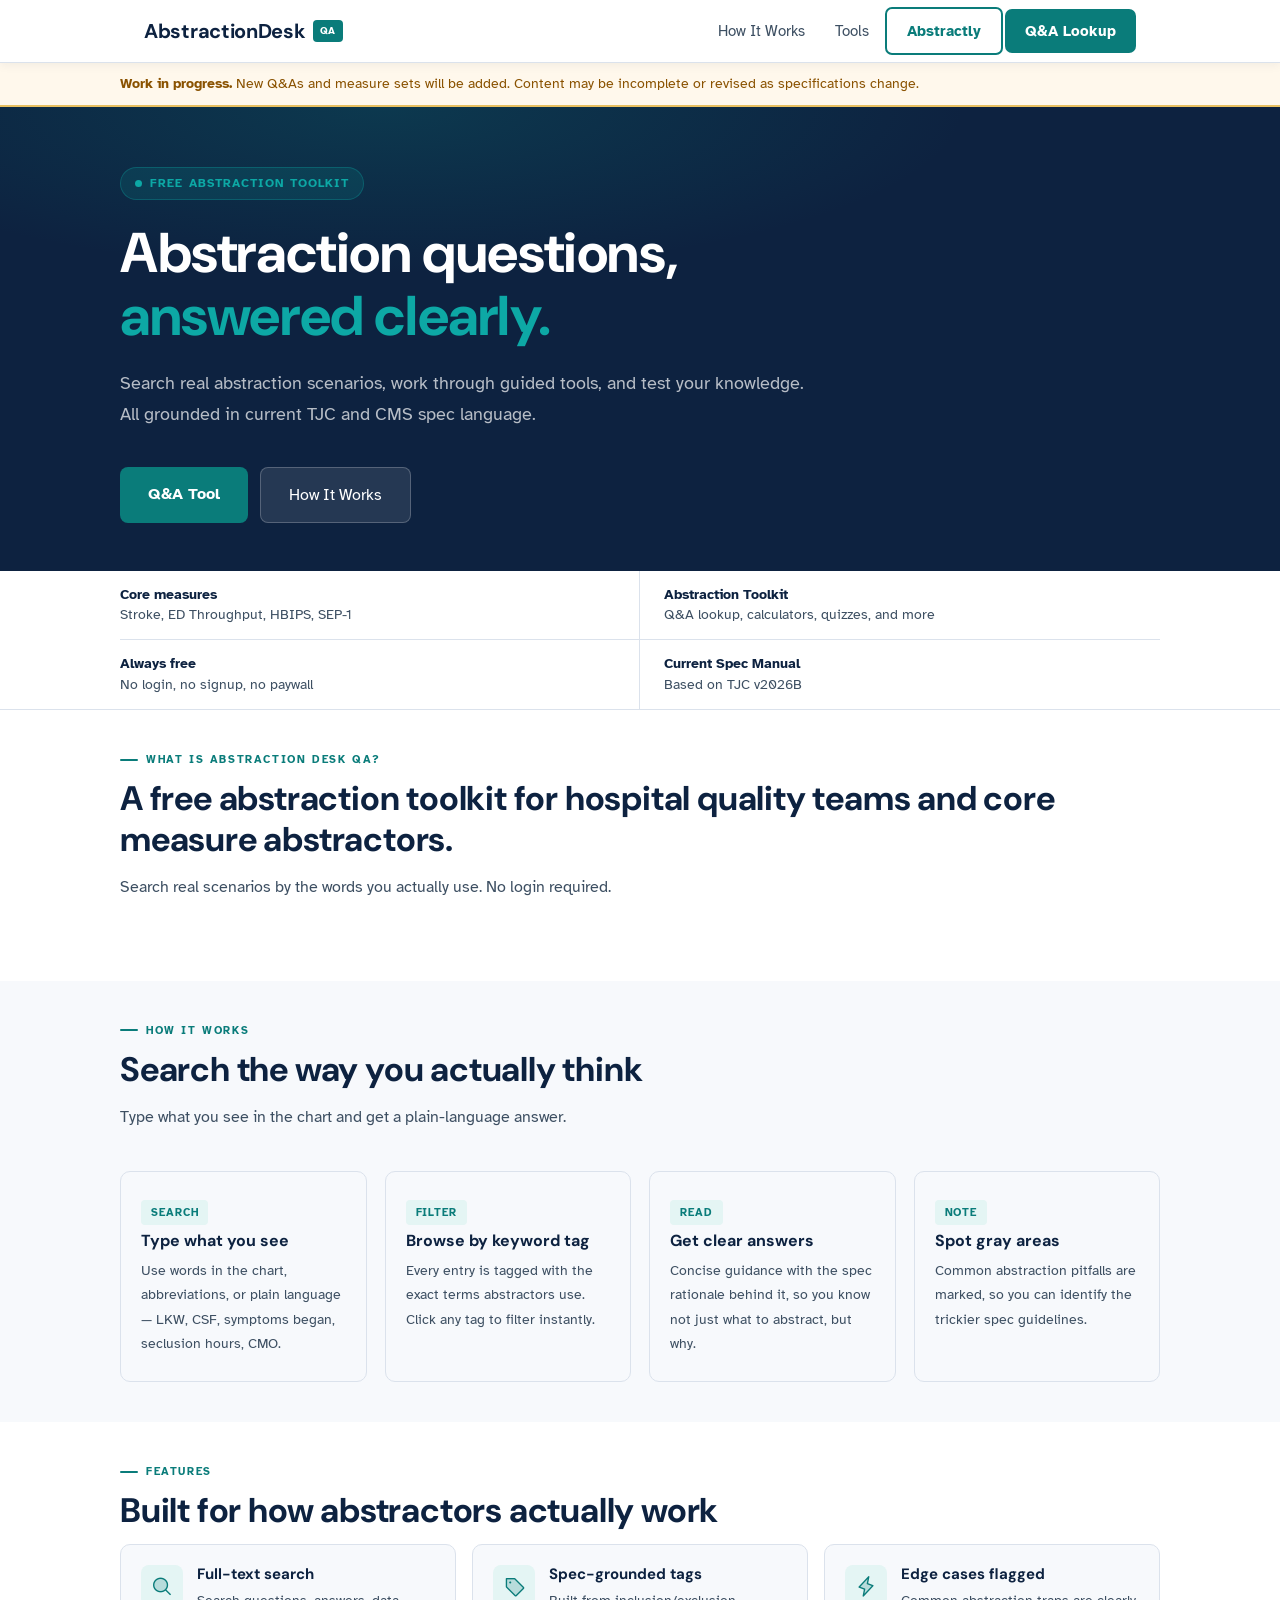
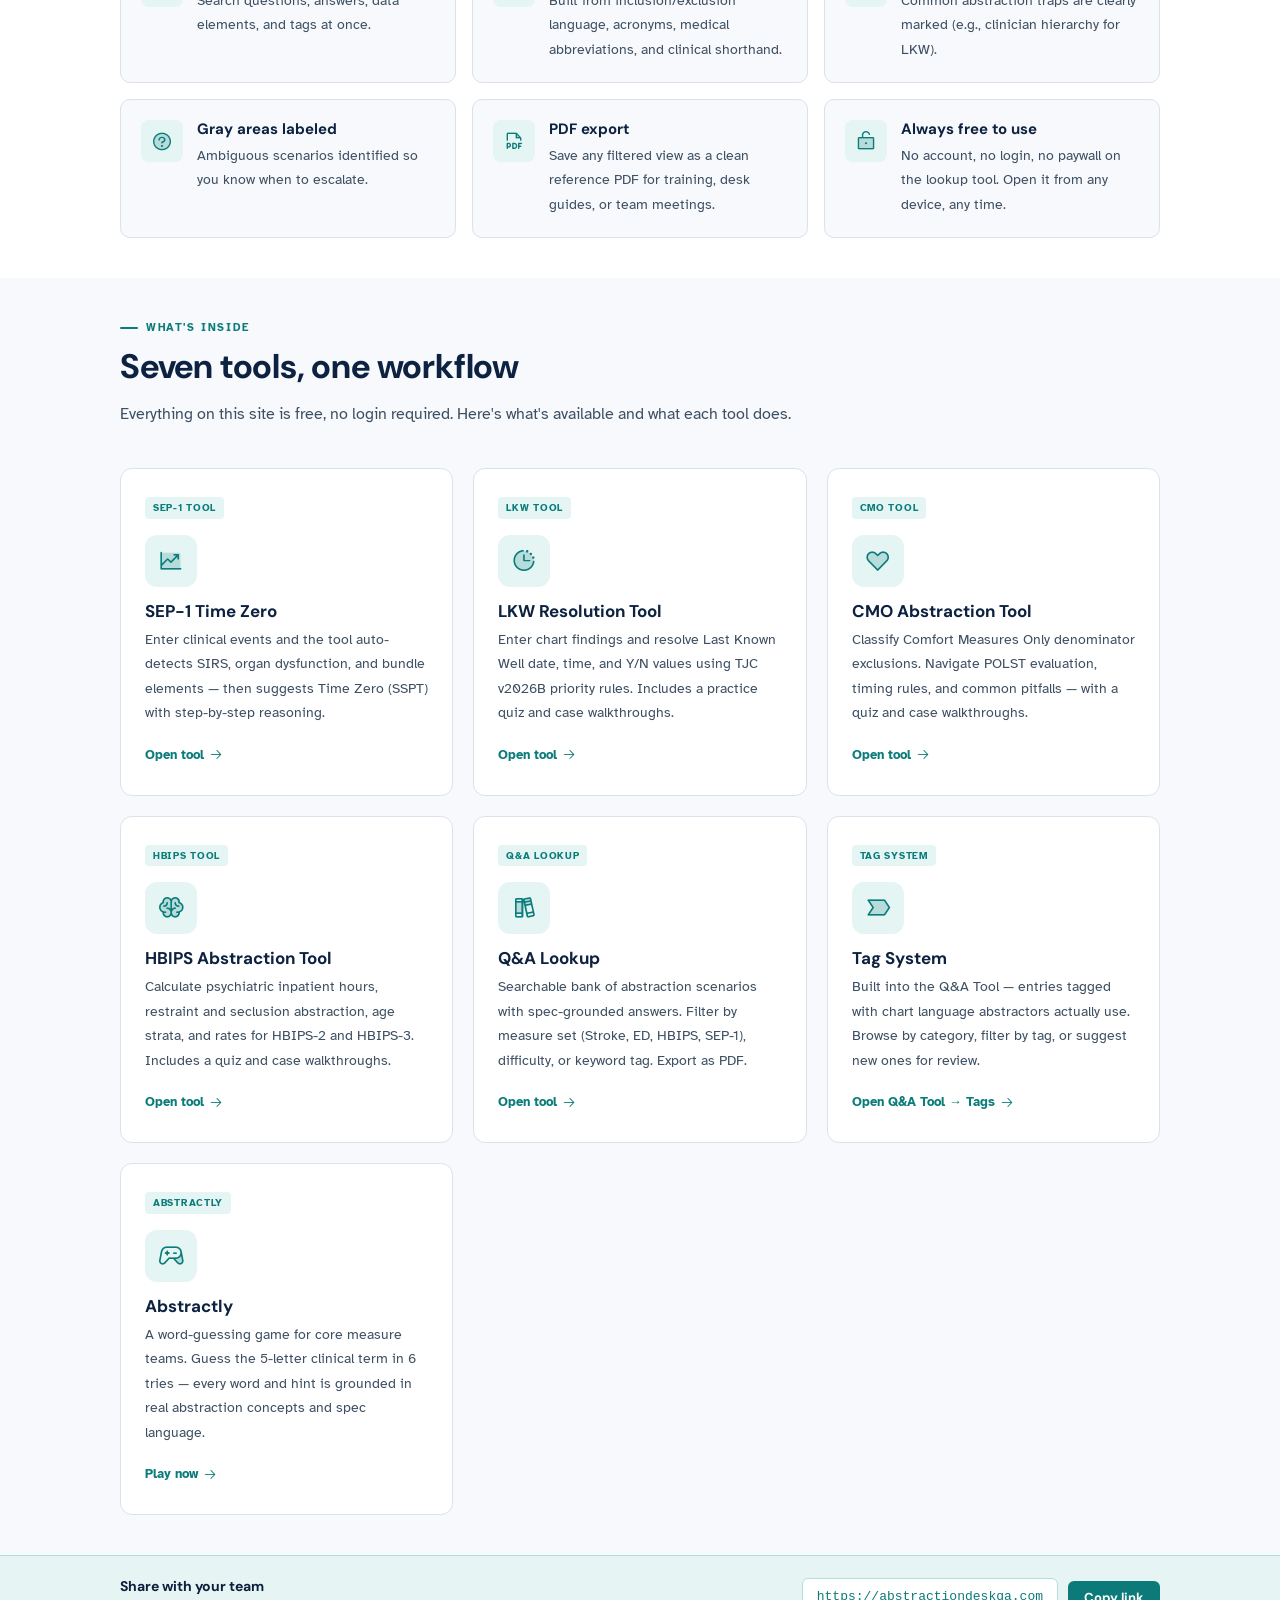
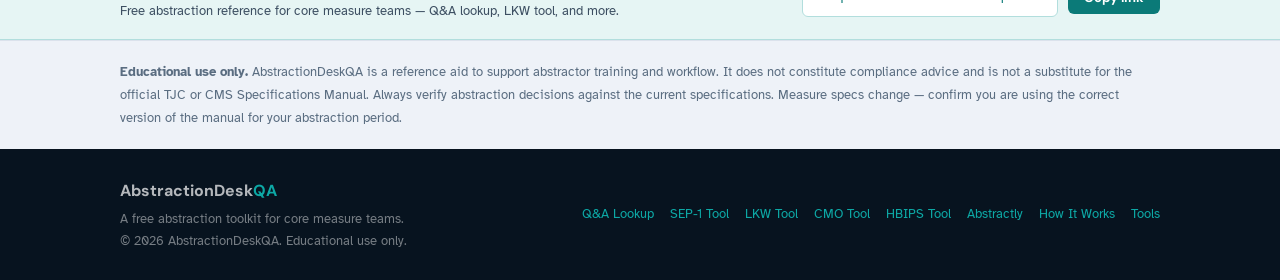
<file: index.html>
<!DOCTYPE html>
<html lang="en">
<head>
<meta charset="UTF-8">
<meta name="viewport" content="width=device-width, initial-scale=1.0">
<meta name="description" content="A free abstraction toolkit for hospital quality teams and core measure abstractors. Search real scenarios, use interactive calculators, practice quizzes, and case walkthroughs — grounded in TJC and CMS spec language.">
<title>AbstractionDeskQA — Free Abstraction Toolkit for Core Measure Teams</title>
<link rel="canonical" href="https://abstractiondeskqa.com/">
<meta property="og:type" content="website">
<meta property="og:url" content="https://abstractiondeskqa.com/">
<meta property="og:site_name" content="AbstractionDeskQA">
<meta property="og:title" content="AbstractionDeskQA — Free Abstraction Toolkit for Core Measure Teams">
<meta property="og:description" content="A free abstraction toolkit for hospital quality teams and core measure abstractors. Search real scenarios, use interactive calculators, practice quizzes, and case walkthroughs — grounded in TJC and CMS spec language.">
<link rel="preconnect" href="https://fonts.googleapis.com">
<link href="https://fonts.googleapis.com/css2?family=Atkinson+Hyperlegible:ital,wght@0,400;0,700;1,400&family=DM+Sans:wght@400;500;600;700&display=swap" rel="stylesheet">
<!-- Phosphor Icons -->
<link rel="stylesheet" href="assets/phosphor/regular.css">
<link rel="stylesheet" href="assets/phosphor/duotone.css">
<!-- Shared design tokens / structural CSS (T-04) -->
<link rel="stylesheet" href="assets/tokens.css">
<link rel="stylesheet" href="assets/site.css">
<style>
  *, *::before, *::after { box-sizing: border-box; margin: 0; padding: 0; }
  html { scroll-behavior: smooth; }
  body {
    font-family: var(--body);
    background: var(--canvas);
    color: var(--ink);
    line-height: 1.75;
    font-size: 17px;
    -webkit-font-smoothing: antialiased;
  }
  a { color: var(--teal); }
  a:hover { text-decoration: underline; }

  /* NAV */
  .nav {
    background: var(--white);
    border-bottom: 1px solid var(--border);
    position: sticky; top: 0; z-index: 80;
    box-shadow: var(--shadow-sm);
  }
  .nav-inner {
    max-width: var(--max); margin: 0 auto; padding: 0 24px;
    display: flex; align-items: center; justify-content: space-between;
    height: 62px;
  }
  .nav-brand {
    font-family: var(--heading);
    font-size: 20px; font-weight: 700;
    color: var(--navy); letter-spacing: -.3px;
    display: flex; align-items: center; gap: 7px;
    text-decoration: none;
  }
  .nav-brand:hover { text-decoration: none; }
  .qa-badge {
    background: var(--teal); color: white;
    font-size: 10px; font-weight: 700; padding: 2px 7px;
    border-radius: 4px; letter-spacing: .6px; font-family: var(--body);
  }
  .nav-links { display: flex; gap: 2px; align-items: center; }
  .nav-link {
    font-family: var(--body); font-size: 15px; font-weight: 400;
    color: var(--ink-mid); padding: 7px 14px; border-radius: 6px;
    transition: all .15s; border: none; background: none;
    cursor: pointer; text-decoration: none;
  }
  .nav-link:hover { background: var(--teal-pale); color: var(--teal); text-decoration: none; }
  .nav-cta {
    background: var(--teal); color: white;
    font-family: var(--body); font-size: 15px; font-weight: 700;
    padding: 9px 20px; border-radius: 7px; border: none;
    cursor: pointer; transition: all .15s; text-decoration: none;
    white-space: nowrap;
  }
  .nav-cta:hover { background: var(--teal2); text-decoration: none; color: white; }
  .nav-cta-ghost {
    background: transparent; color: var(--teal);
    font-family: var(--body); font-size: 15px; font-weight: 700;
    padding: 9px 20px; border-radius: 7px;
    border: 2px solid var(--teal); cursor: pointer;
    transition: all .15s; text-decoration: none; white-space: nowrap;
  }
  .nav-cta-ghost:hover { background: var(--teal); color: white; text-decoration: none; }

  /* WIP BANNER */
  .wip-banner {
    background: var(--amber-bg);
    border-bottom: 2px solid var(--amber-border);
    padding: 10px 24px;
  }
  .wip-inner {
    max-width: var(--max); margin: 0 auto;
    font-size: 14px; color: var(--amber); line-height: 1.6;
  }
  .wip-inner strong { font-weight: 700; }

  /* HERO */
  .hero {
    background: var(--navy);
    padding: 60px 24px 48px;
    position: relative; overflow: hidden;
  }
  .hero::before {
    content: '';
    position: absolute; inset: 0;
    background: radial-gradient(ellipse 70% 55% at 30% 0%, rgba(10,124,122,.25) 0%, transparent 65%);
    pointer-events: none;
  }
  .hero-inner { max-width: var(--max); margin: 0 auto; position: relative; }
  .hero-eyebrow {
    display: inline-flex; align-items: center; gap: 8px;
    background: rgba(13,168,165,.14); border: 1px solid rgba(13,168,165,.3);
    color: var(--teal2); font-size: 12px; font-weight: 700;
    text-transform: uppercase; letter-spacing: 1.1px;
    padding: 5px 14px; border-radius: 20px; margin-bottom: 22px;
  }
  .hero-dot {
    width: 7px; height: 7px; border-radius: 50%;
    background: var(--teal2); animation: pulse 2.2s infinite;
  }
  @keyframes pulse { 0%,100%{opacity:1} 50%{opacity:.35} }
  .hero h1 {
    font-family: var(--heading);
    font-size: clamp(34px, 5.5vw, 56px);
    font-weight: 700; color: white;
    line-height: 1.12; letter-spacing: -.4px;
    margin-bottom: 20px; max-width: 680px;
  }
  .hero h1 em { color: var(--teal2); font-style: normal; }
  .hero-sub {
    font-size: clamp(16px, 2vw, 18px);
    color: rgba(255,255,255,.7);
    max-width: 720px; line-height: 1.75;
    margin-bottom: 36px;
  }
  .hero-btns { display: flex; gap: 12px; flex-wrap: wrap; }
  .btn-primary {
    background: var(--teal); color: white;
    font-family: var(--body); font-size: 16px; font-weight: 700;
    padding: 13px 28px; border-radius: 8px; border: none;
    cursor: pointer; transition: all .15s; text-decoration: none;
    display: inline-block;
  }
  .btn-primary:hover { background: var(--teal2); text-decoration: none; color: white; transform: translateY(-1px); box-shadow: 0 6px 20px rgba(10,124,122,.32); }
  .btn-secondary {
    background: rgba(255,255,255,.1); color: white;
    font-family: var(--body); font-size: 16px; font-weight: 400;
    padding: 13px 28px; border-radius: 8px;
    border: 1px solid rgba(255,255,255,.22); cursor: pointer;
    transition: all .15s; text-decoration: none; display: inline-block;
  }
  .btn-secondary:hover { background: rgba(255,255,255,.18); text-decoration: none; color: white; }

  /* STATS */
  .stats {
    background: var(--white);
    border-bottom: 1px solid var(--border);
    padding: 0 24px;
  }
  .stats-inner {
    max-width: var(--max); margin: 0 auto;
    display: grid;
    grid-template-columns: repeat(2, 1fr);
    gap: 0;
  }
  .stat {
    padding: 14px 20px 14px 0;
    border-bottom: 1px solid var(--border);
    font-size: 14px; color: var(--ink-mid); line-height: 1.45;
  }
  .stat:nth-child(odd) { padding-right: 24px; border-right: 1px solid var(--border); }
  .stat:nth-child(even) { padding-left: 24px; }
  .stat:nth-last-child(-n+2) { border-bottom: none; }
  .stat strong { color: var(--navy); font-weight: 700; display: block; font-size: 14px; }

  /* SECTIONS */
  .section { padding: 40px 24px; }
  .section-alt { background: var(--white); }
  .container { max-width: var(--max); margin: 0 auto; }
  .section-label {
    font-size: 11px; font-weight: 700; text-transform: uppercase;
    letter-spacing: 1.6px; color: var(--teal); margin-bottom: 10px;
    display: flex; align-items: center; gap: 8px;
  }
  .section-label::before {
    content: ''; display: block;
    width: 18px; height: 2px; background: var(--teal); border-radius: 1px;
  }
  .section-title {
    font-family: var(--heading);
    font-size: clamp(22px, 3.2vw, 34px);
    font-weight: 700; color: var(--navy); line-height: 1.2;
    letter-spacing: -.2px; margin-bottom: 12px; max-width: 640px;
  }
  .section-sub {
    font-size: 16px; color: var(--ink-mid);
    max-width: 720px; line-height: 1.75;
    margin-bottom: 40px;
  }
  .section-title--full { max-width: 100%; }

  /* HOW IT WORKS */
  .how-grid {
    display: grid;
    grid-template-columns: repeat(auto-fit, minmax(220px, 1fr));
    gap: 18px;
  }
  .how-card {
    background: var(--canvas); border: 1px solid var(--border);
    border-radius: var(--radius); padding: 24px 20px;
    transition: box-shadow .15s;
  }
  .how-card:hover { box-shadow: var(--shadow); }
  .how-step {
    display: inline-block;
    background: var(--teal-pale); color: var(--teal);
    font-size: 11px; font-weight: 700; text-transform: uppercase;
    letter-spacing: .9px; padding: 3px 10px; border-radius: 4px;
    margin-bottom: 6px; font-family: var(--body);
  }
  .how-card h3 {
    font-family: var(--heading); font-size: 16px;
    font-weight: 700; color: var(--navy); margin-bottom: 7px; line-height: 1.3;
  }
  .how-card p { font-size: 14px; color: var(--ink-mid); line-height: 1.75; }

  /* PHOSPHOR ICON WRAPPER */
  .ph-icon-wrap {
    width: 42px; height: 42px; border-radius: 8px;
    background: var(--teal-pale);
    display: flex; align-items: center; justify-content: center;
    flex-shrink: 0;
  }
  .ph-icon-wrap i { color: var(--teal); font-size: 22px; }

  /* FEATURES */
  .features-grid {
    display: grid;
    grid-template-columns: repeat(auto-fit, minmax(290px, 1fr));
    gap: 16px;
  }
  .feat {
    background: var(--canvas); border: 1px solid var(--border);
    border-radius: var(--radius); padding: 20px;
    display: flex; gap: 14px; align-items: flex-start;
    transition: box-shadow .15s;
  }
  .feat:hover { box-shadow: var(--shadow); }
  .feat-body h3 {
    font-family: var(--heading); font-size: 15px;
    font-weight: 700; color: var(--navy); margin-bottom: 4px; line-height: 1.3;
  }
  .feat-body p { font-size: 14px; color: var(--ink-mid); line-height: 1.75; }

  /* TOOLS SECTION */
  .tools-grid {
    display: grid;
    grid-template-columns: repeat(3, 1fr);
    gap: 20px;
    margin-top: 4px;
  }
  @media(max-width:900px){
    .tools-grid { grid-template-columns: repeat(2, 1fr); }
  }
  @media(max-width:580px){
    .tools-grid { grid-template-columns: 1fr; }
  }
  .tool-card {
    background: var(--white);
    border: 1px solid var(--border);
    border-radius: 12px;
    padding: 28px 24px;
    display: flex; flex-direction: column; gap: 14px;
    transition: box-shadow .18s, transform .18s;
    text-decoration: none; color: inherit;
    position: relative; overflow: hidden;
  }
  .tool-card::before {
    content: '';
    position: absolute; top: 0; left: 0; right: 0;
    height: 3px; background: var(--teal);
    opacity: 0; transition: opacity .18s;
  }
  .tool-card:hover { box-shadow: var(--shadow); transform: translateY(-2px); text-decoration: none; color: inherit; }
  .tool-card:hover::before { opacity: 1; }
  .tool-card-icon {
    width: 52px; height: 52px; border-radius: 12px;
    background: var(--teal-pale);
    display: flex; align-items: center; justify-content: center;
    flex-shrink: 0;
  }
  .tool-card-icon i { color: var(--teal); font-size: 26px; }
  .tool-card h3 {
    font-family: var(--heading); font-size: 17px;
    font-weight: 700; color: var(--navy); margin-bottom: 6px; line-height: 1.25;
  }
  .tool-card p { font-size: 14px; color: var(--ink-mid); line-height: 1.75; flex: 1; }
  .tool-card-link {
    display: inline-flex; align-items: center; gap: 5px;
    font-size: 13px; font-weight: 700; color: var(--teal);
    text-decoration: none; margin-top: 4px;
    transition: gap .15s;
  }
  .tool-card:hover .tool-card-link { gap: 8px; }
  .tool-card-link i { font-size: 14px; }
  .tool-tag {
    display: inline-block;
    background: var(--teal-pale); color: var(--teal);
    font-size: 10px; font-weight: 700; text-transform: uppercase;
    letter-spacing: .7px; padding: 2px 8px; border-radius: 4px;
    margin-bottom: 2px; align-self: flex-start;
  }

  /* RESPONSIVE */
  @media(max-width:640px){
    .nav-links .nav-link { display: none; }
    .stats-inner { grid-template-columns: 1fr; }
    .stat:nth-child(odd) { border-right: none; padding-right: 0; }
    .stat:nth-child(even) { padding-left: 0; }
    .stat:nth-last-child(-n+2) { border-bottom: 1px solid var(--border); }
    .stat:last-child { border-bottom: none; }
  }

  /* SCROLL FADE */
  .fade-up {
    opacity: 0; transform: translateY(20px);
    transition: opacity .45s ease, transform .45s ease;
  }
  .fade-up.visible { opacity: 1; transform: translateY(0); }
  .how-grid .how-card:nth-child(2) { transition-delay: .1s; }
  .how-grid .how-card:nth-child(3) { transition-delay: .2s; }
  .how-grid .how-card:nth-child(4) { transition-delay: .3s; }
  .features-grid .feat:nth-child(2) { transition-delay: .07s; }
  .features-grid .feat:nth-child(3) { transition-delay: .14s; }
  .features-grid .feat:nth-child(4) { transition-delay: .21s; }
  .features-grid .feat:nth-child(5) { transition-delay: .28s; }
  .features-grid .feat:nth-child(6) { transition-delay: .35s; }
  .tools-grid .tool-card:nth-child(1) { transition-delay: 0s; }
  .tools-grid .tool-card:nth-child(2) { transition-delay: .1s; }
  .tools-grid .tool-card:nth-child(3) { transition-delay: .2s; }
  .tools-grid .tool-card:nth-child(4) { transition-delay: .3s; }
  .tools-grid .tool-card:nth-child(5) { transition-delay: .4s; }
  .tools-grid .tool-card:nth-child(6) { transition-delay: .5s; }
  .tools-grid .tool-card:nth-child(7) { transition-delay: .6s; }
  @media (prefers-reduced-motion: reduce) {
    *, *::before, *::after {
      animation-duration: 0.01ms !important;
      animation-iteration-count: 1 !important;
      transition-duration: 0.01ms !important;
      scroll-behavior: auto !important;
    }
  }
</style>
<script async src="https://www.googletagmanager.com/gtag/js?id=G-QJPP46JWX3"></script>
<script>
  window.dataLayer = window.dataLayer || [];
  function gtag(){dataLayer.push(arguments);}
  gtag('js', new Date());
  gtag('config', 'G-QJPP46JWX3');
</script>
</head>
<body>

<a href="#main" class="skip-link">Skip to main content</a>

<!-- NAV -->
<nav class="nav" aria-label="Main navigation">
  <div class="nav-inner">
    <a href="/" class="nav-brand" aria-label="AbstractionDeskQA home">
      AbstractionDesk<span class="qa-badge">QA</span>
    </a>
    <div class="nav-links">
      <a href="#how" class="nav-link">How It Works</a>
      <a href="#tools" class="nav-link">Tools</a>
      <a href="abstractly.html" class="nav-cta-ghost">Abstractly</a>
      <a href="lookup.html" class="nav-cta">Q&amp;A Lookup</a>
    </div>
  </div>
</nav>

<!-- WIP BANNER -->
<div class="wip-banner" role="note" aria-label="Work in progress notice">
  <div class="wip-inner">
    <strong>Work in progress.</strong>
    New Q&amp;As and measure sets will be added. Content may be incomplete or revised as specifications change.
  </div>
</div>

<main id="main">

  <!-- HERO -->
  <section class="hero" aria-labelledby="hero-heading">
    <div class="hero-inner">
      <div class="hero-eyebrow">
        <span class="hero-dot" aria-hidden="true"></span>
        Free Abstraction Toolkit
      </div>
      <h1 id="hero-heading">
        Abstraction questions,<br><em>answered clearly.</em>
      </h1>
      <p class="hero-sub">
        Search real abstraction scenarios, work through guided tools, and test your knowledge.<br>All grounded in current TJC and CMS spec language.
      </p>
      <div class="hero-btns">
        <a href="lookup.html" class="btn-primary">Q&amp;A Tool</a>
        <a href="#how" class="btn-secondary">How It Works</a>
      </div>
    </div>
  </section>

  <!-- STATS -->
  <aside class="stats" aria-label="Tool highlights">
    <div class="stats-inner">
      <div class="stat">
        <strong>Core measures</strong>
        Stroke, ED Throughput, HBIPS, SEP-1
      </div>
      <div class="stat">
        <strong>Abstraction Toolkit</strong>
        Q&amp;A lookup, calculators, quizzes, and more
      </div>
      <div class="stat">
        <strong>Always free</strong>
        No login, no signup, no paywall
      </div>
      <div class="stat">
        <strong>Current Spec Manual</strong>
        Based on TJC v2026B
      </div>
    </div>
  </aside>

  <!-- ABOUT -->
  <section class="section section-alt" aria-labelledby="about-heading">
    <div class="container">
      <div class="section-label" aria-hidden="true">What is Abstraction Desk QA?</div>
      <h2 class="section-title section-title--full" id="about-heading">A free abstraction toolkit for hospital quality teams and core measure abstractors.</h2>
      <p class="section-sub">Search real scenarios by the words you actually use. No login required.</p>
    </div>
  </section>

  <!-- HOW IT WORKS -->
  <section class="section" id="how" aria-labelledby="how-heading">
    <div class="container">
      <div class="section-label" aria-hidden="true">How It Works</div>
      <h2 class="section-title" id="how-heading">Search the way you actually think</h2>
      <p class="section-sub">Type what you see in the chart and get a plain-language answer.</p>
      <div class="how-grid">
        <div class="how-card fade-up">
          <div class="how-step">Search</div>
          <h3>Type what you see</h3>
          <p>Use words in the chart, abbreviations, or plain language — LKW, CSF, symptoms began, seclusion hours, CMO.</p>
        </div>
        <div class="how-card fade-up">
          <div class="how-step">Filter</div>
          <h3>Browse by keyword tag</h3>
          <p>Every entry is tagged with the exact terms abstractors use. Click any tag to filter instantly.</p>
        </div>
        <div class="how-card fade-up">
          <div class="how-step">Read</div>
          <h3>Get clear answers</h3>
          <p>Concise guidance with the spec rationale behind it, so you know not just what to abstract, but why.</p>
        </div>
        <div class="how-card fade-up">
          <div class="how-step">Note</div>
          <h3>Spot gray areas</h3>
          <p>Common abstraction pitfalls are marked, so you can identify the trickier spec guidelines.</p>
        </div>
      </div>
    </div>
  </section>

  <!-- FEATURES -->
  <section class="section section-alt" aria-labelledby="features-heading">
    <div class="container">
      <div class="section-label" aria-hidden="true">Features</div>
      <h2 class="section-title" id="features-heading">Built for how abstractors actually work</h2>
      <div class="features-grid">
        <div class="feat fade-up">
          <div class="ph-icon-wrap" role="img" aria-label="Search">
            <i class="ph-duotone ph-magnifying-glass"></i>
          </div>
          <div class="feat-body">
            <h3>Full-text search</h3>
            <p>Search questions, answers, data elements, and tags at once.</p>
          </div>
        </div>
        <div class="feat fade-up">
          <div class="ph-icon-wrap" role="img" aria-label="Tags">
            <i class="ph-duotone ph-tag"></i>
          </div>
          <div class="feat-body">
            <h3>Spec-grounded tags</h3>
            <p>Built from inclusion/exclusion language, acronyms, medical abbreviations, and clinical shorthand.</p>
          </div>
        </div>
        <div class="feat fade-up">
          <div class="ph-icon-wrap" role="img" aria-label="Edge cases">
            <i class="ph-duotone ph-lightning"></i>
          </div>
          <div class="feat-body">
            <h3>Edge cases flagged</h3>
            <p>Common abstraction traps are clearly marked (e.g., clinician hierarchy for LKW).</p>
          </div>
        </div>
        <div class="feat fade-up">
          <div class="ph-icon-wrap" role="img" aria-label="Gray areas">
            <i class="ph-duotone ph-question"></i>
          </div>
          <div class="feat-body">
            <h3>Gray areas labeled</h3>
            <p>Ambiguous scenarios identified so you know when to escalate.</p>
          </div>
        </div>
        <div class="feat fade-up">
          <div class="ph-icon-wrap" role="img" aria-label="PDF export">
            <i class="ph-duotone ph-file-pdf"></i>
          </div>
          <div class="feat-body">
            <h3>PDF export</h3>
            <p>Save any filtered view as a clean reference PDF for training, desk guides, or team meetings.</p>
          </div>
        </div>
        <div class="feat fade-up">
          <div class="ph-icon-wrap" role="img" aria-label="Free to use">
            <i class="ph-duotone ph-lock-open"></i>
          </div>
          <div class="feat-body">
            <h3>Always free to use</h3>
            <p>No account, no login, no paywall on the lookup tool. Open it from any device, any time.</p>
          </div>
        </div>
      </div>
    </div>
  </section>

  <!-- TOOLS -->
  <section class="section" id="tools" aria-labelledby="tools-heading">
    <div class="container">
      <div class="section-label" aria-hidden="true">What's Inside</div>
      <h2 class="section-title" id="tools-heading">Seven tools, one workflow</h2>
      <p class="section-sub">Everything on this site is free, no login required. Here's what's available and what each tool does.</p>
      <div class="tools-grid">

        <!-- SEP-1 Tool — first -->
        <a href="sep1-tool.html" class="tool-card fade-up" aria-label="Open the SEP-1 Time Zero Tool">
          <span class="tool-tag">SEP-1 Tool</span>
          <div class="tool-card-icon" aria-hidden="true">
            <i class="ph-duotone ph-chart-line-up"></i>
          </div>
          <div>
            <h3>SEP-1 Time Zero</h3>
            <p>Enter clinical events and the tool auto-detects SIRS, organ dysfunction, and bundle elements — then suggests Time Zero (SSPT) with step-by-step reasoning.</p>
          </div>
          <span class="tool-card-link">
            Open tool <i class="ph ph-arrow-right"></i>
          </span>
        </a>

        <!-- LKW Tool -->
        <a href="lkw-tool.html" class="tool-card fade-up" aria-label="Open the LKW Resolution Tool">
          <span class="tool-tag">LKW Tool</span>
          <div class="tool-card-icon" aria-hidden="true">
            <i class="ph-duotone ph-clock-countdown"></i>
          </div>
          <div>
            <h3>LKW Resolution Tool</h3>
            <p>Enter chart findings and resolve Last Known Well date, time, and Y/N values using TJC v2026B priority rules. Includes a practice quiz and case walkthroughs.</p>
          </div>
          <span class="tool-card-link">
            Open tool <i class="ph ph-arrow-right"></i>
          </span>
        </a>

        <!-- CMO Tool -->
        <a href="cmo-tool.html" class="tool-card fade-up" aria-label="Open the CMO Abstraction Tool">
          <span class="tool-tag">CMO Tool</span>
          <div class="tool-card-icon" aria-hidden="true">
            <i class="ph-duotone ph-heart-straight"></i>
          </div>
          <div>
            <h3>CMO Abstraction Tool</h3>
            <p>Classify Comfort Measures Only denominator exclusions. Navigate POLST evaluation, timing rules, and common pitfalls — with a quiz and case walkthroughs.</p>
          </div>
          <span class="tool-card-link">
            Open tool <i class="ph ph-arrow-right"></i>
          </span>
        </a>

        <!-- HBIPS Tool -->
        <a href="hbips-tool.html" class="tool-card fade-up" aria-label="Open the HBIPS Abstraction Tool">
          <span class="tool-tag">HBIPS Tool</span>
          <div class="tool-card-icon" aria-hidden="true">
            <i class="ph-duotone ph-brain"></i>
          </div>
          <div>
            <h3>HBIPS Abstraction Tool</h3>
            <p>Calculate psychiatric inpatient hours, restraint and seclusion abstraction, age strata, and rates for HBIPS-2 and HBIPS-3. Includes a quiz and case walkthroughs.</p>
          </div>
          <span class="tool-card-link">
            Open tool <i class="ph ph-arrow-right"></i>
          </span>
        </a>

        <!-- Q&A Lookup -->
        <a href="lookup.html" class="tool-card fade-up" aria-label="Open the Q&A Lookup tool">
          <span class="tool-tag">Q&amp;A Lookup</span>
          <div class="tool-card-icon" aria-hidden="true">
            <i class="ph-duotone ph-books"></i>
          </div>
          <div>
            <h3>Q&amp;A Lookup</h3>
            <p>Searchable bank of abstraction scenarios with spec-grounded answers. Filter by measure set (Stroke, ED, HBIPS, SEP-1), difficulty, or keyword tag. Export as PDF.</p>
          </div>
          <span class="tool-card-link">
            Open tool <i class="ph ph-arrow-right"></i>
          </span>
        </a>

        <!-- Tag System -->
        <a href="lookup.html" class="tool-card fade-up" aria-label="Open the Tag System in the Q&A tool">
          <span class="tool-tag">Tag System</span>
          <div class="tool-card-icon" aria-hidden="true">
            <i class="ph-duotone ph-tag-chevron"></i>
          </div>
          <div>
            <h3>Tag System</h3>
            <p>Built into the Q&amp;A Tool — entries tagged with chart language abstractors actually use. Browse by category, filter by tag, or suggest new ones for review.</p>
          </div>
          <span class="tool-card-link">
            Open Q&amp;A Tool → Tags <i class="ph ph-arrow-right"></i>
          </span>
        </a>

        <!-- Abstractly -->
        <a href="abstractly.html" class="tool-card fade-up" aria-label="Play Abstractly — the core measure word game">
          <span class="tool-tag">Abstractly</span>
          <div class="tool-card-icon" aria-hidden="true">
            <i class="ph-duotone ph-game-controller"></i>
          </div>
          <div>
            <h3>Abstractly</h3>
            <p>A word-guessing game for core measure teams. Guess the 5-letter clinical term in 6 tries — every word and hint is grounded in real abstraction concepts and spec language.</p>
          </div>
          <span class="tool-card-link">
            Play now <i class="ph ph-arrow-right"></i>
          </span>
        </a>

      </div>
    </div>
  </section>

  <!-- SHARE STRIP -->
  <div class="share-strip">
    <div class="share-strip-inner">
      <div>
        <div class="share-strip-title">Share with your team</div>
        <div class="share-strip-sub">Free abstraction reference for core measure teams — Q&amp;A lookup, LKW tool, and more.</div>
      </div>
      <div class="share-strip-actions">
        <code class="share-url-pill">https://abstractiondeskqa.com</code>
        <button type="button" class="share-copy-btn">Copy link</button>
      </div>
    </div>
  </div>

  <!-- DISCLAIMER -->
  <div class="site-disclaimer" role="note" aria-label="Educational disclaimer">
    <div class="site-disclaimer-inner">
      <strong>Educational use only.</strong>
      AbstractionDeskQA is a reference aid to support abstractor training and workflow. It does not constitute compliance advice and is not a substitute for the official TJC or CMS Specifications Manual. Always verify abstraction decisions against the current specifications. Measure specs change — confirm you are using the correct version of the manual for your abstraction period.
    </div>
  </div>

  <!--
  ════════════════════════════════════
  PDF DOWNLOAD — hidden during testing
  ════════════════════════════════════

  <section class="section" id="download" aria-labelledby="download-heading">
    <div class="container">
      <div class="section-label">Download</div>
      <h2 class="section-title" id="download-heading">Take it offline</h2>
      <p class="section-sub">[ADD YOUR PRODUCT DESCRIPTION HERE]</p>
      <a href="YOUR_GUMROAD_LINK_HERE" class="btn-primary" target="_blank" rel="noopener noreferrer">
        Download PDF — $1
      </a>
    </div>
  </section>

  ════════════════════════════════════
  NEWSLETTER — hidden during testing
  ════════════════════════════════════

  <section class="section section-alt" id="newsletter" aria-labelledby="newsletter-heading">
    <div class="container" style="max-width:480px">
      <h2 class="section-title" id="newsletter-heading">Stay updated</h2>
      <p class="section-sub">Get notified when new Q&amp;As are added or spec changes affect your measures.</p>
      PASTE MAILCHIMP EMBED CODE HERE
    </div>
  </section>
  -->

</main>

<!-- FOOTER -->
<footer class="site-footer">
  <div class="site-footer-inner">
    <div>
      <div class="site-footer-brand">AbstractionDesk<span>QA</span></div>
      <p>A free abstraction toolkit for core measure teams.<br>
      &copy; <span id="yr"></span> AbstractionDeskQA. Educational use only.</p>
    </div>
    <div class="site-footer-links">
      <a href="lookup.html">Q&amp;A Lookup</a>
      <a href="sep1-tool.html">SEP-1 Tool</a>
      <a href="lkw-tool.html">LKW Tool</a>
      <a href="cmo-tool.html">CMO Tool</a>
      <a href="hbips-tool.html">HBIPS Tool</a>
      <a href="abstractly.html">Abstractly</a>
      <a href="#how">How It Works</a>
      <a href="#tools">Tools</a>
    </div>
  </div>
</footer>

<script src="assets/site.js"></script>
<script>
const obs = new IntersectionObserver(entries => {
  entries.forEach(e => { if(e.isIntersecting) e.target.classList.add('visible'); });
}, { threshold: 0.1 });
document.querySelectorAll('.fade-up').forEach(el => obs.observe(el));
</script>
<script data-name="BMC-Widget"
  data-cfasync="false"
  src="https://cdnjs.buymeacoffee.com/1.0.0/widget.prod.min.js"
  data-id="abstractiondeskqa"
  data-description="Support AbstractionDeskQA"
  data-message="If this tool helped you, consider supporting its development ☕"
  data-color="#0a7c7a"
  data-position="Right"
  data-x_margin="18"
  data-y_margin="18">
</script>
</body>
</html>
</file>
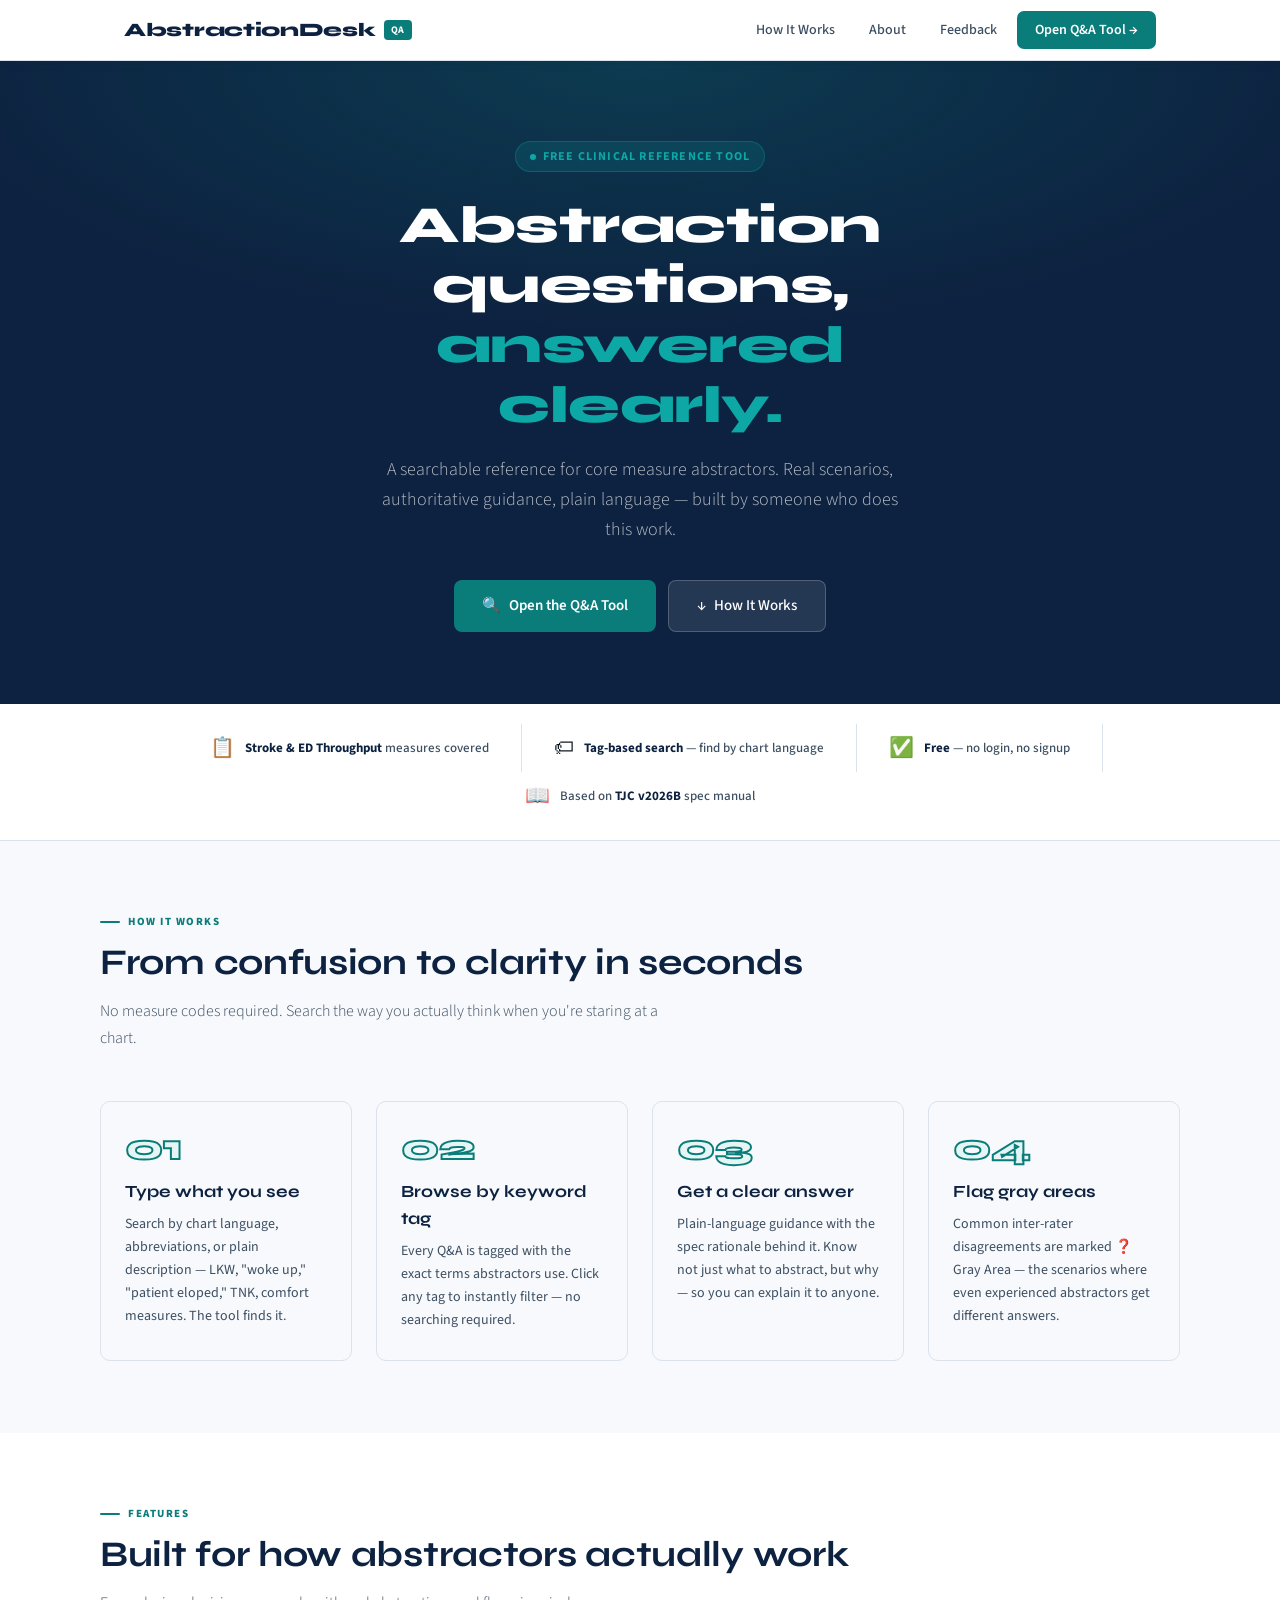
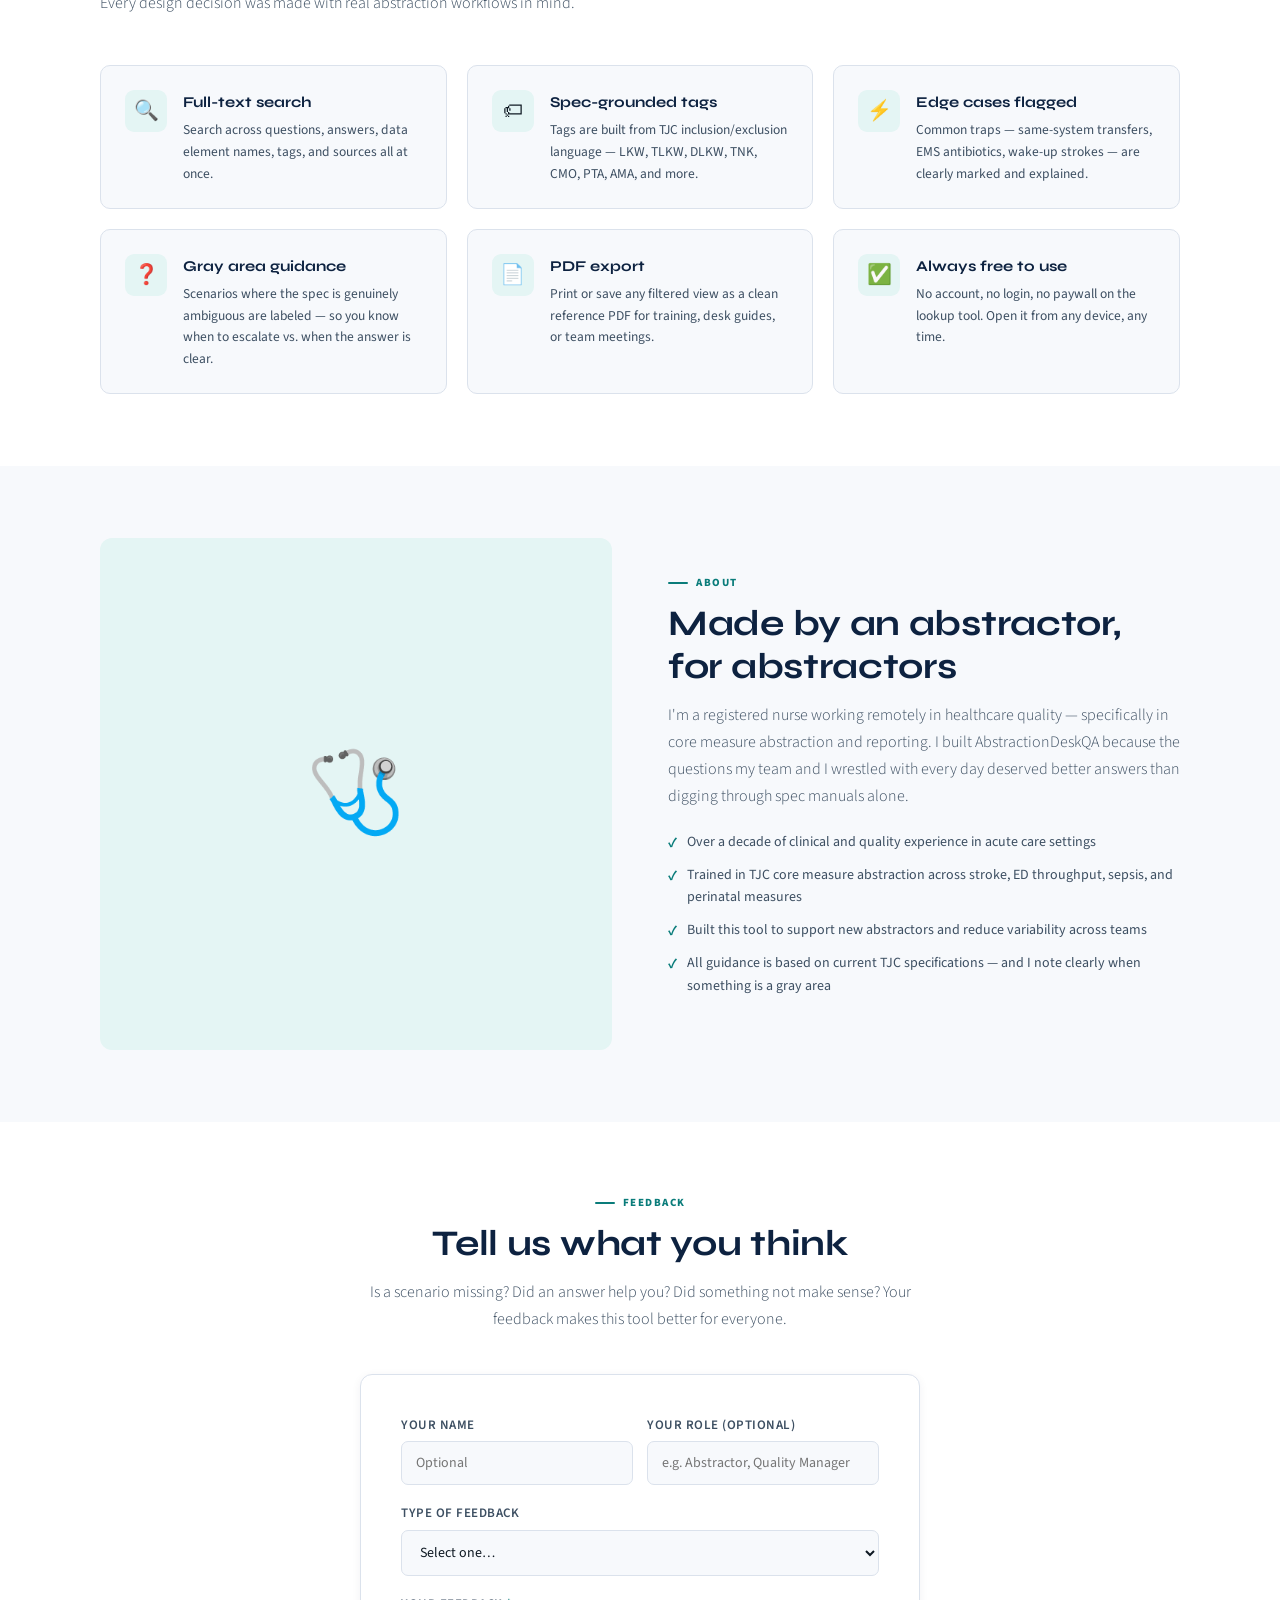
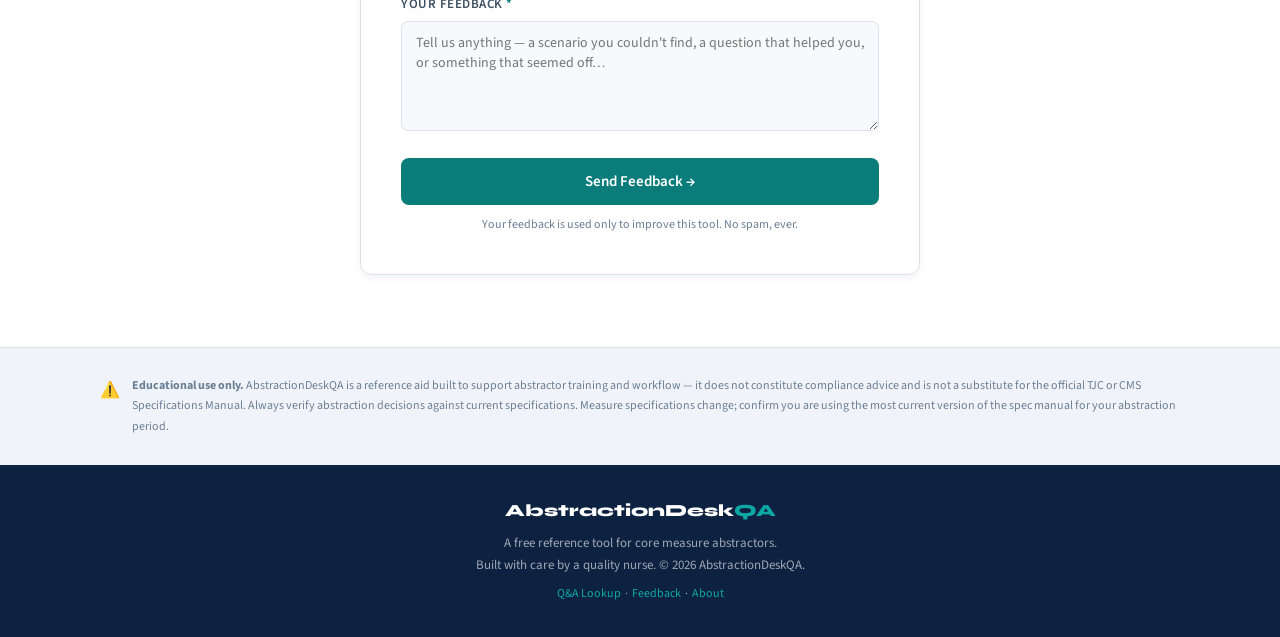
<file: abstractiondeskqa-index.html>
<!DOCTYPE html>
<html lang="en">
<head>
<meta charset="UTF-8">
<meta name="viewport" content="width=device-width, initial-scale=1.0">
<meta name="description" content="AbstractionDeskQA — A free clinical reference tool for core measure abstractors. Search real abstraction scenarios, get authoritative guidance.">
<title>AbstractionDeskQA — Core Measure Reference for Abstractors</title>
<link rel="preconnect" href="https://fonts.googleapis.com">
<link href="https://fonts.googleapis.com/css2?family=Syne:wght@400;500;600;700;800&family=Source+Sans+3:wght@300;400;500;600&display=swap" rel="stylesheet">
<style>
  /* ── RESET & BASE ── */
  *, *::before, *::after { box-sizing: border-box; margin: 0; padding: 0; }
  :root {
    --ink:       #0f1923;
    --ink-mid:   #3d4f62;
    --ink-soft:  #6b7f94;
    --canvas:    #f7f9fc;
    --white:     #ffffff;
    --navy:      #0d2240;
    --teal:      #0a7c7a;
    --teal2:     #0da8a5;
    --teal-pale: #e4f5f4;
    --border:    #dbe2ec;
    --accent:    #e8f0fe;
    --serif:     'Syne', sans-serif;
    --body:      'Source Sans 3', sans-serif;
    --radius:    10px;
    --shadow:    0 4px 24px rgba(13,34,64,.09);
    --shadow-sm: 0 2px 10px rgba(13,34,64,.06);
  }
  html { scroll-behavior: smooth; }
  body {
    font-family: var(--body);
    background: var(--canvas);
    color: var(--ink);
    line-height: 1.6;
    font-size: 16px;
    -webkit-font-smoothing: antialiased;
  }
  img { max-width: 100%; display: block; }
  a { color: var(--teal); text-decoration: none; }
  a:hover { text-decoration: underline; }
  a:focus-visible, button:focus-visible, input:focus-visible, textarea:focus-visible, select:focus-visible {
    outline: 3px solid var(--teal2);
    outline-offset: 3px;
    border-radius: 4px;
  }

  /* ── SKIP LINK (ADA) ── */
  .skip-link {
    position: absolute; top: -50px; left: 16px; z-index: 999;
    background: var(--navy); color: white; padding: 10px 18px;
    border-radius: var(--radius); font-weight: 600; font-size: 14px;
    transition: top .2s;
  }
  .skip-link:focus { top: 16px; }

  /* ── NAV ── */
  .nav {
    background: var(--white);
    border-bottom: 1px solid var(--border);
    position: sticky; top: 0; z-index: 80;
    box-shadow: var(--shadow-sm);
  }
  .nav-inner {
    max-width: 1080px; margin: 0 auto;
    padding: 0 24px;
    display: flex; align-items: center; justify-content: space-between;
    height: 60px;
  }
  .nav-brand {
    font-family: var(--serif);
    font-size: 19px; font-weight: 800;
    color: var(--navy); letter-spacing: -.3px;
    display: flex; align-items: center; gap: 8px;
  }
  .nav-brand .qa-badge {
    background: var(--teal); color: white;
    font-size: 10px; font-weight: 700; padding: 2px 7px;
    border-radius: 4px; letter-spacing: .5px; font-family: var(--body);
  }
  .nav-links { display: flex; gap: 6px; align-items: center; }
  .nav-link {
    font-size: 14px; font-weight: 500; color: var(--ink-mid);
    padding: 6px 14px; border-radius: 6px; transition: all .15s;
    border: none; background: none; cursor: pointer; font-family: var(--body);
  }
  .nav-link:hover { background: var(--teal-pale); color: var(--teal); text-decoration: none; }
  .nav-cta {
    background: var(--teal); color: white;
    font-size: 14px; font-weight: 600; padding: 8px 18px;
    border-radius: 7px; border: none; cursor: pointer; font-family: var(--body);
    transition: all .15s; white-space: nowrap;
  }
  .nav-cta:hover { background: var(--teal2); text-decoration: none; color: white; }

  /* ── HERO ── */
  .hero {
    background: var(--navy);
    padding: 80px 24px 72px;
    text-align: center;
    position: relative;
    overflow: hidden;
  }
  .hero::before {
    content: '';
    position: absolute; inset: 0;
    background: radial-gradient(ellipse 80% 60% at 50% 0%, rgba(10,124,122,.28) 0%, transparent 70%);
    pointer-events: none;
  }
  .hero-inner { max-width: 680px; margin: 0 auto; position: relative; }
  .hero-eyebrow {
    display: inline-flex; align-items: center; gap: 7px;
    background: rgba(13,168,165,.15); border: 1px solid rgba(13,168,165,.3);
    color: var(--teal2); font-size: 12px; font-weight: 700;
    text-transform: uppercase; letter-spacing: 1.2px;
    padding: 5px 14px; border-radius: 20px; margin-bottom: 24px;
  }
  .hero-eyebrow-dot { width: 6px; height: 6px; border-radius: 50%; background: var(--teal2); animation: pulse 2s infinite; }
  @keyframes pulse { 0%,100%{opacity:1;} 50%{opacity:.4;} }
  .hero h1 {
    font-family: var(--serif);
    font-size: clamp(32px, 5vw, 52px);
    font-weight: 800; color: white;
    line-height: 1.15; letter-spacing: -.5px;
    margin-bottom: 20px;
  }
  .hero h1 em { color: var(--teal2); font-style: normal; }
  .hero-sub {
    font-size: clamp(15px, 2vw, 18px);
    color: rgba(255,255,255,.7);
    max-width: 540px; margin: 0 auto 36px;
    line-height: 1.65;
    font-weight: 300;
  }
  .hero-btns { display: flex; gap: 12px; justify-content: center; flex-wrap: wrap; }
  .btn-primary {
    background: var(--teal); color: white;
    font-family: var(--body); font-size: 15px; font-weight: 600;
    padding: 13px 28px; border-radius: 8px; border: none; cursor: pointer;
    transition: all .15s; display: inline-flex; align-items: center; gap: 8px;
  }
  .btn-primary:hover { background: var(--teal2); text-decoration: none; color: white; transform: translateY(-1px); box-shadow: 0 6px 20px rgba(10,124,122,.35); }
  .btn-secondary {
    background: rgba(255,255,255,.1); color: white;
    font-family: var(--body); font-size: 15px; font-weight: 500;
    padding: 13px 28px; border-radius: 8px;
    border: 1px solid rgba(255,255,255,.2); cursor: pointer;
    transition: all .15s; display: inline-flex; align-items: center; gap: 8px;
  }
  .btn-secondary:hover { background: rgba(255,255,255,.18); text-decoration: none; color: white; }

  /* ── STATS STRIP ── */
  .stats {
    background: var(--white);
    border-bottom: 1px solid var(--border);
    padding: 20px 24px;
  }
  .stats-inner {
    max-width: 1080px; margin: 0 auto;
    display: flex; gap: 0; justify-content: center; flex-wrap: wrap;
  }
  .stat {
    display: flex; align-items: center; gap: 10px;
    padding: 8px 32px;
    border-right: 1px solid var(--border);
  }
  .stat:last-child { border-right: none; }
  .stat-icon { font-size: 20px; }
  .stat-text { font-size: 13px; color: var(--ink-mid); font-weight: 500; }
  .stat-text strong { color: var(--navy); font-weight: 700; }

  /* ── SECTION SHARED ── */
  .section { padding: 72px 24px; }
  .section-alt { background: var(--white); }
  .container { max-width: 1080px; margin: 0 auto; }
  .section-label {
    font-size: 11px; font-weight: 800; text-transform: uppercase;
    letter-spacing: 1.5px; color: var(--teal); margin-bottom: 10px;
    display: flex; align-items: center; gap: 8px;
  }
  .section-label::before { content: ''; display: block; width: 20px; height: 2px; background: var(--teal); border-radius: 1px; }
  .section-title {
    font-family: var(--serif); font-size: clamp(24px, 3.5vw, 36px);
    font-weight: 700; color: var(--navy); line-height: 1.2;
    letter-spacing: -.3px; margin-bottom: 14px;
  }
  .section-sub {
    font-size: 16px; color: var(--ink-mid); max-width: 560px;
    line-height: 1.7; margin-bottom: 48px; font-weight: 300;
  }

  /* ── HOW IT WORKS ── */
  .how-grid {
    display: grid; grid-template-columns: repeat(auto-fit, minmax(220px, 1fr));
    gap: 24px;
  }
  .how-card {
    background: var(--canvas); border: 1px solid var(--border);
    border-radius: var(--radius); padding: 28px 24px;
    transition: box-shadow .15s;
  }
  .how-card:hover { box-shadow: var(--shadow); }
  .how-num {
    font-family: var(--serif); font-size: 36px; font-weight: 800;
    color: var(--teal-pale); line-height: 1; margin-bottom: 12px;
    -webkit-text-stroke: 2px var(--teal);
  }
  .how-card h3 { font-family: var(--serif); font-size: 17px; font-weight: 700; color: var(--navy); margin-bottom: 8px; }
  .how-card p { font-size: 14px; color: var(--ink-mid); line-height: 1.65; }

  /* ── FEATURES ── */
  .features-grid {
    display: grid; grid-template-columns: repeat(auto-fit, minmax(280px, 1fr));
    gap: 20px;
  }
  .feat {
    background: var(--canvas); border: 1px solid var(--border);
    border-radius: var(--radius); padding: 24px;
    display: flex; gap: 16px; align-items: flex-start;
    transition: box-shadow .15s;
  }
  .feat:hover { box-shadow: var(--shadow); }
  .feat-icon {
    width: 42px; height: 42px; border-radius: 9px;
    background: var(--teal-pale); display: flex; align-items: center;
    justify-content: center; font-size: 20px; flex-shrink: 0;
  }
  .feat-body h3 { font-family: var(--serif); font-size: 15px; font-weight: 700; color: var(--navy); margin-bottom: 5px; }
  .feat-body p { font-size: 13.5px; color: var(--ink-mid); line-height: 1.6; }

  /* ── ABOUT ── */
  .about-grid {
    display: grid; grid-template-columns: 1fr 1fr; gap: 56px; align-items: center;
  }
  @media(max-width:700px){ .about-grid{grid-template-columns:1fr;gap:32px;} }
  .about-img-wrap {
    background: var(--teal-pale); border-radius: 12px;
    aspect-ratio: 1; display: flex; align-items: center; justify-content: center;
    font-size: 80px;
  }
  .about-text .section-sub { margin-bottom: 20px; }
  .about-detail {
    display: flex; gap: 10px; align-items: flex-start;
    font-size: 14px; color: var(--ink-mid); margin-bottom: 10px;
  }
  .about-detail::before { content: '✓'; color: var(--teal); font-weight: 700; flex-shrink: 0; margin-top: 1px; }

  /* ── FEEDBACK FORM ── */
  .form-wrap {
    background: var(--white); border: 1px solid var(--border);
    border-radius: 12px; padding: 40px; max-width: 560px; margin: 0 auto;
    box-shadow: var(--shadow-sm);
  }
  .form-group { margin-bottom: 18px; }
  .form-label {
    display: block; font-size: 13px; font-weight: 600;
    color: var(--ink-mid); margin-bottom: 6px;
    text-transform: uppercase; letter-spacing: .5px;
  }
  .form-input, .form-textarea, .form-select {
    width: 100%; padding: 11px 14px;
    border: 1.5px solid var(--border); border-radius: 7px;
    font-family: var(--body); font-size: 14px; color: var(--ink);
    background: var(--canvas); outline: none; transition: border-color .15s;
  }
  .form-input:focus, .form-textarea:focus { border-color: var(--teal); background: white; }
  .form-textarea { min-height: 110px; resize: vertical; }
  .form-row { display: grid; grid-template-columns: 1fr 1fr; gap: 14px; }
  @media(max-width:500px){ .form-row{grid-template-columns:1fr;} }
  .form-submit {
    width: 100%; padding: 13px;
    background: var(--teal); color: white;
    font-family: var(--body); font-size: 15px; font-weight: 600;
    border: none; border-radius: 8px; cursor: pointer; transition: all .15s;
  }
  .form-submit:hover { background: var(--teal2); transform: translateY(-1px); }
  .form-note { font-size: 12px; color: var(--ink-soft); margin-top: 10px; text-align: center; }
  .form-success {
    display: none; text-align: center; padding: 24px;
    background: var(--teal-pale); border-radius: 8px; margin-top: 16px;
    font-size: 15px; color: var(--teal); font-weight: 600;
  }

  /* ── DISCLAIMER ── */
  .disclaimer {
    background: #f0f4fa; border-top: 1px solid var(--border);
    padding: 28px 24px;
  }
  .disclaimer-inner {
    max-width: 1080px; margin: 0 auto;
    font-size: 12px; color: var(--ink-soft); line-height: 1.7;
    display: flex; gap: 12px; align-items: flex-start;
  }
  .disclaimer-icon { font-size: 16px; flex-shrink: 0; margin-top: 1px; }

  /* ── FOOTER ── */
  footer {
    background: var(--navy); color: rgba(255,255,255,.6);
    padding: 32px 24px; text-align: center;
  }
  .footer-inner { max-width: 1080px; margin: 0 auto; }
  .footer-brand {
    font-family: var(--serif); font-size: 17px; font-weight: 800;
    color: white; margin-bottom: 8px;
  }
  footer p { font-size: 13px; line-height: 1.7; }
  footer a { color: var(--teal2); }

  /* ── RESPONSIVE NAV ── */
  @media(max-width:600px){
    .nav-links .nav-link { display: none; }
    .stat { padding: 8px 16px; }
  }

  /* ── SCROLL ANIMATIONS ── */
  .fade-up {
    opacity: 0; transform: translateY(22px);
    transition: opacity .5s ease, transform .5s ease;
  }
  .fade-up.visible { opacity: 1; transform: translateY(0); }
</style>
</head>
<body>

<a href="#main" class="skip-link">Skip to main content</a>

<!-- NAV -->
<nav class="nav" role="navigation" aria-label="Main navigation">
  <div class="nav-inner">
    <a href="index.html" class="nav-brand" aria-label="AbstractionDeskQA home">
      AbstractionDesk<span class="qa-badge">QA</span>
    </a>
    <div class="nav-links">
      <a href="#how" class="nav-link">How It Works</a>
      <a href="#about" class="nav-link">About</a>
      <a href="#feedback" class="nav-link">Feedback</a>
      <a href="lookup.html" class="nav-cta" aria-label="Open the Q&A lookup tool">Open Q&amp;A Tool →</a>
    </div>
  </div>
</nav>

<main id="main">

  <!-- HERO -->
  <section class="hero" aria-labelledby="hero-heading">
    <div class="hero-inner">
      <div class="hero-eyebrow" aria-hidden="false">
        <span class="hero-eyebrow-dot" aria-hidden="true"></span>
        Free Clinical Reference Tool
      </div>
      <h1 id="hero-heading">
        Abstraction questions,<br>
        <em>answered clearly.</em>
      </h1>
      <p class="hero-sub">
        A searchable reference for core measure abstractors. Real scenarios, authoritative guidance, plain language — built by someone who does this work.
      </p>
      <div class="hero-btns">
        <a href="lookup.html" class="btn-primary" aria-label="Open the Q&A lookup tool">
          <span aria-hidden="true">🔍</span> Open the Q&amp;A Tool
        </a>
        <a href="#how" class="btn-secondary" aria-label="Learn how AbstractionDeskQA works">
          <span aria-hidden="true">↓</span> How It Works
        </a>
      </div>
    </div>
  </section>

  <!-- STATS STRIP -->
  <div class="stats" role="complementary" aria-label="Tool highlights">
    <div class="stats-inner">
      <div class="stat">
        <span class="stat-icon" aria-hidden="true">📋</span>
        <span class="stat-text"><strong>Stroke &amp; ED Throughput</strong> measures covered</span>
      </div>
      <div class="stat">
        <span class="stat-icon" aria-hidden="true">🏷</span>
        <span class="stat-text"><strong>Tag-based search</strong> — find by chart language</span>
      </div>
      <div class="stat">
        <span class="stat-icon" aria-hidden="true">✅</span>
        <span class="stat-text"><strong>Free</strong> — no login, no signup</span>
      </div>
      <div class="stat">
        <span class="stat-icon" aria-hidden="true">📖</span>
        <span class="stat-text">Based on <strong>TJC v2026B</strong> spec manual</span>
      </div>
    </div>
  </div>

  <!-- HOW IT WORKS -->
  <section class="section" id="how" aria-labelledby="how-heading">
    <div class="container">
      <div class="section-label" aria-hidden="true">How It Works</div>
      <h2 class="section-title" id="how-heading">From confusion to clarity in seconds</h2>
      <p class="section-sub">No measure codes required. Search the way you actually think when you're staring at a chart.</p>
      <div class="how-grid">
        <div class="how-card fade-up">
          <div class="how-num" aria-hidden="true">01</div>
          <h3>Type what you see</h3>
          <p>Search by chart language, abbreviations, or plain description — LKW, "woke up," "patient eloped," TNK, comfort measures. The tool finds it.</p>
        </div>
        <div class="how-card fade-up" style="transition-delay:.1s">
          <div class="how-num" aria-hidden="true">02</div>
          <h3>Browse by keyword tag</h3>
          <p>Every Q&amp;A is tagged with the exact terms abstractors use. Click any tag to instantly filter — no searching required.</p>
        </div>
        <div class="how-card fade-up" style="transition-delay:.2s">
          <div class="how-num" aria-hidden="true">03</div>
          <h3>Get a clear answer</h3>
          <p>Plain-language guidance with the spec rationale behind it. Know not just what to abstract, but why — so you can explain it to anyone.</p>
        </div>
        <div class="how-card fade-up" style="transition-delay:.3s">
          <div class="how-num" aria-hidden="true">04</div>
          <h3>Flag gray areas</h3>
          <p>Common inter-rater disagreements are marked ❓ Gray Area — the scenarios where even experienced abstractors get different answers.</p>
        </div>
      </div>
    </div>
  </section>

  <!-- FEATURES -->
  <section class="section section-alt" aria-labelledby="features-heading">
    <div class="container">
      <div class="section-label" aria-hidden="true">Features</div>
      <h2 class="section-title" id="features-heading">Built for how abstractors actually work</h2>
      <p class="section-sub">Every design decision was made with real abstraction workflows in mind.</p>
      <div class="features-grid">
        <div class="feat fade-up">
          <div class="feat-icon" role="img" aria-label="Search icon">🔍</div>
          <div class="feat-body">
            <h3>Full-text search</h3>
            <p>Search across questions, answers, data element names, tags, and sources all at once.</p>
          </div>
        </div>
        <div class="feat fade-up" style="transition-delay:.07s">
          <div class="feat-icon" role="img" aria-label="Tag icon">🏷</div>
          <div class="feat-body">
            <h3>Spec-grounded tags</h3>
            <p>Tags are built from TJC inclusion/exclusion language — LKW, TLKW, DLKW, TNK, CMO, PTA, AMA, and more.</p>
          </div>
        </div>
        <div class="feat fade-up" style="transition-delay:.14s">
          <div class="feat-icon" role="img" aria-label="Warning icon">⚡</div>
          <div class="feat-body">
            <h3>Edge cases flagged</h3>
            <p>Common traps — same-system transfers, EMS antibiotics, wake-up strokes — are clearly marked and explained.</p>
          </div>
        </div>
        <div class="feat fade-up" style="transition-delay:.21s">
          <div class="feat-icon" role="img" aria-label="Question mark icon">❓</div>
          <div class="feat-body">
            <h3>Gray area guidance</h3>
            <p>Scenarios where the spec is genuinely ambiguous are labeled — so you know when to escalate vs. when the answer is clear.</p>
          </div>
        </div>
        <div class="feat fade-up" style="transition-delay:.28s">
          <div class="feat-icon" role="img" aria-label="Document icon">📄</div>
          <div class="feat-body">
            <h3>PDF export</h3>
            <p>Print or save any filtered view as a clean reference PDF for training, desk guides, or team meetings.</p>
          </div>
        </div>
        <div class="feat fade-up" style="transition-delay:.35s">
          <div class="feat-icon" role="img" aria-label="Checkmark icon">✅</div>
          <div class="feat-body">
            <h3>Always free to use</h3>
            <p>No account, no login, no paywall on the lookup tool. Open it from any device, any time.</p>
          </div>
        </div>
      </div>
    </div>
  </section>

  <!-- ABOUT -->
  <section class="section" id="about" aria-labelledby="about-heading">
    <div class="container">
      <div class="about-grid">
        <div class="about-img-wrap" role="img" aria-label="Illustration representing a quality analyst nurse working remotely">
          🩺
        </div>
        <div class="about-text">
          <div class="section-label" aria-hidden="true">About</div>
          <h2 class="section-title" id="about-heading">Made by an abstractor, for abstractors</h2>
          <p class="section-sub">
            I'm a registered nurse working remotely in healthcare quality — specifically in core measure abstraction and reporting. I built AbstractionDeskQA because the questions my team and I wrestled with every day deserved better answers than digging through spec manuals alone.
          </p>
          <div class="about-detail">Over a decade of clinical and quality experience in acute care settings</div>
          <div class="about-detail">Trained in TJC core measure abstraction across stroke, ED throughput, sepsis, and perinatal measures</div>
          <div class="about-detail">Built this tool to support new abstractors and reduce variability across teams</div>
          <div class="about-detail">All guidance is based on current TJC specifications — and I note clearly when something is a gray area</div>
          <p style="font-size:13px;color:var(--ink-soft);margin-top:18px;font-style:italic">
            <!-- Placeholder — replace with your own bio before going public -->
          </p>
        </div>
      </div>
    </div>
  </section>

  <!-- FEEDBACK -->
  <section class="section section-alt" id="feedback" aria-labelledby="feedback-heading">
    <div class="container">
      <div style="text-align:center;margin-bottom:40px">
        <div class="section-label" style="justify-content:center" aria-hidden="true">Feedback</div>
        <h2 class="section-title" id="feedback-heading">Tell us what you think</h2>
        <p class="section-sub" style="margin:0 auto">
          Is a scenario missing? Did an answer help you? Did something not make sense?
          Your feedback makes this tool better for everyone.
        </p>
      </div>
      <div class="form-wrap">
        <form id="feedbackForm" novalidate aria-label="Feedback submission form">
          <div class="form-row">
            <div class="form-group">
              <label class="form-label" for="fb-name">Your Name</label>
              <input class="form-input" type="text" id="fb-name" name="name" placeholder="Optional" autocomplete="name"/>
            </div>
            <div class="form-group">
              <label class="form-label" for="fb-role">Your Role <span aria-hidden="true">(optional)</span></label>
              <input class="form-input" type="text" id="fb-role" name="role" placeholder="e.g. Abstractor, Quality Manager"/>
            </div>
          </div>
          <div class="form-group">
            <label class="form-label" for="fb-type">Type of Feedback</label>
            <select class="form-select form-input" id="fb-type" name="type">
              <option value="">Select one…</option>
              <option value="missing">A scenario or question is missing</option>
              <option value="helpful">This tool helped me with something</option>
              <option value="correction">I think an answer needs correction</option>
              <option value="unclear">Something wasn't clear</option>
              <option value="other">Other</option>
            </select>
          </div>
          <div class="form-group">
            <label class="form-label" for="fb-msg">Your Feedback <span style="color:var(--teal)">*</span></label>
            <textarea class="form-textarea" id="fb-msg" name="message" placeholder="Tell us anything — a scenario you couldn't find, a question that helped you, or something that seemed off…" required aria-required="true"></textarea>
          </div>
          <button type="submit" class="form-submit">Send Feedback →</button>
          <p class="form-note">Your feedback is used only to improve this tool. No spam, ever.</p>
        </form>
        <div class="form-success" id="formSuccess" role="alert" aria-live="polite">
          ✅ Thank you — your feedback was received!
        </div>
      </div>
    </div>
  </section>

  <!-- DISCLAIMER -->
  <div class="disclaimer" role="note" aria-label="Educational disclaimer">
    <div class="disclaimer-inner">
      <span class="disclaimer-icon" aria-hidden="true">⚠️</span>
      <span>
        <strong>Educational use only.</strong> AbstractionDeskQA is a reference aid built to support abstractor training and workflow — it does not constitute compliance advice and is not a substitute for the official TJC or CMS Specifications Manual. Always verify abstraction decisions against current specifications. Measure specifications change; confirm you are using the most current version of the spec manual for your abstraction period.
      </span>
    </div>
  </div>

  <!--
  ═══════════════════════════════════════════════
  PDF DOWNLOAD SECTION — hidden during testing
  Uncomment this entire block when ready to launch
  ═══════════════════════════════════════════════

  <section class="section" id="download" aria-labelledby="download-heading">
    <div class="container" style="text-align:center">
      <div class="section-label" style="justify-content:center">Download</div>
      <h2 class="section-title" id="download-heading">Take it offline</h2>
      <p class="section-sub" style="margin:0 auto 32px">
        Get the printable PDF reference guide — $1.
        [DESCRIPTION PLACEHOLDER — add your product description here]
      </p>
      <a href="YOUR_GUMROAD_LINK_HERE" class="btn-primary" target="_blank" rel="noopener noreferrer"
         aria-label="Purchase the PDF reference guide for $1 on Gumroad">
        ⬇ Download PDF — $1
      </a>
    </div>
  </section>

  ═══════════════════════════════════════════════
  NEWSLETTER SECTION — hidden during testing
  Uncomment this entire block when ready to launch
  ═══════════════════════════════════════════════

  <section class="section section-alt" id="newsletter" aria-labelledby="newsletter-heading">
    <div class="container" style="text-align:center;max-width:480px">
      <h2 class="section-title" id="newsletter-heading">Stay updated</h2>
      <p class="section-sub" style="margin:0 auto 24px">
        Get notified when new Q&As are added or spec changes affect your measures.
      </p>
      PASTE YOUR MAILCHIMP EMBED CODE HERE
    </div>
  </section>
  -->

</main>

<!-- FOOTER -->
<footer role="contentinfo">
  <div class="footer-inner">
    <div class="footer-brand">AbstractionDesk<span style="color:var(--teal2)">QA</span></div>
    <p>A free reference tool for core measure abstractors.<br>
    Built with care by a quality nurse. &copy; <span id="yr"></span> AbstractionDeskQA.</p>
    <p style="margin-top:8px;font-size:12px">
      <a href="lookup.html">Q&amp;A Lookup</a> &nbsp;·&nbsp;
      <a href="#feedback">Feedback</a> &nbsp;·&nbsp;
      <a href="#about">About</a>
    </p>
  </div>
</footer>

<script>
// Year
document.getElementById('yr').textContent = new Date().getFullYear();

// Scroll animations
const observer = new IntersectionObserver(entries => {
  entries.forEach(e => { if(e.isIntersecting) e.target.classList.add('visible'); });
}, { threshold: 0.12 });
document.querySelectorAll('.fade-up').forEach(el => observer.observe(el));

// Feedback form (demo — replace with Formspree or Netlify Forms endpoint)
document.getElementById('feedbackForm').addEventListener('submit', function(e) {
  e.preventDefault();
  const msg = document.getElementById('fb-msg').value.trim();
  if(!msg) {
    document.getElementById('fb-msg').focus();
    return;
  }
  this.style.display = 'none';
  document.getElementById('formSuccess').style.display = 'block';
});
</script>
</body>
</html>
</file>
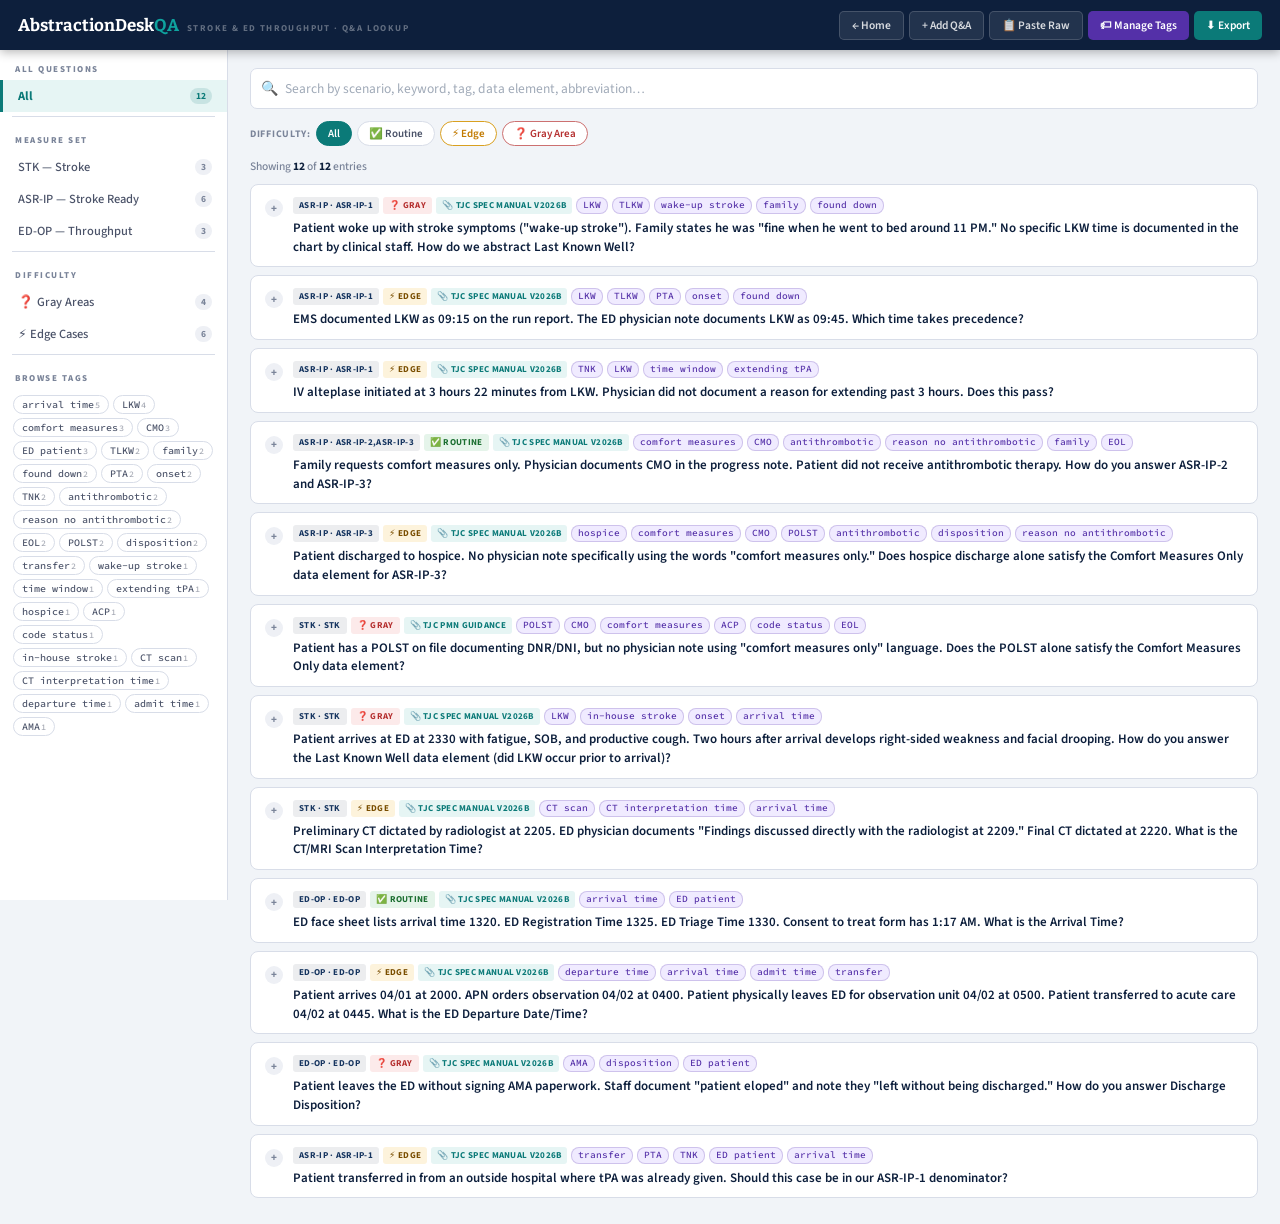
<file: abstractiondeskqa-lookup.html>
<!DOCTYPE html>
<html lang="en">
<head>
<meta charset="UTF-8">
<meta name="viewport" content="width=device-width, initial-scale=1.0">
<title>Stroke & ED Throughput · Q&A Bank</title>
<link href="https://fonts.googleapis.com/css2?family=Bitter:ital,wght@0,400;0,600;0,700;1,400&family=Source+Sans+3:wght@300;400;500;600;700&family=Source+Code+Pro:wght@400;500&display=swap" rel="stylesheet">
<style>
:root{
  --ink:#1a1e2c; --navy:#0d1f3c; --navy2:#163560;
  --teal:#0b7a78; --teal2:#0fa39f; --teal-bg:#e6f5f4;
  --red:#b53030; --red-bg:#fceaea;
  --amber:#c27a00; --amber-bg:#fdf3dc;
  --green:#1a6e30; --green-bg:#e5f4ea;
  --purple:#5430a8; --purple2:#7552d8; --purple-bg:#f0ebff;
  --slate:#f1f4f8; --border:#d8dde8; --mid:#7a8499;
  --serif:'Bitter',Georgia,serif;
  --sans:'Source Sans 3',system-ui,sans-serif;
  --mono:'Source Code Pro',monospace;
}
*{box-sizing:border-box;margin:0;padding:0;}
body{font-family:var(--sans);background:var(--slate);color:var(--ink);min-height:100vh;font-size:14px;}

/* BAR */
.bar{background:var(--navy);color:white;height:50px;display:flex;align-items:center;justify-content:space-between;padding:0 18px;position:sticky;top:0;z-index:90;box-shadow:0 2px 10px rgba(0,0,0,.3);}
.brand{display:flex;align-items:baseline;gap:8px;}
.brand-name{font-family:var(--serif);font-size:17px;font-weight:700;color:white;}
.brand-name em{color:var(--teal2);font-style:normal;}
.brand-scope{font-size:9px;font-weight:700;text-transform:uppercase;letter-spacing:1.4px;color:rgba(255,255,255,.35);}
.bar-btns{display:flex;gap:5px;}
.btn{font-family:var(--sans);font-size:11.5px;font-weight:600;padding:5px 12px;border-radius:5px;cursor:pointer;border:none;transition:all .13s;}
.btn-ghost{background:rgba(255,255,255,.09);color:rgba(255,255,255,.82);border:1px solid rgba(255,255,255,.16);}
.btn-ghost:hover{background:rgba(255,255,255,.17);}
.btn-teal{background:var(--teal);color:white;}
.btn-teal:hover{background:var(--teal2);}
.btn-purple{background:var(--purple);color:white;}
.btn-purple:hover{background:var(--purple2);}

/* LAYOUT */
.layout{display:grid;grid-template-columns:228px 1fr;min-height:calc(100vh - 50px);}

/* SIDEBAR */
.sidebar{background:white;border-right:1px solid var(--border);position:sticky;top:50px;height:calc(100vh - 50px);overflow-y:auto;display:flex;flex-direction:column;}
.sb-lbl{font-size:9px;font-weight:800;text-transform:uppercase;letter-spacing:1.5px;color:var(--mid);padding:13px 15px 4px;display:block;}
.sb-item{display:flex;align-items:center;justify-content:space-between;padding:7px 15px;cursor:pointer;font-size:12.5px;color:#4a5268;font-weight:500;transition:all .12s;border-left:3px solid transparent;}
.sb-item:hover{background:var(--slate);color:var(--navy);}
.sb-item.on{background:var(--teal-bg);color:var(--teal);border-left-color:var(--teal);font-weight:700;}
.sb-cnt{background:#eef0f5;color:var(--mid);font-size:9.5px;font-weight:700;padding:1px 6px;border-radius:8px;}
.sb-item.on .sb-cnt{background:rgba(11,122,120,.14);color:var(--teal);}
.sb-div{height:1px;background:var(--border);margin:4px 12px;}
.cloud-outer{padding:6px 13px 16px;}
.cloud{display:flex;flex-wrap:wrap;gap:4px;}
.ctag{font-family:var(--mono);font-size:10px;font-weight:500;padding:2px 8px;border-radius:10px;cursor:pointer;border:1.5px solid var(--border);background:white;color:#4a5268;transition:all .12s;white-space:nowrap;}
.ctag:hover{border-color:var(--purple);color:var(--purple);}
.ctag.on{background:var(--purple);border-color:var(--purple);color:white;}
.ctag-n{opacity:.5;font-size:8.5px;margin-left:1px;}

/* MAIN */
.main{padding:18px 22px;min-width:0;}

/* SEARCH */
.search-wrap{position:relative;margin-bottom:12px;}
.si{position:absolute;left:11px;top:50%;transform:translateY(-50%);color:var(--mid);pointer-events:none;font-size:14px;}
.search{width:100%;padding:10px 14px 10px 34px;border:1.5px solid var(--border);border-radius:7px;font-family:var(--sans);font-size:13.5px;color:var(--ink);background:white;outline:none;transition:border-color .13s;}
.search:focus{border-color:var(--teal);box-shadow:0 0 0 3px rgba(11,122,120,.09);}
.search::placeholder{color:#a0aab8;}

/* ACTIVE TAG BAR */
.atbar{display:none;align-items:center;gap:6px;flex-wrap:wrap;background:var(--purple-bg);border:1px solid rgba(84,48,168,.18);border-radius:6px;padding:6px 11px;margin-bottom:11px;}
.atbar.on{display:flex;}
.atbar-lbl{font-size:10px;font-weight:800;color:var(--purple);text-transform:uppercase;letter-spacing:.6px;}
.atpill{font-family:var(--mono);font-size:10.5px;font-weight:600;background:var(--purple);color:white;border-radius:10px;padding:2px 8px 2px 10px;display:flex;align-items:center;gap:4px;}
.atpill button{background:none;border:none;color:white;cursor:pointer;font-size:14px;line-height:1;opacity:.65;padding:0;}
.atpill button:hover{opacity:1;}
.clear-at{font-size:10.5px;color:var(--purple);cursor:pointer;font-weight:700;margin-left:auto;text-decoration:underline;}

/* FILTER CHIPS */
.frow{display:flex;gap:5px;margin-bottom:12px;flex-wrap:wrap;align-items:center;}
.fchip{font-size:11px;font-weight:600;padding:4px 11px;border-radius:14px;cursor:pointer;border:1.5px solid var(--border);background:white;color:#4a5268;transition:all .12s;}
.fchip:hover{border-color:var(--teal);color:var(--teal);}
.fchip.on{background:var(--teal);border-color:var(--teal);color:white;}
.fchip.fe{border-color:#d9a020;color:var(--amber);}
.fchip.fe.on{background:var(--amber);border-color:var(--amber);color:white;}
.fchip.fg{border-color:#cc7070;color:var(--red);}
.fchip.fg.on{background:var(--red);border-color:var(--red);color:white;}

/* RESULTS */
.rhdr{display:flex;justify-content:space-between;align-items:center;margin-bottom:9px;}
.rcnt{font-size:11.5px;color:var(--mid);font-weight:500;}
.rcnt strong{color:var(--navy);}

/* QA CARD */
.qa{background:white;border:1px solid var(--border);border-radius:8px;margin-bottom:8px;overflow:hidden;transition:box-shadow .13s;}
.qa:hover{box-shadow:0 3px 12px rgba(0,0,0,.07);}
.qa-hdr{padding:12px 14px 10px;cursor:pointer;display:flex;gap:10px;align-items:flex-start;}
.tog{width:18px;height:18px;border-radius:50%;background:#eef0f5;display:flex;align-items:center;justify-content:center;font-size:11px;font-weight:800;color:var(--mid);flex-shrink:0;margin-top:2px;transition:all .13s;}
.qa.open .tog{background:var(--teal);color:white;transform:rotate(45deg);}
.qa-hdr-c{flex:1;min-width:0;}
.meta{display:flex;gap:4px;flex-wrap:wrap;margin-bottom:5px;}
.badge{font-size:9px;font-weight:700;padding:2px 6px;border-radius:3px;text-transform:uppercase;letter-spacing:.3px;white-space:nowrap;}
.bm{background:rgba(13,31,60,.08);color:var(--navy2);}
.be{background:var(--amber-bg);color:#7a4e00;}
.bg{background:var(--red-bg);color:var(--red);}
.br{background:var(--green-bg);color:var(--green);}
.bs{background:var(--teal-bg);color:var(--teal);max-width:170px;overflow:hidden;text-overflow:ellipsis;}
.ktag{font-family:var(--mono);font-size:9.5px;font-weight:500;background:var(--purple-bg);color:var(--purple);border:1px solid rgba(84,48,168,.22);padding:1px 6px;border-radius:8px;cursor:pointer;transition:all .1s;white-space:nowrap;}
.ktag:hover{background:var(--purple);color:white;}
.q-text{font-size:13px;font-weight:600;color:var(--navy);line-height:1.44;}
.qa-body{display:none;border-top:1px solid #edf0f5;padding:12px 14px 12px 42px;}
.qa.open .qa-body{display:block;}
.ans{font-size:12.5px;line-height:1.67;color:#2b3347;margin-bottom:9px;}
.qa-foot{display:flex;justify-content:space-between;align-items:flex-start;gap:8px;padding-top:8px;border-top:1px solid #edf0f5;flex-wrap:wrap;}
.qa-src{font-size:10px;color:var(--mid);font-style:italic;display:flex;align-items:center;gap:4px;}
.sdot{width:5px;height:5px;border-radius:50%;background:var(--teal);flex-shrink:0;}
.qa-tags{display:flex;gap:3px;flex-wrap:wrap;}
.del-btn{font-family:var(--sans);font-size:10px;font-weight:600;padding:2px 8px;border-radius:4px;cursor:pointer;border:1px solid var(--red-bg);background:var(--red-bg);color:var(--red);transition:all .12s;white-space:nowrap;flex-shrink:0;}
.del-btn:hover{background:var(--red);color:white;border-color:var(--red);}

/* ADD PANEL */
.add-panel{display:none;background:white;border:1.5px solid var(--teal);border-radius:8px;padding:16px 18px;margin-bottom:14px;box-shadow:0 3px 16px rgba(11,122,120,.1);}
.add-panel.open{display:block;}
.add-panel h3{font-family:var(--serif);font-size:16px;color:var(--navy);margin-bottom:12px;}
.fg2{display:grid;grid-template-columns:1fr 1fr;gap:10px;margin-bottom:10px;}
.fg2 .full{grid-column:1/-1;}
.flbl{font-size:9.5px;font-weight:700;color:var(--mid);text-transform:uppercase;letter-spacing:.5px;display:block;margin-bottom:3px;}
.fi,.fsel,.fta{font-family:var(--sans);font-size:12.5px;padding:7px 10px;border:1.5px solid var(--border);border-radius:5px;color:var(--ink);background:var(--slate);outline:none;transition:border-color .13s;width:100%;resize:vertical;}
.fi:focus,.fsel:focus,.fta:focus{border-color:var(--teal);background:white;}
.fta{min-height:76px;}
.factions{display:flex;gap:7px;justify-content:flex-end;margin-top:3px;}

/* TAG WIDGET */
.tw{border:1.5px solid var(--border);border-radius:5px;padding:5px 7px;background:var(--slate);min-height:36px;cursor:text;display:flex;flex-wrap:wrap;gap:4px;align-items:center;transition:border-color .13s;}
.tw:focus-within{border-color:var(--teal);background:white;}
.tchip{font-family:var(--mono);font-size:10.5px;font-weight:600;background:var(--purple-bg);color:var(--purple);border:1px solid rgba(84,48,168,.25);border-radius:9px;padding:2px 6px 2px 8px;display:flex;align-items:center;gap:3px;}
.tchip button{background:none;border:none;cursor:pointer;color:var(--purple);font-size:13px;line-height:1;padding:0;opacity:.55;}
.tchip button:hover{opacity:1;}
.ttxt{border:none;outline:none;font-family:var(--mono);font-size:11.5px;background:transparent;color:var(--ink);flex:1;min-width:90px;}

/* SUGGESTION PANELS */
.sug-panel{margin-top:6px;padding:8px 10px;background:#fafbfd;border:1px solid var(--border);border-radius:6px;display:none;}
.sug-panel.on{display:block;}
.sug-row{display:flex;flex-wrap:wrap;gap:4px;margin-top:4px;}
.sug-lbl{font-size:9.5px;font-weight:800;color:var(--mid);text-transform:uppercase;letter-spacing:.5px;}
.sug-chip{font-family:var(--mono);font-size:10px;font-weight:600;padding:3px 9px;border-radius:9px;cursor:pointer;border:1.5px dashed rgba(84,48,168,.35);color:var(--purple);background:white;transition:all .12s;}
.sug-chip:hover{background:var(--purple);color:white;border-style:solid;}
.sug-chip.match{border-style:solid;border-color:rgba(84,48,168,.5);}
.sug-hint{font-size:9px;color:var(--mid);margin-left:4px;font-style:italic;}

/* MODALS */
.moverlay{display:none;position:fixed;inset:0;background:rgba(0,0,0,.48);z-index:200;align-items:center;justify-content:center;}
.moverlay.open{display:flex;}
.modal{background:white;border-radius:10px;padding:22px;max-width:680px;width:94%;box-shadow:0 20px 60px rgba(0,0,0,.28);max-height:90vh;overflow-y:auto;}
.modal h3{font-family:var(--serif);font-size:17px;color:var(--navy);margin-bottom:5px;}
.modal-sub{font-size:12px;color:var(--mid);margin-bottom:15px;line-height:1.55;}

/* TAG MANAGER */
.tm-add{background:var(--teal-bg);border-radius:7px;padding:12px;margin-bottom:14px;display:grid;grid-template-columns:120px 1fr 1fr auto;gap:8px;align-items:end;}
.tm-table{width:100%;border-collapse:collapse;font-size:12px;margin-bottom:14px;}
.tm-table th{background:var(--navy);color:white;padding:7px 10px;text-align:left;font-size:10px;font-weight:700;text-transform:uppercase;letter-spacing:.4px;}
.tm-table td{padding:7px 10px;border-bottom:1px solid var(--border);vertical-align:top;}
.tm-table tr:nth-child(even) td{background:var(--slate);}
.tn{font-family:var(--mono);font-size:11px;font-weight:600;color:var(--purple);background:var(--purple-bg);padding:2px 8px;border-radius:8px;display:inline-block;}
.ta-list{font-size:11px;color:var(--mid);line-height:1.6;}
.tr-list{display:flex;flex-wrap:wrap;gap:3px;}
.tr-item{font-family:var(--mono);font-size:9.5px;background:#eef0f5;color:#4a5268;padding:1px 6px;border-radius:5px;}
.tb-btn{font-family:var(--sans);font-size:10px;font-weight:600;padding:3px 8px;border-radius:4px;cursor:pointer;border:none;transition:all .12s;}
.tb-edit{background:var(--teal-bg);color:var(--teal);}
.tb-del{background:var(--red-bg);color:var(--red);}
.tb-edit:hover{background:var(--teal);color:white;}
.tb-del:hover{background:var(--red);color:white;}

/* PASTE MODAL */
.tag-review{background:var(--purple-bg);border:1px solid rgba(84,48,168,.18);border-radius:6px;padding:10px 13px;margin-bottom:12px;}
.tag-review h4{font-size:10px;font-weight:800;color:var(--purple);text-transform:uppercase;letter-spacing:.6px;margin-bottom:7px;}
.rrow{display:flex;flex-wrap:wrap;gap:4px;margin-bottom:6px;}
.rchip{font-family:var(--mono);font-size:10.5px;font-weight:700;padding:3px 9px;border-radius:10px;cursor:pointer;transition:all .12s;border:1.5px solid;display:flex;align-items:center;gap:4px;}
.rchip.acc{border-color:var(--purple);background:var(--purple);color:white;}
.rchip.rej{border-color:var(--border);background:#eef0f5;color:var(--mid);text-decoration:line-through;}
.mactions{display:flex;gap:7px;justify-content:flex-end;margin-top:14px;}

/* EMPTY */
.empty{text-align:center;padding:48px 20px;color:var(--mid);}
.empty h3{font-family:var(--serif);font-size:19px;color:#5a6478;margin-bottom:6px;}

/* TOAST */
.toast{position:fixed;bottom:18px;right:18px;background:var(--navy);color:white;padding:9px 16px;border-radius:6px;font-size:12.5px;font-weight:600;box-shadow:0 4px 16px rgba(0,0,0,.25);transform:translateY(60px);opacity:0;transition:all .28s;z-index:999;}
.toast.on{transform:translateY(0);opacity:1;}

@media print{.bar,.sidebar,.frow,.search-wrap,.add-panel,.atbar,.bar-btns{display:none!important;}.layout{grid-template-columns:1fr;}.main{padding:0;}.qa-body{display:block!important;}.tog{display:none;}}
</style>
</head>
<body>

<div class="bar">
  <div class="brand">
    <a href="index.html" style="text-decoration:none;color:inherit;display:flex;align-items:baseline;gap:6px" aria-label="Back to AbstractionDeskQA home">
      <span class="brand-name">AbstractionDesk<em>QA</em></span>
    </a>
    <span class="brand-scope">Stroke &amp; ED Throughput · Q&amp;A Lookup</span>
  </div>
  <div class="bar-btns">
    <a href="index.html" class="btn btn-ghost" style="text-decoration:none" aria-label="Back to home">← Home</a>
    <button class="btn btn-ghost" onclick="toggleAdd()">+ Add Q&amp;A</button>
    <button class="btn btn-ghost" onclick="openPaste()">📋 Paste Raw</button>
    <button class="btn btn-purple" onclick="openTM()">🏷 Manage Tags</button>
    <button class="btn btn-teal" onclick="exportPDF()">⬇ Export</button>
  </div>
</div>

<div class="layout">
  <div class="sidebar">
    <span class="sb-lbl">All Questions</span>
    <div class="sb-item on" data-m="all" onclick="filterM('all',this)">All <span class="sb-cnt" id="cnt-all">0</span></div>
    <div class="sb-div"></div>
    <span class="sb-lbl">Measure Set</span>
    <div class="sb-item" data-m="STK" onclick="filterM('STK',this)">STK — Stroke <span class="sb-cnt" id="cnt-STK">0</span></div>
    <div class="sb-item" data-m="ASR-IP" onclick="filterM('ASR-IP',this)">ASR-IP — Stroke Ready <span class="sb-cnt" id="cnt-ASR-IP">0</span></div>
    <div class="sb-item" data-m="ED-OP" onclick="filterM('ED-OP',this)">ED-OP — Throughput <span class="sb-cnt" id="cnt-ED-OP">0</span></div>
    <div class="sb-div"></div>
    <span class="sb-lbl">Difficulty</span>
    <div class="sb-item" data-m="__gray" onclick="filterM('__gray',this)">❓ Gray Areas <span class="sb-cnt" id="cnt-gray">0</span></div>
    <div class="sb-item" data-m="__edge" onclick="filterM('__edge',this)">⚡ Edge Cases <span class="sb-cnt" id="cnt-edge">0</span></div>
    <div class="sb-div"></div>
    <span class="sb-lbl">Browse Tags</span>
    <div class="cloud-outer"><div class="cloud" id="tagCloud"></div></div>
  </div>

  <div class="main">
    <!-- ADD PANEL -->
    <div class="add-panel" id="addPanel">
      <h3>Add New Q&amp;A Entry</h3>
      <div class="fg2">
        <div class="full"><label class="flbl">Question / Scenario</label><textarea class="fta" id="fq" placeholder="Describe the abstraction scenario…"></textarea></div>
        <div class="full"><label class="flbl">Answer / Guidance</label><textarea class="fta" id="fa" placeholder="The authoritative answer or interpretation…"></textarea></div>
        <div><label class="flbl">Measure Set</label>
          <select class="fsel" id="fm"><option value="STK">STK — Stroke</option><option value="ASR-IP">ASR-IP</option><option value="ED-OP">ED-OP</option></select></div>
        <div><label class="flbl">Specific Measure</label><input class="fi" id="fspec" placeholder="e.g. ASR-IP-1, ED-OP-18b"/></div>
        <div><label class="flbl">Difficulty</label>
          <select class="fsel" id="ftype"><option value="routine">✅ Routine</option><option value="edge">⚡ Edge Case</option><option value="gray">❓ Gray Area</option></select></div>
        <div><label class="flbl">Source</label><input class="fi" id="fsrc" placeholder="TJC PMN, spec manual, training…"/></div>
        <div class="full">
          <label class="flbl">Keyword Tags — type &amp; press Enter, or click suggestions</label>
          <div class="tw" id="tw" onclick="document.getElementById('ttxt').focus()">
            <input class="ttxt" id="ttxt" placeholder="LKW, TNK, comfort measures, AMA…" onkeydown="handleTagKey(event)" oninput="onTagType(this.value)"/>
          </div>
          <div class="sug-panel" id="sugPanel">
            <div class="sug-lbl" id="sugLbl">Suggestions</div>
            <div class="sug-row" id="sugRow"></div>
          </div>
        </div>
      </div>
      <div class="factions">
        <button class="btn btn-ghost" style="font-size:11px;padding:5px 11px" onclick="toggleAdd()">Cancel</button>
        <button class="btn btn-teal" style="font-size:11px;padding:5px 11px" onclick="submitEntry()">Save Entry</button>
      </div>
    </div>

    <!-- ACTIVE TAG FILTER -->
    <div class="atbar" id="atbar">
      <span class="atbar-lbl">🏷 Tag filter:</span>
      <div id="atpills" style="display:flex;gap:5px;flex-wrap:wrap;"></div>
      <span class="clear-at" onclick="clearTagFilters()">Clear all</span>
    </div>

    <div class="search-wrap">
      <span class="si">🔍</span>
      <input class="search" id="srch" placeholder="Search by scenario, keyword, tag, data element, abbreviation…" oninput="render()"/>
    </div>

    <div class="frow">
      <span style="font-size:10px;font-weight:700;color:var(--mid);text-transform:uppercase;letter-spacing:.7px">Difficulty:</span>
      <span class="fchip on" data-t="all" onclick="filterT('all',this)">All</span>
      <span class="fchip" data-t="routine" onclick="filterT('routine',this)">✅ Routine</span>
      <span class="fchip fe" data-t="edge" onclick="filterT('edge',this)">⚡ Edge</span>
      <span class="fchip fg" data-t="gray" onclick="filterT('gray',this)">❓ Gray Area</span>
    </div>

    <div class="rhdr"><div class="rcnt" id="rcnt"></div></div>
    <div id="cards"></div>
  </div>
</div>

<!-- ══ TAG MANAGER MODAL ══ -->
<div class="moverlay" id="tmModal">
  <div class="modal" style="max-width:700px">
    <h3>🏷 Tag Manager</h3>
    <p class="modal-sub">
      Each tag has <strong>aliases</strong> — the words and phrases that trigger it during auto-detection (chart language, abbreviations, typos).
      <strong>Related tags</strong> are shown as click-to-add suggestions whenever an abstractor uses this tag, surfacing terms they might not have thought of.
      Changes save instantly.
    </p>
    <div class="tm-add">
      <div><label class="flbl">Tag Name</label><input class="fi" id="nt-n" placeholder="e.g. LKW" style="font-family:var(--mono);font-weight:600"/></div>
      <div><label class="flbl">Aliases — comma separated</label><input class="fi" id="nt-a" placeholder="last known well, lkn, lnk, last seen normal, woke up, found down"/></div>
      <div><label class="flbl">Related Tags — comma separated</label><input class="fi" id="nt-r" placeholder="TLKW, DLKW, onset, PTA"/></div>
      <div><label class="flbl">&nbsp;</label><button class="btn btn-teal" style="font-size:11px;padding:6px 12px;white-space:nowrap" onclick="addTagDef()">+ Add</button></div>
    </div>
    <table class="tm-table">
      <thead><tr><th style="width:100px">Tag</th><th>Aliases (trigger words &amp; typos)</th><th>Related Tags</th><th style="width:75px">Edit</th></tr></thead>
      <tbody id="tmBody"></tbody>
    </table>
    <div class="mactions"><button class="btn btn-teal" onclick="closeTM()">Done</button></div>
  </div>
</div>

<!-- ══ PASTE MODAL ══ -->
<div class="moverlay" id="pasteModal">
  <div class="modal" style="max-width:520px">
    <h3>📋 Paste Raw Q&amp;A</h3>
    <p class="modal-sub">Paste text from TJC PMN, CMS clarifications, or training notes. Click "Preview Tags" to review auto-detected tags before saving.</p>
    <textarea id="pasteRaw" style="width:100%;font-family:var(--mono);font-size:11px;padding:9px;border:1.5px solid var(--border);border-radius:5px;min-height:120px;resize:vertical;margin-bottom:10px;outline:none;color:var(--ink);" placeholder="Q: If a patient woke up with stroke symptoms…&#10;&#10;A: Per TJC guidance…"></textarea>
    <div style="display:grid;grid-template-columns:1fr 1fr 1fr;gap:8px;margin-bottom:12px">
      <div><label class="flbl">Measure</label><select class="fsel" id="pm"><option value="STK">STK</option><option value="ASR-IP">ASR-IP</option><option value="ED-OP">ED-OP</option></select></div>
      <div><label class="flbl">Specific Measure</label><input class="fi" id="pspec" placeholder="e.g. ASR-IP-1"/></div>
      <div><label class="flbl">Source</label><input class="fi" id="psrc" placeholder="TJC PMN, training…"/></div>
    </div>
    <div class="tag-review" id="tagReview" style="display:none">
      <h4>🏷 Auto-detected tags — click to accept or reject:</h4>
      <div class="rrow" id="rrow"></div>
      <div style="font-size:10.5px;color:var(--mid);font-style:italic">Purple = accepted &nbsp;·&nbsp; Gray = rejected &nbsp;·&nbsp; Click to toggle</div>
    </div>
    <div class="mactions">
      <button class="btn btn-ghost" style="font-size:11px;padding:5px 11px" onclick="closePaste()">Cancel</button>
      <button class="btn btn-purple" style="font-size:11px;padding:5px 11px" onclick="previewTags()">🏷 Preview Tags</button>
      <button class="btn btn-teal" style="font-size:11px;padding:5px 11px" onclick="savePaste()">Save Entry</button>
    </div>
  </div>
</div>

<div class="toast" id="toast"></div>

<script>
// ══════════════════════════════════════════════════
//  TAG TAXONOMY
//  Modelled on TJC spec "Guidelines for Abstraction:
//  Inclusion" language + your vocabulary list.
//  aliases  = chart words / abbrevs / common typos
//  related  = shown as suggestions when tag is used
// ══════════════════════════════════════════════════
const DEFAULT_TAGS = [

  // ─── LKW cluster ───────────────────────────────
  { name:'LKW',
    aliases:['last known well','lkw','last known normal','last seen normal','last seen well','lkn','lnk','known well','last neuro normal','neurological baseline','seen normal','known to be well','well at'],
    related:['TLKW','DLKW','onset','PTA','in-house stroke','found down'] },

  { name:'TLKW',
    aliases:['time last known well','tlkw','time lkw','time of lkw','lkw time','what time lkw','time last seen normal','time last seen well'],
    related:['LKW','DLKW','onset','arrival time'] },

  { name:'DLKW',
    aliases:['date last known well','dlkw','date lkw','date of lkw','lkw date'],
    related:['LKW','TLKW'] },

  { name:'onset',
    aliases:['onset','symptom onset','symptoms began','symptoms started','signs began','first symptoms','first noted','first sign','began having','started having','noticed','deficits began','deficits started','neurological symptoms'],
    related:['LKW','TLKW','PTA','in-house stroke'] },

  { name:'PTA',
    aliases:['pta','prior to arrival','pre-hospital','prehospital','before arrival','ems','ambulance','brought in by ems','911','transported by ems','ems report','paramedic','run report','field'],
    related:['LKW','onset','arrival time','transfer','in-house stroke'] },

  { name:'in-house stroke',
    aliases:['in-house stroke','in house stroke','in-hospital stroke','hospital acquired stroke','developed after arrival','symptoms after arrival','stroke after arrival','developed in hospital','while admitted','inpatient stroke','occurred in-house'],
    related:['LKW','onset','arrival time'] },

  { name:'found down',
    aliases:['found down','found unresponsive','found on floor','unwitnessed','unknown onset','unknown lkw','last seen','last seen at','unable to determine lkw','unknown last known well'],
    related:['LKW','TLKW','onset','wake-up stroke'] },

  { name:'wake-up stroke',
    aliases:['wake up stroke','wake-up stroke','woke up','woke with','awakened with','awoke with','sleep onset','woke to find','found upon awakening','morning symptoms','overnight stroke'],
    related:['LKW','found down','TLKW','onset'] },

  // ─── TNK / Thrombolytics ───────────────────────
  { name:'TNK',
    aliases:['tnk','tenecteplase','tpa','t-pa','tissue plasminogen activator','alteplase','activase','thrombolytic','clot buster','iv tpa','iv alteplase','lytic','lytics','rtpa','r-tpa','IA alteplase','intra-arterial','catheter directed'],
    related:['time window','reason not given','extending tPA','LKW','TLKW'] },

  { name:'time window',
    aliases:['time window','within window','3.5 hours','210 minutes','3 hours','outside window','beyond window','door to needle','dtn','needle time','time to tpa','tpa window','within 3','within 210'],
    related:['TNK','LKW','TLKW','extending tPA'] },

  { name:'extending tPA',
    aliases:['extending','reason for extending','extended window','beyond 3 hours','beyond 3.5','late tpa','tpa delay','delay in tpa','reason extending','after window'],
    related:['TNK','time window','reason not given'] },

  { name:'reason not given',
    aliases:['reason not given','reason not initiating','reason not initiating iv alteplase','contraindication','contraindicated','why no tpa','tpa not given','refused tpa','declined tpa','patient refused','patient declined','rapid improvement','neurological improvement','resolving','dramatic improvement','spontaneous improvement'],
    related:['TNK','extending tPA','comfort measures','CMO'] },

  // ─── Antithrombotic ───────────────────────────
  { name:'antithrombotic',
    aliases:['antithrombotic','antithrombotic therapy','antiplatelet','aspirin','asa','plavix','clopidogrel','anticoagulation','warfarin','coumadin','xa inhibitor','eliquis','apixaban','xarelto','rivaroxaban','heparin','lovenox','enoxaparin','blood thinner','anticoag'],
    related:['reason no antithrombotic','comfort measures','CMO','discharge disposition'] },

  { name:'reason no antithrombotic',
    aliases:['reason not administering antithrombotic','reason not prescribing antithrombotic','why no antithrombotic','antithrombotic not given','antithrombotic not prescribed','bleeding risk','hemorrhage risk','contraindication antithrombotic','hemorrhagic conversion'],
    related:['antithrombotic','comfort measures','CMO'] },

  // ─── Comfort / EOL cluster ────────────────────
  { name:'comfort measures',
    aliases:['comfort measures','comfort measures only','comfort care','comfort focused','comfort directed','comfort oriented','supportive care only','symptom management only','medical management comfort','comfort-focused treatment','changed to comfort'],
    related:['CMO','EOL','hospice','ACP','POLST','code status','death','family'] },

  { name:'CMO',
    aliases:['cmo','comfort measures only order','order for cmo','transitioned to cmo','changed to cmo','placed on cmo','comfort measures only ordered','cmo order','cmo initiated'],
    related:['comfort measures','EOL','hospice','code status','death'] },

  { name:'comfort care',
    aliases:['comfort care','palliative care','palliative','palliative consult','palliative team','supportive care','goals of care comfort','goc comfort','goals shifted to comfort','care goals comfort'],
    related:['CMO','EOL','hospice','ACP','POLST','family'] },

  { name:'EOL',
    aliases:['eol','end of life','end-of-life','end of life care','dying','terminal','terminally ill','actively dying','imminently dying','near death','not expected to survive','life expectancy'],
    related:['CMO','comfort measures','hospice','death','family','ACP'] },

  { name:'hospice',
    aliases:['hospice','hospice care','inpatient hospice','home hospice','hospice facility','referred to hospice','hospice consult','transitioned to hospice','hospice enrolled','discharge to hospice','hospice services'],
    related:['EOL','comfort measures','CMO','discharge disposition','death'] },

  { name:'ACP',
    aliases:['acp','advance care planning','advance directive','living will','healthcare proxy','healthcare power of attorney','durable poa','poa','power of attorney','advance care plan','advance directives on file','previously documented wishes'],
    related:['POLST','code status','family','CMO','EOL','comfort care'] },

  { name:'POLST',
    aliases:['polst','post','physician orders for life sustaining treatment','molst','most','dnr','do not resuscitate','dni','do not intubate','dnr/dni','comfort code','limited code','full code','polst form','post form'],
    related:['ACP','code status','CMO','EOL','comfort measures'] },

  { name:'code status',
    aliases:['code status','full code','dnr','do not resuscitate','dni','do not intubate','changed code','code changed','updated code status','code discussion','code conversation','resuscitation preference'],
    related:['POLST','ACP','CMO','EOL','family'] },

  { name:'death',
    aliases:['death','died','expired','deceased','passed away','inpatient death','patient death','mortality','fatal','did not survive','time of death','pronounced dead','declared dead'],
    related:['EOL','CMO','hospice','discharge disposition','family'] },

  { name:'family',
    aliases:['family','family member','family present','family notified','family meeting','family decision','next of kin','nok','spouse','significant other','surrogate','decision maker','healthcare representative','guardian','power of attorney','authorized representative'],
    related:['ACP','CMO','EOL','code status','comfort measures','LKW'] },

  // ─── Discharge Disposition cluster ───────────
  { name:'disposition',
    aliases:['disposition','discharge disposition','discharged to','where discharged','discharge destination','discharge to','discharge planning','discharge status'],
    related:['home','AMA','transfer','hospice','death','other facility'] },

  { name:'home',
    aliases:['home','discharged home','home with services','home health','home care','going home','sent home','routine discharge','self care at home','home with family'],
    related:['disposition','AMA'] },

  { name:'AMA',
    aliases:['ama','against medical advice','left ama','signed ama','refused to stay','self discharge','patient directed discharge','pdd','eloped','elopement','walked out','left without discharge','left without being seen','lwbs','refusing discharge','no ama form signed'],
    related:['disposition','home','family'] },

  { name:'transfer',
    aliases:['transfer','transferred','transfer out','transfer to','intra-system','same system','same hospital system','sister hospital','outside hospital','osh','acute care transfer','transferred in','transferred from','receiving facility','sending facility','accept transfer','transport'],
    related:['disposition','PTA','arrival time','other facility'] },

  { name:'other facility',
    aliases:['other facility','other health care facility','rehab','snf','skilled nursing','skilled nursing facility','long term care','ltc','nursing home','nursing facility','assisted living','inpatient rehab','irf','acute rehab','facility name only','facility by name only','unknown facility type'],
    related:['disposition','transfer','hospice'] },

  // ─── ED timing cluster ────────────────────────
  { name:'arrival time',
    aliases:['arrival time','time of arrival','ed arrival','arrived at','triage time','registration time','ed face sheet','face sheet','earliest documented time','when arrived','door time','time in'],
    related:['TLKW','PTA','departure time','ED patient','in-house stroke'] },

  { name:'departure time',
    aliases:['departure time','ed departure','left the ed','left emergency department','time left ed','time of departure','ed departure time','physically left','time to disposition','moved from ed','obs order','observation order','inpatient order','admission order'],
    related:['arrival time','admit time','boarding','transfer'] },

  { name:'admit time',
    aliases:['admit time','admission time','time of admission','admitted to','admitted as inpatient','bed placement','inpatient order time','obs order time','observation status','inpatient status'],
    related:['departure time','arrival time','boarding'] },

  { name:'boarding',
    aliases:['boarding','ed boarding','left without being seen','door to admit','ed length of stay','ed los','time in ed','length of time in ed','prolonged ed stay','bed not available'],
    related:['departure time','admit time','arrival time'] },

  { name:'ED patient',
    aliases:['ed patient','ed encounter','came through ed','emergency department patient','er patient','presented to ed','ed visit','ed arrival','came through emergency','emergency room'],
    related:['arrival time','PTA','transfer','in-house stroke'] },

  // ─── CT / Imaging ─────────────────────────────
  { name:'CT scan',
    aliases:['ct','ct scan','head ct','brain ct','noncontrast ct','nchct','mri','mri brain','head mri','imaging','neuro imaging','brain imaging','scan','ct result','mri result'],
    related:['CT interpretation time','door to CT','arrival time'] },

  { name:'CT interpretation time',
    aliases:['ct interpretation time','scan interpretation time','time of read','time ct was read','radiologist read','preliminary ct','preliminary read','final ct','final read','dictated','verbal read','communicated results','discussed with radiologist','ct overread'],
    related:['CT scan','door to CT','arrival time'] },

  { name:'door to CT',
    aliases:['door to ct','door to imaging','time to ct','ct within','arrival to ct','time from arrival','ct timing','how long to ct'],
    related:['CT scan','CT interpretation time','arrival time'] },

];

// ══════════════════════════════════════════════════
//  SEED Q&As
// ══════════════════════════════════════════════════
const SEED = [
  {id:'q1',measure:'ASR-IP',specific:'ASR-IP-1',type:'gray',
   question:'Patient woke up with stroke symptoms ("wake-up stroke"). Family states he was "fine when he went to bed around 11 PM." No specific LKW time is documented in the chart by clinical staff. How do we abstract Last Known Well?',
   answer:'"Around 11 PM" may be abstracted as 23:00 if — and only if — that time is documented in the medical record by clinical staff (nurse, physician, or APP). Family-reported times are acceptable when charted. If no time appears in the record, LKW = Unknown and the case excludes from the denominator. A verbal family report that was never charted cannot be used. Best practice: have ED triage nurses document the specific family-reported time and the witness name.',
   source:'TJC Spec Manual v2026B; Data Element: Last Known Well',tags:['LKW','TLKW','wake-up stroke','family','found down']},
  {id:'q2',measure:'ASR-IP',specific:'ASR-IP-1',type:'edge',
   question:'EMS documented LKW as 09:15 on the run report. The ED physician note documents LKW as 09:45. Which time takes precedence?',
   answer:'Use the hospital medical record time — the ED physician\'s 09:45. EMS run reports are pre-hospital documents and are not part of the hospital record unless explicitly referenced and incorporated by clinical staff. Exception: if the physician writes "per EMS, LKW 09:15," that physician-acknowledged EMS time may be used. When times conflict without cross-reference, document your abstraction rationale and flag for internal review.',
   source:'TJC Spec Manual v2026B; Data Element: Last Known Well',tags:['LKW','TLKW','PTA','onset','found down']},
  {id:'q3',measure:'ASR-IP',specific:'ASR-IP-1',type:'edge',
   question:'IV alteplase initiated at 3 hours 22 minutes from LKW. Physician did not document a reason for extending past 3 hours. Does this pass?',
   answer:'Yes — ASR-IP-1 uses a 3.5-hour (210-minute) window. Three hours 22 minutes = 202 minutes, within the window. No "Reason for Extending" is needed. Very common error: confusing the older 3-hour window from STK measures with ASR-IP-1\'s 3.5-hour window. "Reason for Extending" only triggers when tPA is initiated after 210 minutes from LKW.',
   source:'TJC Spec Manual v2026B; MIF ASR-IP-1',tags:['TNK','LKW','time window','extending tPA']},
  {id:'q4',measure:'ASR-IP',specific:'ASR-IP-2,ASR-IP-3',type:'routine',
   question:'Family requests comfort measures only. Physician documents CMO in the progress note. Patient did not receive antithrombotic therapy. How do you answer ASR-IP-2 and ASR-IP-3?',
   answer:'CMO is a denominator exclusion for both ASR-IP-2 and ASR-IP-3. When CMO is documented by a physician or APP, the case is excluded (MCA = B) — not counted as a failure. Nursing documentation of CMO alone is generally not sufficient; it should be a physician or APP order or documented note. The Comfort Measures Only data element must be answered Yes to trigger the exclusion.',
   source:'TJC Spec Manual v2026B; Data Element: Comfort Measures Only',tags:['comfort measures','CMO','antithrombotic','reason no antithrombotic','family','EOL']},
  {id:'q5',measure:'ASR-IP',specific:'ASR-IP-3',type:'edge',
   question:'Patient discharged to hospice. No physician note specifically using the words "comfort measures only." Does hospice discharge alone satisfy the Comfort Measures Only data element for ASR-IP-3?',
   answer:'No — hospice discharge alone does not satisfy CMO. The Comfort Measures Only data element requires explicit documentation that care has been redirected to comfort. A DNR order, hospice referral, or POLST alone does not automatically equal CMO. Look for physician or APP notes using CMO language, goals-of-care documentation, or a CMO order set. When only hospice disposition is documented without supporting CMO documentation, the case remains in the denominator and antithrombotic should be prescribed or a valid exception documented.',
   source:'TJC Spec Manual v2026B; Data Elements: Comfort Measures Only, Discharge Disposition',tags:['hospice','comfort measures','CMO','POLST','antithrombotic','disposition','reason no antithrombotic']},
  {id:'q6',measure:'STK',specific:'STK',type:'gray',
   question:'Patient has a POLST on file documenting DNR/DNI, but no physician note using "comfort measures only" language. Does the POLST alone satisfy the Comfort Measures Only data element?',
   answer:'Gray area — and a frequent source of inter-rater variation. A POLST/DNR documents resuscitation preferences, not necessarily a global comfort-focused care goal. CMO requires documentation that the entire care approach has shifted to comfort. Look for additional supporting documentation: physician notes with CMO language, goals-of-care or palliative care notes indicating CMO transition, or a CMO order. Do not assume CMO from DNR status alone. This is one of the most common abstractor disagreements — when in doubt, flag for team consensus.',
   source:'TJC PMN guidance; Data Element: Comfort Measures Only',tags:['POLST','CMO','comfort measures','ACP','code status','EOL']},
  {id:'q7',measure:'STK',specific:'STK',type:'gray',
   question:'Patient arrives at ED at 2330 with fatigue, SOB, and productive cough. Two hours after arrival develops right-sided weakness and facial drooping. How do you answer the Last Known Well data element (did LKW occur prior to arrival)?',
   answer:'No. If there is no documentation that LKW or stroke symptoms occurred prior to hospital arrival, AND there is documentation that LKW first occurred after arrival time, this is an in-house stroke — select No. The initial presenting complaints (fatigue, SOB, cough) are unrelated to the stroke. The neurological event developed in-house. The patient does not meet the criterion for LKW prior to arrival and will typically be excluded from the stroke measure denominator.',
   source:'TJC Spec Manual v2026B; Data Element: Last Known Well',tags:['LKW','in-house stroke','onset','arrival time']},
  {id:'q8',measure:'STK',specific:'STK',type:'edge',
   question:'Preliminary CT dictated by radiologist at 2205. ED physician documents "Findings discussed directly with the radiologist at 2209." Final CT dictated at 2220. What is the CT/MRI Scan Interpretation Time?',
   answer:'2205 — the preliminary read. Interpretation time is the earliest time a radiologist or physician interpreted the results. The preliminary dictation at 2205 is a valid interpretation. The verbal communication at 2209 confirms awareness but is not a new read. The final dictation at 2220 is later and unused when an earlier interpretation time is documented. Always use the earliest.',
   source:'TJC Spec Manual v2026B; Data Element: CT/MRI Scan Interpretation Time',tags:['CT scan','CT interpretation time','arrival time']},
  {id:'q9',measure:'ED-OP',specific:'ED-OP',type:'routine',
   question:'ED face sheet lists arrival time 1320. ED Registration Time 1325. ED Triage Time 1330. Consent to treat form has 1:17 AM. What is the Arrival Time?',
   answer:'1320 — the face sheet time. Use the earliest documented time from acceptable sources. The face sheet is a primary acceptable source. Registration (1325) and triage (1330) are later. The consent to treat form time of 1:17 AM is ambiguous (AM vs 24-hour format unclear) and is not a standard arrival time source. Always use earliest documented from acceptable sources.',
   source:'TJC Spec Manual v2026B; Data Element: Arrival Time',tags:['arrival time','ED patient']},
  {id:'q10',measure:'ED-OP',specific:'ED-OP',type:'edge',
   question:'Patient arrives 04/01 at 2000. APN orders observation 04/02 at 0400. Patient physically leaves ED for observation unit 04/02 at 0500. Patient transferred to acute care 04/02 at 0445. What is the ED Departure Date/Time?',
   answer:'04/02 at 0400 — when the observation order was placed. ED Departure = the EARLIEST of: the time the patient physically left the ED, OR the time an inpatient or observation order was placed. The observation order at 0400 precedes physical departure at 0500. The transfer to acute care at 0445 is a distractor — departure was already established by the order at 0400.',
   source:'TJC Spec Manual v2026B; Data Element: ED Departure Date/Time',tags:['departure time','arrival time','admit time','transfer']},
  {id:'q11',measure:'ED-OP',specific:'ED-OP',type:'gray',
   question:'Patient leaves the ED without signing AMA paperwork. Staff document "patient eloped" and note they "left without being discharged." How do you answer Discharge Disposition?',
   answer:'Left Against Medical Advice / AMA. "Eloped," "patient directed discharge (PDD)," and "left without being discharged" are all abstracted as AMA for the discharge disposition data element, regardless of whether the AMA form was signed. The patient\'s action — not the paperwork — defines the disposition. A signed AMA form is not required to select this value.',
   source:'TJC Spec Manual v2026B; Data Element: Discharge Disposition',tags:['AMA','disposition','ED patient']},
  {id:'q12',measure:'ASR-IP',specific:'ASR-IP-1',type:'edge',
   question:'Patient transferred in from an outside hospital where tPA was already given. Should this case be in our ASR-IP-1 denominator?',
   answer:'Likely no — verify the ED Patient data element. ASR-IP-1 captures IV alteplase initiation for patients arriving via your ED. If the patient was transferred in post-tPA and did not present through your ED as the initial point of care, they likely do not meet "ED Patient = Yes." The data element "IV OR IA Alteplase Administered at This Hospital or Within 24 Hours Prior to Arrival" is relevant to ASR-IP-2, not ASR-IP-1. Confirm your abstraction software\'s ED Patient logic for transfer patients.',
   source:'TJC Spec Manual v2026B; Data Elements: ED Patient, IV Alteplase Initiation',tags:['transfer','PTA','TNK','ED patient','arrival time']},
];

// ══════════════════════════════════════════════════
//  STATE
// ══════════════════════════════════════════════════
let entries=[], tagDefs=[];
let actM='all', actT='all', actTags=[];
let formTags=[], reviewStates=[];
const KEY_E='qc-s-ed-entries-v1', KEY_T='qc-s-ed-tags-v1';

function load(){
  try{const s=localStorage.getItem(KEY_E);entries=s?JSON.parse(s):[...SEED];}catch(e){entries=[...SEED];}
  try{const s=localStorage.getItem(KEY_T);tagDefs=s?JSON.parse(s):DEFAULT_TAGS.map(t=>({...t}));}catch(e){tagDefs=DEFAULT_TAGS.map(t=>({...t}));}
  if(!entries.length)entries=[...SEED];
  if(!tagDefs.length)tagDefs=DEFAULT_TAGS.map(t=>({...t}));
  save();
}
function save(){
  try{localStorage.setItem(KEY_E,JSON.stringify(entries));}catch(e){}
  try{localStorage.setItem(KEY_T,JSON.stringify(tagDefs));}catch(e){}
}

// ══════════════════════════════════════════════════
//  TAG LOGIC
// ══════════════════════════════════════════════════
function autoDetect(text){
  const lo=text.toLowerCase();
  const found=new Set();
  tagDefs.forEach(td=>{if(td.aliases.some(a=>lo.includes(a)))found.add(td.name);});
  return[...found];
}
function getRelated(names){
  const rel=new Set();
  names.forEach(n=>{const d=tagDefs.find(t=>t.name===n);if(d)d.related.forEach(r=>{if(!names.includes(r))rel.add(r);});});
  return[...rel];
}
function normTag(raw){
  const lo=raw.trim().toLowerCase();
  const known=tagDefs.find(t=>t.name.toLowerCase()===lo||t.aliases.includes(lo));
  return known?known.name:raw.trim();
}

// ══════════════════════════════════════════════════
//  RENDER
// ══════════════════════════════════════════════════
function filtered(){
  const q=(document.getElementById('srch')?.value||'').toLowerCase();
  return entries.filter(e=>{
    const mOk=actM==='all'||(actM==='__gray'&&e.type==='gray')||(actM==='__edge'&&e.type==='edge')||e.measure===actM;
    const tOk=actT==='all'||e.type===actT;
    const tagOk=actTags.length===0||actTags.every(t=>(e.tags||[]).includes(t));
    const tx=[e.question,e.answer,e.specific||'',e.source||'',...(e.tags||[])].join(' ').toLowerCase();
    return mOk&&tOk&&tagOk&&(!q||tx.includes(q));
  });
}
const esc=s=>(s||'').replace(/&/g,'&amp;').replace(/</g,'&lt;').replace(/>/g,'&gt;');
function typeBadge(t){
  if(t==='edge')return'<span class="badge be">⚡ Edge</span>';
  if(t==='gray')return'<span class="badge bg">❓ Gray</span>';
  return'<span class="badge br">✅ Routine</span>';
}
function render(){
  const f=filtered();
  document.getElementById('rcnt').innerHTML=`Showing <strong>${f.length}</strong> of <strong>${entries.length}</strong> entries`;
  updCounts();buildCloud();
  if(!f.length){document.getElementById('cards').innerHTML=`<div class="empty"><h3>No results</h3><p>Try a different search or tag filter.</p></div>`;return;}
  document.getElementById('cards').innerHTML=f.map(e=>`
    <div class="qa" id="c-${e.id}">
      <div class="qa-hdr" onclick="togCard('c-${e.id}')">
        <div class="tog">+</div>
        <div class="qa-hdr-c">
          <div class="meta">
            <span class="badge bm">${esc(e.measure)}${e.specific?' · '+esc(e.specific):''}</span>
            ${typeBadge(e.type)}
            ${e.source?`<span class="badge bs">📎 ${esc(e.source.split(';')[0].split(',')[0].trim())}</span>`:''}
            ${(e.tags||[]).map(t=>`<span class="ktag" onclick="event.stopPropagation();addTagFilter('${esc(t)}')">${esc(t)}</span>`).join('')}
          </div>
          <div class="q-text">${esc(e.question)}</div>
        </div>
      </div>
      <div class="qa-body">
        <div class="ans">${esc(e.answer)}</div>
        <div class="qa-foot">
          <div class="qa-src"><span class="sdot"></span>${esc(e.source||'')}${e.date?' · '+e.date:''}</div>
          <div style="display:flex;align-items:center;gap:8px">
            <div class="qa-tags">${(e.tags||[]).map(t=>`<span class="ktag" onclick="addTagFilter('${esc(t)}')">${esc(t)}</span>`).join('')}</div>
            <button class="del-btn" onclick="deleteEntry('${e.id}')" title="Delete this entry">🗑 Delete</button>
          </div>
        </div>
      </div>
    </div>`).join('');
}
function togCard(id){document.getElementById(id)?.classList.toggle('open');}
const CURATOR_PW = 'QC2026'; // ← change this in Notepad before uploading to OneDrive
function deleteEntry(id){
  const e=entries.find(x=>x.id===id);
  if(!e)return;
  const preview=e.question.length>80?e.question.slice(0,80)+'…':e.question;
  const pw=prompt(`Enter curator password to delete:\n\n"${preview}"`);
  if(pw===null)return; // cancelled
  if(pw!==CURATOR_PW){toast('❌ Incorrect password — entry not deleted.');return;}
  if(!confirm(`Are you sure you want to permanently delete this entry?\n\n"${preview}"`))return;
  entries=entries.filter(x=>x.id!==id);
  save();render();
  toast('🗑 Entry deleted.');
}
function updCounts(){
  ['STK','ASR-IP','ED-OP'].forEach(m=>{const el=document.getElementById('cnt-'+m);if(el)el.textContent=entries.filter(e=>e.measure===m).length;});
  document.getElementById('cnt-all').textContent=entries.length;
  document.getElementById('cnt-gray').textContent=entries.filter(e=>e.type==='gray').length;
  document.getElementById('cnt-edge').textContent=entries.filter(e=>e.type==='edge').length;
}
function buildCloud(){
  const cnt={};
  entries.forEach(e=>(e.tags||[]).forEach(t=>{cnt[t]=(cnt[t]||0)+1;}));
  document.getElementById('tagCloud').innerHTML=Object.entries(cnt).sort((a,b)=>b[1]-a[1]).map(([t,c])=>
    `<span class="ctag${actTags.includes(t)?' on':''}" onclick="addTagFilter('${esc(t)}')">${esc(t)}<span class="ctag-n">${c}</span></span>`
  ).join('');
}

// ══════════════════════════════════════════════════
//  FILTERS
// ══════════════════════════════════════════════════
function filterM(v,el){actM=v;document.querySelectorAll('[data-m]').forEach(e=>e.classList.remove('on'));el.classList.add('on');render();}
function filterT(v,el){actT=v;document.querySelectorAll('[data-t]').forEach(e=>e.classList.remove('on'));el.classList.add('on');render();}
function addTagFilter(t){if(!actTags.includes(t))actTags.push(t);renderAtBar();render();}
function removeTagFilter(t){actTags=actTags.filter(x=>x!==t);renderAtBar();render();}
function clearTagFilters(){actTags=[];renderAtBar();render();}
function renderAtBar(){
  const bar=document.getElementById('atbar');
  if(!actTags.length){bar.classList.remove('on');return;}
  bar.classList.add('on');
  document.getElementById('atpills').innerHTML=actTags.map(t=>`<span class="atpill">${esc(t)}<button onclick="removeTagFilter('${esc(t)}')">×</button></span>`).join('');
}

// ══════════════════════════════════════════════════
//  TAG INPUT — form
// ══════════════════════════════════════════════════
function handleTagKey(e){
  if((e.key==='Enter'||e.key===',')&&e.target.value.trim()){
    e.preventDefault();addFormTag(e.target.value.trim().replace(/,$/,''));e.target.value='';showSuggestions();
  } else if(e.key==='Backspace'&&!e.target.value&&formTags.length){
    removeFormTag(formTags[formTags.length-1]);
  }
}
function onTagType(val){
  if(!val||val.length<2){hideSug();return;}
  const lo=val.toLowerCase();
  // Search both tag names and aliases for matches
  const matches=tagDefs.filter(td=>
    td.name.toLowerCase().includes(lo)||td.aliases.some(a=>a.includes(lo))
  ).map(td=>td.name).filter(n=>!formTags.includes(n)).slice(0,8);
  if(matches.length){
    document.getElementById('sugLbl').textContent='Matching tags — click to add:';
    document.getElementById('sugRow').innerHTML=matches.map(t=>`<span class="sug-chip match" onclick="addFormTag('${esc(t)}');document.getElementById('ttxt').value='';hideSug()">${esc(t)}</span>`).join('');
    document.getElementById('sugPanel').classList.add('on');
  } else { hideSug(); }
}
function addFormTag(raw){
  const tag=normTag(raw);
  if(!tag||formTags.includes(tag))return;
  formTags.push(tag);
  renderFormTags();
  showSuggestions();
}
function removeFormTag(tag){formTags=formTags.filter(t=>t!==tag);renderFormTags();showSuggestions();}
function renderFormTags(){
  const w=document.getElementById('tw');
  w.querySelectorAll('.tchip').forEach(c=>c.remove());
  const inp=document.getElementById('ttxt');
  formTags.forEach(t=>{
    const c=document.createElement('span');c.className='tchip';
    c.innerHTML=`${esc(t)}<button type="button" onclick="removeFormTag('${esc(t)}')">×</button>`;
    w.insertBefore(c,inp);
  });
}
function showSuggestions(){
  // Show related tags for currently selected tags
  if(!formTags.length){hideSug();return;}
  const related=getRelated(formTags).filter(r=>!formTags.includes(r));
  if(!related.length){hideSug();return;}
  document.getElementById('sugLbl').textContent='Related tags — click to add:';
  document.getElementById('sugRow').innerHTML=related.map(t=>{
    const d=tagDefs.find(x=>x.name===t);
    const hint=d?`<span class="sug-hint">${d.aliases.slice(0,2).join(', ')}</span>`:'';
    return`<span class="sug-chip" onclick="addFormTag('${esc(t)}')">${esc(t)} ${hint}</span>`;
  }).join('');
  document.getElementById('sugPanel').classList.add('on');
}
function hideSug(){document.getElementById('sugPanel').classList.remove('on');}

// ══════════════════════════════════════════════════
//  ADD ENTRY
// ══════════════════════════════════════════════════
function toggleAdd(){document.getElementById('addPanel').classList.toggle('open');formTags=[];renderFormTags();hideSug();}
function submitEntry(){
  const q=document.getElementById('fq').value.trim();
  const a=document.getElementById('fa').value.trim();
  if(!q||!a){toast('Please enter both question and answer.');return;}
  const auto=autoDetect(q+' '+a);
  const merged=[...new Set([...formTags,...auto])];
  entries.unshift({id:'e-'+Date.now(),measure:document.getElementById('fm').value,
    specific:document.getElementById('fspec').value.trim(),
    type:document.getElementById('ftype').value,
    question:q,answer:a,source:document.getElementById('fsrc').value.trim(),
    tags:merged,date:new Date().toISOString().slice(0,7)});
  save();render();toggleAdd();
  ['fq','fa','fspec','fsrc'].forEach(id=>document.getElementById(id).value='');
  formTags=[];renderFormTags();
  toast(`✅ Saved with ${merged.length} tags!`);
}

// ══════════════════════════════════════════════════
//  PASTE MODAL
// ══════════════════════════════════════════════════
function openPaste(){document.getElementById('pasteModal').classList.add('open');}
function closePaste(){document.getElementById('pasteModal').classList.remove('open');document.getElementById('tagReview').style.display='none';reviewStates=[];}
function previewTags(){
  const raw=document.getElementById('pasteRaw').value.trim();
  if(!raw){toast('Nothing to preview.');return;}
  const suggested=autoDetect(raw);
  reviewStates=suggested.map(t=>({tag:t,on:true}));
  if(!reviewStates.length){document.getElementById('tagReview').style.display='none';toast('No tags auto-detected — add manually after saving.');return;}
  renderReview();document.getElementById('tagReview').style.display='block';
}
function renderReview(){
  document.getElementById('rrow').innerHTML=reviewStates.map((r,i)=>
    `<span class="rchip ${r.on?'acc':'rej'}" onclick="togReview(${i})">${r.on?'✓':'✕'} ${esc(r.tag)}</span>`).join('');
}
function togReview(i){reviewStates[i].on=!reviewStates[i].on;renderReview();}
function savePaste(){
  const raw=document.getElementById('pasteRaw').value.trim();
  if(!raw){toast('Nothing to save.');return;}
  let q='',a=raw;
  const m=raw.match(/^Q[:\.\)]\s*([\s\S]+?)\n\n?A[:\.\)]\s*([\s\S]+)$/i);
  if(m){q=m[1].trim();a=m[2].trim();}
  else{const p=raw.split(/\n\n/);q=p[0].replace(/^Q[:\.\)]\s*/i,'').trim();a=p.slice(1).join('\n\n').replace(/^A[:\.\)]\s*/i,'').trim()||raw;}
  const tags=reviewStates.length?reviewStates.filter(r=>r.on).map(r=>r.tag):autoDetect(raw);
  const lo=(q+a).toLowerCase();
  const isGray=['unclear','gray','ambiguous','conflict','varies','depends','debate','inconsistent'].some(k=>lo.includes(k));
  const isEdge=['transfer','ems','same system','woke up','discrepancy','exception','contraindic','eloped'].some(k=>lo.includes(k));
  entries.unshift({id:'p-'+Date.now(),measure:document.getElementById('pm').value,
    specific:document.getElementById('pspec').value.trim(),
    type:isGray?'gray':isEdge?'edge':'routine',question:q,answer:a,
    source:document.getElementById('psrc').value.trim()||'Pasted source',
    tags,date:new Date().toISOString().slice(0,7)});
  save();render();closePaste();
  document.getElementById('pasteRaw').value='';
  document.getElementById('pspec').value='';
  document.getElementById('psrc').value='';
  toast(`✅ Saved with ${tags.length} tags!`);
}

// ══════════════════════════════════════════════════
//  TAG MANAGER
// ══════════════════════════════════════════════════
function openTM(){renderTM();document.getElementById('tmModal').classList.add('open');}
function closeTM(){document.getElementById('tmModal').classList.remove('open');render();}
function renderTM(){
  document.getElementById('tmBody').innerHTML=tagDefs.map((td,i)=>`
    <tr>
      <td><span class="tn">${esc(td.name)}</span></td>
      <td><div class="ta-list">${esc(td.aliases.join(', '))}</div></td>
      <td><div class="tr-list">${td.related.map(r=>`<span class="tr-item">${esc(r)}</span>`).join('')}</div></td>
      <td style="white-space:nowrap">
        <button class="tb-btn tb-edit" onclick="editTag(${i})">Edit</button>
        <button class="tb-btn tb-del" onclick="delTag(${i})">Del</button>
      </td>
    </tr>`).join('');
}
function addTagDef(){
  const name=document.getElementById('nt-n').value.trim();
  if(!name){toast('Tag name required.');return;}
  if(tagDefs.find(t=>t.name.toLowerCase()===name.toLowerCase())){toast('Tag already exists.');return;}
  tagDefs.push({
    name,
    aliases:document.getElementById('nt-a').value.split(',').map(s=>s.trim().toLowerCase()).filter(Boolean),
    related:document.getElementById('nt-r').value.split(',').map(s=>s.trim()).filter(Boolean)
  });
  save();['nt-n','nt-a','nt-r'].forEach(id=>document.getElementById(id).value='');
  renderTM();toast(`✅ Tag "${name}" added!`);
}
function editTag(i){
  const td=tagDefs[i];
  const name=prompt('Tag name:',td.name);if(name===null)return;
  const aliases=prompt('Aliases (comma-separated):',td.aliases.join(', '));if(aliases===null)return;
  const related=prompt('Related tags (comma-separated):',td.related.join(', '));if(related===null)return;
  tagDefs[i]={name:name.trim()||td.name,
    aliases:aliases.split(',').map(s=>s.trim().toLowerCase()).filter(Boolean),
    related:related.split(',').map(s=>s.trim()).filter(Boolean)};
  save();renderTM();toast('✅ Tag updated!');
}
function delTag(i){
  if(!confirm(`Delete tag "${tagDefs[i].name}"?`))return;
  tagDefs.splice(i,1);save();renderTM();toast('Tag deleted.');
}

// ══════════════════════════════════════════════════
//  EXPORT PDF
// ══════════════════════════════════════════════════
function exportPDF(){
  const f=filtered();
  const lbl=actM==='all'?'Stroke & ED Throughput':actM;
  const tlbl=actTags.length?` · Tags: ${actTags.join(', ')}`:' ';
  const w=window.open('','_blank');
  w.document.write(`<!DOCTYPE html><html><head><meta charset="UTF-8"><title>Q&A — ${lbl}</title>
  <link href="https://fonts.googleapis.com/css2?family=Bitter:wght@400;700&family=Source+Sans+3:wght@400;500;600&family=Source+Code+Pro:wght@400&display=swap" rel="stylesheet">
  <style>body{font-family:'Source Sans 3',sans-serif;font-size:11.5px;color:#1a1e2c;padding:28px 36px;max-width:720px;margin:0 auto}.hdr{border-bottom:3px solid #0d1f3c;padding-bottom:12px;margin-bottom:20px}.hdr h1{font-family:'Bitter',serif;font-size:20px;color:#0d1f3c;margin-bottom:3px}.meta{font-size:10px;color:#7a8499}.qa{margin-bottom:15px;padding-bottom:14px;border-bottom:1px solid #edf0f5;page-break-inside:avoid}.tags{display:flex;gap:4px;flex-wrap:wrap;margin-bottom:5px}.tag{font-size:8.5px;font-weight:700;padding:1px 6px;border-radius:3px;text-transform:uppercase}.tm{background:#eef0f5;color:#163560}.te{background:#fdf3dc;color:#7a4e00}.tg{background:#fceaea;color:#b53030}.tr{background:#e5f4ea;color:#1a6e30}.kw{font-family:'Source Code Pro',monospace;font-size:9px;background:#f0ebff;color:#5430a8;border:1px solid rgba(84,48,168,.2);padding:1px 5px;border-radius:6px}.q{font-weight:700;font-size:12px;margin-bottom:6px;color:#0d1f3c;line-height:1.4}.a{line-height:1.65;color:#2b3347}.src{font-size:9.5px;color:#7a8499;margin-top:6px;font-style:italic}.foot{margin-top:28px;font-size:9.5px;color:#7a8499;border-top:1px solid #edf0f5;padding-top:8px}</style></head><body>
  <div class="hdr"><h1>${esc(lbl)} Q&A Reference${esc(tlbl)}</h1>
  <div class="meta">QualityClarity · ${new Date().toLocaleDateString('en-US',{month:'long',day:'numeric',year:'numeric'})} · ${f.length} entries · TJC v2026B</div></div>
  ${f.map((e,i)=>`<div class="qa">
    <div class="tags"><span class="tag tm">${esc(e.measure)}${e.specific?' · '+esc(e.specific):''}</span>
    ${e.type==='edge'?'<span class="tag te">⚡ Edge</span>':e.type==='gray'?'<span class="tag tg">❓ Gray</span>':'<span class="tag tr">✅ Routine</span>'}
    ${(e.tags||[]).map(t=>`<span class="kw">${esc(t)}</span>`).join('')}</div>
    <div class="q">Q${i+1}. ${esc(e.question)}</div>
    <div class="a">${esc(e.answer)}</div>
    ${e.source?`<div class="src">Source: ${esc(e.source)}</div>`:''}
  </div>`).join('')}
  <div class="foot">⚠️ Educational use only. Always verify against the official TJC/CMS Specifications Manual. QualityClarity does not constitute compliance advice.</div>
  </body></html>`);
  w.document.close();setTimeout(()=>w.print(),700);
}

// ══════════════════════════════════════════════════
//  TOAST
// ══════════════════════════════════════════════════
function toast(msg){const t=document.getElementById('toast');t.textContent=msg;t.classList.add('on');setTimeout(()=>t.classList.remove('on'),3000);}

// ══════════════════════════════════════════════════
//  INIT
// ══════════════════════════════════════════════════
load();render();
</script>
</body>
</html>
</file>
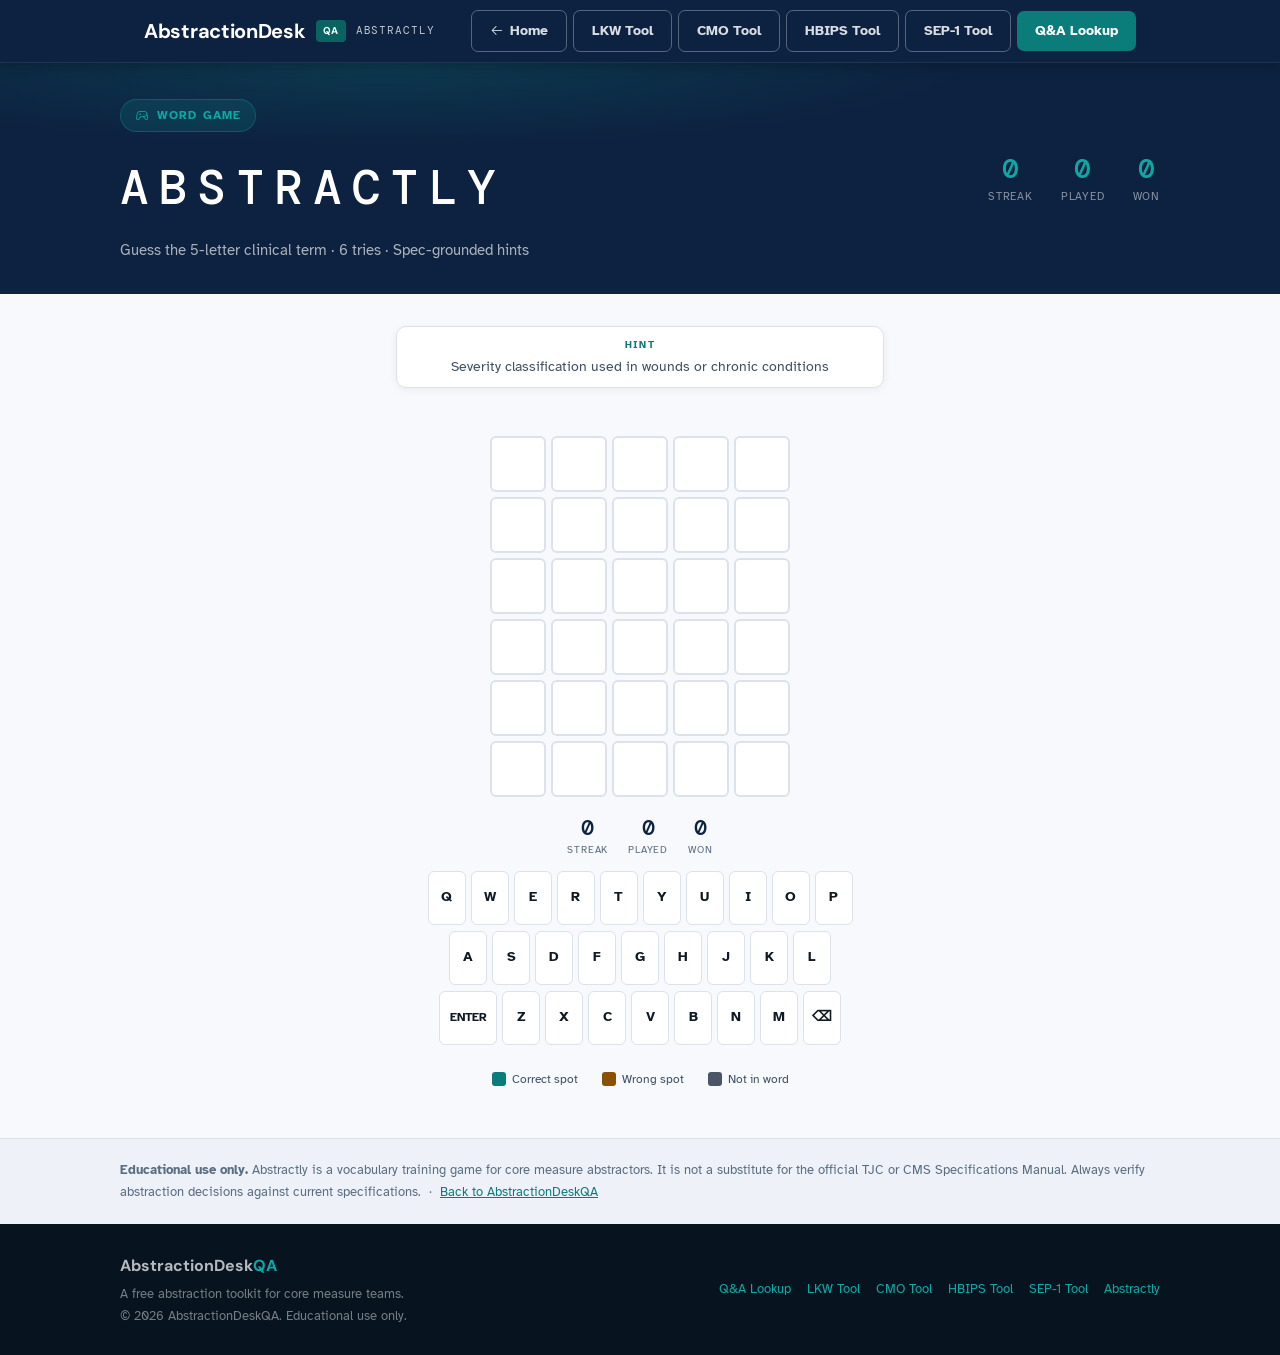
<file: abstractly.html>
<!DOCTYPE html>
<html lang="en">
<head>
<meta charset="UTF-8">
<meta name="viewport" content="width=device-width, initial-scale=1.0">
<meta name="description" content="Abstractly — a word-guessing game for core measure teams. Guess the 5-letter clinical term in 6 tries. Built by AbstractionDeskQA.">
<title>Abstractly — AbstractionDeskQA</title>
<link rel="canonical" href="https://abstractiondeskqa.com/abstractly.html">
<meta property="og:type" content="website">
<meta property="og:url" content="https://abstractiondeskqa.com/abstractly.html">
<meta property="og:site_name" content="AbstractionDeskQA">
<meta property="og:title" content="Abstractly — AbstractionDeskQA">
<meta property="og:description" content="Abstractly — a word-guessing game for core measure teams. Guess the 5-letter clinical term in 6 tries. Built by AbstractionDeskQA.">
<link rel="preconnect" href="https://fonts.googleapis.com">
<link href="https://fonts.googleapis.com/css2?family=Atkinson+Hyperlegible:ital,wght@0,400;0,700;1,400&family=DM+Sans:wght@400;500;600;700&family=DM+Mono:wght@400;500&display=swap" rel="stylesheet">
<link rel="stylesheet" href="assets/phosphor/regular.css">
<link rel="stylesheet" href="assets/phosphor/duotone.css">
<!-- Shared design tokens / structural CSS (T-04) -->
<link rel="stylesheet" href="assets/tokens.css">
<link rel="stylesheet" href="assets/site.css">
<script async src="https://www.googletagmanager.com/gtag/js?id=G-QJPP46JWX3"></script>
<script>
  window.dataLayer = window.dataLayer || [];
  function gtag(){dataLayer.push(arguments);}
  gtag('js', new Date());
  gtag('config', 'G-QJPP46JWX3');
</script>
<style>
  *, *::before, *::after { box-sizing: border-box; margin: 0; padding: 0; }
  :root {
    /* Word-game tile/key colors — page-specific, not part of shared tokens.css */
    --green:        #0a7c7a;
    --green-light:  #e4f5f4;
    --yellow:       #8a5200;
    --yellow-light: #fff8ec;
    --gray-tile:    #4a5568;
  }
  html { scroll-behavior: smooth; }
  body {
    font-family: var(--body);
    background: var(--canvas);
    color: var(--ink);
    line-height: 1.75;
    font-size: 17px;
    -webkit-font-smoothing: antialiased;
  }
  a { color: var(--teal); }
  a:hover { text-decoration: underline; }

  /* GAME HERO */
  .game-hero {
    background: var(--navy);
    padding: 36px 24px 32px;
    position: relative; overflow: hidden;
  }
  .game-hero::before {
    content: '';
    position: absolute; inset: 0;
    background: radial-gradient(ellipse 70% 55% at 30% 0%, rgba(10,124,122,.25) 0%, transparent 65%);
    pointer-events: none;
  }
  .game-hero-inner {
    max-width: var(--max); margin: 0 auto; position: relative;
    display: flex; align-items: center; justify-content: space-between;
    gap: 24px; flex-wrap: wrap;
  }
  .game-hero-text {}
  .game-eyebrow {
    display: inline-flex; align-items: center; gap: 8px;
    background: rgba(13,168,165,.14); border: 1px solid rgba(13,168,165,.3);
    color: var(--teal2); font-size: 12px; font-weight: 700;
    text-transform: uppercase; letter-spacing: 1.1px;
    padding: 5px 14px; border-radius: 20px; margin-bottom: 14px;
  }
  .game-eyebrow i { font-size: 13px; }
  .game-hero h1 {
    font-family: var(--mono);
    font-size: clamp(32px, 5vw, 48px);
    font-weight: 500; color: white;
    letter-spacing: 0.2em; margin-bottom: 8px;
  }
  .game-hero-sub {
    font-size: 15px; color: rgba(255,255,255,.65);
    line-height: 1.6;
  }
  .game-hero-stats {
    display: flex; gap: 28px; align-items: center;
    flex-shrink: 0;
  }
  .hero-stat { text-align: center; }
  .hero-stat-num {
    font-family: var(--mono); font-size: 28px; font-weight: 500;
    color: var(--teal2); display: block; line-height: 1;
  }
  .hero-stat-label {
    font-size: 11px; color: rgba(255,255,255,.5);
    text-transform: uppercase; letter-spacing: .8px; margin-top: 4px;
  }

  /* GAME AREA */
  .game-area {
    max-width: 520px; margin: 0 auto;
    padding: 2rem 1rem 3rem;
  }

  /* HINT */
  .hint-bar {
    background: var(--white);
    border: 1px solid var(--border);
    border-radius: var(--radius);
    padding: 10px 18px;
    font-size: 14px;
    color: var(--ink-mid);
    text-align: center;
    margin-bottom: 1rem;
    line-height: 1.55;
    box-shadow: var(--shadow-sm);
  }
  .hint-bar strong { color: var(--navy); font-weight: 700; }
  .hint-label {
    font-size: 10px; font-weight: 700; text-transform: uppercase;
    letter-spacing: 1.2px; color: var(--teal); margin-bottom: 3px;
  }

  /* MESSAGE */
  .msg {
    height: 24px; font-size: 13px; font-weight: 700;
    text-align: center; color: var(--navy); margin-bottom: 8px;
    font-family: var(--body);
  }

  /* BOARD */
  .board-wrap { position: relative; width: fit-content; margin: 0 auto 1.25rem; }
  .board { display: flex; flex-direction: column; gap: 5px; }
  .row { display: flex; gap: 5px; }
  .tile {
    width: 56px; height: 56px;
    border: 2px solid var(--border);
    border-radius: 6px;
    display: flex; align-items: center; justify-content: center;
    font-family: var(--mono); font-size: 22px; font-weight: 500;
    color: var(--ink); text-transform: uppercase;
    background: var(--white);
    transition: border-color 0.1s;
  }
  .tile.filled { border-color: var(--ink-soft); }
  .tile.correct { background: var(--teal); border-color: var(--teal); color: #fff; }
  .tile.present { background: var(--amber); border-color: var(--amber); color: #fff; }
  .tile.absent  { background: var(--gray-tile); border-color: var(--gray-tile); color: #fff; }
  .tile.unused  { background: var(--canvas); border-color: var(--border); opacity: 0.4; }
  .tile.shake { animation: shake 0.35s; }
  .tile.pop { animation: pop 0.12s; }
  .tile.flip { animation: flip 0.5s forwards; }
  @keyframes shake { 0%,100%{transform:translateX(0)} 20%{transform:translateX(-6px)} 40%{transform:translateX(6px)} 60%{transform:translateX(-4px)} 80%{transform:translateX(4px)} }
  @keyframes pop { 0%,100%{transform:scale(1)} 50%{transform:scale(1.13)} }
  @keyframes flip { 0%{transform:rotateX(0)} 45%{transform:rotateX(-90deg)} 55%{transform:rotateX(-90deg)} 100%{transform:rotateX(0)} }

  /* GAME OVER OVERLAY */
  .game-over-overlay {
    display: none; position: absolute; inset: 0;
    background: rgba(247,249,252,0.88);
    border-radius: 6px;
    align-items: center; justify-content: center;
    backdrop-filter: blur(3px);
  }
  .game-over-overlay.show { display: flex; }
  .game-over-card {
    background: var(--white);
    border: 1px solid var(--border);
    border-radius: 12px;
    padding: 20px 30px;
    text-align: center;
    box-shadow: var(--shadow);
  }
  .gob-label {
    font-size: 10px; font-weight: 700; letter-spacing: .1em;
    text-transform: uppercase; color: var(--teal);
    margin-bottom: 6px;
    display: flex; align-items: center; justify-content: center; gap: 6px;
  }
  .gob-word {
    font-family: var(--mono); font-size: 32px; font-weight: 500;
    letter-spacing: 0.18em; color: var(--navy); margin-bottom: 10px;
  }
  .gob-hint {
    font-size: 13px; color: var(--ink-mid);
    max-width: 230px; line-height: 1.65;
    margin: 0 auto;
  }

  /* STATS ROW */
  .stats-row {
    font-size: 13px; color: var(--ink-soft);
    text-align: center; margin-bottom: 0.75rem;
    display: flex; justify-content: center; gap: 20px;
  }
  .stat-item { display: flex; flex-direction: column; align-items: center; }
  .stat-num {
    font-family: var(--mono); font-size: 22px; font-weight: 500;
    color: var(--navy); line-height: 1;
  }
  .stat-label {
    font-size: 10px; text-transform: uppercase;
    letter-spacing: .8px; color: var(--ink-soft); margin-top: 2px;
  }

  /* PLAY AGAIN */
  .play-again {
    display: none; margin: 0 auto 1.5rem;
    padding: 11px 32px;
    font-size: 15px; font-weight: 700;
    font-family: var(--body);
    border: 2px solid var(--teal);
    border-radius: 8px;
    background: transparent; color: var(--teal);
    cursor: pointer; transition: all .15s;
  }
  .play-again:hover { background: var(--teal); color: white; }
  .play-again-wrap { text-align: center; margin-bottom: 1rem; }

  /* KEYBOARD */
  .keyboard { display: flex; flex-direction: column; gap: 6px; align-items: center; }
  .kb-row { display: flex; gap: 5px; }
  .key {
    height: 54px; min-width: 38px; padding: 0 6px;
    border: 1px solid var(--border); border-radius: 6px;
    font-size: 14px; font-weight: 700; font-family: var(--body);
    cursor: pointer; color: var(--ink);
    background: var(--white);
    display: flex; align-items: center; justify-content: center;
    user-select: none; transition: background 0.1s;
    text-transform: uppercase;
  }
  .key:hover { background: var(--teal-pale); color: var(--teal); }
  .key.wide { min-width: 58px; font-size: 12px; }
  .key.correct { background: var(--teal); border-color: var(--teal); color: #fff; }
  .key.present { background: var(--amber); border-color: var(--amber); color: #fff; }
  .key.absent  { background: var(--gray-tile); border-color: var(--gray-tile); color: #fff; }

  /* LEGEND */
  .legend {
    display: flex; gap: 1.5rem; justify-content: center;
    margin-top: 1.5rem; font-size: 12px;
    color: var(--ink-mid); flex-wrap: wrap;
  }
  .legend-item { display: flex; align-items: center; gap: 6px; }
  .legend-dot { width: 14px; height: 14px; border-radius: 3px; }
  .legend-dot.correct { background: var(--teal); }
  .legend-dot.present { background: var(--amber); }
  .legend-dot.absent  { background: var(--gray-tile); }

  @media(max-width: 640px) {
    .game-hero-stats { display: none; }
    .tile { width: 48px; height: 48px; font-size: 19px; }
    .key { height: 48px; min-width: 32px; }
    .key.wide { min-width: 48px; font-size: 11px; }
  }
  @media (prefers-reduced-motion: reduce) {
    *, *::before, *::after {
      animation-duration: 0.01ms !important;
      animation-iteration-count: 1 !important;
      transition-duration: 0.01ms !important;
      scroll-behavior: auto !important;
    }
  }
</style>
</head>
<body>

<a href="#main" class="skip-link">Skip to main content</a>

<!-- NAV -->
<nav class="site-nav" aria-label="Site navigation">
  <div class="site-nav-inner">
    <a href="/" class="site-nav-brand" aria-label="AbstractionDeskQA home">
      AbstractionDesk<span class="site-qa-badge">QA</span>
      <span class="site-nav-brand-sub">Abstractly</span>
    </a>
    <div class="site-nav-links">
      <a href="index.html" class="site-nav-cta-ghost">
        <i class="ph ph-arrow-left" aria-hidden="true"></i> Home
      </a>
      <a href="lkw-tool.html" class="site-nav-cta-ghost">LKW Tool</a>
      <a href="cmo-tool.html" class="site-nav-cta-ghost">CMO Tool</a>
      <a href="hbips-tool.html" class="site-nav-cta-ghost">HBIPS Tool</a>
      <a href="sep1-tool.html" class="site-nav-cta-ghost">SEP-1 Tool</a>
      <a href="lookup.html" class="site-nav-cta">Q&amp;A Lookup</a>
    </div>
  </div>
</nav>

<!-- GAME HERO -->
<div class="game-hero">
  <div class="game-hero-inner">
    <div class="game-hero-text">
      <div class="game-eyebrow">
        <i class="ph ph-game-controller"></i>
        Word Game
      </div>
      <h1>ABSTRACTLY</h1>
      <p class="game-hero-sub">Guess the 5-letter clinical term · 6 tries · Spec-grounded hints</p>
    </div>
    <div class="game-hero-stats">
      <div class="hero-stat">
        <span class="hero-stat-num" id="h-streak">0</span>
        <div class="hero-stat-label">Streak</div>
      </div>
      <div class="hero-stat">
        <span class="hero-stat-num" id="h-played">0</span>
        <div class="hero-stat-label">Played</div>
      </div>
      <div class="hero-stat">
        <span class="hero-stat-num" id="h-won">0</span>
        <div class="hero-stat-label">Won</div>
      </div>
    </div>
  </div>
</div>

<main id="main">
<div class="game-area">

  <div class="hint-bar" id="hint-bar">
    <div class="hint-label">Hint</div>
    <span id="hint-text"></span>
  </div>

  <div class="msg" id="msg"></div>

  <div class="board-wrap">
    <div class="board" id="board"></div>
    <div class="game-over-overlay" id="game-over-overlay">
      <div class="game-over-card">
        <div class="gob-label" id="gob-label"></div>
        <div class="gob-word" id="gob-word"></div>
        <div class="gob-hint" id="gob-hint"></div>
      </div>
    </div>
  </div>

  <div class="play-again-wrap">
    <button type="button" class="play-again" id="play-again">Play again →</button>
  </div>

  <div class="stats-row">
    <div class="stat-item">
      <span class="stat-num" id="streak">0</span>
      <span class="stat-label">Streak</span>
    </div>
    <div class="stat-item">
      <span class="stat-num" id="played">0</span>
      <span class="stat-label">Played</span>
    </div>
    <div class="stat-item">
      <span class="stat-num" id="won">0</span>
      <span class="stat-label">Won</span>
    </div>
  </div>

  <div class="keyboard" id="keyboard"></div>

  <div class="legend">
    <div class="legend-item"><div class="legend-dot correct"></div> Correct spot</div>
    <div class="legend-item"><div class="legend-dot present"></div> Wrong spot</div>
    <div class="legend-item"><div class="legend-dot absent"></div> Not in word</div>
  </div>

</div>
</main>

<!-- DISCLAIMER -->
<div class="site-disclaimer" role="note" aria-label="Educational disclaimer">
  <div class="site-disclaimer-inner">
    <strong>Educational use only.</strong>
    Abstractly is a vocabulary training game for core measure abstractors. It is not a substitute for the official TJC or CMS Specifications Manual.
    Always verify abstraction decisions against current specifications. &nbsp;·&nbsp; <a href="/">Back to AbstractionDeskQA</a>
  </div>
</div>

<!-- FOOTER -->
<footer class="site-footer">
  <div class="site-footer-inner">
    <div>
      <div class="site-footer-brand">AbstractionDesk<span>QA</span></div>
      <p>A free abstraction toolkit for core measure teams.<br>
      &copy; <span id="yr"></span> AbstractionDeskQA. Educational use only.</p>
    </div>
    <div class="site-footer-links">
      <a href="lookup.html">Q&amp;A Lookup</a>
      <a href="lkw-tool.html">LKW Tool</a>
      <a href="cmo-tool.html">CMO Tool</a>
      <a href="hbips-tool.html">HBIPS Tool</a>
      <a href="sep1-tool.html">SEP-1 Tool</a>
      <a href="abstractly.html">Abstractly</a>
    </div>
  </div>
</footer>

<script src="assets/site.js"></script>
<script>
const WORDS = [
  { word:"ONSET", hint:"Time symptoms began; used to establish last known well in stroke cases" },
  { word:"CHART", hint:"Primary record reviewed to extract data elements for abstraction" },
  { word:"NOTES", hint:"Provider or nursing documentation used to support abstraction decisions" },
  { word:"ORDER", hint:"Provider directive required before most interventions count toward compliance" },
  { word:"ENTRY", hint:"Dated and timed documentation unit used for abstraction review" },
  { word:"QUERY", hint:"Clarification requested when documentation is conflicting or incomplete" },
  { word:"VALID", hint:"Documentation must meet this standard to count toward the numerator" },
  { word:"ERROR", hint:"Occurs when abstraction misses required timing or documentation elements" },
  { word:"AUDIT", hint:"Triggered when abstraction accuracy or rates fall below threshold" },
  { word:"TRACE", hint:"Used to track a data element back to its source when documentation conflicts" },
  { word:"PULSE", hint:"Vital sign documented in flow sheets used to assess patient stability" },
  { word:"SCALE", hint:"Standardized tool like pain or fall risk used in nursing assessments" },
  { word:"SCORE", hint:"Numeric assessment result such as NIHSS used in stroke abstraction" },
  { word:"ALERT", hint:"Mental status descriptor documented in neuro and nursing exams" },
  { word:"AWAKE", hint:"Level of consciousness documented to support assessment findings" },
  { word:"ACUTE", hint:"Defines the active phase of illness for measure inclusion" },
  { word:"STAGE", hint:"Severity classification used in wounds or chronic conditions" },
  { word:"BRAIN", hint:"Imaging target organ in stroke measures before treatment decisions" },
  { word:"CLOTS", hint:"Target of thrombolytic therapy in stroke and VTE cases" },
  { word:"NEURO", hint:"Exam documenting deficits required for stroke measure compliance" },
  { word:"MOTOR", hint:"Limb function assessment used in neurological evaluation scoring" },
  { word:"SPEAK", hint:"Speech deficit documented as part of stroke presentation" },
  { word:"NERVE", hint:"Cranial nerve assessment supporting neurological findings" },
  { word:"FOCUS", hint:"Focal deficit used to localize neurological injury" },
  { word:"HEART", hint:"Primary organ involved in STEMI and heart failure measures" },
  { word:"SHOCK", hint:"Hemodynamic state triggering urgent intervention in sepsis or cardiac cases" },
  { word:"STENT", hint:"Procedure documented to confirm coronary intervention in STEMI cases" },
  { word:"CHEST", hint:"Presenting complaint that may trigger cardiac workup measures" },
  { word:"BLOCK", hint:"ECG finding indicating conduction abnormality" },
  { word:"LEADS", hint:"ECG tracing used to identify STEMI patterns" },
  { word:"FLUID", hint:"SEP-1 requires this volume before vasopressors when hypotension persists" },
  { word:"PRESS", hint:"Blood pressure value used to determine need for sepsis interventions" },
  { word:"ORGAN", hint:"Dysfunction used to define severity in sepsis criteria" },
  { word:"FAILS", hint:"Indicates organ failure required for severe sepsis classification" },
  { word:"BLOOD", hint:"Cultures must be drawn before antibiotics to meet SEP-1 compliance" },
  { word:"FEVER", hint:"Temperature elevation that may trigger sepsis screening protocols" },
  { word:"LITER", hint:"Unit used to document fluid resuscitation volume in SEP-1" },
  { word:"SWABS", hint:"Specimens collected to identify infection source before treatment" },
  { word:"DOSES", hint:"Medication amounts documented in MAR affecting compliance" },
  { word:"DRIPS", hint:"Continuous infusions requiring precise timing documentation" },
  { word:"PILLS", hint:"Oral medications documented in MAR for treatment tracking" },
  { word:"ROUTE", hint:"Administration path required for medication documentation validity" },
  { word:"GIVEN", hint:"Status indicating medication was administered per MAR" },
  { word:"START", hint:"Time zero for treatment used to calculate compliance windows" },
  { word:"TAPER", hint:"Dose reduction plan documented in medication orders" },
  { word:"FLUSH", hint:"Saline administration documented to maintain IV line patency" },
  { word:"RENAL", hint:"Kidney function impacting medication dosing and exclusions" },
  { word:"FORMS", hint:"Standard documents used to capture required abstraction elements" },
  { word:"POLST", hint:"End-of-life directive form impacting treatment decisions" },
  { word:"SIGNS", hint:"Vital measurements documented across patient encounters" },
  { word:"TIMES", hint:"Required timestamps used to calculate measure compliance" },
  { word:"DATES", hint:"Documentation elements required to validate timing of care" },
  { word:"PROOF", hint:"Supporting documentation used to justify abstraction decisions" },
  { word:"FLAGS", hint:"Warnings raised when documentation may not meet criteria" },
  { word:"RULES", hint:"Spec-defined logic governing inclusion and exclusion" },
  { word:"STAMP", hint:"Missing this makes documentation ineligible for abstraction" },
  { word:"DRAFT", hint:"Unsigned note that cannot count toward compliance" },
  { word:"FILED", hint:"Document officially included in the medical record" },
  { word:"TALLY", hint:"Running total used for restraint or timing calculations" },
  { word:"CODES", hint:"Diagnosis codes determining denominator inclusion" },
  { word:"READS", hint:"Final radiology interpretation required for imaging measures" },
  { word:"HOLDS", hint:"Restraint or seclusion events tracked for HBIPS reporting" },
  { word:"WATCH", hint:"Observation level documented for patient safety monitoring" },
  { word:"STAFF", hint:"Personnel documentation sometimes required in event review" },
  { word:"HOURS", hint:"Unit used to total restraint or seclusion duration" },
  { word:"SLEEP", hint:"Rest patterns documented in behavioral health settings" },
  { word:"MOODS", hint:"Behavioral observations recorded in psychiatric notes" },
  { word:"RESTS", hint:"Sleep or rest entries supporting behavioral documentation" },
  { word:"ADMIT", hint:"Inpatient status that begins the measure period" },
  { word:"DELAY", hint:"Gap that can push a case outside required time thresholds" },
  { word:"FIRST", hint:"Earliest documented event used to anchor timelines" },
  { word:"FINAL", hint:"Attending-confirmed diagnosis used for abstraction logic" },
  { word:"PRIOR", hint:"History that may exclude a case from the denominator" },
  { word:"AFTER", hint:"Post-intervention timing used to evaluate compliance" },
  { word:"READY", hint:"Documented status indicating discharge criteria met" },
  { word:"TESTS", hint:"Diagnostic orders supporting clinical decision-making in measures" },
  { word:"SCANS", hint:"Imaging required before treatment decisions in stroke cases" },
  { word:"VALUE", hint:"Numeric result abstracted from labs or vitals" },
  { word:"LEVEL", hint:"Measured quantity used to assess treatment response" },
  { word:"RANGE", hint:"Reference interval used to interpret lab results" },
  { word:"COUNT", hint:"Cell count or lab value used in clinical criteria" },
  { word:"PANEL", hint:"Grouped lab tests ordered together for evaluation" },
  { word:"CHECK", hint:"Manual validation step before abstraction submission" },
  { word:"LOGIC", hint:"Spec rule determining if a case meets inclusion criteria" },
  { word:"DIALS", hint:"Ventilator or pump settings documented in ICU flow sheets" },
  { word:"PAGED", hint:"Physician contact event that may support response time documentation" },
  { word:"PRINT", hint:"Hard-copy record used when EHR documentation is unavailable" },
  { word:"TYPED", hint:"Electronic entry format required for order validity in most EHRs" },
  { word:"FALLS", hint:"Incident requiring documentation review in safety measure abstraction" },
  { word:"CLAMP", hint:"Surgical action documented in operative notes for procedure review" },
  { word:"SHUNT", hint:"Neurosurgical diversion documented in operative and neuro notes" },
  { word:"WALKS", hint:"Ambulation status documented to support functional assessment" },
  { word:"STROKE", hint:"Diagnosis triggering the STK measure set and LKW abstraction" },
  { word:"BOLUS", hint:"Rapid IV dose required in sepsis fluid resuscitation documentation" },
];

const ROWS = 6, COLS = 5;
let target, hint, currentRow, currentCol, board, gameOver, keyStates;
let streak = 0, played = 0, won = 0;

function pickWord() {
  // filter to only 5-letter words
  const pool = WORDS.filter(w => w.word.length === COLS);
  return pool[Math.floor(Math.random() * pool.length)];
}

function syncStats() {
  ['streak','played','won'].forEach(id => {
    document.getElementById(id).textContent = eval(id);
    const hEl = document.getElementById('h-' + id);
    if (hEl) hEl.textContent = eval(id);
  });
}

function init() {
  const picked = pickWord();
  target = picked.word.toUpperCase();
  hint = picked.hint;
  currentRow = 0; currentCol = 0; gameOver = false;
  board = Array.from({length: ROWS}, () => Array(COLS).fill(''));
  keyStates = {};
  document.getElementById('hint-text').textContent = hint;
  document.getElementById('msg').textContent = '';
  document.getElementById('game-over-overlay').classList.remove('show');
  document.getElementById('play-again').style.display = 'none';
  renderBoard();
  renderKeyboard();
  syncStats();
}

function renderBoard() {
  const el = document.getElementById('board');
  el.innerHTML = '';
  for (let r = 0; r < ROWS; r++) {
    const row = document.createElement('div');
    row.className = 'row';
    for (let c = 0; c < COLS; c++) {
      const tile = document.createElement('div');
      tile.className = 'tile';
      tile.id = `t-${r}-${c}`;
      row.appendChild(tile);
    }
    el.appendChild(row);
  }
}

function renderKeyboard() {
  const rows = [
    ['Q','W','E','R','T','Y','U','I','O','P'],
    ['A','S','D','F','G','H','J','K','L'],
    ['ENTER','Z','X','C','V','B','N','M','⌫']
  ];
  const kb = document.getElementById('keyboard');
  kb.innerHTML = '';
  rows.forEach(row => {
    const rowEl = document.createElement('div');
    rowEl.className = 'kb-row';
    row.forEach(k => {
      const btn = document.createElement('div');
      const isWide = k.length > 1;
      btn.className = 'key' + (isWide ? ' wide' : '');
      btn.textContent = k;
      btn.id = 'key-' + k;
      btn.setAttribute('role', 'button');
      btn.setAttribute('tabindex', '0');
      btn.addEventListener('click', () => handleKey(k));
      rowEl.appendChild(btn);
    });
    kb.appendChild(rowEl);
  });
}

function updateTile(r, c, letter) {
  const tile = document.getElementById(`t-${r}-${c}`);
  tile.textContent = letter;
  if (letter) {
    tile.classList.add('filled', 'pop');
    setTimeout(() => tile.classList.remove('pop'), 150);
  } else {
    tile.classList.remove('filled');
  }
}

function showMsg(txt, dur) {
  const el = document.getElementById('msg');
  el.textContent = txt;
  if (dur) setTimeout(() => { if (el.textContent === txt) el.textContent = ''; }, dur);
}

function shakeRow(r) {
  for (let c = 0; c < COLS; c++) {
    const t = document.getElementById(`t-${r}-${c}`);
    t.classList.add('shake');
    setTimeout(() => t.classList.remove('shake'), 400);
  }
}

function revealRow(r, result) {
  for (let c = 0; c < COLS; c++) {
    const t = document.getElementById(`t-${r}-${c}`);
    setTimeout(() => {
      t.classList.add('flip');
      setTimeout(() => { t.classList.remove('flip'); t.classList.add(result[c]); }, 250);
    }, c * 110);
  }
}

function dimUnusedRows(fromRow) {
  for (let r = fromRow; r < ROWS; r++) {
    for (let c = 0; c < COLS; c++) {
      document.getElementById(`t-${r}-${c}`).classList.add('unused');
    }
  }
}

function showGameOver(isWin) {
  const winMsgs = ['Spec-perfect!','Excellent abstraction!','Right on the measure!','Brilliant!'];
  document.getElementById('gob-label').innerHTML = isWin
    ? '<i class="ph ph-check-circle" style="font-size:14px;color:var(--teal)"></i> ' + winMsgs[Math.floor(Math.random()*winMsgs.length)]
    : 'The answer was';
  document.getElementById('gob-word').textContent = target;
  document.getElementById('gob-hint').textContent = hint;
  document.getElementById('game-over-overlay').classList.add('show');
}

function scoreGuess(guess) {
  const result = Array(COLS).fill('absent');
  const tArr = target.split(''), gArr = guess.split('');
  const used = Array(COLS).fill(false);
  for (let i = 0; i < COLS; i++) {
    if (gArr[i] === tArr[i]) { result[i] = 'correct'; used[i] = true; }
  }
  for (let i = 0; i < COLS; i++) {
    if (result[i] === 'correct') continue;
    for (let j = 0; j < COLS; j++) {
      if (!used[j] && gArr[i] === tArr[j]) { result[i] = 'present'; used[j] = true; break; }
    }
  }
  return result;
}

function updateKeys(guess, result) {
  const priority = { correct: 3, present: 2, absent: 1 };
  guess.split('').forEach((k, i) => {
    if (!keyStates[k] || priority[result[i]] > priority[keyStates[k]]) keyStates[k] = result[i];
    const btn = document.getElementById('key-' + k);
    if (btn) {
      const isWide = btn.classList.contains('wide');
      btn.className = 'key' + (isWide ? ' wide' : '') + (keyStates[k] ? ' ' + keyStates[k] : '');
    }
  });
}

function handleKey(k) {
  if (gameOver) return;
  if (k === '⌫' || k === 'Backspace') {
    if (currentCol > 0) {
      currentCol--;
      board[currentRow][currentCol] = '';
      updateTile(currentRow, currentCol, '');
    }
    return;
  }
  if (k === 'ENTER' || k === 'Enter') {
    if (currentCol < COLS) { showMsg('Not enough letters', 1200); shakeRow(currentRow); return; }
    const guess = board[currentRow].join('');
    const result = scoreGuess(guess);
    revealRow(currentRow, result);
    updateKeys(guess, result);
    const isWin = result.every(r => r === 'correct');
    currentRow++; currentCol = 0;
    setTimeout(() => {
      played++;
      if (isWin) {
        won++; streak++;
        dimUnusedRows(currentRow);
        showGameOver(true);
        gameOver = true;
      } else if (currentRow === ROWS) {
        streak = 0;
        showGameOver(false);
        gameOver = true;
      }
      if (gameOver) document.getElementById('play-again').style.display = 'inline-block';
      syncStats();
    }, COLS * 110 + 400);
    return;
  }
  if (/^[A-Za-z]$/.test(k) && currentCol < COLS) {
    board[currentRow][currentCol] = k.toUpperCase();
    updateTile(currentRow, currentCol, k.toUpperCase());
    currentCol++;
  }
}

document.addEventListener('keydown', e => {
  if (e.ctrlKey || e.metaKey || e.altKey) return;
  if (e.key === 'Backspace') handleKey('Backspace');
  else if (e.key === 'Enter') handleKey('Enter');
  else if (/^[a-zA-Z]$/.test(e.key)) handleKey(e.key);
});

document.getElementById('play-again').addEventListener('click', init);
init();
</script>

<script data-name="BMC-Widget"
  data-cfasync="false"
  src="https://cdnjs.buymeacoffee.com/1.0.0/widget.prod.min.js"
  data-id="abstractiondeskqa"
  data-description="Support AbstractionDeskQA"
  data-message="If this tool helped you, consider supporting its development ☕"
  data-color="#0a7c7a"
  data-position="Right"
  data-x_margin="18"
  data-y_margin="18">
</script>
</body>
</html>
</file>
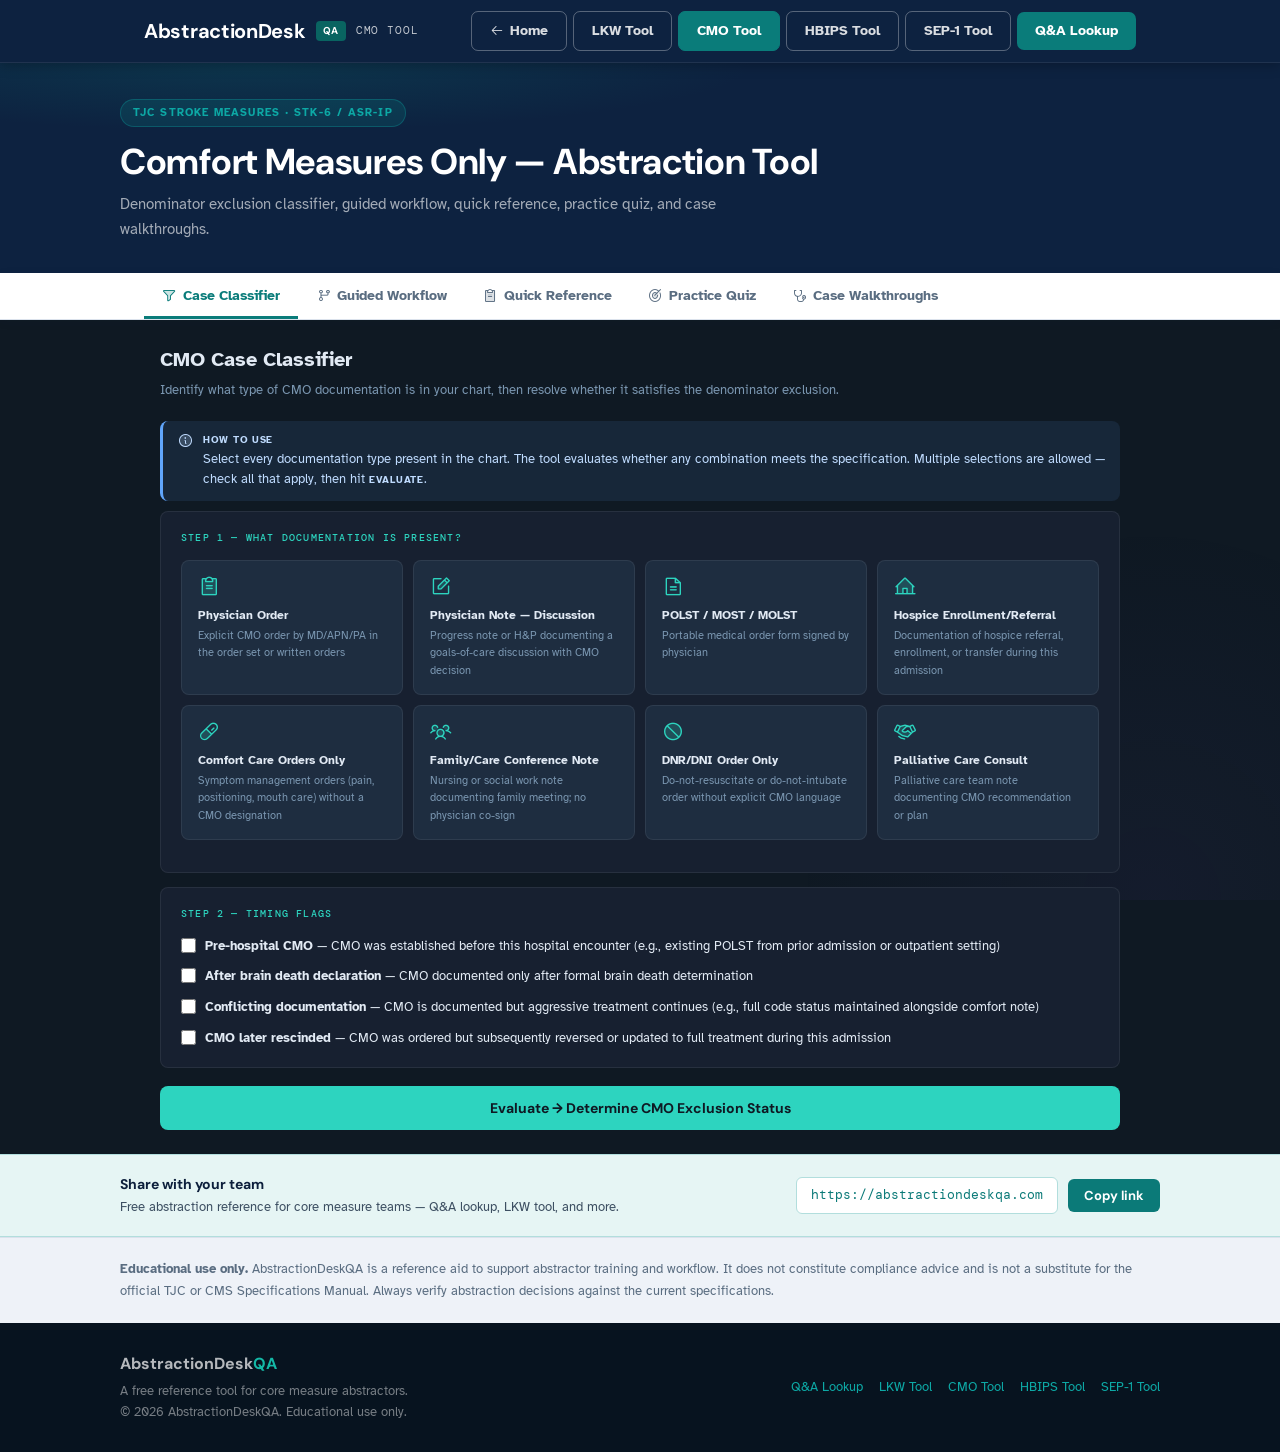
<file: cmo-tool.html>
<!DOCTYPE html>
<html lang="en" data-theme="dark">
<head>
<meta charset="UTF-8">
<meta name="viewport" content="width=device-width, initial-scale=1.0">
<link rel="canonical" href="https://abstractiondeskqa.com/cmo-tool.html">
<title>CMO Abstraction Tool — AbstractionDeskQA</title>
<meta name="description" content="CMO Abstraction Tool — AbstractionDeskQA. Interactive CMO (Comfort Measures Only) exclusion classification tool with reference guide, practice quiz, and case walkthroughs.">
<meta property="og:type" content="website">
<meta property="og:url" content="https://abstractiondeskqa.com/cmo-tool.html">
<meta property="og:site_name" content="AbstractionDeskQA">
<meta property="og:title" content="CMO Abstraction Tool — AbstractionDeskQA">
<meta property="og:description" content="CMO Abstraction Tool — AbstractionDeskQA. Interactive CMO (Comfort Measures Only) exclusion classification tool with reference guide, practice quiz, and case walkthroughs.">
<link rel="preconnect" href="https://fonts.googleapis.com">
<link href="https://fonts.googleapis.com/css2?family=Atkinson+Hyperlegible:ital,wght@0,400;0,700;1,400&family=DM+Sans:wght@400;500;600;700&family=DM+Mono:ital,wght@0,400;0,500;1,400&display=swap" rel="stylesheet">
<link rel="stylesheet" href="assets/phosphor/regular.css">
<link rel="stylesheet" href="assets/phosphor/duotone.css">
<!-- Shared design tokens / structural CSS (T-04) -->
<link rel="stylesheet" href="assets/tokens.css">
<link rel="stylesheet" href="assets/site.css">
<style>
*{box-sizing:border-box;margin:0;padding:0;}
html{scroll-behavior:smooth;}
body{background:var(--bg);color:var(--text);font-family:var(--body);font-size:14px;line-height:1.6;min-height:100vh;}
body::before{content:'';position:fixed;inset:0;background:radial-gradient(ellipse 60% 40% at 10% 0%,rgba(45,212,191,0.06) 0%,transparent 70%),radial-gradient(ellipse 40% 60% at 90% 100%,rgba(123,92,229,0.05) 0%,transparent 70%);pointer-events:none;z-index:0;}
header{position:sticky;top:0;z-index:200;background:rgba(15,25,35,0.96);backdrop-filter:blur(12px);border-bottom:1px solid var(--border);padding:12px 20px;display:flex;align-items:center;gap:14px;}
.hbadge{background:var(--teal);color:var(--bg);font-family:var(--mono);font-size:10px;font-weight:500;padding:3px 9px;border-radius:4px;letter-spacing:0.1em;white-space:nowrap;}
.htitle{font-size:15px;font-weight:700;}
.hsub{font-size:11px;color:var(--muted);font-family:var(--mono);}
.tabs{background:#ffffff;border-bottom:1px solid #dbe2ec;position:sticky;top:62px;z-index:70;box-shadow:0 2px 10px rgba(13,34,64,.06);}
.tabs-inner{max-width:1040px;margin:0 auto;padding:0 24px;display:flex;gap:0;overflow-x:auto;}
.tab{background:none;border:none;color:#5a6d81;font-family:'Atkinson Hyperlegible',sans-serif;font-size:14px;font-weight:600;padding:14px 18px 12px;cursor:pointer;border-bottom:3px solid transparent;white-space:nowrap;transition:color .15s,border-color .15s;display:flex;align-items:center;gap:6px;}
.tab i{font-size:15px;}
.tab:hover{color:#0f1923;}
.tab.on{color:#0a7c7a;border-bottom-color:#0a7c7a;}
main{max-width:1000px;margin:0 auto;padding:24px 20px;position:relative;z-index:1;}
.panel{display:none;}
.panel.on{display:block;animation:fadeUp .22s ease;}
@keyframes fadeUp{from{opacity:0;transform:translateY(8px)}to{opacity:1;transform:translateY(0)}}
.card{background:var(--bg2);border:1px solid var(--border);border-radius:var(--radius);padding:18px 20px;margin-bottom:14px;}
.card-label{font-family:var(--mono);font-size:10px;font-weight:500;color:var(--teal);letter-spacing:0.12em;text-transform:uppercase;margin-bottom:14px;}
.sh{font-size:20px;font-weight:700;margin-bottom:4px;}
.ss{font-size:13px;color:var(--muted);margin-bottom:20px;}
.cx{border-radius:var(--radius);padding:11px 14px;margin:10px 0;display:flex;gap:10px;font-size:13px;line-height:1.55;}
.cx-icon{font-size:16px;flex-shrink:0;margin-top:1px;line-height:1;}.cx-icon i{font-size:16px;}
.cx strong{display:block;font-size:10px;letter-spacing:.07em;text-transform:uppercase;margin-bottom:2px;}
.cx strong.cx-inline{display:inline;}
.cx--tight{margin-bottom:12px;}
.cx.tip{background:var(--teal-dim);border-left:3px solid var(--teal);color:#99f6e4;}
.cx.warn{background:var(--amber-dim);border-left:3px solid var(--amber);color:#fde68a;}
.cx.danger{background:var(--red-dim);border-left:3px solid var(--red);color:#fca5a5;}
.cx.ok{background:var(--green-dim);border-left:3px solid var(--green);color:#bbf7d0;}
.cx.info{background:var(--blue-dim);border-left:3px solid var(--blue);color:#bfdbfe;}
.cx.purple{background:var(--purple-dim);border-left:3px solid var(--purple);color:#ddd6fe;}

/* ── CLASSIFIER ── */
.doc-type-grid{display:grid;grid-template-columns:repeat(auto-fill,minmax(180px,1fr));gap:10px;margin:14px 0;}
.doc-type-btn{display:block;background:var(--bg3);border:1px solid var(--border);border-radius:var(--radius);padding:14px 16px;cursor:pointer;transition:all .18s;text-align:left;}
.doc-type-btn:hover{border-color:var(--teal);}
.doc-type-btn.selected{border-color:var(--teal);background:var(--teal-dim);}
.doc-type-btn:focus-within{outline:3px solid var(--teal2);outline-offset:3px;}
.doc-type-btn .dti{display:block;font-size:22px;margin-bottom:6px;color:var(--teal);line-height:1;}.doc-type-btn .dti i{font-size:22px;}
.doc-type-btn .dtn{display:block;font-size:12px;font-weight:700;margin-bottom:2px;}
.doc-type-btn .dtd{display:block;font-size:11px;color:var(--muted);}
.resolve-btn{width:100%;background:var(--teal);color:var(--bg);border:none;font-family:var(--sans);font-size:14px;font-weight:700;padding:13px 20px;border-radius:var(--radius);cursor:pointer;transition:background .18s;margin-top:4px;}
.resolve-btn:hover{background:var(--teal2);}
.result-box{background:var(--bg3);border:2px solid var(--teal);border-radius:var(--radius);padding:20px 22px;margin-top:16px;display:none;}
.result-box.show{display:block;animation:fadeUp .3s ease;}
.res-fields{display:flex;flex-wrap:wrap;gap:16px;margin-bottom:16px;}
.res-field-label{font-family:var(--mono);font-size:9px;color:var(--muted);letter-spacing:.12em;text-transform:uppercase;margin-bottom:3px;}
.res-val{font-family:var(--mono);font-size:22px;font-weight:500;}
.res-val.yes{color:var(--green);}
.res-val.no{color:var(--red);}
.res-val.plain{color:var(--teal);font-size:15px;line-height:1.5;}
.res-basis{font-size:13px;max-width:280px;}
.flag-list{display:flex;flex-direction:column;gap:10px;font-size:13px;}
.flag-label{display:flex;align-items:flex-start;gap:9px;cursor:pointer;}
.flag-checkbox{width:15px;height:15px;margin-top:2px;}
.flag-checkbox--exclude{accent-color:var(--red);}
.flag-checkbox--caution{accent-color:var(--amber);}
.prehosp-sub{margin:2px 0 2px 24px;padding:10px 12px;border:1px solid var(--border);border-left:3px solid var(--amber);border-radius:6px;background:var(--bg3);}
.prehosp-sub legend{font-size:12px;font-weight:700;padding:0 4px;}
.prehosp-opts{display:flex;gap:16px;margin-top:8px;}
.prehosp-opt{display:flex;align-items:center;gap:6px;cursor:pointer;font-size:13px;}
.prehosp-radio{width:15px;height:15px;accent-color:var(--amber);}
.gq-prompt{font-weight:600;margin:12px 0 10px;}
.gq-prompt--first{margin:0 0 12px;}
.gq-answers{display:flex;gap:8px;flex-wrap:wrap;}
.gq-answers--first{margin-top:12px;}
.table-scroll{overflow-x:auto;}
.btn-back{margin-bottom:14px;}
.res-rule{font-size:12.5px;line-height:1.7;color:#c4d8ec;border-top:1px solid var(--border);padding-top:14px;margin-top:4px;}
.rule-tag{display:inline-block;background:var(--bg4);border:1px solid var(--border);font-family:var(--mono);font-size:10px;color:var(--amber);padding:1px 7px;border-radius:3px;margin-right:6px;vertical-align:middle;}

/* ── BUTTONS ── */
.btn{background:var(--teal);color:var(--bg);border:none;font-family:var(--sans);font-size:13px;font-weight:700;padding:9px 18px;border-radius:6px;cursor:pointer;transition:background .18s;}
.btn:hover{background:var(--teal2);}
.btn.ghost{background:transparent;border:1px solid var(--border);color:var(--muted);}
.btn.ghost:hover{border-color:var(--teal);color:var(--teal);}
.btn-row{display:flex;gap:10px;flex-wrap:wrap;margin-top:14px;}

/* ── QUICK REF ── */
.qr-grid{display:grid;grid-template-columns:1fr 1fr;gap:12px;margin-bottom:14px;}
@media(max-width:600px){.qr-grid{grid-template-columns:1fr;}}
.qr-card{background:var(--bg2);border:1px solid var(--border);border-radius:var(--radius);padding:14px 16px;}
.qr-card h3{font-family:var(--mono);font-size:10px;color:var(--teal);letter-spacing:.1em;text-transform:uppercase;margin-bottom:10px;}
.qr-row{display:flex;justify-content:space-between;align-items:flex-start;gap:8px;padding:5px 0;border-bottom:1px solid rgba(255,255,255,0.04);font-size:12px;}
.qr-row:last-child{border-bottom:none;}
.qr-k{color:var(--muted);flex-shrink:0;max-width:60%;}
.qr-v{font-family:var(--mono);font-size:11px;text-align:right;}
.qr-v.y{color:var(--green);}
.qr-v.n{color:var(--red);}
.qr-v.w{color:var(--amber);}
.qr-v--bold{font-weight:700;}
.px-table{width:100%;border-collapse:collapse;font-size:12.5px;}
.px-table th{background:var(--bg3);padding:8px 12px;font-family:var(--mono);font-size:9px;letter-spacing:.1em;text-transform:uppercase;color:var(--muted);text-align:left;border:1px solid var(--border);}
.px-table td{padding:8px 12px;border:1px solid var(--border);color:#c4d8ec;line-height:1.5;vertical-align:top;}
.px-table tr:hover td{background:rgba(45,212,191,0.03);}

/* ── QUIZ ── */
.q-prog-wrap{margin-bottom:16px;}
.q-prog-bar-track{height:3px;background:var(--bg3);border-radius:3px;margin-top:6px;overflow:hidden;}
.q-prog-bar-fill{height:100%;background:var(--teal);border-radius:3px;transition:width .3s;width:10%;}
.q-prog-meta{display:flex;justify-content:space-between;font-family:var(--mono);font-size:10px;color:var(--muted);}
.scenario-box{background:rgba(0,0,0,0.2);border:1px solid var(--border);border-left:3px solid var(--amber);border-radius:var(--radius);padding:14px 16px;font-size:13px;color:#ddeeff;line-height:1.7;margin-bottom:14px;font-style:italic;}
.scenario-box .slabel{font-style:normal;font-family:var(--mono);font-size:10px;color:var(--amber);letter-spacing:.1em;text-transform:uppercase;display:block;margin-bottom:6px;}
.q-opts{display:flex;flex-direction:column;gap:7px;margin-bottom:14px;}
.q-opt{background:var(--bg3);border:1px solid var(--border);color:var(--text);font-family:var(--sans);font-size:13px;padding:10px 14px;border-radius:6px;cursor:pointer;text-align:left;transition:all .15s;}
.q-opt:hover{border-color:var(--teal);}
.q-opt.correct{border-color:var(--green);background:var(--green-dim);color:#bbf7d0;}
.q-opt.wrong{border-color:var(--red);background:var(--red-dim);color:#fca5a5;}
.q-feedback{display:none;font-size:13px;line-height:1.6;padding:12px 14px;border-radius:6px;margin-top:6px;}
.q-feedback.show{display:block;animation:fadeUp .25s ease;}
.q-feedback.correct{background:var(--green-dim);border-left:3px solid var(--green);color:#bbf7d0;}
.q-feedback.wrong{background:var(--red-dim);border-left:3px solid var(--red);color:#fca5a5;}
.q-tags{display:flex;gap:6px;flex-wrap:wrap;margin-bottom:10px;}
.qtag{padding:2px 9px;border-radius:10px;font-family:var(--mono);font-size:10px;font-weight:500;background:var(--teal-dim);color:var(--teal);border:1px solid var(--teal-border);}

/* ── CASES ── */
.case-grid{display:grid;grid-template-columns:repeat(auto-fill,minmax(260px,1fr));gap:12px;margin-top:16px;}
.case-card{background:var(--bg2);border:1px solid var(--border);border-radius:var(--radius);padding:16px;cursor:pointer;transition:border-color .18s;}
.case-card:hover{border-color:var(--teal);}
.case-card h3{font-size:13px;font-weight:700;margin-bottom:6px;}
.case-card p{font-size:12px;color:var(--muted);margin-bottom:12px;}
.diff-pill{display:inline-block;padding:2px 9px;border-radius:10px;font-family:var(--mono);font-size:10px;font-weight:500;}
.diff-int{background:var(--teal-dim);color:var(--teal);border:1px solid var(--teal-border);}
.diff-adv{background:var(--amber-dim);color:var(--amber);border:1px solid var(--amber-border);}
.wt-dots{display:flex;gap:5px;margin-bottom:18px;flex-wrap:wrap;}
.wt-dot{width:26px;height:5px;border-radius:3px;background:var(--bg3);transition:background .2s;}
.wt-dot.done{background:var(--teal);}
.wt-dot.cur{background:var(--amber);}
.chart-box{background:rgba(0,0,0,0.2);border:1px solid var(--border);border-left:3px solid var(--amber);border-radius:var(--radius);padding:14px 16px;font-size:13px;color:#ddeeff;line-height:1.7;margin-bottom:12px;}
.chart-box .clabel{font-family:var(--mono);font-size:10px;color:var(--amber);letter-spacing:.1em;text-transform:uppercase;display:block;margin-bottom:6px;}
.hidden{display:none!important;}
@media print{body{background:#fff;color:#111;}header,.tabs{display:none;}.result-box{border:2px solid #14b8a6;}}

/* ── GUIDED ── */
.gstep-badge{display:inline-block;background:var(--bg4);border:1px solid var(--border);font-family:var(--mono);font-size:10px;color:var(--muted);padding:2px 8px;border-radius:4px;margin-bottom:10px;}

.page-title-bar{background:#0d2240;padding:36px 24px 30px;position:relative;overflow:hidden;}
.page-title-bar::before{content:'';position:absolute;inset:0;background:radial-gradient(ellipse 60% 50% at 20% 0%,rgba(10,124,122,.22) 0%,transparent 65%);pointer-events:none;}
.page-title-inner{max-width:1040px;margin:0 auto;position:relative;}
.page-eyebrow{display:inline-flex;align-items:center;gap:8px;background:rgba(13,168,165,.14);border:1px solid rgba(13,168,165,.3);color:#0da8a5;font-size:11px;font-weight:700;text-transform:uppercase;letter-spacing:1.1px;padding:4px 12px;border-radius:20px;margin-bottom:14px;}
.page-title-text{color:white;}
.page-title-text h1{font-family:'DM Sans',sans-serif;font-size:clamp(24px,4vw,36px);font-weight:700;line-height:1.15;letter-spacing:-.3px;margin-bottom:10px;}
.page-title-text p{font-size:15px;color:rgba(255,255,255,.62);max-width:620px;line-height:1.7;}
@media (prefers-reduced-motion: reduce) {
  *, *::before, *::after {
    animation-duration: 0.01ms !important;
    animation-iteration-count: 1 !important;
    transition-duration: 0.01ms !important;
    scroll-behavior: auto !important;
  }
}
</style>
<!-- Google tag (gtag.js) -->
<script async src="https://www.googletagmanager.com/gtag/js?id=G-QJPP46JWX3"></script>
<script>window.dataLayer=window.dataLayer||[];function gtag(){dataLayer.push(arguments);}gtag('js',new Date());gtag('config','G-QJPP46JWX3');</script>
</head>
<body>

<a href="#maincontent" class="skip-link">Skip to main content</a>

<nav class="site-nav" aria-label="Site navigation">
  <div class="site-nav-inner">
    <a href="/" class="site-nav-brand" aria-label="AbstractionDeskQA home">
      AbstractionDesk<span class="site-qa-badge">QA</span>
      <span class="site-nav-brand-sub">CMO Tool</span>
    </a>
    <div class="site-nav-links">
      <a href="index.html" class="site-nav-cta-ghost">
        <i class="ph ph-arrow-left" aria-hidden="true"></i> Home
      </a>
      <a href="lkw-tool.html" class="site-nav-cta-ghost">LKW Tool</a>
      <a href="cmo-tool.html" class="site-nav-cta-ghost active-page">CMO Tool</a>
      <a href="hbips-tool.html" class="site-nav-cta-ghost">HBIPS Tool</a>
      <a href="sep1-tool.html" class="site-nav-cta-ghost">SEP-1 Tool</a>
      <a href="lookup.html" class="site-nav-cta">Q&amp;A Lookup</a>
    </div>
  </div>
</nav>

<div class="page-title-bar">
  <div class="page-title-inner">
    <div class="page-eyebrow" aria-hidden="true">TJC Stroke Measures · STK-6 / ASR-IP</div>
    <div class="page-title-text">
      <h1>Comfort Measures Only — Abstraction Tool</h1>
      <p>Denominator exclusion classifier, guided workflow, quick reference, practice quiz, and case walkthroughs.</p>
    </div>
  </div>
</div>

<span id="maincontent" aria-hidden="true"></span>

<nav class="tabs" role="tablist">
  <div class="tabs-inner">
  <button type="button" class="tab on" id="tabbtn-classifier" role="tab" aria-selected="true" aria-controls="tab-classifier" tabindex="0" data-t="classifier"><i class="ph-duotone ph-funnel"></i> Case Classifier</button>
  <button type="button" class="tab" id="tabbtn-guided" role="tab" aria-selected="false" aria-controls="tab-guided" tabindex="-1" data-t="guided"><i class="ph-duotone ph-git-branch"></i> Guided Workflow</button>
  <button type="button" class="tab" id="tabbtn-ref" role="tab" aria-selected="false" aria-controls="tab-ref" tabindex="-1" data-t="ref"><i class="ph-duotone ph-clipboard-text"></i> Quick Reference</button>
  <button type="button" class="tab" id="tabbtn-quiz" role="tab" aria-selected="false" aria-controls="tab-quiz" tabindex="-1" data-t="quiz"><i class="ph-duotone ph-target"></i> Practice Quiz</button>
  <button type="button" class="tab" id="tabbtn-cases" role="tab" aria-selected="false" aria-controls="tab-cases" tabindex="-1" data-t="cases"><i class="ph-duotone ph-stethoscope"></i> Case Walkthroughs</button>
  </div>
</nav>

<main>

<!-- ══ TAB 1: CASE CLASSIFIER ══ -->
<div id="tab-classifier" class="panel on" role="tabpanel" aria-labelledby="tabbtn-classifier" tabindex="0">
  <h2 class="sh">CMO Case Classifier</h2>
  <p class="ss">Identify what type of CMO documentation is in your chart, then resolve whether it satisfies the denominator exclusion.</p>

  <div class="cx info"><span class="cx-icon"><i class="ph-duotone ph-info"></i></span><div><strong>How to use</strong>Select every documentation type present in the chart. The tool evaluates whether any combination meets the specification. Multiple selections are allowed — check all that apply, then hit <strong class="cx-inline">Evaluate</strong>.</div></div>

  <div class="card">
    <div class="card-label">Step 1 — What documentation is present?</div>
    <div class="doc-type-grid" id="doc-grid">
      <label class="doc-type-btn">
        <input type="checkbox" class="sr-only" data-key="md_order">
        <span class="dti"><i class="ph-duotone ph-clipboard-text"></i></span>
        <span class="dtn">Physician Order</span>
        <span class="dtd">Explicit CMO order by MD/APN/PA in the order set or written orders</span>
      </label>
      <label class="doc-type-btn">
        <input type="checkbox" class="sr-only" data-key="md_note">
        <span class="dti"><i class="ph-duotone ph-note-pencil"></i></span>
        <span class="dtn">Physician Note — Discussion</span>
        <span class="dtd">Progress note or H&amp;P documenting a goals-of-care discussion with CMO decision</span>
      </label>
      <label class="doc-type-btn">
        <input type="checkbox" class="sr-only" data-key="polst">
        <span class="dti"><i class="ph-duotone ph-file-text"></i></span>
        <span class="dtn">POLST / MOST / MOLST</span>
        <span class="dtd">Portable medical order form signed by physician</span>
      </label>
      <label class="doc-type-btn">
        <input type="checkbox" class="sr-only" data-key="hospice">
        <span class="dti"><i class="ph-duotone ph-house-line"></i></span>
        <span class="dtn">Hospice Enrollment/Referral</span>
        <span class="dtd">Documentation of hospice referral, enrollment, or transfer during this admission</span>
      </label>
      <label class="doc-type-btn">
        <input type="checkbox" class="sr-only" data-key="comfort_only">
        <span class="dti"><i class="ph-duotone ph-pill"></i></span>
        <span class="dtn">Comfort Care Orders Only</span>
        <span class="dtd">Symptom management orders (pain, positioning, mouth care) without a CMO designation</span>
      </label>
      <label class="doc-type-btn">
        <input type="checkbox" class="sr-only" data-key="family_note">
        <span class="dti"><i class="ph-duotone ph-users-three"></i></span>
        <span class="dtn">Family/Care Conference Note</span>
        <span class="dtd">Nursing or social work note documenting family meeting; no physician co-sign</span>
      </label>
      <label class="doc-type-btn">
        <input type="checkbox" class="sr-only" data-key="dnr_only">
        <span class="dti"><i class="ph-duotone ph-prohibit"></i></span>
        <span class="dtn">DNR/DNI Order Only</span>
        <span class="dtd">Do-not-resuscitate or do-not-intubate order without explicit CMO language</span>
      </label>
      <label class="doc-type-btn">
        <input type="checkbox" class="sr-only" data-key="palliative">
        <span class="dti"><i class="ph-duotone ph-handshake"></i></span>
        <span class="dtn">Palliative Care Consult</span>
        <span class="dtd">Palliative care team note documenting CMO recommendation or plan</span>
      </label>
    </div>
  </div>

  <div class="card" id="timing-card">
    <div class="card-label">Step 2 — Timing Flags</div>
    <div class="flag-list">
      <label class="flag-label"><input type="checkbox" id="flag-prehosp" class="flag-checkbox flag-checkbox--caution"/><span><strong>Pre-hospital CMO</strong> — CMO was established before this hospital encounter (e.g., existing POLST from prior admission or outpatient setting)</span></label>
      <fieldset class="prehosp-sub hidden" id="prehosp-access"><legend>Was the pre-hospital CMO documentation available to the treating LIP during this encounter?</legend><div class="prehosp-opts"><label class="prehosp-opt"><input type="radio" name="prehosp-access" id="prehosp-access-yes" value="yes" class="prehosp-radio"/><span>Yes</span></label><label class="prehosp-opt"><input type="radio" name="prehosp-access" id="prehosp-access-no" value="no" class="prehosp-radio"/><span>No</span></label></div></fieldset>
      <label class="flag-label"><input type="checkbox" id="flag-postbrain" class="flag-checkbox flag-checkbox--exclude"/><span><strong>After brain death declaration</strong> — CMO documented only after formal brain death determination</span></label>
      <label class="flag-label"><input type="checkbox" id="flag-conflict" class="flag-checkbox flag-checkbox--exclude"/><span><strong>Conflicting documentation</strong> — CMO is documented but aggressive treatment continues (e.g., full code status maintained alongside comfort note)</span></label>
      <label class="flag-label"><input type="checkbox" id="flag-withdrawn" class="flag-checkbox flag-checkbox--caution"/><span><strong>CMO later rescinded</strong> — CMO was ordered but subsequently reversed or updated to full treatment during this admission</span></label>
    </div>
  </div>

  <button type="button" class="resolve-btn" data-act="resolve">Evaluate → Determine CMO Exclusion Status</button>

  <div class="result-box" id="classifier-result">
    <div class="card-label">Exclusion Result</div>
    <div class="res-fields">
      <div><div class="res-field-label">CMO Exclusion</div><div class="res-val" id="r-cmo">—</div></div>
      <div><div class="res-field-label">Basis</div><div class="res-val plain res-basis" id="r-basis">—</div></div>
    </div>
    <div class="res-rule" id="r-rationale"></div>
    <div class="btn-row"><button type="button" class="btn" data-act="print"><i class="ph ph-printer"></i> Print</button><button type="button" class="btn ghost" data-act="clear">↩ Clear</button></div>
  </div>
</div>

<!-- ══ TAB 2: GUIDED ══ -->
<div id="tab-guided" class="panel" role="tabpanel" aria-labelledby="tabbtn-guided" tabindex="0">
  <h2 class="sh">Guided Workflow</h2>
  <p class="ss">Answer each question to determine CMO exclusion eligibility step by step.</p>

  <div class="card" id="gq1">
    <div class="gstep-badge">Step 1 — Document Type</div>
    <div class="gq-prompt gq-prompt--first">Is there a physician, APN, or PA order or documented discussion designating the patient as Comfort Measures Only?</div>
    <div class="cx warn"><span class="cx-icon"><i class="ph-duotone ph-warning"></i></span><div><strong>This is the threshold question</strong>The source must come from a licensed independent practitioner — MD, DO, APN, or PA. Nursing notes, social work notes, or family conference documentation alone do not qualify without an LIP co-signature or a corresponding physician order.</div></div>
    <div class="gq-answers gq-answers--first"><button type="button" class="btn" data-act="g-ans" data-step="1" data-val="yes">Yes — LIP order or note present</button><button type="button" class="btn ghost" data-act="g-ans" data-step="1" data-val="no">No LIP documentation</button></div>
  </div>

  <div class="card hidden" id="gq2">
    <div class="gstep-badge">Step 2 — POLST Evaluation</div>
    <div class="cx purple"><span class="cx-icon"><i class="ph-duotone ph-file-text"></i></span><div><strong>POLST is a physician order — but check what's selected</strong>A POLST in the chart is a signed medical order. However, you must verify the POLST section that addresses medical interventions. A POLST with "Full Treatment" or "Limited Interventions" checked does NOT satisfy CMO. Only a POLST with "Comfort-Focused Treatment" (or equivalent) checked qualifies.</div></div>
    <div class="gq-prompt">Does this include a POLST/MOST/MOLST?</div>
    <div class="gq-answers"><button type="button" class="btn" data-act="g-ans" data-step="2" data-val="polst_cmo">Yes — Comfort-Focused Treatment is checked</button><button type="button" class="btn ghost" data-act="g-ans" data-step="2" data-val="polst_other">Yes — but Full Treatment or Limited is checked</button><button type="button" class="btn ghost" data-act="g-ans" data-step="2" data-val="no_polst">No POLST present</button></div>
  </div>

  <div class="card hidden" id="gq3">
    <div class="gstep-badge">Step 3 — Timing</div>
    <div class="cx danger"><span class="cx-icon"><i class="ph-duotone ph-warning-octagon"></i></span><div><strong>Timing is critical</strong>The CMO designation must be established as the care plan for this admission — not documented after brain death, and not a pre-admission-only status that was not reaffirmed or continued during this encounter.</div></div>
    <div class="gq-prompt">Was the CMO documentation established during this admission (prior to death, discharge, or brain death declaration)?</div>
    <div class="gq-answers"><button type="button" class="btn" data-act="g-ans" data-step="3" data-val="yes">Yes — documented during this admission</button><button type="button" class="btn ghost" data-act="g-ans" data-step="3" data-val="postbrain">Only after brain death declaration</button><button type="button" class="btn ghost" data-act="g-ans" data-step="3" data-val="prehosp_only">Pre-hospital only, not reaffirmed</button></div>
  </div>

  <div class="card hidden" id="gq4">
    <div class="gstep-badge">Step 4 — Conflicting Documentation</div>
    <div class="cx warn"><span class="cx-icon"><i class="ph-duotone ph-warning"></i></span><div><strong>Conflicting documentation is a red flag</strong>If CMO is ordered but the medical record simultaneously shows aggressive interventions being pursued (full-code resuscitation, ongoing aggressive chemotherapy, ICU-level interventions), you should flag this for review. A CMO exclusion applies when CMO is the established plan — not when it's documented alongside conflicting treatment goals.</div></div>
    <div class="gq-prompt">Is the CMO plan consistent with the overall treatment record?</div>
    <div class="gq-answers"><button type="button" class="btn" data-act="g-ans" data-step="4" data-val="consistent">Yes — care aligns with CMO</button><button type="button" class="btn ghost" data-act="g-ans" data-step="4" data-val="conflict">Conflicting documentation present</button></div>
  </div>

  <div class="result-box hidden" id="guided-result">
    <div class="card-label">Abstraction Result</div>
    <div class="res-fields">
      <div><div class="res-field-label">CMO Exclusion</div><div class="res-val" id="gr-yn">—</div></div>
    </div>
    <div class="res-rule" id="gr-rat"></div>
    <div class="btn-row"><button type="button" class="btn" data-act="print"><i class="ph ph-printer"></i> Print</button><button type="button" class="btn ghost" data-act="reset-guided">↩ Start Over</button></div>
  </div>
</div>

<!-- ══ TAB 3: QUICK REFERENCE ══ -->
<div id="tab-ref" class="panel" role="tabpanel" aria-labelledby="tabbtn-ref" tabindex="0">
  <h2 class="sh">Quick Reference</h2>
  <p class="ss">v2026A · CMO Denominator Exclusion — STK-6 / ASR-IP</p>

  <div class="card">
    <div class="card-label">Documentation Eligibility Matrix</div>
    <div class="cx info cx--tight"><span class="cx-icon"><i class="ph-duotone ph-info"></i></span><div>Not all comfort-related documentation is equal. This matrix shows what qualifies, what does not, and what requires additional scrutiny before counting.</div></div>
    <div class="table-scroll">
    <table class="px-table">
      <thead><tr><th>Documentation Type</th><th>Qualifies?</th><th>Key Condition / Caveat</th></tr></thead>
      <tbody>
        <tr><td><strong>Physician/APN/PA explicit CMO order</strong></td><td class="qr-v y qr-v--bold">✓ Yes</td><td>Strongest basis. Confirm order was not subsequently rescinded.</td></tr>
        <tr><td><strong>Physician progress note — CMO discussion</strong></td><td class="qr-v y qr-v--bold">✓ Yes</td><td>Must document the decision, not just that a conversation occurred. "Discussed goals of care" alone is insufficient.</td></tr>
        <tr><td><strong>POLST — Comfort-Focused Treatment checked</strong></td><td class="qr-v y qr-v--bold">✓ Yes</td><td>POLST is a physician order. Verify the correct section is completed and signed.</td></tr>
        <tr><td><strong>POLST — Full Treatment or Limited checked</strong></td><td class="qr-v n qr-v--bold">✗ No</td><td>POLST is present but does not indicate CMO. Section checked matters, not just presence of form.</td></tr>
        <tr><td><strong>Hospice enrollment during admission</strong></td><td class="qr-v w qr-v--bold">⚠ Review</td><td>Hospice referral ≠ automatic CMO. Verify accompanying physician order or note explicitly designating CMO.</td></tr>
        <tr><td><strong>Palliative care consult note — CMO plan</strong></td><td class="qr-v w qr-v--bold">⚠ Review</td><td>Palliative consult recommending CMO is not sufficient alone. Requires attending order or documentation adopting the plan.</td></tr>
        <tr><td><strong>DNR/DNI order without CMO language</strong></td><td class="qr-v n qr-v--bold">✗ No</td><td>DNR ≠ CMO. Resuscitation limitation is not the same as comfort-focused care designation.</td></tr>
        <tr><td><strong>Nursing/social work comfort care note</strong></td><td class="qr-v n qr-v--bold">✗ No</td><td>Non-LIP documentation does not satisfy the exclusion alone. Nursing "comfort care" charting is not a CMO order.</td></tr>
        <tr><td><strong>Symptom management orders only</strong></td><td class="qr-v n qr-v--bold">✗ No</td><td>"Comfort care measures" (pain meds, positioning, mouth care) ordered without CMO designation do not qualify.</td></tr>
        <tr><td><strong>Family meeting note — comfort decision</strong></td><td class="qr-v n qr-v--bold">✗ No</td><td>Family agreement documented without an LIP order or co-signed note does not satisfy the exclusion.</td></tr>
      </tbody>
    </table>
    </div>
  </div>

  <div class="qr-grid">
    <div class="qr-card"><h3>Counts as CMO</h3>
      <div class="qr-row"><span class="qr-k">Explicit physician CMO order</span><span class="qr-v y">✓ Yes</span></div>
      <div class="qr-row"><span class="qr-k">MD note documenting CMO decision</span><span class="qr-v y">✓ Yes</span></div>
      <div class="qr-row"><span class="qr-k">POLST — comfort-focused section checked</span><span class="qr-v y">✓ Yes</span></div>
      <div class="qr-row"><span class="qr-k">Hospice + explicit CMO order</span><span class="qr-v y">✓ Yes</span></div>
      <div class="qr-row"><span class="qr-k">Attending adopts palliative CMO plan</span><span class="qr-v y">✓ Yes</span></div>
    </div>
    <div class="qr-card"><h3>Does NOT Count as CMO</h3>
      <div class="qr-row"><span class="qr-k">DNR/DNI only</span><span class="qr-v n">✗ No</span></div>
      <div class="qr-row"><span class="qr-k">Nursing comfort care charting alone</span><span class="qr-v n">✗ No</span></div>
      <div class="qr-row"><span class="qr-k">Symptom management orders only</span><span class="qr-v n">✗ No</span></div>
      <div class="qr-row"><span class="qr-k">POLST — full/limited treatment checked</span><span class="qr-v n">✗ No</span></div>
      <div class="qr-row"><span class="qr-k">Family meeting note without LIP order</span><span class="qr-v n">✗ No</span></div>
      <div class="qr-row"><span class="qr-k">Hospice referral without CMO order</span><span class="qr-v n">✗ No</span></div>
      <div class="qr-row"><span class="qr-k">Palliative consult without attending adoption</span><span class="qr-v n">✗ No</span></div>
    </div>
    <div class="qr-card"><h3>Timing Rules</h3>
      <div class="qr-row"><span class="qr-k">Must be established during admission</span><span class="qr-v">Before death/discharge</span></div>
      <div class="qr-row"><span class="qr-k">After brain death only</span><span class="qr-v n">Does NOT count</span></div>
      <div class="qr-row"><span class="qr-k">Pre-hospital POLST, not reaffirmed</span><span class="qr-v w">⚠ Review</span></div>
      <div class="qr-row"><span class="qr-k">CMO then rescinded</span><span class="qr-v n">Does NOT count</span></div>
      <div class="qr-row"><span class="qr-k">CMO established, death follows</span><span class="qr-v y">Counts</span></div>
    </div>
    <div class="qr-card"><h3>POLST Checklist</h3>
      <div class="qr-row"><span class="qr-k">Is the form signed by a physician?</span><span class="qr-v">Required</span></div>
      <div class="qr-row"><span class="qr-k">Which section is checked?</span><span class="qr-v">Must verify</span></div>
      <div class="qr-row"><span class="qr-k">"Comfort-Focused" or equivalent?</span><span class="qr-v y">✓ Qualifies</span></div>
      <div class="qr-row"><span class="qr-k">"Full Treatment" checked?</span><span class="qr-v n">✗ No</span></div>
      <div class="qr-row"><span class="qr-k">"Limited Interventions" checked?</span><span class="qr-v n">✗ No</span></div>
      <div class="qr-row"><span class="qr-k">Was it enacted this admission?</span><span class="qr-v">Confirm</span></div>
    </div>
  </div>

  <div class="card"><div class="card-label">Top Abstractor Pitfalls</div>
    <div class="cx danger"><span class="cx-icon"><i class="ph-duotone ph-warning-octagon"></i></span><div><strong>Pitfall #1 — Comfort care orders ≠ CMO</strong>"Comfort care measures" ordered (morphine drip, repositioning q2h, oral care) does not equal a CMO designation. The presence of symptom-focused orders without an explicit CMO plan does not satisfy the exclusion.</div></div>
    <div class="cx danger"><span class="cx-icon"><i class="ph-duotone ph-warning-octagon"></i></span><div><strong>Pitfall #2 — DNR is not CMO</strong>A DNR or DNI order limits resuscitation — it does not establish a comfort-only care plan. A patient can have a full DNR and still be receiving aggressive curative treatment. Never equate code status with CMO.</div></div>
    <div class="cx danger"><span class="cx-icon"><i class="ph-duotone ph-warning-octagon"></i></span><div><strong>Pitfall #3 — Discussion ≠ Decision</strong>A physician note that says "discussed goals of care with family" without documenting the outcome of that discussion does not satisfy the exclusion. The note must reflect that CMO was decided upon as the plan.</div></div>
    <div class="cx warn"><span class="cx-icon"><i class="ph-duotone ph-warning"></i></span><div><strong>Pitfall #4 — POLST section check</strong>A POLST in the chart does not automatically equal CMO. You must look at which section is checked. "Full Treatment" and "Limited Interventions" do not qualify. Only "Comfort-Focused Treatment" (or state equivalent) satisfies the exclusion.</div></div>
    <div class="cx warn"><span class="cx-icon"><i class="ph-duotone ph-warning"></i></span><div><strong>Pitfall #5 — Hospice referral without accompanying order</strong>Hospice referral or enrollment documentation suggests CMO intent but is not sufficient alone. Always look for an accompanying physician order or note explicitly establishing CMO. Hospice can overlap with non-CMO designations in some edge cases.</div></div>
    <div class="cx warn"><span class="cx-icon"><i class="ph-duotone ph-warning"></i></span><div><strong>Pitfall #6 — Palliative care consult without attending adoption</strong>A palliative care team can recommend CMO, but that recommendation does not bind the plan of care. The attending of record must document adoption of the CMO plan, or issue a corresponding order.</div></div>
    <div class="cx tip"><span class="cx-icon"><i class="ph-duotone ph-lightbulb"></i></span><div><strong>Pitfall #7 — Pre-hospital POLST not reaffirmed</strong>A POLST from a prior admission or outpatient setting may be in the chart. Verify whether it was acknowledged, reaffirmed, or updated during this admission. A stale POLST that was not reviewed by the treating team during this encounter is questionable.</div></div>
    <div class="cx tip"><span class="cx-icon"><i class="ph-duotone ph-lightbulb"></i></span><div><strong>Pitfall #8 — Post-brain death CMO only</strong>CMO documented solely after a formal brain death declaration does not satisfy the exclusion. The CMO plan must have been established as the care plan for this living patient during the admission — not as a documentation step after brain death is pronounced.</div></div>
  </div>
</div>

<!-- ══ TAB 4: QUIZ ══ -->
<div id="tab-quiz" class="panel" role="tabpanel" aria-labelledby="tabbtn-quiz" tabindex="0">
  <h2 class="sh">Practice Quiz</h2>
  <p class="ss">10 scenario-based questions covering CMO documentation, POLST interpretation, timing rules, and common pitfalls.</p>
  <div class="q-prog-wrap">
    <div class="q-prog-meta"><span id="qprog-label">Question 1 of 10</span><span id="qscore-label">Score: 0 / 0</span></div>
    <div class="q-prog-bar-track"><div class="q-prog-bar-fill" id="qprog-fill"></div></div>
  </div>
  <div class="card" id="quiz-card-body"></div>
</div>

<!-- ══ TAB 5: CASES ══ -->
<div id="tab-cases" class="panel" role="tabpanel" aria-labelledby="tabbtn-cases" tabindex="0">
  <h2 class="sh">Case Walkthroughs</h2>
  <p class="ss">Step-by-step cases that walk through CMO abstraction reasoning at every decision point.</p>
  <div id="case-selector">
    <div class="cx tip"><span class="cx-icon"><i class="ph-duotone ph-stethoscope"></i></span><div><strong>How to use</strong>Select a case, then work through each step. The trainer's reasoning appears at each decision point — including why certain documentation counts or does not count.</div></div>
    <div class="case-grid" id="case-card-grid"></div>
  </div>
  <div id="case-runner" class="hidden">
    <button type="button" class="btn ghost btn-back" data-act="cases">← Back to Cases</button>
    <div class="wt-dots" id="case-dots"></div>
    <div id="case-step-body"></div>
  </div>
</div>

</main>

<script src="assets/site.js"></script>
<script src="assets/spec-logic/cmo.js"></script>
<script>

// ── CLASSIFIER ──
const selectedDocs = new Set();
document.getElementById('doc-grid').addEventListener('change', function(e){
  const input = e.target.closest('input[type="checkbox"]');
  if(!input) return;
  const key = input.dataset.key;
  const card = input.closest('.doc-type-btn');
  if(input.checked){selectedDocs.add(key);card.classList.add('selected');}
  else{selectedDocs.delete(key);card.classList.remove('selected');}
});

// Reveal the LIP-accessibility sub-question only when Pre-hospital CMO is checked.
document.getElementById('flag-prehosp').addEventListener('change', function(){
  const sub = document.getElementById('prehosp-access');
  sub.classList.toggle('hidden', !this.checked);
  if(!this.checked){
    document.getElementById('prehosp-access-yes').checked = false;
    document.getElementById('prehosp-access-no').checked = false;
  }
});

function resolveClassifier(){
  const r = resolveCmo({
    docs: selectedDocs,
    prehosp: document.getElementById('flag-prehosp').checked,
    prehospAccess: document.getElementById('prehosp-access-yes').checked ? 'yes' : (document.getElementById('prehosp-access-no').checked ? 'no' : ''),
    postbrain: document.getElementById('flag-postbrain').checked,
    conflict: document.getElementById('flag-conflict').checked,
    withdrawn: document.getElementById('flag-withdrawn').checked
  });
  showCR(r.val, r.basis, r.rationale);
}

function showCR(val, basis, rat){
  const box = document.getElementById('classifier-result');
  const el = document.getElementById('r-cmo');
  el.textContent = val;
  el.className = 'res-val ' + (val==='YES'?'yes':val==='NO'?'no':'utd');
  document.getElementById('r-basis').textContent = basis;
  document.getElementById('r-rationale').innerHTML = rat;
  box.style.display = 'block';
  box.classList.add('show');
  setTimeout(()=>box.scrollIntoView({behavior:'smooth',block:'nearest'}),80);
}

function clearClassifier(){
  selectedDocs.clear();
  document.querySelectorAll('.doc-type-btn').forEach(b=>b.classList.remove('selected'));
  document.querySelectorAll('#doc-grid input[type="checkbox"]').forEach(i=>i.checked=false);
  ['flag-prehosp','flag-postbrain','flag-conflict','flag-withdrawn'].forEach(id=>document.getElementById(id).checked=false);
  document.getElementById('prehosp-access-yes').checked = false;
  document.getElementById('prehosp-access-no').checked = false;
  document.getElementById('prehosp-access').classList.add('hidden');
  const box = document.getElementById('classifier-result');
  box.classList.remove('show');
  box.style.display = 'none';
}

// ── GUIDED ──
function gAns(q,val){
  for(let i=q+1;i<=4;i++){const e=document.getElementById('gq'+i);if(e)e.classList.add('hidden');}
  document.getElementById('guided-result').classList.add('hidden');
  if(q===1){
    val==='yes'?document.getElementById('gq2').classList.remove('hidden'):showGR('NO','No licensed independent practitioner (MD, APN, or PA) has documented a CMO order or CMO decision for this patient. Nursing notes, family meeting notes, social work documentation, and comfort care orders alone do not satisfy the exclusion.');
  } else if(q===2){
    if(val==='polst_cmo') document.getElementById('gq3').classList.remove('hidden');
    else if(val==='polst_other') showGR('NO','A POLST is present but the section checked indicates Full Treatment or Limited Interventions — not Comfort-Focused Treatment. The CMO exclusion requires that the comfort-focused option be selected on the POLST. The presence of the form alone is not sufficient.');
    else document.getElementById('gq3').classList.remove('hidden');
  } else if(q===3){
    if(val==='yes') document.getElementById('gq4').classList.remove('hidden');
    else if(val==='postbrain') showGR('NO','CMO was documented only after a formal brain death declaration. The exclusion applies to living patients where CMO is established as the active care plan during the admission — not as a procedural step following brain death.');
    else if(val==='prehosp_only') showGR('NO','A pre-hospital CMO designation (e.g., POLST from prior admission) is present but was not reaffirmed or continued during this encounter. The treating team during this admission did not document adoption of the CMO plan. The exclusion does not apply based on a prior designation alone.');
  } else if(q===4){
    if(val==='consistent') showGR('YES','CMO is documented by a licensed independent practitioner during this admission, established before brain death or discharge, and consistent with the overall record. The denominator exclusion for Comfort Measures Only applies.');
    else showGR('REVIEW','Conflicting documentation is present alongside CMO. This case requires additional review. Verify whether the CMO order or note was the operative plan at time of discharge or death, and whether the conflicting documentation predates or postdates the CMO designation.');
  }
}

function showGR(yn,rat){
  const box = document.getElementById('guided-result');
  const el = document.getElementById('gr-yn');
  el.textContent = yn;
  el.className = 'res-val '+(yn==='YES'?'yes':yn==='NO'?'no':'utd');
  document.getElementById('gr-rat').innerHTML = rat;
  box.classList.remove('hidden');
  box.classList.add('show');
  setTimeout(()=>box.scrollIntoView({behavior:'smooth',block:'nearest'}),80);
}

function resetGuided(){
  for(let i=2;i<=4;i++){const e=document.getElementById('gq'+i);if(e)e.classList.add('hidden');}
  const gr=document.getElementById('guided-result');
  gr.classList.add('hidden');
  gr.classList.remove('show');
  window.scrollTo({top:0,behavior:'smooth'});
}

// ── QUIZ ──
const Qs=[
  {tags:['CMO vs. Comfort Care','Order vs. Note'],sc:`Nursing notes document "comfort care measures" ordered: morphine PCA, repositioning q2h, and mouth care. The attending's note reads "Continue supportive care." No CMO order is present. No POLST in chart.`,opts:['YES — comfort care measures are documented','YES — nursing documentation is sufficient','NO — "comfort care measures" ordered ≠ CMO designation','NO — morphine orders are excluded from CMO'],correct:2,fb:`<strong>NO.</strong> "Comfort care measures" as a set of symptom management orders is not the same as a Comfort Measures Only designation. CMO requires an explicit physician order or physician note documenting that CMO is the care plan. Nursing orders for pain and hygiene management do not satisfy the exclusion.`},
  {tags:['DNR','CMO vs. Code Status'],sc:`The chart contains a DNR/DNI order signed by the attending. No other CMO-related documentation is present. The patient is receiving aggressive IV antibiotics and nutrition.`,opts:['YES — DNR means no further aggressive treatment','YES — attending physician signed the order','NO — DNR ≠ CMO','NO — the patient is still receiving antibiotics'],correct:2,fb:`<strong>NO.</strong> A DNR/DNI limits resuscitation — it does not establish comfort-only care. A patient can have a full DNR and still be receiving curative or aggressive treatment. CMO requires an explicit designation that comfort is the entire focus of care.`},
  {tags:['POLST','Section Evaluation'],sc:`A POLST is present in the chart, signed by the attending. On examination, the "Limited Additional Interventions" option is checked. The patient was admitted with acute stroke and later died.`,opts:['YES — POLST is a physician order','YES — patient died, so CMO is implied','NO — Limited Interventions ≠ Comfort-Focused Treatment','NO — POLST is only valid outpatient'],correct:2,fb:`<strong>NO.</strong> The POLST is a physician order and would qualify — but only if the "Comfort-Focused Treatment" section is checked. "Limited Additional Interventions" is a middle tier that does not equal CMO. You must check the specific section selected, not just the presence of the form.`},
  {tags:['Palliative Consult','Attending Adoption'],sc:`Palliative care was consulted on day 2. Their note reads: "Recommend transitioning to comfort measures only. Family is in agreement." The attending's notes do not reference this recommendation. No CMO order is present.`,opts:['YES — palliative care team documented CMO','YES — family agreement is documented','NO — palliative recommendation requires attending adoption','NO — consult notes never count'],correct:2,fb:`<strong>NO.</strong> A palliative care consult recommendation does not bind the plan of care. The attending of record must adopt the CMO plan via a corresponding order or progress note. "Recommend CMO" without attending documentation is insufficient.`},
  {tags:['Timing','Brain Death'],sc:`The patient was admitted with massive hemorrhagic stroke. On day 3, brain death was declared per protocol. Immediately following the declaration, the attending wrote: "Transitioning to comfort measures only. Family agrees."`,opts:['YES — physician documented CMO','YES — CMO was established before discharge','NO — CMO documented only after brain death declaration','NO — family agreement is not a CMO order'],correct:2,fb:`<strong>NO.</strong> CMO must be established as the care plan for a living patient during the admission. Documentation of CMO that occurs only after a formal brain death declaration does not satisfy the exclusion — it is a post-death procedural notation, not a care plan decision.`},
  {tags:['Hospice','Documentation Requirements'],sc:`Discharge documentation shows the patient was transferred to an inpatient hospice facility. The chart contains a hospice transfer note signed by the discharge planner. No physician CMO note or order is present.`,opts:['YES — hospice transfer implies CMO','YES — discharge documentation is sufficient','YES — transfer note is signed','NO — hospice enrollment alone does not satisfy the exclusion'],correct:3,fb:`<strong>NO.</strong> Hospice enrollment or transfer strongly suggests CMO intent, but is not sufficient alone. The exclusion requires an explicit physician (LIP) order or documentation. Always look for an accompanying physician order or CMO-designating note. A social work or discharge planner transfer note alone does not qualify.`},
  {tags:['Discussion vs. Decision','Physician Note'],sc:`The attending's progress note on day 2 reads: "Long discussion with family today regarding goals of care. Family has questions and will need more time to decide. Will continue to support them." No CMO order present.`,opts:['YES — physician documented a goals of care discussion','YES — physician note qualifies as CMO documentation','NO — note documents a discussion, not a CMO decision','NO — family has not agreed yet'],correct:2,fb:`<strong>NO.</strong> A physician note must document the <em>outcome</em> of the discussion — not merely that a discussion occurred. "Family has questions and needs more time" indicates an ongoing process, not a CMO decision. For the exclusion to apply, the note must reflect that CMO was decided upon as the plan.`},
  {tags:['Pre-hospital POLST','Timing'],sc:`An outpatient POLST with "Comfort-Focused Treatment" checked was found in the chart from a prior admission 8 months ago. The treating team during this admission has no documented reference to the POLST. The patient had capacity on admission.`,opts:['YES — POLST is a physician order with correct section checked','YES — prior POLST carries forward automatically','NO — POLST not reaffirmed this admission','NO — POLST is only valid for 1 year'],correct:2,fb:`<strong>NO — requires review.</strong> A pre-hospital POLST is a physician order, but when the treating team has not acknowledged, reaffirmed, or referenced it during this admission for a patient with documented capacity, the POLST's application to this admission is uncertain. Verify whether the treating team adopted the prior POLST as the current plan.`},
  {tags:['Conflicting Documentation','Order Precedence'],sc:`A CMO order was placed on day 3. On day 4, the covering physician placed an order for "full resuscitation — patient expressing desire to change goals." The patient died on day 5.`,opts:['YES — CMO was ordered at some point during admission','NO — CMO was rescinded by subsequent order','YES — first CMO order takes priority','NO — patient died so status is irrelevant'],correct:1,fb:`<strong>NO.</strong> CMO was ordered but subsequently rescinded. When a patient's goals change and the CMO designation is reversed, the exclusion does not apply — the CMO was not the operative care plan at the time of death. Always verify the full order history and whether CMO was the final status.`},
  {tags:['Combined Documentation','Best Answer'],sc:`Chart contains: (1) Palliative care note recommending CMO, (2) Nursing note documenting "patient on comfort measures per family wishes," (3) Attending H&P: "After discussion with family, patient will be transitioned to comfort measures only — no further aggressive interventions." No formal order set CMO checkbox but the H&P note is present.`,opts:['YES — attending H&P documents the CMO decision','YES — three separate sources document comfort intent','NO — need a formal order checkbox, not just a note','NO — palliative must also document before counting'],correct:0,fb:`<strong>YES.</strong> The attending H&P explicitly documents that the patient is transitioning to comfort measures only — this is physician documentation of a CMO decision, which satisfies the exclusion. Nursing notes and palliative notes add context but the attending's note is the qualifying document. A formal order checkbox is not required when clear physician documentation of the CMO decision is present.`}
];

let curQ=0,score=0,answered=0;
function initQuiz(){curQ=0;score=0;answered=0;renderQ();}
function renderQ(){
  if(curQ>=Qs.length){showQComplete();return;}
  const q=Qs[curQ];
  document.getElementById('qprog-label').textContent=`Question ${curQ+1} of ${Qs.length}`;
  document.getElementById('qprog-fill').style.width=`${((curQ+1)/Qs.length)*100}%`;
  document.getElementById('qscore-label').textContent=`Score: ${score} / ${answered}`;
  document.getElementById('quiz-card-body').innerHTML=`
    <div class="q-tags">${q.tags.map(t=>`<span class="qtag">${t}</span>`).join('')}</div>
    <div class="scenario-box"><span class="slabel"><i class="ph-duotone ph-file-text"></i> Clinical Scenario</span>${q.sc}</div>
    <div class="q-opts">${q.opts.map((o,i)=>`<button type="button" class="q-opt" data-act="ans-q" data-idx="${i}">${String.fromCharCode(65+i)}. ${o}</button>`).join('')}</div>
    <div class="q-feedback" id="qfb"></div>
    <div style="margin-top:10px;"><button type="button" class="btn" id="qnext" data-act="next-q" style="display:none;">Next →</button></div>`;
}
function ansQ(i,btn){
  const q=Qs[curQ];answered++;
  document.querySelectorAll('.q-opt').forEach(b=>b.removeAttribute('data-act'));
  document.querySelectorAll('.q-opt').forEach((b,j)=>{if(j===q.correct)b.classList.add('correct');});
  const fb=document.getElementById('qfb');
  if(i===q.correct){score++;btn.classList.add('correct');fb.className='q-feedback correct show';fb.innerHTML=`<i class="ph-duotone ph-check-circle"></i> <strong>Correct!</strong> ${q.fb}`;}
  else{btn.classList.add('wrong');fb.className='q-feedback wrong show';fb.innerHTML=`<i class="ph-duotone ph-x-circle"></i> <strong>Incorrect.</strong> ${q.fb}`;}
  document.getElementById('qscore-label').textContent=`Score: ${score} / ${answered}`;
  document.getElementById('qnext').style.display='inline-block';
}
function nextQ(){curQ++;renderQ();}
function showQComplete(){
  const pct=Math.round(score/Qs.length*100);
  document.getElementById('quiz-card-body').innerHTML=`<div style="text-align:center;padding:20px 0"><div style="font-size:52px;font-weight:700;font-family:var(--mono);color:${pct>=80?'var(--green)':pct>=60?'var(--amber)':'var(--red)'}">${pct}%</div><div style="font-size:16px;font-weight:700;margin:8px 0;">${score} / ${Qs.length} correct</div><div style="font-size:13px;color:var(--muted);margin-bottom:20px;">${pct>=80?'Strong command of CMO documentation rules.':pct>=60?'Good. Review the pitfalls that tripped you up.':'Recommend reviewing the Quick Reference tab before live abstraction.'}</div><button type="button" class="btn" data-act="init-quiz">Try Again</button></div>`;
}

// ── CASES ──
const CASES=[
  {title:'Case A: Comfort Orders vs. CMO Order',summary:'Common mix-up — symptom management vs. an actual CMO plan.',diff:'int',steps:[
    {type:'chart',content:`<strong>Nursing orders (day 1):</strong> Morphine 2mg IV q4h PRN pain. Repositioning q2h. Oral care q4h. Low-stimulation environment.<br><br><strong>Nursing note (day 2):</strong> "Patient on comfort care per family wishes. Continuing current comfort care measures."<br><br><strong>Attending progress note (day 2):</strong> "Continue supportive care. Family updated."<br><br><strong>Discharge disposition:</strong> Expired. No POLST, no CMO order, no hospice referral.`},
    {type:'step',label:'Is there a physician order or note designating CMO?',content:'The attending\'s note says "continue supportive care" — this is not a CMO designation. Supportive care, comfort care measures, and CMO are distinct concepts. No CMO order appears in the chart.',cx:'danger',cxt:'Never equate symptom management orders or vague "supportive" language with a CMO designation. A physician must explicitly state that the patient is being designated comfort measures only.'},
    {type:'step',label:'Does the nursing documentation change the answer?',content:'Nursing documents "comfort care per family wishes" — this reflects nursing\'s care approach but is not a physician order or LIP documentation of a CMO plan. Nursing documentation alone never satisfies the exclusion.',cx:'warn',cxt:'Common abstraction error: seeing nursing "comfort care" charting and counting it as CMO. Nursing notes document care — they do not establish care plans that satisfy the CMO exclusion.'},
    {type:'result',yn:'NO',date:'N/A',time:'N/A',rat:'No physician order or physician note designating CMO. Comfort care measures (pain management, mouth care) are present but these are symptom management orders — not a CMO designation. Nursing documentation is not a qualifying source.'}
  ]},
  {title:'Case B: POLST in Chart — Which Section?',summary:'POLST present but you must verify which option is checked.',diff:'int',steps:[
    {type:'chart',content:`<strong>Chart contains a POLST signed by the attending physician 6 days prior to admission.</strong><br><br><em>Section A — Cardiopulmonary Resuscitation:</em> "Do Not Attempt Resuscitation" ✓<br><em>Section B — Medical Interventions:</em> "Limited Additional Interventions" ✓<br>&nbsp;&nbsp;&nbsp;- Treat medical conditions. IV fluids if indicated. No intubation.<br><br><strong>No other CMO-related documentation in chart.</strong><br><br><strong>Admission was for ischemic stroke. Patient discharged to skilled nursing facility.</strong>`},
    {type:'step',label:'Is a POLST with a physician signature present?',content:'Yes — the POLST is signed by the attending. This is a physician order. However, the critical question is: which section is checked?',cx:'tip',cxt:'Always identify which Medical Interventions option is selected before counting a POLST. The form can be in the chart and signed but still not qualify.'},
    {type:'step',label:'Which Medical Interventions option is checked?',content:'"Limited Additional Interventions" is checked — this is the middle tier. It allows medical treatment including IV fluids, and explicitly excludes intubation. It does NOT equal Comfort-Focused Treatment.',cx:'danger',cxt:'The three options on most POLST forms are: Full Treatment / Limited Additional Interventions / Comfort-Focused Treatment. Only the third option satisfies the CMO exclusion. "Limited" is not the same as "comfort only."'},
    {type:'result',yn:'NO',date:'N/A',time:'N/A',rat:'POLST is present and physician-signed, but "Limited Additional Interventions" is checked — not "Comfort-Focused Treatment." The CMO exclusion requires the comfort-focused option specifically. A DNR status (Section A) does not change this analysis. Exclusion does not apply.'}
  ]},
  {title:'Case C: Palliative Consult + Attending Adoption',summary:'When does a palliative recommendation become a CMO plan?',diff:'adv',steps:[
    {type:'chart',content:`<strong>Day 1 — Palliative care consult note:</strong> "Family meeting held. Goals discussed at length. Patient's expressed wishes favor comfort-focused care. Recommend transitioning to comfort measures only. Discussed symptom management goals."<br><br><strong>Day 2 — Attending progress note:</strong> "Reviewed palliative care recommendations with patient and family. Agree with plan to transition to CMO. Comfort measures only effective today. Will discontinue aggressive interventions."<br><br><strong>Day 2 — CMO order entered by attending.</strong><br><br><strong>Day 4 — Patient expired.</strong>`},
    {type:'step',label:'Is the palliative consult note alone sufficient?',content:'No. The palliative team\'s recommendation is a consulting service opinion. Until the attending of record adopts and documents the plan, it is a recommendation — not an operative care plan.',cx:'warn',cxt:'Many abstractors stop at the palliative note. The attending adoption is the qualifying event, not the recommendation.'},
    {type:'step',label:'Did the attending document adoption of the CMO plan?',content:'Yes — the attending\'s Day 2 note explicitly states "agree with plan to transition to CMO. Comfort measures only effective today." This is physician documentation of the CMO decision, timed to this admission, consistent with care.',cx:'tip',cxt:'This is exactly the language that satisfies the exclusion. The attending explicitly adopted the plan and documented the CMO designation.'},
    {type:'step',label:'Is timing consistent?',content:'CMO was established on Day 2 of a 4-day admission — before death, before discharge, and with no indication of brain death declaration. The CMO order was also entered. No conflicting documentation of aggressive treatment after Day 2.',cx:'ok',cxt:'Timing is clean. The exclusion applies.'},
    {type:'result',yn:'YES',date:'Day 2 of admission',time:'Per attending note and order',rat:'Palliative care consult recommended CMO; attending of record adopted the recommendation via explicit progress note and CMO order on Day 2. Documentation is consistent with the care record. Timing is appropriate — established before death during the admission. Exclusion applies.'}
  ]},
  {title:'Case D: Pre-Hospital POLST — Was It Reaffirmed?',summary:'A prior POLST is in the chart. Does it count for this admission?',diff:'adv',steps:[
    {type:'chart',content:`<strong>POLST in chart:</strong> Signed 14 months ago during a prior admission. "Comfort-Focused Treatment" checked. Physician signature present.<br><br><strong>This admission — Day 1:</strong> Patient presented with aphasia and right-sided weakness. GCS 12. Patient alert, oriented to self only.<br><br><strong>Attending H&P:</strong> "Past medical history significant for prior stroke with residual deficits. Advance directives on file." No explicit reference to the POLST. No CMO order placed.<br><br><strong>Neurology consult:</strong> "Recommend IV tPA if no contraindications. Discussed with family." tPA administered.<br><br><strong>Day 3:</strong> Patient deteriorated. Attending note: "Family requesting comfort measures." CMO order placed Day 3.`},
    {type:'step',label:'Is the prior POLST applicable to this admission?',content:'The POLST is 14 months old from a prior admission. On this admission, the treating team administered IV tPA — an aggressive intervention inconsistent with CMO. The attending H&P did not reference or adopt the prior POLST as the current plan.',cx:'warn',cxt:'A prior POLST does not automatically apply to a new admission, especially when the treating team is actively providing aggressive care. The team\'s actions (tPA administration) are the clearest evidence that the prior CMO status was not the operative plan on admission.'},
    {type:'step',label:'When was CMO actually established?',content:'CMO was established on Day 3 when the attending placed the order, prompted by family request. This is valid CMO documentation — during the admission, prior to death, by a physician.',cx:'tip',cxt:'Day 3 CMO order is the qualifying event. The prior POLST does not help or hurt at this point.'},
    {type:'step',label:'Is the Day 3 CMO documentation clean?',content:'Yes — attending order on Day 3, during the admission, no subsequent rescission, and care transitioned accordingly. No conflicting orders after Day 3.',cx:'ok',cxt:'The exclusion applies based on the Day 3 CMO order — not the prior POLST.'},
    {type:'result',yn:'YES',date:'Day 3 of admission',time:'Per attending CMO order',rat:'Exclusion applies based on the Day 3 physician CMO order — not the prior POLST (which was not adopted by this admission\'s treating team). Prior POLST is not the qualifying event; the attending order during this admission is. Timing is appropriate.'}
  ]}
];

function renderCaseCards(){
  document.getElementById('case-card-grid').innerHTML=CASES.map((c,i)=>`
    <div class="case-card" data-act="start-case" data-idx="${i}" role="button" tabindex="0">
      <h3>${c.title}</h3><p>${c.summary}</p>
      <span class="diff-pill diff-${c.diff}">${c.diff==='int'?'Intermediate':'Advanced'}</span>
      <div style="margin-top:12px;"><button type="button" class="btn">Start →</button></div>
    </div>`).join('');
}

let activeCase=null,caseStep=0;
function startCase(i){activeCase=CASES[i];caseStep=0;document.getElementById('case-selector').classList.add('hidden');document.getElementById('case-runner').classList.remove('hidden');renderCaseStep();}
function backToCases(){document.getElementById('case-selector').classList.remove('hidden');document.getElementById('case-runner').classList.add('hidden');}
function renderCaseStep(){
  const steps=activeCase.steps;
  document.getElementById('case-dots').innerHTML=steps.map((_,i)=>`<div class="wt-dot ${i<caseStep?'done':i===caseStep?'cur':''}"></div>`).join('');
  const s=steps[caseStep];
  const icons={tip:'<i class="ph-duotone ph-lightbulb"></i>',warn:'<i class="ph-duotone ph-warning"></i>',danger:'<i class="ph-duotone ph-warning-octagon"></i>',ok:'<i class="ph-duotone ph-check-circle"></i>'};
  let html='';
  if(s.type==='chart'){
    html=`<div class="card"><div class="card-label">Step ${caseStep+1} of ${steps.length} — Chart Documentation</div><div class="chart-box"><span class="clabel"><i class="ph-duotone ph-file-text"></i> Chart Excerpt</span>${s.content}</div><div class="btn-row"><button type="button" class="btn" data-act="case-next">Continue →</button></div></div>`;
  }else if(s.type==='step'){
    html=`<div class="card"><div class="card-label">Step ${caseStep+1} of ${steps.length} — ${s.label}</div><div style="font-size:13.5px;color:#c4d8ec;line-height:1.7;margin-bottom:10px;">${s.content}</div><div class="cx ${s.cx}"><span class="cx-icon">${icons[s.cx]}</span><div>${s.cxt}</div></div><div class="btn-row"><button type="button" class="btn ghost" data-act="case-prev">← Back</button><button type="button" class="btn" data-act="case-next">Continue →</button></div></div>`;
  }else if(s.type==='result'){
    const yn=s.yn==='YES';
    html=`<div class="card"><div class="card-label">Step ${caseStep+1} of ${steps.length} — Final Abstraction</div><div class="res-fields" style="margin-bottom:14px;"><div><div class="res-field-label">CMO Exclusion</div><div class="res-val ${yn?'yes':'no'}">${s.yn}</div></div></div><div class="cx ok"><span class="cx-icon"><i class="ph-duotone ph-check-circle"></i></span><div><strong>Rationale</strong>${s.rat}</div></div><div class="btn-row"><button type="button" class="btn ghost" data-act="case-prev">← Back</button><button type="button" class="btn" data-act="cases">← All Cases</button></div></div>`;
  }
  document.getElementById('case-step-body').innerHTML=html;
}
function caseNext(){if(caseStep<activeCase.steps.length-1){caseStep++;renderCaseStep();}}
function casePrev(){if(caseStep>0){caseStep--;renderCaseStep();}}

initQuiz();
renderCaseCards();

// Delegated click dispatcher for data-act (T-27 cmo; missing from 35de91c).
document.addEventListener('click', function (e) {
  var el = e.target.closest('[data-act]');
  if (!el) return;
  switch (el.dataset.act) {
    case 'resolve':      resolveClassifier(); break;
    case 'print':        window.print(); break;
    case 'clear':        clearClassifier(); break;
    case 'g-ans':        gAns(+el.dataset.step, el.dataset.val); break;
    case 'reset-guided': resetGuided(); break;
    case 'init-quiz':    initQuiz(); break;
    case 'next-q':       nextQ(); break;
    case 'ans-q':        ansQ(+el.dataset.idx, el); break;
    case 'start-case':   startCase(+el.dataset.idx); break;
    case 'cases':        backToCases(); break;
    case 'case-next':    caseNext(); break;
    case 'case-prev':    casePrev(); break;
  }
});
</script>

<!-- SHARE STRIP -->
<div class="share-strip">
  <div class="share-strip-inner">
    <div>
      <div class="share-strip-title">Share with your team</div>
      <div class="share-strip-sub">Free abstraction reference for core measure teams — Q&amp;A lookup, LKW tool, and more.</div>
    </div>
    <div class="share-strip-actions">
      <code class="share-url-pill">https://abstractiondeskqa.com</code>
      <button type="button" class="share-copy-btn">Copy link</button>
    </div>
  </div>
</div>
<div class="site-disclaimer" role="note" aria-label="Educational disclaimer">
  <div class="site-disclaimer-inner">
    <strong>Educational use only.</strong>
    AbstractionDeskQA is a reference aid to support abstractor training and workflow. It does not constitute compliance advice and is not a substitute for the official TJC or CMS Specifications Manual. Always verify abstraction decisions against the current specifications.
  </div>
</div>

<footer class="site-footer">
  <div class="site-footer-inner">
    <div>
      <div class="site-footer-brand">AbstractionDesk<span>QA</span></div>
      <p>A free reference tool for core measure abstractors.<br>
      &copy; <span id="yr"></span> AbstractionDeskQA. Educational use only.</p>
    </div>
    <div class="site-footer-links">
      <a href="lookup.html">Q&amp;A Lookup</a>
      <a href="lkw-tool.html">LKW Tool</a>
      <a href="cmo-tool.html">CMO Tool</a>
      <a href="hbips-tool.html">HBIPS Tool</a>
      <a href="sep1-tool.html">SEP-1 Tool</a>
    </div>
  </div>
</footer>
<script data-name="BMC-Widget"
        data-cfasync="false"
        src="https://cdnjs.buymeacoffee.com/1.0.0/widget.prod.min.js"
        data-id="abstractiondeskqa"
        data-description="Support AbstractionDeskQA"
        data-message="Support ongoing development of this free reference tool."
        data-color="#0a7c7a"
        data-position="Right"
        data-x_margin="18"
        data-y_margin="18">
</script>
</body>
</html>
</file>
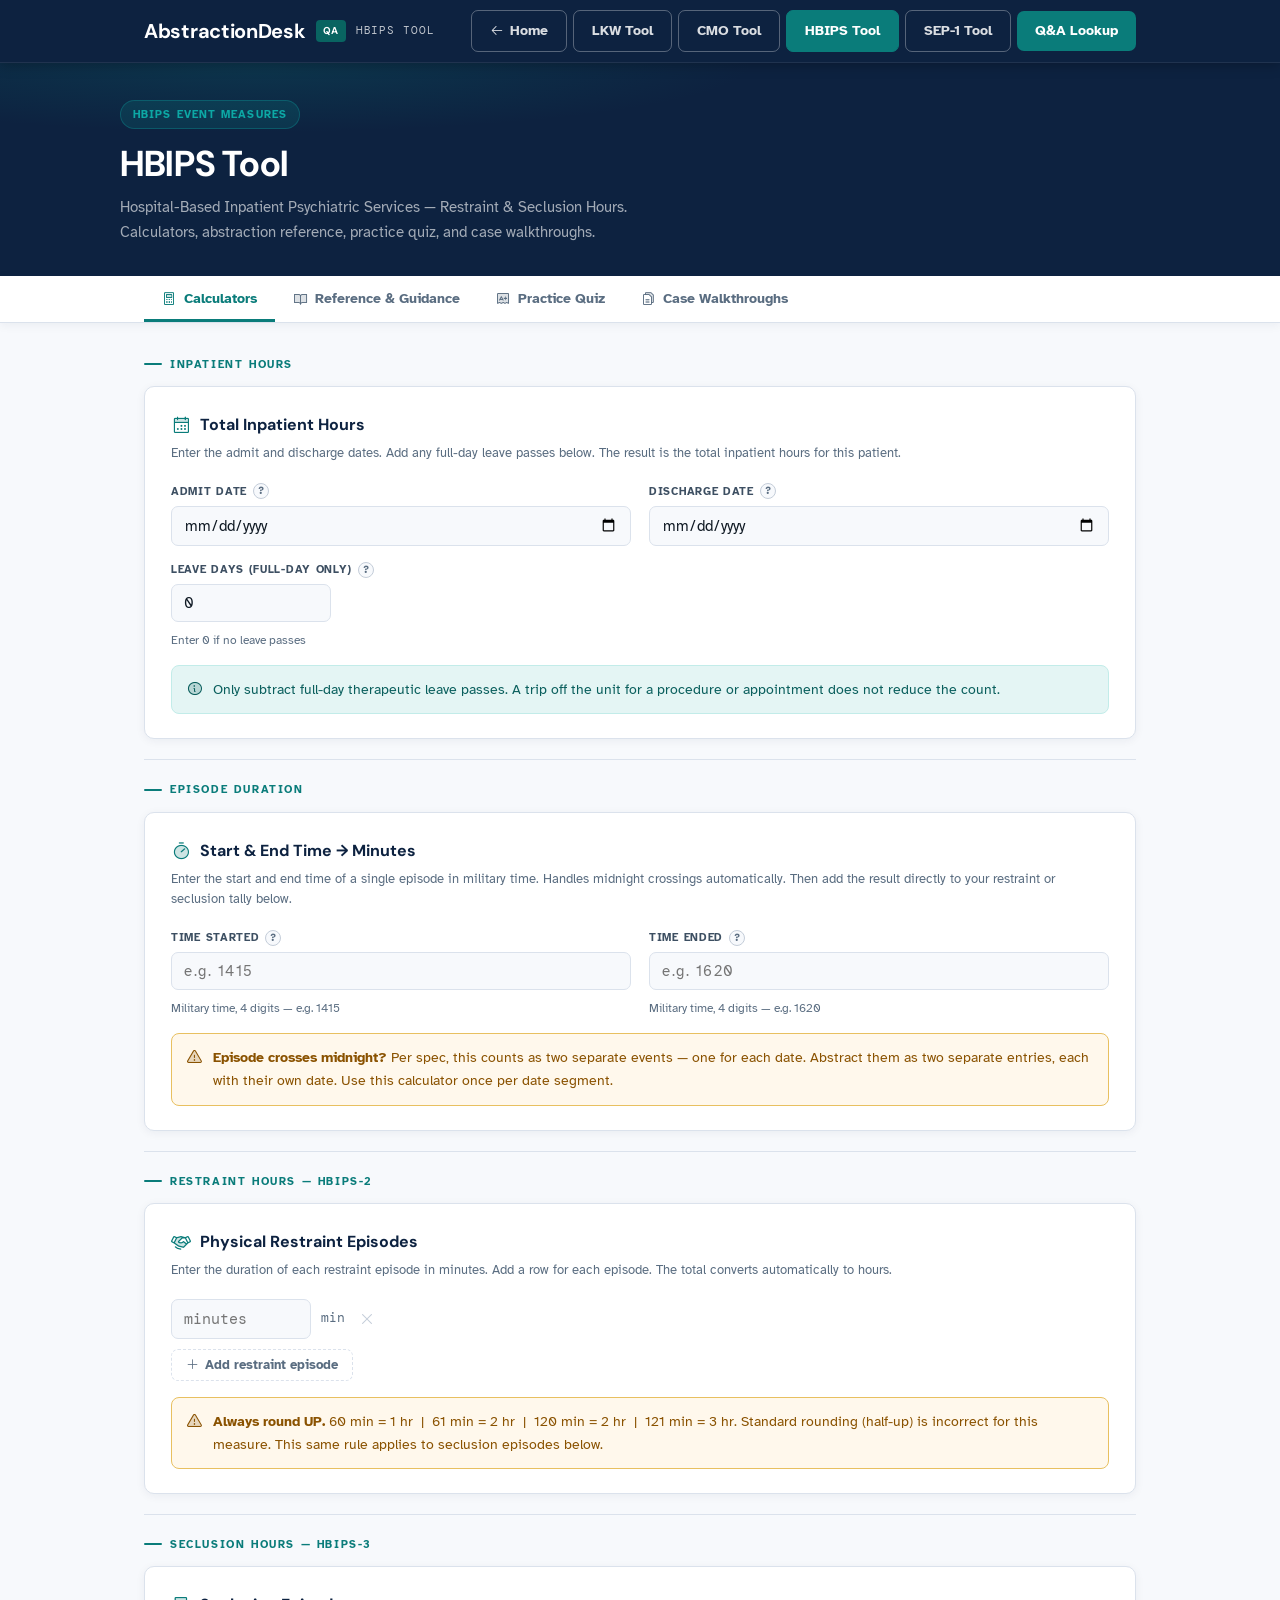
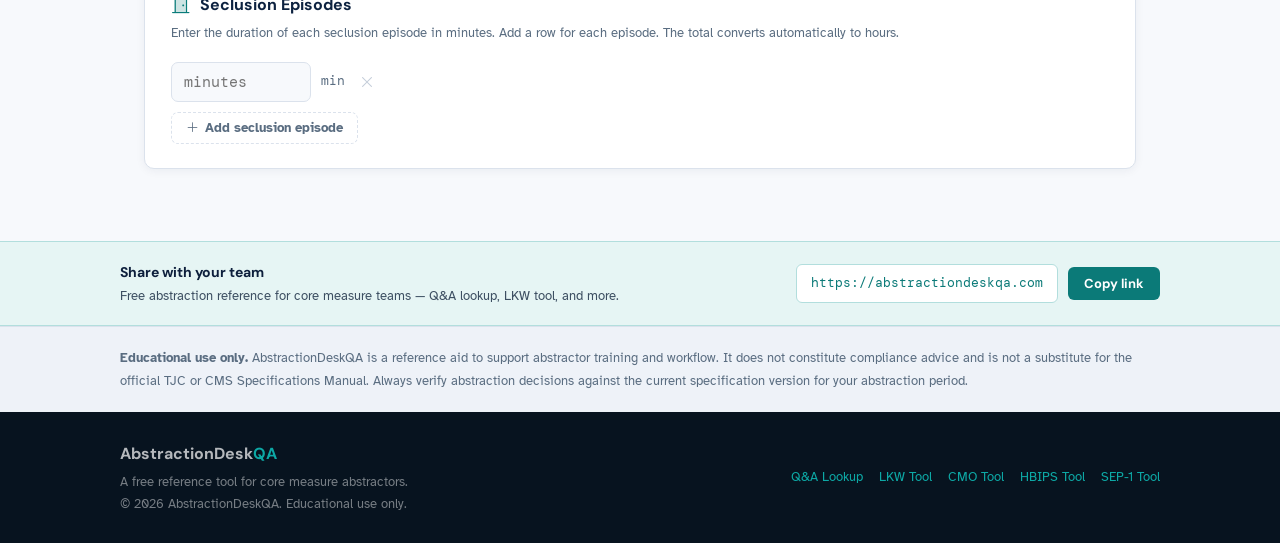
<file: hbips-tool.html>
<!DOCTYPE html>
<html lang="en">
<head>
<meta charset="UTF-8">
<meta name="viewport" content="width=device-width, initial-scale=1.0">
<meta name="description" content="HBIPS Tool — AbstractionDeskQA. Hospital-Based Inpatient Psychiatric Services (HBIPS) restraint and seclusion measure calculators, abstraction reference, practice quiz, and case walkthroughs.">
<link rel="canonical" href="https://abstractiondeskqa.com/hbips-tool.html">
<title>HBIPS Tool — AbstractionDeskQA</title>
<meta property="og:type" content="website">
<meta property="og:url" content="https://abstractiondeskqa.com/hbips-tool.html">
<meta property="og:site_name" content="AbstractionDeskQA">
<meta property="og:title" content="HBIPS Tool — AbstractionDeskQA">
<meta property="og:description" content="HBIPS Tool — AbstractionDeskQA. Hospital-Based Inpatient Psychiatric Services (HBIPS) restraint and seclusion measure calculators, abstraction reference, practice quiz, and case walkthroughs.">
<link rel="preconnect" href="https://fonts.googleapis.com">
<link href="https://fonts.googleapis.com/css2?family=Atkinson+Hyperlegible:ital,wght@0,400;0,700;1,400&family=DM+Sans:wght@400;500;600;700&family=DM+Mono:ital,wght@0,400;0,500;1,400&display=swap" rel="stylesheet">
<link rel="stylesheet" href="assets/phosphor/regular.css">
<link rel="stylesheet" href="assets/phosphor/duotone.css">
<!-- Shared design tokens / structural CSS (T-04) -->
<link rel="stylesheet" href="assets/tokens.css">
<link rel="stylesheet" href="assets/site.css">
<!-- Google tag (gtag.js) -->
<script async src="https://www.googletagmanager.com/gtag/js?id=G-QJPP46JWX3"></script>
<script>window.dataLayer=window.dataLayer||[];function gtag(){dataLayer.push(arguments);}gtag('js',new Date());gtag('config','G-QJPP46JWX3');</script>
<style>
*, *::before, *::after { box-sizing: border-box; margin: 0; padding: 0; }
html { scroll-behavior: smooth; }
body {
  font-family: var(--body);
  background: var(--canvas);
  color: var(--ink);
  line-height: 1.75;
  font-size: 16px;
  -webkit-font-smoothing: antialiased;
}
a { color: var(--teal); }
a:hover { text-decoration: underline; }

/* ── PAGE HERO ── */
.page-hero {
  background: var(--navy);
  padding: 36px 24px 30px;
  position: relative; overflow: hidden;
}
.page-hero::before {
  content: '';
  position: absolute; inset: 0;
  background: radial-gradient(ellipse 60% 50% at 20% 0%, rgba(10,124,122,.22) 0%, transparent 65%);
  pointer-events: none;
}
.page-hero-inner { max-width: var(--max); margin: 0 auto; position: relative; }
.page-hero-back {
  display: inline-flex; align-items: center; gap: 6px;
  font-size: 13px; color: rgba(255,255,255,.55);
  text-decoration: none; margin-bottom: 18px;
  transition: color .15s;
}
.page-hero-back:hover { color: var(--teal2); text-decoration: none; }
.page-eyebrow {
  display: inline-flex; align-items: center; gap: 8px;
  background: rgba(13,168,165,.14); border: 1px solid rgba(13,168,165,.3);
  color: var(--teal2); font-size: 11px; font-weight: 700;
  text-transform: uppercase; letter-spacing: 1.1px;
  padding: 4px 12px; border-radius: 20px; margin-bottom: 14px;
}
.page-hero h1 {
  font-family: var(--heading);
  font-size: clamp(24px, 4vw, 36px);
  font-weight: 700; color: white;
  line-height: 1.15; letter-spacing: -.3px;
  margin-bottom: 10px;
}
.page-hero-sub {
  font-size: 15px; color: rgba(255,255,255,.62);
  max-width: 620px; line-height: 1.7;
}

/* ── TABS ── */
.tool-tabs {
  background: var(--white);
  border-bottom: 1px solid var(--border);
  position: sticky; top: 62px; z-index: 70;
  box-shadow: var(--shadow-sm);
}
.tool-tabs-inner {
  max-width: var(--max); margin: 0 auto;
  padding: 0 24px;
  display: flex; gap: 0; overflow-x: auto;
}
.tab-btn {
  font-family: var(--body); font-size: 14px; font-weight: 600;
  color: var(--ink-soft); padding: 14px 18px 12px;
  border: none; border-bottom: 3px solid transparent;
  background: none; cursor: pointer;
  white-space: nowrap;
  transition: color .15s, border-color .15s;
  display: flex; align-items: center; gap: 7px;
}
.tab-btn i { font-size: 15px; }
.tab-btn:hover { color: var(--ink); }
.tab-btn.active { color: var(--teal); border-bottom-color: var(--teal); }

/* ── MAIN ── */
main { max-width: var(--max); margin: 0 auto; padding: 32px 24px 72px; }
.tab-panel { display: none; }
.tab-panel.active { display: block; }

/* ── SECTION LABEL ── */
.section-label {
  font-size: 11px; font-weight: 700; text-transform: uppercase;
  letter-spacing: 1.6px; color: var(--teal); margin-bottom: 12px;
  display: flex; align-items: center; gap: 8px;
}
.section-label::before {
  content: ''; display: block;
  width: 18px; height: 2px; background: var(--teal); border-radius: 1px;
}

/* ── CARDS ── */
.card {
  background: var(--white);
  border: 1px solid var(--border);
  border-radius: var(--radius);
  padding: 24px 26px;
  box-shadow: var(--shadow-sm);
}
.card + .card { margin-top: 18px; }
.card--spaced { margin-bottom: 20px; }
.card-title {
  font-family: var(--heading); font-size: 16px; font-weight: 700;
  color: var(--navy); margin-bottom: 4px;
  display: flex; align-items: center; gap: 9px;
}
.card-title i { color: var(--teal); font-size: 20px; }
.card-sub { font-size: 13px; color: var(--ink-soft); margin-bottom: 18px; line-height: 1.6; }
.card-sub--tight { margin-bottom: 16px; }

/* ── CALC GRID ── */
.calc-grid { display: grid; grid-template-columns: 1fr 1fr; gap: 18px; margin-bottom: 16px; }
.calc-grid--mb14 { margin-bottom: 14px; }
@media(max-width:700px) { .calc-grid { grid-template-columns: 1fr; } }

/* ── FIELD ── */
.field { display: flex; flex-direction: column; gap: 5px; }
.field--tight { margin-bottom: 10px; }
.input-narrow { max-width: 160px; }
.input-mono { font-family: var(--mono); letter-spacing: .1em; }
.field label {
  font-size: 11px; font-weight: 700; text-transform: uppercase;
  letter-spacing: .7px; color: var(--ink-mid);
  display: flex; align-items: center; gap: 6px;
}
.field input, .field select {
  font-family: var(--body); font-size: 15px;
  padding: 9px 12px;
  border: 1.5px solid var(--border); border-radius: 7px;
  background: var(--canvas); color: var(--ink);
  transition: border-color .15s, background .15s;
}
.field input:focus, .field select:focus {
  outline: none; border-color: var(--teal); background: white;
}
.field .hint { font-size: 12px; color: var(--ink-soft); line-height: 1.5; margin-top: 4px; }

/* ── HELP TRIGGER ── */
.help-btn {
  display: inline-flex; align-items: center; justify-content: center;
  width: 16px; height: 16px; border-radius: 50%;
  border: 1.5px solid var(--border-mid);
  font-size: 10px; font-weight: 700;
  color: var(--ink-soft); cursor: pointer;
  background: var(--canvas); line-height: 1;
  flex-shrink: 0; font-family: var(--mono);
  transition: border-color .15s, color .15s;
}
.help-btn:hover { border-color: var(--teal); color: var(--teal); }
.help-panel {
  display: none;
  background: var(--teal-pale); border: 1px solid var(--teal-mid);
  border-radius: 7px; padding: 11px 14px;
  font-size: 13px; color: var(--teal); line-height: 1.65;
  margin-top: 2px;
}
.help-panel.open { display: block; }
.help-panel strong { font-weight: 700; display: block; margin-bottom: 3px; }
.help-panel ul { padding-left: 16px; margin-top: 4px; }
.help-panel li { margin-bottom: 3px; }

/* ── RESULT DISPLAY ── */
.result-box {
  display: none;
  margin-top: 14px;
}
.result-box--spaced {
  margin-top: 16px;
  padding: 14px 16px;
  border-radius: 8px;
  background: var(--green-bg);
  border: 1px solid var(--green-border);
  font-size: 14px; color: var(--green);
  line-height: 1.7;
}
.result-box.visible { display: block; }
.result-box.warn {
  background: var(--amber-bg);
  border-color: var(--amber-border);
  color: var(--amber);
}
.result-box.err {
  background: var(--red-bg);
  border-color: var(--red-border);
  color: var(--red);
}
.result-row { display: flex; justify-content: space-between; align-items: baseline; padding: 2px 0; }
.result-row + .result-row { border-top: 1px solid var(--green-border); }
.result-row.net { font-weight: 700; }
.result-key { font-size: 13px; }
.result-val { font-family: var(--mono); font-size: 15px; font-weight: 700; }
.result-big { font-family: var(--mono); font-size: 22px; font-weight: 700; display: block; margin-top: 4px; }

/* ── CALC BTN ── */
.calc-btn {
  margin-top: 16px;
  background: var(--teal); color: white;
  font-family: var(--body); font-size: 14px; font-weight: 700;
  padding: 10px 22px; border-radius: 7px; border: none;
  cursor: pointer; transition: all .15s;
  display: inline-flex; align-items: center; gap: 7px;
}
.calc-btn:hover { background: var(--teal2); transform: translateY(-1px); }
.calc-btn i { font-size: 15px; }

/* ── EPISODE ROWS ── */
.episode-row {
  display: flex; align-items: center; gap: 10px;
}
.episode-input {
  font-family: var(--mono); font-size: 15px;
  padding: 9px 12px; width: 140px;
  border: 1.5px solid var(--border); border-radius: 7px;
  background: var(--canvas); color: var(--ink);
  transition: border-color .15s;
}
.episode-input:focus { outline: none; border-color: var(--teal); background: white; }
.ep-remove {
  background: none; border: none; cursor: pointer;
  color: var(--border-mid); font-size: 16px; line-height: 1;
  padding: 4px; transition: color .15s; display: flex; align-items: center;
}
.ep-remove:hover { color: var(--red); }
.add-ep-btn {
  display: flex; align-items: center; gap: 6px;
  background: none; border: 1.5px dashed var(--border);
  border-radius: 7px; padding: 7px 14px;
  font-size: 13px; font-family: var(--body); font-weight: 600;
  color: var(--ink-soft); cursor: pointer; transition: all .15s;
}
.add-ep-btn:hover { border-color: var(--teal); color: var(--teal); background: var(--teal-pale); }
.add-ep-btn--active { border-style: solid; border-color: var(--teal); color: var(--teal); }
.add-ep-row { display: none; margin-top: 12px; gap: 10px; flex-wrap: wrap; }
.entry-list { display: flex; flex-direction: column; gap: 8px; margin-bottom: 10px; }
.unit-label { font-size: 13px; color: var(--ink-soft); font-family: var(--mono); }
.clear-btn {
  margin-top: 16px; margin-left: 8px;
  background: none; color: var(--ink-soft);
  font-family: var(--body); font-size: 14px; font-weight: 400;
  padding: 10px 16px; border-radius: 7px;
  border: 1.5px solid var(--border); cursor: pointer;
  transition: all .15s;
}
.clear-btn:hover { border-color: var(--border-mid); color: var(--ink); }

/* ── LEAVE PAIR ── */
.leave-pairs { display: flex; flex-direction: column; gap: 8px; margin-top: 10px; }
.leave-pair-row {
  display: grid; grid-template-columns: 1fr 1fr auto;
  gap: 8px; align-items: end;
}
.lp-field { display: flex; flex-direction: column; gap: 4px; }
.lp-field label { font-size: 11px; font-weight: 700; text-transform: uppercase; letter-spacing: .6px; color: var(--ink-mid); }
.lp-field input { font-family: var(--body); font-size: 14px; padding: 8px 10px; border: 1.5px solid var(--border); border-radius: 7px; background: white; color: var(--ink); width: 100%; }
.lp-field input:focus { outline: none; border-color: var(--teal); }
.lp-remove {
  background: none; border: 1.5px solid var(--border); border-radius: 7px;
  color: var(--ink-soft); cursor: pointer; padding: 8px 10px;
  font-size: 14px; transition: all .15s; align-self: end;
}
.lp-remove:hover { border-color: var(--red-border); color: var(--red); background: var(--red-bg); }
.add-pair-btn {
  margin-top: 8px; background: none;
  border: 1.5px dashed var(--border-mid); border-radius: 7px;
  padding: 7px 14px; font-size: 13px;
  font-family: var(--body); color: var(--ink-soft);
  cursor: pointer; width: 100%; text-align: left;
  transition: all .15s; display: flex; align-items: center; gap: 6px;
}
.add-pair-btn:hover { border-color: var(--teal); color: var(--teal); background: var(--teal-pale); }
.add-pair-btn i { font-size: 14px; }

/* ── MODE TOGGLE ── */
.mode-toggle {
  display: flex; border: 1.5px solid var(--border);
  border-radius: 7px; overflow: hidden;
  margin-bottom: 14px; width: fit-content;
}
.mode-btn {
  font-family: var(--body); font-size: 13px; font-weight: 600;
  padding: 6px 16px; border: none; background: white;
  color: var(--ink-soft); cursor: pointer; transition: all .15s;
}
.mode-btn.active { background: var(--teal); color: white; }
.mode-btn:not(.active):hover { background: var(--teal-pale); color: var(--teal); }

/* ── NOTICE BOXES ── */
.notice {
  display: flex; gap: 10px; align-items: flex-start;
  padding: 12px 14px; border-radius: 8px;
  font-size: 14px; line-height: 1.65; margin-top: 14px;
}
.notice i { font-size: 17px; flex-shrink: 0; margin-top: 2px; }
.notice--spaced { margin-top: 16px; }
.notice-tip { background: var(--teal-pale); border: 1px solid var(--teal-mid); color: #0a5f5d; }
.notice-warn { background: var(--amber-bg); border: 1px solid var(--amber-border); color: var(--amber); }
.notice-danger { background: var(--red-bg); border: 1px solid var(--red-border); color: var(--red); }

/* ── DIVIDER ── */
hr.div { border: none; border-top: 1px solid var(--border); margin: 20px 0; }

/* ── STRATA TABLE ── */
.strata-grid { display: grid; grid-template-columns: repeat(4, 1fr); gap: 12px; }
@media(max-width:600px) { .strata-grid { grid-template-columns: 1fr 1fr; } }
.strata-band {
  border-radius: 9px; padding: 14px 13px;
  border: 1px solid var(--border);
}
.strata-band.b { background: #eef4ff; border-color: #b8d0f0; }
.strata-band.c { background: #f5f0ff; border-color: #c8b8ec; }
.strata-band.d { background: var(--green-bg); border-color: #86efac; }
.strata-band.e { background: var(--amber-bg); border-color: var(--amber-border); }
.sb-code { font-family: var(--heading); font-size: 15px; font-weight: 700; margin-bottom: 2px; }
.strata-band.b .sb-code { color: #1a4090; }
.strata-band.c .sb-code { color: #5b21b6; }
.strata-band.d .sb-code { color: var(--green); }
.strata-band.e .sb-code { color: var(--amber); }
.sb-range { font-size: 13px; font-weight: 700; color: var(--ink); margin-bottom: 2px; }
.sb-pop { font-size: 12px; color: var(--ink-mid); }
.sb-code-line { font-size: 11px; font-family: var(--mono); margin-top: 7px; color: var(--ink-soft); }

/* ── LOGIC TRAIN ── */
.logic-train { display: flex; flex-direction: column; }
.logic-step { display: grid; grid-template-columns: 30px 1fr; gap: 0 12px; position: relative; }
.logic-step:not(:last-child) .l-connector {
  position: absolute; left: 14px; top: 30px; bottom: 0;
  width: 2px; background: var(--border);
}
.l-num {
  width: 28px; height: 28px; border-radius: 50%;
  background: var(--teal-pale); border: 2px solid var(--teal-mid);
  display: flex; align-items: center; justify-content: center;
  font-size: 12px; font-weight: 700; color: var(--teal);
  flex-shrink: 0; z-index: 1; position: relative; margin-top: 2px;
}
.l-content { padding-bottom: 20px; }
.l-title { font-family: var(--heading); font-size: 15px; font-weight: 700; color: var(--navy); margin-bottom: 4px; }
.l-body { font-size: 14px; color: var(--ink-mid); line-height: 1.65; }
.l-rule {
  margin-top: 7px; padding: 8px 12px; border-radius: 7px;
  font-size: 13px; font-family: var(--mono); line-height: 1.7;
}
.rule-in { background: var(--green-bg); border: 1px solid var(--green-border); color: var(--green); }
.rule-ex { background: var(--red-bg); border: 1px solid var(--red-border); color: var(--red); }
.rule-calc { background: var(--teal-pale); border: 1px solid var(--teal-mid); color: var(--teal); }
.rule-warn { background: var(--amber-bg); border: 1px solid var(--amber-border); color: var(--amber); }

/* ── PITFALLS ── */
.pitfall-list { display: flex; flex-direction: column; gap: 12px; }
.pitfall {
  display: grid; grid-template-columns: auto 1fr;
  gap: 0 14px; padding: 14px 16px;
  border: 1px solid var(--border); border-radius: var(--radius);
  background: var(--white); align-items: start;
}
.pitfall-tag {
  font-size: 10px; font-weight: 700; text-transform: uppercase;
  letter-spacing: .6px; padding: 3px 8px; border-radius: 4px;
  white-space: nowrap; margin-top: 2px;
}
.tag-age  { background: #eef4ff; color: #1a4090; border: 1px solid #b8d0f0; }
.tag-den  { background: var(--amber-bg); color: var(--amber); border: 1px solid var(--amber-border); }
.tag-num  { background: var(--teal-pale); color: var(--teal); border: 1px solid var(--teal-mid); }
.tag-type { background: #f5f0ff; color: #5b21b6; border: 1px solid #c8b8ec; }
.tag-utd  { background: var(--green-bg); color: var(--green); border: 1px solid var(--green-border); }
.pitfall h4 { font-family: var(--heading); font-size: 14px; font-weight: 700; color: var(--navy); margin-bottom: 4px; }
.pitfall p { font-size: 13px; color: var(--ink-mid); line-height: 1.65; }
.pitfall .correct {
  margin-top: 8px; font-size: 12px; font-family: var(--mono);
  padding: 6px 10px; border-radius: 6px;
  background: var(--green-bg); border: 1px solid var(--green-border); color: var(--green);
}

/* ── QUIZ ── */
.quiz-wrap { max-width: 680px; }
.quiz-meta {
  display: flex; justify-content: space-between; align-items: center;
  margin-bottom: 18px; font-size: 13px; color: var(--ink-soft);
}
.quiz-score { font-weight: 700; color: var(--navy); }
.quiz-q {
  font-family: var(--heading); font-size: 16px; font-weight: 700;
  color: var(--navy); line-height: 1.45; margin-bottom: 6px;
}
.quiz-scenario {
  display: none;
  background: var(--canvas); border: 1px solid var(--border);
  border-radius: 8px; padding: 14px 16px;
  font-size: 14px; color: var(--ink-mid); line-height: 1.7;
  margin-bottom: 18px; font-style: italic;
}
.quiz-opts { display: flex; flex-direction: column; gap: 9px; margin-bottom: 16px; }
.quiz-opts li { list-style: none; margin: 0; }
.quiz-opt {
  display: flex; align-items: flex-start; gap: 11px; width: 100%;
  padding: 12px 15px; border-radius: 8px;
  border: 1.5px solid var(--border); background: var(--white);
  cursor: pointer; transition: all .15s; font-size: 14px; line-height: 1.55;
  text-align: left; font-family: var(--body); color: var(--ink);
}
.quiz-opt:hover:not(:disabled) { border-color: var(--teal); background: var(--teal-pale); }
.quiz-opt.correct { border-color: var(--green); background: var(--green-bg); color: var(--green); font-weight: 700; }
.quiz-opt.wrong { border-color: var(--red-border); background: var(--red-bg); color: var(--red); }
.quiz-opt:disabled { cursor: default; }
.opt-letter {
  width: 22px; height: 22px; border-radius: 50%;
  background: var(--canvas); border: 1.5px solid var(--border-mid);
  display: flex; align-items: center; justify-content: center;
  font-size: 11px; font-weight: 700; flex-shrink: 0;
  font-family: var(--heading); color: var(--ink-mid);
}
.quiz-opt.correct .opt-letter { background: var(--green); border-color: var(--green); color: white; }
.quiz-opt.wrong .opt-letter { background: var(--red-border); border-color: var(--red-border); color: white; }
.quiz-feedback {
  display: none; padding: 13px 15px; border-radius: 8px;
  font-size: 14px; line-height: 1.65; margin-bottom: 16px;
}
.quiz-feedback.visible { display: block; }
.quiz-feedback.ok { background: var(--green-bg); border: 1px solid var(--green-border); color: var(--green); }
.quiz-feedback.bad { background: var(--red-bg); border: 1px solid var(--red-border); color: var(--red); }
.quiz-nav { display: flex; gap: 10px; align-items: center; }
.quiz-btn {
  background: var(--teal); color: white;
  font-family: var(--body); font-size: 14px; font-weight: 700;
  padding: 9px 20px; border-radius: 7px; border: none;
  cursor: pointer; transition: all .15s; display: inline-flex; align-items: center; gap: 7px;
}
.quiz-btn:hover { background: var(--teal2); }
.quiz-btn--start { margin-top: 20px; }
.quiz-btn:disabled { background: var(--border-mid); cursor: not-allowed; }
.quiz-btn i { font-size: 14px; }
.quiz-restart {
  background: none; color: var(--ink-soft);
  font-family: var(--body); font-size: 14px;
  padding: 9px 16px; border-radius: 7px;
  border: 1.5px solid var(--border); cursor: pointer; transition: all .15s;
}
.quiz-restart:hover { border-color: var(--border-mid); color: var(--ink); }
.quiz-done {
  display: none; text-align: center;
  padding: 36px 20px;
  background: var(--teal-pale); border: 1px solid var(--teal-mid);
  border-radius: var(--radius);
}
.quiz-done .score-big { font-family: var(--heading); font-size: 48px; font-weight: 700; color: var(--teal); }
.quiz-done p { font-size: 15px; color: var(--ink-mid); margin-top: 6px; }

/* ── CASES ── */
.case-list { display: flex; flex-direction: column; gap: 12px; }
.case-card {
  background: var(--white); border: 1px solid var(--border);
  border-radius: var(--radius); padding: 18px 20px;
  cursor: pointer; transition: all .18s;
  display: flex; justify-content: space-between; align-items: center;
  gap: 14px;
}
.case-card:hover { box-shadow: var(--shadow); border-color: var(--teal-mid); }
.case-card-body h3 { font-family: var(--heading); font-size: 15px; font-weight: 700; color: var(--navy); margin-bottom: 4px; }
.case-card-body p { font-size: 13px; color: var(--ink-soft); line-height: 1.6; }
.case-diff {
  font-size: 10px; font-weight: 700; text-transform: uppercase;
  letter-spacing: .6px; padding: 3px 8px; border-radius: 4px; flex-shrink: 0;
}
.diff-routine { background: var(--teal-pale); color: var(--teal); border: 1px solid var(--teal-mid); }
.diff-edge { background: var(--amber-bg); color: var(--amber); border: 1px solid var(--amber-border); }
.diff-advanced { background: var(--red-bg); color: var(--red); border: 1px solid var(--red-border); }

.case-detail { display: none; }
.case-detail.active { display: block; }
.case-back {
  display: inline-flex; align-items: center; gap: 6px;
  font-size: 14px; color: var(--teal); cursor: pointer;
  background: none; border: none; font-family: var(--body);
  font-weight: 700; padding: 0; margin-bottom: 20px;
  transition: gap .15s;
}
.case-back:hover { gap: 3px; }
.case-back i { font-size: 15px; }

.step-card {
  border: 1px solid var(--border); border-radius: var(--radius);
  overflow: hidden; margin-bottom: 14px;
}
.step-head {
  padding: 10px 16px; background: var(--canvas);
  border-bottom: 1px solid var(--border);
  display: flex; align-items: center; gap: 9px;
  font-size: 12px; font-weight: 700; text-transform: uppercase;
  letter-spacing: .7px; color: var(--ink-mid);
}
.step-head i { font-size: 15px; color: var(--teal); }
.step-body { padding: 16px 18px; font-size: 14px; color: var(--ink-mid); line-height: 1.7; }
.step-body.chart-text {
  font-family: var(--mono); font-size: 13px;
  background: #f0f4fa; border-left: 3px solid var(--teal-mid);
  color: var(--ink);
}
.callout {
  margin-top: 10px; padding: 10px 13px; border-radius: 7px;
  font-size: 13px; line-height: 1.65; display: flex; gap: 9px;
}
.callout i { font-size: 16px; flex-shrink: 0; margin-top: 1px; }
.callout.tip { background: var(--teal-pale); border: 1px solid var(--teal-mid); color: var(--teal); }
.callout.warn { background: var(--amber-bg); border: 1px solid var(--amber-border); color: var(--amber); }
.callout.danger { background: var(--red-bg); border: 1px solid var(--red-border); color: var(--red); }

.result-step {
  background: var(--navy); color: white;
  border-radius: var(--radius); padding: 20px 22px; margin-bottom: 14px;
}
.result-step h4 { font-family: var(--heading); font-size: 14px; font-weight: 700; margin-bottom: 12px; color: rgba(255,255,255,.6); text-transform: uppercase; letter-spacing: .8px; }
.result-vals { display: grid; grid-template-columns: repeat(3, 1fr); gap: 12px; }
.rv-label { font-size: 11px; text-transform: uppercase; letter-spacing: .7px; color: rgba(255,255,255,.5); margin-bottom: 2px; }
.rv-val { font-family: var(--heading); font-size: 20px; font-weight: 700; color: white; }
.rv-val.highlight { color: var(--teal2); }

@media(max-width:640px) {
  .result-vals { grid-template-columns: 1fr 1fr; }
  .leave-pair-row { grid-template-columns: 1fr 1fr; }
  .leave-pair-row .lp-remove { grid-column: 1 / -1; width: fit-content; }
}
@media (prefers-reduced-motion: reduce) {
  *, *::before, *::after {
    animation-duration: 0.01ms !important;
    animation-iteration-count: 1 !important;
    transition-duration: 0.01ms !important;
    scroll-behavior: auto !important;
  }
}
</style>
</head>
<body>

<a href="#maincontent" class="skip-link">Skip to main content</a>

<!-- NAV -->
<nav class="site-nav" aria-label="Site navigation">
  <div class="site-nav-inner">
    <a href="/" class="site-nav-brand" aria-label="AbstractionDeskQA home">
      AbstractionDesk<span class="site-qa-badge">QA</span>
      <span class="site-nav-brand-sub">HBIPS Tool</span>
    </a>
    <div class="site-nav-links">
      <a href="index.html" class="site-nav-cta-ghost">
        <i class="ph ph-arrow-left" aria-hidden="true"></i> Home
      </a>
      <a href="lkw-tool.html" class="site-nav-cta-ghost">LKW Tool</a>
      <a href="cmo-tool.html" class="site-nav-cta-ghost">CMO Tool</a>
      <a href="hbips-tool.html" class="site-nav-cta-ghost active-page">HBIPS Tool</a>
      <a href="sep1-tool.html" class="site-nav-cta-ghost">SEP-1 Tool</a>
      <a href="lookup.html" class="site-nav-cta">Q&amp;A Lookup</a>
    </div>
  </div>
</nav>

<!-- PAGE HERO -->
<header class="page-hero">
  <div class="page-hero-inner">
    <div class="page-eyebrow" aria-hidden="true">
      HBIPS Event Measures
    </div>
    <h1>HBIPS Tool</h1>
    <p class="page-hero-sub">Hospital-Based Inpatient Psychiatric Services — Restraint &amp; Seclusion Hours.<br>Calculators, abstraction reference, practice quiz, and case walkthroughs.</p>
  </div>
</header>

<!-- TABS -->
<div class="tool-tabs" role="tablist" aria-label="Tool sections">
  <div class="tool-tabs-inner">
    <button type="button" class="tab-btn active" id="tabbtn-calc" role="tab" data-tab="calc" aria-selected="true" aria-controls="tab-calc" tabindex="0">
      <i class="ph-duotone ph-calculator" aria-hidden="true"></i> Calculators
    </button>
    <button type="button" class="tab-btn" id="tabbtn-ref" role="tab" data-tab="ref" aria-selected="false" aria-controls="tab-ref" tabindex="-1">
      <i class="ph-duotone ph-book-open" aria-hidden="true"></i> Reference &amp; Guidance
    </button>
    <button type="button" class="tab-btn" id="tabbtn-quiz" role="tab" data-tab="quiz" aria-selected="false" aria-controls="tab-quiz" tabindex="-1">
      <i class="ph-duotone ph-exam" aria-hidden="true"></i> Practice Quiz
    </button>
    <button type="button" class="tab-btn" id="tabbtn-cases" role="tab" data-tab="cases" aria-selected="false" aria-controls="tab-cases" tabindex="-1">
      <i class="ph-duotone ph-files" aria-hidden="true"></i> Case Walkthroughs
    </button>
  </div>
</div>

<main id="maincontent">

<!-- ═══════════════════════════ CALCULATORS TAB -->
<div id="tab-calc" class="tab-panel active" role="tabpanel" aria-labelledby="tabbtn-calc" tabindex="0">

  <!-- INPATIENT HOURS — first -->
  <div class="section-label">Inpatient Hours</div>
  <div class="card">
    <div class="card-title"><i class="ph-duotone ph-calendar-dots" aria-hidden="true"></i> Total Inpatient Hours</div>
    <p class="card-sub">Enter the admit and discharge dates. Add any full-day leave passes below. The result is the total inpatient hours for this patient.</p>

    <div class="calc-grid calc-grid--mb14">
      <div class="field">
        <label>Admit date <button type="button" class="help-btn" data-act="help" data-id="h-admit" title="Help">?</button></label>
        <input type="date" id="denomAdmit" aria-label="Admit date" oninput="calcDenom()">
        <div class="help-panel" id="h-admit">
          <strong>Count the admission day.</strong>
          The day the patient was admitted counts as day 1.
        </div>
      </div>
      <div class="field">
        <label>Discharge date <button type="button" class="help-btn" data-act="help" data-id="h-disch" title="Help">?</button></label>
        <input type="date" id="denomDisch" aria-label="Discharge date" oninput="calcDenom()">
        <div class="help-panel" id="h-disch">
          <strong>Do not count the discharge day.</strong>
          Example: admitted Monday, discharged Friday = 4 days (Mon, Tue, Wed, Thu).
        </div>
      </div>
    </div>

    <div class="field field--tight">
      <label>Leave days (full-day only) <button type="button" class="help-btn" data-act="help" data-id="h-leave" title="Help">?</button></label>
      <input type="number" id="leaveDaysSimple" min="0" value="0" class="input-narrow" aria-label="Leave days" oninput="calcDenom()">
      <div class="help-panel" id="h-leave">
        <strong>Full-day therapeutic passes only.</strong>
        Only count days the patient was fully absent on a therapeutic leave pass. Time off the unit for labs, procedures, or appointments does not count.
      </div>
      <span class="hint">Enter 0 if no leave passes</span>
    </div>

    <div class="result-box" id="denomResult"></div>

    <div class="notice notice-tip notice--spaced">
      <i class="ph-duotone ph-info" aria-hidden="true"></i>
      <div>Only subtract full-day therapeutic leave passes. A trip off the unit for a procedure or appointment does not reduce the count.</div>
    </div>
  </div>

  <hr class="div">

  <!-- DURATION CALCULATOR -->
  <div class="section-label">Episode Duration</div>
  <div class="card">
    <div class="card-title"><i class="ph-duotone ph-timer" aria-hidden="true"></i> Start &amp; End Time → Minutes</div>
    <p class="card-sub">Enter the start and end time of a single episode in military time. Handles midnight crossings automatically. Then add the result directly to your restraint or seclusion tally below.</p>

    <div class="calc-grid">
      <div class="field">
        <label>Time started <button type="button" class="help-btn" data-act="help" data-id="h-tstart" title="Help">?</button></label>
        <input type="text" id="durStart" placeholder="e.g. 1415" maxlength="4" class="input-mono" oninput="calcDuration()">
        <div class="help-panel" id="h-tstart">
          <strong>Military time — 4 digits, no colon.</strong>
          Examples: 0830 = 8:30 AM &nbsp;·&nbsp; 1415 = 2:15 PM &nbsp;·&nbsp; 0005 = 12:05 AM
        </div>
        <span class="hint">Military time, 4 digits — e.g. 1415</span>
      </div>
      <div class="field">
        <label>Time ended <button type="button" class="help-btn" data-act="help" data-id="h-tend" title="Help">?</button></label>
        <input type="text" id="durEnd" placeholder="e.g. 1620" maxlength="4" class="input-mono" oninput="calcDuration()">
        <div class="help-panel" id="h-tend">
          <strong>If the episode crossed midnight</strong> (e.g. started 2230, ended 0045 the next day), enter the end time as-is. The calculator will detect the crossing and add 24 hours automatically.
        </div>
        <span class="hint">Military time, 4 digits — e.g. 1620</span>
      </div>
    </div>

    <div class="result-box" id="durResult"></div>

    <div id="durAddBtns" class="add-ep-row">
      <button type="button" class="add-ep-btn add-ep-btn--active" id="durAddRestraint" data-act="add-dur" data-kind="restraint">
        <i class="ph ph-plus" aria-hidden="true"></i> Add to Restraint tally
      </button>
      <button type="button" class="add-ep-btn add-ep-btn--active" id="durAddSeclusion" data-act="add-dur" data-kind="seclusion">
        <i class="ph ph-plus" aria-hidden="true"></i> Add to Seclusion tally
      </button>
    </div>

    <div class="notice notice-warn notice--spaced">
      <i class="ph-duotone ph-warning" aria-hidden="true"></i>
      <div><strong>Episode crosses midnight?</strong> Per spec, this counts as two separate events — one for each date. Abstract them as two separate entries, each with their own date. Use this calculator once per date segment.</div>
    </div>
  </div>

  <hr class="div">

  <!-- RESTRAINT HOURS — second -->
  <div class="section-label">Restraint Hours — HBIPS-2</div>
  <div class="card">
    <div class="card-title"><i class="ph-duotone ph-handshake" aria-hidden="true"></i> Physical Restraint Episodes</div>
    <p class="card-sub">Enter the duration of each restraint episode in minutes. Add a row for each episode. The total converts automatically to hours.</p>

    <div id="restraintEntries" class="entry-list">
      <div class="episode-row">
        <input type="number" min="0" placeholder="minutes" class="restraint-min episode-input" oninput="calcRestraint()">
        <span class="unit-label">min</span>
        <button type="button" class="ep-remove" data-act="rm-ep" data-kind="restraint" title="Remove" aria-label="Remove episode">
          <i class="ph ph-x" aria-hidden="true"></i>
        </button>
      </div>
    </div>
    <button type="button" class="add-ep-btn" data-act="add-ep" data-entries="restraintEntries" data-min="restraint-min" data-calc="calcRestraint">
      <i class="ph ph-plus" aria-hidden="true"></i> Add restraint episode
    </button>

    <div class="result-box result-box--spaced" id="restraintResult"></div>

    <div class="notice notice-warn notice--spaced">
      <i class="ph-duotone ph-warning" aria-hidden="true"></i>
      <div><strong>Always round UP.</strong> 60 min = 1 hr &nbsp;|&nbsp; 61 min = 2 hr &nbsp;|&nbsp; 120 min = 2 hr &nbsp;|&nbsp; 121 min = 3 hr. Standard rounding (half-up) is incorrect for this measure. This same rule applies to seclusion episodes below.</div>
    </div>
  </div>

  <hr class="div">

  <!-- SECLUSION HOURS — third -->
  <div class="section-label">Seclusion Hours — HBIPS-3</div>
  <div class="card">
    <div class="card-title"><i class="ph-duotone ph-door" aria-hidden="true"></i> Seclusion Episodes</div>
    <p class="card-sub">Enter the duration of each seclusion episode in minutes. Add a row for each episode. The total converts automatically to hours.</p>

    <div id="seclusionEntries" class="entry-list">
      <div class="episode-row">
        <input type="number" min="0" placeholder="minutes" class="seclusion-min episode-input" oninput="calcSeclusion()">
        <span class="unit-label">min</span>
        <button type="button" class="ep-remove" data-act="rm-ep" data-kind="seclusion" title="Remove" aria-label="Remove episode">
          <i class="ph ph-x" aria-hidden="true"></i>
        </button>
      </div>
    </div>
    <button type="button" class="add-ep-btn" data-act="add-ep" data-entries="seclusionEntries" data-min="seclusion-min" data-calc="calcSeclusion">
      <i class="ph ph-plus" aria-hidden="true"></i> Add seclusion episode
    </button>

    <div class="result-box result-box--spaced" id="seclusionResult"></div>
  </div>

</div><!-- /tab-calc -->


<!-- ═══════════════════════════ REFERENCE TAB -->
<div id="tab-ref" class="tab-panel" role="tabpanel" aria-labelledby="tabbtn-ref" tabindex="0">

  <!-- STRATA -->
  <div class="section-label">Age Strata</div>
  <div class="card card--spaced">
    <div class="card-title"><i class="ph-duotone ph-users-three" aria-hidden="true"></i> Age Strata — Restraint &amp; Seclusion Measures</div>
    <p class="card-sub card-sub--tight">Age is calculated at the <strong>event date</strong> — not admission or discharge. A patient who turns 13 on the event date moves from Strata B to Strata C on that day. Age = 0 is excluded.</p>
    <div class="strata-grid">
      <div class="strata-band b">
        <div class="sb-code">Strata B</div>
        <div class="sb-range">Age 1&ndash;12 years</div>
        <div class="sb-pop">Children</div>
        <div class="sb-code-line">HBIPS-2b / 3b</div>
      </div>
      <div class="strata-band c">
        <div class="sb-code">Strata C</div>
        <div class="sb-range">Age 13&ndash;17 years</div>
        <div class="sb-pop">Adolescents</div>
        <div class="sb-code-line">HBIPS-2c / 3c</div>
      </div>
      <div class="strata-band d">
        <div class="sb-code">Strata D</div>
        <div class="sb-range">Age 18&ndash;64 years</div>
        <div class="sb-pop">Adults</div>
        <div class="sb-code-line">HBIPS-2d / 3d</div>
      </div>
      <div class="strata-band e">
        <div class="sb-code">Strata E</div>
        <div class="sb-range">Age &ge;65 years</div>
        <div class="sb-pop">Older Adults</div>
        <div class="sb-code-line">HBIPS-2e / 3e</div>
      </div>
    </div>
    <div class="notice notice-tip">
      <i class="ph-duotone ph-info" aria-hidden="true"></i>
      <div>Strata boundaries are inclusive on the lower end: age 13 = Strata C (not B). Age 18 = Strata D. Age 65 = Strata E. Calculate age precisely using month and day, not birth year alone.</div>
    </div>
  </div>

  <!-- AGE / STRATA CALCULATOR -->
  <div class="section-label">Age &amp; Strata Calculator</div>
  <div class="card card--spaced">
    <div class="card-title"><i class="ph-duotone ph-calculator" aria-hidden="true"></i> Age at Event Date → Strata Assignment</div>
    <p class="card-sub">Enter the patient's date of birth and the event date. Age is always calculated at the event date — not admission or discharge. Handles birthday-on-event-date and leap day edge cases correctly.</p>

    <div class="calc-grid">
      <div class="field">
        <label>Date of birth</label>
        <input type="date" id="strataDoB" oninput="calcStrata()">
      </div>
      <div class="field">
        <label>Event date <button type="button" class="help-btn" data-act="help" data-id="h-eventdate" title="Help">?</button></label>
        <input type="date" id="strataEvent" oninput="calcStrata()">
        <div class="help-panel" id="h-eventdate">
          <strong>Use the date the event occurred</strong> — not the admission date. A patient who has their birthday on the event date moves into the next strata that same day.
        </div>
      </div>
    </div>

    <div class="result-box" id="strataResult"></div>
  </div>

  <!-- PITFALLS -->
  <div class="section-label">Common Abstraction Pitfalls</div>
  <div class="card">
    <div class="card-title"><i class="ph-duotone ph-seal-warning" aria-hidden="true"></i> Where New Abstractors Go Wrong</div>
    <p class="card-sub">These are the most frequent errors seen during training and QA review.</p>
    <div class="pitfall-list">

      <div class="pitfall">
        <span class="pitfall-tag tag-age">Age</span>
        <div>
          <h4>Using discharge date — not event date — to calculate age</h4>
          <p>Age must be calculated at the event date. A patient admitted as a 12-year-old may turn 13 during a long stay. Their strata is determined by their age on the day the restraint or seclusion occurred, not when they were discharged.</p>
          <div class="correct">Correct: Age = Event Date &minus; Birthdate</div>
        </div>
      </div>

      <div class="pitfall">
        <span class="pitfall-tag tag-age">Age</span>
        <div>
          <h4>Getting the strata boundary wrong at exact cutoff ages</h4>
          <p>Strata boundaries are inclusive at the lower end. A 13-year-old is Strata C — not B. A 17-year-old is Strata C. An 18-year-old is Strata D. An exact birthday on the event date crosses into the next strata that day.</p>
          <div class="correct">B: 1&ndash;12 &nbsp;|&nbsp; C: 13&ndash;17 &nbsp;|&nbsp; D: 18&ndash;64 &nbsp;|&nbsp; E: 65+</div>
        </div>
      </div>

      <div class="pitfall">
        <span class="pitfall-tag tag-num">Numerator</span>
        <div>
          <h4>Rounding minutes to hours normally instead of using ceiling</h4>
          <p>Standard rounding makes 61 minutes = 1 hour. The spec requires ceiling rounding, which makes 61 minutes = 2 hours. This error consistently understates the numerator and lowers the observed rate.</p>
          <div class="correct">61 min &rarr; 2 hr &nbsp;|&nbsp; 119 min &rarr; 2 hr &nbsp;|&nbsp; 121 min &rarr; 3 hr</div>
        </div>
      </div>

      <div class="pitfall">
        <span class="pitfall-tag tag-den">Denominator</span>
        <div>
          <h4>Including the discharge day in the inpatient day count</h4>
          <p>The spec is explicit: count the admission day, do not count the discharge day. Including discharge inflates the denominator and lowers the observed rate.</p>
          <div class="correct">Admitted Monday, discharged Friday = 4 days (Mon + Tue + Wed + Thu)</div>
        </div>
      </div>

      <div class="pitfall">
        <span class="pitfall-tag tag-den">Denominator</span>
        <div>
          <h4>Counting off-unit time as leave days</h4>
          <p>Leave days are therapeutic pass absences — full days the patient was formally absent from the unit on a leave pass. Time away for radiology, procedures, labs, or ED visits does not count as a leave day.</p>
          <div class="correct">Only full-day therapeutic leave absences are subtracted from inpatient days</div>
        </div>
      </div>

      <div class="pitfall">
        <span class="pitfall-tag tag-type">Event Type</span>
        <div>
          <h4>Entering seclusion minutes into the restraint field, or vice versa</h4>
          <p>Event Type 1 = restraint (HBIPS-2 numerator). Event Type 2 = seclusion (HBIPS-3 numerator). A patient who experienced seclusion only receives Category U for HBIPS-2 — their seclusion minutes do not count toward that measure.</p>
          <div class="correct">Restraint minutes &rarr; HBIPS-2 only &nbsp;|&nbsp; Seclusion minutes &rarr; HBIPS-3 only</div>
        </div>
      </div>

      <div class="pitfall">
        <span class="pitfall-tag tag-utd">UTD</span>
        <div>
          <h4>Leaving minutes blank when documentation exists but is unquantifiable</h4>
          <p>If a restraint or seclusion episode is clearly documented but the exact duration cannot be determined from the record, that is UTD — not missing. Missing means no documentation whatsoever, which rejects the case. UTD keeps the patient in the measure population.</p>
          <div class="correct">No documentation at all &rarr; Missing (rejected) &nbsp;|&nbsp; Documented but unclear duration &rarr; UTD (Category Y)</div>
        </div>
      </div>

    </div>
  </div>

</div><!-- /tab-ref -->


<!-- ═══════════════════════════ QUIZ TAB -->
<div id="tab-quiz" class="tab-panel" role="tabpanel" aria-labelledby="tabbtn-quiz" tabindex="0">
  <div class="section-label">Practice Quiz</div>
  <div class="card quiz-wrap">
    <div class="card-title"><i class="ph-duotone ph-exam" aria-hidden="true"></i> Restraint &amp; Seclusion — 10 Questions</div>
    <p class="card-sub">Scenario-based questions covering age strata, denominator calculation, ceiling rounding, event type, and UTD logic.</p>

    <div id="quizActive">
      <div class="quiz-meta">
        <span id="quizProgress">Question 1 of 10</span>
        <span class="quiz-score" id="quizScore">Score: 0 / 0</span>
      </div>
      <div class="quiz-q" id="quizQ"></div>
      <div class="quiz-scenario" id="quizScenario"></div>
      <ul class="quiz-opts" id="quizOpts"></ul>
      <div class="quiz-feedback" id="quizFeedback"></div>
      <div class="quiz-nav">
        <button type="button" class="quiz-btn" id="quizNext" data-act="next-q" disabled>
          Next <i class="ph ph-arrow-right" aria-hidden="true"></i>
        </button>
        <button type="button" class="quiz-restart" data-act="start-quiz">Restart</button>
      </div>
    </div>

    <div class="quiz-done" id="quizDone">
      <div class="score-big" id="finalScore"></div>
      <p id="finalMsg"></p>
      <button type="button" class="quiz-btn quiz-btn--start" data-act="start-quiz">
        <i class="ph ph-arrow-counter-clockwise" aria-hidden="true"></i> Try Again
      </button>
    </div>
  </div>
</div><!-- /tab-quiz -->


<!-- ═══════════════════════════ CASES TAB -->
<div id="tab-cases" class="tab-panel" role="tabpanel" aria-labelledby="tabbtn-cases" tabindex="0">
  <div class="section-label">Case Walkthroughs</div>

  <div id="caseList">
    <p class="section-intro">
      Step-by-step cases that walk through the full abstraction logic at each decision point. Select a case to begin.
    </p>
    <div class="case-list" id="caseListItems"></div>
  </div>

  <div class="case-detail" id="caseDetail">
    <button type="button" class="case-back" data-act="case-list">
      <i class="ph ph-arrow-left" aria-hidden="true"></i> Back to Cases
    </button>
    <div id="caseContent"></div>
  </div>
</div><!-- /tab-cases -->

</main>

<!-- SHARE STRIP -->
<div class="share-strip">
  <div class="share-strip-inner">
    <div>
      <div class="share-strip-title">Share with your team</div>
      <div class="share-strip-sub">Free abstraction reference for core measure teams — Q&amp;A lookup, LKW tool, and more.</div>
    </div>
    <div class="share-strip-actions">
      <code class="share-url-pill">https://abstractiondeskqa.com</code>
      <button type="button" class="share-copy-btn">Copy link</button>
    </div>
  </div>
</div>

<!-- DISCLAIMER -->
<div class="site-disclaimer" role="note" aria-label="Educational disclaimer">
  <div class="site-disclaimer-inner">
    <strong>Educational use only.</strong>
    AbstractionDeskQA is a reference aid to support abstractor training and workflow. It does not constitute compliance advice and is not a substitute for the official TJC or CMS Specifications Manual. Always verify abstraction decisions against the current specification version for your abstraction period.
  </div>
</div>

<!-- FOOTER -->
<footer class="site-footer">
  <div class="site-footer-inner">
    <div>
      <div class="site-footer-brand">AbstractionDesk<span>QA</span></div>
      <p>A free reference tool for core measure abstractors.<br>
      &copy; <span id="yr"></span> AbstractionDeskQA. Educational use only.</p>
    </div>
    <div class="site-footer-links">
      <a href="lookup.html">Q&amp;A Lookup</a>
      <a href="lkw-tool.html">LKW Tool</a>
      <a href="cmo-tool.html">CMO Tool</a>
      <a href="hbips-tool.html">HBIPS Tool</a>
      <a href="sep1-tool.html">SEP-1 Tool</a>
    </div>
  </div>
</footer>

<script src="https://cdnjs.buymeacoffee.com/1.0.0/widget.prod.min.js"
  data-name="BMC-Widget" data-cfasync="false"
  data-id="abstractiondeskqa"
  data-description="Support AbstractionDeskQA"
  data-message="If this tool helped you, consider supporting its development"
  data-color="#0a7c7a" data-position="Right"
  data-x_margin="18" data-y_margin="18"></script>

<script src="assets/site.js"></script>
<script src="assets/spec-logic/hbips.js"></script>
<script>
// ── HELP PANELS ──────────────────────────────────────────────────────────────
function toggleHelp(id) {
  document.getElementById(id).classList.toggle('open');
}

// ── DENOMINATOR — DATE + LEAVE DAYS ──────────────────────────────────────────
function calcDenom() {
  const res = document.getElementById('denomResult');
  const r = resolveDenom({
    admit: document.getElementById('denomAdmit').value,
    disch: document.getElementById('denomDisch').value,
    leave: document.getElementById('leaveDaysSimple').value
  });

  if (!r.ok) {
    if (r.error === 'incomplete') { res.classList.remove('visible'); return; }
    res.className = 'result-box visible err';
    res.innerHTML = r.message;
    return;
  }

  let html = `<div class="result-row"><span class="result-key">Admit to discharge</span><span class="result-val">${r.rawDays} day${r.rawDays !== 1 ? 's' : ''}</span></div>`;
  if (r.leaveDays > 0) html += `<div class="result-row"><span class="result-key">Leave days</span><span class="result-val">&minus; ${r.leaveDays} day${r.leaveDays !== 1 ? 's' : ''}</span></div>`;
  html += `<div class="result-row net"><span class="result-key">Net inpatient days</span><span class="result-val">${r.netDays}</span></div>`;
  html += `<div class="result-row net"><span class="result-key">Your inpatient hours</span><span class="result-val">${r.hours.toLocaleString()} hrs</span></div>`;
  res.className = 'result-box visible';
  res.innerHTML = html;
}

// ── AGE / STRATA CALCULATOR ───────────────────────────────────────────────────
function calcStrata() {
  const res = document.getElementById('strataResult');
  const r = resolveStrata({
    dob: document.getElementById('strataDoB').value,
    event: document.getElementById('strataEvent').value
  });

  if (!r.ok) {
    if (r.error === 'incomplete') { res.classList.remove('visible'); return; }
    res.className = 'result-box visible err';
    res.innerHTML = r.message;
    return;
  }

  let html = `
    <div class="result-row"><span class="result-key">Age at event date</span><span class="result-val" style="color:${r.strataColor};">${r.age} yr${r.age !== 1 ? 's' : ''}</span></div>
    <div class="result-row net"><span class="result-key">${r.strataLabel}</span><span class="result-val" style="color:${r.strataColor};">${r.strata ? r.strata : '—'}</span></div>
    <div class="result-row"><span class="result-key">Applies to</span><span class="result-val" style="font-size:13px;">${r.measures}</span></div>`;

  if (r.isBirthday && !r.excluded) {
    html += `<div style="margin-top:10px;font-size:12px;padding:8px 12px;background:var(--amber-bg);border:1px solid var(--amber-border);border-radius:6px;color:var(--amber);">
      <strong>Today is this patient's birthday.</strong> Age has been updated to ${r.age} as of the event date — strata assignment reflects the new age.
    </div>`;
  }
  if (r.excluded) {
    html += `<div style="margin-top:10px;font-size:12px;padding:8px 12px;background:var(--red-bg);border:1px solid var(--red-border);border-radius:6px;color:var(--red);">
      <strong>Age 0 — not in measure population.</strong> Set Reject Case Flag = Yes.
    </div>`;
  }

  res.className = 'result-box visible';
  res.innerHTML = html;
}

// ── DURATION CALCULATOR ───────────────────────────────────────────────────────
let lastDurMins = 0;

function calcDuration() {
  const res  = document.getElementById('durResult');
  const btns = document.getElementById('durAddBtns');
  const r = resolveDuration({
    start: document.getElementById('durStart').value,
    end:   document.getElementById('durEnd').value
  });

  if (!r.ok) {
    if (r.error === 'incomplete') {
      res.classList.remove('visible');
      btns.style.display = 'none';
      return;
    }
    res.className = 'result-box visible err';
    res.innerHTML = r.message;
    btns.style.display = 'none';
    return;
  }

  lastDurMins = r.diff;

  let html = `<div class="result-row"><span class="result-key">Start</span><span class="result-val">${r.startLabel}</span></div>`;
  html += `<div class="result-row"><span class="result-key">End</span><span class="result-val">${r.endLabel}${r.crossedMidnight ? ' <span style="font-size:11px;color:var(--amber);font-family:var(--body);font-weight:700;">+1 day</span>' : ''}</span></div>`;
  html += `<div class="result-row net"><span class="result-key">Duration</span><span class="result-val">${r.diff} min</span></div>`;
  if (r.crossedMidnight) {
    html += `<div style="margin-top:8px;font-size:12px;color:var(--amber);padding:7px 10px;background:var(--amber-bg);border-radius:6px;border:1px solid var(--amber-border);">
      <strong>Crosses midnight.</strong> Per spec, abstract as two separate events — one for each date. Use this calculator once per date segment.
    </div>`;
  }
  res.className = 'result-box visible';
  res.innerHTML = html;
  btns.style.display = 'flex';
}

function addDurationToTally(type) {
  if (!lastDurMins) return;
  const containerId = type === 'restraint' ? 'restraintEntries' : 'seclusionEntries';
  const cls         = type === 'restraint' ? 'restraint-min' : 'seclusion-min';
  const calcFn      = type === 'restraint' ? 'calcRestraint' : 'calcSeclusion';

  // Find first empty input, otherwise add new row
  const container = document.getElementById(containerId);
  let placed = false;
  container.querySelectorAll('.' + cls).forEach(inp => {
    if (!placed && (!inp.value || inp.value === '0')) {
      inp.value = lastDurMins;
      placed = true;
    }
  });
  if (!placed) {
    const row = document.createElement('div');
    row.className = 'episode-row';
    row.innerHTML = `
      <input type="number" min="0" class="${cls} episode-input" value="${lastDurMins}" oninput="${calcFn}()">
      <span class="unit-label">min</span>
      <button type="button" class="ep-remove" data-act="rm-ep" data-kind="${type}" title="Remove" aria-label="Remove episode">
        <i class="ph ph-x" aria-hidden="true"></i>
      </button>`;
    container.appendChild(row);
  }

  type === 'restraint' ? calcRestraint() : calcSeclusion();

  // Scroll to tally
  const label = type === 'restraint' ? 'Restraint Hours' : 'Seclusion Hours';
  document.getElementById(type === 'restraint' ? 'restraintEntries' : 'seclusionEntries')
    .scrollIntoView({ behavior: 'smooth', block: 'center' });

  // Brief visual confirmation
  const btn = document.getElementById(type === 'restraint' ? 'durAddRestraint' : 'durAddSeclusion');
  const orig = btn.innerHTML;
  btn.innerHTML = '<i class="ph ph-check" aria-hidden="true"></i> Added!';
  btn.style.background = 'var(--teal-pale)';
  setTimeout(() => { btn.innerHTML = orig; btn.style.background = ''; }, 1800);
}

// ── EPISODE CALCULATORS ───────────────────────────────────────────────────────
function addEpisode(containerId, cls, calcFn) {
  const container = document.getElementById(containerId);
  const row = document.createElement('div');
  row.className = 'episode-row';
  row.innerHTML = `
    <input type="number" min="0" placeholder="minutes" class="${cls} episode-input" oninput="${calcFn}()">
    <span class="unit-label">min</span>
    <button type="button" class="ep-remove" data-act="rm-ep" data-kind="${cls.includes('restraint') ? 'restraint' : 'seclusion'}" title="Remove" aria-label="Remove episode">
      <i class="ph ph-x" aria-hidden="true"></i>
    </button>`;
  container.appendChild(row);
}

function removeEpisode(btn, type) {
  const row = btn.closest('.episode-row');
  const container = row.parentElement;
  if (container.children.length > 1) {
    row.remove();
  } else {
    row.querySelector('input').value = '';
  }
  type === 'restraint' ? calcRestraint() : calcSeclusion();
}

function getEpisodeTotal(cls) {
  const vals = [];
  document.querySelectorAll('.' + cls).forEach(inp => vals.push(inp.value));
  return resolveEpisodes(vals);
}

function renderEpisodeResult(resultId, type, r) {
  const res = document.getElementById(resultId);
  if (r.empty) { res.classList.remove('visible'); return; }
  res.className = 'result-box visible';
  res.innerHTML = `
    <div class="result-row"><span class="result-key">${r.count} episode${r.count !== 1 ? 's' : ''} — total minutes</span><span class="result-val">${r.total} min</span></div>
    <div class="result-row"><span class="result-key">Exact hours</span><span class="result-val">${r.exact}</span></div>
    <div class="result-row net"><span class="result-key">Hours (rounded up)</span><span class="result-val">${r.hours} hr</span></div>`;
}

function calcRestraint() {
  renderEpisodeResult('restraintResult', 'restraint', getEpisodeTotal('restraint-min'));
}

function calcSeclusion() {
  renderEpisodeResult('seclusionResult', 'seclusion', getEpisodeTotal('seclusion-min'));
}

// ── CONVERTER (kept for any legacy references) ────────────────────────────────
function calcConv() {
  const m = parseFloat(document.getElementById('convMins') ? document.getElementById('convMins').value : 0);
  const r = document.getElementById('convResult');
  const b = document.getElementById('convBreak');
  if (!r) return;
  if (isNaN(m) || m < 0) { r.textContent = '—'; b.textContent = ''; return; }
  if (m === 0) { r.textContent = '0 hr'; b.textContent = '0 ÷ 60 = 0 → ceiling = 0'; return; }
  const exact = m / 60;
  const ceil = Math.ceil(exact);
  r.textContent = ceil + ' hr';
  b.innerHTML = `${m} &divide; 60 = ${exact.toFixed(4)}<br>&darr; ceiling = <strong>${ceil} hr</strong>`;
}

// ── QUIZ ─────────────────────────────────────────────────────────────────────
const QUIZ = [
  {
    q: 'A patient is admitted on March 10 and discharged on March 14. How many psychiatric inpatient days are counted for the denominator?',
    sc: null,
    opts: ['3 days', '4 days', '5 days', '14 days'],
    correct: 1,
    fb: 'Count the admission day (March 10), do not count the discharge day (March 14). March 10, 11, 12, 13 = 4 days.'
  },
  {
    q: 'A patient had a seclusion episode lasting 73 minutes. What is the numerator contribution in hours for HBIPS-3?',
    sc: null,
    opts: ['1 hour', '1.2 hours', '2 hours', '73 hours'],
    correct: 2,
    fb: '73 minutes ÷ 60 = 1.217 hours. Ceiling rounding means any fraction above a whole hour counts as the next full hour. 1.217 rounds up to 2 hours.'
  },
  {
    q: 'A patient has a birthdate of April 15, 2010. A restraint event occurred on April 15, 2023. What is their age and strata?',
    sc: null,
    opts: ['Age 12, Strata B', 'Age 13, Strata B', 'Age 13, Strata C', 'Age 12, Strata C'],
    correct: 2,
    fb: 'Age is calculated at the event date. On April 15, 2023, this patient turns exactly 13. Age 13 = Strata C (ages 13–17). A birthday on the event date crosses into the new strata that day.'
  },
  {
    q: 'A patient\'s restraint duration is documented in the nursing note as "quite a while" with no specific time. How should this be abstracted?',
    sc: 'Nursing note: "Patient placed in physical restraints — held for quite a while until calm. Released around 1500."',
    opts: ['Leave minutes blank (missing)', 'Enter 0 minutes', 'Mark as UTD', 'Use arrival time as duration'],
    correct: 2,
    fb: 'Documentation exists but the duration cannot be quantified — this is UTD (Unable to Determine). UTD keeps the patient in the measure population (Category Y) but not the numerator. Leaving the field blank would indicate missing documentation, which rejects the case.'
  },
  {
    q: 'A patient was in an inpatient psychiatric unit but was transported to the ED for a medical issue when a restraint was applied in the ED. What is the Psychiatric Care Setting value?',
    sc: null,
    opts: ['Yes — the overall admission is psychiatric', 'No — the patient was not in a psychiatric setting at time of event', 'UTD — cannot determine from available information', 'Yes — the restraint was ordered by the psychiatric team'],
    correct: 1,
    fb: 'Psychiatric Care Setting = N. The question is whether the patient was physically in a psychiatric care setting when the event occurred — not whether their admission type is psychiatric. Being in the ED at the time of the event means the answer is No, and the patient is excluded from both measures.'
  },
  {
    q: 'Total restraint minutes for a strata are: 45 min, 120 min, and 62 min. What is the correct numerator for HBIPS-2?',
    sc: null,
    opts: ['3 hours (ceiling of 227 min total)', 'ceiling applied per episode: 1 + 2 + 2 = 5 hours', '3.78 hours (exact division)', '4 hours (227 ÷ 60 = 3.78, round normally)'],
    correct: 0,
    fb: 'Sum all minutes first: 45 + 120 + 62 = 227 minutes. Then convert the total to hours and apply ceiling once: 227 ÷ 60 = 3.783 → ceiling = 4 hours. Wait — 3.783 rounds up to 4, not 3. The correct answer is 4 hours. (Note: ceiling is applied to the aggregate total, not per episode.)'
  },
  {
    q: 'A patient takes a 2-day therapeutic leave pass mid-stay. Admission was January 5, discharge January 20. What is the denominator in hours?',
    sc: null,
    opts: ['360 hours (15 days × 24)', '336 hours (14 days × 24)', '312 hours (13 days × 24)', '384 hours (16 days × 24)'],
    correct: 2,
    fb: 'Inpatient days = Jan 5 to Jan 20, excluding discharge day = 15 days. Subtract 2 leave days = 13 net days. 13 × 24 = 312 hours.'
  },
  {
    q: 'Which of the following does NOT qualify as a leave day for HBIPS denominator purposes?',
    sc: null,
    opts: ['A 2-day therapeutic home pass', 'A weekend therapeutic leave pass signed by the treatment team', 'A 4-hour trip to radiology for imaging', 'An overnight pass to stay with family'],
    correct: 2,
    fb: 'Radiology trips, procedures, labs, and brief off-unit time do not qualify as leave days. Only full-day therapeutic leave passes — where the patient is formally absent from the unit — reduce the denominator.'
  },
  {
    q: 'For HBIPS-3, a patient had 60 minutes of seclusion. What is their numerator contribution?',
    sc: null,
    opts: ['0.5 hours', '1 hour', '2 hours', '60 hours'],
    correct: 1,
    fb: '60 minutes = exactly 1.0 hour. Ceiling of 1.0 = 1 hour. Ceiling rounding only adds an extra hour when there is a fractional remainder above a whole number. 60 minutes is exactly 1 hour, so no rounding up is needed.'
  },
  {
    q: 'A patient had both a restraint episode (45 min) and a seclusion episode (30 min) on the same day. How are these abstracted?',
    sc: null,
    opts: ['Combined as one event — 75 min total for both measures', 'Restraint minutes go to HBIPS-2 only; seclusion minutes go to HBIPS-3 only', 'Only the longer episode is counted', 'The patient is excluded because both types occurred'],
    correct: 1,
    fb: 'Both events are valid and are abstracted separately. The 45 restraint minutes count toward the HBIPS-2 numerator only (ceiling = 1 hour). The 30 seclusion minutes count toward the HBIPS-3 numerator only (ceiling = 1 hour). For HBIPS-2, the patient receives Category U for the seclusion episode, and vice versa.'
  }
];

let qIdx = 0, score = 0, answered = 0;

function startQuiz() {
  qIdx = 0; score = 0; answered = 0;
  document.getElementById('quizActive').style.display = 'block';
  document.getElementById('quizDone').style.display = 'none';
  renderQ();
}

function renderQ() {
  const q = QUIZ[qIdx];
  document.getElementById('quizProgress').textContent = `Question ${qIdx + 1} of ${QUIZ.length}`;
  document.getElementById('quizScore').textContent = `Score: ${score} / ${answered}`;
  document.getElementById('quizQ').textContent = q.q;
  const sc = document.getElementById('quizScenario');
  if (q.sc) { sc.textContent = q.sc; sc.style.display = 'block'; } else sc.style.display = 'none';
  const opts = document.getElementById('quizOpts');
  opts.innerHTML = '';
  q.opts.forEach((o, i) => {
    const btn = document.createElement('button');
    btn.type = 'button';
    btn.className = 'quiz-opt';
    btn.innerHTML = `<span class="opt-letter">${String.fromCharCode(65+i)}</span>${o}`;
    btn.dataset.act = 'answer-q';
    btn.dataset.idx = i;
    const li = document.createElement('li');
    li.appendChild(btn);
    opts.appendChild(li);
  });
  const fb = document.getElementById('quizFeedback');
  fb.className = 'quiz-feedback'; fb.textContent = '';
  document.getElementById('quizNext').disabled = true;
}

function answerQ(chosen) {
  const q = QUIZ[qIdx];
  answered++;
  const correct = chosen === q.correct;
  if (correct) score++;
  document.getElementById('quizScore').textContent = `Score: ${score} / ${answered}`;
  const btns = document.querySelectorAll('.quiz-opt');
  btns.forEach((b, i) => {
    b.disabled = true;
    if (i === q.correct) b.classList.add('correct');
    else if (i === chosen && !correct) b.classList.add('wrong');
  });
  const fb = document.getElementById('quizFeedback');
  fb.className = 'quiz-feedback visible ' + (correct ? 'ok' : 'bad');
  fb.textContent = (correct ? 'Correct. ' : 'Incorrect. ') + q.fb;
  document.getElementById('quizNext').disabled = false;
}

function nextQ() {
  qIdx++;
  if (qIdx >= QUIZ.length) {
    document.getElementById('quizActive').style.display = 'none';
    const done = document.getElementById('quizDone');
    done.style.display = 'block';
    document.getElementById('finalScore').textContent = `${score} / ${QUIZ.length}`;
    const pct = score / QUIZ.length;
    document.getElementById('finalMsg').textContent =
      pct === 1 ? 'Perfect score. Excellent abstraction instincts.' :
      pct >= 0.8 ? 'Strong result. Review any missed questions above.' :
      pct >= 0.6 ? 'Good start. The Reference tab covers the rules in depth.' :
      'Keep studying — the Reference and Case tabs will help.';
  } else { renderQ(); }
}

// ── CASES ────────────────────────────────────────────────────────────────────
const CASES = [
  {
    title: 'Routine Restraint — Single Episode',
    summary: 'A straightforward HBIPS-2 case with one restraint episode, clear documentation, and no strata edge cases.',
    diff: 'routine',
    steps: [
      { type: 'chart', content: 'Patient DOB: 08/14/1985. Admission: 03/10/2026. Discharge: 03/17/2026.\nPsychiatric care setting: Yes.\nPhysical restraint applied 03/12/2026 at 14:00, released 14:48. Duration 48 minutes documented by nursing.' },
      { type: 'step', label: 'Step 1 — Event Date & Setting', content: 'Event date is 03/12/2026. Psychiatric Care Setting = Yes. Both required elements are present — patient is in the HBIPS-2 measure population.', cx: 'tip', cxt: 'Always confirm psychiatric care setting at the time of the event, not just at admission.' },
      { type: 'step', label: 'Step 2 — Age & Strata', content: 'DOB 08/14/1985, event date 03/12/2026. Age = 40 years. Strata D (adults, 18–64).', cx: null },
      { type: 'step', label: 'Step 3 — Event Type', content: 'Physical restraint = Event Type 1. This case contributes to HBIPS-2. For HBIPS-3, this patient receives Category U (seclusion not in numerator).', cx: null },
      { type: 'step', label: 'Step 4 — Numerator', content: '48 minutes documented. 48 ÷ 60 = 0.800 hours. Ceiling = 1 hour. Numerator contribution: 1 hour.', cx: 'tip', cxt: '48 minutes is less than 60 but more than 0 — ceiling of 0.800 is 1, not 0.' },
      { type: 'step', label: 'Step 5 — Denominator', content: 'Admission 03/10, discharge 03/17. Days = 03/10 through 03/16 (exclude discharge day) = 7 days. No leave days. Denominator = 7 × 24 = 168 hours.', cx: null },
      { type: 'result', yn: 'YES — Category E', date: '03/12/2026', num: '1 hr', denom: '168 hrs' }
    ]
  },
  {
    title: 'Strata Edge Case — Patient Turns 13 on Event Date',
    summary: 'Age strata assignment when a patient\'s birthday coincides with the event date. Tests precise age-at-event calculation.',
    diff: 'edge',
    steps: [
      { type: 'chart', content: 'Patient DOB: 04/22/2013. Admission: 04/18/2026. Discharge: 04/28/2026.\nPhysical restraint applied 04/22/2026. Duration: 35 minutes.' },
      { type: 'step', label: 'Step 1 — Event Date', content: 'Event date is 04/22/2026. Psychiatric Care Setting = Yes. Patient is in the measure population.', cx: null },
      { type: 'step', label: 'Step 2 — Age at Event Date', content: 'DOB 04/22/2013. Event date 04/22/2026. This is the patient\'s 13th birthday. Age = exactly 13 years on the event date.', cx: 'warn', cxt: 'Age is calculated at the event date — on their birthday, a patient moves into the next strata. Age 13 = Strata C, not B.' },
      { type: 'step', label: 'Step 3 — Strata Assignment', content: 'Age 13 at time of event = Strata C (adolescents, 13–17). This patient\'s minutes count toward HBIPS-2c, not HBIPS-2b. If you had used age 12 (the day before), you would have assigned the wrong strata.', cx: null },
      { type: 'step', label: 'Step 4 — Numerator', content: '35 minutes. 35 ÷ 60 = 0.583 hours. Ceiling = 1 hour.', cx: null },
      { type: 'step', label: 'Step 5 — Denominator', content: 'Admission 04/18, discharge 04/28 = 10 days (exclude discharge). No leave days. 10 × 24 = 240 hours.', cx: null },
      { type: 'result', yn: 'YES — Strata C (not B)', date: '04/22/2026', num: '1 hr', denom: '240 hrs' }
    ]
  },
  {
    title: 'UTD Duration — Seclusion Episode Not Quantifiable',
    summary: 'A seclusion episode is documented but the duration cannot be determined from the chart. Demonstrates UTD vs. missing abstraction logic.',
    diff: 'edge',
    steps: [
      { type: 'chart', content: 'Patient DOB: 11/03/1972. Event date: 02/14/2026.\nNursing note: "Patient placed in seclusion room at 0900 per physician order following escalating behavior. Duration of seclusion not charted. Patient returned to unit per charge RN."\nNo additional time documentation found in record.' },
      { type: 'step', label: 'Step 1 — Is a Duration Documented?', content: 'The seclusion episode is clearly documented. However, no specific start time, end time, or duration is recorded. The nursing note references the event but provides no quantifiable time.', cx: 'warn', cxt: 'Document exists — so this is NOT missing. But the duration is not quantifiable, which means UTD.' },
      { type: 'step', label: 'Step 2 — UTD vs. Missing', content: 'Missing = no documentation of the event at all → Case rejected (Category X).\nUTD = event is documented but duration cannot be quantified → Category Y. Patient stays in measure population but does not contribute to the numerator.', cx: 'danger', cxt: 'Never leave the duration field blank when documentation exists — that would incorrectly treat this as missing and reject the case.' },
      { type: 'step', label: 'Step 3 — Abstraction Value', content: 'Mark seclusion duration as UTD. Patient is Category Y for HBIPS-3. They remain in the denominator (their inpatient hours still count), but they do not add minutes to the numerator.', cx: null },
      { type: 'result', yn: 'Category Y — UTD', date: '02/14/2026', num: 'UTD (0 hrs to numerator)', denom: 'Counted in denominator' }
    ]
  },
  {
    title: 'Therapeutic Leave Days — Denominator Adjustment',
    summary: 'A patient with multiple inpatient days takes a 3-day therapeutic pass. Tests correct denominator calculation with leave days subtracted.',
    diff: 'edge',
    steps: [
      { type: 'chart', content: 'Patient DOB: 07/30/1990. Admission: 05/01/2026. Discharge: 05/22/2026.\nTherapeutic leave pass: May 10–12 (departed 05/10 morning, returned 05/13 morning = 3 days absent).\nPhysical restraint: 05/07/2026. Duration: 115 minutes.' },
      { type: 'step', label: 'Step 1 — Inpatient Days', content: 'Admission 05/01 to discharge 05/22. Exclude discharge day. Count: May 1–21 = 21 days.', cx: null },
      { type: 'step', label: 'Step 2 — Leave Days', content: 'Patient was on therapeutic pass from departure 05/10 through return 05/13. Days absent = 3 (May 10, 11, 12). These are full-day therapeutic leave absences — they qualify as leave days.', cx: 'warn', cxt: 'Only subtract days of formal therapeutic leave. Medical appointments, procedures, or brief off-unit time do not count.' },
      { type: 'step', label: 'Step 3 — Net Denominator', content: '21 inpatient days − 3 leave days = 18 net days. Denominator = 18 × 24 = 432 hours.', cx: null },
      { type: 'step', label: 'Step 4 — Numerator', content: 'Restraint on 05/07: 115 minutes. 115 ÷ 60 = 1.917 hours. Ceiling = 2 hours.', cx: 'tip', cxt: '115 minutes is 1 hour and 55 minutes. Even though only 55 seconds are over the hour boundary, ceiling rounds up to 2.' },
      { type: 'result', yn: 'YES — Category E', date: '05/07/2026', num: '2 hrs', denom: '432 hrs' }
    ]
  },
  {
    title: 'Both Restraint and Seclusion — Same Patient, Same Date',
    summary: 'A patient experiences both a physical restraint and a seclusion episode on the same calendar date. Demonstrates separate abstraction for HBIPS-2 and HBIPS-3.',
    diff: 'advanced',
    steps: [
      { type: 'chart', content: 'Patient DOB: 03/15/1998. Event date: 01/09/2026.\nEvent Type 1 (Physical Restraint): Applied 01/09/2026 at 08:30, released 09:15. Duration: 45 minutes.\nEvent Type 2 (Seclusion): Applied 01/09/2026 at 14:00, released 14:55. Duration: 55 minutes.\nPsychiatric care setting: Yes for both events.' },
      { type: 'step', label: 'Step 1 — Two Separate Event Records', content: 'This patient generates two event records for the same date — one for restraint (HBIPS-2) and one for seclusion (HBIPS-3). Each is abstracted independently.', cx: 'tip', cxt: 'Two event types on the same date is valid. They are not combined into one record.' },
      { type: 'step', label: 'Step 2 — HBIPS-2 Restraint Record', content: 'Event Type 1. Age = 27 years (DOB 03/15/1998, event 01/09/2026) → Strata D. Duration 45 min → 45 ÷ 60 = 0.750 → ceiling = 1 hour. Category E for HBIPS-2. For HBIPS-3, this record = Category U.', cx: null },
      { type: 'step', label: 'Step 3 — HBIPS-3 Seclusion Record', content: 'Event Type 2. Same strata D. Duration 55 min → 55 ÷ 60 = 0.917 → ceiling = 1 hour. Category E for HBIPS-3. For HBIPS-2, this record = Category U.', cx: null },
      { type: 'step', label: 'Step 4 — Denominator (shared)', content: 'The patient\'s denominator contribution (inpatient hours) is counted once in the overall population — not doubled because of two event types. Inpatient days and hours are patient-level, not event-level.', cx: 'warn', cxt: 'Do not double-count the denominator when a patient has both restraint and seclusion events.' },
      { type: 'result', yn: 'HBIPS-2: 1 hr | HBIPS-3: 1 hr', date: '01/09/2026', num: 'R: 1 hr / S: 1 hr', denom: 'Patient counted once' }
    ]
  }
];

function renderCaseList() {
  const el = document.getElementById('caseListItems');
  el.innerHTML = '';
  CASES.forEach((c, i) => {
    const diffLabel = { routine: 'Routine', edge: 'Edge Case', advanced: 'Advanced' }[c.diff];
    const diffClass = { routine: 'diff-routine', edge: 'diff-edge', advanced: 'diff-advanced' }[c.diff];
    const div = document.createElement('div');
    div.className = 'case-card';
    div.dataset.act = 'show-case';
    div.dataset.idx = i;
    div.setAttribute('role', 'button');
    div.setAttribute('tabindex', '0');
    div.innerHTML = `
      <div class="case-card-body">
        <h3>${c.title}</h3>
        <p>${c.summary}</p>
      </div>
      <span class="case-diff ${diffClass}">${diffLabel}</span>`;
    el.appendChild(div);
  });
}

function showCase(i) {
  const c = CASES[i];
  document.getElementById('caseList').style.display = 'none';
  const detail = document.getElementById('caseDetail');
  detail.classList.add('active');
  const diffLabel = { routine: 'Routine', edge: 'Edge Case', advanced: 'Advanced' }[c.diff];
  const diffClass = { routine: 'diff-routine', edge: 'diff-edge', advanced: 'diff-advanced' }[c.diff];
  let html = `<h2 style="font-family:var(--heading);font-size:22px;font-weight:700;color:var(--navy);margin-bottom:6px;">${c.title}</h2>
    <p style="font-size:14px;color:var(--ink-soft);margin-bottom:20px;line-height:1.65;">${c.summary} <span class="case-diff ${diffClass}" style="margin-left:8px;">${diffLabel}</span></p>`;

  c.steps.forEach((s, si) => {
    if (s.type === 'chart') {
      html += `<div class="step-card">
        <div class="step-head"><i class="ph-duotone ph-file-text" aria-hidden="true"></i> Chart Excerpt</div>
        <div class="step-body chart-text" style="white-space:pre-wrap;">${s.content}</div>
      </div>`;
    } else if (s.type === 'step') {
      const cxMap = { tip: ['tip','ph-lightbulb'], warn: ['warn','ph-warning'], danger: ['danger','ph-seal-warning'] };
      let callout = '';
      if (s.cx && s.cxt) {
        const [cls, icon] = cxMap[s.cx];
        callout = `<div class="callout ${cls}"><i class="ph-duotone ${icon}" aria-hidden="true"></i><div>${s.cxt}</div></div>`;
      }
      html += `<div class="step-card">
        <div class="step-head"><i class="ph-duotone ph-arrow-circle-right" aria-hidden="true"></i> ${s.label}</div>
        <div class="step-body">${s.content}${callout}</div>
      </div>`;
    } else if (s.type === 'result') {
      html += `<div class="result-step">
        <h4>Abstraction Result</h4>
        <div class="result-vals">
          <div><div class="rv-label">Category / Y/N</div><div class="rv-val highlight">${s.yn}</div></div>
          <div><div class="rv-label">Event Date</div><div class="rv-val">${s.date}</div></div>
          <div><div class="rv-label">Numerator | Denom</div><div class="rv-val">${s.num} &nbsp;|&nbsp; ${s.denom}</div></div>
        </div>
      </div>`;
    }
  });
  document.getElementById('caseContent').innerHTML = html;
  detail.scrollIntoView({ behavior: 'smooth', block: 'start' });
}

function showCaseList() {
  document.getElementById('caseList').style.display = 'block';
  document.getElementById('caseDetail').classList.remove('active');
  document.getElementById('caseContent').innerHTML = '';
}

// ── INIT ─────────────────────────────────────────────────────────────────────
startQuiz();
renderCaseList();

document.addEventListener('click', function (e) {
  var el = e.target.closest('[data-act]');
  if (!el) return;
  switch (el.dataset.act) {
    case 'help':        toggleHelp(el.dataset.id); break;
    case 'next-q':      nextQ(); break;
    case 'start-quiz':  startQuiz(); break;
    case 'case-list':   showCaseList(); break;
    case 'add-dur':     addDurationToTally(el.dataset.kind); break;
    case 'rm-ep':       removeEpisode(el, el.dataset.kind); break;
    case 'add-ep':      addEpisode(el.dataset.entries, el.dataset.min,
                                   el.dataset.calc); break;
    case 'answer-q':    answerQ(+el.dataset.idx); break;
    case 'show-case':   showCase(+el.dataset.idx); break;
  }
});
</script>
</body>
</html>
</file>
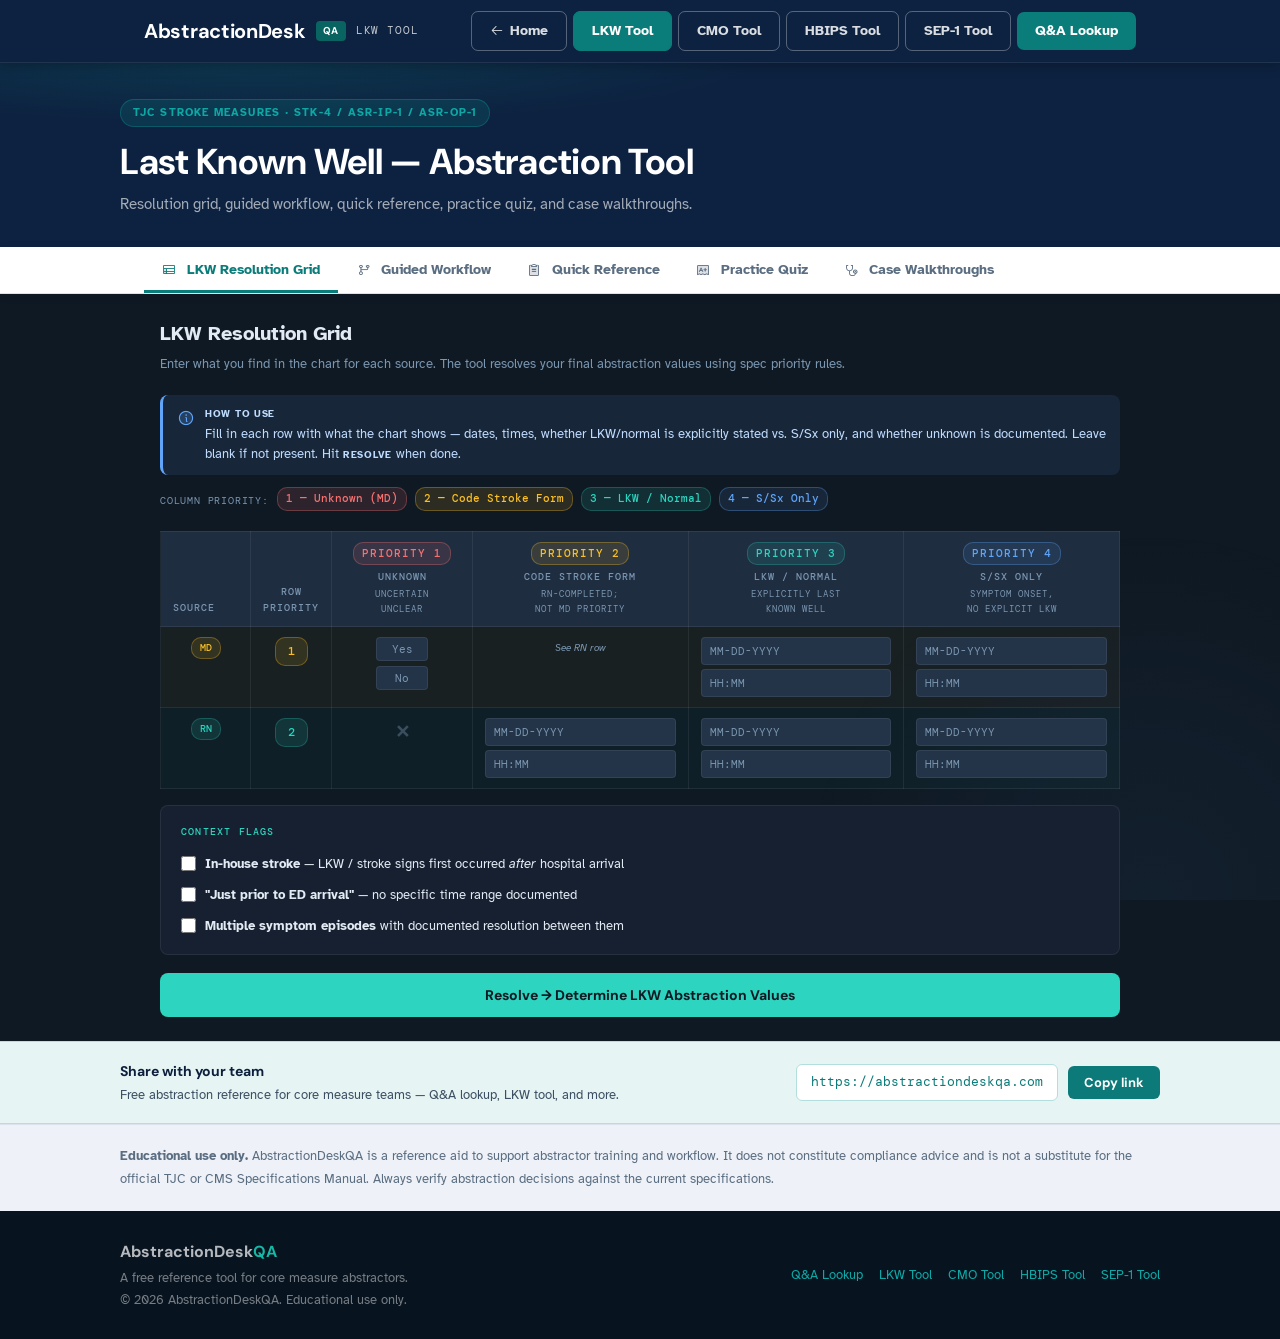
<file: lkw-tool.html>
<!DOCTYPE html>
<html lang="en" data-theme="dark">
<head>
<meta charset="UTF-8"/>
<meta name="viewport" content="width=device-width, initial-scale=1.0"/>
<link rel="canonical" href="https://abstractiondeskqa.com/lkw-tool.html">
<title>LKW Abstraction Tool — AbstractionDeskQA</title>
<meta name="description" content="LKW Abstraction Tool — AbstractionDeskQA. Interactive Last Known Well (LKW) time resolution tool with priority-rule reference, practice quiz, and case walkthroughs for stroke abstraction.">
<meta property="og:type" content="website">
<meta property="og:url" content="https://abstractiondeskqa.com/lkw-tool.html">
<meta property="og:site_name" content="AbstractionDeskQA">
<meta property="og:title" content="LKW Abstraction Tool — AbstractionDeskQA">
<meta property="og:description" content="LKW Abstraction Tool — AbstractionDeskQA. Interactive Last Known Well (LKW) time resolution tool with priority-rule reference, practice quiz, and case walkthroughs for stroke abstraction.">
<link rel="preconnect" href="https://fonts.googleapis.com">
<link href="https://fonts.googleapis.com/css2?family=Atkinson+Hyperlegible:ital,wght@0,400;0,700;1,400&family=DM+Sans:wght@400;500;600;700&family=DM+Mono:ital,wght@0,400;0,500;1,400&display=swap" rel="stylesheet">
<link rel="stylesheet" href="assets/phosphor/regular.css">
<link rel="stylesheet" href="assets/phosphor/duotone.css">
<!-- Shared design tokens / structural CSS (T-04) -->
<link rel="stylesheet" href="assets/tokens.css">
<link rel="stylesheet" href="assets/site.css">
<style>
*{box-sizing:border-box;margin:0;padding:0;}
html{scroll-behavior:smooth;}
body{background:var(--bg);color:var(--text);font-family:var(--body);font-size:14px;line-height:1.6;min-height:100vh;}
body::before{content:'';position:fixed;inset:0;background:radial-gradient(ellipse 60% 40% at 10% 0%,rgba(45,212,191,0.06) 0%,transparent 70%),radial-gradient(ellipse 40% 60% at 90% 100%,rgba(96,165,250,0.05) 0%,transparent 70%);pointer-events:none;z-index:0;}
header{position:sticky;top:0;z-index:200;background:rgba(15,25,35,0.96);backdrop-filter:blur(12px);border-bottom:1px solid var(--border);padding:12px 20px;display:flex;align-items:center;gap:14px;}
.hbadge{background:var(--teal);color:var(--bg);font-family:var(--mono);font-size:10px;font-weight:500;padding:3px 9px;border-radius:4px;letter-spacing:0.1em;white-space:nowrap;}
.htitle{font-size:15px;font-weight:700;}
.hsub{font-size:11px;color:var(--muted);font-family:var(--mono);}
.tabs{background:#ffffff;border-bottom:1px solid #dbe2ec;position:sticky;top:62px;z-index:70;box-shadow:0 2px 10px rgba(13,34,64,.06);}
.tabs-inner{max-width:1040px;margin:0 auto;padding:0 24px;display:flex;gap:0;overflow-x:auto;}
.tab{background:none;border:none;color:#5a6d81;font-family:'Atkinson Hyperlegible',sans-serif;font-size:14px;font-weight:600;padding:14px 18px 12px;cursor:pointer;border-bottom:3px solid transparent;white-space:nowrap;transition:color .15s,border-color .15s;display:flex;align-items:center;gap:6px;}
.tab i{font-size:14px;vertical-align:middle;margin-right:5px;color:inherit;}
.tab:hover{color:#0f1923;}
.tab.on{color:#0a7c7a;border-bottom-color:#0a7c7a;}
main{max-width:1000px;margin:0 auto;padding:24px 20px;position:relative;z-index:1;}
.panel{display:none;}
.panel.on{display:block;animation:fadeUp .22s ease;}
@keyframes fadeUp{from{opacity:0;transform:translateY(8px)}to{opacity:1;transform:translateY(0)}}
.card{background:var(--bg2);border:1px solid var(--border);border-radius:var(--radius);padding:18px 20px;margin-bottom:14px;}
.card--top-tight{margin-top:6px;}
.card-label{font-family:var(--mono);font-size:10px;font-weight:500;color:var(--teal);letter-spacing:0.12em;text-transform:uppercase;margin-bottom:14px;}
.sh{font-size:20px;font-weight:700;margin-bottom:4px;}
.ss{font-size:13px;color:var(--muted);margin-bottom:20px;}
.cx{border-radius:var(--radius);padding:11px 14px;margin:10px 0;display:flex;gap:10px;font-size:13px;line-height:1.55;}
.cx-icon{font-size:18px;flex-shrink:0;margin-top:1px;}
.cx strong{display:block;font-size:10px;letter-spacing:.07em;text-transform:uppercase;margin-bottom:2px;}
.cx strong.cx-inline{display:inline;}
.cx--tight{margin-bottom:12px;}
.cx--top-spaced{margin-top:12px;}
.cx--flex{flex:1;min-width:220px;}
.cx-pair{display:flex;flex-wrap:wrap;gap:10px;margin-top:12px;}
.cx-list{margin-top:6px;padding-left:16px;line-height:1.9;}
.cx.tip{background:var(--teal-dim);border-left:3px solid var(--teal);color:#99f6e4;}
.cx.tip .cx-icon{color:#2dd4bf;}
.cx.warn{background:var(--amber-dim);border-left:3px solid var(--amber);color:#fde68a;}
.cx.warn .cx-icon{color:#fbbf24;}
.cx.danger{background:var(--red-dim);border-left:3px solid var(--red);color:#fca5a5;}
.cx.danger .cx-icon{color:#f87171;}
.cx.ok{background:var(--green-dim);border-left:3px solid var(--green);color:#bbf7d0;}
.cx.info{background:var(--blue-dim);border-left:3px solid var(--blue);color:#bfdbfe;}
.cx.info .cx-icon{color:#60a5fa;}

/* ── GRID ── */
.grid-wrapper{overflow-x:auto;margin:16px 0;}
.lkw-grid{width:100%;border-collapse:collapse;font-size:12.5px;min-width:640px;}
.lkw-grid thead th{background:var(--bg3);padding:10px 12px;font-family:var(--mono);font-size:10px;font-weight:500;letter-spacing:.1em;text-transform:uppercase;border:1px solid var(--border);color:var(--muted);vertical-align:bottom;text-align:center;}
.lkw-grid thead th.col-who{text-align:left;width:90px;}
.lkw-grid thead th.col-pri{width:60px;}
.pri-badge{display:inline-block;padding:2px 8px;border-radius:10px;font-size:11px;font-weight:500;font-family:var(--mono);margin-bottom:4px;}
.pri-badge--lg{font-size:12px;padding:4px 12px;}
.grid-th-note{font-size:9px;color:var(--muted);font-weight:400;margin-top:2px;}
.grid-note{font-size:10px;color:var(--muted);font-style:italic;}
.legend-row{display:flex;flex-wrap:wrap;gap:8px;margin:12px 0 6px;font-size:12px;align-items:center;}
.legend-label{color:var(--muted);font-family:var(--mono);font-size:10px;letter-spacing:.08em;}
.pri-1{background:var(--red-dim);color:var(--red);border:1px solid var(--red-border);}
.pri-2{background:var(--amber-dim);color:var(--amber);border:1px solid var(--amber-border);}
.pri-3{background:var(--teal-dim);color:var(--teal);border:1px solid var(--teal-border);}
.pri-4{background:var(--blue-dim);color:var(--blue);border:1px solid rgba(96,165,250,.3);}
.lkw-grid tbody tr td{border:1px solid var(--border);padding:10px 12px;vertical-align:top;}
.lkw-grid tbody tr.row-md td{background:rgba(251,191,36,0.04);}
.lkw-grid tbody tr.row-rn td{background:rgba(45,212,191,0.03);}
.who-pill{display:inline-block;padding:2px 8px;border-radius:10px;font-family:var(--mono);font-size:10px;font-weight:500;}
.pill-md{background:var(--amber-dim);color:var(--amber);border:1px solid var(--amber-border);}
.pill-rn{background:var(--teal-dim);color:var(--teal);border:1px solid var(--teal-border);}
.cell-input-wrap{display:flex;flex-direction:column;gap:4px;}
.gdate,.gtime{background:var(--bg4);border:1px solid var(--border);color:var(--text);font-family:var(--mono);font-size:12px;padding:5px 8px;border-radius:4px;width:100%;transition:border-color .15s;}
.gdate::placeholder,.gtime::placeholder{color:var(--muted);font-size:11px;}
.gdate:focus,.gtime:focus{outline:none;border-color:var(--teal);}
.unk-cell{text-align:center;vertical-align:middle;}
.px-priority-num{font-family:var(--mono);font-weight:700;}
.px-priority-num--md{color:var(--amber);}
.px-priority-num--rn{color:var(--teal);}
.px-cancel{color:var(--red);font-weight:600;}
.px-na{color:var(--muted);font-style:italic;}
.px-positive{color:var(--teal);}
.px-subnote{font-size:10px;color:var(--muted);}
.table-scroll{overflow-x:auto;}
.unk-toggle{display:flex;flex-direction:column;gap:5px;align-items:center;}
.unk-btn{background:var(--bg4);border:1px solid var(--border);color:var(--muted);font-family:var(--mono);font-size:11px;padding:4px 12px;border-radius:4px;cursor:pointer;transition:all .15s;width:52px;text-align:center;}
.unk-btn:hover{border-color:var(--red);color:var(--red);}
.unk-btn.sel-yes{background:var(--red-dim);border-color:var(--red);color:var(--red);font-weight:700;}
.unk-btn.sel-no{background:var(--teal-dim);border-color:var(--teal);color:var(--teal);font-weight:700;}
.unk-x{font-family:var(--mono);font-size:18px;font-weight:700;color:var(--muted);opacity:0.4;display:flex;align-items:center;justify-content:center;}
.resolve-btn{width:100%;background:var(--teal);color:var(--bg);border:none;font-family:var(--sans);font-size:14px;font-weight:700;padding:13px 20px;border-radius:var(--radius);cursor:pointer;transition:background .18s;margin-top:4px;}
.resolve-btn:hover{background:var(--teal2);}

/* ── RESULT ── */
.result-box{background:var(--bg3);border:2px solid var(--teal);border-radius:var(--radius);padding:20px 22px;margin-top:16px;display:none;}
.result-box.show{display:block;animation:fadeUp .3s ease;}
.res-fields{display:flex;flex-wrap:wrap;gap:16px;margin-bottom:16px;}
.res-field-label{font-family:var(--mono);font-size:9px;color:var(--muted);letter-spacing:.12em;text-transform:uppercase;margin-bottom:3px;}
.res-val{font-family:var(--mono);font-size:22px;font-weight:500;}
.res-val.yes{color:var(--green);}
.res-val.no{color:var(--red);}
.res-val.utd{color:var(--amber);}
.res-val.plain{color:var(--teal);font-size:15px;line-height:1.5;}
.res-val--wrap{font-size:12px;line-height:1.5;max-width:200px;}
.flag-list{display:flex;flex-direction:column;gap:10px;font-size:13px;}
.flag-label{display:flex;align-items:flex-start;gap:9px;cursor:pointer;}
.flag-checkbox{width:15px;height:15px;margin-top:2px;}
.flag-checkbox--exclude{accent-color:var(--red);}
.flag-checkbox--caution{accent-color:var(--amber);}
.flag-checkbox--info{accent-color:var(--teal);}
.gq-prompt{font-weight:600;margin:12px 0 10px;}
.gq-prompt--first{margin:0 0 12px;}
.gq-answers{display:flex;gap:8px;flex-wrap:wrap;}
.btn-icon{vertical-align:middle;margin-right:4px;}
.btn-back{margin-bottom:14px;}
.res-rule{font-size:12.5px;line-height:1.7;color:#c4d8ec;border-top:1px solid var(--border);padding-top:14px;margin-top:4px;}
.rule-tag{display:inline-block;background:var(--bg4);border:1px solid var(--border);font-family:var(--mono);font-size:10px;color:var(--amber);padding:1px 7px;border-radius:3px;margin-right:6px;vertical-align:middle;}

/* ── BUTTONS ── */
.btn{background:var(--teal);color:var(--bg);border:none;font-family:var(--sans);font-size:13px;font-weight:700;padding:9px 18px;border-radius:6px;cursor:pointer;transition:background .18s;}
.btn:hover{background:var(--teal2);}
.btn.ghost{background:transparent;border:1px solid var(--border);color:var(--muted);}
.btn.ghost:hover{border-color:var(--teal);color:var(--teal);}
.btn-row{display:flex;gap:10px;flex-wrap:wrap;margin-top:14px;}

/* ── QUICK REF ── */
.qr-grid{display:grid;grid-template-columns:1fr 1fr;gap:12px;margin-bottom:14px;}
@media(max-width:600px){.qr-grid{grid-template-columns:1fr;}}
.qr-card{background:var(--bg2);border:1px solid var(--border);border-radius:var(--radius);padding:14px 16px;}
.qr-card h3{font-family:var(--mono);font-size:10px;color:var(--teal);letter-spacing:.1em;text-transform:uppercase;margin-bottom:10px;}
.calc-title-icon{vertical-align:middle;margin-right:4px;color:var(--teal);}
.calc-block{margin-bottom:10px;}
.calc-block-label{font-family:var(--mono);font-size:10px;color:var(--muted);letter-spacing:.08em;margin-bottom:6px;}
.calc-row{display:flex;gap:6px;align-items:center;flex-wrap:wrap;}
.calc-arrow{color:var(--muted);}
.calc-sublabel{color:var(--muted);font-size:11px;}
.calc-hint{font-size:10px;color:var(--muted);margin-top:5px;font-family:var(--mono);}
.calc-in--w100{width:100px;}
.calc-in--w72{width:72px;}
.calc-in--w50{width:50px;}
.calc-out{background:rgba(0,0,0,.2);cursor:default;color:var(--teal);}
.calc-out--w72{width:72px;}
.calc-out--w64{width:64px;}
.qr-row{display:flex;justify-content:space-between;align-items:flex-start;gap:8px;padding:5px 0;border-bottom:1px solid rgba(255,255,255,0.04);font-size:12px;}
.qr-row:last-child{border-bottom:none;}
.qr-k{color:var(--muted);flex-shrink:0;max-width:55%;}
.qr-v{font-family:var(--mono);font-size:11px;text-align:right;}
.px-table{width:100%;border-collapse:collapse;font-size:12.5px;}
.px-table th{background:var(--bg3);padding:8px 12px;font-family:var(--mono);font-size:9px;letter-spacing:.1em;text-transform:uppercase;color:var(--muted);text-align:left;border:1px solid var(--border);}
.px-table td{padding:8px 12px;border:1px solid var(--border);color:#c4d8ec;line-height:1.5;vertical-align:top;}
.px-table tr:hover td{background:rgba(45,212,191,0.03);}

/* ── QUIZ ── */
.quiz-mode-row{display:flex;gap:8px;margin-bottom:18px;flex-wrap:wrap;}
.qmode-btn{background:var(--bg3);border:1px solid var(--border);color:var(--muted);font-family:var(--sans);font-size:13px;font-weight:600;padding:8px 18px;border-radius:6px;cursor:pointer;transition:all .18s;}
.qmode-btn.on,.qmode-btn:hover{border-color:var(--teal);color:var(--teal);background:var(--teal-dim);}
.q-prog-wrap{margin-bottom:16px;}
.q-prog-bar-track{height:3px;background:var(--bg3);border-radius:3px;margin-top:6px;overflow:hidden;}
.q-prog-bar-fill{height:100%;background:var(--teal);border-radius:3px;transition:width .3s;width:10%;}
.q-prog-meta{display:flex;justify-content:space-between;font-family:var(--mono);font-size:10px;color:var(--muted);}
.scenario-box{background:rgba(0,0,0,0.2);border:1px solid var(--border);border-left:3px solid var(--amber);border-radius:var(--radius);padding:14px 16px;font-size:13px;color:#ddeeff;line-height:1.7;margin-bottom:14px;font-style:italic;}
.scenario-box .slabel{font-style:normal;font-family:var(--mono);font-size:10px;color:var(--amber);letter-spacing:.1em;text-transform:uppercase;display:block;margin-bottom:6px;}
.q-opts{display:flex;flex-direction:column;gap:7px;margin-bottom:14px;}
.q-opt{background:var(--bg3);border:1px solid var(--border);color:var(--text);font-family:var(--sans);font-size:13px;padding:10px 14px;border-radius:6px;cursor:pointer;text-align:left;transition:all .15s;}
.q-opt:hover{border-color:var(--teal);}
.q-opt.correct{border-color:var(--green);background:var(--green-dim);color:#bbf7d0;}
.q-opt.wrong{border-color:var(--red);background:var(--red-dim);color:#fca5a5;}
.q-feedback{display:none;font-size:13px;line-height:1.6;padding:12px 14px;border-radius:6px;margin-top:6px;}
.q-feedback.show{display:block;animation:fadeUp .25s ease;}
.q-feedback.correct{background:var(--green-dim);border-left:3px solid var(--green);color:#bbf7d0;}
.q-feedback.wrong{background:var(--red-dim);border-left:3px solid var(--red);color:#fca5a5;}
.q-tags{display:flex;gap:6px;flex-wrap:wrap;margin-bottom:10px;}
.qtag{padding:2px 9px;border-radius:10px;font-family:var(--mono);font-size:10px;font-weight:500;background:var(--teal-dim);color:var(--teal);border:1px solid var(--teal-border);}

/* ── CASES ── */
.case-grid{display:grid;grid-template-columns:repeat(auto-fill,minmax(260px,1fr));gap:12px;margin-top:16px;}
.case-card{background:var(--bg2);border:1px solid var(--border);border-radius:var(--radius);padding:16px;cursor:pointer;transition:border-color .18s;}
.case-card:hover{border-color:var(--teal);}
.case-card h3{font-size:13px;font-weight:700;margin-bottom:6px;}
.case-card p{font-size:12px;color:var(--muted);margin-bottom:12px;}
.diff-pill{display:inline-block;padding:2px 9px;border-radius:10px;font-family:var(--mono);font-size:10px;font-weight:500;}
.diff-int{background:var(--teal-dim);color:var(--teal);border:1px solid var(--teal-border);}
.diff-adv{background:var(--amber-dim);color:var(--amber);border:1px solid var(--amber-border);}
.wt-dots{display:flex;gap:5px;margin-bottom:18px;flex-wrap:wrap;}
.wt-dot{width:26px;height:5px;border-radius:3px;background:var(--bg3);transition:background .2s;}
.wt-dot.done{background:var(--teal);}
.wt-dot.cur{background:var(--amber);}
.chart-box{background:rgba(0,0,0,0.2);border:1px solid var(--border);border-left:3px solid var(--amber);border-radius:var(--radius);padding:14px 16px;font-size:13px;color:#ddeeff;line-height:1.7;margin-bottom:12px;}
.chart-box .clabel{font-family:var(--mono);font-size:10px;color:var(--amber);letter-spacing:.1em;text-transform:uppercase;display:block;margin-bottom:6px;}
.calc-in{background:var(--bg4);border:1px solid var(--border);color:var(--text);font-family:var(--mono);font-size:13px;padding:7px 10px;border-radius:4px;transition:border-color .15s;}
.calc-in:focus{outline:none;border-color:var(--teal);}
.hidden{display:none!important;}
@media print{body{background:#fff;color:#111;}header,.tabs{display:none;}.result-box{border:2px solid #14b8a6;}}

/* page hero */
.page-title-bar{background:#0d2240;padding:36px 24px 30px;position:relative;overflow:hidden;}
.page-title-bar::before{content:'';position:absolute;inset:0;background:radial-gradient(ellipse 60% 50% at 20% 0%,rgba(10,124,122,.22) 0%,transparent 65%);pointer-events:none;}
.page-title-inner{max-width:1040px;margin:0 auto;position:relative;}
.page-eyebrow{display:inline-flex;align-items:center;gap:8px;background:rgba(13,168,165,.14);border:1px solid rgba(13,168,165,.3);color:#0da8a5;font-size:11px;font-weight:700;text-transform:uppercase;letter-spacing:1.1px;padding:4px 12px;border-radius:20px;margin-bottom:14px;}
.page-title-text{color:white;}
.page-title-text h1{font-family:'DM Sans',sans-serif;font-size:clamp(24px,4vw,36px);font-weight:700;line-height:1.15;letter-spacing:-.3px;margin-bottom:10px;}
.page-title-text p{font-size:15px;color:rgba(255,255,255,.62);max-width:620px;line-height:1.7;}
@media (prefers-reduced-motion: reduce) {
  *, *::before, *::after {
    animation-duration: 0.01ms !important;
    animation-iteration-count: 1 !important;
    transition-duration: 0.01ms !important;
    scroll-behavior: auto !important;
  }
}
</style>
  <!-- Google tag (gtag.js) -->
<script async src="https://www.googletagmanager.com/gtag/js?id=G-QJPP46JWX3"></script>
<script>
  window.dataLayer = window.dataLayer || [];
  function gtag(){dataLayer.push(arguments);}
  gtag('js', new Date());
  gtag('config', 'G-QJPP46JWX3');
</script>
</head>
<body>

<a href="#maincontent" class="skip-link">Skip to main content</a>

<nav class="site-nav" aria-label="Site navigation">
  <div class="site-nav-inner">
    <a href="/" class="site-nav-brand" aria-label="AbstractionDeskQA home">
      AbstractionDesk<span class="site-qa-badge">QA</span>
      <span class="site-nav-brand-sub">LKW Tool</span>
    </a>
    <div class="site-nav-links">
      <a href="index.html" class="site-nav-cta-ghost">
        <i class="ph ph-arrow-left" aria-hidden="true"></i> Home
      </a>
      <a href="lkw-tool.html" class="site-nav-cta-ghost active-page">LKW Tool</a>
      <a href="cmo-tool.html" class="site-nav-cta-ghost">CMO Tool</a>
      <a href="hbips-tool.html" class="site-nav-cta-ghost">HBIPS Tool</a>
      <a href="sep1-tool.html" class="site-nav-cta-ghost">SEP-1 Tool</a>
      <a href="lookup.html" class="site-nav-cta">Q&amp;A Lookup</a>
    </div>
  </div>
</nav>

<div class="page-title-bar">
  <div class="page-title-inner">
    <div class="page-eyebrow" aria-hidden="true">TJC Stroke Measures · STK-4 / ASR-IP-1 / ASR-OP-1</div>
    <div class="page-title-text">
      <h1>Last Known Well — Abstraction Tool</h1>
      <p>Resolution grid, guided workflow, quick reference, practice quiz, and case walkthroughs.</p>
    </div>
  </div>
</div>

<span id="maincontent" aria-hidden="true"></span>

<nav class="tabs" role="tablist">
  <div class="tabs-inner">
  <button type="button" class="tab on" id="tabbtn-grid" role="tab" aria-selected="true" aria-controls="tab-grid" tabindex="0" data-t="grid"><i class="ph-duotone ph-table"></i>LKW Resolution Grid</button>
  <button type="button" class="tab" id="tabbtn-guided" role="tab" aria-selected="false" aria-controls="tab-guided" tabindex="-1" data-t="guided"><i class="ph-duotone ph-git-branch"></i>Guided Workflow</button>
  <button type="button" class="tab" id="tabbtn-ref" role="tab" aria-selected="false" aria-controls="tab-ref" tabindex="-1" data-t="ref"><i class="ph-duotone ph-clipboard-text"></i>Quick Reference</button>
  <button type="button" class="tab" id="tabbtn-quiz" role="tab" aria-selected="false" aria-controls="tab-quiz" tabindex="-1" data-t="quiz"><i class="ph-duotone ph-exam"></i>Practice Quiz</button>
  <button type="button" class="tab" id="tabbtn-cases" role="tab" aria-selected="false" aria-controls="tab-cases" tabindex="-1" data-t="cases"><i class="ph-duotone ph-stethoscope"></i>Case Walkthroughs</button>
  </div>
</nav>
<main>

<!-- ══ TAB 1: RESOLUTION GRID ══ -->
<div id="tab-grid" class="panel on" role="tabpanel" aria-labelledby="tabbtn-grid" tabindex="0">
  <h2 class="sh">LKW Resolution Grid</h2>
  <p class="ss">Enter what you find in the chart for each source. The tool resolves your final abstraction values using spec priority rules.</p>
  <div class="cx info"><span class="cx-icon"><i class="ph-duotone ph-info"></i></span><div><strong>How to use</strong>Fill in each row with what the chart shows — dates, times, whether LKW/normal is explicitly stated vs. S/Sx only, and whether unknown is documented. Leave blank if not present. Hit <strong class="cx-inline">Resolve</strong> when done.</div></div>

  <div class="legend-row">
    <span class="legend-label">COLUMN PRIORITY:</span>
    <span class="pri-badge pri-1">1 — Unknown (MD)</span>
    <span class="pri-badge pri-2">2 — Code Stroke Form</span>
    <span class="pri-badge pri-3">3 — LKW / Normal</span>
    <span class="pri-badge pri-4">4 — S/Sx Only</span>
  </div>

  <div class="grid-wrapper">
    <table class="lkw-grid">
      <thead>
        <tr>
          <th class="col-who">Source</th>
          <th class="col-pri">Row<br>Priority</th>
          <th><div><span class="pri-badge pri-1">Priority 1</span></div>Unknown<div class="grid-th-note">uncertain<br>unclear</div></th>
          <th><div><span class="pri-badge pri-2">Priority 2</span></div>Code Stroke Form<div class="grid-th-note">RN-completed;<br>not MD priority</div></th>
          <th><div><span class="pri-badge pri-3">Priority 3</span></div>LKW / Normal<div class="grid-th-note">explicitly last<br>known well</div></th>
          <th><div><span class="pri-badge pri-4">Priority 4</span></div>S/Sx Only<div class="grid-th-note">symptom onset,<br>no explicit LKW</div></th>
        </tr>
      </thead>
      <tbody>
        <tr class="row-md">
          <td class="unk-cell"><span class="who-pill pill-md">MD</span></td>
          <td class="unk-cell"><span class="pri-badge pri-2 pri-badge--lg">1</span></td>
          <td class="unk-cell"><div class="unk-toggle"><button type="button" class="unk-btn" id="md-unk-yes" data-act="toggle-unk" data-val="yes">Yes</button><button type="button" class="unk-btn" id="md-unk-no" data-act="toggle-unk" data-val="no">No</button></div></td>
          <td class="unk-cell"><span class="grid-note">See RN row</span></td>
          <td><div class="cell-input-wrap"><input class="gdate" id="md-lkw-date" type="text" placeholder="MM-DD-YYYY"/><input class="gtime" id="md-lkw-time" type="text" placeholder="HH:MM"/></div></td>
          <td><div class="cell-input-wrap"><input class="gdate" id="md-sx-date" type="text" placeholder="MM-DD-YYYY"/><input class="gtime" id="md-sx-time" type="text" placeholder="HH:MM"/></div></td>
        </tr>
        <tr class="row-rn">
          <td class="unk-cell"><span class="who-pill pill-rn">RN</span></td>
          <td class="unk-cell"><span class="pri-badge pri-3 pri-badge--lg">2</span></td>
          <td class="unk-cell"><div class="unk-x" title="RN unknown is irrelevant to abstraction">✕</div></td>
          <td><div class="cell-input-wrap"><input class="gdate" id="csf-date" type="text" placeholder="MM-DD-YYYY"/><input class="gtime" id="csf-time" type="text" placeholder="HH:MM"/></div></td>
          <td><div class="cell-input-wrap"><input class="gdate" id="rn-lkw-date" type="text" placeholder="MM-DD-YYYY"/><input class="gtime" id="rn-lkw-time" type="text" placeholder="HH:MM"/></div></td>
          <td><div class="cell-input-wrap"><input class="gdate" id="rn-sx-date" type="text" placeholder="MM-DD-YYYY"/><input class="gtime" id="rn-sx-time" type="text" placeholder="HH:MM"/></div></td>
        </tr>
      </tbody>
    </table>
  </div>

  <div class="card card--top-tight">
    <div class="card-label">Context Flags</div>
    <div class="flag-list">
      <label class="flag-label"><input type="checkbox" id="flag-inhouse" class="flag-checkbox flag-checkbox--exclude"/><span><strong>In-house stroke</strong> — LKW / stroke signs first occurred <em>after</em> hospital arrival</span></label>
      <label class="flag-label"><input type="checkbox" id="flag-justprior" class="flag-checkbox flag-checkbox--caution"/><span><strong>"Just prior to ED arrival"</strong> — no specific time range documented</span></label>
      <label class="flag-label"><input type="checkbox" id="flag-episodes" class="flag-checkbox flag-checkbox--info" onchange="toggleEpiNote()"/><span><strong>Multiple symptom episodes</strong> with documented resolution between them</span></label>
    </div>
    <div class="cx warn hidden cx--top-spaced" id="epi-note"><span class="cx-icon"><i class="ph-duotone ph-warning"></i></span><div><strong>Use Most Recent Episode</strong>When symptoms occurred, resolved, then recurred — use the time of the <strong>most recent episode</strong> before arrival. Not the first. Only applies when resolution is explicitly documented between episodes.</div></div>
  </div>

  <button type="button" class="resolve-btn" data-act="resolve">Resolve → Determine LKW Abstraction Values</button>

  <div class="result-box" id="grid-result">
    <div class="card-label">Abstraction Result</div>
    <div class="res-fields">
      <div><div class="res-field-label">Last Known Well (Y/N)</div><div class="res-val" id="r-yn">—</div></div>
      <div><div class="res-field-label">Date LKW</div><div class="res-val plain" id="r-date">—</div></div>
      <div><div class="res-field-label">Time LKW</div><div class="res-val plain" id="r-time">—</div></div>
      <div><div class="res-field-label">Rule Applied</div><div class="res-val plain res-val--wrap" id="r-rule"></div></div>
    </div>
    <div class="res-rule" id="r-rationale"></div>
    <div class="btn-row"><button type="button" class="btn" data-act="print"><i class="ph ph-printer btn-icon"></i>Print</button><button type="button" class="btn ghost" data-act="clear">↩ Clear</button></div>
  </div>
</div>

<!-- ══ TAB 2: GUIDED ══ -->
<div id="tab-guided" class="panel" role="tabpanel" aria-labelledby="tabbtn-guided" tabindex="0">
  <h2 class="sh">Guided Workflow</h2>
  <p class="ss">Answer each question to determine your LKW abstraction values step by step.</p>
  <div class="card" id="gq1">
    <div class="card-label">Step 1 — Stroke Timing</div>
    <div class="gq-prompt gq-prompt--first">Did LKW / stroke signs first occur <em>after</em> hospital arrival?</div>
    <div class="gq-answers"><button type="button" class="btn" data-act="g-ans" data-step="1" data-val="inhouse">Yes — in-house stroke</button><button type="button" class="btn ghost" data-act="g-ans" data-step="1" data-val="pre">No — occurred before arrival</button></div>
  </div>
  <div class="card hidden" id="gq2">
    <div class="card-label">Step 2 — Documentation Exists?</div>
    <div class="cx warn"><span class="cx-icon"><i class="ph-duotone ph-warning"></i></span><div><strong>S/Sx ≠ LKW</strong>Symptom onset and Last Known Well are different. Prefer explicit LKW documentation. Only fall back to symptom onset if no LKW time is documented anywhere.</div></div>
    <div class="gq-prompt">Is there any documentation of date/time LKW or at baseline prior to arrival?</div>
    <div class="gq-answers"><button type="button" class="btn" data-act="g-ans" data-step="2" data-val="yes">Yes</button><button type="button" class="btn ghost" data-act="g-ans" data-step="2" data-val="no">No documentation at all</button></div>
  </div>
  <div class="card hidden" id="gq3">
    <div class="card-label">Step 3 — MD Documents Unknown?</div>
    <div class="cx danger"><span class="cx-icon"><i class="ph-duotone ph-warning-octagon"></i></span><div><strong>Priority 1 — MD Unknown cancels everything</strong>Any MD/APN/PA explicitly documenting "unknown/uncertain/unclear" cancels all nursing, EMS, and S/Sx times → NO.<br><br>Exceptions: (a) same MD corrects it later with a specific time, OR (b) stated as reason for no tPA on CSF and another part of record has a specific time.</div></div>
    <div class="gq-prompt">Does any MD/APN/PA explicitly document LKW as unknown, uncertain, or unclear?</div>
    <div class="gq-answers"><button type="button" class="btn" data-act="g-ans" data-step="3" data-val="yes">Yes — MD says unknown</button><button type="button" class="btn ghost" data-act="g-ans" data-step="3" data-val="no">No</button></div>
  </div>
  <div class="card hidden" id="gq4">
    <div class="card-label">Step 4 — Best Source</div>
    <div class="cx tip"><span class="cx-icon"><i class="ph-duotone ph-clipboard-text"></i></span><div><strong>Column priority</strong>Code Stroke Form (Priority 2) → MD LKW/Normal (Priority 3) → RN LKW/Normal (Priority 3, Row 2) → MD S/Sx (Priority 4) → RN S/Sx (Priority 4, Row 2)</div></div>
    <div class="gq-prompt">What is the highest-priority source with a documented date/time?</div>
    <div class="gq-answers"><button type="button" class="btn" data-act="g-ans" data-step="4" data-val="csf">Code Stroke Form</button><button type="button" class="btn ghost" data-act="g-ans" data-step="4" data-val="md">MD/APN/PA note</button><button type="button" class="btn ghost" data-act="g-ans" data-step="4" data-val="rn">Nursing / EMS only</button></div>
  </div>
  <div class="card hidden" id="gq5">
    <div class="card-label">Step 5 — Multiple Times?</div>
    <div class="cx warn"><span class="cx-icon"><i class="ph-duotone ph-warning"></i></span><div><strong>Resolution rules</strong><ul class="cx-list"><li>CSF specific time → wins</li><li>Multiple MD times (no CSF) → use <strong>earliest</strong></li><li>Multiple episodes with resolution → use <strong>most recent</strong> episode</li><li>Date LKW multiple dates → use <strong>earliest</strong></li></ul></div></div>
    <div class="gq-prompt">Are multiple conflicting times documented?</div>
    <div class="gq-answers">
      <button type="button" class="btn ghost" data-act="g-ans" data-step="5" data-val="single">No — single time</button>
      <button type="button" class="btn ghost" data-act="g-ans" data-step="5" data-val="csf">Yes — CSF has specific time</button>
      <button type="button" class="btn ghost" data-act="g-ans" data-step="5" data-val="mdmulti">Yes — multiple MD times</button>
      <button type="button" class="btn ghost" data-act="g-ans" data-step="5" data-val="episodes">Yes — multiple episodes with resolution</button>
    </div>
  </div>
  <div class="result-box hidden" id="guided-result">
    <div class="card-label">Abstraction Result</div>
    <div class="res-fields">
      <div><div class="res-field-label">LKW Y/N</div><div class="res-val" id="gr-yn">—</div></div>
      <div><div class="res-field-label">Date LKW</div><div class="res-val plain" id="gr-date">—</div></div>
      <div><div class="res-field-label">Time LKW</div><div class="res-val plain" id="gr-time">—</div></div>
    </div>
    <div class="res-rule" id="gr-rat"></div>
    <div class="btn-row"><button type="button" class="btn" data-act="print"><i class="ph ph-printer btn-icon"></i>Print</button><button type="button" class="btn ghost" data-act="reset-guided">↩ Start Over</button></div>
  </div>
</div>

<!-- ══ TAB 3: QUICK REFERENCE ══ -->
<div id="tab-ref" class="panel" role="tabpanel" aria-labelledby="tabbtn-ref" tabindex="0">
  <h2 class="sh">Quick Reference</h2>
  <p class="ss">v2026B · Stroke</p>

  <div class="card">
    <div class="card-label">LKW Documentation Priority Matrix</div>
    <div class="cx info cx--tight"><span class="cx-icon"><i class="ph-duotone ph-info"></i></span><div>Column priority determines what <em>type</em> of documentation wins. Row priority determines <em>who</em> wins when the same column has multiple entries. The hierarchy shown here (1=Unknown, 2=Code Stroke Form (CSF), 3=LKW/Normal, 4=S/Sx) is the spec-derived hierarchy.</div></div>
    <div class="table-scroll">
    <table class="px-table">
      <thead><tr><th>Source</th><th>Row Priority</th><th><span class="pri-badge pri-1">1</span> Unknown</th><th><span class="pri-badge pri-2">2</span> Code Stroke Form (CSF)</th><th><span class="pri-badge pri-3">3</span> LKW/Normal</th><th><span class="pri-badge pri-4">4</span> S/Sx Only</th></tr></thead>
      <tbody>
        <tr><td><span class="who-pill pill-md">MD</span></td><td class="px-priority-num px-priority-num--md">1</td><td class="px-cancel">Yes / No<br><span class="px-subnote">YES = cancels ALL</span></td><td class="px-na">See RN row</td><td>Date / Time/s</td><td>Date / Time/s</td></tr>
        <tr><td><span class="who-pill pill-rn">RN</span></td><td class="px-priority-num px-priority-num--rn">2</td><td class="px-na">✕ irrelevant</td><td class="px-positive">Date / Time/s<br><span class="px-subnote">Not MD-level priority — but beats all other positive sources</span></td><td>Date / Time/s</td><td>Date / Time/s</td></tr>
      </tbody>
    </table>
    </div>
    <div class="cx-pair">
      <div class="cx danger cx--flex"><span class="cx-icon"><i class="ph-duotone ph-warning-octagon"></i></span><div><strong>Time LKW — Multiple times</strong>Multiple S/Sx episodes → most recent. Multiple MD times → earliest. MD unknown → cancels ALL. No CSF + multiple times → MD first.</div></div>
      <div class="cx warn cx--flex"><span class="cx-icon"><i class="ph-duotone ph-warning"></i></span><div><strong>Date LKW — Multiple dates</strong>Always use the <strong class="cx-inline">earliest</strong> date when multiple are documented.</div></div>
    </div>
  </div>

  <div class="qr-grid">
    <div class="qr-card"><h3>Last Known Well (Y/N)</h3>
      <div class="qr-row"><span class="qr-k">Select YES when</span><span class="qr-v">BOTH date AND time present</span></div>
      <div class="qr-row"><span class="qr-k">NO — MD says unknown</span><span class="qr-v">Cancels all</span></div>
      <div class="qr-row"><span class="qr-k">NO — in-house stroke</span><span class="qr-v">Post-arrival LKW</span></div>
      <div class="qr-row"><span class="qr-k">NO — time &gt;2h, no specific time</span><span class="qr-v">UTD</span></div>
      <div class="qr-row"><span class="qr-k">"Just prior to arrival"</span><span class="qr-v">YES → use arrival time</span></div>
      <div class="qr-row"><span class="qr-k">RN unknown, MD has time</span><span class="qr-v">YES</span></div>
      <div class="qr-row"><span class="qr-k">MD unknown, RN has time</span><span class="qr-v">NO</span></div>
    </div>
    <div class="qr-card"><h3>Date Last Known Well</h3>
      <div class="qr-row"><span class="qr-k">Format</span><span class="qr-v">MM-DD-YYYY</span></div>
      <div class="qr-row"><span class="qr-k">Invalid date (03-42)</span><span class="qr-v">UTD</span></div>
      <div class="qr-row"><span class="qr-k">"This evening," arr 00:30</span><span class="qr-v">Day before arrival</span></div>
      <div class="qr-row"><span class="qr-k">Midnight → advance date</span><span class="qr-v">00:00 next calendar day</span></div>
      <div class="qr-row"><span class="qr-k">Multiple dates</span><span class="qr-v">Earliest</span></div>
      <div class="qr-row"><span class="qr-k">CSF date</span><span class="qr-v">Takes precedence</span></div>
    </div>
    <div class="qr-card"><h3>Time Last Known Well</h3>
      <div class="qr-row"><span class="qr-k">Format</span><span class="qr-v">HH:MM military</span></div>
      <div class="qr-row"><span class="qr-k">Invalid time (3300)</span><span class="qr-v">UTD</span></div>
      <div class="qr-row"><span class="qr-k">With seconds (15:00:35)</span><span class="qr-v">Drop seconds → 15:00</span></div>
      <div class="qr-row"><span class="qr-k">Hours ago ("2 hrs ago")</span><span class="qr-v">Arrival − 2h</span></div>
      <div class="qr-row"><span class="qr-k">Range ("2–3 hrs ago")</span><span class="qr-v">MAX → Arrival − 3h</span></div>
      <div class="qr-row"><span class="qr-k">"Less than X hrs ago"</span><span class="qr-v">Use X → Arrival − X</span></div>
      <div class="qr-row"><span class="qr-k">"Just prior to arrival"</span><span class="qr-v">Use arrival time</span></div>
    </div>
    <div class="qr-card"><h3><i class="ph-duotone ph-calculator calc-title-icon"></i> Calculators</h3>
      <div class="calc-block"><div class="calc-block-label">MILITARY TIME CONVERTER</div>
        <div class="calc-row">
          <input class="calc-in calc-in--w100" id="conv-in" type="text" placeholder="5:31 PM" oninput="doConvert()"/>
          <span class="calc-arrow">→</span>
          <div class="calc-in calc-out calc-out--w72" id="conv-out">—</div>
        </div>
      </div>
      <div><div class="calc-block-label">HOURS-AGO SUBTRACTOR</div>
        <div class="calc-row">
          <input class="calc-in calc-in--w72" id="calc-arr" type="text" placeholder="1924" oninput="doCalc()"/>
          <span class="calc-sublabel">− hrs:</span>
          <input class="calc-in calc-in--w50" id="calc-hrs" type="number" step="any" placeholder="3" oninput="doCalc()"/>
          <span class="calc-arrow">→</span>
          <div class="calc-in calc-out calc-out--w64" id="calc-out">—</div>
        </div>
        <div class="calc-hint">Always use MAX for ranges</div>
      </div>
    </div>
  </div>

  <div class="card"><div class="card-label">Top Abstractor Pitfalls</div>
    <div class="cx danger"><span class="cx-icon"><i class="ph-duotone ph-warning-octagon"></i></span><div><strong>Pitfall #1 — Using S/Sx when explicit LKW is documented</strong>"Patient normal at 8 PM" + "symptoms at 8:30 PM" → LKW = 20:00, not 20:30. Explicit LKW always beats symptom onset.</div></div>
    <div class="cx danger"><span class="cx-icon"><i class="ph-duotone ph-warning-octagon"></i></span><div><strong>Pitfall #2 — Ignoring MD "unknown" because nursing has a time</strong>MD Unknown (Priority 1) cancels everything. One MD saying unknown = NO. RN unknown = irrelevant.</div></div>
    <div class="cx warn"><span class="cx-icon"><i class="ph-duotone ph-warning"></i></span><div><strong>Pitfall #3 — Forgetting to advance date at midnight</strong>24:00 on 11-24 → 00:00 on 11-25. Always change the Date LKW when converting midnight.</div></div>
    <div class="cx warn"><span class="cx-icon"><i class="ph-duotone ph-warning"></i></span><div><strong>Pitfall #4 — Assuming wake-up stroke = unknown</strong>If the physician documents a bedtime as LKW — use it. Only "unknown" if MD explicitly states it.</div></div>
    <div class="cx tip"><span class="cx-icon"><i class="ph-duotone ph-lightbulb"></i></span><div><strong>Pitfall #5 — Stroke Education Form ≠ Code Stroke Form</strong>Stroke Education Form and Core Measure Form are excluded. Only acute stroke response forms qualify as CSF.</div></div>
    <div class="cx tip"><span class="cx-icon"><i class="ph-duotone ph-lightbulb"></i></span><div><strong>Pitfall #6 — Using first episode instead of last</strong>Symptoms → resolved → recurred = use most recent episode before arrival. Grid note: "symptom onset/resolved → closest to arrival."</div></div>
  </div>
</div>

<!-- ══ TAB 4: QUIZ ══ -->
<div id="tab-quiz" class="panel" role="tabpanel" aria-labelledby="tabbtn-quiz" tabindex="0">
  <h2 class="sh">Practice Quiz</h2>
  <p class="ss">10 scenario-based questions covering every major LKW rule.</p>
  <div class="quiz-mode-row">
    <button type="button" class="qmode-btn on" id="qm-mc" data-act="set-qmode" data-val="mc">Multiple Choice</button>
  </div>
  <div id="quiz-mc">
    <div class="q-prog-wrap">
      <div class="q-prog-meta"><span id="qprog-label">Question 1 of 10</span><span id="qscore-label">Score: 0 / 0</span></div>
      <div class="q-prog-bar-track"><div class="q-prog-bar-fill" id="qprog-fill"></div></div>
    </div>
    <div class="card" id="quiz-card-body"></div>
  </div>
</div>

<!-- ══ TAB 5: CASES ══ -->
<div id="tab-cases" class="panel" role="tabpanel" aria-labelledby="tabbtn-cases" tabindex="0">
  <h2 class="sh">Case Walkthroughs</h2>
  <p class="ss">Step-by-step cases that explain the abstraction reasoning at every decision point.</p>
  <div id="case-selector">
    <div class="cx tip"><span class="cx-icon"><i class="ph-duotone ph-stethoscope"></i></span><div><strong>How to use</strong>Select a case, then work through each step. The trainer's reasoning appears at each decision point.</div></div>
    <div class="case-grid" id="case-card-grid"></div>
  </div>
  <div id="case-runner" class="hidden">
    <button type="button" class="btn ghost btn-back" data-act="cases">← Back to Cases</button>
    <div class="wt-dots" id="case-dots"></div>
    <div id="case-step-body"></div>
  </div>
</div>

</main>
<script src="assets/site.js"></script>
<script src="assets/spec-logic/lkw.js"></script>
<script>
// ── GRID ──
const mdUnk={val:null};
function toggleUnk(val){
  mdUnk.val=val;
  document.getElementById('md-unk-yes').className='unk-btn'+(val==='yes'?' sel-yes':'');
  document.getElementById('md-unk-no').className='unk-btn'+(val==='no'?' sel-no':'');
}
function toggleEpiNote(){
  const cb=document.getElementById('flag-episodes');
  document.getElementById('epi-note').classList.toggle('hidden',!cb.checked);
}
function gv(id){return (document.getElementById(id).value||'').trim();}
function ht(t){return !!(t&&t.length>=3);}
function hd(d){return !!(d&&d.length>=6);}

function resolveGrid(){
  const input={
    inhouse:document.getElementById('flag-inhouse').checked,
    justprior:document.getElementById('flag-justprior').checked,
    episodes:document.getElementById('flag-episodes').checked,
    mdUnk:mdUnk.val,
    mdSxD:gv('md-sx-date'),mdSxT:gv('md-sx-time'),
    mdLkwD:gv('md-lkw-date'),mdLkwT:gv('md-lkw-time'),
    rnSxD:gv('rn-sx-date'),rnSxT:gv('rn-sx-time'),
    rnLkwD:gv('rn-lkw-date'),rnLkwT:gv('rn-lkw-time'),
    csfD:gv('csf-date'),csfT:gv('csf-time')
  };
  const result=window.resolveLkw(input);
  showR(result.yn,result.date,result.time,result.rule,result.rationale);
}

function showR(yn,d,t,rule,rat){
  const box=document.getElementById('grid-result');
  const el=document.getElementById('r-yn');
  el.textContent=yn;
  el.className='res-val '+(yn==='YES'?'yes':yn==='NO'?'no':'utd');
  document.getElementById('r-date').textContent=d;
  document.getElementById('r-time').textContent=t;
  document.getElementById('r-rule').textContent=rule;
  document.getElementById('r-rationale').innerHTML=rat;
  box.classList.add('show');
  setTimeout(()=>box.scrollIntoView({behavior:'smooth',block:'nearest'}),80);
}

function clearGrid(){
  ['md-sx-date','md-sx-time','md-lkw-date','md-lkw-time','rn-sx-date','rn-sx-time','rn-lkw-date','rn-lkw-time','csf-date','csf-time'].forEach(id=>document.getElementById(id).value='');
  mdUnk.val=null;
  document.getElementById('md-unk-yes').className='unk-btn';
  document.getElementById('md-unk-no').className='unk-btn';
  ['flag-inhouse','flag-justprior','flag-episodes'].forEach(id=>document.getElementById(id).checked=false);
  document.getElementById('epi-note').classList.add('hidden');
  document.getElementById('grid-result').classList.remove('show');
}

// ── GUIDED ──
function gAns(q,val){
  // highlight selected button in this step
  const card=document.getElementById('gq'+q);
  if(card){
    card.querySelectorAll('button').forEach(b=>{
      b.classList.remove('btn-selected');
      b.style.borderColor='';
      b.style.background='';
      b.style.color='';
    });
    const clicked=card.querySelector('[data-val="'+val+'"]');
    if(clicked){
      clicked.style.borderColor='var(--teal)';
      clicked.style.background='var(--teal-dim)';
      clicked.style.color='var(--teal)';
    }
  }
  // hide all later steps and result
  for(let i=q+1;i<=5;i++){const e=document.getElementById('gq'+i);if(e)e.classList.add('hidden');}
  const res=document.getElementById('guided-result');
  res.classList.add('hidden');
  res.style.display='none';
  if(q===1){
    val==='inhouse'
      ?showGR('NO','UTD','UTD','In-house stroke — select No. Date and Time = UTD.')
      :document.getElementById('gq2').classList.remove('hidden');
  }
  else if(q===2){val==='no'?showGR('NO','UTD','UTD','No documentation found. LKW = No, Date = UTD, Time = UTD.'):document.getElementById('gq3').classList.remove('hidden');}
  else if(q===3){val==='yes'?showGR('NO','UTD','UTD','MD/APN/PA documented unknown. Priority 1 — cancels all. LKW = No. Check CSF exception and same-MD correction exception.'):document.getElementById('gq4').classList.remove('hidden');}
  else if(q===4){document.getElementById('gq5').classList.remove('hidden');}
  else if(q===5){
    const rats={single:'Single time documented. Enter in HH:MM military format as Time LKW.',csf:'Code Stroke Form has a specific time — use CSF time. It takes precedence over all positive sources.',mdmulti:'Multiple MD times, no CSF — use the <strong>earliest</strong> MD time documented.',episodes:'Multiple episodes with documented resolution — use the <strong>most recent episode</strong> before arrival.'};
    showGR('YES','[Enter date — MM-DD-YYYY]','[Enter military time — HH:MM]',rats[val]);
  }
}
function showGR(yn,d,t,rat){
  const box=document.getElementById('guided-result');
  const el=document.getElementById('gr-yn');
  el.textContent=yn; el.className='res-val '+(yn==='YES'?'yes':'no');
  document.getElementById('gr-date').textContent=d;
  document.getElementById('gr-time').textContent=t;
  document.getElementById('gr-rat').innerHTML=rat;
  box.classList.remove('hidden');
  box.style.display='block';
  setTimeout(()=>box.scrollIntoView({behavior:'smooth',block:'nearest'}),80);
}
function resetGuided(){
  for(let i=1;i<=5;i++){
    const e=document.getElementById('gq'+i);
    if(e){
      if(i>1) e.classList.add('hidden');
      e.querySelectorAll('button').forEach(b=>{b.style.borderColor='';b.style.background='';b.style.color='';});
    }
  }
  const res=document.getElementById('guided-result');
  res.classList.add('hidden');
  res.style.display='none';
  window.scrollTo({top:0,behavior:'smooth'});
}

// ── CALCULATORS ──
function parseT(s){s=s.replace(':','').trim();if(s.length===3)s='0'+s;if(s.length!==4)return null;const h=+s.slice(0,2),m=+s.slice(2);return(h>23||m>59)?null:h*60+m;}
function fmtT(m){m=((m%1440)+1440)%1440;return String(Math.floor(m/60)).padStart(2,'0')+':'+String(m%60).padStart(2,'0');}
function doCalc(){const at=parseT(document.getElementById('calc-arr').value);const hr=parseFloat(document.getElementById('calc-hrs').value);const o=document.getElementById('calc-out');(at!==null&&!isNaN(hr))?o.textContent=fmtT(at-hr*60):o.textContent='—';}
function doConvert(){const raw=document.getElementById('conv-in').value.trim();const o=document.getElementById('conv-out');const m=raw.match(/^(\d{1,2}):(\d{2})\s*(am|pm)$/i);if(!m){o.textContent='—';return;}let h=+m[1],min=+m[2],ap=m[3].toLowerCase();if(ap==='pm'&&h!==12)h+=12;if(ap==='am'&&h===12)h=0;o.textContent=String(h).padStart(2,'0')+':'+String(min).padStart(2,'0');}

// ── QUIZ ──
const Qs=[
  {tags:['LKW Y/N','Clinician Hierarchy'],sc:`The ED nurse documents: "Time last known well: 0800." The attending H&P states: "Last known well unknown." No Code Stroke Form present.`,opts:['YES — nurse documented a specific time','NO — physician documented unknown','YES — nursing note is acceptable','YES — use nursing when MD is vague'],correct:1,fb:`<strong>NO.</strong> MD "unknown" (Priority 1) cancels all nursing documentation. Grid: RN Unknown = ✕ irrelevant, but that doesn't help nursing's time override MD unknown. One MD saying unknown = NO.`},
  {tags:['Time LKW','Hours-Ago Calculation'],sc:`"Patient last known well approximately 3 hours ago." Arrival time: 19:24.`,opts:['16:24','16:00','UTD — no specific time','19:24'],correct:0,fb:`<strong>16:24.</strong> Subtract hours from arrival: 19:24 − 3h = 16:24. Use the calculator on the Quick Reference tab.`},
  {tags:['LKW Y/N','Code Stroke Form Exception'],sc:`ED physician documents "LKW unknown" as reason for not giving tPA. The Code Stroke Form also documents Time LKW = 14:30.`,opts:['NO — physician documented unknown','YES — Code Stroke Form exception applies','NO — tPA form is highest priority','Cannot determine'],correct:1,fb:`<strong>YES.</strong> This is the CSF exception — one of two situations where MD "unknown" is overridden. When a physician documents "unknown" specifically as the <em>reason for not giving tPA</em>, AND the Code Stroke Form has a specific time, the "unknown" is disregarded and the CSF time (14:30) is used. You can see this spelled out in the <strong>Exception Check</strong> callout that appears at the bottom of the Resolution Grid result box whenever MD Unknown is selected.`},
  {tags:['Time LKW','CSF Priority'],sc:`H&P: LKW = 09:00. Nursing note: LKW = 08:50. Code Stroke Form (stroke RN): Time LKW = 09:15.`,opts:['09:00 — physician note','08:50 — nursing note','09:15 — Code Stroke Form','09:00 — earliest time'],correct:2,fb:`<strong>09:15.</strong> CSF = Priority 2 column — beats physician and nursing notes when it has a specific time. Grid column priority: CSF (2) > LKW/Normal (3).`},
  {tags:['Date LKW','Relative Reference'],sc:`"Wife reports patient normal this evening until ~9 PM." Hospital arrival: 00:30 on 12-10-20xx.`,opts:['12-10-20xx','12-09-20xx (day before)','UTD','12-11-20xx'],correct:1,fb:`<strong>12-09-20xx.</strong> Arrival at 00:30 on 12-10 means "this evening" refers to 12-09. Relative date references are acceptable per spec.`},
  {tags:['Time LKW','Range — Use Maximum'],sc:`EMS: "Weakness 2–3 hours prior to arrival." ED arrival: 21:00.`,opts:['19:00 (subtract 2h)','18:00 (subtract 3h — max)','19:30 (average)','UTD'],correct:1,fb:`<strong>18:00.</strong> Time range → always use the MAXIMUM. Max = 3h. 21:00 − 3:00 = 18:00.`},
  {tags:['LKW Y/N','In-House Stroke'],sc:`Patient admitted for hip replacement. Post-op day 2: new onset facial droop and slurred speech. No stroke symptoms prior to admission.`,opts:['YES — pre-admission baseline exists','NO — in-house stroke','UTD','YES — nursing noted new deficit'],correct:1,fb:`<strong>NO.</strong> In-house stroke — LKW first occurred after Arrival Time. Check the In-House Stroke flag in the Resolution Grid.`},
  {tags:['Time LKW','Multiple Episodes'],sc:`H&P: "Slurred speech at 8:30 PM last night. Symptom-free this morning. Slurred speech again at 09:00." Arrival: 10:15.`,opts:['20:30 (first episode)','09:00 (most recent episode)','UTD','08:30 PM'],correct:1,fb:`<strong>09:00.</strong> Multiple episodes with documented resolution — use most recent episode before arrival. Grid note: "symptom onset/resolved → closest to arrival."`},
  {tags:['Time LKW','Invalid Time'],sc:`Nursing note: Time LKW = "3300." No other LKW documentation in the record.`,opts:['03:00 — assume 3 AM','UTD — invalid time','33:00 — enter as documented','Contact nurse'],correct:1,fb:`<strong>UTD.</strong> 3300 exceeds allowable Hour values (00–23). Invalid time = UTD per spec.`},
  {tags:['Date LKW','Midnight Conversion'],sc:`Documentation: Time LKW = Midnight (24:00) on 11-24-20xx.`,opts:['24:00 / 11-24','00:00 / 11-24','00:00 / 11-25','UTD / UTD'],correct:2,fb:`<strong>00:00 / 11-25-20xx.</strong> Always advance the date when converting midnight. Midnight on 11-24 = 00:00 on 11-25.`}
];
let curQ=0,score=0,answered=0;
function initQuiz(){curQ=0;score=0;answered=0;renderQ();}
function renderQ(){
  if(curQ>=Qs.length){showQComplete();return;}
  const q=Qs[curQ];
  document.getElementById('qprog-label').textContent=`Question ${curQ+1} of ${Qs.length}`;
  document.getElementById('qprog-fill').style.width=`${((curQ+1)/Qs.length)*100}%`;
  document.getElementById('qscore-label').textContent=`Score: ${score} / ${answered}`;
  document.getElementById('quiz-card-body').innerHTML=`
    <div class="q-tags">${q.tags.map(t=>`<span class="qtag">${t}</span>`).join('')}</div>
    <div class="scenario-box"><span class="slabel"><i class="ph-duotone ph-file-text" style="vertical-align:middle;margin-right:4px;color:#fbbf24;"></i>Clinical Scenario</span>${q.sc}</div>
    <div class="q-opts">${q.opts.map((o,i)=>`<button type="button" class="q-opt" data-act="ans-q" data-idx="${i}">${String.fromCharCode(65+i)}. ${o}</button>`).join('')}</div>
    <div class="q-feedback" id="qfb"></div>
    <div style="margin-top:10px;"><button type="button" class="btn" id="qnext" data-act="next-q" style="display:none;">Next →</button></div>`;
}
function ansQ(i,btn){
  const q=Qs[curQ];answered++;
  document.querySelectorAll('.q-opt').forEach(b=>b.removeAttribute('data-act'));
  document.querySelectorAll('.q-opt').forEach((b,j)=>{if(j===q.correct)b.classList.add('correct');});
  const fb=document.getElementById('qfb');
  if(i===q.correct){score++;btn.classList.add('correct');fb.className='q-feedback correct show';fb.innerHTML=`<i class="ph-duotone ph-check-circle" style="color:#4ade80;vertical-align:middle;margin-right:4px;"></i> <strong>Correct!</strong> ${q.fb}`;}
  else{btn.classList.add('wrong');fb.className='q-feedback wrong show';fb.innerHTML=`<i class="ph-duotone ph-x-circle" style="color:#f87171;vertical-align:middle;margin-right:4px;"></i> <strong>Incorrect.</strong> ${q.fb}`;}
  document.getElementById('qscore-label').textContent=`Score: ${score} / ${answered}`;
  document.getElementById('qnext').style.display='inline-block';
}
function nextQ(){curQ++;renderQ();}
function showQComplete(){
  const pct=Math.round(score/Qs.length*100);
  document.getElementById('quiz-card-body').innerHTML=`<div style="text-align:center;padding:20px 0"><div style="font-size:52px;font-weight:700;font-family:var(--mono);color:${pct>=80?'var(--green)':pct>=60?'var(--amber)':'var(--red)'};">${pct}%</div><div style="font-size:16px;font-weight:700;margin:8px 0;">${score} / ${Qs.length} correct</div><div style="font-size:13px;color:var(--muted);margin-bottom:20px;">${pct>=80?'Strong command of LKW rules.':pct>=60?'Good. Review the rules that tripped you up.':'Recommend reviewing the Resolution Grid and Quick Reference before live abstraction.'}</div><button type="button" class="btn" data-act="init-quiz">Try Again</button></div>`;
}
function setQMode(m){
  document.getElementById('qm-mc').className='qmode-btn'+(m==='mc'?' on':'');
  document.getElementById('qm-wt').className='qmode-btn'+(m==='wt'?' on':'');
  document.getElementById('quiz-mc').classList.toggle('hidden',m!=='mc');
  document.getElementById('quiz-wt-redirect').classList.toggle('hidden',m!=='wt');
}

// ── CASES ──
const CASES=[
  {title:'Case A: MD vs. RN vs. Code Stroke Form',summary:'Three sources, three different times. Which wins?',diff:'int',steps:[
    {type:'chart',content:`<strong>Nursing Note (22:45):</strong> "Patient last known well at 20:00 per husband."<br><br><strong>Attending H&P (23:10):</strong> "Patient last known without symptoms at approximately 8 PM."<br><br><strong>Code Stroke Form (stroke RN, 22:50):</strong> Time LKW: 20:15<br><br><strong>Arrival:</strong> 22:35 on 04-22-20xx`},
    {type:'step',label:'Does any MD/APN/PA say unknown?',content:'The attending documents "approximately 8 PM" — no use of unknown, uncertain, or unclear. <strong>MD Unknown = No.</strong>',cx:'tip',cxt:'Scan the full physician note for: unknown, uncertain, unclear, unable to determine. If absent, move forward.'},
    {type:'step',label:'Code Stroke Form present with a specific time?',content:'Yes — CSF documents 20:15. Grid: CSF = Priority 2 column, beats all other positive documentation.',cx:'warn',cxt:'CSF 20:15 beats MD ~20:00 and RN 20:00. Even though completed by a nurse, the CSF column is Priority 2 — higher than LKW/Normal column (Priority 3).'},
    {type:'result',yn:'YES',date:'04-22-20xx',time:'20:15',rat:'CSF time (20:15) takes precedence. MD and RN times superseded. No MD "unknown" to override.'}
  ]},
  {title:'Case B: Wake-Up Stroke — RN Says Unknown',summary:'Classic trap: nursing unknown vs. MD bedtime.',diff:'int',steps:[
    {type:'chart',content:`<strong>EMS:</strong> "Wife: patient went to bed ~11 PM feeling fine. Woke at 06:30 with aphasia."<br><br><strong>Attending H&P:</strong> "Last known well prior to sleep approximately 23:00."<br><br><strong>Nursing Note:</strong> "Time LKW: unknown per wife — patient was asleep."<br><br><strong>Arrival:</strong> 07:15 on 09-05-20xx`},
    {type:'step',label:'Does nursing "unknown" affect abstraction?',content:'Nursing documents "unknown." The attending documents a specific time (23:00). Grid: RN Unknown = ✕ (irrelevant). Only MD Unknown matters.',cx:'danger',cxt:'RN unknown never overrides anything. It is irrelevant. Only physician/APN/PA unknown has the power to cancel LKW.'},
    {type:'step',label:'What is the Date LKW?',content:'Patient arrived 07:15 on 09-05-20xx. "Last night at 11 PM" = 09-04-20xx — the calendar day before arrival.',cx:'warn',cxt:'Common date error. Early morning arrivals mean "last night" = prior calendar date.'},
    {type:'result',yn:'YES',date:'09-04-20xx',time:'23:00',rat:'MD documents specific time (~23:00). Nursing "unknown" = ✕ irrelevant per grid. Date = night before arrival (09-04).'}
  ]},
  {title:'Case C: Multiple Episodes with Resolution',summary:'Symptoms → resolved → returned. Which time?',diff:'adv',steps:[
    {type:'chart',content:`<strong>H&P (Attending):</strong> "Right arm tingling two days ago — resolved in 30 min. Woke this morning feeling well. At 07:30 difficulty speaking and right facial droop, ongoing."<br><br><strong>Arrival:</strong> 08:20 on 11-15-20xx`},
    {type:'step',label:'Identify episodes and resolution',content:'Episode 1: Right arm tingling 2 days prior (11-13) — resolved.<br>Episode 2: New symptoms 07:30 on 11-15 — ongoing at presentation.<br><br>Key: documented resolution between episodes ("woke this morning feeling well").',cx:'warn',cxt:'Grid rule: "symptom onset/resolved → closest to arrival." This is the most-recent-episode rule.'},
    {type:'step',label:'Apply the most-recent-episode rule',content:'Per spec: documented resolution between episodes → use time of the most recent episode before arrival = 07:30 on 11-15-20xx.',cx:'danger',cxt:'New abstractors almost always pick the first episode (2 days ago). Wrong. The spec is explicit: most recent episode before arrival when resolution is documented between episodes.'},
    {type:'result',yn:'YES',date:'11-15-20xx',time:'07:30',rat:'Multiple episodes with documented resolution. Most recent episode before arrival = 07:30 on 11-15-20xx. Do NOT use the episode from two days prior.'}
  ]}
];
function renderCaseCards(){
  document.getElementById('case-card-grid').innerHTML=CASES.map((c,i)=>`
    <div class="case-card" data-act="start-case" data-idx="${i}" role="button" tabindex="0">
      <h3>${c.title}</h3><p>${c.summary}</p>
      <span class="diff-pill diff-${c.diff}">${c.diff==='int'?'Intermediate':'Advanced'}</span>
      <div style="margin-top:12px;"><button type="button" class="btn">Start →</button></div>
    </div>`).join('');
}
let activeCase=null,caseStep=0;
function startCase(i){activeCase=CASES[i];caseStep=0;document.getElementById('case-selector').classList.add('hidden');document.getElementById('case-runner').classList.remove('hidden');renderCaseStep();}
function backToCases(){document.getElementById('case-selector').classList.remove('hidden');document.getElementById('case-runner').classList.add('hidden');}
function renderCaseStep(){
  const steps=activeCase.steps;
  document.getElementById('case-dots').innerHTML=steps.map((_,i)=>`<div class="wt-dot ${i<caseStep?'done':i===caseStep?'cur':''}"></div>`).join('');
  const s=steps[caseStep];
  const icons={
    tip:'<i class="ph-duotone ph-lightbulb" style="font-size:18px;color:#2dd4bf;"></i>',
    warn:'<i class="ph-duotone ph-warning" style="font-size:18px;color:#fbbf24;"></i>',
    danger:'<i class="ph-duotone ph-warning-octagon" style="font-size:18px;color:#f87171;"></i>'
  };
  let html='';
  if(s.type==='chart'){
    html=`<div class="card"><div class="card-label">Step ${caseStep+1} of ${steps.length} — Chart Documentation</div><div class="chart-box"><span class="clabel"><i class="ph-duotone ph-file-text" style="vertical-align:middle;margin-right:4px;color:#fbbf24;"></i>Chart Excerpt</span>${s.content}</div><div class="btn-row"><button type="button" class="btn" data-act="case-next">Continue →</button></div></div>`;
  }else if(s.type==='step'){
    html=`<div class="card"><div class="card-label">Step ${caseStep+1} of ${steps.length} — ${s.label}</div><div style="font-size:13.5px;color:#c4d8ec;line-height:1.7;margin-bottom:10px;">${s.content}</div><div class="cx ${s.cx}"><span class="cx-icon">${icons[s.cx]}</span><div>${s.cxt}</div></div><div class="btn-row"><button type="button" class="btn ghost" data-act="case-prev">← Back</button><button type="button" class="btn" data-act="case-next">Continue →</button></div></div>`;
  }else if(s.type==='result'){
    const yn=s.yn==='YES';
    html=`<div class="card"><div class="card-label">Step ${caseStep+1} of ${steps.length} — Final Abstraction</div><div class="res-fields" style="margin-bottom:14px;"><div><div class="res-field-label">LKW Y/N</div><div class="res-val ${yn?'yes':'no'}">${s.yn}</div></div><div><div class="res-field-label">Date LKW</div><div class="res-val plain">${s.date}</div></div><div><div class="res-field-label">Time LKW</div><div class="res-val plain">${s.time}</div></div></div><div class="cx ok"><span class="cx-icon"><i class="ph-duotone ph-check-circle" style="font-size:18px;color:#4ade80;"></i></span><div><strong>Rationale</strong>${s.rat}</div></div><div class="btn-row"><button type="button" class="btn ghost" data-act="case-prev">← Back</button><button type="button" class="btn" data-act="cases">← All Cases</button></div></div>`;
  }
  document.getElementById('case-step-body').innerHTML=html;
}
function caseNext(){if(caseStep<activeCase.steps.length-1){caseStep++;renderCaseStep();}}
function casePrev(){if(caseStep>0){caseStep--;renderCaseStep();}}

initQuiz();
renderCaseCards();

document.addEventListener('click', function (e) {
  var el = e.target.closest('[data-act]');
  if (!el) return;
  switch (el.dataset.act) {
    case 'resolve':      resolveGrid(); break;
    case 'print':        window.print(); break;
    case 'clear':        clearGrid(); break;
    case 'reset-guided': resetGuided(); break;
    case 'cases':        backToCases(); break;
    case 'next-q':       nextQ(); break;
    case 'init-quiz':    initQuiz(); break;
    case 'case-next':    caseNext(); break;
    case 'case-prev':    casePrev(); break;
    case 'toggle-unk':   toggleUnk(el.dataset.val); break;
    case 'set-qmode':    setQMode(el.dataset.val); break;
    case 'start-case':   startCase(+el.dataset.idx); break;
    case 'ans-q':        ansQ(+el.dataset.idx, el); break;
    case 'g-ans':        gAns(+el.dataset.step, el.dataset.val); break;
  }
});
</script>

<!-- SHARE STRIP -->
<div class="share-strip">
  <div class="share-strip-inner">
    <div>
      <div class="share-strip-title">Share with your team</div>
      <div class="share-strip-sub">Free abstraction reference for core measure teams — Q&amp;A lookup, LKW tool, and more.</div>
    </div>
    <div class="share-strip-actions">
      <code class="share-url-pill">https://abstractiondeskqa.com</code>
      <button type="button" class="share-copy-btn">Copy link</button>
    </div>
  </div>
</div>
<div class="site-disclaimer" role="note" aria-label="Educational disclaimer">
  <div class="site-disclaimer-inner">
    <strong>Educational use only.</strong>
    AbstractionDeskQA is a reference aid to support abstractor training and workflow. It does not constitute compliance advice and is not a substitute for the official TJC or CMS Specifications Manual. Always verify abstraction decisions against the current specifications.
  </div>
</div>

<footer class="site-footer">
  <div class="site-footer-inner">
    <div>
      <div class="site-footer-brand">AbstractionDesk<span>QA</span></div>
      <p>A free reference tool for core measure abstractors.<br>
      &copy; <span id="yr"></span> AbstractionDeskQA. Educational use only.</p>
    </div>
    <div class="site-footer-links">
      <a href="lookup.html">Q&amp;A Lookup</a>
      <a href="lkw-tool.html">LKW Tool</a>
      <a href="cmo-tool.html">CMO Tool</a>
      <a href="hbips-tool.html">HBIPS Tool</a>
      <a href="sep1-tool.html">SEP-1 Tool</a>
    </div>
  </div>
</footer>
 <script data-name="BMC-Widget"
        data-cfasync="false"
        src="https://cdnjs.buymeacoffee.com/1.0.0/widget.prod.min.js"
        data-id="abstractiondeskqa"
        data-description="Support AbstractionDeskQA"
        data-message="Support ongoing development of this free reference tool."
        data-color="#0a7c7a"
        data-position="Right"
        data-x_margin="18"
        data-y_margin="18">
</script>
</body>
</html>
</file>
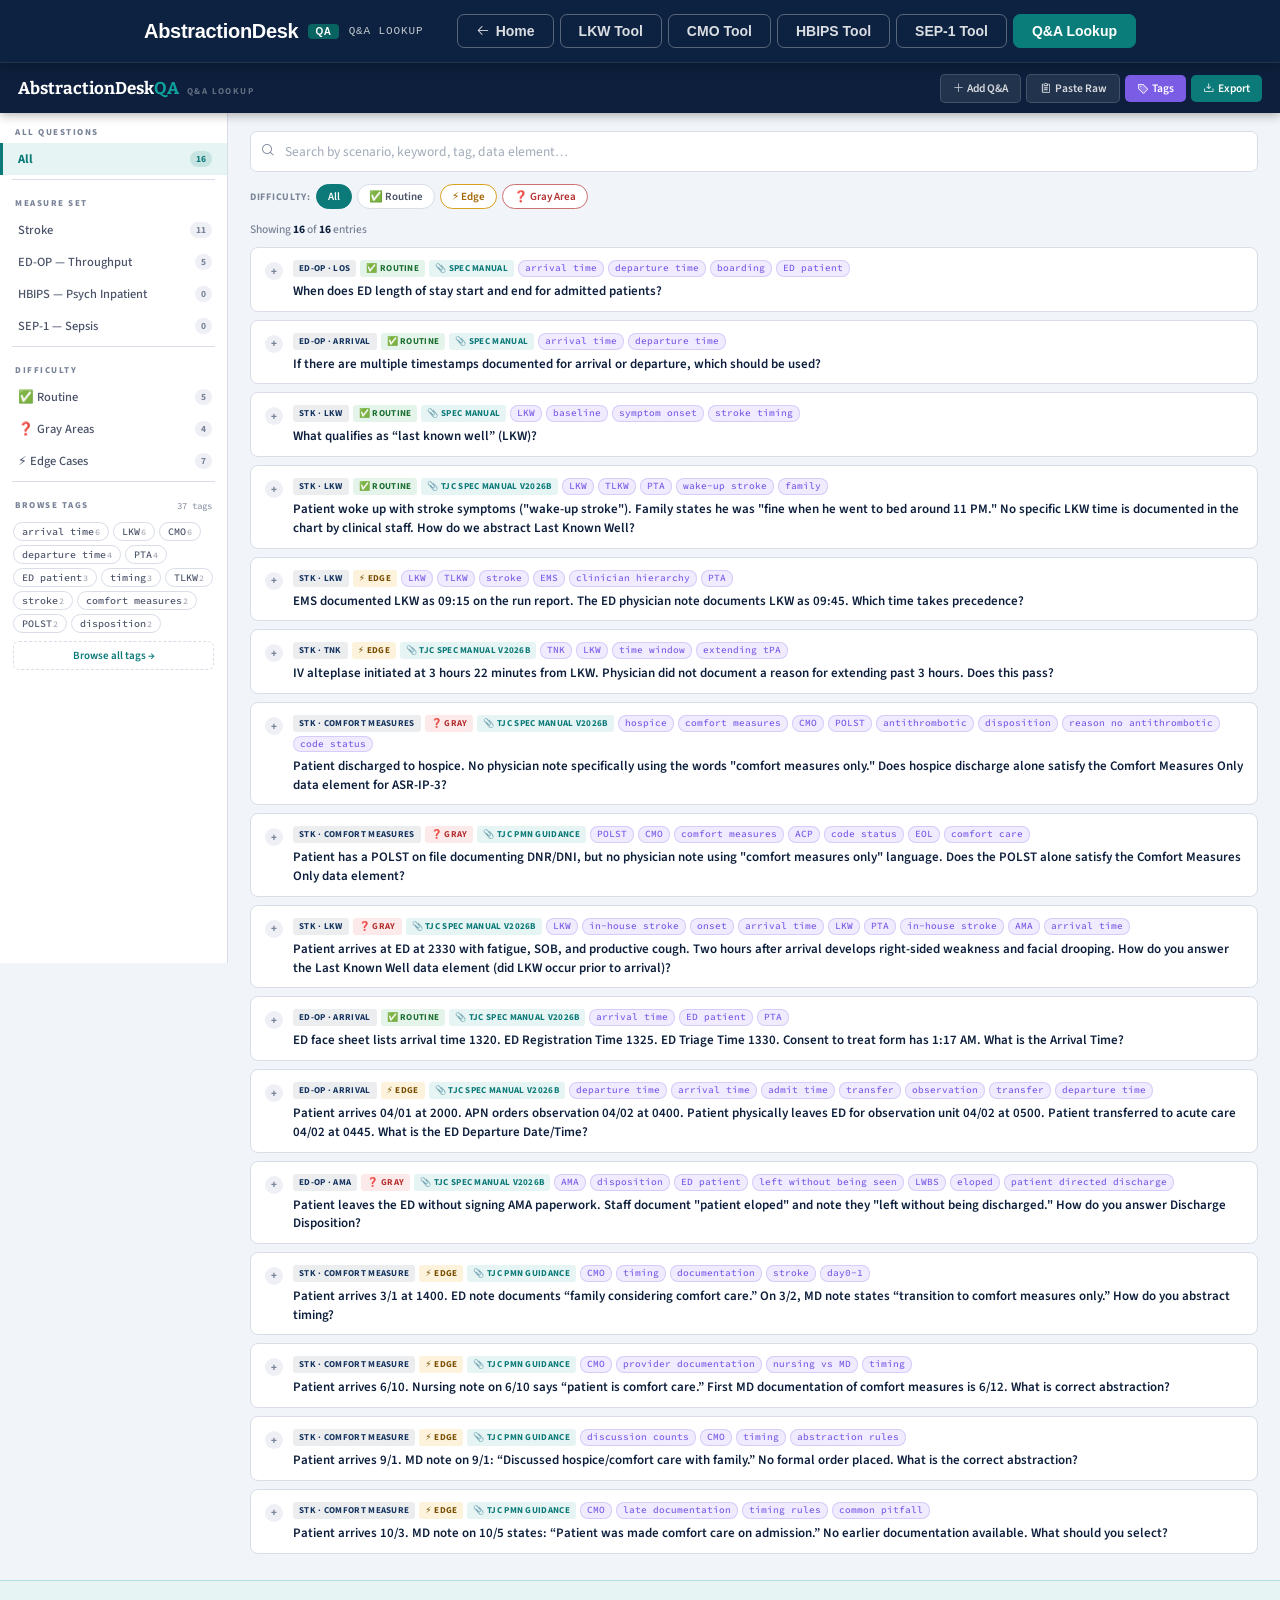
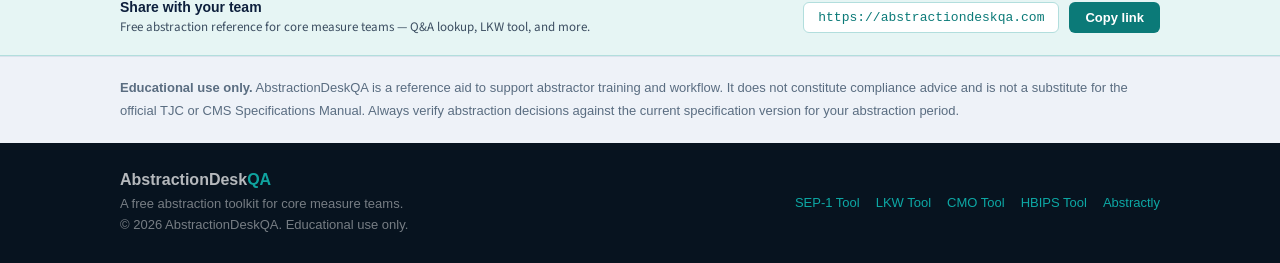
<file: lookup.html>
<!DOCTYPE html>
<html lang="en">
<head>
<meta charset="UTF-8">
<meta name="viewport" content="width=device-width, initial-scale=1.0">
<link rel="canonical" href="https://abstractiondeskqa.com/lookup.html">
<title>Q&amp;A Lookup — AbstractionDeskQA</title>
<meta name="description" content="Searchable Q&amp;A bank for stroke, ED throughput, sepsis (SEP-1), and HBIPS core measure abstraction — real chart scenarios mapped to TJC and CMS spec language, with a shared tag taxonomy. Part of AbstractionDeskQA.">
<meta property="og:type" content="website">
<meta property="og:url" content="https://abstractiondeskqa.com/lookup.html">
<meta property="og:site_name" content="AbstractionDeskQA">
<meta property="og:title" content="Q&A Lookup — AbstractionDeskQA">
<meta property="og:description" content="Searchable Q&amp;A bank for stroke, ED throughput, sepsis (SEP-1), and HBIPS core measure abstraction — real chart scenarios mapped to TJC and CMS spec language, with a shared tag taxonomy. Part of AbstractionDeskQA.">
<link href="https://fonts.googleapis.com/css2?family=Bitter:ital,wght@0,400;0,600;0,700;1,400&family=Source+Sans+3:wght@300;400;500;600;700&family=Source+Code+Pro:wght@400;500&display=swap" rel="stylesheet">
<link rel="stylesheet" href="assets/phosphor/regular.css">
<link rel="stylesheet" href="assets/phosphor/duotone.css">
<!-- Shared design tokens / structural CSS (T-04) -->
<link rel="stylesheet" href="assets/tokens.css">
<link rel="stylesheet" href="assets/site.css">
<!-- Cloudflare Turnstile -->
<script src="https://challenges.cloudflare.com/turnstile/v0/api.js" async defer></script>
<style>
:root{
  --ink:#1a1e2c; --navy:#0d1f3c; --navy2:#163560;
  --teal:#0b7a78; --teal2:#0fa39f; --teal-bg:#e6f5f4;
  --red:#b53030; --red-bg:#fceaea;
  --amber:#a36600; --amber-bg:#fdf3dc;
  --green:#1a6e30; --green-bg:#e5f4ea;
  --purple2:#9c85eb; --purple-bg:#f0ebff;
  --slate:#f1f4f8; --border:#d8dde8; --mid:#7a8499;
  --serif:'Bitter',Georgia,serif;
  --sans:'Source Sans 3',system-ui,sans-serif;
  --mono:'Source Code Pro',monospace;
}
*{box-sizing:border-box;margin:0;padding:0;}
body{font-family:var(--sans);background:var(--slate);color:var(--ink);min-height:100vh;font-size:14px;}

.bar{background:var(--navy);color:white;height:50px;display:flex;align-items:center;justify-content:space-between;padding:0 18px;position:sticky;top:0;z-index:90;box-shadow:0 2px 10px rgba(0,0,0,.3);}
.brand{display:flex;align-items:baseline;gap:8px;}
.brand-name{font-family:var(--serif);font-size:17px;font-weight:700;color:white;}
.brand-name em{color:var(--teal2);font-style:normal;}
.brand-scope{font-size:9px;font-weight:700;text-transform:uppercase;letter-spacing:1.4px;color:rgba(255,255,255,.35);}
.bar-btns{display:flex;gap:5px;align-items:center;}
.btn{font-family:var(--sans);font-size:11.5px;font-weight:600;padding:5px 12px;border-radius:5px;cursor:pointer;border:none;transition:all .13s;}
.btn-ghost{background:rgba(255,255,255,.09);color:rgba(255,255,255,.82);border:1px solid rgba(255,255,255,.16);}
.btn-ghost:hover{background:rgba(255,255,255,.17);}
.btn-teal{background:var(--teal);color:white;}
.btn-teal:hover{background:var(--teal2);}
.btn-purple{background:var(--purple);color:white;}
.btn-purple:hover{background:var(--purple2);}

.layout{display:grid;grid-template-columns:228px 1fr;min-height:calc(100vh - 50px);}

.sidebar{background:white;border-right:1px solid var(--border);position:sticky;top:50px;height:calc(100vh - 50px);overflow-y:auto;display:flex;flex-direction:column;}
.sb-lbl{font-size:9px;font-weight:800;text-transform:uppercase;letter-spacing:1.5px;color:var(--mid);padding:13px 15px 4px;display:block;}
.sb-item{display:flex;align-items:center;justify-content:space-between;padding:7px 15px;cursor:pointer;font-size:12.5px;color:#4a5268;font-weight:500;transition:all .12s;border:none;border-left:3px solid transparent;background:none;width:100%;text-align:left;font-family:inherit;}
.sb-item:hover{background:var(--slate);color:var(--navy);}
.sb-item.on{background:var(--teal-bg);color:var(--teal);border-left-color:var(--teal);font-weight:700;}
.sb-cnt{background:#eef0f5;color:var(--mid);font-size:9.5px;font-weight:700;padding:1px 6px;border-radius:8px;}
.sb-item.on .sb-cnt{background:rgba(11,122,120,.14);color:var(--teal);}
.sb-div{height:1px;background:var(--border);margin:4px 12px;}
.cloud-outer{padding:6px 13px 16px;}
.cloud{display:flex;flex-wrap:wrap;gap:4px;}
.ctag{font-family:var(--mono);font-size:10px;font-weight:500;padding:2px 8px;border-radius:10px;cursor:pointer;border:1.5px solid var(--border);background:white;color:#4a5268;transition:all .12s;white-space:nowrap;}
.ctag:hover{border-color:var(--purple);color:var(--purple);}
.ctag.on{background:var(--purple);border-color:var(--purple);color:white;}
.ctag-n{opacity:.5;font-size:8.5px;margin-left:1px;}

.main{padding:18px 22px;min-width:0;}

.loading-bar{display:flex;align-items:center;gap:10px;background:var(--teal-bg);border:1px solid rgba(11,122,120,.25);border-radius:7px;padding:10px 14px;margin-bottom:12px;font-size:12.5px;color:var(--teal);}
.loading-bar.hidden{display:none;}
.loading-bar.warn{background:var(--amber-bg);border-color:rgba(194,122,0,.25);color:var(--amber);}
.spin{width:14px;height:14px;border:2px solid rgba(11,122,120,.3);border-top-color:var(--teal);border-radius:50%;animation:spin .7s linear infinite;flex-shrink:0;}
@keyframes spin{to{transform:rotate(360deg)}}

.search-wrap{position:relative;margin-bottom:12px;}
.si{position:absolute;left:11px;top:50%;transform:translateY(-50%);color:var(--mid);pointer-events:none;font-size:14px;}
.search{width:100%;padding:10px 14px 10px 34px;border:1.5px solid var(--border);border-radius:7px;font-family:var(--sans);font-size:13.5px;color:var(--ink);background:white;outline:none;transition:border-color .13s;}
.search:focus{border-color:var(--teal);box-shadow:0 0 0 3px rgba(11,122,120,.09);}
.search::placeholder{color:#a0aab8;}

.atbar{display:none;align-items:center;gap:6px;flex-wrap:wrap;background:var(--purple-bg);border:1px solid rgba(123,92,229,.18);border-radius:6px;padding:6px 11px;margin-bottom:11px;}
.atbar.on{display:flex;}
.atbar-lbl{font-size:10px;font-weight:800;color:var(--purple);text-transform:uppercase;letter-spacing:.6px;}
.atpill{font-family:var(--mono);font-size:10.5px;font-weight:600;background:var(--purple);color:white;border-radius:10px;padding:2px 8px 2px 10px;display:flex;align-items:center;gap:4px;}
.atpill button{background:none;border:none;color:white;cursor:pointer;font-size:14px;line-height:1;opacity:.65;padding:0;}
.atpill button:hover{opacity:1;}
.clear-at{font-size:10.5px;color:var(--purple);cursor:pointer;font-weight:700;margin-left:auto;text-decoration:underline;border:none;background:none;font-family:inherit;}

.frow{display:flex;gap:5px;margin-bottom:12px;flex-wrap:wrap;align-items:center;}
.fchip{font-size:11px;font-weight:600;padding:4px 11px;border-radius:14px;cursor:pointer;border:1.5px solid var(--border);background:white;color:#4a5268;transition:all .12s;font-family:inherit;}
.fchip:hover{border-color:var(--teal);color:var(--teal);}
.fchip.on{background:var(--teal);border-color:var(--teal);color:white;}
.fchip.fe{border-color:#d9a020;color:var(--amber);}
.fchip.fe.on{background:var(--amber);border-color:var(--amber);color:white;}
.fchip.fg{border-color:#cc7070;color:var(--red);}
.fchip.fg.on{background:var(--red);border-color:var(--red);color:white;}

.rhdr{display:flex;justify-content:space-between;align-items:center;margin-bottom:9px;}
.rcnt{font-size:11.5px;color:var(--mid);font-weight:500;}
.rcnt strong{color:var(--navy);}

.qa{background:white;border:1px solid var(--border);border-radius:8px;margin-bottom:8px;overflow:hidden;transition:box-shadow .13s;}
.qa:hover{box-shadow:0 3px 12px rgba(0,0,0,.07);}
.qa-hdr{padding:12px 14px 10px;cursor:pointer;display:flex;gap:10px;align-items:flex-start;border:none;background:none;width:100%;text-align:left;font-family:inherit;}
.tog{width:18px;height:18px;border-radius:50%;background:#eef0f5;display:flex;align-items:center;justify-content:center;font-size:11px;font-weight:800;color:var(--mid);flex-shrink:0;margin-top:2px;transition:all .13s;}
.qa.open .tog{background:var(--teal);color:white;transform:rotate(45deg);}
.qa-hdr-c{flex:1;min-width:0;}
.meta{display:flex;gap:4px;flex-wrap:wrap;margin-bottom:5px;}
.badge{font-size:9px;font-weight:700;padding:2px 6px;border-radius:3px;text-transform:uppercase;letter-spacing:.3px;white-space:nowrap;}
.bm{background:rgba(13,31,60,.08);color:var(--navy2);}
.be{background:var(--amber-bg);color:#7a4e00;}
.bg{background:var(--red-bg);color:var(--red);}
.br{background:var(--green-bg);color:var(--green);}
.bs{background:var(--teal-bg);color:var(--teal);max-width:170px;overflow:hidden;text-overflow:ellipsis;}
.ktag{font-family:var(--mono);font-size:9.5px;font-weight:500;background:var(--purple-bg);color:var(--purple);border:1px solid rgba(123,92,229,.22);padding:1px 6px;border-radius:8px;cursor:pointer;transition:all .1s;white-space:nowrap;}
.ktag:hover{background:var(--purple);color:white;}
.ktag-static{cursor:default;}
.ktag-static:hover{background:var(--purple-bg);color:var(--purple);}
.q-text{font-size:13px;font-weight:600;color:var(--navy);line-height:1.44;}
.qa-body{display:none;border-top:1px solid #edf0f5;padding:12px 14px 12px 42px;}
.qa.open .qa-body{display:block;}
.ans{font-size:12.5px;line-height:1.67;color:#2b3347;margin-bottom:9px;}
.qa-foot{display:flex;justify-content:space-between;align-items:flex-start;gap:8px;padding-top:8px;border-top:1px solid #edf0f5;flex-wrap:wrap;}
.qa-src{font-size:10px;color:var(--mid);font-style:italic;display:flex;align-items:center;gap:4px;}
.sdot{width:5px;height:5px;border-radius:50%;background:var(--teal);flex-shrink:0;}
.qa-tags{display:flex;gap:3px;flex-wrap:wrap;}

.add-panel{display:none;background:white;border:1.5px solid var(--teal);border-radius:8px;padding:16px 18px;margin-bottom:14px;box-shadow:0 3px 16px rgba(11,122,120,.1);}
.add-panel.open{display:block;}
.add-panel h3{font-family:var(--serif);font-size:16px;color:var(--navy);margin-bottom:4px;}
.add-notice{font-size:11.5px;color:var(--amber);background:var(--amber-bg);border:1px solid rgba(194,122,0,.2);border-radius:5px;padding:6px 10px;margin-bottom:12px;line-height:1.5;}
.fg2{display:grid;grid-template-columns:1fr 1fr;gap:10px;margin-bottom:10px;}
.fg2 .full{grid-column:1/-1;}
.flbl{font-size:9.5px;font-weight:700;color:var(--mid);text-transform:uppercase;letter-spacing:.5px;display:block;margin-bottom:3px;}
.fi,.fsel,.fta{font-family:var(--sans);font-size:12.5px;padding:7px 10px;border:1.5px solid var(--border);border-radius:5px;color:var(--ink);background:var(--slate);outline:none;transition:border-color .13s;width:100%;resize:vertical;}
.fi:focus,.fsel:focus,.fta:focus{border-color:var(--teal);background:white;}
.fta{min-height:76px;}
.factions{display:flex;gap:7px;justify-content:flex-end;margin-top:3px;}

.tw{border:1.5px solid var(--border);border-radius:5px;padding:5px 7px;background:var(--slate);min-height:36px;cursor:text;display:flex;flex-wrap:wrap;gap:4px;align-items:center;transition:border-color .13s;}
.tw:focus-within{border-color:var(--teal);background:white;}
.tchip{font-family:var(--mono);font-size:10.5px;font-weight:600;background:var(--purple-bg);color:var(--purple);border:1px solid rgba(123,92,229,.25);border-radius:9px;padding:2px 6px 2px 8px;display:flex;align-items:center;gap:3px;}
.tchip button{background:none;border:none;cursor:pointer;color:var(--purple);font-size:13px;line-height:1;padding:0;opacity:.55;}
.tchip button:hover{opacity:1;}
.ttxt{border:none;outline:none;font-family:var(--mono);font-size:11.5px;background:transparent;color:var(--ink);flex:1;min-width:90px;}

.sug-panel{margin-top:6px;padding:8px 10px;background:#fafbfd;border:1px solid var(--border);border-radius:6px;display:none;}
.sug-panel.on{display:block;}
.sug-row{display:flex;flex-wrap:wrap;gap:4px;margin-top:4px;}
.sug-lbl{font-size:9.5px;font-weight:800;color:var(--mid);text-transform:uppercase;letter-spacing:.5px;}
.sug-chip{font-family:var(--mono);font-size:10px;font-weight:600;padding:3px 9px;border-radius:9px;cursor:pointer;border:1.5px dashed rgba(123,92,229,.35);color:var(--purple);background:white;transition:all .12s;}
.sug-chip:hover{background:var(--purple);color:white;border-style:solid;}
.sug-chip.match{border-style:solid;border-color:rgba(123,92,229,.5);}
.sug-hint{font-size:9px;color:var(--mid);margin-left:4px;font-style:italic;}

.moverlay{display:none;position:fixed;inset:0;background:rgba(0,0,0,.48);z-index:200;align-items:center;justify-content:center;}
.moverlay.open{display:flex;}
.modal{background:white;border-radius:10px;padding:22px;max-width:780px;width:94%;box-shadow:0 20px 60px rgba(0,0,0,.28);max-height:90vh;overflow-y:auto;}
.modal-sm{max-width:520px;}
.cf-turnstile-mb{margin-bottom:10px;}
.cf-turnstile-mt{margin-top:10px;}
.sb-header-row{display:flex;align-items:center;justify-content:space-between;padding:13px 15px 4px;}
.modal-header-row{display:flex;align-items:center;justify-content:space-between;margin-bottom:5px;}
.pill-row{display:flex;gap:5px;flex-wrap:wrap;}
.tag-form-grid{display:grid;grid-template-columns:1fr auto;gap:10px;align-items:end;}
.paste-meta-grid{display:grid;grid-template-columns:1fr 1fr 1fr;gap:8px;margin-bottom:12px;}
.col-tag-browser{width:120px;}
.col-cat-browser{width:110px;}
.col-tag-mgr{width:100px;}
.col-cat-mgr{width:90px;}
.col-source-mgr{width:60px;}
.col-actions-mgr{width:75px;}
.nav-home-link{text-decoration:none;color:inherit;display:flex;align-items:baseline;gap:6px;}
.sb-lbl-reset{padding:0;margin:0;}
.sb-tag-total{font-size:9px;color:var(--mid);font-family:var(--mono);}
.difficulty-label{font-size:10px;font-weight:700;color:var(--mid);text-transform:uppercase;letter-spacing:.7px;}
.modal-close{background:none;border:none;color:var(--mid);font-size:22px;cursor:pointer;line-height:1;padding:0 4px;}
.mono-input{font-family:var(--mono);}
.mono-input-bold{font-family:var(--mono);font-weight:600;}
.paste-textarea{width:100%;font-family:var(--mono);font-size:11px;padding:9px;border:1.5px solid var(--border);border-radius:5px;min-height:120px;resize:vertical;margin-bottom:10px;outline:none;color:var(--ink);}
.review-hint{font-size:10.5px;color:var(--mid);font-style:italic;}
.modal h3{font-family:var(--serif);font-size:17px;color:var(--navy);margin-bottom:5px;}
.modal-sub{font-size:12px;color:var(--mid);margin-bottom:15px;line-height:1.55;}

/* TAG MANAGER */
.tm-notice{font-size:11.5px;color:var(--amber);background:var(--amber-bg);border:1px solid rgba(194,122,0,.2);border-radius:5px;padding:8px 11px;margin-bottom:14px;line-height:1.55;}
.tm-section{font-size:10px;font-weight:800;text-transform:uppercase;letter-spacing:.8px;color:var(--mid);margin:16px 0 8px;padding-bottom:4px;border-bottom:1px solid var(--border);}
.tm-add{background:var(--teal-bg);border:1px solid rgba(11,122,120,.2);border-radius:7px;padding:14px;margin-bottom:6px;}
.tm-add-grid{display:grid;grid-template-columns:repeat(4,1fr);gap:8px;margin-bottom:10px;}

/* category filter bar inside TM */
.cat-filter-bar{display:flex;gap:5px;flex-wrap:wrap;margin-bottom:12px;}
.cat-chip{font-size:10.5px;font-weight:600;padding:3px 10px;border-radius:12px;cursor:pointer;border:1.5px solid var(--border);background:white;color:#4a5268;transition:all .12s;white-space:nowrap;font-family:inherit;}
.cat-chip:hover{border-color:var(--teal);color:var(--teal);}
.cat-chip.on{background:var(--teal);border-color:var(--teal);color:white;}

.tm-table{width:100%;border-collapse:collapse;font-size:12px;margin-bottom:14px;}
.tm-table th{background:var(--navy);color:white;padding:7px 10px;text-align:left;font-size:10px;font-weight:700;text-transform:uppercase;letter-spacing:.4px;}
.tm-table td{padding:7px 10px;border-bottom:1px solid var(--border);vertical-align:top;}
.tm-table tr:nth-child(even) td{background:var(--slate);}
.tn{font-family:var(--mono);font-size:11px;font-weight:600;color:var(--purple);background:var(--purple-bg);padding:2px 8px;border-radius:8px;display:inline-block;}
.ta-list{font-size:11px;color:var(--mid);line-height:1.6;}
.tr-list{display:flex;flex-wrap:wrap;gap:3px;}
.tr-item{font-family:var(--mono);font-size:9.5px;background:#eef0f5;color:#4a5268;padding:1px 6px;border-radius:5px;}
.tb-btn{font-family:var(--sans);font-size:10px;font-weight:600;padding:3px 8px;border-radius:4px;cursor:pointer;border:none;transition:all .12s;}
.tb-edit{background:var(--teal-bg);color:var(--teal);}
.tb-del{background:var(--red-bg);color:var(--red);}
.tb-edit:hover{background:var(--teal);color:white;}
.tb-del:hover{background:var(--red);color:white;}
.tag-src-pill{font-size:9px;font-weight:700;padding:1px 6px;border-radius:3px;text-transform:uppercase;margin-left:4px;}
.tag-src-local{background:#eef0f5;color:var(--mid);}
.tag-src-sheet{background:var(--teal-bg);color:var(--teal);}
.cat-badge{font-size:9px;font-weight:700;padding:2px 6px;border-radius:3px;background:var(--purple-bg);color:var(--purple);white-space:nowrap;}

.tag-review{background:var(--purple-bg);border:1px solid rgba(123,92,229,.18);border-radius:6px;padding:10px 13px;margin-bottom:12px;display:none;}
.tag-review h4{font-size:10px;font-weight:800;color:var(--purple);text-transform:uppercase;letter-spacing:.6px;margin-bottom:7px;}
.tagbrowser-cta{margin-top:8px;width:100%;background:none;border:1px dashed var(--border);border-radius:6px;color:var(--teal);font-family:var(--sans);font-size:11px;font-weight:600;padding:6px;cursor:pointer;transition:all .12s;}
.tagbrowser-cta:hover{background:var(--teal-bg);}
.ic-3{vertical-align:middle;margin-right:3px;}
.ic-4{vertical-align:middle;margin-right:4px;}
.ic-5{vertical-align:middle;margin-right:5px;}
.ic-6t{vertical-align:middle;margin-right:6px;color:var(--teal);}
.footer-brand-accent{color:#0da8a5;}
.btn-sm{font-size:11px;padding:5px 11px;}
.btn-sm-wide{font-size:11px;padding:8px 16px;white-space:nowrap;}
.rrow{display:flex;flex-wrap:wrap;gap:4px;margin-bottom:6px;}
.rchip{font-family:var(--mono);font-size:10.5px;font-weight:700;padding:3px 9px;border-radius:10px;cursor:pointer;transition:all .12s;border:1.5px solid;display:flex;align-items:center;gap:4px;}
.rchip.acc{border-color:var(--purple);background:var(--purple);color:white;}
.rchip.rej{border-color:var(--border);background:#eef0f5;color:var(--mid);text-decoration:line-through;}
.mactions{display:flex;gap:7px;justify-content:flex-end;margin-top:14px;}

.empty{text-align:center;padding:48px 20px;color:var(--mid);}
.empty h3{font-family:var(--serif);font-size:19px;color:#5a6478;margin-bottom:6px;}

.toast{position:fixed;bottom:18px;right:18px;background:var(--navy);color:white;padding:9px 16px;border-radius:6px;font-size:12.5px;font-weight:600;box-shadow:0 4px 16px rgba(0,0,0,.25);transform:translateY(60px);opacity:0;transition:all .28s;z-index:999;}
.toast.on{transform:translateY(0);opacity:1;}

/* TAG BROWSER MODAL */
.tb-search{width:100%;padding:8px 12px;border:1.5px solid var(--border);border-radius:6px;font-family:var(--sans);font-size:13px;color:var(--ink);background:var(--slate);outline:none;transition:border-color .13s;margin-bottom:12px;}
.tb-search:focus{border-color:var(--teal);background:white;}
.tb-tag-name{font-family:var(--mono);font-size:12px;font-weight:700;color:var(--purple);background:var(--purple-bg);border:1px solid rgba(123,92,229,.22);padding:3px 10px;border-radius:8px;cursor:pointer;display:inline-block;transition:all .12s;}
.tb-tag-name:hover{background:var(--purple);color:white;}
.tb-empty{text-align:center;padding:32px 16px;color:var(--mid);font-size:13px;}

@media print{.bar,.sidebar,.frow,.search-wrap,.add-panel,.atbar,.bar-btns{display:none!important;}.layout{grid-template-columns:1fr;}.main{padding:0;}.qa-body{display:block!important;}.tog{display:none;}}
@media (prefers-reduced-motion: reduce) {
  *, *::before, *::after {
    animation-duration: 0.01ms !important;
    animation-iteration-count: 1 !important;
    transition-duration: 0.01ms !important;
    scroll-behavior: auto !important;
  }
}
</style>
<script async src="https://www.googletagmanager.com/gtag/js?id=G-QJPP46JWX3"></script>
<script>window.dataLayer=window.dataLayer||[];function gtag(){dataLayer.push(arguments);}gtag('js',new Date());gtag('config','G-QJPP46JWX3');</script>
</head>
<body>

<a class="skip-link" href="#main">Skip to content</a>
<h1 class="sr-only">Q&amp;A Lookup — AbstractionDeskQA</h1>

<!-- NAV -->
<nav class="site-nav" aria-label="Site navigation">
  <div class="site-nav-inner">
    <a href="/" class="site-nav-brand" aria-label="AbstractionDeskQA home">
      AbstractionDesk<span class="site-qa-badge">QA</span>
      <span class="site-nav-brand-sub">Q&amp;A Lookup</span>
    </a>
    <div class="site-nav-links">
      <a href="index.html" class="site-nav-cta-ghost">
        <i class="ph ph-arrow-left" aria-hidden="true"></i> Home
      </a>
      <a href="lkw-tool.html" class="site-nav-cta-ghost">LKW Tool</a>
      <a href="cmo-tool.html" class="site-nav-cta-ghost">CMO Tool</a>
      <a href="hbips-tool.html" class="site-nav-cta-ghost">HBIPS Tool</a>
      <a href="sep1-tool.html" class="site-nav-cta-ghost">SEP-1 Tool</a>
      <a href="lookup.html" class="site-nav-cta-ghost active-page" aria-current="page">Q&amp;A Lookup</a>
    </div>
  </div>
</nav>

<div class="bar">
  <div class="brand">
    <a href="/" class="nav-home-link" aria-label="Back to AbstractionDeskQA home">
      <span class="brand-name">AbstractionDesk<em>QA</em></span>
    </a>
    <span class="brand-scope">Q&amp;A Lookup</span>
  </div>
  <div class="bar-btns">
    <!-- Q&A actions -->
    <button type="button" class="btn btn-ghost" data-act="toggle-add"><i class="ph ph-plus ic-3"></i>Add Q&amp;A</button>
    <button type="button" class="btn btn-ghost" data-act="open-paste"><i class="ph-duotone ph-clipboard-text ic-3"></i>Paste Raw</button>
    <button type="button" class="btn btn-purple" data-act="open-tm"><i class="ph-duotone ph-tag ic-3"></i>Tags</button>
    <button type="button" class="btn btn-teal" data-act="export-pdf"><i class="ph ph-download-simple ic-3"></i>Export</button>
  </div>
</div>

<div class="layout">
  <div class="sidebar">
    <span class="sb-lbl">All Questions</span>
    <button type="button" class="sb-item on" data-m="all" data-act="filter-m">All <span class="sb-cnt" id="cnt-all">0</span></button>
    <div class="sb-div"></div>
    <span class="sb-lbl">Measure Set</span>
    <button type="button" class="sb-item" data-m="STROKE" data-act="filter-m">Stroke <span class="sb-cnt" id="cnt-STROKE">0</span></button>
    <button type="button" class="sb-item" data-m="ED-OP" data-act="filter-m">ED-OP — Throughput <span class="sb-cnt" id="cnt-ED-OP">0</span></button>
    <button type="button" class="sb-item" data-m="HBIPS" data-act="filter-m">HBIPS — Psych Inpatient <span class="sb-cnt" id="cnt-HBIPS">0</span></button>
    <button type="button" class="sb-item" data-m="SEP-1" data-act="filter-m">SEP-1 — Sepsis <span class="sb-cnt" id="cnt-SEP-1">0</span></button>
    <div class="sb-div"></div>
    <span class="sb-lbl">Difficulty</span>
    <button type="button" class="sb-item" data-m="__routine" data-act="filter-m">✅ Routine <span class="sb-cnt" id="cnt-routine">0</span></button>
    <button type="button" class="sb-item" data-m="__gray" data-act="filter-m">❓ Gray Areas <span class="sb-cnt" id="cnt-gray">0</span></button>
    <button type="button" class="sb-item" data-m="__edge" data-act="filter-m">⚡ Edge Cases <span class="sb-cnt" id="cnt-edge">0</span></button>
    <div class="sb-div"></div>
    <div class="sb-header-row">
      <span class="sb-lbl sb-lbl-reset">Browse Tags</span>
      <span id="sb-tag-total" class="sb-tag-total"></span>
    </div>
    <div class="cloud-outer">
      <div class="cloud" id="tagCloud"></div>
      <button type="button" class="tagbrowser-cta" data-act="open-tag-browser">Browse all tags →</button>
    </div>
  </div>

  <main id="main" class="main">
    <h2 class="sr-only">Search &amp; Browse Q&amp;A Entries</h2>
    <div class="loading-bar" id="loadingBar">
      <div class="spin"></div>
      <span id="loadingMsg">Loading Q&amp;A data…</span>
    </div>

    <div class="add-panel" id="addPanel">
      <h3>Add New Q&amp;A Entry</h3>
      <div class="add-notice"><i class="ph-duotone ph-clock ic-5"></i><strong>Submissions go to Google Sheets for curator review.</strong> Your entry will appear on the site once approved.</div>
      <div class="fg2">
        <div class="full"><label class="flbl" for="fq">Question / Scenario</label><textarea class="fta" id="fq" placeholder="Describe the abstraction scenario…"></textarea></div>
        <div class="full"><label class="flbl" for="fa">Answer / Guidance</label><textarea class="fta" id="fa" placeholder="The authoritative answer or interpretation…"></textarea></div>
        <div><label class="flbl" for="fm">Measure Set</label>
          <select class="fsel" id="fm"><option value="STK">STK — Stroke</option><option value="ASR-IP">ASR-IP</option><option value="ED-OP">ED-OP</option></select></div>
        <div><label class="flbl" for="fspec">Specific Measure</label><input class="fi" id="fspec" type="text" placeholder="e.g. ASR-IP-1, ED-OP-18b"/></div>
        <div><label class="flbl" for="ftype">Difficulty</label>
          <select class="fsel" id="ftype"><option value="routine">✅ Routine</option><option value="edge">⚡ Edge Case</option><option value="gray">❓ Gray Area</option></select></div>
        <div><label class="flbl" for="fsrc">Source</label><input class="fi" id="fsrc" type="text" placeholder="TJC PMN, spec manual, training…"/></div>
        <div class="full">
          <label class="flbl" for="ttxt">Keyword Tags — type &amp; press Enter, or click suggestions</label>
          <div class="tw" id="tw" data-act="focus-tag-input">
            <input class="ttxt" id="ttxt" type="text" placeholder="LKW, TNK, comfort measures…" onkeydown="handleTagKey(event)" oninput="onTagType(this.value)"/>
          </div>
          <div class="sug-panel" id="sugPanel"><div class="sug-lbl" id="sugLbl">Suggestions</div><div class="sug-row" id="sugRow"></div></div>
        </div>
      </div>
      <div class="cf-turnstile cf-turnstile-mb" id="turnstileAdd" data-sitekey="0x4AAAAAADf-2v3MWsS9bACq" data-theme="light"></div>
      <div class="factions">
        <button type="button" class="btn btn-ghost btn-sm" data-act="toggle-add">Cancel</button>
        <button type="button" class="btn btn-teal btn-sm" id="submitBtn" data-act="submit-entry">Submit for Review</button>
      </div>
    </div>

    <div class="atbar" id="atbar">
      <span class="atbar-lbl"><i class="ph-duotone ph-tag ic-4"></i>Tag filter:</span>
      <div id="atpills" class="pill-row"></div>
      <button type="button" class="clear-at" data-act="clear-tag-filters">Clear all</button>
    </div>

    <div class="search-wrap">
      <span class="si"><i class="ph ph-magnifying-glass"></i></span>
      <label class="sr-only" for="srch">Search Q&amp;A entries</label>
      <input class="search" id="srch" type="text" placeholder="Search by scenario, keyword, tag, data element…" oninput="render()"/>
    </div>

    <div class="frow">
      <span class="difficulty-label">Difficulty:</span>
      <button type="button" class="fchip on" data-t="all" data-act="filter-t">All</button>
      <button type="button" class="fchip" data-t="routine" data-act="filter-t">✅ Routine</button>
      <button type="button" class="fchip fe" data-t="edge" data-act="filter-t">⚡ Edge</button>
      <button type="button" class="fchip fg" data-t="gray" data-act="filter-t">❓ Gray Area</button>
    </div>

    <div class="rhdr"><div class="rcnt" id="rcnt"></div></div>
    <div id="cards"></div>
  </main>
</div>

<!-- TAG BROWSER MODAL -->
<div class="moverlay" id="tagBrowserModal" data-act="modal-dismiss" data-modal="tag-browser">
  <div class="modal">
    <div class="modal-header-row">
      <h3><i class="ph-duotone ph-tag-chevron ic-6t"></i>Tag Browser</h3>
      <button type="button" class="modal-close" data-act="close-tag-browser">×</button>
    </div>
    <p class="modal-sub">Click any tag name to apply it as a filter on the Q&amp;A list. Browse by category or search by name or alias.</p>

    <label class="sr-only" for="tbSearch">Search tags by name or alias</label>
    <input class="tb-search" id="tbSearch" type="text" placeholder="Search tags by name or alias…" oninput="renderTagBrowser()"/>

    <div class="cat-filter-bar" id="tbCatBar">
      <button type="button" class="cat-chip on" data-tbc="all" data-act="filter-tbcat">All</button>
      <button type="button" class="cat-chip" data-tbc="Stroke Timing" data-act="filter-tbcat">Stroke Timing</button>
      <button type="button" class="cat-chip" data-tbc="Treatment" data-act="filter-tbcat">Treatment</button>
      <button type="button" class="cat-chip" data-tbc="Goals of Care" data-act="filter-tbcat">Goals of Care</button>
      <button type="button" class="cat-chip" data-tbc="ED Throughput" data-act="filter-tbcat">ED Throughput</button>
      <button type="button" class="cat-chip" data-tbc="Imaging" data-act="filter-tbcat">Imaging</button>
      <button type="button" class="cat-chip" data-tbc="Disposition" data-act="filter-tbcat">Disposition</button>
      <button type="button" class="cat-chip" data-tbc="Uncategorized" data-act="filter-tbcat">Uncategorized</button>
    </div>

    <table class="tm-table" id="tbTable">
      <thead>
        <tr>
          <th class="col-tag-browser">Tag</th>
          <th class="col-cat-browser">Category</th>
          <th>Aliases</th>
          <th>Related Tags</th>
        </tr>
      </thead>
      <tbody id="tbBody"></tbody>
    </table>
    <div class="mactions">
      <button type="button" class="btn btn-teal" data-act="close-tag-browser">Close</button>
    </div>
  </div>
</div>

<!-- TAG MANAGER MODAL -->
<div class="moverlay" id="tmModal" data-act="modal-dismiss" data-modal="tm">
  <div class="modal">
    <h3><i class="ph-duotone ph-tag ic-6t"></i>Tag Manager</h3>
    <p class="modal-sub">
      Each tag has <strong>aliases</strong> — chart words and phrases that trigger auto-detection — and <strong>related tags</strong> shown as suggestions when that tag is used.<br><br>
      Tags marked <span class="tag-src-pill tag-src-sheet">SHEET</span> are curator-approved and active for all users. Tags marked <span class="tag-src-pill tag-src-local">LOCAL</span> live in your browser until submitted for review. Suggest a new tag below and it saves locally right away while awaiting approval.
    </p>

    <div class="tm-notice">
      <i class="ph-duotone ph-plus-circle ic-5"></i><strong>Suggest a new tag below</strong> — it goes to Google Sheets for curator review before appearing site-wide. It saves locally in your browser so you can use it right away.
    </div>

    <div class="tm-section">Suggest a New Tag</div>
    <div class="tm-add">
      <div class="tm-add-grid">
        <div><label class="flbl" for="nt-id">Tag ID</label><input class="fi mono-input" id="nt-id" type="text" placeholder="e.g. stroke_lkw"/></div>
        <div><label class="flbl" for="nt-n">Tag Name</label><input class="fi mono-input-bold" id="nt-n" type="text" placeholder="e.g. LKW"/></div>
        <div><label class="flbl" for="nt-a">Aliases</label><input class="fi" id="nt-a" type="text" placeholder="last known well, lkn, last seen normal"/></div>
        <div><label class="flbl" for="nt-r">Related Tags</label><input class="fi" id="nt-r" type="text" placeholder="TLKW, DLKW, onset"/></div>
      </div>
      <div class="tag-form-grid">
        <div><label class="flbl" for="nt-cat">Category</label>
          <select class="fsel" id="nt-cat">
            <option value="Stroke Timing">Stroke Timing</option>
            <option value="Treatment">Treatment</option>
            <option value="Goals of Care">Goals of Care</option>
            <option value="ED Throughput">ED Throughput</option>
            <option value="Imaging">Imaging</option>
            <option value="Disposition">Disposition</option>
            <option value="Uncategorized">Uncategorized</option>
          </select>
        </div>
        <button type="button" class="btn btn-teal btn-sm-wide" id="addTagBtn" data-act="add-tag-def">Submit Tag for Review</button>
      </div>
      <div class="cf-turnstile cf-turnstile-mt" id="turnstileTag" data-sitekey="0x4AAAAAADf-2v3MWsS9bACq" data-theme="light"></div>
    </div>

    <div class="tm-section">Active Tags</div>

    <!-- Category filter bar -->
    <div class="cat-filter-bar" id="catFilterBar">
      <button type="button" class="cat-chip on" data-cat="all" data-act="filter-cat">All</button>
      <button type="button" class="cat-chip" data-cat="Stroke Timing" data-act="filter-cat">Stroke Timing</button>
      <button type="button" class="cat-chip" data-cat="Treatment" data-act="filter-cat">Treatment</button>
      <button type="button" class="cat-chip" data-cat="Goals of Care" data-act="filter-cat">Goals of Care</button>
      <button type="button" class="cat-chip" data-cat="ED Throughput" data-act="filter-cat">ED Throughput</button>
      <button type="button" class="cat-chip" data-cat="Imaging" data-act="filter-cat">Imaging</button>
      <button type="button" class="cat-chip" data-cat="Disposition" data-act="filter-cat">Disposition</button>
      <button type="button" class="cat-chip" data-cat="Uncategorized" data-act="filter-cat">Uncategorized</button>
    </div>

    <table class="tm-table">
      <thead><tr><th class="col-tag-mgr">Tag</th><th class="col-cat-mgr">Category</th><th>Aliases</th><th>Related Tags</th><th class="col-source-mgr">Source</th><th class="col-actions-mgr">Actions</th></tr></thead>
      <tbody id="tmBody"></tbody>
    </table>
    <div class="mactions"><button type="button" class="btn btn-teal" data-act="close-tm">Done</button></div>
  </div>
</div>

<!-- PASTE MODAL -->
<div class="moverlay" id="pasteModal" data-act="modal-dismiss" data-modal="paste">
  <div class="modal modal-sm">
    <h3><i class="ph-duotone ph-clipboard-text ic-6t"></i>Paste Raw Q&amp;A</h3>
    <p class="modal-sub">Paste text from TJC PMN, CMS clarifications, or training notes. Preview tags before submitting for curator review.</p>
    <textarea id="pasteRaw" class="paste-textarea" placeholder="Q: If a patient woke up with stroke symptoms…&#10;&#10;A: Per TJC guidance…"></textarea>
    <div class="paste-meta-grid">
      <div><label class="flbl" for="pm">Measure</label><select class="fsel" id="pm"><option value="STK">STK</option><option value="ASR-IP">ASR-IP</option><option value="ED-OP">ED-OP</option></select></div>
      <div><label class="flbl" for="pspec">Specific Measure</label><input class="fi" id="pspec" type="text" placeholder="e.g. ASR-IP-1"/></div>
      <div><label class="flbl" for="psrc">Source</label><input class="fi" id="psrc" type="text" placeholder="TJC PMN, training…"/></div>
    </div>
    <div class="tag-review" id="tagReview">
      <h4><i class="ph-duotone ph-tag ic-4"></i>Auto-detected tags — click to accept or reject:</h4>
      <div class="rrow" id="rrow"></div>
      <div class="review-hint">Purple = accepted · Gray = rejected · Click to toggle</div>
    </div>
    <div class="cf-turnstile cf-turnstile-mb" id="turnstilePaste" data-sitekey="0x4AAAAAADf-2v3MWsS9bACq" data-theme="light"></div>
    <div class="mactions">
      <button type="button" class="btn btn-ghost btn-sm" data-act="close-paste">Cancel</button>
      <button type="button" class="btn btn-purple btn-sm" data-act="preview-tags"><i class="ph-duotone ph-tag ic-4"></i>Preview Tags</button>
      <button type="button" class="btn btn-teal btn-sm" id="pasteSubmitBtn" data-act="save-paste">Submit for Review</button>
    </div>
  </div>
</div>

<div class="toast" id="toast"></div>

<script src="assets/site.js"></script>
<script>
// ══════════════════════════════════════════════════
//  CONFIG
// ══════════════════════════════════════════════════
const SCRIPT_URL = 'https://script.google.com/macros/s/AKfycbzTuYLUTw9dCPPjCzts68c_xGO1NCkaG3Sy2XpNRr8wQtcLLkeZeHWh5zE21M0Q1hurIg/exec';
const DATA_URL   = './data/qa.json';
const CACHE_KEY  = 'qc-sheets-cache-v1';
const TAGS_KEY   = 'qc-local-tags-v2';
const CACHE_TTL  = 12 * 60 * 60 * 1000;

const CATEGORIES = ['Stroke Timing','Treatment','Goals of Care','ED Throughput','Imaging','Disposition','Uncategorized'];

// ══════════════════════════════════════════════════
//  DEFAULT TAG TAXONOMY
// ══════════════════════════════════════════════════
const DEFAULT_TAGS = [
  {tag_id:'stroke_lkw',    name:'LKW',           category:'Stroke Timing', aliases:['last known well','lkw','last known normal','last seen normal','last seen well','lkn','lnk','known well','last neuro normal','neurological baseline','seen normal','known to be well','well at'],related:['TLKW','DLKW','onset','PTA','in-house stroke','found down']},
  {tag_id:'stroke_tlkw',   name:'TLKW',          category:'Stroke Timing', aliases:['time last known well','tlkw','time lkw','time of lkw','lkw time','what time lkw','time last seen normal','time last seen well'],related:['LKW','DLKW','onset','arrival time']},
  {tag_id:'stroke_dlkw',   name:'DLKW',          category:'Stroke Timing', aliases:['date last known well','dlkw','date lkw','date of lkw','lkw date'],related:['LKW','TLKW']},
  {tag_id:'stroke_onset',  name:'onset',         category:'Stroke Timing', aliases:['onset','symptom onset','symptoms began','symptoms started','signs began','first symptoms','first noted','first sign','began having','started having','noticed','deficits began','deficits started','neurological symptoms'],related:['LKW','TLKW','PTA','in-house stroke']},
  {tag_id:'stroke_pta',    name:'PTA',           category:'Stroke Timing', aliases:['pta','prior to arrival','pre-hospital','prehospital','before arrival','ems','ambulance','brought in by ems','911','transported by ems','ems report','paramedic','run report','field'],related:['LKW','onset','arrival time','transfer','in-house stroke']},
  {tag_id:'stroke_inhouse',name:'in-house stroke',category:'Stroke Timing',aliases:['in-house stroke','in house stroke','in-hospital stroke','hospital acquired stroke','developed after arrival','symptoms after arrival','stroke after arrival','developed in hospital','while admitted','inpatient stroke','occurred in-house'],related:['LKW','onset','arrival time']},
  {tag_id:'stroke_found',  name:'found down',    category:'Stroke Timing', aliases:['found down','found unresponsive','found on floor','unwitnessed','unknown onset','unknown lkw','last seen','last seen at','unable to determine lkw','unknown last known well'],related:['LKW','TLKW','onset','wake-up stroke']},
  {tag_id:'stroke_wakeup', name:'wake-up stroke',category:'Stroke Timing', aliases:['wake up stroke','wake-up stroke','woke up','woke with','awakened with','awoke with','sleep onset','woke to find','found upon awakening','morning symptoms','overnight stroke'],related:['LKW','found down','TLKW','onset']},
  {tag_id:'tx_tnk',        name:'TNK',           category:'Treatment',     aliases:['tnk','tenecteplase','tpa','t-pa','tissue plasminogen activator','alteplase','activase','thrombolytic','clot buster','iv tpa','iv alteplase','lytic','lytics','rtpa','r-tpa'],related:['time window','reason not given','extending tPA','LKW','TLKW']},
  {tag_id:'tx_window',     name:'time window',   category:'Treatment',     aliases:['time window','within window','3.5 hours','210 minutes','3 hours','outside window','beyond window','door to needle','dtn','needle time','time to tpa','tpa window','within 3','within 210'],related:['TNK','LKW','TLKW','extending tPA']},
  {tag_id:'tx_extending',  name:'extending tPA', category:'Treatment',     aliases:['extending','reason for extending','extended window','beyond 3 hours','beyond 3.5','late tpa','tpa delay','delay in tpa','reason extending','after window'],related:['TNK','time window','reason not given']},
  {tag_id:'tx_noreason',   name:'reason not given',category:'Treatment',   aliases:['reason not given','reason not initiating','contraindication','contraindicated','why no tpa','tpa not given','refused tpa','declined tpa','patient refused','patient declined','rapid improvement','neurological improvement','resolving'],related:['TNK','extending tPA','comfort measures','CMO']},
  {tag_id:'tx_anti',       name:'antithrombotic',category:'Treatment',     aliases:['antithrombotic','antithrombotic therapy','antiplatelet','aspirin','asa','plavix','clopidogrel','anticoagulation','warfarin','coumadin','xa inhibitor','eliquis','apixaban','xarelto','rivaroxaban','heparin','lovenox','enoxaparin','blood thinner','anticoag'],related:['reason no antithrombotic','comfort measures','CMO','disposition']},
  {tag_id:'tx_noanti',     name:'reason no antithrombotic',category:'Treatment',aliases:['reason not administering antithrombotic','reason not prescribing antithrombotic','why no antithrombotic','antithrombotic not given','antithrombotic not prescribed','bleeding risk','hemorrhage risk','contraindication antithrombotic','hemorrhagic conversion'],related:['antithrombotic','comfort measures','CMO']},
  {tag_id:'goc_comfort',   name:'comfort measures',category:'Goals of Care',aliases:['comfort measures','comfort measures only','comfort care','comfort focused','comfort directed','comfort oriented','supportive care only','symptom management only','comfort-focused treatment','changed to comfort'],related:['CMO','EOL','hospice','ACP','POLST','code status','death','family']},
  {tag_id:'goc_cmo',       name:'CMO',           category:'Goals of Care', aliases:['cmo','comfort measures only order','order for cmo','transitioned to cmo','changed to cmo','placed on cmo','comfort measures only ordered','cmo order','cmo initiated'],related:['comfort measures','EOL','hospice','code status','death']},
  {tag_id:'goc_palliative',name:'comfort care',  category:'Goals of Care', aliases:['comfort care','palliative care','palliative','palliative consult','palliative team','supportive care','goals of care comfort','goc comfort','goals shifted to comfort','care goals comfort'],related:['CMO','EOL','hospice','ACP','POLST','family']},
  {tag_id:'goc_eol',       name:'EOL',           category:'Goals of Care', aliases:['eol','end of life','end-of-life','end of life care','dying','terminal','terminally ill','actively dying','imminently dying','near death','not expected to survive','life expectancy'],related:['CMO','comfort measures','hospice','death','family','ACP']},
  {tag_id:'goc_hospice',   name:'hospice',       category:'Goals of Care', aliases:['hospice','hospice care','inpatient hospice','home hospice','hospice facility','referred to hospice','hospice consult','transitioned to hospice','hospice enrolled','discharge to hospice','hospice services'],related:['EOL','comfort measures','CMO','disposition','death']},
  {tag_id:'goc_acp',       name:'ACP',           category:'Goals of Care', aliases:['acp','advance care planning','advance directive','living will','healthcare proxy','healthcare power of attorney','durable poa','poa','power of attorney','advance care plan','advance directives on file'],related:['POLST','code status','family','CMO','EOL','comfort care']},
  {tag_id:'goc_polst',     name:'POLST',         category:'Goals of Care', aliases:['polst','post','physician orders for life sustaining treatment','molst','most','dnr','do not resuscitate','dni','do not intubate','dnr/dni','comfort code','limited code','full code','polst form','post form'],related:['ACP','code status','CMO','EOL','comfort measures']},
  {tag_id:'goc_code',      name:'code status',   category:'Goals of Care', aliases:['code status','full code','dnr','do not resuscitate','dni','do not intubate','changed code','code changed','updated code status','code discussion','code conversation','resuscitation preference'],related:['POLST','ACP','CMO','EOL','family']},
  {tag_id:'goc_death',     name:'death',         category:'Goals of Care', aliases:['death','died','expired','deceased','passed away','inpatient death','patient death','mortality','fatal','did not survive','time of death','pronounced dead','declared dead'],related:['EOL','CMO','hospice','disposition','family']},
  {tag_id:'goc_family',    name:'family',        category:'Goals of Care', aliases:['family','family member','family present','family notified','family meeting','family decision','next of kin','nok','spouse','significant other','surrogate','decision maker','healthcare representative','guardian','power of attorney'],related:['ACP','CMO','EOL','code status','comfort measures','LKW']},
  {tag_id:'ed_arrival',    name:'arrival time',  category:'ED Throughput', aliases:['arrival time','time of arrival','ed arrival','arrived at','triage time','registration time','ed face sheet','face sheet','earliest documented time','when arrived','door time','time in'],related:['TLKW','PTA','departure time','ED patient','in-house stroke']},
  {tag_id:'ed_departure',  name:'departure time',category:'ED Throughput', aliases:['departure time','ed departure','left the ed','left emergency department','time left ed','time of departure','ed departure time','physically left','time to disposition','moved from ed','obs order','observation order','inpatient order','admission order'],related:['arrival time','admit time','boarding','transfer']},
  {tag_id:'ed_admit',      name:'admit time',    category:'ED Throughput', aliases:['admit time','admission time','time of admission','admitted to','admitted as inpatient','bed placement','inpatient order time','obs order time','observation status','inpatient status'],related:['departure time','arrival time','boarding']},
  {tag_id:'ed_boarding',   name:'boarding',      category:'ED Throughput', aliases:['boarding','ed boarding','door to admit','ed length of stay','ed los','time in ed','length of time in ed','prolonged ed stay','bed not available'],related:['departure time','admit time','arrival time']},
  {tag_id:'ed_patient',    name:'ED patient',    category:'ED Throughput', aliases:['ed patient','ed encounter','came through ed','emergency department patient','er patient','presented to ed','ed visit','ed arrival','came through emergency','emergency room'],related:['arrival time','PTA','transfer','in-house stroke']},
  {tag_id:'img_ct',        name:'CT scan',       category:'Imaging',       aliases:['ct','ct scan','head ct','brain ct','noncontrast ct','nchct','mri','mri brain','head mri','imaging','neuro imaging','brain imaging','scan','ct result','mri result'],related:['CT interpretation time','door to CT','arrival time']},
  {tag_id:'img_ctinterp',  name:'CT interpretation time',category:'Imaging',aliases:['ct interpretation time','scan interpretation time','time of read','time ct was read','radiologist read','preliminary ct','preliminary read','final ct','final read','dictated','verbal read','communicated results'],related:['CT scan','door to CT','arrival time']},
  {tag_id:'img_doorct',    name:'door to CT',    category:'Imaging',       aliases:['door to ct','door to imaging','time to ct','ct within','arrival to ct','time from arrival','ct timing','how long to ct'],related:['CT scan','CT interpretation time','arrival time']},
  {tag_id:'dispo_general', name:'disposition',   category:'Disposition',   aliases:['disposition','discharge disposition','discharged to','where discharged','discharge destination','discharge to','discharge planning','discharge status'],related:['home','AMA','transfer','hospice','death','other facility']},
  {tag_id:'dispo_home',    name:'home',          category:'Disposition',   aliases:['home','discharged home','home with services','home health','home care','going home','sent home','routine discharge','self care at home','home with family'],related:['disposition','AMA']},
  {tag_id:'dispo_ama',     name:'AMA',           category:'Disposition',   aliases:['ama','against medical advice','left ama','signed ama','refused to stay','self discharge','patient directed discharge','pdd','eloped','elopement','walked out','left without discharge','left without being seen','lwbs'],related:['disposition','home','family']},
  {tag_id:'dispo_transfer',name:'transfer',      category:'Disposition',   aliases:['transfer','transferred','transfer out','transfer to','intra-system','same system','same hospital system','sister hospital','outside hospital','osh','acute care transfer','transferred in','transferred from','receiving facility','sending facility'],related:['disposition','PTA','arrival time','other facility']},
  {tag_id:'dispo_facility',name:'other facility',category:'Disposition',   aliases:['other facility','other health care facility','rehab','snf','skilled nursing','skilled nursing facility','long term care','ltc','nursing home','nursing facility','assisted living','inpatient rehab','irf','acute rehab'],related:['disposition','transfer','hospice']},
];

// ══════════════════════════════════════════════════
//  SEED Q&As
// ══════════════════════════════════════════════════
const SEED=[
  {id:'q1',measure:'ASR-IP',specific:'ASR-IP-1',type:'gray',question:'Patient woke up with stroke symptoms ("wake-up stroke"). Family states he was "fine when he went to bed around 11 PM." No specific LKW time is documented in the chart by clinical staff. How do we abstract Last Known Well?',answer:'"Around 11 PM" may be abstracted as 23:00 if — and only if — that time is documented in the medical record by clinical staff (nurse, physician, or APP). Family-reported times are acceptable when charted. If no time appears in the record, LKW = Unknown.',source:'TJC Spec Manual v2026B; Data Element: Last Known Well',tags:['LKW','TLKW','wake-up stroke','family','found down']},
  {id:'q2',measure:'ASR-IP',specific:'ASR-IP-1',type:'edge',question:'EMS documented LKW as 09:15 on the run report. The ED physician note documents LKW as 09:45. Which time takes precedence?',answer:'Use the hospital medical record time — the ED physician\'s 09:45. EMS run reports are pre-hospital documents and are not part of the hospital record unless explicitly referenced and incorporated by clinical staff.',source:'TJC Spec Manual v2026B; Data Element: Last Known Well',tags:['LKW','TLKW','PTA','onset','found down']},
  {id:'q3',measure:'ASR-IP',specific:'ASR-IP-1',type:'edge',question:'IV alteplase initiated at 3 hours 22 minutes from LKW. Physician did not document a reason for extending past 3 hours. Does this pass?',answer:'Yes — ASR-IP-1 uses a 3.5-hour (210-minute) window. Three hours 22 minutes = 202 minutes, within the window. No "Reason for Extending" is needed.',source:'TJC Spec Manual v2026B; MIF ASR-IP-1',tags:['TNK','LKW','time window','extending tPA']},
  {id:'q4',measure:'ASR-IP',specific:'ASR-IP-2,ASR-IP-3',type:'routine',question:'Family requests comfort measures only. Physician documents CMO in the progress note. Patient did not receive antithrombotic therapy. How do you answer ASR-IP-2 and ASR-IP-3?',answer:'CMO is a denominator exclusion for both ASR-IP-2 and ASR-IP-3. When CMO is documented by a physician or APP, the case is excluded (MCA = B) — not counted as a failure.',source:'TJC Spec Manual v2026B; Data Element: Comfort Measures Only',tags:['comfort measures','CMO','antithrombotic','reason no antithrombotic','family','EOL']},
  {id:'q5',measure:'ASR-IP',specific:'ASR-IP-3',type:'edge',question:'Patient discharged to hospice. No physician note specifically using the words "comfort measures only." Does hospice discharge alone satisfy the Comfort Measures Only data element for ASR-IP-3?',answer:'No — hospice discharge alone does not satisfy CMO. The Comfort Measures Only data element requires explicit documentation that care has been redirected to comfort.',source:'TJC Spec Manual v2026B; Data Elements: Comfort Measures Only, Discharge Disposition',tags:['hospice','comfort measures','CMO','POLST','antithrombotic','disposition','reason no antithrombotic']},
  {id:'q6',measure:'STK',specific:'STK',type:'gray',question:'Patient has a POLST on file documenting DNR/DNI, but no physician note using "comfort measures only" language. Does the POLST alone satisfy the Comfort Measures Only data element?',answer:'Gray area. A POLST/DNR documents resuscitation preferences, not necessarily a global comfort-focused care goal. CMO requires documentation that the entire care approach has shifted to comfort.',source:'TJC PMN guidance; Data Element: Comfort Measures Only',tags:['POLST','CMO','comfort measures','ACP','code status','EOL']},
  {id:'q7',measure:'STK',specific:'STK',type:'gray',question:'Patient arrives at ED at 2330 with fatigue, SOB, and productive cough. Two hours after arrival develops right-sided weakness and facial drooping. How do you answer the Last Known Well data element?',answer:'No. If there is no documentation that LKW or stroke symptoms occurred prior to hospital arrival, AND there is documentation that LKW first occurred after arrival time, this is an in-house stroke.',source:'TJC Spec Manual v2026B; Data Element: Last Known Well',tags:['LKW','in-house stroke','onset','arrival time']},
  {id:'q8',measure:'STK',specific:'STK',type:'edge',question:'Preliminary CT dictated by radiologist at 2205. ED physician documents "Findings discussed directly with the radiologist at 2209." Final CT dictated at 2220. What is the CT/MRI Scan Interpretation Time?',answer:'2205 — the preliminary read. Interpretation time is the earliest time a radiologist or physician interpreted the results.',source:'TJC Spec Manual v2026B; Data Element: CT/MRI Scan Interpretation Time',tags:['CT scan','CT interpretation time','arrival time']},
  {id:'q9',measure:'ED-OP',specific:'ED-OP',type:'routine',question:'ED face sheet lists arrival time 1320. ED Registration Time 1325. ED Triage Time 1330. Consent to treat form has 1:17 AM. What is the Arrival Time?',answer:'1320 — the face sheet time. Use the earliest documented time from acceptable sources.',source:'TJC Spec Manual v2026B; Data Element: Arrival Time',tags:['arrival time','ED patient']},
  {id:'q10',measure:'ED-OP',specific:'ED-OP',type:'edge',question:'Patient arrives 04/01 at 2000. APN orders observation 04/02 at 0400. Patient physically leaves ED for observation unit 04/02 at 0500. What is the ED Departure Date/Time?',answer:'04/02 at 0400 — when the observation order was placed. ED Departure = the EARLIEST of: the time the patient physically left the ED, OR the time an inpatient or observation order was placed.',source:'TJC Spec Manual v2026B; Data Element: ED Departure Date/Time',tags:['departure time','arrival time','admit time','transfer']},
  {id:'q11',measure:'ED-OP',specific:'ED-OP',type:'gray',question:'Patient leaves the ED without signing AMA paperwork. Staff document "patient eloped." How do you answer Discharge Disposition?',answer:'Left Against Medical Advice / AMA. "Eloped," "patient directed discharge (PDD)," and "left without being discharged" are all abstracted as AMA regardless of whether the AMA form was signed.',source:'TJC Spec Manual v2026B; Data Element: Discharge Disposition',tags:['AMA','disposition','ED patient']},
  {id:'q12',measure:'ASR-IP',specific:'ASR-IP-1',type:'edge',question:'Patient transferred in from an outside hospital where tPA was already given. Should this case be in our ASR-IP-1 denominator?',answer:'Likely no — verify the ED Patient data element. ASR-IP-1 captures IV alteplase initiation for patients arriving via your ED.',source:'TJC Spec Manual v2026B; Data Elements: ED Patient, IV Alteplase Initiation',tags:['transfer','PTA','TNK','ED patient','arrival time']},
];

// ══════════════════════════════════════════════════
//  STATE
// ══════════════════════════════════════════════════
let entries=[], tagDefs=[], localTags=[];
let actM='all', actT='all', actTags=[];
let formTags=[], reviewStates=[];
let activeCat='all';

// ══════════════════════════════════════════════════
//  TAG LOADING
// ══════════════════════════════════════════════════
function loadLocalTags(){
  try{const s=localStorage.getItem(TAGS_KEY);localTags=s?JSON.parse(s):[];}
  catch(e){localTags=[];}
}
function saveLocalTags(){
  try{localStorage.setItem(TAGS_KEY,JSON.stringify(localTags));}catch(e){}
}
function mergeTagDefs(sheetTags){
  const map=new Map();
  DEFAULT_TAGS.forEach(t=>map.set(t.name,{...t,_src:'default'}));
  (sheetTags||[]).forEach(t=>map.set(t.name,{...t,_src:'sheet'}));
  localTags.forEach(t=>{if(!map.has(t.name))map.set(t.name,{...t,_src:'local'});});
  tagDefs=[...map.values()];
}

// ══════════════════════════════════════════════════
//  QA DATA LOAD (static data/qa.json, regenerated nightly — T-07)
// ══════════════════════════════════════════════════
async function loadQaData(){
  showLoading('loading','Loading Q&A data…');
  loadLocalTags();
  const cached=getCached();
  if(cached){
    entries=cached.entries||[...SEED];
    mergeTagDefs(cached.sheetTags||[]);
    render();showLoading('hidden');
    refreshInBackground();return;
  }
  try{
    const qaData=await fetchJSON(DATA_URL);
    entries=(qaData.entries&&qaData.entries.length)?qaData.entries:[...SEED];
    const sheetTags=qaData.tags||[];
    mergeTagDefs(sheetTags);
    setCache({entries,sheetTags});
    render();showLoading('hidden');
  }catch(err){
    console.warn('data/qa.json fetch failed:',err);
    entries=[...SEED];mergeTagDefs([]);
    render();showLoading('warn','⚠️ Could not load Q&A data — showing seed data.');
  }
}
async function refreshInBackground(){
  try{
    const qaData=await fetchJSON(DATA_URL);
    const sheetTags=qaData.tags||[];
    entries=(qaData.entries&&qaData.entries.length)?qaData.entries:[...SEED];
    mergeTagDefs(sheetTags);setCache({entries,sheetTags});render();
  }catch(e){}
}
async function fetchJSON(url){const res=await fetch(url);if(!res.ok)throw new Error('HTTP '+res.status);return res.json();}
async function postJSON(payload){const res=await fetch(SCRIPT_URL,{method:'POST',body:JSON.stringify(payload)});if(!res.ok)throw new Error('HTTP '+res.status);const data=await res.json();if(data.status!=='ok')throw new Error(data.message||'Request rejected');return data;}
function getTurnstileToken(containerId){const el=document.querySelector('#'+containerId+' [name="cf-turnstile-response"]');return el?el.value:'';}
function resetTurnstile(containerId){if(window.turnstile)turnstile.reset('#'+containerId);}
function getCached(){
  try{const raw=localStorage.getItem(CACHE_KEY);if(!raw)return null;const{ts,data}=JSON.parse(raw);if(Date.now()-ts>CACHE_TTL)return null;return data;}
  catch(e){return null;}
}
function setCache(data){try{localStorage.setItem(CACHE_KEY,JSON.stringify({ts:Date.now(),data}));}catch(e){}}
function showLoading(state,msg){
  const bar=document.getElementById('loadingBar');
  if(state==='hidden'){bar.classList.add('hidden');return;}
  bar.className='loading-bar'+(state==='warn'?' warn':'');
  document.getElementById('loadingMsg').textContent=msg||'';
}

// ══════════════════════════════════════════════════
//  TAG LOGIC
// ══════════════════════════════════════════════════
function autoDetect(text){
  const lo=text.toLowerCase();const found=new Set();
  tagDefs.forEach(td=>{if(td.aliases&&td.aliases.some(a=>lo.includes(a)))found.add(td.name);});
  return[...found];
}
function getRelated(names){
  const rel=new Set();
  names.forEach(n=>{const d=tagDefs.find(t=>t.name===n);if(d&&d.related)d.related.forEach(r=>{if(!names.includes(r))rel.add(r);});});
  return[...rel];
}
function normTag(raw){
  const lo=raw.trim().toLowerCase();
  const known=tagDefs.find(t=>t.name.toLowerCase()===lo||(t.aliases&&t.aliases.includes(lo)));
  return known?known.name:raw.trim();
}

// ══════════════════════════════════════════════════
//  RENDER
// ══════════════════════════════════════════════════
function filtered(){
  const q=(document.getElementById('srch')?.value||'').toLowerCase();
  return entries.filter(e=>{
    const mOk=matchesMeasure(e,actM);
    const tOk=actT==='all'||e.type===actT;
    const tagOk=actTags.length===0||actTags.every(t=>(e.tags||[]).includes(t));
    const tx=[e.question,e.answer,e.specific||'',e.source||'',...(e.tags||[])].join(' ').toLowerCase();
    return mOk&&tOk&&tagOk&&(!q||tx.includes(q));
  });
}
function typeBadge(t){
  if(t==='edge')return'<span class="badge be">⚡ Edge</span>';
  if(t==='gray')return'<span class="badge bg">❓ Gray</span>';
  return'<span class="badge br">✅ Routine</span>';
}
function render(){
  const f=filtered();
  document.getElementById('rcnt').innerHTML=`Showing <strong>${f.length}</strong> of <strong>${entries.length}</strong> entries`;
  updCounts();buildCloud();
  if(!f.length){document.getElementById('cards').innerHTML=`<div class="empty"><h3>No results</h3><p>Try a different search or tag filter.</p></div>`;logZeroResults();return;}
  lastZeroKey=null;
  document.getElementById('cards').innerHTML=f.map(e=>`
    <div class="qa" id="c-${esc(e.id)}">
      <button type="button" class="qa-hdr" aria-expanded="false" aria-controls="c-${esc(e.id)}-body" data-card-id="c-${esc(e.id)}">
        <div class="tog" aria-hidden="true">+</div>
        <div class="qa-hdr-c">
          <div class="meta">
            <span class="badge bm">${esc(e.measure)}${e.specific?' · '+esc(e.specific):''}</span>
            ${typeBadge(e.type)}
            ${e.source?`<span class="badge bs">📎 ${esc(e.source.split(';')[0].split(',')[0].trim())}</span>`:''}
            ${(e.tags||[]).map(t=>`<span class="ktag ktag-static">${esc(t)}</span>`).join('')}
          </div>
          <div class="q-text">${esc(e.question)}</div>
        </div>
      </button>
      <div class="qa-body" id="c-${e.id}-body">
        <div class="ans">${esc(e.answer)}</div>
        <div class="qa-foot">
          <div class="qa-src"><span class="sdot"></span>${esc(e.source||'')}${e.date?' · '+e.date:''}</div>
          <div class="qa-tags">${(e.tags||[]).map(t=>`<button type="button" class="ktag" data-act="tag-filter" data-tag="${esc(t)}">${esc(t)}</button>`).join('')}</div>
        </div>
      </div>
    </div>`).join('');
}
function togCard(id){
  const card=document.getElementById(id);
  if(!card)return;
  card.classList.toggle('open');
  const btn=card.querySelector('.qa-hdr');
  if(btn)btn.setAttribute('aria-expanded',card.classList.contains('open')?'true':'false');
}
let lastZeroKey=null;
function logZeroResults(){
  const q=(document.getElementById('srch')?.value||'').trim();
  const key=JSON.stringify({q,m:actM,t:actT,tags:[...actTags].sort()});
  if(key===lastZeroKey)return;
  lastZeroKey=key;
  gtag('event','qa_search_zero_results',{search_term:q,measure:actM,type:actT,tags:actTags.join(',')});
}
let deepLinkApplied=false;
function applyDeepLink(){
  if(deepLinkApplied)return;
  const id=location.hash.slice(1);
  if(!id.startsWith('c-'))return;
  const el=document.getElementById(id);
  if(!el)return;
  deepLinkApplied=true;
  el.classList.add('open');
  const btn=el.querySelector('.qa-hdr');
  if(btn)btn.setAttribute('aria-expanded','true');
  el.scrollIntoView({behavior:'smooth',block:'center'});
}
function updCounts(){
  const strokeMeasures=['STK','ASR-IP','C-STK','ASR-OP'];
  const strokeCount=entries.filter(e=>strokeMeasures.some(m=>e.measure===m||String(e.measure).startsWith(m))).length;
  const strokeEl=document.getElementById('cnt-STROKE');if(strokeEl)strokeEl.textContent=strokeCount;
  ['ED-OP','HBIPS'].forEach(m=>{const el=document.getElementById('cnt-'+m);if(el)el.textContent=entries.filter(e=>e.measure===m).length;});
  const allEl=document.getElementById('cnt-all');if(allEl)allEl.textContent=entries.length;
  const grayEl=document.getElementById('cnt-gray');if(grayEl)grayEl.textContent=entries.filter(e=>e.type==='gray').length;
  const edgeEl=document.getElementById('cnt-edge');if(edgeEl)edgeEl.textContent=entries.filter(e=>e.type==='edge').length;
  const routineEl=document.getElementById('cnt-routine');if(routineEl)routineEl.textContent=entries.filter(e=>e.type==='routine').length;
  document.getElementById('cnt-all').textContent=entries.length;
  document.getElementById('cnt-gray').textContent=entries.filter(e=>e.type==='gray').length;
  document.getElementById('cnt-edge').textContent=entries.filter(e=>e.type==='edge').length;
}
function buildCloud(){
  const cnt={};
  entries.forEach(e=>(e.tags||[]).forEach(t=>{cnt[t]=(cnt[t]||0)+1;}));
  const sorted=Object.entries(cnt).sort((a,b)=>b[1]-a[1]);
  const top12=sorted.slice(0,12);
  document.getElementById('tagCloud').innerHTML=top12.map(([t,c])=>
    `<button type="button" class="ctag${actTags.includes(t)?' on':''}" data-act="tag-filter" data-tag="${esc(t)}">${esc(t)}<span class="ctag-n">${c}</span></button>`
  ).join('');
  // update total tag count in sidebar label
  const totalEl=document.getElementById('sb-tag-total');
  if(totalEl) totalEl.textContent=tagDefs.length+' tags';
}

// ══════════════════════════════════════════════════
//  FILTERS
// ══════════════════════════════════════════════════
function filterM(v,el){actM=v;document.querySelectorAll('[data-m]').forEach(e=>e.classList.remove('on'));el.classList.add('on');render();}

const STROKE_MEASURES=['STK','ASR-IP','C-STK','ASR-OP'];
function matchesMeasure(entry,filter){
  if(filter==='all') return true;
  if(filter==='STROKE') return STROKE_MEASURES.some(m=>entry.measure===m||String(entry.measure).startsWith(m));
  if(filter==='__gray') return entry.type==='gray';
  if(filter==='__edge') return entry.type==='edge';
  if(filter==='__routine') return entry.type==='routine';
  return entry.measure===filter;
}
function filterT(v,el){actT=v;document.querySelectorAll('[data-t]').forEach(e=>e.classList.remove('on'));el.classList.add('on');render();}
function addTagFilter(t){if(!actTags.includes(t))actTags.push(t);renderAtBar();render();}
function removeTagFilter(t){actTags=actTags.filter(x=>x!==t);renderAtBar();render();}
function clearTagFilters(){actTags=[];renderAtBar();render();}
function renderAtBar(){
  const bar=document.getElementById('atbar');
  if(!actTags.length){bar.classList.remove('on');return;}
  bar.classList.add('on');
  document.getElementById('atpills').innerHTML=actTags.map(t=>`<span class="atpill">${esc(t)}<button type="button" data-act="rm-tag-filter" data-tag="${esc(t)}">×</button></span>`).join('');
}
function filterCat(cat,el){
  activeCat=cat;
  document.querySelectorAll('[data-cat]').forEach(e=>e.classList.remove('on'));
  el.classList.add('on');
  renderTM();
}

// ══════════════════════════════════════════════════
//  TAG BROWSER
// ══════════════════════════════════════════════════
let tbActiveCat='all';

function openTagBrowser(){
  tbActiveCat='all';
  document.getElementById('tbSearch').value='';
  document.querySelectorAll('[data-tbc]').forEach(e=>e.classList.toggle('on',e.dataset.tbc==='all'));
  renderTagBrowser();
  document.getElementById('tagBrowserModal').classList.add('open');
}
function closeTagBrowser(){
  document.getElementById('tagBrowserModal').classList.remove('open');
}
function filterTBCat(cat,el){
  tbActiveCat=cat;
  document.querySelectorAll('[data-tbc]').forEach(e=>e.classList.remove('on'));
  el.classList.add('on');
  renderTagBrowser();
}
function renderTagBrowser(){
  const q=(document.getElementById('tbSearch').value||'').toLowerCase().trim();
  const visible=tagDefs.filter(td=>{
    const catOk=tbActiveCat==='all'||(td.category||'Uncategorized')===tbActiveCat;
    if(!catOk) return false;
    if(!q) return true;
    return td.name.toLowerCase().includes(q)||(td.aliases||[]).some(a=>a.includes(q));
  });
  if(!visible.length){
    document.getElementById('tbBody').innerHTML=`<tr><td colspan="4"><div class="tb-empty">No tags match your search.</div></td></tr>`;
    return;
  }
  // count Q&A usage per tag
  const cnt={};
  entries.forEach(e=>(e.tags||[]).forEach(t=>{cnt[t]=(cnt[t]||0)+1;}));
  document.getElementById('tbBody').innerHTML=visible.map(td=>`
    <tr>
      <td>
        <button type="button" class="tb-tag-name" data-act="apply-tag" data-tag="${esc(td.name)}" title="Click to filter Q&As by this tag">${esc(td.name)}</button>
        ${cnt[td.name]?`<div style="font-size:9px;color:var(--mid);margin-top:3px;font-family:var(--mono);">${cnt[td.name]} Q&amp;A${cnt[td.name]!==1?'s':''}</div>`:''}
      </td>
      <td><span class="cat-badge">${esc(td.category||'Uncategorized')}</span></td>
      <td><div class="ta-list">${esc((td.aliases||[]).join(', '))}</div></td>
      <td><div class="tr-list">${(td.related||[]).map(r=>`<span class="tr-item">${esc(r)}</span>`).join('')}</div></td>
    </tr>`).join('');
}
function applyTagFromBrowser(tag){
  closeTagBrowser();
  addTagFilter(tag);
}

// ══════════════════════════════════════════════════
//  TAG INPUT — Q&A form
// ══════════════════════════════════════════════════
function handleTagKey(e){
  if((e.key==='Enter'||e.key===',')&&e.target.value.trim()){e.preventDefault();addFormTag(e.target.value.trim().replace(/,$/,''));e.target.value='';showSuggestions();}
  else if(e.key==='Backspace'&&!e.target.value&&formTags.length){removeFormTag(formTags[formTags.length-1]);}
}
function onTagType(val){
  if(!val||val.length<2){hideSug();return;}
  const lo=val.toLowerCase();
  const matches=tagDefs.filter(td=>td.name.toLowerCase().includes(lo)||(td.aliases&&td.aliases.some(a=>a.includes(lo)))).map(td=>td.name).filter(n=>!formTags.includes(n)).slice(0,8);
  if(matches.length){
    document.getElementById('sugLbl').textContent='Matching tags — click to add:';
    document.getElementById('sugRow').innerHTML=matches.map(t=>`<button type="button" class="sug-chip match" data-act="add-form-tag-sug" data-tag="${esc(t)}">${esc(t)}</button>`).join('');
    document.getElementById('sugPanel').classList.add('on');
  }else{hideSug();}
}
function addFormTag(raw){const tag=normTag(raw);if(!tag||formTags.includes(tag))return;formTags.push(tag);renderFormTags();showSuggestions();}
function removeFormTag(tag){formTags=formTags.filter(t=>t!==tag);renderFormTags();showSuggestions();}
function renderFormTags(){
  const w=document.getElementById('tw');
  w.querySelectorAll('.tchip').forEach(c=>c.remove());
  const inp=document.getElementById('ttxt');
  formTags.forEach(t=>{const c=document.createElement('span');c.className='tchip';c.innerHTML=`${esc(t)}<button type="button" data-act="rm-form-tag" data-tag="${esc(t)}">×</button>`;w.insertBefore(c,inp);});
}
function showSuggestions(){
  if(!formTags.length){hideSug();return;}
  const related=getRelated(formTags).filter(r=>!formTags.includes(r));
  if(!related.length){hideSug();return;}
  document.getElementById('sugLbl').textContent='Related tags — click to add:';
  document.getElementById('sugRow').innerHTML=related.map(t=>{
    const d=tagDefs.find(x=>x.name===t);
    const hint=d?`<span class="sug-hint">${(d.aliases||[]).slice(0,2).join(', ')}</span>`:'';
    return`<button type="button" class="sug-chip" data-act="add-form-tag" data-tag="${esc(t)}">${esc(t)} ${hint}</button>`;
  }).join('');
  document.getElementById('sugPanel').classList.add('on');
}
function hideSug(){document.getElementById('sugPanel').classList.remove('on');}

// ══════════════════════════════════════════════════
//  ADD Q&A
// ══════════════════════════════════════════════════
function toggleAdd(){document.getElementById('addPanel').classList.toggle('open');formTags=[];renderFormTags();hideSug();}
async function submitEntry(){
  const q=document.getElementById('fq').value.trim();
  const a=document.getElementById('fa').value.trim();
  if(!q||!a){toast('Please enter both question and answer.');return;}
  const tsToken=getTurnstileToken('turnstileAdd');
  if(!tsToken){toast('Please complete the verification challenge.');return;}
  const auto=autoDetect(q+' '+a);
  const merged=[...new Set([...formTags,...auto])];
  const payload={measure:document.getElementById('fm').value,specific:document.getElementById('fspec').value.trim(),type:document.getElementById('ftype').value,question:q,answer:a,source:document.getElementById('fsrc').value.trim(),tags:merged,turnstileToken:tsToken};
  const btn=document.getElementById('submitBtn');btn.textContent='Submitting…';btn.disabled=true;
  try{
    await postJSON(payload);
    toast('✅ Submitted! Entry will appear after curator approval.');
    toggleAdd();['fq','fa','fspec','fsrc'].forEach(id=>document.getElementById(id).value='');
    formTags=[];renderFormTags();
  }catch(err){toast('❌ Submission failed — check your connection and try again.');}
  finally{btn.textContent='Submit for Review';btn.disabled=false;resetTurnstile('turnstileAdd');}
}

// ══════════════════════════════════════════════════
//  TAG MANAGER
// ══════════════════════════════════════════════════
function openTM(){activeCat='all';document.querySelectorAll('[data-cat]').forEach(e=>{e.classList.toggle('on',e.dataset.cat==='all');});renderTM();document.getElementById('tmModal').classList.add('open');}
function closeTM(){document.getElementById('tmModal').classList.remove('open');render();}
function renderTM(){
  const visible=activeCat==='all'?tagDefs:tagDefs.filter(t=>(t.category||'Uncategorized')===activeCat);
  document.getElementById('tmBody').innerHTML=visible.map(td=>{
    const srcLabel=td._src==='sheet'
      ?'<span class="tag-src-pill tag-src-sheet">SHEET</span>'
      :'<span class="tag-src-pill tag-src-local">'+(td._src==='local'?'LOCAL':'DEFAULT')+'</span>';
    const canEdit=td._src!=='sheet';
    return`<tr>
      <td><span class="tn">${esc(td.name)}</span></td>
      <td><span class="cat-badge">${esc(td.category||'Uncategorized')}</span></td>
      <td><div class="ta-list">${esc((td.aliases||[]).join(', '))}</div></td>
      <td><div class="tr-list">${(td.related||[]).map(r=>`<span class="tr-item">${esc(r)}</span>`).join('')}</div></td>
      <td>${srcLabel}</td>
      <td style="white-space:nowrap">
        ${canEdit
          ?`<button type="button" class="tb-btn tb-edit" data-act="edit-tag" data-tag="${esc(td.name)}">Edit</button>
            <button type="button" class="tb-btn tb-del" data-act="del-tag" data-tag="${esc(td.name)}">Del</button>`
          :'<span style="font-size:10px;color:var(--mid);">Curator</span>'}
      </td>
    </tr>`;
  }).join('');
}

async function addTagDef(){
  const tag_id=document.getElementById('nt-id').value.trim();
  const name=document.getElementById('nt-n').value.trim();
  if(!name){toast('Tag name required.');return;}
  if(tagDefs.find(t=>t.name.toLowerCase()===name.toLowerCase())){toast('A tag with that name already exists.');return;}
  const tsToken=getTurnstileToken('turnstileTag');
  if(!tsToken){toast('Please complete the verification challenge.');return;}
  const aliases=document.getElementById('nt-a').value.split(',').map(s=>s.trim().toLowerCase()).filter(Boolean);
  const related=document.getElementById('nt-r').value.split(',').map(s=>s.trim()).filter(Boolean);
  const category=document.getElementById('nt-cat').value;
  const newTag={tag_id:tag_id||name.toLowerCase().replace(/\s+/g,'_'),name,aliases,related,category};

  localTags.push({...newTag,_src:'local'});
  saveLocalTags();
  mergeTagDefs(getCached()?.sheetTags||[]);

  const btn=document.getElementById('addTagBtn');btn.textContent='Submitting…';btn.disabled=true;
  try{
    await postJSON({_type:'tag',...newTag,turnstileToken:tsToken});
    toast(`✅ "${name}" saved locally and submitted for curator review!`);
  }catch(err){
    toast(`⚠️ "${name}" saved locally but could not reach Sheets.`);
  }finally{btn.textContent='Submit Tag for Review';btn.disabled=false;resetTurnstile('turnstileTag');}
  ['nt-id','nt-n','nt-a','nt-r'].forEach(id=>document.getElementById(id).value='');
  document.getElementById('nt-cat').value='Stroke Timing';
  renderTM();
}

function editLocalTag(name){
  const idx=localTags.findIndex(t=>t.name===name);
  if(idx===-1){toast('Only locally-added tags can be edited here.');return;}
  const td=localTags[idx];
  const newName=prompt('Tag name:',td.name);if(newName===null)return;
  const aliases=prompt('Aliases (comma-separated):',(td.aliases||[]).join(', '));if(aliases===null)return;
  const related=prompt('Related tags (comma-separated):',(td.related||[]).join(', '));if(related===null)return;
  const category=prompt('Category ('+CATEGORIES.join(' / ')+')',td.category||'Uncategorized');if(category===null)return;
  localTags[idx]={...td,name:newName.trim()||td.name,aliases:aliases.split(',').map(s=>s.trim().toLowerCase()).filter(Boolean),related:related.split(',').map(s=>s.trim()).filter(Boolean),category:category.trim()||'Uncategorized'};
  saveLocalTags();mergeTagDefs(getCached()?.sheetTags||[]);renderTM();toast('✅ Tag updated locally.');
}
function delLocalTag(name){
  const idx=localTags.findIndex(t=>t.name===name);
  if(idx===-1){toast('Only locally-added tags can be deleted here.');return;}
  if(!confirm(`Delete local tag "${name}"?`))return;
  localTags.splice(idx,1);saveLocalTags();mergeTagDefs(getCached()?.sheetTags||[]);renderTM();toast('Tag removed locally.');
}

// ══════════════════════════════════════════════════
//  PASTE MODAL
// ══════════════════════════════════════════════════
function openPaste(){document.getElementById('pasteModal').classList.add('open');}
function closePaste(){document.getElementById('pasteModal').classList.remove('open');document.getElementById('tagReview').style.display='none';reviewStates=[];}
function previewTags(){
  const raw=document.getElementById('pasteRaw').value.trim();
  if(!raw){toast('Nothing to preview.');return;}
  reviewStates=autoDetect(raw).map(t=>({tag:t,on:true}));
  if(!reviewStates.length){document.getElementById('tagReview').style.display='none';toast('No tags auto-detected.');return;}
  renderReview();document.getElementById('tagReview').style.display='block';
}
function renderReview(){
  document.getElementById('rrow').innerHTML=reviewStates.map((r,i)=>
    `<button type="button" class="rchip ${r.on?'acc':'rej'}" data-act="tog-review" data-idx="${i}">${r.on?'✓':'✕'} ${esc(r.tag)}</button>`).join('');
}
function togReview(i){reviewStates[i].on=!reviewStates[i].on;renderReview();}
async function savePaste(){
  const raw=document.getElementById('pasteRaw').value.trim();
  if(!raw){toast('Nothing to save.');return;}
  const tsToken=getTurnstileToken('turnstilePaste');
  if(!tsToken){toast('Please complete the verification challenge.');return;}
  let q='',a=raw;
  const m=raw.match(/^Q[:\.\)]\s*([\s\S]+?)\n\n?A[:\.\)]\s*([\s\S]+)$/i);
  if(m){q=m[1].trim();a=m[2].trim();}
  else{const p=raw.split(/\n\n/);q=p[0].replace(/^Q[:\.\)]\s*/i,'').trim();a=p.slice(1).join('\n\n').replace(/^A[:\.\)]\s*/i,'').trim()||raw;}
  const tags=reviewStates.length?reviewStates.filter(r=>r.on).map(r=>r.tag):autoDetect(raw);
  const lo=(q+a).toLowerCase();
  const isGray=['unclear','gray','ambiguous','conflict','varies','depends','debate','inconsistent'].some(k=>lo.includes(k));
  const isEdge=['transfer','ems','same system','woke up','discrepancy','exception','contraindic','eloped'].some(k=>lo.includes(k));
  const payload={measure:document.getElementById('pm').value,specific:document.getElementById('pspec').value.trim(),type:isGray?'gray':isEdge?'edge':'routine',question:q,answer:a,source:document.getElementById('psrc').value.trim()||'Pasted source',tags,turnstileToken:tsToken};
  const btn=document.getElementById('pasteSubmitBtn');btn.textContent='Submitting…';btn.disabled=true;
  try{
    await postJSON(payload);
    toast('✅ Submitted for curator review!');
    closePaste();document.getElementById('pasteRaw').value='';document.getElementById('pspec').value='';document.getElementById('psrc').value='';
  }catch(err){toast('❌ Submission failed — check your connection.');}
  finally{btn.textContent='Submit for Review';btn.disabled=false;resetTurnstile('turnstilePaste');}
}

// ══════════════════════════════════════════════════
//  EXPORT PDF
// ══════════════════════════════════════════════════
function exportPDF(){
  const f=filtered();
  const lbl=actM==='all'?'Stroke & ED Throughput':actM==='STROKE'?'Stroke':actM==='__routine'?'Routine':actM==='__gray'?'Gray Areas':actM==='__edge'?'Edge Cases':actM;
  const tlbl=actTags.length?` · Tags: ${actTags.join(', ')}`:' ';
  const w=window.open('','_blank');
  w.document.write(`<!DOCTYPE html><html><head><meta charset="UTF-8"><title>Q&A — ${lbl}</title>
  <link href="https://fonts.googleapis.com/css2?family=Bitter:wght@400;700&family=Source+Sans+3:wght@400;500;600&family=Source+Code+Pro:wght@400&display=swap" rel="stylesheet">
  <style>body{font-family:'Source Sans 3',sans-serif;font-size:11.5px;color:#1a1e2c;padding:28px 36px;max-width:720px;margin:0 auto}.hdr{border-bottom:3px solid #0d1f3c;padding-bottom:12px;margin-bottom:20px}.hdr h1{font-family:'Bitter',serif;font-size:20px;color:#0d1f3c;margin-bottom:3px}.meta{font-size:10px;color:#7a8499}.qa{margin-bottom:15px;padding-bottom:14px;border-bottom:1px solid #edf0f5;page-break-inside:avoid}.tags{display:flex;gap:4px;flex-wrap:wrap;margin-bottom:5px}.tag{font-size:8.5px;font-weight:700;padding:1px 6px;border-radius:3px;text-transform:uppercase}.tm{background:#eef0f5;color:#163560}.te{background:#fdf3dc;color:#7a4e00}.tg{background:#fceaea;color:#b53030}.tr{background:#e5f4ea;color:#1a6e30}.kw{font-family:'Source Code Pro',monospace;font-size:9px;background:#f0ebff;color:#7B5CE5;border:1px solid rgba(123,92,229,.2);padding:1px 5px;border-radius:6px}.q{font-weight:700;font-size:12px;margin-bottom:6px;color:#0d1f3c;line-height:1.4}.a{line-height:1.65;color:#2b3347}.src{font-size:9.5px;color:#7a8499;margin-top:6px;font-style:italic}.foot{margin-top:28px;font-size:9.5px;color:#7a8499;border-top:1px solid #edf0f5;padding-top:8px}</style></head><body>
  <div class="hdr"><h1>${esc(lbl)} Q&A Reference${esc(tlbl)}</h1>
  <div class="meta">AbstractionDeskQA · ${new Date().toLocaleDateString('en-US',{month:'long',day:'numeric',year:'numeric'})} · ${f.length} entries · TJC v2026B</div></div>
  ${f.map((e,i)=>`<div class="qa">
    <div class="tags"><span class="tag tm">${esc(e.measure)}${e.specific?' · '+esc(e.specific):''}</span>
    ${e.type==='edge'?'<span class="tag te">⚡ Edge</span>':e.type==='gray'?'<span class="tag tg">❓ Gray</span>':'<span class="tag tr">✅ Routine</span>'}
    ${(e.tags||[]).map(t=>`<span class="kw">${esc(t)}</span>`).join('')}</div>
    <div class="q">Q${i+1}. ${esc(e.question)}</div>
    <div class="a">${esc(e.answer)}</div>
    ${e.source?`<div class="src">Source: ${esc(e.source)}</div>`:''}
  </div>`).join('')}
  <div class="foot">⚠️ Educational use only. Always verify against the official TJC/CMS Specifications Manual.</div>
  </body></html>`);
  w.document.close();setTimeout(()=>w.print(),700);
}

// ══════════════════════════════════════════════════
//  TOAST + INIT
// ══════════════════════════════════════════════════
function toast(msg){const t=document.getElementById('toast');t.textContent=msg;t.classList.add('on');setTimeout(()=>t.classList.remove('on'),3500);}

loadQaData().then(applyDeepLink);

document.addEventListener('click', function (e) {
  var el = e.target.closest('[data-act]');
  if (!el) return;
  switch (el.dataset.act) {
    case 'toggle-add':        toggleAdd(); break;
    case 'open-paste':        openPaste(); break;
    case 'open-tm':           openTM(); break;
    case 'export-pdf':        exportPDF(); break;
    case 'open-tag-browser':  openTagBrowser(); break;
    case 'submit-entry':      submitEntry(); break;
    case 'clear-tag-filters': clearTagFilters(); break;
    case 'close-tag-browser': closeTagBrowser(); break;
    case 'add-tag-def':       addTagDef(); break;
    case 'close-tm':          closeTM(); break;
    case 'close-paste':       closePaste(); break;
    case 'preview-tags':      previewTags(); break;
    case 'save-paste':        savePaste(); break;
    case 'filter-m':          filterM(el.dataset.m, el); break;
    case 'filter-t':          filterT(el.dataset.t, el); break;
    case 'filter-tbcat':      filterTBCat(el.dataset.tbc, el); break;
    case 'filter-cat':        filterCat(el.dataset.cat, el); break;
    case 'focus-tag-input':   document.getElementById('ttxt').focus(); break;
    case 'modal-dismiss':
      if (e.target !== el) break;
      if (el.dataset.modal === 'tag-browser') closeTagBrowser();
      else if (el.dataset.modal === 'tm') closeTM();
      else if (el.dataset.modal === 'paste') closePaste();
      break;
    case 'tag-filter':        addTagFilter(el.dataset.tag); break;
    case 'rm-tag-filter':     removeTagFilter(el.dataset.tag); break;
    case 'apply-tag':         applyTagFromBrowser(el.dataset.tag); break;
    case 'rm-form-tag':       removeFormTag(el.dataset.tag); break;
    case 'add-form-tag':      addFormTag(el.dataset.tag); break;
    case 'add-form-tag-sug':
      addFormTag(el.dataset.tag);
      document.getElementById('ttxt').value = '';
      hideSug();
      break;
    case 'edit-tag':          editLocalTag(el.dataset.tag); break;
    case 'del-tag':           delLocalTag(el.dataset.tag); break;
    case 'tog-review':        togReview(+el.dataset.idx); break;
  }
});
</script>
<!-- SHARE STRIP -->
<div class="share-strip">
  <div class="share-strip-inner">
    <div>
      <div class="share-strip-title">Share with your team</div>
      <div class="share-strip-sub">Free abstraction reference for core measure teams — Q&amp;A lookup, LKW tool, and more.</div>
    </div>
    <div class="share-strip-actions">
      <code class="share-url-pill">https://abstractiondeskqa.com</code>
      <button type="button" class="share-copy-btn">Copy link</button>
    </div>
  </div>
</div>

<!-- DISCLAIMER -->
<div class="site-disclaimer" role="note" aria-label="Educational disclaimer">
  <div class="site-disclaimer-inner">
    <strong>Educational use only.</strong>
    AbstractionDeskQA is a reference aid to support abstractor training and workflow. It does not constitute compliance advice and is not a substitute for the official TJC or CMS Specifications Manual. Always verify abstraction decisions against the current specification version for your abstraction period.
  </div>
</div>

<!-- FOOTER -->
<footer class="site-footer">
  <div class="site-footer-inner">
    <div>
      <div class="site-footer-brand">AbstractionDesk<span class="footer-brand-accent">QA</span></div>
      <p>A free abstraction toolkit for core measure teams.<br>
      &copy; <span id="yr"></span> AbstractionDeskQA. Educational use only.</p>
    </div>
    <div class="site-footer-links">
      <a href="sep1-tool.html">SEP-1 Tool</a>
      <a href="lkw-tool.html">LKW Tool</a>
      <a href="cmo-tool.html">CMO Tool</a>
      <a href="hbips-tool.html">HBIPS Tool</a>
      <a href="abstractly.html">Abstractly</a>
    </div>
  </div>
</footer>

<script data-name="BMC-Widget" data-cfasync="false" src="https://cdnjs.buymeacoffee.com/1.0.0/widget.prod.min.js" data-id="abstractiondeskqa" data-description="Support AbstractionDeskQA" data-message="Support ongoing development of this free reference tool." data-color="#0a7c7a" data-position="Right" data-x_margin="18" data-y_margin="18"></script>
</body>
</html>
</file>
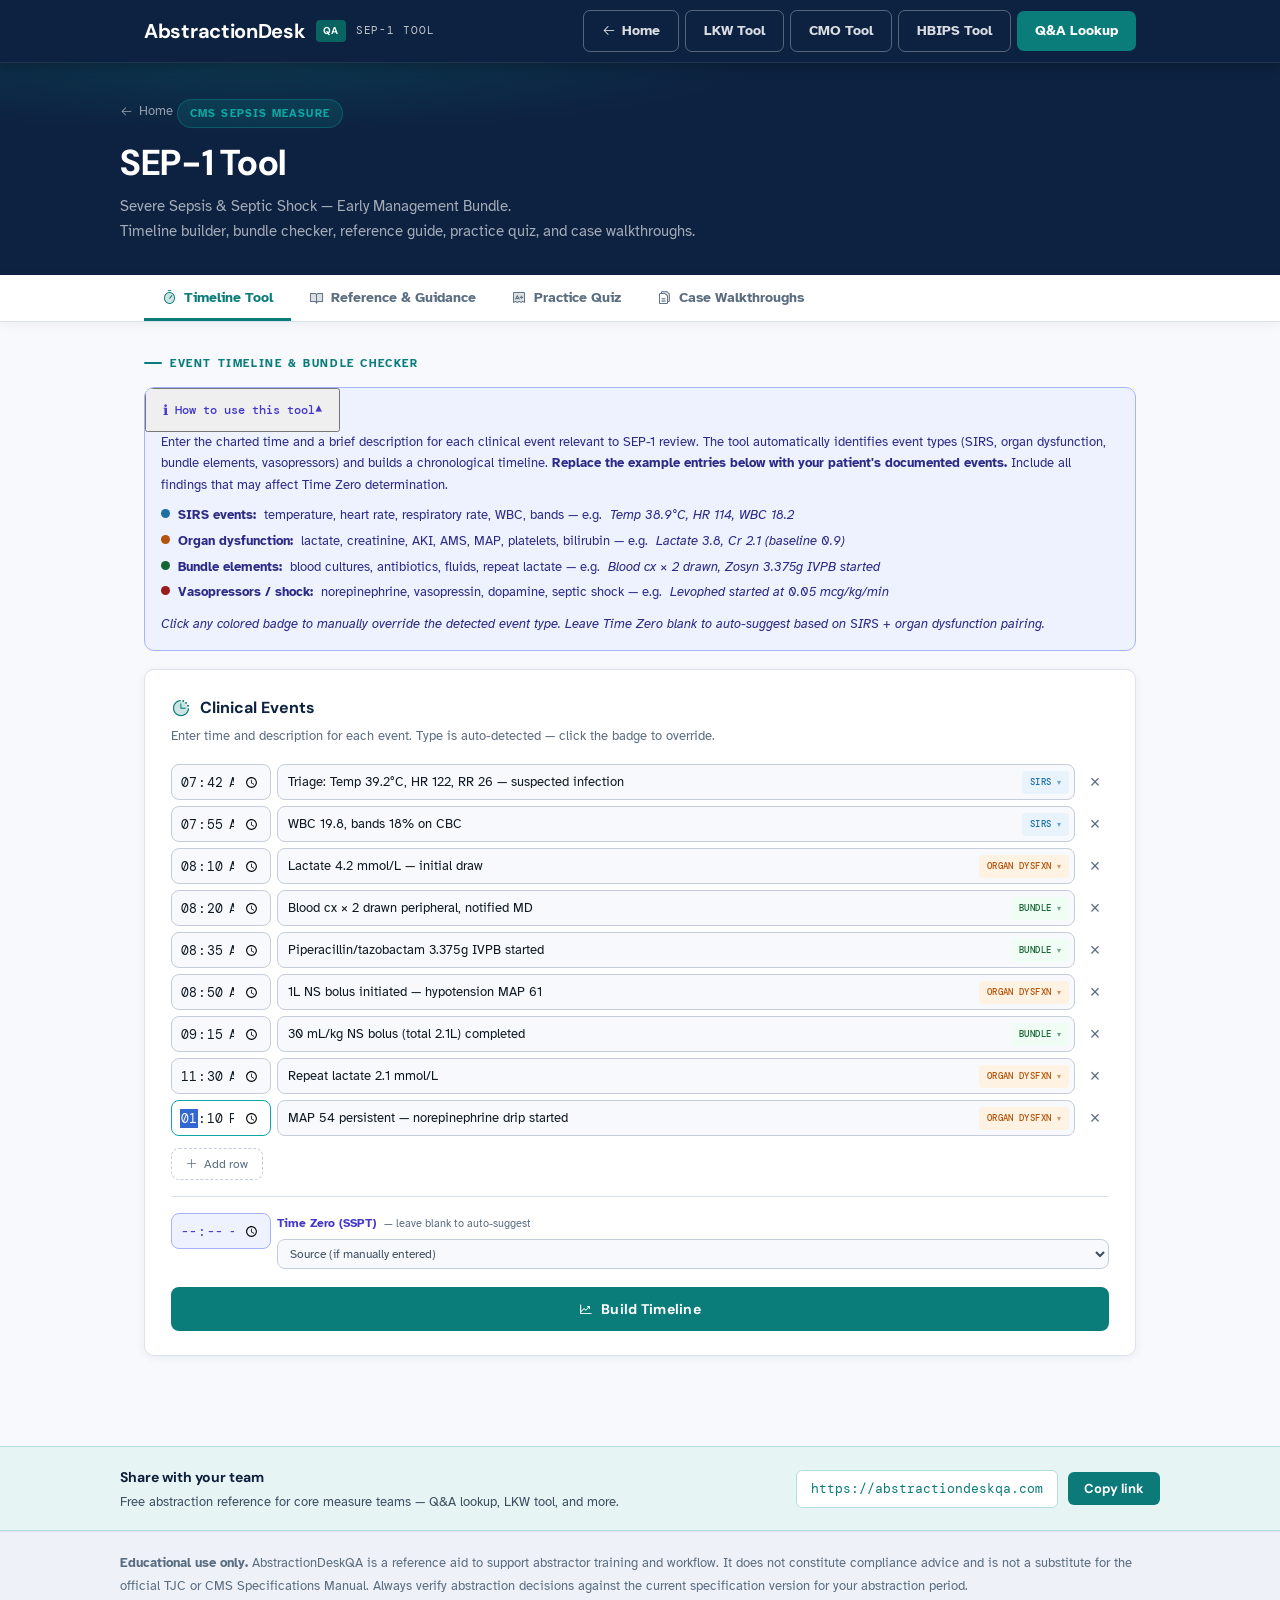
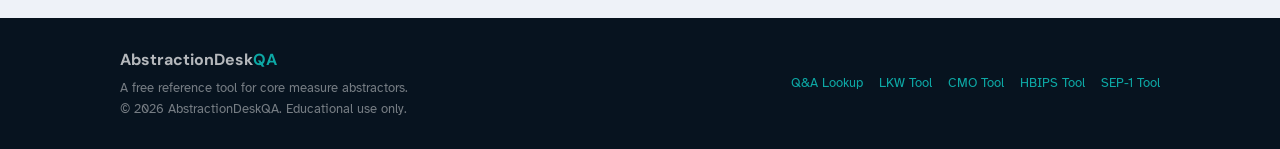
<file: sep1-tool.html>
<!DOCTYPE html>
<html lang="en">
<head>
<meta charset="UTF-8">
<meta name="viewport" content="width=device-width, initial-scale=1.0">
<meta name="description" content="SEP-1 Tool — AbstractionDeskQA. Interactive Time Zero calculator, bundle window checker, reference guide, practice quiz, and case walkthroughs for CMS SEP-1 abstraction.">
<link rel="canonical" href="https://abstractiondeskqa.com/sep1-tool.html">
<title>SEP-1 Tool — AbstractionDeskQA</title>
<meta property="og:type" content="website">
<meta property="og:url" content="https://abstractiondeskqa.com/sep1-tool.html">
<meta property="og:site_name" content="AbstractionDeskQA">
<meta property="og:title" content="SEP-1 Tool — AbstractionDeskQA">
<meta property="og:description" content="SEP-1 Tool — AbstractionDeskQA. Interactive Time Zero calculator, bundle window checker, reference guide, practice quiz, and case walkthroughs for CMS SEP-1 abstraction.">
<link rel="preconnect" href="https://fonts.googleapis.com">
<link href="https://fonts.googleapis.com/css2?family=Atkinson+Hyperlegible:ital,wght@0,400;0,700;1,400&family=DM+Sans:wght@400;500;600;700&family=DM+Mono:ital,wght@0,400;0,500;1,400&display=swap" rel="stylesheet">
<link rel="stylesheet" href="assets/phosphor/regular.css">
<link rel="stylesheet" href="assets/phosphor/duotone.css">
<!-- Shared design tokens / structural CSS (T-04) -->
<link rel="stylesheet" href="assets/tokens.css">
<link rel="stylesheet" href="assets/site.css">
<!-- Google tag (gtag.js) -->
<script async src="https://www.googletagmanager.com/gtag/js?id=G-QJPP46JWX3"></script>
<script>window.dataLayer=window.dataLayer||[];function gtag(){dataLayer.push(arguments);}gtag('js',new Date());gtag('config','G-QJPP46JWX3');</script>
<style>
/* ── RESET & ROOT ── */
*,*::before,*::after{box-sizing:border-box;margin:0;padding:0;}
:root{
  /* SEP-1 calculator category tokens — page-specific, not part of shared tokens.css */
  --c-sirs:#1d6fa4; --c-sirs-bg:#e8f3fb; --c-sirs-b:#a8d4ee;
  --c-od:#b45309;   --c-od-bg:#fef3e2;   --c-od-b:#f9c672;
  --c-bundle:#166534; --c-bundle-bg:#f0fdf4; --c-bundle-b:#86efac;
  --c-shock:#991b1b;  --c-shock-bg:#fef2f2;  --c-shock-b:#fca5a5;
  --c-other:#4b5563;  --c-other-bg:#f3f4f6;  --c-other-b:#d1d5db;
  --c-tz:#4338ca;     --c-tz-bg:#eef2ff;     --c-tz-b:#a5b4fc;
}
html{scroll-behavior:smooth;}
body{font-family:var(--body);background:var(--canvas);color:var(--ink);line-height:1.75;font-size:15px;-webkit-font-smoothing:antialiased;}
a{color:var(--teal);}
a:hover{text-decoration:underline;}

/* ── PAGE HERO ── */
.page-hero{background:var(--navy);padding:36px 24px 30px;position:relative;overflow:hidden;}
.page-hero::before{content:'';position:absolute;inset:0;background:radial-gradient(ellipse 60% 50% at 20% 0%,rgba(10,124,122,.22) 0%,transparent 65%);pointer-events:none;}
.page-hero-inner{max-width:var(--max);margin:0 auto;position:relative;}
.page-hero-back{display:inline-flex;align-items:center;gap:6px;font-size:13px;color:rgba(255,255,255,.55);text-decoration:none;margin-bottom:18px;transition:color .15s;}
.page-hero-back:hover{color:var(--teal2);text-decoration:none;}
.page-eyebrow{display:inline-flex;align-items:center;gap:8px;background:rgba(13,168,165,.14);border:1px solid rgba(13,168,165,.3);color:var(--teal2);font-size:11px;font-weight:700;text-transform:uppercase;letter-spacing:1.1px;padding:4px 12px;border-radius:20px;margin-bottom:14px;}
.page-hero h1{font-family:var(--heading);font-size:clamp(24px,4vw,36px);font-weight:700;color:white;line-height:1.15;letter-spacing:-.3px;margin-bottom:10px;}
.page-hero-sub{font-size:15px;color:rgba(255,255,255,.62);max-width:620px;line-height:1.7;}

/* ── TOOL TABS ── */
.tool-tabs{background:var(--white);border-bottom:1px solid var(--border);position:sticky;top:62px;z-index:70;box-shadow:var(--shadow-sm);}
.tool-tabs-inner{max-width:var(--max);margin:0 auto;padding:0 24px;display:flex;gap:0;overflow-x:auto;}
.tab-btn{font-family:var(--body);font-size:14px;font-weight:600;color:var(--ink-soft);padding:14px 18px 12px;border:none;border-bottom:3px solid transparent;background:none;cursor:pointer;white-space:nowrap;transition:color .15s,border-color .15s;display:flex;align-items:center;gap:7px;}
.tab-btn i{font-size:15px;}
.tab-btn:hover{color:var(--ink);}
.tab-btn.active{color:var(--teal);border-bottom-color:var(--teal);}

/* ── MAIN & PANELS ── */
main{max-width:var(--max);margin:0 auto;padding:32px 24px 72px;}
.tab-panel{display:none;}
.tab-panel.active{display:block;}

/* ── SECTION LABEL ── */
.section-label{font-size:11px;font-weight:700;text-transform:uppercase;letter-spacing:1.6px;color:var(--teal);margin-top:0;margin-bottom:14px;display:flex;align-items:center;gap:8px;}
.section-label::before{content:'';display:block;width:18px;height:2px;background:var(--teal);border-radius:1px;}
.section-label--lg{margin-bottom:16px;}

/* ── CARDS ── */
.card{background:var(--white);border:1px solid var(--border);border-radius:var(--radius);padding:24px 26px;box-shadow:var(--shadow-sm);margin-bottom:18px;}
.card-title{font-family:var(--heading);font-size:16px;font-weight:700;color:var(--navy);margin-bottom:4px;display:flex;align-items:center;gap:9px;}
.card-title i{color:var(--teal);font-size:20px;}
.card-sub{font-size:13px;color:var(--ink-soft);margin-bottom:18px;line-height:1.6;}

/* ── NOTICE BOXES ── */
.notice{display:flex;gap:10px;padding:11px 14px;border-radius:7px;font-size:13px;line-height:1.6;margin:10px 0;}
.notice i{font-size:16px;flex-shrink:0;margin-top:1px;}
.notice--tall{margin-bottom:20px;}
.notice--compact{margin-top:12px;font-size:12px;}
.notice-tip{background:var(--teal-pale);border-left:3px solid var(--teal);color:#0a5f5d;}
.notice-warn{background:var(--amber-bg);border-left:3px solid #e8a020;color:var(--amber);}
.notice-info{background:#eff6ff;border-left:3px solid #60a5fa;color:#1e40af;}
.notice-danger{background:var(--red-bg);border-left:3px solid #f87171;color:var(--red);}
.notice-ok{background:var(--green-bg);border-left:3px solid var(--green-border);color:var(--green);}

/* ══════════════════════════════════════
   CALCULATOR — preserved logic, updated fonts/colors
   ══════════════════════════════════════ */
.ev-rows{display:flex;flex-direction:column;gap:6px;margin-bottom:12px;}
.ev-row{display:grid;grid-template-columns:100px 1fr 28px;gap:6px;align-items:center;}
.ev-row input[type=time]{height:36px;border:1.5px solid var(--border-mid);border-radius:8px;background:var(--canvas);padding:0 8px;font-family:var(--mono);font-size:13px;color:var(--ink);outline:none;width:100%;min-width:0;transition:border-color .12s;}
.ev-row input[type=time]:focus{border-color:var(--teal2);background:var(--white);}
.ev-desc-wrap{position:relative;display:flex;align-items:center;min-width:0;}
.ev-row input[type=text]{height:36px;border:1.5px solid var(--border-mid);border-radius:8px;background:var(--canvas);padding:0 10px;padding-right:96px;font-family:var(--body);font-size:13px;color:var(--ink);outline:none;width:100%;min-width:0;transition:border-color .12s;}
.ev-row input[type=text]:focus{border-color:var(--teal2);background:var(--white);}
.ev-row input[type=text]::placeholder{color:var(--ink-soft);font-size:12px;}
.type-badge{position:absolute;right:6px;margin:0;font:inherit;font-family:var(--mono);font-size:9px;font-weight:500;padding:3px 7px;border-radius:4px;letter-spacing:.04em;cursor:pointer;user-select:none;white-space:nowrap;border:1px solid transparent;transition:opacity .12s;}
.type-badge:hover{opacity:.75;}
.type-badge::after{content:' ▾';font-size:8px;opacity:.6;}
.type-badge::-moz-focus-inner{border:0;padding:0;}
.type-picker{position:fixed;background:var(--white);border:1px solid var(--border-mid);border-radius:8px;box-shadow:var(--shadow);z-index:200;overflow:hidden;min-width:170px;display:none;}
.tpo{display:flex;align-items:center;gap:8px;padding:8px 12px;cursor:pointer;font-size:12px;color:var(--ink-mid);transition:background .08s;}
.tpo:hover{background:var(--canvas);}
.tpo-dot{width:8px;height:8px;border-radius:50%;flex-shrink:0;}
.rm-btn{width:28px;height:28px;border:none;background:none;color:var(--ink-soft);cursor:pointer;border-radius:6px;font-size:18px;line-height:1;display:flex;align-items:center;justify-content:center;transition:background .1s,color .1s;flex-shrink:0;}
.rm-btn:hover{background:var(--red-bg);color:var(--red);}
.add-row-btn{display:inline-flex;align-items:center;gap:6px;height:32px;padding:0 14px;border:1.5px dashed var(--border-mid);border-radius:8px;background:none;color:var(--ink-soft);font-family:var(--body);font-size:12px;cursor:pointer;transition:border-color .12s,color .12s;}
.add-row-btn:hover{border-color:var(--teal2);color:var(--teal);}
.tz-section{margin-top:16px;padding-top:16px;border-top:1px solid var(--border);}
.tz-grid{display:grid;grid-template-columns:100px 1fr;gap:6px;align-items:start;}
.tz-grid input[type=time]{height:36px;border:1.5px solid var(--c-tz-b);border-radius:8px;background:var(--c-tz-bg);padding:0 8px;font-family:var(--mono);font-size:13px;color:var(--c-tz);outline:none;width:100%;}
.tz-grid input[type=time]:focus{border-color:var(--c-tz);}
.tz-right{display:flex;flex-direction:column;gap:5px;}
.tz-label-row{display:flex;align-items:center;gap:8px;font-size:12px;font-weight:700;color:var(--c-tz);}
.tz-hint{font-size:11px;color:var(--ink-soft);font-weight:400;}
.tz-right select{height:30px;border:1.5px solid var(--border-mid);border-radius:8px;background:var(--canvas);padding:0 8px;font-family:var(--body);font-size:12px;color:var(--ink-mid);outline:none;width:100%;}
.build-btn{width:100%;height:44px;margin-top:18px;border:none;border-radius:8px;background:var(--teal);color:white;font-family:var(--heading);font-size:14px;font-weight:700;cursor:pointer;letter-spacing:.02em;transition:background .15s;display:flex;align-items:center;justify-content:center;gap:8px;}
.build-btn:hover{background:var(--teal2);}
.output{display:none;}
.output.visible{display:block;}
.tz-reasoning{background:var(--c-tz-bg);border:1px solid var(--c-tz-b);border-radius:var(--radius);padding:16px 18px;margin-bottom:14px;}
.tz-r-title{font-family:var(--mono);font-size:10px;font-weight:500;text-transform:uppercase;letter-spacing:.07em;color:var(--c-tz);margin-bottom:10px;}
.tz-r-main{font-size:13px;font-weight:700;color:var(--c-tz);margin-bottom:10px;}
.tz-check{display:flex;gap:7px;margin-bottom:5px;font-size:12px;align-items:flex-start;}
.tz-check-icon{flex-shrink:0;margin-top:1px;}
.sirs-list{margin-top:8px;padding-top:8px;border-top:1px solid var(--c-tz-b);}
.sirs-list-title{font-size:11px;font-weight:700;color:var(--c-tz);margin-bottom:4px;font-family:var(--mono);text-transform:uppercase;letter-spacing:.05em;}
.sirs-ev{font-size:11px;color:var(--ink-mid);display:flex;gap:6px;margin-bottom:2px;}
.recog-card{background:var(--white);border:1px solid var(--border);border-radius:var(--radius);padding:18px 22px;margin-bottom:14px;box-shadow:var(--shadow-sm);}
.recog-card-label{font-family:var(--mono);font-size:10px;font-weight:500;text-transform:uppercase;letter-spacing:.08em;color:var(--ink-soft);margin-bottom:14px;}
.recog-grid{display:grid;grid-template-columns:repeat(auto-fill,minmax(200px,1fr));gap:8px;margin-top:12px;}
.recog-item{display:flex;align-items:flex-start;gap:8px;font-size:12px;padding:7px 10px;border-radius:8px;border:1px solid var(--border);}
.recog-item.found{border-color:var(--c-bundle-b);background:var(--c-bundle-bg);color:var(--c-bundle);}
.recog-item.found-warn{border-color:var(--c-od-b);background:var(--c-od-bg);color:var(--c-od);}
.recog-item.missing{border-color:var(--border);color:var(--ink-soft);}
.recog-icon{flex-shrink:0;margin-top:1px;}
.recog-detail{display:flex;flex-direction:column;gap:1px;}
.recog-label{font-weight:700;}
.recog-sub{font-size:10px;opacity:.8;font-family:var(--mono);}
.recog-warn{font-size:10px;color:var(--c-od);font-family:var(--mono);}
.tl-card{background:var(--white);border:1px solid var(--border);border-radius:var(--radius);padding:22px 22px 14px;margin-bottom:14px;box-shadow:var(--shadow-sm);}
.tl-top{display:flex;align-items:center;justify-content:space-between;margin-bottom:18px;}
.tl-top-label{font-family:var(--mono);font-size:10px;text-transform:uppercase;letter-spacing:.08em;color:var(--ink-soft);}
.tz-badge{font-family:var(--mono);font-size:11px;font-weight:700;color:var(--c-tz);background:var(--c-tz-bg);border:1px solid var(--c-tz-b);border-radius:5px;padding:3px 9px;}
.tl-ev{display:grid;grid-template-columns:64px 18px 1fr;gap:0 10px;min-height:48px;}
.tl-ev-time{font-family:var(--mono);font-size:12px;color:var(--ink-mid);padding-top:10px;text-align:right;line-height:1.3;}
.tl-ev-delta{font-size:10px;color:var(--ink-soft);}
.tl-spine{display:flex;flex-direction:column;align-items:center;}
.tl-dot{width:11px;height:11px;border-radius:50%;margin-top:12px;flex-shrink:0;z-index:2;}
.tl-ev.is-tz .tl-dot{width:15px;height:15px;margin-top:10px;}
.tl-seg{width:2px;flex:1;background:var(--border);margin-top:3px;}
.tl-ev:last-child .tl-seg{display:none;}
.tl-ev-body{padding:8px 0 12px;}
.tl-chip{font-family:var(--mono);font-size:9px;font-weight:500;padding:2px 6px;border-radius:3px;letter-spacing:.04em;display:inline-block;margin-bottom:3px;}
.tl-ev-text{font-size:13px;font-weight:700;color:var(--ink);}
.tl-ev.is-tz .tl-ev-text{color:var(--c-tz);}
.tl-ev-note{font-size:11px;color:var(--ink-mid);margin-top:2px;}
.tl-ev-warn{font-size:10px;color:var(--c-od);margin-top:2px;font-family:var(--mono);}
.win-card{background:var(--white);border:1px solid var(--border);border-radius:var(--radius);padding:18px 22px;margin-bottom:14px;box-shadow:var(--shadow-sm);}
.win-card-label{font-family:var(--mono);font-size:10px;font-weight:500;text-transform:uppercase;letter-spacing:.08em;color:var(--ink-soft);margin-bottom:12px;}
.win-row{display:grid;grid-template-columns:1fr auto;gap:10px;align-items:center;padding:10px 12px;border-radius:8px;margin-bottom:8px;font-size:13px;}
.win-row:last-child{margin-bottom:0;}
.win-3h{background:#fffbeb;border:1px solid #fcd34d;}
.win-6h{background:#eef2ff;border:1px solid #a5b4fc;}
.w-label{font-weight:700;}
.w-range{font-family:var(--mono);font-size:11px;color:var(--ink-soft);}
.bundle-card{background:var(--white);border:1px solid var(--border);border-radius:var(--radius);padding:18px 22px;margin-bottom:14px;box-shadow:var(--shadow-sm);}
.bundle-card-label{font-family:var(--mono);font-size:10px;font-weight:500;text-transform:uppercase;letter-spacing:.08em;color:var(--ink-soft);margin-bottom:12px;}
.bundle-cols{display:grid;grid-template-columns:1fr 1fr;gap:16px;margin-top:12px;}
.bundle-col-title{font-family:var(--mono);font-size:10px;text-transform:uppercase;letter-spacing:.06em;color:var(--ink-soft);margin-bottom:8px;}
.bi{display:flex;align-items:flex-start;gap:7px;padding:6px 0;border-bottom:1px solid var(--border);font-size:12px;}
.bi:last-child{border-bottom:none;}
.bi-left{display:flex;flex-direction:column;flex:1;}
.bi-label{color:var(--ink-mid);}
.bi-sub{font-family:var(--mono);font-size:10px;color:var(--ink-soft);margin-top:1px;}
.bi-warn{font-family:var(--mono);font-size:10px;color:var(--c-od);margin-top:1px;}
.bi-result{font-family:var(--mono);font-size:10px;font-weight:500;padding:2px 6px;border-radius:3px;white-space:nowrap;flex-shrink:0;}
.res-pass{background:var(--c-bundle-bg);color:var(--c-bundle);}
.res-fail{background:var(--c-shock-bg);color:var(--c-shock);}
.res-na{background:var(--c-other-bg);color:var(--c-other);}
/* Color helpers */
.chip-sirs{background:var(--c-sirs-bg);color:var(--c-sirs);}
.chip-od{background:var(--c-od-bg);color:var(--c-od);}
.chip-bundle{background:var(--c-bundle-bg);color:var(--c-bundle);}
.chip-shock{background:var(--c-shock-bg);color:var(--c-shock);}
.chip-other{background:var(--c-other-bg);color:var(--c-other);}
.chip-tz{background:var(--c-tz-bg);color:var(--c-tz);}
.dot-sirs{background:var(--c-sirs);}.dot-od{background:var(--c-od);}
.dot-bundle{background:var(--c-bundle);}.dot-shock{background:var(--c-shock);}
.dot-other{background:var(--c-other);}.dot-tz{background:var(--c-tz);}
.badge-sirs{background:var(--c-sirs-bg);color:var(--c-sirs);}
.badge-od{background:var(--c-od-bg);color:var(--c-od);}
.badge-bundle{background:var(--c-bundle-bg);color:var(--c-bundle);}
.badge-shock{background:var(--c-shock-bg);color:var(--c-shock);}
.badge-other{background:var(--c-other-bg);color:var(--c-other);}
/* ══════════════════════════════════════
   REFERENCE TAB
   ══════════════════════════════════════ */
.ref-grid{display:grid;grid-template-columns:1fr 1fr;gap:16px;margin-bottom:18px;}
.ref-card{background:var(--white);border:1px solid var(--border);border-radius:var(--radius);padding:18px 20px;box-shadow:var(--shadow-sm);}
.ref-card-title{font-family:var(--heading);font-size:13px;font-weight:700;color:var(--navy);margin-bottom:12px;display:flex;align-items:center;gap:7px;}
.ref-card-title i{color:var(--teal);font-size:16px;}
.ref-row{display:flex;align-items:flex-start;gap:8px;padding:6px 0;border-bottom:1px solid var(--border);font-size:13px;}
.ref-row:last-child{border-bottom:none;}
.ref-dot{width:7px;height:7px;border-radius:50%;flex-shrink:0;margin-top:6px;}
.ref-key{font-weight:700;color:var(--ink);min-width:130px;flex-shrink:0;}
.ref-val{color:var(--ink-mid);font-size:12px;line-height:1.5;}
.pitfall-list{display:flex;flex-direction:column;gap:8px;margin-bottom:18px;}
.pitfall{display:flex;gap:10px;padding:10px 12px;background:var(--red-bg);border:1px solid var(--red-border);border-radius:8px;font-size:13px;}
.pitfall i{color:var(--red);font-size:16px;flex-shrink:0;margin-top:1px;}
.pitfall-text strong{display:block;font-weight:700;color:var(--red);font-size:12px;margin-bottom:2px;}
.pitfall-text span{color:var(--ink-mid);font-size:12px;line-height:1.5;}
.tip-list{display:flex;flex-direction:column;gap:8px;}
.tip-item{display:flex;gap:10px;padding:10px 12px;background:var(--teal-pale);border:1px solid var(--teal-mid);border-radius:8px;font-size:13px;}
.tip-item i{color:var(--teal);font-size:16px;flex-shrink:0;margin-top:1px;}
.tip-text strong{display:block;font-weight:700;color:var(--teal);font-size:12px;margin-bottom:2px;}
.tip-text span{color:var(--ink-mid);font-size:12px;line-height:1.5;}

/* ══════════════════════════════════════
   QUIZ TAB
   ══════════════════════════════════════ */
.quiz-wrap{max-width:680px;}
.quiz-prog-meta{display:flex;justify-content:space-between;font-family:var(--mono);font-size:11px;color:var(--ink-soft);margin-bottom:6px;}
.quiz-prog-track{height:4px;background:var(--border);border-radius:4px;overflow:hidden;margin-bottom:18px;}
.quiz-prog-fill{height:100%;background:var(--teal);border-radius:4px;transition:width .3s;}
.quiz-scenario{background:var(--amber-bg);border:1px solid var(--amber-border);border-left:3px solid #e8a020;border-radius:8px;padding:14px 16px;font-size:13px;color:var(--ink);line-height:1.7;margin-bottom:14px;}
.quiz-scenario .slabel{font-family:var(--mono);font-size:10px;color:var(--amber);letter-spacing:.1em;text-transform:uppercase;display:block;margin-bottom:6px;}
.quiz-q{font-size:15px;font-weight:700;color:var(--navy);margin-bottom:14px;line-height:1.5;}
.quiz-tags{display:flex;gap:6px;flex-wrap:wrap;margin-bottom:12px;}
.qtag{padding:2px 9px;border-radius:10px;font-family:var(--mono);font-size:10px;font-weight:700;background:var(--teal-pale);color:var(--teal);border:1px solid var(--teal-mid);}
.quiz-opts{display:flex;flex-direction:column;gap:7px;margin-bottom:14px;}
.quiz-opt{background:var(--canvas);border:1.5px solid var(--border);color:var(--ink);font-family:var(--body);font-size:13px;padding:10px 14px;border-radius:8px;cursor:pointer;text-align:left;transition:all .15s;}
.quiz-opt:hover{border-color:var(--teal);background:var(--teal-pale);}
.quiz-opt.correct{border-color:var(--green-border);background:var(--green-bg);color:var(--green);}
.quiz-opt.wrong{border-color:var(--red-border);background:var(--red-bg);color:var(--red);}
.quiz-feedback{display:none;font-size:13px;line-height:1.6;padding:12px 14px;border-radius:8px;margin-top:6px;}
.quiz-feedback.show{display:block;}
.quiz-feedback.correct{background:var(--green-bg);border-left:3px solid var(--green-border);color:var(--green);}
.quiz-feedback.wrong{background:var(--red-bg);border-left:3px solid var(--red-border);color:var(--red);}
.quiz-nav{display:flex;gap:10px;margin-top:14px;align-items:center;}
.quiz-next-btn{background:var(--teal);color:white;border:none;font-family:var(--body);font-size:14px;font-weight:700;padding:9px 20px;border-radius:7px;cursor:pointer;transition:background .15s;display:flex;align-items:center;gap:6px;}
.quiz-next-btn:hover{background:var(--teal2);}
.quiz-next-btn:disabled{opacity:.45;cursor:not-allowed;}
.quiz-restart-btn{background:none;color:var(--ink-soft);border:1.5px solid var(--border);font-family:var(--body);font-size:13px;padding:9px 16px;border-radius:7px;cursor:pointer;transition:all .15s;}
.quiz-restart-btn:hover{border-color:var(--teal);color:var(--teal);}
.quiz-done{display:none;text-align:center;padding:40px 20px;}
.quiz-next-btn--center{margin:0 auto;}
.case-detail{display:none;}
.score-big{font-family:var(--heading);font-size:56px;font-weight:700;color:var(--teal);line-height:1;margin-bottom:10px;}
.score-msg{font-size:15px;color:var(--ink-mid);margin-bottom:24px;}

/* ══════════════════════════════════════
   CASES TAB
   ══════════════════════════════════════ */
.case-grid{display:grid;grid-template-columns:repeat(auto-fill,minmax(260px,1fr));gap:14px;}
.case-card{background:var(--white);border:1px solid var(--border);border-radius:var(--radius);padding:18px 20px;cursor:pointer;transition:border-color .18s,box-shadow .18s;box-shadow:var(--shadow-sm);}
.case-card:hover{border-color:var(--teal);box-shadow:var(--shadow);}
.case-card h3{font-family:var(--heading);font-size:14px;font-weight:700;color:var(--navy);margin-bottom:6px;}
.case-card p{font-size:12px;color:var(--ink-soft);margin-bottom:12px;line-height:1.6;}
.diff-pill{display:inline-block;padding:2px 9px;border-radius:10px;font-family:var(--mono);font-size:10px;font-weight:700;}
.diff-int{background:var(--teal-pale);color:var(--teal);border:1px solid var(--teal-mid);}
.diff-adv{background:var(--amber-bg);color:var(--amber);border:1px solid var(--amber-border);}
.case-back-btn{display:inline-flex;align-items:center;gap:6px;background:none;border:1.5px solid var(--border);color:var(--ink-mid);font-family:var(--body);font-size:13px;padding:8px 14px;border-radius:7px;cursor:pointer;margin-bottom:20px;transition:all .15s;}
.case-back-btn:hover{border-color:var(--teal);color:var(--teal);}
.wt-dots{display:flex;gap:5px;margin-bottom:18px;}
.wt-dot{width:26px;height:5px;border-radius:3px;background:var(--border);transition:background .2s;}
.wt-dot.done{background:var(--teal);}
.wt-dot.cur{background:#e8a020;}
.chart-box{background:var(--amber-bg);border:1px solid var(--amber-border);border-left:3px solid #e8a020;border-radius:8px;padding:14px 16px;font-size:13px;color:var(--ink);line-height:1.7;margin-bottom:12px;}
.chart-box .clabel{font-family:var(--mono);font-size:10px;color:var(--amber);letter-spacing:.1em;text-transform:uppercase;display:flex;align-items:center;gap:6px;margin-bottom:8px;}
.case-step-content{font-size:13px;color:var(--ink);line-height:1.7;margin-bottom:10px;}
.case-btn-row{display:flex;gap:10px;flex-wrap:wrap;margin-top:14px;}
.case-btn{background:var(--teal);color:white;border:none;font-family:var(--body);font-size:13px;font-weight:700;padding:9px 18px;border-radius:7px;cursor:pointer;transition:background .15s;display:flex;align-items:center;gap:6px;}
.case-btn:hover{background:var(--teal2);}
.case-btn.ghost{background:none;color:var(--ink-soft);border:1.5px solid var(--border);}
.case-btn.ghost:hover{border-color:var(--teal);color:var(--teal);background:none;}
.case-result-fields{display:flex;gap:20px;flex-wrap:wrap;margin-bottom:14px;}
.crfield-label{font-family:var(--mono);font-size:9px;color:var(--ink-soft);letter-spacing:.12em;text-transform:uppercase;margin-bottom:3px;}
.crfield-val{font-family:var(--mono);font-size:22px;font-weight:700;}
.crfield-val.pass{color:var(--green);}
.crfield-val.fail{color:var(--red);}
.crfield-val.plain{color:var(--teal);font-size:15px;line-height:1.5;}

/* ── HOW TO USE BOX ── */
.how-box{background:var(--c-tz-bg);border:1px solid var(--c-tz-b);border-radius:var(--radius);margin-bottom:18px;overflow:hidden;}
.how-box-hdr{display:flex;align-items:center;justify-content:space-between;padding:11px 16px;cursor:pointer;user-select:none;}
.how-box-hdr:hover{background:rgba(67,56,202,.06);}
.how-box-title{font-family:var(--mono);font-size:12px;font-weight:500;color:var(--c-tz);display:flex;align-items:center;gap:7px;}
.how-icon{font-size:14px;}
.how-toggle{font-size:13px;color:var(--c-tz);transition:transform .2s;line-height:1;}
.how-toggle.open{transform:rotate(180deg);}
.how-box-body{padding:0 16px 14px;display:none;}
.how-box-body.open{display:block;}
.how-box-body p{font-size:13px;color:#2d2b88;line-height:1.65;margin-bottom:10px;}
.how-tips{display:flex;flex-direction:column;gap:7px;margin:10px 0 12px;}
.how-tip{display:flex;align-items:flex-start;gap:8px;font-size:12.5px;color:#2d2b88;line-height:1.5;}
.how-tip .how-dot{width:9px;height:9px;border-radius:50%;flex-shrink:0;margin-top:3px;}
.how-note{font-size:11.5px;color:var(--c-tz);font-style:italic;margin-bottom:0!important;}

/* ── DIVIDER ── */
.div{border:none;border-top:1px solid var(--border);margin:22px 0;}

@media(max-width:640px){
  .bundle-cols{grid-template-columns:1fr;}
  .ref-grid{grid-template-columns:1fr;}
}
@media (prefers-reduced-motion: reduce) {
  *, *::before, *::after {
    animation-duration: 0.01ms !important;
    animation-iteration-count: 1 !important;
    transition-duration: 0.01ms !important;
    scroll-behavior: auto !important;
  }
}
</style>
</head>
<body>

<a href="#maincontent" class="skip-link">Skip to main content</a>

<!-- NAV -->
<nav class="site-nav" aria-label="Site navigation">
  <div class="site-nav-inner">
    <a href="/" class="site-nav-brand" aria-label="AbstractionDeskQA home">
      AbstractionDesk<span class="site-qa-badge">QA</span>
      <span class="site-nav-brand-sub">SEP-1 Tool</span>
    </a>
    <div class="site-nav-links">
      <a href="index.html" class="site-nav-cta-ghost">
        <i class="ph ph-arrow-left" aria-hidden="true"></i> Home
      </a>
      <a href="lkw-tool.html" class="site-nav-cta-ghost">LKW Tool</a>
      <a href="cmo-tool.html" class="site-nav-cta-ghost">CMO Tool</a>
      <a href="hbips-tool.html" class="site-nav-cta-ghost">HBIPS Tool</a>
      <a href="lookup.html" class="site-nav-cta">Q&amp;A Lookup</a>
    </div>
  </div>
</nav>

<!-- PAGE HERO -->
<header class="page-hero">
  <div class="page-hero-inner">
    <a href="/" class="page-hero-back">
      <i class="ph ph-arrow-left" aria-hidden="true"></i> Home
    </a>
    <div class="page-eyebrow" aria-hidden="true">CMS Sepsis Measure</div>
    <h1>SEP-1 Tool</h1>
    <p class="page-hero-sub">Severe Sepsis &amp; Septic Shock — Early Management Bundle.<br>Timeline builder, bundle checker, reference guide, practice quiz, and case walkthroughs.</p>
  </div>
</header>

<!-- TABS -->
<div class="tool-tabs" role="tablist" aria-label="Tool sections">
  <div class="tool-tabs-inner">
    <button type="button" class="tab-btn active" id="tabbtn-calc" role="tab" data-tab="calc" aria-selected="true" aria-controls="tab-calc" tabindex="0">
      <i class="ph-duotone ph-timer" aria-hidden="true"></i> Timeline Tool
    </button>
    <button type="button" class="tab-btn" id="tabbtn-ref" role="tab" data-tab="ref" aria-selected="false" aria-controls="tab-ref" tabindex="-1">
      <i class="ph-duotone ph-book-open" aria-hidden="true"></i> Reference &amp; Guidance
    </button>
    <button type="button" class="tab-btn" id="tabbtn-quiz" role="tab" data-tab="quiz" aria-selected="false" aria-controls="tab-quiz" tabindex="-1">
      <i class="ph-duotone ph-exam" aria-hidden="true"></i> Practice Quiz
    </button>
    <button type="button" class="tab-btn" id="tabbtn-cases" role="tab" data-tab="cases" aria-selected="false" aria-controls="tab-cases" tabindex="-1">
      <i class="ph-duotone ph-files" aria-hidden="true"></i> Case Walkthroughs
    </button>
  </div>
</div>

<main id="maincontent">

<!-- ══ TAB 1: TIMELINE TOOL ══ -->
<div id="tab-calc" class="tab-panel active" role="tabpanel" aria-labelledby="tabbtn-calc" tabindex="0">
  <h2 class="section-label">Event Timeline &amp; Bundle Checker</h2>

  <!-- HOW TO USE -->
  <div class="how-box" id="how-box">
    <button type="button" class="how-box-hdr" data-act="toggle-how" aria-expanded="true" aria-controls="how-body">
      <span class="how-box-title"><span class="how-icon">ℹ</span> How to use this tool</span>
      <span class="how-toggle open" id="how-toggle" aria-hidden="true">▾</span>
    </button>
    <div class="how-box-body open" id="how-body">
      <p>Enter the charted time and a brief description for each clinical event relevant to SEP-1 review. The tool automatically identifies event types (SIRS, organ dysfunction, bundle elements, vasopressors) and builds a chronological timeline. <strong>Replace the example entries below with your patient's documented events.</strong> Include all findings that may affect Time Zero determination.</p>
      <div class="how-tips">
        <div class="how-tip"><span class="how-dot dot-sirs"></span><strong>SIRS events:</strong> temperature, heart rate, respiratory rate, WBC, bands — e.g. <em>Temp 38.9°C, HR 114, WBC 18.2</em></div>
        <div class="how-tip"><span class="how-dot dot-od"></span><strong>Organ dysfunction:</strong> lactate, creatinine, AKI, AMS, MAP, platelets, bilirubin — e.g. <em>Lactate 3.8, Cr 2.1 (baseline 0.9)</em></div>
        <div class="how-tip"><span class="how-dot dot-bundle"></span><strong>Bundle elements:</strong> blood cultures, antibiotics, fluids, repeat lactate — e.g. <em>Blood cx × 2 drawn, Zosyn 3.375g IVPB started</em></div>
        <div class="how-tip"><span class="how-dot dot-shock"></span><strong>Vasopressors / shock:</strong> norepinephrine, vasopressin, dopamine, septic shock — e.g. <em>Levophed started at 0.05 mcg/kg/min</em></div>
      </div>
      <p class="how-note">Click any colored badge to manually override the detected event type. Leave Time Zero blank to auto-suggest based on SIRS + organ dysfunction pairing.</p>
    </div>
  </div>

  <div class="card">
    <div class="card-title"><i class="ph-duotone ph-clock-countdown" aria-hidden="true"></i> Clinical Events</div>
    <p class="card-sub">Enter time and description for each event. Type is auto-detected — click the badge to override.</p>
    <div class="ev-rows" id="ev-rows"></div>
    <button type="button" class="add-row-btn" data-act="add-row"><i class="ph ph-plus" aria-hidden="true"></i> Add row</button>
    <div class="tz-section">
      <div class="tz-grid">
        <input type="time" id="tz-time" title="Leave blank to auto-suggest">
        <div class="tz-right">
          <div class="tz-label-row">Time Zero (SSPT) <span class="tz-hint">— leave blank to auto-suggest</span></div>
          <select id="tz-source" aria-label="Time Zero source">
            <option value="">Source (if manually entered)</option>
            <option value="Provider attestation">Provider attestation</option>
            <option value="Abstractor determination">Abstractor determination</option>
            <option value="Query response">Query response</option>
            <option value="Other">Other</option>
          </select>
        </div>
      </div>
    </div>
    <button type="button" class="build-btn" data-act="build">
      <i class="ph ph-chart-line-up" aria-hidden="true"></i> Build Timeline
    </button>
  </div>

  <div class="output" id="output">
    <div class="tz-reasoning" id="tz-reasoning"></div>
    <div class="recog-card" id="recog-card"></div>
    <div class="tl-card">
      <div class="tl-top">
        <div class="tl-top-label">Event timeline</div>
        <div class="tz-badge" id="tz-badge"></div>
      </div>
      <div id="tl-events"></div>
    </div>
    <div class="win-card">
      <div class="win-card-label">Bundle windows</div>
      <div id="win-rows"></div>
    </div>
    <div class="bundle-card">
      <div class="bundle-card-label">Bundle completion</div>
      <div class="bundle-cols" id="bundle-cols"></div>
    </div>
  </div>
</div><!-- /tab-calc -->


<!-- ══ TAB 2: REFERENCE & GUIDANCE ══ -->
<div id="tab-ref" class="tab-panel" role="tabpanel" aria-labelledby="tabbtn-ref" tabindex="0">
  <h2 class="section-label section-label--lg">Quick Reference</h2>

  <div class="notice notice-info notice--tall">
    <i class="ph-duotone ph-info" aria-hidden="true"></i>
    <div>Based on the CMS Specifications Manual for National Hospital Inpatient Quality Measures (v5.17a, discharges 1Q25–4Q25). Always verify against the current version for your abstraction period.</div>
  </div>

  <div class="ref-grid">
    <div class="ref-card">
      <div class="ref-card-title"><i class="ph-duotone ph-thermometer" aria-hidden="true"></i> SIRS Criteria (≥2 required)</div>
      <div class="ref-row"><div class="ref-dot dot-sirs"></div><div><div class="ref-key">Temperature</div><div class="ref-val">&gt;38.3°C (100.9°F) or &lt;36°C (96.8°F)</div></div></div>
      <div class="ref-row"><div class="ref-dot dot-sirs"></div><div><div class="ref-key">Heart Rate</div><div class="ref-val">&gt;90 bpm</div></div></div>
      <div class="ref-row"><div class="ref-dot dot-sirs"></div><div><div class="ref-key">Respiratory Rate</div><div class="ref-val">&gt;20 breaths/min or PaCO₂ &lt;32 mmHg</div></div></div>
      <div class="ref-row"><div class="ref-dot dot-sirs"></div><div><div class="ref-key">WBC</div><div class="ref-val">&gt;12,000/mm³ or &lt;4,000/mm³ or &gt;10% bands</div></div></div>
      <div class="notice notice-tip notice--compact">
        <i class="ph-duotone ph-lightbulb" aria-hidden="true"></i>
        <div>All three criteria (infection + ≥2 SIRS + organ dysfunction) must occur within a 6-hour window to establish severe sepsis by clinical criteria.</div>
      </div>
    </div>

    <div class="ref-card">
      <div class="ref-card-title"><i class="ph-duotone ph-heartbeat" aria-hidden="true"></i> Organ Dysfunction Indicators</div>
      <div class="ref-row"><div class="ref-dot dot-od"></div><div><div class="ref-key">Lactate</div><div class="ref-val">&gt;2 mmol/L</div></div></div>
      <div class="ref-row"><div class="ref-dot dot-od"></div><div><div class="ref-key">Creatinine</div><div class="ref-val">&gt;2.0 mg/dL or ≥0.5 above baseline</div></div></div>
      <div class="ref-row"><div class="ref-dot dot-od"></div><div><div class="ref-key">Bilirubin</div><div class="ref-val">&gt;2 mg/dL</div></div></div>
      <div class="ref-row"><div class="ref-dot dot-od"></div><div><div class="ref-key">Platelets</div><div class="ref-val">&lt;100,000/mm³</div></div></div>
      <div class="ref-row"><div class="ref-dot dot-od"></div><div><div class="ref-key">MAP</div><div class="ref-val">&lt;65 mmHg (hypotension)</div></div></div>
      <div class="ref-row"><div class="ref-dot dot-od"></div><div><div class="ref-key">AMS / Encephalopathy</div><div class="ref-val">New onset, documented by provider</div></div></div>
    </div>

    <div class="ref-card">
      <div class="ref-card-title"><i class="ph-duotone ph-clock" aria-hidden="true"></i> 3-Hour Bundle Elements</div>
      <div class="ref-row"><div class="ref-dot dot-bundle"></div><div><div class="ref-key">Blood Cultures</div><div class="ref-val">Drawn <em>before</em> antibiotics; within 3 hrs of Time Zero</div></div></div>
      <div class="ref-row"><div class="ref-dot dot-bundle"></div><div><div class="ref-key">IV Antibiotics</div><div class="ref-val">Broad spectrum; within 3 hrs of Time Zero</div></div></div>
      <div class="ref-row"><div class="ref-dot dot-bundle"></div><div><div class="ref-key">Initial Lactate</div><div class="ref-val">Measured within 3 hrs of Time Zero</div></div></div>
      <div class="ref-row"><div class="ref-dot dot-bundle"></div><div><div class="ref-key">30 mL/kg Crystalloid</div><div class="ref-val">If hypotension or lactate ≥4; within 3 hrs</div></div></div>
      <div class="notice notice-warn notice--compact">
        <i class="ph-duotone ph-warning" aria-hidden="true"></i>
        <div>Blood cultures must be <strong>drawn</strong> (not just ordered) before antibiotic administration. Sequence matters — an order alone does not satisfy this element.</div>
      </div>
    </div>

    <div class="ref-card">
      <div class="ref-card-title"><i class="ph-duotone ph-hourglass" aria-hidden="true"></i> 6-Hour Bundle Elements</div>
      <div class="ref-row"><div class="ref-dot dot-tz"></div><div><div class="ref-key">Repeat Lactate</div><div class="ref-val">Required if initial lactate ≥2 mmol/L; within 6 hrs</div></div></div>
      <div class="ref-row"><div class="ref-dot dot-shock"></div><div><div class="ref-key">Vasopressors</div><div class="ref-val">If MAP &lt;65 after 30 mL/kg; within 6 hrs</div></div></div>
      <div class="ref-row"><div class="ref-dot dot-shock"></div><div><div class="ref-key">Volume/Perfusion Reassessment</div><div class="ref-val">Physician/APN/PA note after 30 mL/kg — focused exam or two of: CVP, ScvO₂, echo, passive leg raise, fluid challenge</div></div></div>
      <div class="notice notice-tip notice--compact">
        <i class="ph-duotone ph-lightbulb" aria-hidden="true"></i>
        <div>Reassessment must be documented by a physician, APN, or PA. Nursing documentation alone does not qualify.</div>
      </div>
    </div>
  </div>

  <hr class="div">
  <h2 class="section-label">Time Zero — Key Rules</h2>
  <div class="card">
    <div class="card-title"><i class="ph-duotone ph-flag" aria-hidden="true"></i> Determining Time Zero (SSPT)</div>
    <p class="card-sub">Time Zero is the Severe Sepsis Presentation Time — the earliest time at which the final criterion establishing severe sepsis was met. It drives both the 3-hour and 6-hour bundle windows.</p>
    <div class="tip-list">
      <div class="tip-item"><i class="ph-duotone ph-check-circle" aria-hidden="true"></i><div class="tip-text"><strong>Clinical criteria path</strong><span>Use the time the last of the three criteria (infection, ≥2 SIRS, organ dysfunction) was documented — all three must fall within a 6-hour window of each other.</span></div></div>
      <div class="tip-item"><i class="ph-duotone ph-check-circle" aria-hidden="true"></i><div class="tip-text"><strong>Physician documentation path</strong><span>If a physician/APN/PA explicitly documents "severe sepsis" or "septic shock," use the earliest time of that note — even if clinical criteria aren't fully charted.</span></div></div>
      <div class="tip-item"><i class="ph-duotone ph-check-circle" aria-hidden="true"></i><div class="tip-text"><strong>Septic shock takes precedence</strong><span>If a physician documents septic shock before clinical criteria for severe sepsis are fully met, use the time septic shock was documented as Time Zero.</span></div></div>
      <div class="tip-item"><i class="ph-duotone ph-check-circle" aria-hidden="true"></i><div class="tip-text"><strong>Pre-hospital / on arrival</strong><span>If clinical criteria or physician documentation of severe sepsis is in pre-hospital records or noted as "present on arrival," use the earliest documented ED arrival time.</span></div></div>
      <div class="tip-item"><i class="ph-duotone ph-check-circle" aria-hidden="true"></i><div class="tip-text"><strong>Notes without a specific time</strong><span>Use the note's opened/started timestamp. Fallback priority: (1) Provider Patient Care Initiated time, (2) Scribe time, (3) earliest timestamp at the top of the note.</span></div></div>
      <div class="tip-item"><i class="ph-duotone ph-check-circle" aria-hidden="true"></i><div class="tip-text"><strong>Direct admits (no ED)</strong><span>If severe sepsis is documented in pre-hospital or transfer records, Time Zero is the earliest documented arrival time to the receiving floor or unit — not the time of the physician H&amp;P.</span></div></div>
    </div>
  </div>

  <hr class="div">
  <h2 class="section-label">Common Abstraction Pitfalls</h2>
  <div class="pitfall-list">
    <div class="pitfall"><i class="ph-duotone ph-warning-octagon" aria-hidden="true"></i><div class="pitfall-text"><strong>Antibiotics before cultures</strong><span>Blood cultures must be drawn BEFORE antibiotics are given. If antibiotics were started first, the blood culture element fails — regardless of how soon cultures were subsequently drawn.</span></div></div>
    <div class="pitfall"><i class="ph-duotone ph-warning-octagon" aria-hidden="true"></i><div class="pitfall-text"><strong>Using order time instead of administration time</strong><span>Bundle elements are timed by when they were completed (drawn, administered, initiated) — not when they were ordered. An order at 0900 with IV start at 0945 counts at 0945.</span></div></div>
    <div class="pitfall"><i class="ph-duotone ph-warning-octagon" aria-hidden="true"></i><div class="pitfall-text"><strong>Missing 6-hour reassessment documentation</strong><span>The volume/perfusion reassessment must be documented by a physician, APN, or PA with clinical findings. A nursing "tolerated well" note or vital signs flowsheet does not qualify.</span></div></div>
    <div class="pitfall"><i class="ph-duotone ph-warning-octagon" aria-hidden="true"></i><div class="pitfall-text"><strong>Miscounting fluid for 30 mL/kg</strong><span>Only crystalloid fluids count (NS, LR, PlasmaLyte). Colloids, blood products, and maintenance fluids do not. Calculate based on documented body weight — not estimated weight.</span></div></div>
    <div class="pitfall"><i class="ph-duotone ph-warning-octagon" aria-hidden="true"></i><div class="pitfall-text"><strong>Applying the wrong Time Zero</strong><span>Using admit time or triage time when clinical criteria clearly establish a different Time Zero is a common error. Always identify SSPT using spec logic, not the wall clock at presentation.</span></div></div>
    <div class="pitfall"><i class="ph-duotone ph-warning-octagon" aria-hidden="true"></i><div class="pitfall-text"><strong>Ignoring contraindication and directive exclusions</strong><span>Documented patient refusal or a comfort/palliative directive within the bundle window can exclude individual elements. Don't mark a case failed without checking these.</span></div></div>
  </div>
</div><!-- /tab-ref -->


<!-- ══ TAB 3: PRACTICE QUIZ ══ -->
<div id="tab-quiz" class="tab-panel" role="tabpanel" aria-labelledby="tabbtn-quiz" tabindex="0">
  <h2 class="section-label section-label--lg">Practice Quiz</h2>
  <div class="quiz-wrap" id="quizWrap">
    <div id="quizBody"></div>
    <div class="quiz-done" id="quizDone">
      <div class="score-big" id="quizScore"></div>
      <p class="score-msg" id="quizMsg"></p>
      <button type="button" class="quiz-next-btn quiz-next-btn--center" data-act="start-quiz">
        <i class="ph ph-arrow-counter-clockwise" aria-hidden="true"></i> Try Again
      </button>
    </div>
  </div>
</div><!-- /tab-quiz -->


<!-- ══ TAB 4: CASE WALKTHROUGHS ══ -->
<div id="tab-cases" class="tab-panel" role="tabpanel" aria-labelledby="tabbtn-cases" tabindex="0">
  <h2 class="section-label section-label--lg">Case Walkthroughs</h2>
  <div id="caseList">
    <p class="section-intro">Step-by-step cases that walk through SEP-1 abstraction logic at each decision point. Select a case to begin.</p>
    <div class="case-grid" id="caseListItems"></div>
  </div>
  <div id="caseDetail" class="case-detail">
    <button type="button" class="case-back-btn" data-act="case-list">
      <i class="ph ph-arrow-left" aria-hidden="true"></i> Back to Cases
    </button>
    <div id="caseContent"></div>
  </div>
</div><!-- /tab-cases -->

</main>

<!-- TYPE PICKER -->
<div class="type-picker" id="type-picker" role="menu">
  <div class="tpo" role="menuitem" tabindex="-1" data-type="sirs" data-act="override-type"><div class="tpo-dot dot-sirs"></div>SIRS</div>
  <div class="tpo" role="menuitem" tabindex="-1" data-type="od" data-act="override-type"><div class="tpo-dot dot-od"></div>Organ dysfunction</div>
  <div class="tpo" role="menuitem" tabindex="-1" data-type="bundle" data-act="override-type"><div class="tpo-dot dot-bundle"></div>Bundle element</div>
  <div class="tpo" role="menuitem" tabindex="-1" data-type="shock" data-act="override-type"><div class="tpo-dot dot-shock"></div>Shock / vasopressor</div>
  <div class="tpo" role="menuitem" tabindex="-1" data-type="other" data-act="override-type"><div class="tpo-dot dot-other"></div>Other</div>
</div>

<!-- SHARE STRIP -->
<div class="share-strip">
  <div class="share-strip-inner">
    <div>
      <div class="share-strip-title">Share with your team</div>
      <div class="share-strip-sub">Free abstraction reference for core measure teams — Q&amp;A lookup, LKW tool, and more.</div>
    </div>
    <div class="share-strip-actions">
      <code class="share-url-pill">https://abstractiondeskqa.com</code>
      <button type="button" class="share-copy-btn">Copy link</button>
    </div>
  </div>
</div>

<div class="site-disclaimer" role="note" aria-label="Educational disclaimer">
  <div class="site-disclaimer-inner">
    <strong>Educational use only.</strong>
    AbstractionDeskQA is a reference aid to support abstractor training and workflow. It does not constitute compliance advice and is not a substitute for the official TJC or CMS Specifications Manual. Always verify abstraction decisions against the current specification version for your abstraction period.
  </div>
</div>

<footer class="site-footer">
  <div class="site-footer-inner">
    <div>
      <div class="site-footer-brand">AbstractionDesk<span>QA</span></div>
      <p>A free reference tool for core measure abstractors.<br>
      &copy; <span id="yr"></span> AbstractionDeskQA. Educational use only.</p>
    </div>
    <div class="site-footer-links">
      <a href="lookup.html">Q&amp;A Lookup</a>
      <a href="lkw-tool.html">LKW Tool</a>
      <a href="cmo-tool.html">CMO Tool</a>
      <a href="hbips-tool.html">HBIPS Tool</a>
      <a href="sep1-tool.html">SEP-1 Tool</a>
    </div>
  </div>
</footer>

<script data-name="BMC-Widget" data-cfasync="false"
  src="https://cdnjs.buymeacoffee.com/1.0.0/widget.prod.min.js"
  data-id="abstractiondeskqa" data-description="Support AbstractionDeskQA"
  data-message="Support ongoing development of this free reference tool."
  data-color="#0a7c7a" data-position="Right" data-x_margin="18" data-y_margin="18"></script>

<script src="assets/site.js"></script>
<script src="assets/spec-logic/sep1.js"></script>
<script>

const TYPE_META = {
  sirs:   { label:'SIRS',         chip:'chip-sirs',   badge:'badge-sirs',   dot:'dot-sirs'   },
  od:     { label:'Organ Dysfxn', chip:'chip-od',     badge:'badge-od',     dot:'dot-od'     },
  bundle: { label:'Bundle',       chip:'chip-bundle', badge:'badge-bundle', dot:'dot-bundle' },
  shock:  { label:'Shock',        chip:'chip-shock',  badge:'badge-shock',  dot:'dot-shock'  },
  other:  { label:'Other',        chip:'chip-other',  badge:'badge-other',  dot:'dot-other'  },
};

let rows = [], nextId = 0, pickerActiveId = null;

function addRow(time='', label='') {
  const id = nextId++;
  rows.push({ id, time, label, override:null });
  renderRows();
  setTimeout(() => { const el = document.querySelector(`[data-ev-id="${id}"] .ev-time`); if (el) el.focus(); }, 30);
}
function removeRow(id) { rows = rows.filter(r => r.id !== id); hidePicker(); renderRows(); }
function syncField(id, field, val) {
  const r = rows.find(r => r.id === id); if (!r) return;
  r[field] = val;
  if (field === 'label') { r.override = null; renderRows(); }
}
function renderRows() {
  document.getElementById('ev-rows').innerHTML = rows.map(r => {
    const detType = r.override || (r.label ? detectType(r.label) : 'other');
    const meta = TYPE_META[detType]; const isOvr = !!r.override;
    return `<div class="ev-row" data-ev-id="${r.id}">
      <input type="time" class="ev-time" aria-label="Event time" value="${r.time}" data-input="sync-time">
      <div class="ev-desc-wrap">
        <input type="text" class="ev-label" value="${esc(r.label)}"
          placeholder="Describe event — type auto-detected"
          data-input="sync-label">
        <button type="button" class="type-badge ${meta.badge}" style="${isOvr?'text-decoration:underline dotted 1px;':''}"
          data-act="toggle-picker" title="Click to override detected type"
          aria-haspopup="menu" aria-expanded="${pickerActiveId===r.id}" aria-controls="type-picker"
          aria-label="Override event type, currently ${meta.label}">${meta.label.toUpperCase()}</button>
      </div>
      <button type="button" class="rm-btn" data-act="remove-row" aria-label="Remove row">×</button>
    </div>`;
  }).join('');
}

// ── TYPE PICKER ───────────────────────────────────────────────
function togglePicker(id, el) {
  const p = document.getElementById('type-picker');
  if (pickerActiveId === id) { hidePicker(false); return; }
  pickerActiveId = id;
  const r = el.getBoundingClientRect();
  p.style.top = (r.bottom+4)+'px'; p.style.right = (window.innerWidth-r.right)+'px'; p.style.display='block';
  el.setAttribute('aria-expanded','true');
  const items = Array.from(p.querySelectorAll('[role="menuitem"]'));
  const row = rows.find(r=>r.id===id);
  const target = items.find(i => i.dataset.type === (row && row.override)) || items[0];
  items.forEach(i=>i.tabIndex=-1);
  target.tabIndex = 0;
  target.focus();
}
function hidePicker(focusTrigger) {
  const p = document.getElementById('type-picker');
  p.style.display='none';
  const id = pickerActiveId;
  pickerActiveId = null;
  if (id === null) return;
  const trigger = document.querySelector('[data-ev-id="'+id+'"] .type-badge');
  if (trigger) {
    trigger.setAttribute('aria-expanded','false');
    if (focusTrigger) trigger.focus();
  }
}
function overrideType(type) {
  if (pickerActiveId===null) return;
  const id = pickerActiveId;
  const r = rows.find(r=>r.id===id); if (r) r.override=type;
  hidePicker(false);
  renderRows();
  setTimeout(() => { const el = document.querySelector('[data-ev-id="'+id+'"] .type-badge'); if (el) el.focus(); }, 30);
}
document.getElementById('type-picker').addEventListener('keydown', function(e){
  if (e.key === 'Escape') { e.preventDefault(); hidePicker(true); return; }
  if (e.key === 'Enter' || e.key === ' ') { e.preventDefault(); document.activeElement.click(); return; }
  if (!['ArrowUp','ArrowDown','Home','End'].includes(e.key)) return;
  const items = Array.from(this.querySelectorAll('[role="menuitem"]'));
  const i = items.indexOf(document.activeElement);
  if (i === -1) return;
  e.preventDefault();
  let next;
  if (e.key==='ArrowDown') next = items[(i+1)%items.length];
  else if (e.key==='ArrowUp') next = items[(i-1+items.length)%items.length];
  else if (e.key==='Home') next = items[0];
  else next = items[items.length-1];
  items.forEach(it=>it.tabIndex=-1);
  next.tabIndex = 0;
  next.focus();
});
document.addEventListener('click', e => { if (!e.target.closest('.type-badge')&&!e.target.closest('.type-picker')) hidePicker(false); });

// ── BUILD TIMELINE ────────────────────────────────────────────
function build() {
  document.querySelectorAll('.ev-row').forEach(el => {
    const id=+el.dataset.evId, r=rows.find(r=>r.id===id);
    if (r) { r.time=el.querySelector('.ev-time').value; r.label=el.querySelector('.ev-label').value; }
  });
  const valid = rows.filter(r=>r.time&&r.label.trim()).map(r=>{
    const type=r.override||detectType(r.label);
    return {...r,type,mins:t2m(r.time),orderWarn:detectOrderVsCompleted(r.label,type)};
  }).sort((a,b)=>a.mins-b.mins);
  if (!valid.length) { alert('Add at least one event with time and description.'); return; }

  const manualTz=document.getElementById('tz-time').value;
  const manualSrc=document.getElementById('tz-source').value;
  const { tzMins, tzTime, tzSource, tzChecks, allSirsForDisplay, d3, d6 } = resolveTimeZero(valid, manualTz, manualSrc);

  document.getElementById('tz-reasoning').innerHTML=`
    <div class="tz-r-title">Suggested Time Zero</div>
    <div class="tz-r-main">${tzTime} &nbsp;·&nbsp; ${tzSource}</div>
    ${tzChecks.map(c=>`<div class="tz-check"><span class="tz-check-icon" style="color:${c.ok?'var(--c-bundle)':'var(--c-od)'}">${c.ok?'✓':'⚠'}</span><span style="color:${c.ok?'#166534':'#92400e'}">${c.text}</span></div>`).join('')}
    ${allSirsForDisplay.length>1?`<div class="sirs-list"><div class="sirs-list-title">All detected SIRS events</div>${allSirsForDisplay.map(s=>`<div class="sirs-ev"><span style="font-family:var(--mono);color:var(--c-tz)">${s.time}</span><span>${esc(s.label)}</span></div>`).join('')}</div>`:''}`;

  const bc   =valid.find(e=>/blood.?cult|blood\s*cx|bcx?\s*(?:x|×|drawn|\d)|bc\s*(?:x|×)\s*\d|cultures?\s*(?:drawn|sent|collected)/i.test(e.label));
  const abx  =valid.find(e=>/vancomycin|vanc\b|cefepime|ceftriaxone|rocephin|ceftazidime|meropenem|merrem|imipenem|ertapenem|ciprofloxacin|\bcipro\b|azithromycin|\bazithro\b|levofloxacin|\blevo\b|\bflagyl\b|metronidazole|ampicillin|amp.?sulbact|unasyn|pip.?tazo|piperacillin|zosyn\b|linezolid|daptomycin|tigecycline|broad.?spectrum|abx\s*(?:start|admin|given|ordered)|antibiotic\s*(?:start|admin|given|ordered)|antibiotics?\s*(?:start|admin|given)|iv\s*antibiotic/i.test(e.label));
  const lacs =valid.filter(e=>e.type==='od'&&/lac(?:tate?)?|lactic/i.test(e.label));
  const lac1 =lacs[0]||null, lac2=lacs.length>1?lacs[lacs.length-1]:null;
  const fluid=valid.find(e=>/\d+\s*(?:ml|cc).?kg|bolus\b|normal.?saline|\bns\s*\d|\bns\s*bolus|\blr\s*bolus|lactated.?ringer|crystalloid|ivf\s*bolus|fluid\s*resus/i.test(e.label));
  const vaso =valid.find(e=>e.type==='shock');
  const sirsAny=valid.filter(e=>e.type==='sirs'), odAny=valid.filter(e=>e.type==='od');

  function recogItem(label,ev,warn){
    const cls=!ev?'missing':warn?'found-warn':'found', icon=!ev?'○':warn?'⚠':'✓';
    return `<div class="recog-item ${cls}"><span class="recog-icon">${icon}</span><div class="recog-detail"><span class="recog-label">${label}</span>${ev?`<span class="recog-sub">${ev.time} · ${esc(ev.label.length>36?ev.label.slice(0,36)+'…':ev.label)}</span>`:''}${ev&&warn?`<span class="recog-warn">${warn}</span>`:''}</div></div>`;
  }
  document.getElementById('recog-card').innerHTML=`<div class="recog-card-label">Recognized elements</div><div class="recog-grid">${recogItem('SIRS criteria',sirsAny[0])}${recogItem('Organ dysfunction',odAny[0])}${recogItem('Blood cultures',bc,bc?.orderWarn)}${recogItem('IV antibiotics',abx,abx?.orderWarn)}${recogItem('Initial lactate',lac1)}${recogItem('30 mL/kg fluids',fluid,fluid?.orderWarn)}${recogItem('Repeat lactate',lac2)}${recogItem('Vasopressors',vaso)}</div><div style="font-size:11px;color:var(--ink-soft);margin-top:10px;line-height:1.6;">✓ Found &nbsp;·&nbsp; ⚠ Found but needs review &nbsp;·&nbsp; ○ Not entered or not recognized &nbsp;·&nbsp; Click any badge to override type</div>`;

  document.getElementById('tz-badge').textContent=`Time Zero: ${tzTime}`;
  const allEvs=[...valid], exact=allEvs.find(e=>e.mins===tzMins);
  if (!exact) { allEvs.push({time:tzTime,mins:tzMins,type:'tz',label:'Suggested Time Zero (SSPT)',note:tzSource,isTz:true}); allEvs.sort((a,b)=>a.mins-b.mins); } else { exact.isTz=true; }

  document.getElementById('tl-events').innerHTML=allEvs.map(ev=>{
    const isTz=ev.isTz, meta=isTz?{label:'TIME ZERO',chip:'chip-tz',dot:'dot-tz'}:(TYPE_META[ev.type]||TYPE_META.other);
    const delta=ev.mins-tzMins, sign=delta>=0?'+':'-', abs=Math.abs(delta);
    const dStr=abs===0?'':abs<60?`${sign}${abs}m`:`${sign}${Math.floor(abs/60)}h${abs%60?abs%60+'m':''}`;
    const dCol=delta<0?'var(--c-sirs)':ev.mins<=d3?'var(--c-bundle)':ev.mins<=d6?'var(--c-od)':'var(--ink-soft)';
    return `<div class="tl-ev${isTz?' is-tz':''}"><div class="tl-ev-time">${ev.time}${dStr?`<div class="tl-ev-delta" style="color:${dCol}">${dStr}</div>`:''}</div><div class="tl-spine"><div class="tl-dot ${meta.dot}"></div><div class="tl-seg"></div></div><div class="tl-ev-body"><span class="tl-chip ${meta.chip}">${meta.label.toUpperCase()}</span><div class="tl-ev-text">${esc(ev.label)}</div>${ev.note?`<div class="tl-ev-note">${ev.note}</div>`:''}${ev.orderWarn?`<div class="tl-ev-warn">⚠ ${ev.orderWarn}</div>`:''}</div></div>`;
  }).join('');

  document.getElementById('win-rows').innerHTML=`<div class="win-row win-3h"><span class="w-label" style="color:var(--c-od)">3-hour bundle window</span><span class="w-range">${tzTime} → ${m2t(d3)}</span></div><div class="win-row win-6h"><span class="w-label" style="color:var(--c-tz)">6-hour bundle window</span><span class="w-range">${tzTime} → ${m2t(d6)}</span></div>`;

  function bi(label,ev,deadline){
    if (!ev) return `<div class="bi"><span style="color:var(--ink-soft)">○</span><div class="bi-left"><span class="bi-label">${label}</span></div><span class="bi-result res-na">—</span></div>`;
    const pass=ev.mins<=deadline, dm=ev.mins-tzMins, dh=Math.floor(dm/60), dmm=dm%60;
    return `<div class="bi"><span style="color:${pass?'var(--c-bundle)':'var(--c-shock)'}">${pass?'✓':'✗'}</span><div class="bi-left"><span class="bi-label">${label}</span><span class="bi-sub">${ev.time} (+${dh?dh+'h':''}${dmm}m) · ${esc(ev.label.length>32?ev.label.slice(0,32)+'…':ev.label)}</span>${ev.orderWarn?`<span class="bi-warn">⚠ ${ev.orderWarn}</span>`:''}</div><span class="bi-result ${pass?'res-pass':'res-fail'}">${pass?'PASS':'FAIL'}</span></div>`;
  }
  document.getElementById('bundle-cols').innerHTML=`<div><div class="bundle-col-title">3-hour (by ${m2t(d3)})</div>${bi('Blood cultures',bc,d3)}${bi('IV antibiotics',abx,d3)}${bi('Initial lactate',lac1,d3)}${bi('30 mL/kg fluids',fluid,d3)}</div><div><div class="bundle-col-title">6-hour (by ${m2t(d6)})</div>${bi('Repeat lactate',lac2,d6)}${bi('Vasopressors (if shock)',vaso,d6)}<div class="bi"><span style="color:var(--ink-soft)">○</span><div class="bi-left"><span class="bi-label">Reassessment note</span><span class="bi-sub">add as Other event</span></div><span class="bi-result res-na">—</span></div></div>`;

  document.getElementById('output').classList.add('visible');
  document.getElementById('output').scrollIntoView({behavior:'smooth',block:'start'});
}

// ── HOW TO USE TOGGLE ─────────────────────────────────────────
function toggleHow() {
  const body   = document.getElementById('how-body');
  const toggle = document.getElementById('how-toggle');
  const isOpen = body.classList.contains('open');
  body.classList.toggle('open', !isOpen);
  toggle.classList.toggle('open', !isOpen);
}

// Seed data (matches original)
[
  ['07:42','Triage: Temp 39.2°C, HR 122, RR 26 — suspected infection'],
  ['07:55','WBC 19.8, bands 18% on CBC'],
  ['08:10','Lactate 4.2 mmol/L — initial draw'],
  ['08:20','Blood cx × 2 drawn peripheral, notified MD'],
  ['08:35','Piperacillin/tazobactam 3.375g IVPB started'],
  ['08:50','1L NS bolus initiated — hypotension MAP 61'],
  ['09:15','30 mL/kg NS bolus (total 2.1L) completed'],
  ['11:30','Repeat lactate 2.1 mmol/L'],
  ['13:10','MAP 54 persistent — norepinephrine drip started'],
].forEach(([t,l])=>addRow(t,l));


// ── QUIZ ──────────────────────────────────────────────────────
const QUIZ_QS = [
  {tags:['Time Zero','SIRS'],q:'A patient presents to the ED. HR 104 at 08:10, Temp 38.8°C at 08:25, WBC 14,200 at 08:40, and a physician note documenting "pneumonia with severe sepsis" at 09:00. What is Time Zero?',opts:['08:10 — first SIRS criterion','08:40 — when SIRS criteria are complete','09:00 — physician documentation','Triage time, because the patient presented to the ED'],ans:1,fb:'Time Zero is when the last criterion completing severe sepsis was met. With infection (from context), ≥2 SIRS criteria (HR + Temp or HR + WBC), and organ dysfunction (if lactate documented), the clinical criteria are met at 08:40. The physician note at 09:00 is later — clinical criteria established SSPT earlier.'},
  {tags:['Blood Cultures','Bundle'],q:'IV vancomycin was started at 10:15. Blood cultures were drawn at 10:35. Does the blood culture element pass?',opts:['Yes — both occurred within 3 hours of Time Zero','No — cultures must be drawn before antibiotics','Yes — as long as the culture was drawn within 3 hours','Depends on the physician\'s documented rationale'],ans:1,fb:'Blood cultures must be drawn BEFORE antibiotic administration. If antibiotics are given first, the blood culture element fails — regardless of timing relative to Time Zero. Sequence is non-negotiable.'},
  {tags:['Lactate','3-Hour Bundle'],q:'Time Zero is 14:00. Initial lactate was collected at 16:45 and resulted at 17:10 with a value of 2.4 mmol/L. Does the initial lactate element pass?',opts:['Yes — the result came back within 3 hours','No — collection was after the 3-hour deadline (17:00)','Yes — lactate results take time; result time is used','No — lactate ≥2 always makes this auto-fail'],ans:1,fb:'The 3-hour window for initial lactate is based on collection time, not result time. Time Zero 14:00 + 3 hours = 17:00. Collection at 16:45 is within the window. However, since the result is ≥2 mmol/L, a repeat lactate within 6 hours is also required.'},
  {tags:['Fluids','30 mL/kg'],q:'A patient weighs 82 kg. Which correctly meets the 30 mL/kg crystalloid requirement?',opts:['1,000 mL NS bolus (~12 mL/kg)','2,460 mL LR over 3 hours (30 mL/kg)','2,000 mL NS + 500 mL albumin (combined)','500 mL NS × 4 boluses given with blood products'],ans:1,fb:'30 mL/kg × 82 kg = 2,460 mL. Only crystalloid fluids count (NS, LR, PlasmaLyte). Colloids (albumin) and blood products do not. The full required volume must be crystalloid.'},
  {tags:['6-Hour Bundle','Vasopressors'],q:'Time Zero is 06:00. The patient received 30 mL/kg fluids by 08:30. MAP remained at 58 mmHg. Norepinephrine was started at 11:45. Does the vasopressor element pass?',opts:['Yes — vasopressors were required and given','No — vasopressors must be started within 6 hours (by 12:00)','No — vasopressors must be started within 3 hours','Yes — as long as fluids were given first, no time limit'],ans:0,fb:'Time Zero 06:00 + 6 hours = 12:00. Norepinephrine at 11:45 is within the 6-hour window — this passes. Vasopressors are a 6-hour element, and they are required when MAP is <65 despite adequate fluid resuscitation.'},
  {tags:['Time Zero','Transfer'],q:'A patient is transferred from an outside hospital. Severe sepsis was documented in the transfer records. What is Time Zero at the receiving facility?',opts:['Time of arrival at the receiving hospital','Time the transfer was accepted by the receiving team','Earliest documented time in the transfer records','Time of the first vital sign at the receiving hospital'],ans:0,fb:'For transfers, if severe sepsis criteria or physician documentation is present in pre-hospital/transfer records, Time Zero is the earliest documented arrival time at the receiving facility. The clock starts at arrival, not at the sending hospital.'},
  {tags:['Exclusions','Admin Contraindication'],q:'Within the bundle window, the patient refused a blood draw twice. The physician documented the refusal. Which elements are affected?',opts:['The entire case is excluded from SEP-1','Only blood culture and initial lactate can be excluded','Only the specific refused elements qualify for the exclusion','Nothing — patient refusal has no effect on abstraction'],ans:2,fb:'Administrative contraindication applies only to the specific elements refused. A blood draw refusal covers cultures and/or lactate; IV refusal covers fluids, vasopressors. It does not exclude the entire case — only the elements the patient refused.'},
  {tags:['Repeat Lactate'],q:'The initial lactate was 1.8 mmol/L. Is a repeat lactate required within 6 hours?',opts:['Yes — repeat lactate is always required','No — repeat lactate is only required if initial lactate ≥2 mmol/L','Yes — but only if the patient is in septic shock','No — only if the patient deteriorates clinically'],ans:1,fb:'Repeat lactate within 6 hours of Time Zero is required only when the initial lactate result is ≥2 mmol/L. A result of 1.8 mmol/L is below threshold, so the repeat lactate element is not applicable for this case.'},
  {tags:['Physician Documentation'],q:'No SIRS criteria are charted. However, the attending wrote "severe sepsis" in a progress note timed at 11:30. Can this establish Time Zero?',opts:['No — clinical criteria must be present in the chart','Yes — physician/APN/PA documentation of severe sepsis is an independent pathway','Only if the physician also documents the infection source','Only if two providers independently document severe sepsis'],ans:1,fb:'Physician, APN, or PA documentation of severe sepsis is an independent pathway — clinical criteria in the chart are not required if a qualifying provider documents the diagnosis. Time Zero would be 11:30.'},
  {tags:['Reassessment','6-Hour Bundle'],q:'30 mL/kg fluids were given. Which satisfies the 6-hour reassessment element?',opts:['Nursing note: "Patient comfortable, fluid infusing well"','Physician note documenting focused cardiovascular exam with volume status assessment','Pharmacy documentation of fluid administration rate','Vital signs flowsheet showing MAP improved to 68 mmHg'],ans:1,fb:'The reassessment must be documented by a physician, APN, or PA with clinical findings. A nursing note or vitals flowsheet alone does not qualify. Acceptable methods include a focused exam OR two of: CVP, ScvO₂, bedside echo, passive leg raise response, or fluid challenge response.'},
];

let qIdx=0, qScore=0, qAnswered=false;

function startQuiz(){
  qIdx=0; qScore=0; qAnswered=false;
  document.getElementById('quizDone').style.display='none';
  document.getElementById('quizBody').style.display='block';
  renderQ();
}
function renderQ(){
  const q=QUIZ_QS[qIdx], pct=Math.round((qIdx/QUIZ_QS.length)*100);
  document.getElementById('quizBody').innerHTML=`
    <div class="quiz-prog-meta"><span>Question ${qIdx+1} of ${QUIZ_QS.length}</span><span>${qScore} correct</span></div>
    <div class="quiz-prog-track"><div class="quiz-prog-fill" style="width:${pct}%"></div></div>
    <div class="quiz-tags">${q.tags.map(t=>`<span class="qtag">${t}</span>`).join('')}</div>
    <div class="quiz-q">${q.q}</div>
    <div class="quiz-opts" id="qopts">${q.opts.map((o,i)=>`<button type="button" class="quiz-opt" data-act="answer-q" data-idx="${i}">${o}</button>`).join('')}</div>
    <div class="quiz-feedback" id="qfb"></div>
    <div class="quiz-nav">
      <button type="button" class="quiz-next-btn" id="qnext" data-act="next-q" disabled>${qIdx<QUIZ_QS.length-1?'Next <i class="ph ph-arrow-right"></i>':'See Results <i class="ph ph-trophy"></i>'}</button>
      <button type="button" class="quiz-restart-btn" data-act="start-quiz">Restart</button>
    </div>`;
  qAnswered=false;
}
function answerQ(chosen){
  if (qAnswered) return; qAnswered=true;
  const q=QUIZ_QS[qIdx], correct=chosen===q.ans;
  if (correct) qScore++;
  document.querySelectorAll('.quiz-opt').forEach((o,i)=>{o.disabled=true;if(i===q.ans)o.classList.add('correct');else if(i===chosen&&!correct)o.classList.add('wrong');});
  const fb=document.getElementById('qfb');
  fb.className=`quiz-feedback show ${correct?'correct':'wrong'}`;
  fb.innerHTML=`<strong>${correct?'✓ Correct':'✗ Incorrect'}</strong> — ${q.fb}`;
  document.getElementById('qnext').disabled=false;
}
function nextQ(){
  qIdx++;
  if (qIdx>=QUIZ_QS.length){
    document.getElementById('quizBody').style.display='none';
    document.getElementById('quizDone').style.display='block';
    const pct=Math.round((qScore/QUIZ_QS.length)*100);
    document.getElementById('quizScore').textContent=`${qScore}/${QUIZ_QS.length}`;
    document.getElementById('quizMsg').textContent=pct===100?'Perfect score — SEP-1 expert!':pct>=80?'Strong performance. Review any missed questions.':pct>=60?'Good foundation — revisit the Reference tab for tricky areas.':'Keep studying! The Reference tab and Case Walkthroughs can help.';
  } else { renderQ(); }
}
startQuiz();


// ── CASES ─────────────────────────────────────────────────────
const CASES=[
  {title:'Case A: Classic ED Presentation',summary:'Patient arrives with fever and altered mental status. Walk through Time Zero identification and bundle element sequencing.',diff:'int',
  steps:[
    {type:'chart',content:`<strong>ED Arrival: 07:00</strong><br><br><strong>Triage (07:02):</strong> Temp 38.9°C, HR 112, RR 22, BP 98/54 (MAP ~69). Patient confused, oriented to self only.<br><br><strong>Labs (07:45):</strong> WBC 17.8, lactate 3.6 mmol/L, creatinine 2.1 (baseline 0.9).<br><br><strong>Physician note (08:10):</strong> "Pneumonia with severe sepsis — initiating sepsis protocol."<br><br><strong>Cultures drawn 07:55 · Vanc + pip/tazo IV started 08:20 · 2,400 mL NS (80 kg) started 08:30 · Repeat lactate 13:00 → 1.9 mmol/L</strong>`},
    {type:'step',label:'Identify Time Zero',content:'Clinical pathway: infection (pneumonia, physician documented), ≥2 SIRS (Temp + HR + RR at 07:02; WBC at 07:45), organ dysfunction (lactate 3.6 + creatinine 2.1 at 07:45). The final criterion completing all three is met at 07:45. Physician note at 08:10 is later. <strong>Time Zero = 07:45.</strong>',cx:'tip',cxt:'Always use the earliest time the last criterion was met — not the physician note time unless no clinical criteria are established.'},
    {type:'step',label:'Check the 3-hour window',content:'Time Zero 07:45 → 3-hour deadline 10:45.<br><br>Blood cultures: 07:55 ✓ (before abx, within 3h)<br>IV antibiotics: 08:20 ✓ (within 3h)<br>Initial lactate: 07:45 ✓ (at Time Zero — counts)<br>30 mL/kg fluids: 2,400 mL for 80 kg = 30 mL/kg ✓ started 08:30',cx:'ok',cxt:'All 3-hour elements pass. Blood cultures were drawn before antibiotics — critical for compliance.'},
    {type:'step',label:'Check the 6-hour window',content:'Time Zero 07:45 → 6-hour deadline 13:45.<br><br>Repeat lactate: drawn 13:00 ✓ (within 6h; required since initial 3.6 ≥2)<br>Vasopressors: MAP at presentation ~69 — above 65 threshold; after fluids MAP stabilized. Vasopressors N/A.<br>Reassessment: not documented in this excerpt — must verify in chart.',cx:'warn',cxt:'Reassessment documentation is frequently missing. Confirm the physician documented a focused volume/perfusion assessment after fluid administration.'},
    {type:'result',pass:true,title:'SEP-1 — Likely Compliant (pending reassessment)',rat:'Time Zero: 07:45 (clinical criteria). All 3-hour elements pass. Repeat lactate passes. Vasopressors not required. Reassessment documentation requires verification — if absent, the bundle fails on that element.'}
  ]},
  {title:'Case B: Antibiotics Before Cultures',summary:'Sequence error — antibiotics started before cultures were drawn. How does this affect bundle compliance?',diff:'int',
  steps:[
    {type:'chart',content:`<strong>Time Zero established: 09:30</strong><br><br><strong>09:45:</strong> Orders placed for blood cultures and broad-spectrum antibiotics.<br><br><strong>10:00:</strong> IV ceftriaxone started (first antibiotic administered).<br><br><strong>10:20:</strong> Blood cultures × 2 drawn.<br><br><strong>10:35:</strong> Initial lactate collected → 2.8 mmol/L.<br><br><strong>11:15:</strong> 30 mL/kg NS completed.<br><br><strong>15:20:</strong> Repeat lactate drawn → 1.4 mmol/L.`},
    {type:'step',label:'Assess blood culture element',content:'Antibiotics (ceftriaxone) were started at 10:00. Blood cultures were drawn at 10:20 — after antibiotics began. The spec requires cultures be drawn before antibiotic administration.',cx:'danger',cxt:'The blood culture element FAILS. Sequence is non-recoverable — once antibiotics are given before cultures, this element cannot pass regardless of how soon cultures were subsequently drawn.'},
    {type:'step',label:'Assess remaining 3-hour elements',content:'Time Zero 09:30 → 3-hour deadline 12:30.<br><br>IV antibiotics: 10:00 ✓ (within 3h — the abx element itself passes even though cultures went after)<br>Initial lactate: 10:35 ✓ (within 3h)<br>30 mL/kg fluids: 11:15 ✓ (within 3h)',cx:'warn',cxt:'Three of four 3-hour elements pass — but the blood culture sequence failure means the overall bundle fails.'},
    {type:'step',label:'Assess 6-hour elements',content:'Repeat lactate: 15:20. Time Zero + 6h = 15:30. Collection passes. Initial lactate 2.8 ≥2, so repeat was required. No vasopressors documented — N/A.',cx:'ok',cxt:'Repeat lactate passes. But the overall bundle still fails due to blood cultures drawn after antibiotics.'},
    {type:'result',pass:false,title:'SEP-1 — Non-Compliant',rat:'Bundle fails due to blood cultures drawn after antibiotic administration. This is a sequencing failure, not a timing failure. Do not attempt to justify compliance based on the time window — sequence is what matters for the culture element.'}
  ]},
  {title:'Case C: Direct Admit — No ED',summary:'Patient directly admitted from a physician office. How does Time Zero work without an ED presentation?',diff:'adv',
  steps:[
    {type:'chart',content:`<strong>Physician office note (13:00):</strong> "Fever × 3 days, dysuria. HR 108, Temp 38.4°C, RR 21. WBC 11,200. UA positive. Urosepsis — possible severe sepsis. Sending to hospital for direct admission."<br><br><strong>Hospital floor arrival (14:30):</strong> BP 88/52 (MAP ~64), HR 116.<br><br><strong>Physician H&P (15:10):</strong> "Urosepsis with severe sepsis. MAP below 65 — septic shock criteria met."<br><br><strong>Cultures 14:40 · Levofloxacin IV 15:00 · Lactate 14:50 → 3.1 mmol/L · 2,700 mL NS (90 kg) done 17:20 · Norepinephrine started 17:45 · Repeat lactate 20:10 → 2.2 mmol/L</strong>`},
    {type:'step',label:'Determine Time Zero for direct admit',content:'The physician office note at 13:00 documents severe sepsis. For direct admits where severe sepsis is documented in pre-hospital records, Time Zero is the earliest documented arrival time to the floor or unit. <strong>Time Zero = 14:30</strong> (floor arrival).',cx:'tip',cxt:'The office note establishes pre-hospital severe sepsis — this triggers use of the floor arrival time rather than the H&P time (15:10).'},
    {type:'step',label:'Septic shock noted at 15:10',content:'The physician H&P at 15:10 documents septic shock (MAP <65 with infection). When septic shock is documented after severe sepsis criteria are already met, Time Zero remains 14:30. Septic shock adds the vasopressor and reassessment requirements.',cx:'warn',cxt:'Septic shock does not reset Time Zero if severe sepsis was already established. It adds the vasopressor and reassessment requirements to the existing bundle windows.'},
    {type:'step',label:'Check all bundle elements',content:'Time Zero 14:30 → 3h deadline 17:30 → 6h deadline 20:30.<br><br>Cultures: 14:40 ✓ (before abx, within 3h) · Antibiotics: 15:00 ✓ · Lactate: 14:50 ✓ (3.1 ≥2 → repeat required) · 30 mL/kg: 90×30=2,700 mL ✓ done 17:20 · Vasopressors: 17:45 ✓ (within 6h) · Repeat lactate: 20:10 ✓ (within 6h) · Reassessment: verify.',cx:'ok',cxt:'All documented elements pass. Reassessment note after fluid administration must be confirmed in the physician documentation.'},
    {type:'result',pass:true,title:'SEP-1 — Compliant (pending reassessment)',rat:'Time Zero: 14:30 (floor arrival, direct admit with pre-hospital severe sepsis documentation). All 3-hour and 6-hour elements pass. Reassessment requires verification — if absent, bundle fails on that element.'}
  ]},
  {title:'Case D: Comfort Care Directive',summary:'Patient declines interventions mid-bundle. How do directives and refusals affect individual bundle elements?',diff:'adv',
  steps:[
    {type:'chart',content:`<strong>Time Zero: 10:00</strong><br><br><strong>10:30:</strong> Blood cultures × 2 drawn.<br><br><strong>10:50:</strong> Physician attempts IV placement. Patient: "I don't want any IVs or blood draws. I want to be comfortable."<br><br><strong>10:55:</strong> Physician documents: "Patient refusing IV access and all invasive interventions. Goals of care discussed — patient requesting comfort-focused care. CMO order placed."<br><br><strong>11:00:</strong> CMO order in chart. No antibiotics, IV fluids, or repeat labs administered after 10:50.`},
    {type:'step',label:'What changed at 10:50?',content:'The patient refused IV administration at 10:50 — administrative contraindication for IV-based elements (antibiotics, fluids, vasopressors). The physician documented the refusal and placed a CMO order at 11:00.',cx:'warn',cxt:'Administrative contraindication applies to the specific elements refused within the bundle window. The CMO order placed within the window also triggers a Directive for Comfort Care exclusion for remaining 6-hour elements.'},
    {type:'step',label:'Element-by-element status',content:'Blood cultures: drawn 10:30 ✓ (before refusal, within 3h) — PASS<br>Initial lactate: verify if drawn before 10:50; if not, blood draw refusal applies<br>IV antibiotics: refused 10:50 — administrative contraindication applies<br>IV fluids: refused — administrative contraindication<br>6-hour elements: CMO order 11:00 → Comfort/Palliative Directive exclusion applies',cx:'tip',cxt:'Document each element\'s status individually. Contraindication and directive exclusions are element-specific — not case-level.'},
    {type:'step',label:'Does the case stay in the denominator?',content:'A CMO order does NOT automatically remove a case from the denominator. The case remains in the SEP-1 denominator; individual elements are marked with the appropriate contraindication/directive exclusion codes.',cx:'warn',cxt:'Comfort directives apply as element-level exclusions — the case is still abstracted. Excluded elements are flagged, not counted as failures.'},
    {type:'result',pass:true,title:'SEP-1 — Compliant with Exclusions Applied',rat:'Blood cultures passed before refusal. Elements refused after 10:50 qualify for administrative contraindication (IV antibiotics, IV fluids). CMO order at 11:00 supports Directive for Comfort Care exclusion for remaining 6-hour elements. Case stays in the denominator with exclusion flags — not a bundle failure.'}
  ]}
];

function renderCaseCards(){
  document.getElementById('caseListItems').innerHTML=CASES.map((c,i)=>`
    <div class="case-card" data-act="start-case" data-idx="${i}" role="button" tabindex="0">
      <h3>${c.title}</h3><p>${c.summary}</p>
      <span class="diff-pill diff-${c.diff}">${c.diff==='int'?'Intermediate':'Advanced'}</span>
      <div style="margin-top:12px;"><button type="button" class="case-btn" style="padding:7px 14px;font-size:12px;">Start →</button></div>
    </div>`).join('');
}

let activeCase=null,caseStepIdx=0;
function startCase(i){activeCase=CASES[i];caseStepIdx=0;document.getElementById('caseList').style.display='none';document.getElementById('caseDetail').style.display='block';renderCaseStep();}
function showCaseList(){document.getElementById('caseList').style.display='block';document.getElementById('caseDetail').style.display='none';}

function renderCaseStep(){
  const steps=activeCase.steps, s=steps[caseStepIdx];
  const dots=steps.map((_,i)=>`<div class="wt-dot ${i<caseStepIdx?'done':i===caseStepIdx?'cur':''}"></div>`).join('');
  const nClass={tip:'notice-tip',warn:'notice-warn',ok:'notice-ok',danger:'notice-danger'}[s.cx]||'notice-info';
  const nIcon={tip:'ph-lightbulb',warn:'ph-warning',ok:'ph-check-circle',danger:'ph-warning-octagon'}[s.cx]||'ph-info';
  let html='';
  if (s.type==='chart') {
    html=`<div class="card"><div class="card-title" style="margin-bottom:12px;"><i class="ph-duotone ph-file-text"></i> Step ${caseStepIdx+1} of ${steps.length} — Chart Documentation</div><div class="wt-dots">${dots}</div><div class="chart-box"><span class="clabel"><i class="ph-duotone ph-clipboard-text"></i> Chart Excerpt</span>${s.content}</div><div class="case-btn-row"><button type="button" class="case-btn" data-act="case-next">Continue <i class="ph ph-arrow-right"></i></button></div></div>`;
  } else if (s.type==='step') {
    html=`<div class="card"><div class="card-title" style="margin-bottom:12px;"><i class="ph-duotone ph-arrow-right-circle"></i> Step ${caseStepIdx+1} of ${steps.length} — ${s.label}</div><div class="wt-dots">${dots}</div><div class="case-step-content">${s.content}</div><div class="notice ${nClass}"><i class="ph-duotone ${nIcon}"></i><div>${s.cxt}</div></div><div class="case-btn-row"><button type="button" class="case-btn ghost" data-act="case-prev"><i class="ph ph-arrow-left"></i> Back</button><button type="button" class="case-btn" data-act="case-next">Continue <i class="ph ph-arrow-right"></i></button></div></div>`;
  } else if (s.type==='result') {
    html=`<div class="card"><div class="card-title" style="margin-bottom:12px;"><i class="ph-duotone ph-seal-check"></i> Step ${caseStepIdx+1} of ${steps.length} — Final Abstraction</div><div class="wt-dots">${dots}</div><div class="case-result-fields"><div><div class="crfield-label">SEP-1 Outcome</div><div class="crfield-val ${s.pass?'pass':'fail'}">${s.pass?'PASS':'FAIL'}</div></div><div><div class="crfield-label">Summary</div><div class="crfield-val plain">${s.title}</div></div></div><div class="notice notice-tip"><i class="ph-duotone ph-info"></i><div><strong>Abstraction Rationale</strong><br>${s.rat}</div></div><div class="case-btn-row"><button type="button" class="case-btn ghost" data-act="case-prev"><i class="ph ph-arrow-left"></i> Back</button><button type="button" class="case-btn" data-act="case-list"><i class="ph ph-list"></i> All Cases</button></div></div>`;
  }
  document.getElementById('caseContent').innerHTML=html;
  document.getElementById('caseDetail').scrollIntoView({behavior:'smooth',block:'start'});
}
function caseNext(){if(caseStepIdx<activeCase.steps.length-1){caseStepIdx++;renderCaseStep();}}
function casePrev(){if(caseStepIdx>0){caseStepIdx--;renderCaseStep();}}

renderCaseCards();

document.addEventListener('click', function (e) {
  var el = e.target.closest('[data-act]');
  if (!el) return;
  switch (el.dataset.act) {
    case 'toggle-how':    toggleHow(); break;
    case 'add-row':       addRow(); break;
    case 'build':         build(); break;
    case 'start-quiz':    startQuiz(); break;
    case 'case-list':     showCaseList(); break;
    case 'next-q':        nextQ(); break;
    case 'case-next':     caseNext(); break;
    case 'case-prev':     casePrev(); break;
    case 'override-type': overrideType(el.dataset.type); break;
    case 'answer-q':      answerQ(+el.dataset.idx); break;
    case 'start-case':    startCase(+el.dataset.idx); break;
    case 'toggle-picker': togglePicker(+el.closest('.ev-row').dataset.evId, el); break;
    case 'remove-row':    removeRow(+el.closest('.ev-row').dataset.evId); break;
  }
});

document.addEventListener('input', function (e) {
  var el = e.target.closest('[data-input]');
  if (!el) return;
  // +evId: syncField matches rows with ===, and dataset values are strings.
  // Without the numeric cast every keystroke silently updates nothing.
  var id = +el.closest('.ev-row').dataset.evId;
  switch (el.dataset.input) {
    case 'sync-time':  syncField(id, 'time', el.value); break;
    case 'sync-label': syncField(id, 'label', el.value); break;
  }
});
</script>
</body>
</html>
</file>
<file: assets/phosphor/regular.css>
@font-face {
  font-family: "Phosphor";
  src:
    url("./Phosphor.woff2") format("woff2"),
    url("./Phosphor.woff") format("woff");
  font-weight: normal;
  font-style: normal;
  font-display: block;
}

.ph {
  /* use !important to prevent issues with browser extensions that change fonts */
  font-family: "Phosphor" !important;
  speak: never;
  font-style: normal;
  font-weight: normal;
  font-variant: normal;
  text-transform: none;
  line-height: 1;

  /* Enable Ligatures ================ */
  letter-spacing: 0;
  -webkit-font-feature-settings: "liga";
  -moz-font-feature-settings: "liga=1";
  -moz-font-feature-settings: "liga";
  -ms-font-feature-settings: "liga" 1;
  font-feature-settings: "liga";
  -webkit-font-variant-ligatures: discretionary-ligatures;
  font-variant-ligatures: discretionary-ligatures;

  /* Better Font Rendering =========== */
  -webkit-font-smoothing: antialiased;
  -moz-osx-font-smoothing: grayscale;
}

.ph.ph-acorn:before {
  content: "\eb9a";
}
.ph.ph-address-book:before {
  content: "\e6f8";
}
.ph.ph-address-book-tabs:before {
  content: "\ee4e";
}
.ph.ph-air-traffic-control:before {
  content: "\ecd8";
}
.ph.ph-airplane:before {
  content: "\e002";
}
.ph.ph-airplane-in-flight:before {
  content: "\e4fe";
}
.ph.ph-airplane-landing:before {
  content: "\e502";
}
.ph.ph-airplane-takeoff:before {
  content: "\e504";
}
.ph.ph-airplane-taxiing:before {
  content: "\e500";
}
.ph.ph-airplane-tilt:before {
  content: "\e5d6";
}
.ph.ph-airplay:before {
  content: "\e004";
}
.ph.ph-alarm:before {
  content: "\e006";
}
.ph.ph-alien:before {
  content: "\e8a6";
}
.ph.ph-align-bottom:before {
  content: "\e506";
}
.ph.ph-align-bottom-simple:before {
  content: "\eb0c";
}
.ph.ph-align-center-horizontal:before {
  content: "\e50a";
}
.ph.ph-align-center-horizontal-simple:before {
  content: "\eb0e";
}
.ph.ph-align-center-vertical:before {
  content: "\e50c";
}
.ph.ph-align-center-vertical-simple:before {
  content: "\eb10";
}
.ph.ph-align-left:before {
  content: "\e50e";
}
.ph.ph-align-left-simple:before {
  content: "\eaee";
}
.ph.ph-align-right:before {
  content: "\e510";
}
.ph.ph-align-right-simple:before {
  content: "\eb12";
}
.ph.ph-align-top:before {
  content: "\e512";
}
.ph.ph-align-top-simple:before {
  content: "\eb14";
}
.ph.ph-amazon-logo:before {
  content: "\e96c";
}
.ph.ph-ambulance:before {
  content: "\e572";
}
.ph.ph-anchor:before {
  content: "\e514";
}
.ph.ph-anchor-simple:before {
  content: "\e5d8";
}
.ph.ph-android-logo:before {
  content: "\e008";
}
.ph.ph-angle:before {
  content: "\e7bc";
}
.ph.ph-angular-logo:before {
  content: "\eb80";
}
.ph.ph-aperture:before {
  content: "\e00a";
}
.ph.ph-app-store-logo:before {
  content: "\e974";
}
.ph.ph-app-window:before {
  content: "\e5da";
}
.ph.ph-apple-logo:before {
  content: "\e516";
}
.ph.ph-apple-podcasts-logo:before {
  content: "\eb96";
}
.ph.ph-approximate-equals:before {
  content: "\edaa";
}
.ph.ph-archive:before {
  content: "\e00c";
}
.ph.ph-armchair:before {
  content: "\e012";
}
.ph.ph-arrow-arc-left:before {
  content: "\e014";
}
.ph.ph-arrow-arc-right:before {
  content: "\e016";
}
.ph.ph-arrow-bend-double-up-left:before {
  content: "\e03a";
}
.ph.ph-arrow-bend-double-up-right:before {
  content: "\e03c";
}
.ph.ph-arrow-bend-down-left:before {
  content: "\e018";
}
.ph.ph-arrow-bend-down-right:before {
  content: "\e01a";
}
.ph.ph-arrow-bend-left-down:before {
  content: "\e01c";
}
.ph.ph-arrow-bend-left-up:before {
  content: "\e01e";
}
.ph.ph-arrow-bend-right-down:before {
  content: "\e020";
}
.ph.ph-arrow-bend-right-up:before {
  content: "\e022";
}
.ph.ph-arrow-bend-up-left:before {
  content: "\e024";
}
.ph.ph-arrow-bend-up-right:before {
  content: "\e026";
}
.ph.ph-arrow-circle-down:before {
  content: "\e028";
}
.ph.ph-arrow-circle-down-left:before {
  content: "\e02a";
}
.ph.ph-arrow-circle-down-right:before {
  content: "\e02c";
}
.ph.ph-arrow-circle-left:before {
  content: "\e05a";
}
.ph.ph-arrow-circle-right:before {
  content: "\e02e";
}
.ph.ph-arrow-circle-up:before {
  content: "\e030";
}
.ph.ph-arrow-circle-up-left:before {
  content: "\e032";
}
.ph.ph-arrow-circle-up-right:before {
  content: "\e034";
}
.ph.ph-arrow-clockwise:before {
  content: "\e036";
}
.ph.ph-arrow-counter-clockwise:before {
  content: "\e038";
}
.ph.ph-arrow-down:before {
  content: "\e03e";
}
.ph.ph-arrow-down-left:before {
  content: "\e040";
}
.ph.ph-arrow-down-right:before {
  content: "\e042";
}
.ph.ph-arrow-elbow-down-left:before {
  content: "\e044";
}
.ph.ph-arrow-elbow-down-right:before {
  content: "\e046";
}
.ph.ph-arrow-elbow-left:before {
  content: "\e048";
}
.ph.ph-arrow-elbow-left-down:before {
  content: "\e04a";
}
.ph.ph-arrow-elbow-left-up:before {
  content: "\e04c";
}
.ph.ph-arrow-elbow-right:before {
  content: "\e04e";
}
.ph.ph-arrow-elbow-right-down:before {
  content: "\e050";
}
.ph.ph-arrow-elbow-right-up:before {
  content: "\e052";
}
.ph.ph-arrow-elbow-up-left:before {
  content: "\e054";
}
.ph.ph-arrow-elbow-up-right:before {
  content: "\e056";
}
.ph.ph-arrow-fat-down:before {
  content: "\e518";
}
.ph.ph-arrow-fat-left:before {
  content: "\e51a";
}
.ph.ph-arrow-fat-line-down:before {
  content: "\e51c";
}
.ph.ph-arrow-fat-line-left:before {
  content: "\e51e";
}
.ph.ph-arrow-fat-line-right:before {
  content: "\e520";
}
.ph.ph-arrow-fat-line-up:before {
  content: "\e522";
}
.ph.ph-arrow-fat-lines-down:before {
  content: "\e524";
}
.ph.ph-arrow-fat-lines-left:before {
  content: "\e526";
}
.ph.ph-arrow-fat-lines-right:before {
  content: "\e528";
}
.ph.ph-arrow-fat-lines-up:before {
  content: "\e52a";
}
.ph.ph-arrow-fat-right:before {
  content: "\e52c";
}
.ph.ph-arrow-fat-up:before {
  content: "\e52e";
}
.ph.ph-arrow-left:before {
  content: "\e058";
}
.ph.ph-arrow-line-down:before {
  content: "\e05c";
}
.ph.ph-arrow-line-down-left:before {
  content: "\e05e";
}
.ph.ph-arrow-line-down-right:before {
  content: "\e060";
}
.ph.ph-arrow-line-left:before {
  content: "\e062";
}
.ph.ph-arrow-line-right:before {
  content: "\e064";
}
.ph.ph-arrow-line-up:before {
  content: "\e066";
}
.ph.ph-arrow-line-up-left:before {
  content: "\e068";
}
.ph.ph-arrow-line-up-right:before {
  content: "\e06a";
}
.ph.ph-arrow-right:before {
  content: "\e06c";
}
.ph.ph-arrow-square-down:before {
  content: "\e06e";
}
.ph.ph-arrow-square-down-left:before {
  content: "\e070";
}
.ph.ph-arrow-square-down-right:before {
  content: "\e072";
}
.ph.ph-arrow-square-in:before {
  content: "\e5dc";
}
.ph.ph-arrow-square-left:before {
  content: "\e074";
}
.ph.ph-arrow-square-out:before {
  content: "\e5de";
}
.ph.ph-arrow-square-right:before {
  content: "\e076";
}
.ph.ph-arrow-square-up:before {
  content: "\e078";
}
.ph.ph-arrow-square-up-left:before {
  content: "\e07a";
}
.ph.ph-arrow-square-up-right:before {
  content: "\e07c";
}
.ph.ph-arrow-u-down-left:before {
  content: "\e07e";
}
.ph.ph-arrow-u-down-right:before {
  content: "\e080";
}
.ph.ph-arrow-u-left-down:before {
  content: "\e082";
}
.ph.ph-arrow-u-left-up:before {
  content: "\e084";
}
.ph.ph-arrow-u-right-down:before {
  content: "\e086";
}
.ph.ph-arrow-u-right-up:before {
  content: "\e088";
}
.ph.ph-arrow-u-up-left:before {
  content: "\e08a";
}
.ph.ph-arrow-u-up-right:before {
  content: "\e08c";
}
.ph.ph-arrow-up:before {
  content: "\e08e";
}
.ph.ph-arrow-up-left:before {
  content: "\e090";
}
.ph.ph-arrow-up-right:before {
  content: "\e092";
}
.ph.ph-arrows-clockwise:before {
  content: "\e094";
}
.ph.ph-arrows-counter-clockwise:before {
  content: "\e096";
}
.ph.ph-arrows-down-up:before {
  content: "\e098";
}
.ph.ph-arrows-horizontal:before {
  content: "\eb06";
}
.ph.ph-arrows-in:before {
  content: "\e09a";
}
.ph.ph-arrows-in-cardinal:before {
  content: "\e09c";
}
.ph.ph-arrows-in-line-horizontal:before {
  content: "\e530";
}
.ph.ph-arrows-in-line-vertical:before {
  content: "\e532";
}
.ph.ph-arrows-in-simple:before {
  content: "\e09e";
}
.ph.ph-arrows-left-right:before {
  content: "\e0a0";
}
.ph.ph-arrows-merge:before {
  content: "\ed3e";
}
.ph.ph-arrows-out:before {
  content: "\e0a2";
}
.ph.ph-arrows-out-cardinal:before {
  content: "\e0a4";
}
.ph.ph-arrows-out-line-horizontal:before {
  content: "\e534";
}
.ph.ph-arrows-out-line-vertical:before {
  content: "\e536";
}
.ph.ph-arrows-out-simple:before {
  content: "\e0a6";
}
.ph.ph-arrows-split:before {
  content: "\ed3c";
}
.ph.ph-arrows-vertical:before {
  content: "\eb04";
}
.ph.ph-article:before {
  content: "\e0a8";
}
.ph.ph-article-medium:before {
  content: "\e5e0";
}
.ph.ph-article-ny-times:before {
  content: "\e5e2";
}
.ph.ph-asclepius:before {
  content: "\ee34";
}
.ph.ph-caduceus:before {
  content: "\ee34";
}
.ph.ph-asterisk:before {
  content: "\e0aa";
}
.ph.ph-asterisk-simple:before {
  content: "\e832";
}
.ph.ph-at:before {
  content: "\e0ac";
}
.ph.ph-atom:before {
  content: "\e5e4";
}
.ph.ph-avocado:before {
  content: "\ee04";
}
.ph.ph-axe:before {
  content: "\e9fc";
}
.ph.ph-baby:before {
  content: "\e774";
}
.ph.ph-baby-carriage:before {
  content: "\e818";
}
.ph.ph-backpack:before {
  content: "\e922";
}
.ph.ph-backspace:before {
  content: "\e0ae";
}
.ph.ph-bag:before {
  content: "\e0b0";
}
.ph.ph-bag-simple:before {
  content: "\e5e6";
}
.ph.ph-balloon:before {
  content: "\e76c";
}
.ph.ph-bandaids:before {
  content: "\e0b2";
}
.ph.ph-bank:before {
  content: "\e0b4";
}
.ph.ph-barbell:before {
  content: "\e0b6";
}
.ph.ph-barcode:before {
  content: "\e0b8";
}
.ph.ph-barn:before {
  content: "\ec72";
}
.ph.ph-barricade:before {
  content: "\e948";
}
.ph.ph-baseball:before {
  content: "\e71a";
}
.ph.ph-baseball-cap:before {
  content: "\ea28";
}
.ph.ph-baseball-helmet:before {
  content: "\ee4a";
}
.ph.ph-basket:before {
  content: "\e964";
}
.ph.ph-basketball:before {
  content: "\e724";
}
.ph.ph-bathtub:before {
  content: "\e81e";
}
.ph.ph-battery-charging:before {
  content: "\e0ba";
}
.ph.ph-battery-charging-vertical:before {
  content: "\e0bc";
}
.ph.ph-battery-empty:before {
  content: "\e0be";
}
.ph.ph-battery-full:before {
  content: "\e0c0";
}
.ph.ph-battery-high:before {
  content: "\e0c2";
}
.ph.ph-battery-low:before {
  content: "\e0c4";
}
.ph.ph-battery-medium:before {
  content: "\e0c6";
}
.ph.ph-battery-plus:before {
  content: "\e808";
}
.ph.ph-battery-plus-vertical:before {
  content: "\ec50";
}
.ph.ph-battery-vertical-empty:before {
  content: "\e7c6";
}
.ph.ph-battery-vertical-full:before {
  content: "\e7c4";
}
.ph.ph-battery-vertical-high:before {
  content: "\e7c2";
}
.ph.ph-battery-vertical-low:before {
  content: "\e7be";
}
.ph.ph-battery-vertical-medium:before {
  content: "\e7c0";
}
.ph.ph-battery-warning:before {
  content: "\e0c8";
}
.ph.ph-battery-warning-vertical:before {
  content: "\e0ca";
}
.ph.ph-beach-ball:before {
  content: "\ed24";
}
.ph.ph-beanie:before {
  content: "\ea2a";
}
.ph.ph-bed:before {
  content: "\e0cc";
}
.ph.ph-beer-bottle:before {
  content: "\e7b0";
}
.ph.ph-beer-stein:before {
  content: "\eb62";
}
.ph.ph-behance-logo:before {
  content: "\e7f4";
}
.ph.ph-bell:before {
  content: "\e0ce";
}
.ph.ph-bell-ringing:before {
  content: "\e5e8";
}
.ph.ph-bell-simple:before {
  content: "\e0d0";
}
.ph.ph-bell-simple-ringing:before {
  content: "\e5ea";
}
.ph.ph-bell-simple-slash:before {
  content: "\e0d2";
}
.ph.ph-bell-simple-z:before {
  content: "\e5ec";
}
.ph.ph-bell-slash:before {
  content: "\e0d4";
}
.ph.ph-bell-z:before {
  content: "\e5ee";
}
.ph.ph-belt:before {
  content: "\ea2c";
}
.ph.ph-bezier-curve:before {
  content: "\eb00";
}
.ph.ph-bicycle:before {
  content: "\e0d6";
}
.ph.ph-binary:before {
  content: "\ee60";
}
.ph.ph-binoculars:before {
  content: "\ea64";
}
.ph.ph-biohazard:before {
  content: "\e9e0";
}
.ph.ph-bird:before {
  content: "\e72c";
}
.ph.ph-blueprint:before {
  content: "\eda0";
}
.ph.ph-bluetooth:before {
  content: "\e0da";
}
.ph.ph-bluetooth-connected:before {
  content: "\e0dc";
}
.ph.ph-bluetooth-slash:before {
  content: "\e0de";
}
.ph.ph-bluetooth-x:before {
  content: "\e0e0";
}
.ph.ph-boat:before {
  content: "\e786";
}
.ph.ph-bomb:before {
  content: "\ee0a";
}
.ph.ph-bone:before {
  content: "\e7f2";
}
.ph.ph-book:before {
  content: "\e0e2";
}
.ph.ph-book-bookmark:before {
  content: "\e0e4";
}
.ph.ph-book-open:before {
  content: "\e0e6";
}
.ph.ph-book-open-text:before {
  content: "\e8f2";
}
.ph.ph-book-open-user:before {
  content: "\ede0";
}
.ph.ph-bookmark:before {
  content: "\e0e8";
}
.ph.ph-bookmark-simple:before {
  content: "\e0ea";
}
.ph.ph-bookmarks:before {
  content: "\e0ec";
}
.ph.ph-bookmarks-simple:before {
  content: "\e5f0";
}
.ph.ph-books:before {
  content: "\e758";
}
.ph.ph-boot:before {
  content: "\ecca";
}
.ph.ph-boules:before {
  content: "\e722";
}
.ph.ph-bounding-box:before {
  content: "\e6ce";
}
.ph.ph-bowl-food:before {
  content: "\eaa4";
}
.ph.ph-bowl-steam:before {
  content: "\e8e4";
}
.ph.ph-bowling-ball:before {
  content: "\ea34";
}
.ph.ph-box-arrow-down:before {
  content: "\e00e";
}
.ph.ph-archive-box:before {
  content: "\e00e";
}
.ph.ph-box-arrow-up:before {
  content: "\ee54";
}
.ph.ph-boxing-glove:before {
  content: "\ea36";
}
.ph.ph-brackets-angle:before {
  content: "\e862";
}
.ph.ph-brackets-curly:before {
  content: "\e860";
}
.ph.ph-brackets-round:before {
  content: "\e864";
}
.ph.ph-brackets-square:before {
  content: "\e85e";
}
.ph.ph-brain:before {
  content: "\e74e";
}
.ph.ph-brandy:before {
  content: "\e6b4";
}
.ph.ph-bread:before {
  content: "\e81c";
}
.ph.ph-bridge:before {
  content: "\ea68";
}
.ph.ph-briefcase:before {
  content: "\e0ee";
}
.ph.ph-briefcase-metal:before {
  content: "\e5f2";
}
.ph.ph-broadcast:before {
  content: "\e0f2";
}
.ph.ph-broom:before {
  content: "\ec54";
}
.ph.ph-browser:before {
  content: "\e0f4";
}
.ph.ph-browsers:before {
  content: "\e0f6";
}
.ph.ph-bug:before {
  content: "\e5f4";
}
.ph.ph-bug-beetle:before {
  content: "\e5f6";
}
.ph.ph-bug-droid:before {
  content: "\e5f8";
}
.ph.ph-building:before {
  content: "\e100";
}
.ph.ph-building-apartment:before {
  content: "\e0fe";
}
.ph.ph-building-office:before {
  content: "\e0ff";
}
.ph.ph-buildings:before {
  content: "\e102";
}
.ph.ph-bulldozer:before {
  content: "\ec6c";
}
.ph.ph-bus:before {
  content: "\e106";
}
.ph.ph-butterfly:before {
  content: "\ea6e";
}
.ph.ph-cable-car:before {
  content: "\e49c";
}
.ph.ph-cactus:before {
  content: "\e918";
}
.ph.ph-cake:before {
  content: "\e780";
}
.ph.ph-calculator:before {
  content: "\e538";
}
.ph.ph-calendar:before {
  content: "\e108";
}
.ph.ph-calendar-blank:before {
  content: "\e10a";
}
.ph.ph-calendar-check:before {
  content: "\e712";
}
.ph.ph-calendar-dot:before {
  content: "\e7b2";
}
.ph.ph-calendar-dots:before {
  content: "\e7b4";
}
.ph.ph-calendar-heart:before {
  content: "\e8b0";
}
.ph.ph-calendar-minus:before {
  content: "\ea14";
}
.ph.ph-calendar-plus:before {
  content: "\e714";
}
.ph.ph-calendar-slash:before {
  content: "\ea12";
}
.ph.ph-calendar-star:before {
  content: "\e8b2";
}
.ph.ph-calendar-x:before {
  content: "\e10c";
}
.ph.ph-call-bell:before {
  content: "\e7de";
}
.ph.ph-camera:before {
  content: "\e10e";
}
.ph.ph-camera-plus:before {
  content: "\ec58";
}
.ph.ph-camera-rotate:before {
  content: "\e7a4";
}
.ph.ph-camera-slash:before {
  content: "\e110";
}
.ph.ph-campfire:before {
  content: "\e9d8";
}
.ph.ph-car:before {
  content: "\e112";
}
.ph.ph-car-battery:before {
  content: "\ee30";
}
.ph.ph-car-profile:before {
  content: "\e8cc";
}
.ph.ph-car-simple:before {
  content: "\e114";
}
.ph.ph-cardholder:before {
  content: "\e5fa";
}
.ph.ph-cards:before {
  content: "\e0f8";
}
.ph.ph-cards-three:before {
  content: "\ee50";
}
.ph.ph-caret-circle-double-down:before {
  content: "\e116";
}
.ph.ph-caret-circle-double-left:before {
  content: "\e118";
}
.ph.ph-caret-circle-double-right:before {
  content: "\e11a";
}
.ph.ph-caret-circle-double-up:before {
  content: "\e11c";
}
.ph.ph-caret-circle-down:before {
  content: "\e11e";
}
.ph.ph-caret-circle-left:before {
  content: "\e120";
}
.ph.ph-caret-circle-right:before {
  content: "\e122";
}
.ph.ph-caret-circle-up:before {
  content: "\e124";
}
.ph.ph-caret-circle-up-down:before {
  content: "\e13e";
}
.ph.ph-caret-double-down:before {
  content: "\e126";
}
.ph.ph-caret-double-left:before {
  content: "\e128";
}
.ph.ph-caret-double-right:before {
  content: "\e12a";
}
.ph.ph-caret-double-up:before {
  content: "\e12c";
}
.ph.ph-caret-down:before {
  content: "\e136";
}
.ph.ph-caret-left:before {
  content: "\e138";
}
.ph.ph-caret-line-down:before {
  content: "\e134";
}
.ph.ph-caret-line-left:before {
  content: "\e132";
}
.ph.ph-caret-line-right:before {
  content: "\e130";
}
.ph.ph-caret-line-up:before {
  content: "\e12e";
}
.ph.ph-caret-right:before {
  content: "\e13a";
}
.ph.ph-caret-up:before {
  content: "\e13c";
}
.ph.ph-caret-up-down:before {
  content: "\e140";
}
.ph.ph-carrot:before {
  content: "\ed38";
}
.ph.ph-cash-register:before {
  content: "\ed80";
}
.ph.ph-cassette-tape:before {
  content: "\ed2e";
}
.ph.ph-castle-turret:before {
  content: "\e9d0";
}
.ph.ph-cat:before {
  content: "\e748";
}
.ph.ph-cell-signal-full:before {
  content: "\e142";
}
.ph.ph-cell-signal-high:before {
  content: "\e144";
}
.ph.ph-cell-signal-low:before {
  content: "\e146";
}
.ph.ph-cell-signal-medium:before {
  content: "\e148";
}
.ph.ph-cell-signal-none:before {
  content: "\e14a";
}
.ph.ph-cell-signal-slash:before {
  content: "\e14c";
}
.ph.ph-cell-signal-x:before {
  content: "\e14e";
}
.ph.ph-cell-tower:before {
  content: "\ebaa";
}
.ph.ph-certificate:before {
  content: "\e766";
}
.ph.ph-chair:before {
  content: "\e950";
}
.ph.ph-chalkboard:before {
  content: "\e5fc";
}
.ph.ph-chalkboard-simple:before {
  content: "\e5fe";
}
.ph.ph-chalkboard-teacher:before {
  content: "\e600";
}
.ph.ph-champagne:before {
  content: "\eaca";
}
.ph.ph-charging-station:before {
  content: "\e8d0";
}
.ph.ph-chart-bar:before {
  content: "\e150";
}
.ph.ph-chart-bar-horizontal:before {
  content: "\e152";
}
.ph.ph-chart-donut:before {
  content: "\eaa6";
}
.ph.ph-chart-line:before {
  content: "\e154";
}
.ph.ph-chart-line-down:before {
  content: "\e8b6";
}
.ph.ph-chart-line-up:before {
  content: "\e156";
}
.ph.ph-chart-pie:before {
  content: "\e158";
}
.ph.ph-chart-pie-slice:before {
  content: "\e15a";
}
.ph.ph-chart-polar:before {
  content: "\eaa8";
}
.ph.ph-chart-scatter:before {
  content: "\eaac";
}
.ph.ph-chat:before {
  content: "\e15c";
}
.ph.ph-chat-centered:before {
  content: "\e160";
}
.ph.ph-chat-centered-dots:before {
  content: "\e164";
}
.ph.ph-chat-centered-slash:before {
  content: "\e162";
}
.ph.ph-chat-centered-text:before {
  content: "\e166";
}
.ph.ph-chat-circle:before {
  content: "\e168";
}
.ph.ph-chat-circle-dots:before {
  content: "\e16c";
}
.ph.ph-chat-circle-slash:before {
  content: "\e16a";
}
.ph.ph-chat-circle-text:before {
  content: "\e16e";
}
.ph.ph-chat-dots:before {
  content: "\e170";
}
.ph.ph-chat-slash:before {
  content: "\e15e";
}
.ph.ph-chat-teardrop:before {
  content: "\e172";
}
.ph.ph-chat-teardrop-dots:before {
  content: "\e176";
}
.ph.ph-chat-teardrop-slash:before {
  content: "\e174";
}
.ph.ph-chat-teardrop-text:before {
  content: "\e178";
}
.ph.ph-chat-text:before {
  content: "\e17a";
}
.ph.ph-chats:before {
  content: "\e17c";
}
.ph.ph-chats-circle:before {
  content: "\e17e";
}
.ph.ph-chats-teardrop:before {
  content: "\e180";
}
.ph.ph-check:before {
  content: "\e182";
}
.ph.ph-check-circle:before {
  content: "\e184";
}
.ph.ph-check-fat:before {
  content: "\eba6";
}
.ph.ph-check-square:before {
  content: "\e186";
}
.ph.ph-check-square-offset:before {
  content: "\e188";
}
.ph.ph-checkerboard:before {
  content: "\e8c4";
}
.ph.ph-checks:before {
  content: "\e53a";
}
.ph.ph-cheers:before {
  content: "\ea4a";
}
.ph.ph-cheese:before {
  content: "\e9fe";
}
.ph.ph-chef-hat:before {
  content: "\ed8e";
}
.ph.ph-cherries:before {
  content: "\e830";
}
.ph.ph-church:before {
  content: "\ecea";
}
.ph.ph-cigarette:before {
  content: "\ed90";
}
.ph.ph-cigarette-slash:before {
  content: "\ed92";
}
.ph.ph-circle:before {
  content: "\e18a";
}
.ph.ph-circle-dashed:before {
  content: "\e602";
}
.ph.ph-circle-half:before {
  content: "\e18c";
}
.ph.ph-circle-half-tilt:before {
  content: "\e18e";
}
.ph.ph-circle-notch:before {
  content: "\eb44";
}
.ph.ph-circles-four:before {
  content: "\e190";
}
.ph.ph-circles-three:before {
  content: "\e192";
}
.ph.ph-circles-three-plus:before {
  content: "\e194";
}
.ph.ph-circuitry:before {
  content: "\e9c2";
}
.ph.ph-city:before {
  content: "\ea6a";
}
.ph.ph-clipboard:before {
  content: "\e196";
}
.ph.ph-clipboard-text:before {
  content: "\e198";
}
.ph.ph-clock:before {
  content: "\e19a";
}
.ph.ph-clock-afternoon:before {
  content: "\e19c";
}
.ph.ph-clock-clockwise:before {
  content: "\e19e";
}
.ph.ph-clock-countdown:before {
  content: "\ed2c";
}
.ph.ph-clock-counter-clockwise:before {
  content: "\e1a0";
}
.ph.ph-clock-user:before {
  content: "\edec";
}
.ph.ph-closed-captioning:before {
  content: "\e1a4";
}
.ph.ph-cloud:before {
  content: "\e1aa";
}
.ph.ph-cloud-arrow-down:before {
  content: "\e1ac";
}
.ph.ph-cloud-arrow-up:before {
  content: "\e1ae";
}
.ph.ph-cloud-check:before {
  content: "\e1b0";
}
.ph.ph-cloud-fog:before {
  content: "\e53c";
}
.ph.ph-cloud-lightning:before {
  content: "\e1b2";
}
.ph.ph-cloud-moon:before {
  content: "\e53e";
}
.ph.ph-cloud-rain:before {
  content: "\e1b4";
}
.ph.ph-cloud-slash:before {
  content: "\e1b6";
}
.ph.ph-cloud-snow:before {
  content: "\e1b8";
}
.ph.ph-cloud-sun:before {
  content: "\e540";
}
.ph.ph-cloud-warning:before {
  content: "\ea98";
}
.ph.ph-cloud-x:before {
  content: "\ea96";
}
.ph.ph-clover:before {
  content: "\edc8";
}
.ph.ph-club:before {
  content: "\e1ba";
}
.ph.ph-coat-hanger:before {
  content: "\e7fe";
}
.ph.ph-coda-logo:before {
  content: "\e7ce";
}
.ph.ph-code:before {
  content: "\e1bc";
}
.ph.ph-code-block:before {
  content: "\eafe";
}
.ph.ph-code-simple:before {
  content: "\e1be";
}
.ph.ph-codepen-logo:before {
  content: "\e978";
}
.ph.ph-codesandbox-logo:before {
  content: "\ea06";
}
.ph.ph-coffee:before {
  content: "\e1c2";
}
.ph.ph-coffee-bean:before {
  content: "\e1c0";
}
.ph.ph-coin:before {
  content: "\e60e";
}
.ph.ph-coin-vertical:before {
  content: "\eb48";
}
.ph.ph-coins:before {
  content: "\e78e";
}
.ph.ph-columns:before {
  content: "\e546";
}
.ph.ph-columns-plus-left:before {
  content: "\e544";
}
.ph.ph-columns-plus-right:before {
  content: "\e542";
}
.ph.ph-command:before {
  content: "\e1c4";
}
.ph.ph-compass:before {
  content: "\e1c8";
}
.ph.ph-compass-rose:before {
  content: "\e1c6";
}
.ph.ph-compass-tool:before {
  content: "\ea0e";
}
.ph.ph-computer-tower:before {
  content: "\e548";
}
.ph.ph-confetti:before {
  content: "\e81a";
}
.ph.ph-contactless-payment:before {
  content: "\ed42";
}
.ph.ph-control:before {
  content: "\eca6";
}
.ph.ph-cookie:before {
  content: "\e6ca";
}
.ph.ph-cooking-pot:before {
  content: "\e764";
}
.ph.ph-copy:before {
  content: "\e1ca";
}
.ph.ph-copy-simple:before {
  content: "\e1cc";
}
.ph.ph-copyleft:before {
  content: "\e86a";
}
.ph.ph-copyright:before {
  content: "\e54a";
}
.ph.ph-corners-in:before {
  content: "\e1ce";
}
.ph.ph-corners-out:before {
  content: "\e1d0";
}
.ph.ph-couch:before {
  content: "\e7f6";
}
.ph.ph-court-basketball:before {
  content: "\ee36";
}
.ph.ph-cow:before {
  content: "\eabe";
}
.ph.ph-cowboy-hat:before {
  content: "\ed12";
}
.ph.ph-cpu:before {
  content: "\e610";
}
.ph.ph-crane:before {
  content: "\ed48";
}
.ph.ph-crane-tower:before {
  content: "\ed49";
}
.ph.ph-credit-card:before {
  content: "\e1d2";
}
.ph.ph-cricket:before {
  content: "\ee12";
}
.ph.ph-crop:before {
  content: "\e1d4";
}
.ph.ph-cross:before {
  content: "\e8a0";
}
.ph.ph-crosshair:before {
  content: "\e1d6";
}
.ph.ph-crosshair-simple:before {
  content: "\e1d8";
}
.ph.ph-crown:before {
  content: "\e614";
}
.ph.ph-crown-cross:before {
  content: "\ee5e";
}
.ph.ph-crown-simple:before {
  content: "\e616";
}
.ph.ph-cube:before {
  content: "\e1da";
}
.ph.ph-cube-focus:before {
  content: "\ed0a";
}
.ph.ph-cube-transparent:before {
  content: "\ec7c";
}
.ph.ph-currency-btc:before {
  content: "\e618";
}
.ph.ph-currency-circle-dollar:before {
  content: "\e54c";
}
.ph.ph-currency-cny:before {
  content: "\e54e";
}
.ph.ph-currency-dollar:before {
  content: "\e550";
}
.ph.ph-currency-dollar-simple:before {
  content: "\e552";
}
.ph.ph-currency-eth:before {
  content: "\eada";
}
.ph.ph-currency-eur:before {
  content: "\e554";
}
.ph.ph-currency-gbp:before {
  content: "\e556";
}
.ph.ph-currency-inr:before {
  content: "\e558";
}
.ph.ph-currency-jpy:before {
  content: "\e55a";
}
.ph.ph-currency-krw:before {
  content: "\e55c";
}
.ph.ph-currency-kzt:before {
  content: "\ec4c";
}
.ph.ph-currency-ngn:before {
  content: "\eb52";
}
.ph.ph-currency-rub:before {
  content: "\e55e";
}
.ph.ph-cursor:before {
  content: "\e1dc";
}
.ph.ph-cursor-click:before {
  content: "\e7c8";
}
.ph.ph-cursor-text:before {
  content: "\e7d8";
}
.ph.ph-cylinder:before {
  content: "\e8fc";
}
.ph.ph-database:before {
  content: "\e1de";
}
.ph.ph-desk:before {
  content: "\ed16";
}
.ph.ph-desktop:before {
  content: "\e560";
}
.ph.ph-desktop-tower:before {
  content: "\e562";
}
.ph.ph-detective:before {
  content: "\e83e";
}
.ph.ph-dev-to-logo:before {
  content: "\ed0e";
}
.ph.ph-device-mobile:before {
  content: "\e1e0";
}
.ph.ph-device-mobile-camera:before {
  content: "\e1e2";
}
.ph.ph-device-mobile-slash:before {
  content: "\ee46";
}
.ph.ph-device-mobile-speaker:before {
  content: "\e1e4";
}
.ph.ph-device-rotate:before {
  content: "\edf2";
}
.ph.ph-device-tablet:before {
  content: "\e1e6";
}
.ph.ph-device-tablet-camera:before {
  content: "\e1e8";
}
.ph.ph-device-tablet-speaker:before {
  content: "\e1ea";
}
.ph.ph-devices:before {
  content: "\eba4";
}
.ph.ph-diamond:before {
  content: "\e1ec";
}
.ph.ph-diamonds-four:before {
  content: "\e8f4";
}
.ph.ph-dice-five:before {
  content: "\e1ee";
}
.ph.ph-dice-four:before {
  content: "\e1f0";
}
.ph.ph-dice-one:before {
  content: "\e1f2";
}
.ph.ph-dice-six:before {
  content: "\e1f4";
}
.ph.ph-dice-three:before {
  content: "\e1f6";
}
.ph.ph-dice-two:before {
  content: "\e1f8";
}
.ph.ph-disc:before {
  content: "\e564";
}
.ph.ph-disco-ball:before {
  content: "\ed98";
}
.ph.ph-discord-logo:before {
  content: "\e61a";
}
.ph.ph-divide:before {
  content: "\e1fa";
}
.ph.ph-dna:before {
  content: "\e924";
}
.ph.ph-dog:before {
  content: "\e74a";
}
.ph.ph-door:before {
  content: "\e61c";
}
.ph.ph-door-open:before {
  content: "\e7e6";
}
.ph.ph-dot:before {
  content: "\ecde";
}
.ph.ph-dot-outline:before {
  content: "\ece0";
}
.ph.ph-dots-nine:before {
  content: "\e1fc";
}
.ph.ph-dots-six:before {
  content: "\e794";
}
.ph.ph-dots-six-vertical:before {
  content: "\eae2";
}
.ph.ph-dots-three:before {
  content: "\e1fe";
}
.ph.ph-dots-three-circle:before {
  content: "\e200";
}
.ph.ph-dots-three-circle-vertical:before {
  content: "\e202";
}
.ph.ph-dots-three-outline:before {
  content: "\e204";
}
.ph.ph-dots-three-outline-vertical:before {
  content: "\e206";
}
.ph.ph-dots-three-vertical:before {
  content: "\e208";
}
.ph.ph-download:before {
  content: "\e20a";
}
.ph.ph-download-simple:before {
  content: "\e20c";
}
.ph.ph-dress:before {
  content: "\ea7e";
}
.ph.ph-dresser:before {
  content: "\e94e";
}
.ph.ph-dribbble-logo:before {
  content: "\e20e";
}
.ph.ph-drone:before {
  content: "\ed74";
}
.ph.ph-drop:before {
  content: "\e210";
}
.ph.ph-drop-half:before {
  content: "\e566";
}
.ph.ph-drop-half-bottom:before {
  content: "\eb40";
}
.ph.ph-drop-simple:before {
  content: "\ee32";
}
.ph.ph-drop-slash:before {
  content: "\e954";
}
.ph.ph-dropbox-logo:before {
  content: "\e7d0";
}
.ph.ph-ear:before {
  content: "\e70c";
}
.ph.ph-ear-slash:before {
  content: "\e70e";
}
.ph.ph-egg:before {
  content: "\e812";
}
.ph.ph-egg-crack:before {
  content: "\eb64";
}
.ph.ph-eject:before {
  content: "\e212";
}
.ph.ph-eject-simple:before {
  content: "\e6ae";
}
.ph.ph-elevator:before {
  content: "\ecc0";
}
.ph.ph-empty:before {
  content: "\edbc";
}
.ph.ph-engine:before {
  content: "\ea80";
}
.ph.ph-envelope:before {
  content: "\e214";
}
.ph.ph-envelope-open:before {
  content: "\e216";
}
.ph.ph-envelope-simple:before {
  content: "\e218";
}
.ph.ph-envelope-simple-open:before {
  content: "\e21a";
}
.ph.ph-equalizer:before {
  content: "\ebbc";
}
.ph.ph-equals:before {
  content: "\e21c";
}
.ph.ph-eraser:before {
  content: "\e21e";
}
.ph.ph-escalator-down:before {
  content: "\ecba";
}
.ph.ph-escalator-up:before {
  content: "\ecbc";
}
.ph.ph-exam:before {
  content: "\e742";
}
.ph.ph-exclamation-mark:before {
  content: "\ee44";
}
.ph.ph-exclude:before {
  content: "\e882";
}
.ph.ph-exclude-square:before {
  content: "\e880";
}
.ph.ph-export:before {
  content: "\eaf0";
}
.ph.ph-eye:before {
  content: "\e220";
}
.ph.ph-eye-closed:before {
  content: "\e222";
}
.ph.ph-eye-slash:before {
  content: "\e224";
}
.ph.ph-eyedropper:before {
  content: "\e568";
}
.ph.ph-eyedropper-sample:before {
  content: "\eac4";
}
.ph.ph-eyeglasses:before {
  content: "\e7ba";
}
.ph.ph-eyes:before {
  content: "\ee5c";
}
.ph.ph-face-mask:before {
  content: "\e56a";
}
.ph.ph-facebook-logo:before {
  content: "\e226";
}
.ph.ph-factory:before {
  content: "\e760";
}
.ph.ph-faders:before {
  content: "\e228";
}
.ph.ph-faders-horizontal:before {
  content: "\e22a";
}
.ph.ph-fallout-shelter:before {
  content: "\e9de";
}
.ph.ph-fan:before {
  content: "\e9f2";
}
.ph.ph-farm:before {
  content: "\ec70";
}
.ph.ph-fast-forward:before {
  content: "\e6a6";
}
.ph.ph-fast-forward-circle:before {
  content: "\e22c";
}
.ph.ph-feather:before {
  content: "\e9c0";
}
.ph.ph-fediverse-logo:before {
  content: "\ed66";
}
.ph.ph-figma-logo:before {
  content: "\e22e";
}
.ph.ph-file:before {
  content: "\e230";
}
.ph.ph-file-archive:before {
  content: "\eb2a";
}
.ph.ph-file-arrow-down:before {
  content: "\e232";
}
.ph.ph-file-arrow-up:before {
  content: "\e61e";
}
.ph.ph-file-audio:before {
  content: "\ea20";
}
.ph.ph-file-c:before {
  content: "\eb32";
}
.ph.ph-file-c-sharp:before {
  content: "\eb30";
}
.ph.ph-file-cloud:before {
  content: "\e95e";
}
.ph.ph-file-code:before {
  content: "\e914";
}
.ph.ph-file-cpp:before {
  content: "\eb2e";
}
.ph.ph-file-css:before {
  content: "\eb34";
}
.ph.ph-file-csv:before {
  content: "\eb1c";
}
.ph.ph-file-dashed:before {
  content: "\e704";
}
.ph.ph-file-dotted:before {
  content: "\e704";
}
.ph.ph-file-doc:before {
  content: "\eb1e";
}
.ph.ph-file-html:before {
  content: "\eb38";
}
.ph.ph-file-image:before {
  content: "\ea24";
}
.ph.ph-file-ini:before {
  content: "\eb33";
}
.ph.ph-file-jpg:before {
  content: "\eb1a";
}
.ph.ph-file-js:before {
  content: "\eb24";
}
.ph.ph-file-jsx:before {
  content: "\eb3a";
}
.ph.ph-file-lock:before {
  content: "\e95c";
}
.ph.ph-file-magnifying-glass:before {
  content: "\e238";
}
.ph.ph-file-search:before {
  content: "\e238";
}
.ph.ph-file-md:before {
  content: "\ed50";
}
.ph.ph-file-minus:before {
  content: "\e234";
}
.ph.ph-file-pdf:before {
  content: "\e702";
}
.ph.ph-file-plus:before {
  content: "\e236";
}
.ph.ph-file-png:before {
  content: "\eb18";
}
.ph.ph-file-ppt:before {
  content: "\eb20";
}
.ph.ph-file-py:before {
  content: "\eb2c";
}
.ph.ph-file-rs:before {
  content: "\eb28";
}
.ph.ph-file-sql:before {
  content: "\ed4e";
}
.ph.ph-file-svg:before {
  content: "\ed08";
}
.ph.ph-file-text:before {
  content: "\e23a";
}
.ph.ph-file-ts:before {
  content: "\eb26";
}
.ph.ph-file-tsx:before {
  content: "\eb3c";
}
.ph.ph-file-txt:before {
  content: "\eb35";
}
.ph.ph-file-video:before {
  content: "\ea22";
}
.ph.ph-file-vue:before {
  content: "\eb3e";
}
.ph.ph-file-x:before {
  content: "\e23c";
}
.ph.ph-file-xls:before {
  content: "\eb22";
}
.ph.ph-file-zip:before {
  content: "\e958";
}
.ph.ph-files:before {
  content: "\e710";
}
.ph.ph-film-reel:before {
  content: "\e8c0";
}
.ph.ph-film-script:before {
  content: "\eb50";
}
.ph.ph-film-slate:before {
  content: "\e8c2";
}
.ph.ph-film-strip:before {
  content: "\e792";
}
.ph.ph-fingerprint:before {
  content: "\e23e";
}
.ph.ph-fingerprint-simple:before {
  content: "\e240";
}
.ph.ph-finn-the-human:before {
  content: "\e56c";
}
.ph.ph-fire:before {
  content: "\e242";
}
.ph.ph-fire-extinguisher:before {
  content: "\e9e8";
}
.ph.ph-fire-simple:before {
  content: "\e620";
}
.ph.ph-fire-truck:before {
  content: "\e574";
}
.ph.ph-first-aid:before {
  content: "\e56e";
}
.ph.ph-first-aid-kit:before {
  content: "\e570";
}
.ph.ph-fish:before {
  content: "\e728";
}
.ph.ph-fish-simple:before {
  content: "\e72a";
}
.ph.ph-flag:before {
  content: "\e244";
}
.ph.ph-flag-banner:before {
  content: "\e622";
}
.ph.ph-flag-banner-fold:before {
  content: "\ecf2";
}
.ph.ph-flag-checkered:before {
  content: "\ea38";
}
.ph.ph-flag-pennant:before {
  content: "\ecf0";
}
.ph.ph-flame:before {
  content: "\e624";
}
.ph.ph-flashlight:before {
  content: "\e246";
}
.ph.ph-flask:before {
  content: "\e79e";
}
.ph.ph-flip-horizontal:before {
  content: "\ed6a";
}
.ph.ph-flip-vertical:before {
  content: "\ed6c";
}
.ph.ph-floppy-disk:before {
  content: "\e248";
}
.ph.ph-floppy-disk-back:before {
  content: "\eaf4";
}
.ph.ph-flow-arrow:before {
  content: "\e6ec";
}
.ph.ph-flower:before {
  content: "\e75e";
}
.ph.ph-flower-lotus:before {
  content: "\e6cc";
}
.ph.ph-flower-tulip:before {
  content: "\eacc";
}
.ph.ph-flying-saucer:before {
  content: "\eb4a";
}
.ph.ph-folder:before {
  content: "\e24a";
}
.ph.ph-folder-notch:before {
  content: "\e24a";
}
.ph.ph-folder-dashed:before {
  content: "\e8f8";
}
.ph.ph-folder-dotted:before {
  content: "\e8f8";
}
.ph.ph-folder-lock:before {
  content: "\ea3c";
}
.ph.ph-folder-minus:before {
  content: "\e254";
}
.ph.ph-folder-notch-minus:before {
  content: "\e254";
}
.ph.ph-folder-open:before {
  content: "\e256";
}
.ph.ph-folder-notch-open:before {
  content: "\e256";
}
.ph.ph-folder-plus:before {
  content: "\e258";
}
.ph.ph-folder-notch-plus:before {
  content: "\e258";
}
.ph.ph-folder-simple:before {
  content: "\e25a";
}
.ph.ph-folder-simple-dashed:before {
  content: "\ec2a";
}
.ph.ph-folder-simple-dotted:before {
  content: "\ec2a";
}
.ph.ph-folder-simple-lock:before {
  content: "\eb5e";
}
.ph.ph-folder-simple-minus:before {
  content: "\e25c";
}
.ph.ph-folder-simple-plus:before {
  content: "\e25e";
}
.ph.ph-folder-simple-star:before {
  content: "\ec2e";
}
.ph.ph-folder-simple-user:before {
  content: "\eb60";
}
.ph.ph-folder-star:before {
  content: "\ea86";
}
.ph.ph-folder-user:before {
  content: "\eb46";
}
.ph.ph-folders:before {
  content: "\e260";
}
.ph.ph-football:before {
  content: "\e718";
}
.ph.ph-football-helmet:before {
  content: "\ee4c";
}
.ph.ph-footprints:before {
  content: "\ea88";
}
.ph.ph-fork-knife:before {
  content: "\e262";
}
.ph.ph-four-k:before {
  content: "\ea5c";
}
.ph.ph-frame-corners:before {
  content: "\e626";
}
.ph.ph-framer-logo:before {
  content: "\e264";
}
.ph.ph-function:before {
  content: "\ebe4";
}
.ph.ph-funnel:before {
  content: "\e266";
}
.ph.ph-funnel-simple:before {
  content: "\e268";
}
.ph.ph-funnel-simple-x:before {
  content: "\e26a";
}
.ph.ph-funnel-x:before {
  content: "\e26c";
}
.ph.ph-game-controller:before {
  content: "\e26e";
}
.ph.ph-garage:before {
  content: "\ecd6";
}
.ph.ph-gas-can:before {
  content: "\e8ce";
}
.ph.ph-gas-pump:before {
  content: "\e768";
}
.ph.ph-gauge:before {
  content: "\e628";
}
.ph.ph-gavel:before {
  content: "\ea32";
}
.ph.ph-gear:before {
  content: "\e270";
}
.ph.ph-gear-fine:before {
  content: "\e87c";
}
.ph.ph-gear-six:before {
  content: "\e272";
}
.ph.ph-gender-female:before {
  content: "\e6e0";
}
.ph.ph-gender-intersex:before {
  content: "\e6e6";
}
.ph.ph-gender-male:before {
  content: "\e6e2";
}
.ph.ph-gender-neuter:before {
  content: "\e6ea";
}
.ph.ph-gender-nonbinary:before {
  content: "\e6e4";
}
.ph.ph-gender-transgender:before {
  content: "\e6e8";
}
.ph.ph-ghost:before {
  content: "\e62a";
}
.ph.ph-gif:before {
  content: "\e274";
}
.ph.ph-gift:before {
  content: "\e276";
}
.ph.ph-git-branch:before {
  content: "\e278";
}
.ph.ph-git-commit:before {
  content: "\e27a";
}
.ph.ph-git-diff:before {
  content: "\e27c";
}
.ph.ph-git-fork:before {
  content: "\e27e";
}
.ph.ph-git-merge:before {
  content: "\e280";
}
.ph.ph-git-pull-request:before {
  content: "\e282";
}
.ph.ph-github-logo:before {
  content: "\e576";
}
.ph.ph-gitlab-logo:before {
  content: "\e694";
}
.ph.ph-gitlab-logo-simple:before {
  content: "\e696";
}
.ph.ph-globe:before {
  content: "\e288";
}
.ph.ph-globe-hemisphere-east:before {
  content: "\e28a";
}
.ph.ph-globe-hemisphere-west:before {
  content: "\e28c";
}
.ph.ph-globe-simple:before {
  content: "\e28e";
}
.ph.ph-globe-simple-x:before {
  content: "\e284";
}
.ph.ph-globe-stand:before {
  content: "\e290";
}
.ph.ph-globe-x:before {
  content: "\e286";
}
.ph.ph-goggles:before {
  content: "\ecb4";
}
.ph.ph-golf:before {
  content: "\ea3e";
}
.ph.ph-goodreads-logo:before {
  content: "\ed10";
}
.ph.ph-google-cardboard-logo:before {
  content: "\e7b6";
}
.ph.ph-google-chrome-logo:before {
  content: "\e976";
}
.ph.ph-google-drive-logo:before {
  content: "\e8f6";
}
.ph.ph-google-logo:before {
  content: "\e292";
}
.ph.ph-google-photos-logo:before {
  content: "\eb92";
}
.ph.ph-google-play-logo:before {
  content: "\e294";
}
.ph.ph-google-podcasts-logo:before {
  content: "\eb94";
}
.ph.ph-gps:before {
  content: "\edd8";
}
.ph.ph-gps-fix:before {
  content: "\edd6";
}
.ph.ph-gps-slash:before {
  content: "\edd4";
}
.ph.ph-gradient:before {
  content: "\eb42";
}
.ph.ph-graduation-cap:before {
  content: "\e62c";
}
.ph.ph-grains:before {
  content: "\ec68";
}
.ph.ph-grains-slash:before {
  content: "\ec6a";
}
.ph.ph-graph:before {
  content: "\eb58";
}
.ph.ph-graphics-card:before {
  content: "\e612";
}
.ph.ph-greater-than:before {
  content: "\edc4";
}
.ph.ph-greater-than-or-equal:before {
  content: "\eda2";
}
.ph.ph-grid-four:before {
  content: "\e296";
}
.ph.ph-grid-nine:before {
  content: "\ec8c";
}
.ph.ph-guitar:before {
  content: "\ea8a";
}
.ph.ph-hair-dryer:before {
  content: "\ea66";
}
.ph.ph-hamburger:before {
  content: "\e790";
}
.ph.ph-hammer:before {
  content: "\e80e";
}
.ph.ph-hand:before {
  content: "\e298";
}
.ph.ph-hand-arrow-down:before {
  content: "\ea4e";
}
.ph.ph-hand-arrow-up:before {
  content: "\ee5a";
}
.ph.ph-hand-coins:before {
  content: "\ea8c";
}
.ph.ph-hand-deposit:before {
  content: "\ee82";
}
.ph.ph-hand-eye:before {
  content: "\ea4c";
}
.ph.ph-hand-fist:before {
  content: "\e57a";
}
.ph.ph-hand-grabbing:before {
  content: "\e57c";
}
.ph.ph-hand-heart:before {
  content: "\e810";
}
.ph.ph-hand-palm:before {
  content: "\e57e";
}
.ph.ph-hand-peace:before {
  content: "\e7cc";
}
.ph.ph-hand-pointing:before {
  content: "\e29a";
}
.ph.ph-hand-soap:before {
  content: "\e630";
}
.ph.ph-hand-swipe-left:before {
  content: "\ec94";
}
.ph.ph-hand-swipe-right:before {
  content: "\ec92";
}
.ph.ph-hand-tap:before {
  content: "\ec90";
}
.ph.ph-hand-waving:before {
  content: "\e580";
}
.ph.ph-hand-withdraw:before {
  content: "\ee80";
}
.ph.ph-handbag:before {
  content: "\e29c";
}
.ph.ph-handbag-simple:before {
  content: "\e62e";
}
.ph.ph-hands-clapping:before {
  content: "\e6a0";
}
.ph.ph-hands-praying:before {
  content: "\ecc8";
}
.ph.ph-handshake:before {
  content: "\e582";
}
.ph.ph-hard-drive:before {
  content: "\e29e";
}
.ph.ph-hard-drives:before {
  content: "\e2a0";
}
.ph.ph-hard-hat:before {
  content: "\ed46";
}
.ph.ph-hash:before {
  content: "\e2a2";
}
.ph.ph-hash-straight:before {
  content: "\e2a4";
}
.ph.ph-head-circuit:before {
  content: "\e7d4";
}
.ph.ph-headlights:before {
  content: "\e6fe";
}
.ph.ph-headphones:before {
  content: "\e2a6";
}
.ph.ph-headset:before {
  content: "\e584";
}
.ph.ph-heart:before {
  content: "\e2a8";
}
.ph.ph-heart-break:before {
  content: "\ebe8";
}
.ph.ph-heart-half:before {
  content: "\ec48";
}
.ph.ph-heart-straight:before {
  content: "\e2aa";
}
.ph.ph-heart-straight-break:before {
  content: "\eb98";
}
.ph.ph-heartbeat:before {
  content: "\e2ac";
}
.ph.ph-hexagon:before {
  content: "\e2ae";
}
.ph.ph-high-definition:before {
  content: "\ea8e";
}
.ph.ph-high-heel:before {
  content: "\e8e8";
}
.ph.ph-highlighter:before {
  content: "\ec76";
}
.ph.ph-highlighter-circle:before {
  content: "\e632";
}
.ph.ph-hockey:before {
  content: "\ec86";
}
.ph.ph-hoodie:before {
  content: "\ecd0";
}
.ph.ph-horse:before {
  content: "\e2b0";
}
.ph.ph-hospital:before {
  content: "\e844";
}
.ph.ph-hourglass:before {
  content: "\e2b2";
}
.ph.ph-hourglass-high:before {
  content: "\e2b4";
}
.ph.ph-hourglass-low:before {
  content: "\e2b6";
}
.ph.ph-hourglass-medium:before {
  content: "\e2b8";
}
.ph.ph-hourglass-simple:before {
  content: "\e2ba";
}
.ph.ph-hourglass-simple-high:before {
  content: "\e2bc";
}
.ph.ph-hourglass-simple-low:before {
  content: "\e2be";
}
.ph.ph-hourglass-simple-medium:before {
  content: "\e2c0";
}
.ph.ph-house:before {
  content: "\e2c2";
}
.ph.ph-house-line:before {
  content: "\e2c4";
}
.ph.ph-house-simple:before {
  content: "\e2c6";
}
.ph.ph-hurricane:before {
  content: "\e88e";
}
.ph.ph-ice-cream:before {
  content: "\e804";
}
.ph.ph-identification-badge:before {
  content: "\e6f6";
}
.ph.ph-identification-card:before {
  content: "\e2c8";
}
.ph.ph-image:before {
  content: "\e2ca";
}
.ph.ph-image-broken:before {
  content: "\e7a8";
}
.ph.ph-image-square:before {
  content: "\e2cc";
}
.ph.ph-images:before {
  content: "\e836";
}
.ph.ph-images-square:before {
  content: "\e834";
}
.ph.ph-infinity:before {
  content: "\e634";
}
.ph.ph-lemniscate:before {
  content: "\e634";
}
.ph.ph-info:before {
  content: "\e2ce";
}
.ph.ph-instagram-logo:before {
  content: "\e2d0";
}
.ph.ph-intersect:before {
  content: "\e2d2";
}
.ph.ph-intersect-square:before {
  content: "\e87a";
}
.ph.ph-intersect-three:before {
  content: "\ecc4";
}
.ph.ph-intersection:before {
  content: "\edba";
}
.ph.ph-invoice:before {
  content: "\ee42";
}
.ph.ph-island:before {
  content: "\ee06";
}
.ph.ph-jar:before {
  content: "\e7e0";
}
.ph.ph-jar-label:before {
  content: "\e7e1";
}
.ph.ph-jeep:before {
  content: "\e2d4";
}
.ph.ph-joystick:before {
  content: "\ea5e";
}
.ph.ph-kanban:before {
  content: "\eb54";
}
.ph.ph-key:before {
  content: "\e2d6";
}
.ph.ph-key-return:before {
  content: "\e782";
}
.ph.ph-keyboard:before {
  content: "\e2d8";
}
.ph.ph-keyhole:before {
  content: "\ea78";
}
.ph.ph-knife:before {
  content: "\e636";
}
.ph.ph-ladder:before {
  content: "\e9e4";
}
.ph.ph-ladder-simple:before {
  content: "\ec26";
}
.ph.ph-lamp:before {
  content: "\e638";
}
.ph.ph-lamp-pendant:before {
  content: "\ee2e";
}
.ph.ph-laptop:before {
  content: "\e586";
}
.ph.ph-lasso:before {
  content: "\edc6";
}
.ph.ph-lastfm-logo:before {
  content: "\e842";
}
.ph.ph-layout:before {
  content: "\e6d6";
}
.ph.ph-leaf:before {
  content: "\e2da";
}
.ph.ph-lectern:before {
  content: "\e95a";
}
.ph.ph-lego:before {
  content: "\e8c6";
}
.ph.ph-lego-smiley:before {
  content: "\e8c7";
}
.ph.ph-less-than:before {
  content: "\edac";
}
.ph.ph-less-than-or-equal:before {
  content: "\eda4";
}
.ph.ph-letter-circle-h:before {
  content: "\ebf8";
}
.ph.ph-letter-circle-p:before {
  content: "\ec08";
}
.ph.ph-letter-circle-v:before {
  content: "\ec14";
}
.ph.ph-lifebuoy:before {
  content: "\e63a";
}
.ph.ph-lightbulb:before {
  content: "\e2dc";
}
.ph.ph-lightbulb-filament:before {
  content: "\e63c";
}
.ph.ph-lighthouse:before {
  content: "\e9f6";
}
.ph.ph-lightning:before {
  content: "\e2de";
}
.ph.ph-lightning-a:before {
  content: "\ea84";
}
.ph.ph-lightning-slash:before {
  content: "\e2e0";
}
.ph.ph-line-segment:before {
  content: "\e6d2";
}
.ph.ph-line-segments:before {
  content: "\e6d4";
}
.ph.ph-line-vertical:before {
  content: "\ed70";
}
.ph.ph-link:before {
  content: "\e2e2";
}
.ph.ph-link-break:before {
  content: "\e2e4";
}
.ph.ph-link-simple:before {
  content: "\e2e6";
}
.ph.ph-link-simple-break:before {
  content: "\e2e8";
}
.ph.ph-link-simple-horizontal:before {
  content: "\e2ea";
}
.ph.ph-link-simple-horizontal-break:before {
  content: "\e2ec";
}
.ph.ph-linkedin-logo:before {
  content: "\e2ee";
}
.ph.ph-linktree-logo:before {
  content: "\edee";
}
.ph.ph-linux-logo:before {
  content: "\eb02";
}
.ph.ph-list:before {
  content: "\e2f0";
}
.ph.ph-list-bullets:before {
  content: "\e2f2";
}
.ph.ph-list-checks:before {
  content: "\eadc";
}
.ph.ph-list-dashes:before {
  content: "\e2f4";
}
.ph.ph-list-heart:before {
  content: "\ebde";
}
.ph.ph-list-magnifying-glass:before {
  content: "\ebe0";
}
.ph.ph-list-numbers:before {
  content: "\e2f6";
}
.ph.ph-list-plus:before {
  content: "\e2f8";
}
.ph.ph-list-star:before {
  content: "\ebdc";
}
.ph.ph-lock:before {
  content: "\e2fa";
}
.ph.ph-lock-key:before {
  content: "\e2fe";
}
.ph.ph-lock-key-open:before {
  content: "\e300";
}
.ph.ph-lock-laminated:before {
  content: "\e302";
}
.ph.ph-lock-laminated-open:before {
  content: "\e304";
}
.ph.ph-lock-open:before {
  content: "\e306";
}
.ph.ph-lock-simple:before {
  content: "\e308";
}
.ph.ph-lock-simple-open:before {
  content: "\e30a";
}
.ph.ph-lockers:before {
  content: "\ecb8";
}
.ph.ph-log:before {
  content: "\ed82";
}
.ph.ph-magic-wand:before {
  content: "\e6b6";
}
.ph.ph-magnet:before {
  content: "\e680";
}
.ph.ph-magnet-straight:before {
  content: "\e682";
}
.ph.ph-magnifying-glass:before {
  content: "\e30c";
}
.ph.ph-magnifying-glass-minus:before {
  content: "\e30e";
}
.ph.ph-magnifying-glass-plus:before {
  content: "\e310";
}
.ph.ph-mailbox:before {
  content: "\ec1e";
}
.ph.ph-map-pin:before {
  content: "\e316";
}
.ph.ph-map-pin-area:before {
  content: "\ee3a";
}
.ph.ph-map-pin-line:before {
  content: "\e318";
}
.ph.ph-map-pin-plus:before {
  content: "\e314";
}
.ph.ph-map-pin-simple:before {
  content: "\ee3e";
}
.ph.ph-map-pin-simple-area:before {
  content: "\ee3c";
}
.ph.ph-map-pin-simple-line:before {
  content: "\ee38";
}
.ph.ph-map-trifold:before {
  content: "\e31a";
}
.ph.ph-markdown-logo:before {
  content: "\e508";
}
.ph.ph-marker-circle:before {
  content: "\e640";
}
.ph.ph-martini:before {
  content: "\e31c";
}
.ph.ph-mask-happy:before {
  content: "\e9f4";
}
.ph.ph-mask-sad:before {
  content: "\eb9e";
}
.ph.ph-mastodon-logo:before {
  content: "\ed68";
}
.ph.ph-math-operations:before {
  content: "\e31e";
}
.ph.ph-matrix-logo:before {
  content: "\ed64";
}
.ph.ph-medal:before {
  content: "\e320";
}
.ph.ph-medal-military:before {
  content: "\ecfc";
}
.ph.ph-medium-logo:before {
  content: "\e322";
}
.ph.ph-megaphone:before {
  content: "\e324";
}
.ph.ph-megaphone-simple:before {
  content: "\e642";
}
.ph.ph-member-of:before {
  content: "\edc2";
}
.ph.ph-memory:before {
  content: "\e9c4";
}
.ph.ph-messenger-logo:before {
  content: "\e6d8";
}
.ph.ph-meta-logo:before {
  content: "\ed02";
}
.ph.ph-meteor:before {
  content: "\e9ba";
}
.ph.ph-metronome:before {
  content: "\ec8e";
}
.ph.ph-microphone:before {
  content: "\e326";
}
.ph.ph-microphone-slash:before {
  content: "\e328";
}
.ph.ph-microphone-stage:before {
  content: "\e75c";
}
.ph.ph-microscope:before {
  content: "\ec7a";
}
.ph.ph-microsoft-excel-logo:before {
  content: "\eb6c";
}
.ph.ph-microsoft-outlook-logo:before {
  content: "\eb70";
}
.ph.ph-microsoft-powerpoint-logo:before {
  content: "\eace";
}
.ph.ph-microsoft-teams-logo:before {
  content: "\eb66";
}
.ph.ph-microsoft-word-logo:before {
  content: "\eb6a";
}
.ph.ph-minus:before {
  content: "\e32a";
}
.ph.ph-minus-circle:before {
  content: "\e32c";
}
.ph.ph-minus-square:before {
  content: "\ed4c";
}
.ph.ph-money:before {
  content: "\e588";
}
.ph.ph-money-wavy:before {
  content: "\ee68";
}
.ph.ph-monitor:before {
  content: "\e32e";
}
.ph.ph-monitor-arrow-up:before {
  content: "\e58a";
}
.ph.ph-monitor-play:before {
  content: "\e58c";
}
.ph.ph-moon:before {
  content: "\e330";
}
.ph.ph-moon-stars:before {
  content: "\e58e";
}
.ph.ph-moped:before {
  content: "\e824";
}
.ph.ph-moped-front:before {
  content: "\e822";
}
.ph.ph-mosque:before {
  content: "\ecee";
}
.ph.ph-motorcycle:before {
  content: "\e80a";
}
.ph.ph-mountains:before {
  content: "\e7ae";
}
.ph.ph-mouse:before {
  content: "\e33a";
}
.ph.ph-mouse-left-click:before {
  content: "\e334";
}
.ph.ph-mouse-middle-click:before {
  content: "\e338";
}
.ph.ph-mouse-right-click:before {
  content: "\e336";
}
.ph.ph-mouse-scroll:before {
  content: "\e332";
}
.ph.ph-mouse-simple:before {
  content: "\e644";
}
.ph.ph-music-note:before {
  content: "\e33c";
}
.ph.ph-music-note-simple:before {
  content: "\e33e";
}
.ph.ph-music-notes:before {
  content: "\e340";
}
.ph.ph-music-notes-minus:before {
  content: "\ee0c";
}
.ph.ph-music-notes-plus:before {
  content: "\eb7c";
}
.ph.ph-music-notes-simple:before {
  content: "\e342";
}
.ph.ph-navigation-arrow:before {
  content: "\eade";
}
.ph.ph-needle:before {
  content: "\e82e";
}
.ph.ph-network:before {
  content: "\edde";
}
.ph.ph-network-slash:before {
  content: "\eddc";
}
.ph.ph-network-x:before {
  content: "\edda";
}
.ph.ph-newspaper:before {
  content: "\e344";
}
.ph.ph-newspaper-clipping:before {
  content: "\e346";
}
.ph.ph-not-equals:before {
  content: "\eda6";
}
.ph.ph-not-member-of:before {
  content: "\edae";
}
.ph.ph-not-subset-of:before {
  content: "\edb0";
}
.ph.ph-not-superset-of:before {
  content: "\edb2";
}
.ph.ph-notches:before {
  content: "\ed3a";
}
.ph.ph-note:before {
  content: "\e348";
}
.ph.ph-note-blank:before {
  content: "\e34a";
}
.ph.ph-note-pencil:before {
  content: "\e34c";
}
.ph.ph-notebook:before {
  content: "\e34e";
}
.ph.ph-notepad:before {
  content: "\e63e";
}
.ph.ph-notification:before {
  content: "\e6fa";
}
.ph.ph-notion-logo:before {
  content: "\e9a0";
}
.ph.ph-nuclear-plant:before {
  content: "\ed7c";
}
.ph.ph-number-circle-eight:before {
  content: "\e352";
}
.ph.ph-number-circle-five:before {
  content: "\e358";
}
.ph.ph-number-circle-four:before {
  content: "\e35e";
}
.ph.ph-number-circle-nine:before {
  content: "\e364";
}
.ph.ph-number-circle-one:before {
  content: "\e36a";
}
.ph.ph-number-circle-seven:before {
  content: "\e370";
}
.ph.ph-number-circle-six:before {
  content: "\e376";
}
.ph.ph-number-circle-three:before {
  content: "\e37c";
}
.ph.ph-number-circle-two:before {
  content: "\e382";
}
.ph.ph-number-circle-zero:before {
  content: "\e388";
}
.ph.ph-number-eight:before {
  content: "\e350";
}
.ph.ph-number-five:before {
  content: "\e356";
}
.ph.ph-number-four:before {
  content: "\e35c";
}
.ph.ph-number-nine:before {
  content: "\e362";
}
.ph.ph-number-one:before {
  content: "\e368";
}
.ph.ph-number-seven:before {
  content: "\e36e";
}
.ph.ph-number-six:before {
  content: "\e374";
}
.ph.ph-number-square-eight:before {
  content: "\e354";
}
.ph.ph-number-square-five:before {
  content: "\e35a";
}
.ph.ph-number-square-four:before {
  content: "\e360";
}
.ph.ph-number-square-nine:before {
  content: "\e366";
}
.ph.ph-number-square-one:before {
  content: "\e36c";
}
.ph.ph-number-square-seven:before {
  content: "\e372";
}
.ph.ph-number-square-six:before {
  content: "\e378";
}
.ph.ph-number-square-three:before {
  content: "\e37e";
}
.ph.ph-number-square-two:before {
  content: "\e384";
}
.ph.ph-number-square-zero:before {
  content: "\e38a";
}
.ph.ph-number-three:before {
  content: "\e37a";
}
.ph.ph-number-two:before {
  content: "\e380";
}
.ph.ph-number-zero:before {
  content: "\e386";
}
.ph.ph-numpad:before {
  content: "\e3c8";
}
.ph.ph-nut:before {
  content: "\e38c";
}
.ph.ph-ny-times-logo:before {
  content: "\e646";
}
.ph.ph-octagon:before {
  content: "\e38e";
}
.ph.ph-office-chair:before {
  content: "\ea46";
}
.ph.ph-onigiri:before {
  content: "\ee2c";
}
.ph.ph-open-ai-logo:before {
  content: "\e7d2";
}
.ph.ph-option:before {
  content: "\e8a8";
}
.ph.ph-orange:before {
  content: "\ee40";
}
.ph.ph-orange-slice:before {
  content: "\ed36";
}
.ph.ph-oven:before {
  content: "\ed8c";
}
.ph.ph-package:before {
  content: "\e390";
}
.ph.ph-paint-brush:before {
  content: "\e6f0";
}
.ph.ph-paint-brush-broad:before {
  content: "\e590";
}
.ph.ph-paint-brush-household:before {
  content: "\e6f2";
}
.ph.ph-paint-bucket:before {
  content: "\e392";
}
.ph.ph-paint-roller:before {
  content: "\e6f4";
}
.ph.ph-palette:before {
  content: "\e6c8";
}
.ph.ph-panorama:before {
  content: "\eaa2";
}
.ph.ph-pants:before {
  content: "\ec88";
}
.ph.ph-paper-plane:before {
  content: "\e394";
}
.ph.ph-paper-plane-right:before {
  content: "\e396";
}
.ph.ph-paper-plane-tilt:before {
  content: "\e398";
}
.ph.ph-paperclip:before {
  content: "\e39a";
}
.ph.ph-paperclip-horizontal:before {
  content: "\e592";
}
.ph.ph-parachute:before {
  content: "\ea7c";
}
.ph.ph-paragraph:before {
  content: "\e960";
}
.ph.ph-parallelogram:before {
  content: "\ecc6";
}
.ph.ph-park:before {
  content: "\ecb2";
}
.ph.ph-password:before {
  content: "\e752";
}
.ph.ph-path:before {
  content: "\e39c";
}
.ph.ph-patreon-logo:before {
  content: "\e98a";
}
.ph.ph-pause:before {
  content: "\e39e";
}
.ph.ph-pause-circle:before {
  content: "\e3a0";
}
.ph.ph-paw-print:before {
  content: "\e648";
}
.ph.ph-paypal-logo:before {
  content: "\e98c";
}
.ph.ph-peace:before {
  content: "\e3a2";
}
.ph.ph-pen:before {
  content: "\e3aa";
}
.ph.ph-pen-nib:before {
  content: "\e3ac";
}
.ph.ph-pen-nib-straight:before {
  content: "\e64a";
}
.ph.ph-pencil:before {
  content: "\e3ae";
}
.ph.ph-pencil-circle:before {
  content: "\e3b0";
}
.ph.ph-pencil-line:before {
  content: "\e3b2";
}
.ph.ph-pencil-ruler:before {
  content: "\e906";
}
.ph.ph-pencil-simple:before {
  content: "\e3b4";
}
.ph.ph-pencil-simple-line:before {
  content: "\ebc6";
}
.ph.ph-pencil-simple-slash:before {
  content: "\ecf6";
}
.ph.ph-pencil-slash:before {
  content: "\ecf8";
}
.ph.ph-pentagon:before {
  content: "\ec7e";
}
.ph.ph-pentagram:before {
  content: "\ec5c";
}
.ph.ph-pepper:before {
  content: "\e94a";
}
.ph.ph-percent:before {
  content: "\e3b6";
}
.ph.ph-person:before {
  content: "\e3a8";
}
.ph.ph-person-arms-spread:before {
  content: "\ecfe";
}
.ph.ph-person-simple:before {
  content: "\e72e";
}
.ph.ph-person-simple-bike:before {
  content: "\e734";
}
.ph.ph-person-simple-circle:before {
  content: "\ee58";
}
.ph.ph-person-simple-hike:before {
  content: "\ed54";
}
.ph.ph-person-simple-run:before {
  content: "\e730";
}
.ph.ph-person-simple-ski:before {
  content: "\e71c";
}
.ph.ph-person-simple-snowboard:before {
  content: "\e71e";
}
.ph.ph-person-simple-swim:before {
  content: "\e736";
}
.ph.ph-person-simple-tai-chi:before {
  content: "\ed5c";
}
.ph.ph-person-simple-throw:before {
  content: "\e732";
}
.ph.ph-person-simple-walk:before {
  content: "\e73a";
}
.ph.ph-perspective:before {
  content: "\ebe6";
}
.ph.ph-phone:before {
  content: "\e3b8";
}
.ph.ph-phone-call:before {
  content: "\e3ba";
}
.ph.ph-phone-disconnect:before {
  content: "\e3bc";
}
.ph.ph-phone-incoming:before {
  content: "\e3be";
}
.ph.ph-phone-list:before {
  content: "\e3cc";
}
.ph.ph-phone-outgoing:before {
  content: "\e3c0";
}
.ph.ph-phone-pause:before {
  content: "\e3ca";
}
.ph.ph-phone-plus:before {
  content: "\ec56";
}
.ph.ph-phone-slash:before {
  content: "\e3c2";
}
.ph.ph-phone-transfer:before {
  content: "\e3c6";
}
.ph.ph-phone-x:before {
  content: "\e3c4";
}
.ph.ph-phosphor-logo:before {
  content: "\e3ce";
}
.ph.ph-pi:before {
  content: "\ec80";
}
.ph.ph-piano-keys:before {
  content: "\e9c8";
}
.ph.ph-picnic-table:before {
  content: "\ee26";
}
.ph.ph-picture-in-picture:before {
  content: "\e64c";
}
.ph.ph-piggy-bank:before {
  content: "\ea04";
}
.ph.ph-pill:before {
  content: "\e700";
}
.ph.ph-ping-pong:before {
  content: "\ea42";
}
.ph.ph-pint-glass:before {
  content: "\edd0";
}
.ph.ph-pinterest-logo:before {
  content: "\e64e";
}
.ph.ph-pinwheel:before {
  content: "\eb9c";
}
.ph.ph-pipe:before {
  content: "\ed86";
}
.ph.ph-pipe-wrench:before {
  content: "\ed88";
}
.ph.ph-pix-logo:before {
  content: "\ecc2";
}
.ph.ph-pizza:before {
  content: "\e796";
}
.ph.ph-placeholder:before {
  content: "\e650";
}
.ph.ph-planet:before {
  content: "\e652";
}
.ph.ph-plant:before {
  content: "\ebae";
}
.ph.ph-play:before {
  content: "\e3d0";
}
.ph.ph-play-circle:before {
  content: "\e3d2";
}
.ph.ph-play-pause:before {
  content: "\e8be";
}
.ph.ph-playlist:before {
  content: "\e6aa";
}
.ph.ph-plug:before {
  content: "\e946";
}
.ph.ph-plug-charging:before {
  content: "\eb5c";
}
.ph.ph-plugs:before {
  content: "\eb56";
}
.ph.ph-plugs-connected:before {
  content: "\eb5a";
}
.ph.ph-plus:before {
  content: "\e3d4";
}
.ph.ph-plus-circle:before {
  content: "\e3d6";
}
.ph.ph-plus-minus:before {
  content: "\e3d8";
}
.ph.ph-plus-square:before {
  content: "\ed4a";
}
.ph.ph-poker-chip:before {
  content: "\e594";
}
.ph.ph-police-car:before {
  content: "\ec4a";
}
.ph.ph-polygon:before {
  content: "\e6d0";
}
.ph.ph-popcorn:before {
  content: "\eb4e";
}
.ph.ph-popsicle:before {
  content: "\ebbe";
}
.ph.ph-potted-plant:before {
  content: "\ec22";
}
.ph.ph-power:before {
  content: "\e3da";
}
.ph.ph-prescription:before {
  content: "\e7a2";
}
.ph.ph-presentation:before {
  content: "\e654";
}
.ph.ph-presentation-chart:before {
  content: "\e656";
}
.ph.ph-printer:before {
  content: "\e3dc";
}
.ph.ph-prohibit:before {
  content: "\e3de";
}
.ph.ph-prohibit-inset:before {
  content: "\e3e0";
}
.ph.ph-projector-screen:before {
  content: "\e658";
}
.ph.ph-projector-screen-chart:before {
  content: "\e65a";
}
.ph.ph-pulse:before {
  content: "\e000";
}
.ph.ph-activity:before {
  content: "\e000";
}
.ph.ph-push-pin:before {
  content: "\e3e2";
}
.ph.ph-push-pin-simple:before {
  content: "\e65c";
}
.ph.ph-push-pin-simple-slash:before {
  content: "\e65e";
}
.ph.ph-push-pin-slash:before {
  content: "\e3e4";
}
.ph.ph-puzzle-piece:before {
  content: "\e596";
}
.ph.ph-qr-code:before {
  content: "\e3e6";
}
.ph.ph-question:before {
  content: "\e3e8";
}
.ph.ph-question-mark:before {
  content: "\e3e9";
}
.ph.ph-queue:before {
  content: "\e6ac";
}
.ph.ph-quotes:before {
  content: "\e660";
}
.ph.ph-rabbit:before {
  content: "\eac2";
}
.ph.ph-racquet:before {
  content: "\ee02";
}
.ph.ph-radical:before {
  content: "\e3ea";
}
.ph.ph-radio:before {
  content: "\e77e";
}
.ph.ph-radio-button:before {
  content: "\eb08";
}
.ph.ph-radioactive:before {
  content: "\e9dc";
}
.ph.ph-rainbow:before {
  content: "\e598";
}
.ph.ph-rainbow-cloud:before {
  content: "\e59a";
}
.ph.ph-ranking:before {
  content: "\ed62";
}
.ph.ph-read-cv-logo:before {
  content: "\ed0c";
}
.ph.ph-receipt:before {
  content: "\e3ec";
}
.ph.ph-receipt-x:before {
  content: "\ed40";
}
.ph.ph-record:before {
  content: "\e3ee";
}
.ph.ph-rectangle:before {
  content: "\e3f0";
}
.ph.ph-rectangle-dashed:before {
  content: "\e3f2";
}
.ph.ph-recycle:before {
  content: "\e75a";
}
.ph.ph-reddit-logo:before {
  content: "\e59c";
}
.ph.ph-repeat:before {
  content: "\e3f6";
}
.ph.ph-repeat-once:before {
  content: "\e3f8";
}
.ph.ph-replit-logo:before {
  content: "\eb8a";
}
.ph.ph-resize:before {
  content: "\ed6e";
}
.ph.ph-rewind:before {
  content: "\e6a8";
}
.ph.ph-rewind-circle:before {
  content: "\e3fa";
}
.ph.ph-road-horizon:before {
  content: "\e838";
}
.ph.ph-robot:before {
  content: "\e762";
}
.ph.ph-rocket:before {
  content: "\e3fc";
}
.ph.ph-rocket-launch:before {
  content: "\e3fe";
}
.ph.ph-rows:before {
  content: "\e5a2";
}
.ph.ph-rows-plus-bottom:before {
  content: "\e59e";
}
.ph.ph-rows-plus-top:before {
  content: "\e5a0";
}
.ph.ph-rss:before {
  content: "\e400";
}
.ph.ph-rss-simple:before {
  content: "\e402";
}
.ph.ph-rug:before {
  content: "\ea1a";
}
.ph.ph-ruler:before {
  content: "\e6b8";
}
.ph.ph-sailboat:before {
  content: "\e78a";
}
.ph.ph-scales:before {
  content: "\e750";
}
.ph.ph-scan:before {
  content: "\ebb6";
}
.ph.ph-scan-smiley:before {
  content: "\ebb4";
}
.ph.ph-scissors:before {
  content: "\eae0";
}
.ph.ph-scooter:before {
  content: "\e820";
}
.ph.ph-screencast:before {
  content: "\e404";
}
.ph.ph-screwdriver:before {
  content: "\e86e";
}
.ph.ph-scribble:before {
  content: "\e806";
}
.ph.ph-scribble-loop:before {
  content: "\e662";
}
.ph.ph-scroll:before {
  content: "\eb7a";
}
.ph.ph-seal:before {
  content: "\e604";
}
.ph.ph-circle-wavy:before {
  content: "\e604";
}
.ph.ph-seal-check:before {
  content: "\e606";
}
.ph.ph-circle-wavy-check:before {
  content: "\e606";
}
.ph.ph-seal-percent:before {
  content: "\e60a";
}
.ph.ph-seal-question:before {
  content: "\e608";
}
.ph.ph-circle-wavy-question:before {
  content: "\e608";
}
.ph.ph-seal-warning:before {
  content: "\e60c";
}
.ph.ph-circle-wavy-warning:before {
  content: "\e60c";
}
.ph.ph-seat:before {
  content: "\eb8e";
}
.ph.ph-seatbelt:before {
  content: "\edfe";
}
.ph.ph-security-camera:before {
  content: "\eca4";
}
.ph.ph-selection:before {
  content: "\e69a";
}
.ph.ph-selection-all:before {
  content: "\e746";
}
.ph.ph-selection-background:before {
  content: "\eaf8";
}
.ph.ph-selection-foreground:before {
  content: "\eaf6";
}
.ph.ph-selection-inverse:before {
  content: "\e744";
}
.ph.ph-selection-plus:before {
  content: "\e69c";
}
.ph.ph-selection-slash:before {
  content: "\e69e";
}
.ph.ph-shapes:before {
  content: "\ec5e";
}
.ph.ph-share:before {
  content: "\e406";
}
.ph.ph-share-fat:before {
  content: "\ed52";
}
.ph.ph-share-network:before {
  content: "\e408";
}
.ph.ph-shield:before {
  content: "\e40a";
}
.ph.ph-shield-check:before {
  content: "\e40c";
}
.ph.ph-shield-checkered:before {
  content: "\e708";
}
.ph.ph-shield-chevron:before {
  content: "\e40e";
}
.ph.ph-shield-plus:before {
  content: "\e706";
}
.ph.ph-shield-slash:before {
  content: "\e410";
}
.ph.ph-shield-star:before {
  content: "\ec34";
}
.ph.ph-shield-warning:before {
  content: "\e412";
}
.ph.ph-shipping-container:before {
  content: "\e78c";
}
.ph.ph-shirt-folded:before {
  content: "\ea92";
}
.ph.ph-shooting-star:before {
  content: "\ecfa";
}
.ph.ph-shopping-bag:before {
  content: "\e416";
}
.ph.ph-shopping-bag-open:before {
  content: "\e418";
}
.ph.ph-shopping-cart:before {
  content: "\e41e";
}
.ph.ph-shopping-cart-simple:before {
  content: "\e420";
}
.ph.ph-shovel:before {
  content: "\e9e6";
}
.ph.ph-shower:before {
  content: "\e776";
}
.ph.ph-shrimp:before {
  content: "\eab4";
}
.ph.ph-shuffle:before {
  content: "\e422";
}
.ph.ph-shuffle-angular:before {
  content: "\e424";
}
.ph.ph-shuffle-simple:before {
  content: "\e426";
}
.ph.ph-sidebar:before {
  content: "\eab6";
}
.ph.ph-sidebar-simple:before {
  content: "\ec24";
}
.ph.ph-sigma:before {
  content: "\eab8";
}
.ph.ph-sign-in:before {
  content: "\e428";
}
.ph.ph-sign-out:before {
  content: "\e42a";
}
.ph.ph-signature:before {
  content: "\ebac";
}
.ph.ph-signpost:before {
  content: "\e89c";
}
.ph.ph-sim-card:before {
  content: "\e664";
}
.ph.ph-siren:before {
  content: "\e9b8";
}
.ph.ph-sketch-logo:before {
  content: "\e42c";
}
.ph.ph-skip-back:before {
  content: "\e5a4";
}
.ph.ph-skip-back-circle:before {
  content: "\e42e";
}
.ph.ph-skip-forward:before {
  content: "\e5a6";
}
.ph.ph-skip-forward-circle:before {
  content: "\e430";
}
.ph.ph-skull:before {
  content: "\e916";
}
.ph.ph-skype-logo:before {
  content: "\e8dc";
}
.ph.ph-slack-logo:before {
  content: "\e5a8";
}
.ph.ph-sliders:before {
  content: "\e432";
}
.ph.ph-sliders-horizontal:before {
  content: "\e434";
}
.ph.ph-slideshow:before {
  content: "\ed32";
}
.ph.ph-smiley:before {
  content: "\e436";
}
.ph.ph-smiley-angry:before {
  content: "\ec62";
}
.ph.ph-smiley-blank:before {
  content: "\e438";
}
.ph.ph-smiley-meh:before {
  content: "\e43a";
}
.ph.ph-smiley-melting:before {
  content: "\ee56";
}
.ph.ph-smiley-nervous:before {
  content: "\e43c";
}
.ph.ph-smiley-sad:before {
  content: "\e43e";
}
.ph.ph-smiley-sticker:before {
  content: "\e440";
}
.ph.ph-smiley-wink:before {
  content: "\e666";
}
.ph.ph-smiley-x-eyes:before {
  content: "\e442";
}
.ph.ph-snapchat-logo:before {
  content: "\e668";
}
.ph.ph-sneaker:before {
  content: "\e80c";
}
.ph.ph-sneaker-move:before {
  content: "\ed60";
}
.ph.ph-snowflake:before {
  content: "\e5aa";
}
.ph.ph-soccer-ball:before {
  content: "\e716";
}
.ph.ph-sock:before {
  content: "\ecce";
}
.ph.ph-solar-panel:before {
  content: "\ed7a";
}
.ph.ph-solar-roof:before {
  content: "\ed7b";
}
.ph.ph-sort-ascending:before {
  content: "\e444";
}
.ph.ph-sort-descending:before {
  content: "\e446";
}
.ph.ph-soundcloud-logo:before {
  content: "\e8de";
}
.ph.ph-spade:before {
  content: "\e448";
}
.ph.ph-sparkle:before {
  content: "\e6a2";
}
.ph.ph-speaker-hifi:before {
  content: "\ea08";
}
.ph.ph-speaker-high:before {
  content: "\e44a";
}
.ph.ph-speaker-low:before {
  content: "\e44c";
}
.ph.ph-speaker-none:before {
  content: "\e44e";
}
.ph.ph-speaker-simple-high:before {
  content: "\e450";
}
.ph.ph-speaker-simple-low:before {
  content: "\e452";
}
.ph.ph-speaker-simple-none:before {
  content: "\e454";
}
.ph.ph-speaker-simple-slash:before {
  content: "\e456";
}
.ph.ph-speaker-simple-x:before {
  content: "\e458";
}
.ph.ph-speaker-slash:before {
  content: "\e45a";
}
.ph.ph-speaker-x:before {
  content: "\e45c";
}
.ph.ph-speedometer:before {
  content: "\ee74";
}
.ph.ph-sphere:before {
  content: "\ee66";
}
.ph.ph-spinner:before {
  content: "\e66a";
}
.ph.ph-spinner-ball:before {
  content: "\ee28";
}
.ph.ph-spinner-gap:before {
  content: "\e66c";
}
.ph.ph-spiral:before {
  content: "\e9fa";
}
.ph.ph-split-horizontal:before {
  content: "\e872";
}
.ph.ph-split-vertical:before {
  content: "\e876";
}
.ph.ph-spotify-logo:before {
  content: "\e66e";
}
.ph.ph-spray-bottle:before {
  content: "\e7e4";
}
.ph.ph-square:before {
  content: "\e45e";
}
.ph.ph-square-half:before {
  content: "\e462";
}
.ph.ph-square-half-bottom:before {
  content: "\eb16";
}
.ph.ph-square-logo:before {
  content: "\e690";
}
.ph.ph-square-split-horizontal:before {
  content: "\e870";
}
.ph.ph-square-split-vertical:before {
  content: "\e874";
}
.ph.ph-squares-four:before {
  content: "\e464";
}
.ph.ph-stack:before {
  content: "\e466";
}
.ph.ph-stack-minus:before {
  content: "\edf4";
}
.ph.ph-stack-overflow-logo:before {
  content: "\eb78";
}
.ph.ph-stack-plus:before {
  content: "\edf6";
}
.ph.ph-stack-simple:before {
  content: "\e468";
}
.ph.ph-stairs:before {
  content: "\e8ec";
}
.ph.ph-stamp:before {
  content: "\ea48";
}
.ph.ph-standard-definition:before {
  content: "\ea90";
}
.ph.ph-star:before {
  content: "\e46a";
}
.ph.ph-star-and-crescent:before {
  content: "\ecf4";
}
.ph.ph-star-four:before {
  content: "\e6a4";
}
.ph.ph-star-half:before {
  content: "\e70a";
}
.ph.ph-star-of-david:before {
  content: "\e89e";
}
.ph.ph-steam-logo:before {
  content: "\ead4";
}
.ph.ph-steering-wheel:before {
  content: "\e9ac";
}
.ph.ph-steps:before {
  content: "\ecbe";
}
.ph.ph-stethoscope:before {
  content: "\e7ea";
}
.ph.ph-sticker:before {
  content: "\e5ac";
}
.ph.ph-stool:before {
  content: "\ea44";
}
.ph.ph-stop:before {
  content: "\e46c";
}
.ph.ph-stop-circle:before {
  content: "\e46e";
}
.ph.ph-storefront:before {
  content: "\e470";
}
.ph.ph-strategy:before {
  content: "\ea3a";
}
.ph.ph-stripe-logo:before {
  content: "\e698";
}
.ph.ph-student:before {
  content: "\e73e";
}
.ph.ph-subset-of:before {
  content: "\edc0";
}
.ph.ph-subset-proper-of:before {
  content: "\edb6";
}
.ph.ph-subtitles:before {
  content: "\e1a8";
}
.ph.ph-subtitles-slash:before {
  content: "\e1a6";
}
.ph.ph-subtract:before {
  content: "\ebd6";
}
.ph.ph-subtract-square:before {
  content: "\ebd4";
}
.ph.ph-subway:before {
  content: "\e498";
}
.ph.ph-suitcase:before {
  content: "\e5ae";
}
.ph.ph-suitcase-rolling:before {
  content: "\e9b0";
}
.ph.ph-suitcase-simple:before {
  content: "\e5b0";
}
.ph.ph-sun:before {
  content: "\e472";
}
.ph.ph-sun-dim:before {
  content: "\e474";
}
.ph.ph-sun-horizon:before {
  content: "\e5b6";
}
.ph.ph-sunglasses:before {
  content: "\e816";
}
.ph.ph-superset-of:before {
  content: "\edb8";
}
.ph.ph-superset-proper-of:before {
  content: "\edb4";
}
.ph.ph-swap:before {
  content: "\e83c";
}
.ph.ph-swatches:before {
  content: "\e5b8";
}
.ph.ph-swimming-pool:before {
  content: "\ecb6";
}
.ph.ph-sword:before {
  content: "\e5ba";
}
.ph.ph-synagogue:before {
  content: "\ecec";
}
.ph.ph-syringe:before {
  content: "\e968";
}
.ph.ph-t-shirt:before {
  content: "\e670";
}
.ph.ph-table:before {
  content: "\e476";
}
.ph.ph-tabs:before {
  content: "\e778";
}
.ph.ph-tag:before {
  content: "\e478";
}
.ph.ph-tag-chevron:before {
  content: "\e672";
}
.ph.ph-tag-simple:before {
  content: "\e47a";
}
.ph.ph-target:before {
  content: "\e47c";
}
.ph.ph-taxi:before {
  content: "\e902";
}
.ph.ph-tea-bag:before {
  content: "\e8e6";
}
.ph.ph-telegram-logo:before {
  content: "\e5bc";
}
.ph.ph-television:before {
  content: "\e754";
}
.ph.ph-television-simple:before {
  content: "\eae6";
}
.ph.ph-tennis-ball:before {
  content: "\e720";
}
.ph.ph-tent:before {
  content: "\e8ba";
}
.ph.ph-terminal:before {
  content: "\e47e";
}
.ph.ph-terminal-window:before {
  content: "\eae8";
}
.ph.ph-test-tube:before {
  content: "\e7a0";
}
.ph.ph-text-a-underline:before {
  content: "\ed34";
}
.ph.ph-text-aa:before {
  content: "\e6ee";
}
.ph.ph-text-align-center:before {
  content: "\e480";
}
.ph.ph-text-align-justify:before {
  content: "\e482";
}
.ph.ph-text-align-left:before {
  content: "\e484";
}
.ph.ph-text-align-right:before {
  content: "\e486";
}
.ph.ph-text-b:before {
  content: "\e5be";
}
.ph.ph-text-bolder:before {
  content: "\e5be";
}
.ph.ph-text-columns:before {
  content: "\ec96";
}
.ph.ph-text-h:before {
  content: "\e6ba";
}
.ph.ph-text-h-five:before {
  content: "\e6c4";
}
.ph.ph-text-h-four:before {
  content: "\e6c2";
}
.ph.ph-text-h-one:before {
  content: "\e6bc";
}
.ph.ph-text-h-six:before {
  content: "\e6c6";
}
.ph.ph-text-h-three:before {
  content: "\e6c0";
}
.ph.ph-text-h-two:before {
  content: "\e6be";
}
.ph.ph-text-indent:before {
  content: "\ea1e";
}
.ph.ph-text-italic:before {
  content: "\e5c0";
}
.ph.ph-text-outdent:before {
  content: "\ea1c";
}
.ph.ph-text-strikethrough:before {
  content: "\e5c2";
}
.ph.ph-text-subscript:before {
  content: "\ec98";
}
.ph.ph-text-superscript:before {
  content: "\ec9a";
}
.ph.ph-text-t:before {
  content: "\e48a";
}
.ph.ph-text-t-slash:before {
  content: "\e488";
}
.ph.ph-text-underline:before {
  content: "\e5c4";
}
.ph.ph-textbox:before {
  content: "\eb0a";
}
.ph.ph-thermometer:before {
  content: "\e5c6";
}
.ph.ph-thermometer-cold:before {
  content: "\e5c8";
}
.ph.ph-thermometer-hot:before {
  content: "\e5ca";
}
.ph.ph-thermometer-simple:before {
  content: "\e5cc";
}
.ph.ph-threads-logo:before {
  content: "\ed9e";
}
.ph.ph-three-d:before {
  content: "\ea5a";
}
.ph.ph-thumbs-down:before {
  content: "\e48c";
}
.ph.ph-thumbs-up:before {
  content: "\e48e";
}
.ph.ph-ticket:before {
  content: "\e490";
}
.ph.ph-tidal-logo:before {
  content: "\ed1c";
}
.ph.ph-tiktok-logo:before {
  content: "\eaf2";
}
.ph.ph-tilde:before {
  content: "\eda8";
}
.ph.ph-timer:before {
  content: "\e492";
}
.ph.ph-tip-jar:before {
  content: "\e7e2";
}
.ph.ph-tipi:before {
  content: "\ed30";
}
.ph.ph-tire:before {
  content: "\edd2";
}
.ph.ph-toggle-left:before {
  content: "\e674";
}
.ph.ph-toggle-right:before {
  content: "\e676";
}
.ph.ph-toilet:before {
  content: "\e79a";
}
.ph.ph-toilet-paper:before {
  content: "\e79c";
}
.ph.ph-toolbox:before {
  content: "\eca0";
}
.ph.ph-tooth:before {
  content: "\e9cc";
}
.ph.ph-tornado:before {
  content: "\e88c";
}
.ph.ph-tote:before {
  content: "\e494";
}
.ph.ph-tote-simple:before {
  content: "\e678";
}
.ph.ph-towel:before {
  content: "\ede6";
}
.ph.ph-tractor:before {
  content: "\ec6e";
}
.ph.ph-trademark:before {
  content: "\e9f0";
}
.ph.ph-trademark-registered:before {
  content: "\e3f4";
}
.ph.ph-traffic-cone:before {
  content: "\e9a8";
}
.ph.ph-traffic-sign:before {
  content: "\e67a";
}
.ph.ph-traffic-signal:before {
  content: "\e9aa";
}
.ph.ph-train:before {
  content: "\e496";
}
.ph.ph-train-regional:before {
  content: "\e49e";
}
.ph.ph-train-simple:before {
  content: "\e4a0";
}
.ph.ph-tram:before {
  content: "\e9ec";
}
.ph.ph-translate:before {
  content: "\e4a2";
}
.ph.ph-trash:before {
  content: "\e4a6";
}
.ph.ph-trash-simple:before {
  content: "\e4a8";
}
.ph.ph-tray:before {
  content: "\e4aa";
}
.ph.ph-tray-arrow-down:before {
  content: "\e010";
}
.ph.ph-archive-tray:before {
  content: "\e010";
}
.ph.ph-tray-arrow-up:before {
  content: "\ee52";
}
.ph.ph-treasure-chest:before {
  content: "\ede2";
}
.ph.ph-tree:before {
  content: "\e6da";
}
.ph.ph-tree-evergreen:before {
  content: "\e6dc";
}
.ph.ph-tree-palm:before {
  content: "\e91a";
}
.ph.ph-tree-structure:before {
  content: "\e67c";
}
.ph.ph-tree-view:before {
  content: "\ee48";
}
.ph.ph-trend-down:before {
  content: "\e4ac";
}
.ph.ph-trend-up:before {
  content: "\e4ae";
}
.ph.ph-triangle:before {
  content: "\e4b0";
}
.ph.ph-triangle-dashed:before {
  content: "\e4b2";
}
.ph.ph-trolley:before {
  content: "\e5b2";
}
.ph.ph-trolley-suitcase:before {
  content: "\e5b4";
}
.ph.ph-trophy:before {
  content: "\e67e";
}
.ph.ph-truck:before {
  content: "\e4b4";
}
.ph.ph-truck-trailer:before {
  content: "\e4b6";
}
.ph.ph-tumblr-logo:before {
  content: "\e8d4";
}
.ph.ph-twitch-logo:before {
  content: "\e5ce";
}
.ph.ph-twitter-logo:before {
  content: "\e4ba";
}
.ph.ph-umbrella:before {
  content: "\e684";
}
.ph.ph-umbrella-simple:before {
  content: "\e686";
}
.ph.ph-union:before {
  content: "\edbe";
}
.ph.ph-unite:before {
  content: "\e87e";
}
.ph.ph-unite-square:before {
  content: "\e878";
}
.ph.ph-upload:before {
  content: "\e4be";
}
.ph.ph-upload-simple:before {
  content: "\e4c0";
}
.ph.ph-usb:before {
  content: "\e956";
}
.ph.ph-user:before {
  content: "\e4c2";
}
.ph.ph-user-check:before {
  content: "\eafa";
}
.ph.ph-user-circle:before {
  content: "\e4c4";
}
.ph.ph-user-circle-check:before {
  content: "\ec38";
}
.ph.ph-user-circle-dashed:before {
  content: "\ec36";
}
.ph.ph-user-circle-gear:before {
  content: "\e4c6";
}
.ph.ph-user-circle-minus:before {
  content: "\e4c8";
}
.ph.ph-user-circle-plus:before {
  content: "\e4ca";
}
.ph.ph-user-focus:before {
  content: "\e6fc";
}
.ph.ph-user-gear:before {
  content: "\e4cc";
}
.ph.ph-user-list:before {
  content: "\e73c";
}
.ph.ph-user-minus:before {
  content: "\e4ce";
}
.ph.ph-user-plus:before {
  content: "\e4d0";
}
.ph.ph-user-rectangle:before {
  content: "\e4d2";
}
.ph.ph-user-sound:before {
  content: "\eca8";
}
.ph.ph-user-square:before {
  content: "\e4d4";
}
.ph.ph-user-switch:before {
  content: "\e756";
}
.ph.ph-users:before {
  content: "\e4d6";
}
.ph.ph-users-four:before {
  content: "\e68c";
}
.ph.ph-users-three:before {
  content: "\e68e";
}
.ph.ph-van:before {
  content: "\e826";
}
.ph.ph-vault:before {
  content: "\e76e";
}
.ph.ph-vector-three:before {
  content: "\ee62";
}
.ph.ph-vector-two:before {
  content: "\ee64";
}
.ph.ph-vibrate:before {
  content: "\e4d8";
}
.ph.ph-video:before {
  content: "\e740";
}
.ph.ph-video-camera:before {
  content: "\e4da";
}
.ph.ph-video-camera-slash:before {
  content: "\e4dc";
}
.ph.ph-video-conference:before {
  content: "\edce";
}
.ph.ph-vignette:before {
  content: "\eba2";
}
.ph.ph-vinyl-record:before {
  content: "\ecac";
}
.ph.ph-virtual-reality:before {
  content: "\e7b8";
}
.ph.ph-virus:before {
  content: "\e7d6";
}
.ph.ph-visor:before {
  content: "\ee2a";
}
.ph.ph-voicemail:before {
  content: "\e4de";
}
.ph.ph-volleyball:before {
  content: "\e726";
}
.ph.ph-wall:before {
  content: "\e688";
}
.ph.ph-wallet:before {
  content: "\e68a";
}
.ph.ph-warehouse:before {
  content: "\ecd4";
}
.ph.ph-warning:before {
  content: "\e4e0";
}
.ph.ph-warning-circle:before {
  content: "\e4e2";
}
.ph.ph-warning-diamond:before {
  content: "\e7fc";
}
.ph.ph-warning-octagon:before {
  content: "\e4e4";
}
.ph.ph-washing-machine:before {
  content: "\ede8";
}
.ph.ph-watch:before {
  content: "\e4e6";
}
.ph.ph-wave-sawtooth:before {
  content: "\ea9c";
}
.ph.ph-wave-sine:before {
  content: "\ea9a";
}
.ph.ph-wave-square:before {
  content: "\ea9e";
}
.ph.ph-wave-triangle:before {
  content: "\eaa0";
}
.ph.ph-waveform:before {
  content: "\e802";
}
.ph.ph-waveform-slash:before {
  content: "\e800";
}
.ph.ph-waves:before {
  content: "\e6de";
}
.ph.ph-webcam:before {
  content: "\e9b2";
}
.ph.ph-webcam-slash:before {
  content: "\ecdc";
}
.ph.ph-webhooks-logo:before {
  content: "\ecae";
}
.ph.ph-wechat-logo:before {
  content: "\e8d2";
}
.ph.ph-whatsapp-logo:before {
  content: "\e5d0";
}
.ph.ph-wheelchair:before {
  content: "\e4e8";
}
.ph.ph-wheelchair-motion:before {
  content: "\e89a";
}
.ph.ph-wifi-high:before {
  content: "\e4ea";
}
.ph.ph-wifi-low:before {
  content: "\e4ec";
}
.ph.ph-wifi-medium:before {
  content: "\e4ee";
}
.ph.ph-wifi-none:before {
  content: "\e4f0";
}
.ph.ph-wifi-slash:before {
  content: "\e4f2";
}
.ph.ph-wifi-x:before {
  content: "\e4f4";
}
.ph.ph-wind:before {
  content: "\e5d2";
}
.ph.ph-windmill:before {
  content: "\e9f8";
}
.ph.ph-windows-logo:before {
  content: "\e692";
}
.ph.ph-wine:before {
  content: "\e6b2";
}
.ph.ph-wrench:before {
  content: "\e5d4";
}
.ph.ph-x:before {
  content: "\e4f6";
}
.ph.ph-x-circle:before {
  content: "\e4f8";
}
.ph.ph-x-logo:before {
  content: "\e4bc";
}
.ph.ph-x-square:before {
  content: "\e4fa";
}
.ph.ph-yarn:before {
  content: "\ed9a";
}
.ph.ph-yin-yang:before {
  content: "\e92a";
}
.ph.ph-youtube-logo:before {
  content: "\e4fc";
}
</file>
<file: assets/phosphor/duotone.css>
@font-face {
  font-family: "Phosphor-Duotone";
  src:
    url("./Phosphor-Duotone.woff2") format("woff2"),
    url("./Phosphor-Duotone.woff") format("woff");
  font-weight: normal;
  font-style: normal;
  font-display: block;
}

.ph-duotone {
  /* use !important to prevent issues with browser extensions that change fonts */
  font-family: "Phosphor-Duotone" !important;
  speak: never;
  font-style: normal;
  font-weight: normal;
  font-variant: normal;
  text-transform: none;
  line-height: 1;

  /* Better Font Rendering =========== */
  -webkit-font-smoothing: antialiased;
  -moz-osx-font-smoothing: grayscale;
}

.ph-duotone.ph-acorn:before {
  content: "\eb9a";
  opacity: 0.2;
}
.ph-duotone.ph-acorn:after {
  content: "\eb9b";
  margin-left: -1em;
}
.ph-duotone.ph-address-book:before {
  content: "\e6f8";
  opacity: 0.2;
}
.ph-duotone.ph-address-book:after {
  content: "\e6f9";
  margin-left: -1em;
}
.ph-duotone.ph-address-book-tabs:before {
  content: "\ee4e";
  opacity: 0.2;
}
.ph-duotone.ph-address-book-tabs:after {
  content: "\ee4f";
  margin-left: -1em;
}
.ph-duotone.ph-air-traffic-control:before {
  content: "\ecd8";
  opacity: 0.2;
}
.ph-duotone.ph-air-traffic-control:after {
  content: "\ecd9";
  margin-left: -1em;
}
.ph-duotone.ph-airplane:before {
  content: "\e002";
  opacity: 0.2;
}
.ph-duotone.ph-airplane:after {
  content: "\e003";
  margin-left: -1em;
}
.ph-duotone.ph-airplane-in-flight:before {
  content: "\e4fe";
  opacity: 0.2;
}
.ph-duotone.ph-airplane-in-flight:after {
  content: "\e4ff";
  margin-left: -1em;
}
.ph-duotone.ph-airplane-landing:before {
  content: "\e502";
  opacity: 0.2;
}
.ph-duotone.ph-airplane-landing:after {
  content: "\e503";
  margin-left: -1em;
}
.ph-duotone.ph-airplane-takeoff:before {
  content: "\e504";
  opacity: 0.2;
}
.ph-duotone.ph-airplane-takeoff:after {
  content: "\e505";
  margin-left: -1em;
}
.ph-duotone.ph-airplane-taxiing:before {
  content: "\e500";
  opacity: 0.2;
}
.ph-duotone.ph-airplane-taxiing:after {
  content: "\e501";
  margin-left: -1em;
}
.ph-duotone.ph-airplane-tilt:before {
  content: "\e5d6";
  opacity: 0.2;
}
.ph-duotone.ph-airplane-tilt:after {
  content: "\e5d7";
  margin-left: -1em;
}
.ph-duotone.ph-airplay:before {
  content: "\e004";
  opacity: 0.2;
}
.ph-duotone.ph-airplay:after {
  content: "\e005";
  margin-left: -1em;
}
.ph-duotone.ph-alarm:before {
  content: "\e006";
  opacity: 0.2;
}
.ph-duotone.ph-alarm:after {
  content: "\e007";
  margin-left: -1em;
}
.ph-duotone.ph-alien:before {
  content: "\e8a6";
  opacity: 0.2;
}
.ph-duotone.ph-alien:after {
  content: "\e8a7";
  margin-left: -1em;
}
.ph-duotone.ph-align-bottom:before {
  content: "\e506";
  opacity: 0.2;
}
.ph-duotone.ph-align-bottom:after {
  content: "\e507";
  margin-left: -1em;
}
.ph-duotone.ph-align-bottom-simple:before {
  content: "\eb0c";
  opacity: 0.2;
}
.ph-duotone.ph-align-bottom-simple:after {
  content: "\eb0d";
  margin-left: -1em;
}
.ph-duotone.ph-align-center-horizontal:before {
  content: "\e50a";
  opacity: 0.2;
}
.ph-duotone.ph-align-center-horizontal:after {
  content: "\e50b";
  margin-left: -1em;
}
.ph-duotone.ph-align-center-horizontal-simple:before {
  content: "\eb0e";
  opacity: 0.2;
}
.ph-duotone.ph-align-center-horizontal-simple:after {
  content: "\eb0f";
  margin-left: -1em;
}
.ph-duotone.ph-align-center-vertical:before {
  content: "\e50c";
  opacity: 0.2;
}
.ph-duotone.ph-align-center-vertical:after {
  content: "\e50d";
  margin-left: -1em;
}
.ph-duotone.ph-align-center-vertical-simple:before {
  content: "\eb10";
  opacity: 0.2;
}
.ph-duotone.ph-align-center-vertical-simple:after {
  content: "\eb11";
  margin-left: -1em;
}
.ph-duotone.ph-align-left:before {
  content: "\e50e";
  opacity: 0.2;
}
.ph-duotone.ph-align-left:after {
  content: "\e50f";
  margin-left: -1em;
}
.ph-duotone.ph-align-left-simple:before {
  content: "\eaee";
  opacity: 0.2;
}
.ph-duotone.ph-align-left-simple:after {
  content: "\eaef";
  margin-left: -1em;
}
.ph-duotone.ph-align-right:before {
  content: "\e510";
  opacity: 0.2;
}
.ph-duotone.ph-align-right:after {
  content: "\e511";
  margin-left: -1em;
}
.ph-duotone.ph-align-right-simple:before {
  content: "\eb12";
  opacity: 0.2;
}
.ph-duotone.ph-align-right-simple:after {
  content: "\eb13";
  margin-left: -1em;
}
.ph-duotone.ph-align-top:before {
  content: "\e512";
  opacity: 0.2;
}
.ph-duotone.ph-align-top:after {
  content: "\e513";
  margin-left: -1em;
}
.ph-duotone.ph-align-top-simple:before {
  content: "\eb14";
  opacity: 0.2;
}
.ph-duotone.ph-align-top-simple:after {
  content: "\eb15";
  margin-left: -1em;
}
.ph-duotone.ph-amazon-logo:before {
  content: "\e96c";
  opacity: 0.2;
}
.ph-duotone.ph-amazon-logo:after {
  content: "\e96d";
  margin-left: -1em;
}
.ph-duotone.ph-ambulance:before {
  content: "\e572";
  opacity: 0.2;
}
.ph-duotone.ph-ambulance:after {
  content: "\e573";
  margin-left: -1em;
}
.ph-duotone.ph-anchor:before {
  content: "\e514";
  opacity: 0.2;
}
.ph-duotone.ph-anchor:after {
  content: "\e515";
  margin-left: -1em;
}
.ph-duotone.ph-anchor-simple:before {
  content: "\e5d8";
  opacity: 0.2;
}
.ph-duotone.ph-anchor-simple:after {
  content: "\e5d9";
  margin-left: -1em;
}
.ph-duotone.ph-android-logo:before {
  content: "\e008";
  opacity: 0.2;
}
.ph-duotone.ph-android-logo:after {
  content: "\e009";
  margin-left: -1em;
}
.ph-duotone.ph-angle:before {
  content: "\e7bc";
  opacity: 0.2;
}
.ph-duotone.ph-angle:after {
  content: "\e7bd";
  margin-left: -1em;
}
.ph-duotone.ph-angular-logo:before {
  content: "\eb80";
  opacity: 0.2;
}
.ph-duotone.ph-angular-logo:after {
  content: "\eb81";
  margin-left: -1em;
}
.ph-duotone.ph-aperture:before {
  content: "\e00a";
  opacity: 0.2;
}
.ph-duotone.ph-aperture:after {
  content: "\e00b";
  margin-left: -1em;
}
.ph-duotone.ph-app-store-logo:before {
  content: "\e974";
  opacity: 0.2;
}
.ph-duotone.ph-app-store-logo:after {
  content: "\e975";
  margin-left: -1em;
}
.ph-duotone.ph-app-window:before {
  content: "\e5da";
  opacity: 0.2;
}
.ph-duotone.ph-app-window:after {
  content: "\e5db";
  margin-left: -1em;
}
.ph-duotone.ph-apple-logo:before {
  content: "\e516";
  opacity: 0.2;
}
.ph-duotone.ph-apple-logo:after {
  content: "\e517";
  margin-left: -1em;
}
.ph-duotone.ph-apple-podcasts-logo:before {
  content: "\eb96";
  opacity: 0.2;
}
.ph-duotone.ph-apple-podcasts-logo:after {
  content: "\eb97";
  margin-left: -1em;
}
.ph-duotone.ph-approximate-equals:before {
  content: "\edaa";
  opacity: 0.2;
}
.ph-duotone.ph-approximate-equals:after {
  content: "\edab";
  margin-left: -1em;
}
.ph-duotone.ph-archive:before {
  content: "\e00c";
  opacity: 0.2;
}
.ph-duotone.ph-archive:after {
  content: "\e00d";
  margin-left: -1em;
}
.ph-duotone.ph-armchair:before {
  content: "\e012";
  opacity: 0.2;
}
.ph-duotone.ph-armchair:after {
  content: "\e013";
  margin-left: -1em;
}
.ph-duotone.ph-arrow-arc-left:before {
  content: "\e014";
  opacity: 0.2;
}
.ph-duotone.ph-arrow-arc-left:after {
  content: "\e015";
  margin-left: -1em;
}
.ph-duotone.ph-arrow-arc-right:before {
  content: "\e016";
  opacity: 0.2;
}
.ph-duotone.ph-arrow-arc-right:after {
  content: "\e017";
  margin-left: -1em;
}
.ph-duotone.ph-arrow-bend-double-up-left:before {
  content: "\e03a";
  opacity: 0.2;
}
.ph-duotone.ph-arrow-bend-double-up-left:after {
  content: "\e03b";
  margin-left: -1em;
}
.ph-duotone.ph-arrow-bend-double-up-right:before {
  content: "\e03c";
  opacity: 0.2;
}
.ph-duotone.ph-arrow-bend-double-up-right:after {
  content: "\e03d";
  margin-left: -1em;
}
.ph-duotone.ph-arrow-bend-down-left:before {
  content: "\e018";
  opacity: 0.2;
}
.ph-duotone.ph-arrow-bend-down-left:after {
  content: "\e019";
  margin-left: -1em;
}
.ph-duotone.ph-arrow-bend-down-right:before {
  content: "\e01a";
  opacity: 0.2;
}
.ph-duotone.ph-arrow-bend-down-right:after {
  content: "\e01b";
  margin-left: -1em;
}
.ph-duotone.ph-arrow-bend-left-down:before {
  content: "\e01c";
  opacity: 0.2;
}
.ph-duotone.ph-arrow-bend-left-down:after {
  content: "\e01d";
  margin-left: -1em;
}
.ph-duotone.ph-arrow-bend-left-up:before {
  content: "\e01e";
  opacity: 0.2;
}
.ph-duotone.ph-arrow-bend-left-up:after {
  content: "\e01f";
  margin-left: -1em;
}
.ph-duotone.ph-arrow-bend-right-down:before {
  content: "\e020";
  opacity: 0.2;
}
.ph-duotone.ph-arrow-bend-right-down:after {
  content: "\e021";
  margin-left: -1em;
}
.ph-duotone.ph-arrow-bend-right-up:before {
  content: "\e022";
  opacity: 0.2;
}
.ph-duotone.ph-arrow-bend-right-up:after {
  content: "\e023";
  margin-left: -1em;
}
.ph-duotone.ph-arrow-bend-up-left:before {
  content: "\e024";
  opacity: 0.2;
}
.ph-duotone.ph-arrow-bend-up-left:after {
  content: "\e025";
  margin-left: -1em;
}
.ph-duotone.ph-arrow-bend-up-right:before {
  content: "\e026";
  opacity: 0.2;
}
.ph-duotone.ph-arrow-bend-up-right:after {
  content: "\e027";
  margin-left: -1em;
}
.ph-duotone.ph-arrow-circle-down:before {
  content: "\e028";
  opacity: 0.2;
}
.ph-duotone.ph-arrow-circle-down:after {
  content: "\e029";
  margin-left: -1em;
}
.ph-duotone.ph-arrow-circle-down-left:before {
  content: "\e02a";
  opacity: 0.2;
}
.ph-duotone.ph-arrow-circle-down-left:after {
  content: "\e02b";
  margin-left: -1em;
}
.ph-duotone.ph-arrow-circle-down-right:before {
  content: "\e02c";
  opacity: 0.2;
}
.ph-duotone.ph-arrow-circle-down-right:after {
  content: "\e02d";
  margin-left: -1em;
}
.ph-duotone.ph-arrow-circle-left:before {
  content: "\e05a";
  opacity: 0.2;
}
.ph-duotone.ph-arrow-circle-left:after {
  content: "\e05b";
  margin-left: -1em;
}
.ph-duotone.ph-arrow-circle-right:before {
  content: "\e02e";
  opacity: 0.2;
}
.ph-duotone.ph-arrow-circle-right:after {
  content: "\e02f";
  margin-left: -1em;
}
.ph-duotone.ph-arrow-circle-up:before {
  content: "\e030";
  opacity: 0.2;
}
.ph-duotone.ph-arrow-circle-up:after {
  content: "\e031";
  margin-left: -1em;
}
.ph-duotone.ph-arrow-circle-up-left:before {
  content: "\e032";
  opacity: 0.2;
}
.ph-duotone.ph-arrow-circle-up-left:after {
  content: "\e033";
  margin-left: -1em;
}
.ph-duotone.ph-arrow-circle-up-right:before {
  content: "\e034";
  opacity: 0.2;
}
.ph-duotone.ph-arrow-circle-up-right:after {
  content: "\e035";
  margin-left: -1em;
}
.ph-duotone.ph-arrow-clockwise:before {
  content: "\e036";
  opacity: 0.2;
}
.ph-duotone.ph-arrow-clockwise:after {
  content: "\e037";
  margin-left: -1em;
}
.ph-duotone.ph-arrow-counter-clockwise:before {
  content: "\e038";
  opacity: 0.2;
}
.ph-duotone.ph-arrow-counter-clockwise:after {
  content: "\e039";
  margin-left: -1em;
}
.ph-duotone.ph-arrow-down:before {
  content: "\e03e";
  opacity: 0.2;
}
.ph-duotone.ph-arrow-down:after {
  content: "\e03f";
  margin-left: -1em;
}
.ph-duotone.ph-arrow-down-left:before {
  content: "\e040";
  opacity: 0.2;
}
.ph-duotone.ph-arrow-down-left:after {
  content: "\e041";
  margin-left: -1em;
}
.ph-duotone.ph-arrow-down-right:before {
  content: "\e042";
  opacity: 0.2;
}
.ph-duotone.ph-arrow-down-right:after {
  content: "\e043";
  margin-left: -1em;
}
.ph-duotone.ph-arrow-elbow-down-left:before {
  content: "\e044";
  opacity: 0.2;
}
.ph-duotone.ph-arrow-elbow-down-left:after {
  content: "\e045";
  margin-left: -1em;
}
.ph-duotone.ph-arrow-elbow-down-right:before {
  content: "\e046";
  opacity: 0.2;
}
.ph-duotone.ph-arrow-elbow-down-right:after {
  content: "\e047";
  margin-left: -1em;
}
.ph-duotone.ph-arrow-elbow-left:before {
  content: "\e048";
  opacity: 0.2;
}
.ph-duotone.ph-arrow-elbow-left:after {
  content: "\e049";
  margin-left: -1em;
}
.ph-duotone.ph-arrow-elbow-left-down:before {
  content: "\e04a";
  opacity: 0.2;
}
.ph-duotone.ph-arrow-elbow-left-down:after {
  content: "\e04b";
  margin-left: -1em;
}
.ph-duotone.ph-arrow-elbow-left-up:before {
  content: "\e04c";
  opacity: 0.2;
}
.ph-duotone.ph-arrow-elbow-left-up:after {
  content: "\e04d";
  margin-left: -1em;
}
.ph-duotone.ph-arrow-elbow-right:before {
  content: "\e04e";
  opacity: 0.2;
}
.ph-duotone.ph-arrow-elbow-right:after {
  content: "\e04f";
  margin-left: -1em;
}
.ph-duotone.ph-arrow-elbow-right-down:before {
  content: "\e050";
  opacity: 0.2;
}
.ph-duotone.ph-arrow-elbow-right-down:after {
  content: "\e051";
  margin-left: -1em;
}
.ph-duotone.ph-arrow-elbow-right-up:before {
  content: "\e052";
  opacity: 0.2;
}
.ph-duotone.ph-arrow-elbow-right-up:after {
  content: "\e053";
  margin-left: -1em;
}
.ph-duotone.ph-arrow-elbow-up-left:before {
  content: "\e054";
  opacity: 0.2;
}
.ph-duotone.ph-arrow-elbow-up-left:after {
  content: "\e055";
  margin-left: -1em;
}
.ph-duotone.ph-arrow-elbow-up-right:before {
  content: "\e056";
  opacity: 0.2;
}
.ph-duotone.ph-arrow-elbow-up-right:after {
  content: "\e057";
  margin-left: -1em;
}
.ph-duotone.ph-arrow-fat-down:before {
  content: "\e518";
  opacity: 0.2;
}
.ph-duotone.ph-arrow-fat-down:after {
  content: "\e519";
  margin-left: -1em;
}
.ph-duotone.ph-arrow-fat-left:before {
  content: "\e51a";
  opacity: 0.2;
}
.ph-duotone.ph-arrow-fat-left:after {
  content: "\e51b";
  margin-left: -1em;
}
.ph-duotone.ph-arrow-fat-line-down:before {
  content: "\e51c";
  opacity: 0.2;
}
.ph-duotone.ph-arrow-fat-line-down:after {
  content: "\e51d";
  margin-left: -1em;
}
.ph-duotone.ph-arrow-fat-line-left:before {
  content: "\e51e";
  opacity: 0.2;
}
.ph-duotone.ph-arrow-fat-line-left:after {
  content: "\e51f";
  margin-left: -1em;
}
.ph-duotone.ph-arrow-fat-line-right:before {
  content: "\e520";
  opacity: 0.2;
}
.ph-duotone.ph-arrow-fat-line-right:after {
  content: "\e521";
  margin-left: -1em;
}
.ph-duotone.ph-arrow-fat-line-up:before {
  content: "\e522";
  opacity: 0.2;
}
.ph-duotone.ph-arrow-fat-line-up:after {
  content: "\e523";
  margin-left: -1em;
}
.ph-duotone.ph-arrow-fat-lines-down:before {
  content: "\e524";
  opacity: 0.2;
}
.ph-duotone.ph-arrow-fat-lines-down:after {
  content: "\e525";
  margin-left: -1em;
}
.ph-duotone.ph-arrow-fat-lines-left:before {
  content: "\e526";
  opacity: 0.2;
}
.ph-duotone.ph-arrow-fat-lines-left:after {
  content: "\e527";
  margin-left: -1em;
}
.ph-duotone.ph-arrow-fat-lines-right:before {
  content: "\e528";
  opacity: 0.2;
}
.ph-duotone.ph-arrow-fat-lines-right:after {
  content: "\e529";
  margin-left: -1em;
}
.ph-duotone.ph-arrow-fat-lines-up:before {
  content: "\e52a";
  opacity: 0.2;
}
.ph-duotone.ph-arrow-fat-lines-up:after {
  content: "\e52b";
  margin-left: -1em;
}
.ph-duotone.ph-arrow-fat-right:before {
  content: "\e52c";
  opacity: 0.2;
}
.ph-duotone.ph-arrow-fat-right:after {
  content: "\e52d";
  margin-left: -1em;
}
.ph-duotone.ph-arrow-fat-up:before {
  content: "\e52e";
  opacity: 0.2;
}
.ph-duotone.ph-arrow-fat-up:after {
  content: "\e52f";
  margin-left: -1em;
}
.ph-duotone.ph-arrow-left:before {
  content: "\e058";
  opacity: 0.2;
}
.ph-duotone.ph-arrow-left:after {
  content: "\e059";
  margin-left: -1em;
}
.ph-duotone.ph-arrow-line-down:before {
  content: "\e05c";
  opacity: 0.2;
}
.ph-duotone.ph-arrow-line-down:after {
  content: "\e05d";
  margin-left: -1em;
}
.ph-duotone.ph-arrow-line-down-left:before {
  content: "\e05e";
  opacity: 0.2;
}
.ph-duotone.ph-arrow-line-down-left:after {
  content: "\e05f";
  margin-left: -1em;
}
.ph-duotone.ph-arrow-line-down-right:before {
  content: "\e060";
  opacity: 0.2;
}
.ph-duotone.ph-arrow-line-down-right:after {
  content: "\e061";
  margin-left: -1em;
}
.ph-duotone.ph-arrow-line-left:before {
  content: "\e062";
  opacity: 0.2;
}
.ph-duotone.ph-arrow-line-left:after {
  content: "\e063";
  margin-left: -1em;
}
.ph-duotone.ph-arrow-line-right:before {
  content: "\e064";
  opacity: 0.2;
}
.ph-duotone.ph-arrow-line-right:after {
  content: "\e065";
  margin-left: -1em;
}
.ph-duotone.ph-arrow-line-up:before {
  content: "\e066";
  opacity: 0.2;
}
.ph-duotone.ph-arrow-line-up:after {
  content: "\e067";
  margin-left: -1em;
}
.ph-duotone.ph-arrow-line-up-left:before {
  content: "\e068";
  opacity: 0.2;
}
.ph-duotone.ph-arrow-line-up-left:after {
  content: "\e069";
  margin-left: -1em;
}
.ph-duotone.ph-arrow-line-up-right:before {
  content: "\e06a";
  opacity: 0.2;
}
.ph-duotone.ph-arrow-line-up-right:after {
  content: "\e06b";
  margin-left: -1em;
}
.ph-duotone.ph-arrow-right:before {
  content: "\e06c";
  opacity: 0.2;
}
.ph-duotone.ph-arrow-right:after {
  content: "\e06d";
  margin-left: -1em;
}
.ph-duotone.ph-arrow-square-down:before {
  content: "\e06e";
  opacity: 0.2;
}
.ph-duotone.ph-arrow-square-down:after {
  content: "\e06f";
  margin-left: -1em;
}
.ph-duotone.ph-arrow-square-down-left:before {
  content: "\e070";
  opacity: 0.2;
}
.ph-duotone.ph-arrow-square-down-left:after {
  content: "\e071";
  margin-left: -1em;
}
.ph-duotone.ph-arrow-square-down-right:before {
  content: "\e072";
  opacity: 0.2;
}
.ph-duotone.ph-arrow-square-down-right:after {
  content: "\e073";
  margin-left: -1em;
}
.ph-duotone.ph-arrow-square-in:before {
  content: "\e5dc";
  opacity: 0.2;
}
.ph-duotone.ph-arrow-square-in:after {
  content: "\e5dd";
  margin-left: -1em;
}
.ph-duotone.ph-arrow-square-left:before {
  content: "\e074";
  opacity: 0.2;
}
.ph-duotone.ph-arrow-square-left:after {
  content: "\e075";
  margin-left: -1em;
}
.ph-duotone.ph-arrow-square-out:before {
  content: "\e5de";
  opacity: 0.2;
}
.ph-duotone.ph-arrow-square-out:after {
  content: "\e5df";
  margin-left: -1em;
}
.ph-duotone.ph-arrow-square-right:before {
  content: "\e076";
  opacity: 0.2;
}
.ph-duotone.ph-arrow-square-right:after {
  content: "\e077";
  margin-left: -1em;
}
.ph-duotone.ph-arrow-square-up:before {
  content: "\e078";
  opacity: 0.2;
}
.ph-duotone.ph-arrow-square-up:after {
  content: "\e079";
  margin-left: -1em;
}
.ph-duotone.ph-arrow-square-up-left:before {
  content: "\e07a";
  opacity: 0.2;
}
.ph-duotone.ph-arrow-square-up-left:after {
  content: "\e07b";
  margin-left: -1em;
}
.ph-duotone.ph-arrow-square-up-right:before {
  content: "\e07c";
  opacity: 0.2;
}
.ph-duotone.ph-arrow-square-up-right:after {
  content: "\e07d";
  margin-left: -1em;
}
.ph-duotone.ph-arrow-u-down-left:before {
  content: "\e07e";
  opacity: 0.2;
}
.ph-duotone.ph-arrow-u-down-left:after {
  content: "\e07f";
  margin-left: -1em;
}
.ph-duotone.ph-arrow-u-down-right:before {
  content: "\e080";
  opacity: 0.2;
}
.ph-duotone.ph-arrow-u-down-right:after {
  content: "\e081";
  margin-left: -1em;
}
.ph-duotone.ph-arrow-u-left-down:before {
  content: "\e082";
  opacity: 0.2;
}
.ph-duotone.ph-arrow-u-left-down:after {
  content: "\e083";
  margin-left: -1em;
}
.ph-duotone.ph-arrow-u-left-up:before {
  content: "\e084";
  opacity: 0.2;
}
.ph-duotone.ph-arrow-u-left-up:after {
  content: "\e085";
  margin-left: -1em;
}
.ph-duotone.ph-arrow-u-right-down:before {
  content: "\e086";
  opacity: 0.2;
}
.ph-duotone.ph-arrow-u-right-down:after {
  content: "\e087";
  margin-left: -1em;
}
.ph-duotone.ph-arrow-u-right-up:before {
  content: "\e088";
  opacity: 0.2;
}
.ph-duotone.ph-arrow-u-right-up:after {
  content: "\e089";
  margin-left: -1em;
}
.ph-duotone.ph-arrow-u-up-left:before {
  content: "\e08a";
  opacity: 0.2;
}
.ph-duotone.ph-arrow-u-up-left:after {
  content: "\e08b";
  margin-left: -1em;
}
.ph-duotone.ph-arrow-u-up-right:before {
  content: "\e08c";
  opacity: 0.2;
}
.ph-duotone.ph-arrow-u-up-right:after {
  content: "\e08d";
  margin-left: -1em;
}
.ph-duotone.ph-arrow-up:before {
  content: "\e08e";
  opacity: 0.2;
}
.ph-duotone.ph-arrow-up:after {
  content: "\e08f";
  margin-left: -1em;
}
.ph-duotone.ph-arrow-up-left:before {
  content: "\e090";
  opacity: 0.2;
}
.ph-duotone.ph-arrow-up-left:after {
  content: "\e091";
  margin-left: -1em;
}
.ph-duotone.ph-arrow-up-right:before {
  content: "\e092";
  opacity: 0.2;
}
.ph-duotone.ph-arrow-up-right:after {
  content: "\e093";
  margin-left: -1em;
}
.ph-duotone.ph-arrows-clockwise:before {
  content: "\e094";
  opacity: 0.2;
}
.ph-duotone.ph-arrows-clockwise:after {
  content: "\e095";
  margin-left: -1em;
}
.ph-duotone.ph-arrows-counter-clockwise:before {
  content: "\e096";
  opacity: 0.2;
}
.ph-duotone.ph-arrows-counter-clockwise:after {
  content: "\e097";
  margin-left: -1em;
}
.ph-duotone.ph-arrows-down-up:before {
  content: "\e098";
  opacity: 0.2;
}
.ph-duotone.ph-arrows-down-up:after {
  content: "\e099";
  margin-left: -1em;
}
.ph-duotone.ph-arrows-horizontal:before {
  content: "\eb06";
  opacity: 0.2;
}
.ph-duotone.ph-arrows-horizontal:after {
  content: "\eb07";
  margin-left: -1em;
}
.ph-duotone.ph-arrows-in:before {
  content: "\e09a";
  opacity: 0.2;
}
.ph-duotone.ph-arrows-in:after {
  content: "\e09b";
  margin-left: -1em;
}
.ph-duotone.ph-arrows-in-cardinal:before {
  content: "\e09c";
  opacity: 0.2;
}
.ph-duotone.ph-arrows-in-cardinal:after {
  content: "\e09d";
  margin-left: -1em;
}
.ph-duotone.ph-arrows-in-line-horizontal:before {
  content: "\e530";
  opacity: 0.2;
}
.ph-duotone.ph-arrows-in-line-horizontal:after {
  content: "\e531";
  margin-left: -1em;
}
.ph-duotone.ph-arrows-in-line-vertical:before {
  content: "\e532";
  opacity: 0.2;
}
.ph-duotone.ph-arrows-in-line-vertical:after {
  content: "\e533";
  margin-left: -1em;
}
.ph-duotone.ph-arrows-in-simple:before {
  content: "\e09e";
  opacity: 0.2;
}
.ph-duotone.ph-arrows-in-simple:after {
  content: "\e09f";
  margin-left: -1em;
}
.ph-duotone.ph-arrows-left-right:before {
  content: "\e0a0";
  opacity: 0.2;
}
.ph-duotone.ph-arrows-left-right:after {
  content: "\e0a1";
  margin-left: -1em;
}
.ph-duotone.ph-arrows-merge:before {
  content: "\ed3e";
  opacity: 0.2;
}
.ph-duotone.ph-arrows-merge:after {
  content: "\ed3f";
  margin-left: -1em;
}
.ph-duotone.ph-arrows-out:before {
  content: "\e0a2";
  opacity: 0.2;
}
.ph-duotone.ph-arrows-out:after {
  content: "\e0a3";
  margin-left: -1em;
}
.ph-duotone.ph-arrows-out-cardinal:before {
  content: "\e0a4";
  opacity: 0.2;
}
.ph-duotone.ph-arrows-out-cardinal:after {
  content: "\e0a5";
  margin-left: -1em;
}
.ph-duotone.ph-arrows-out-line-horizontal:before {
  content: "\e534";
  opacity: 0.2;
}
.ph-duotone.ph-arrows-out-line-horizontal:after {
  content: "\e535";
  margin-left: -1em;
}
.ph-duotone.ph-arrows-out-line-vertical:before {
  content: "\e536";
  opacity: 0.2;
}
.ph-duotone.ph-arrows-out-line-vertical:after {
  content: "\e537";
  margin-left: -1em;
}
.ph-duotone.ph-arrows-out-simple:before {
  content: "\e0a6";
  opacity: 0.2;
}
.ph-duotone.ph-arrows-out-simple:after {
  content: "\e0a7";
  margin-left: -1em;
}
.ph-duotone.ph-arrows-split:before {
  content: "\ed3c";
  opacity: 0.2;
}
.ph-duotone.ph-arrows-split:after {
  content: "\ed3d";
  margin-left: -1em;
}
.ph-duotone.ph-arrows-vertical:before {
  content: "\eb04";
  opacity: 0.2;
}
.ph-duotone.ph-arrows-vertical:after {
  content: "\eb05";
  margin-left: -1em;
}
.ph-duotone.ph-article:before {
  content: "\e0a8";
  opacity: 0.2;
}
.ph-duotone.ph-article:after {
  content: "\e0a9";
  margin-left: -1em;
}
.ph-duotone.ph-article-medium:before {
  content: "\e5e0";
  opacity: 0.2;
}
.ph-duotone.ph-article-medium:after {
  content: "\e5e1";
  margin-left: -1em;
}
.ph-duotone.ph-article-ny-times:before {
  content: "\e5e2";
  opacity: 0.2;
}
.ph-duotone.ph-article-ny-times:after {
  content: "\e5e3";
  margin-left: -1em;
}
.ph-duotone.ph-asclepius:before {
  content: "\ee34";
  opacity: 0.2;
}
.ph-duotone.ph-asclepius:after {
  content: "\ee35";
  margin-left: -1em;
}
.ph-duotone.ph-asterisk:before {
  content: "\e0aa";
  opacity: 0.2;
}
.ph-duotone.ph-asterisk:after {
  content: "\e0ab";
  margin-left: -1em;
}
.ph-duotone.ph-asterisk-simple:before {
  content: "\e832";
  opacity: 0.2;
}
.ph-duotone.ph-asterisk-simple:after {
  content: "\e833";
  margin-left: -1em;
}
.ph-duotone.ph-at:before {
  content: "\e0ac";
  opacity: 0.2;
}
.ph-duotone.ph-at:after {
  content: "\e0ad";
  margin-left: -1em;
}
.ph-duotone.ph-atom:before {
  content: "\e5e4";
  opacity: 0.2;
}
.ph-duotone.ph-atom:after {
  content: "\e5e5";
  margin-left: -1em;
}
.ph-duotone.ph-avocado:before {
  content: "\ee04";
  opacity: 0.2;
}
.ph-duotone.ph-avocado:after {
  content: "\ee05";
  margin-left: -1em;
}
.ph-duotone.ph-axe:before {
  content: "\e9fc";
  opacity: 0.2;
}
.ph-duotone.ph-axe:after {
  content: "\e9fd";
  margin-left: -1em;
}
.ph-duotone.ph-baby:before {
  content: "\e774";
  opacity: 0.2;
}
.ph-duotone.ph-baby:after {
  content: "\e775";
  margin-left: -1em;
}
.ph-duotone.ph-baby-carriage:before {
  content: "\e818";
  opacity: 0.2;
}
.ph-duotone.ph-baby-carriage:after {
  content: "\e819";
  margin-left: -1em;
}
.ph-duotone.ph-backpack:before {
  content: "\e922";
  opacity: 0.2;
}
.ph-duotone.ph-backpack:after {
  content: "\e923";
  margin-left: -1em;
}
.ph-duotone.ph-backspace:before {
  content: "\e0ae";
  opacity: 0.2;
}
.ph-duotone.ph-backspace:after {
  content: "\e0af";
  margin-left: -1em;
}
.ph-duotone.ph-bag:before {
  content: "\e0b0";
  opacity: 0.2;
}
.ph-duotone.ph-bag:after {
  content: "\e0b1";
  margin-left: -1em;
}
.ph-duotone.ph-bag-simple:before {
  content: "\e5e6";
  opacity: 0.2;
}
.ph-duotone.ph-bag-simple:after {
  content: "\e5e7";
  margin-left: -1em;
}
.ph-duotone.ph-balloon:before {
  content: "\e76c";
  opacity: 0.2;
}
.ph-duotone.ph-balloon:after {
  content: "\e76d";
  margin-left: -1em;
}
.ph-duotone.ph-bandaids:before {
  content: "\e0b2";
  opacity: 0.2;
}
.ph-duotone.ph-bandaids:after {
  content: "\e0b3";
  margin-left: -1em;
}
.ph-duotone.ph-bank:before {
  content: "\e0b4";
  opacity: 0.2;
}
.ph-duotone.ph-bank:after {
  content: "\e0b5";
  margin-left: -1em;
}
.ph-duotone.ph-barbell:before {
  content: "\e0b6";
  opacity: 0.2;
}
.ph-duotone.ph-barbell:after {
  content: "\e0b7";
  margin-left: -1em;
}
.ph-duotone.ph-barcode:before {
  content: "\e0b8";
  opacity: 0.2;
}
.ph-duotone.ph-barcode:after {
  content: "\e0b9";
  margin-left: -1em;
}
.ph-duotone.ph-barn:before {
  content: "\ec72";
  opacity: 0.2;
}
.ph-duotone.ph-barn:after {
  content: "\ec73";
  margin-left: -1em;
}
.ph-duotone.ph-barricade:before {
  content: "\e948";
  opacity: 0.2;
}
.ph-duotone.ph-barricade:after {
  content: "\e949";
  margin-left: -1em;
}
.ph-duotone.ph-baseball:before {
  content: "\e71a";
  opacity: 0.2;
}
.ph-duotone.ph-baseball:after {
  content: "\e71b";
  margin-left: -1em;
}
.ph-duotone.ph-baseball-cap:before {
  content: "\ea28";
  opacity: 0.2;
}
.ph-duotone.ph-baseball-cap:after {
  content: "\ea29";
  margin-left: -1em;
}
.ph-duotone.ph-baseball-helmet:before {
  content: "\ee4a";
  opacity: 0.2;
}
.ph-duotone.ph-baseball-helmet:after {
  content: "\ee4b";
  margin-left: -1em;
}
.ph-duotone.ph-basket:before {
  content: "\e964";
  opacity: 0.2;
}
.ph-duotone.ph-basket:after {
  content: "\e965";
  margin-left: -1em;
}
.ph-duotone.ph-basketball:before {
  content: "\e724";
  opacity: 0.2;
}
.ph-duotone.ph-basketball:after {
  content: "\e725";
  margin-left: -1em;
}
.ph-duotone.ph-bathtub:before {
  content: "\e81e";
  opacity: 0.2;
}
.ph-duotone.ph-bathtub:after {
  content: "\e81f";
  margin-left: -1em;
}
.ph-duotone.ph-battery-charging:before {
  content: "\e0ba";
  opacity: 0.2;
}
.ph-duotone.ph-battery-charging:after {
  content: "\e0bb";
  margin-left: -1em;
}
.ph-duotone.ph-battery-charging-vertical:before {
  content: "\e0bc";
  opacity: 0.2;
}
.ph-duotone.ph-battery-charging-vertical:after {
  content: "\e0bd";
  margin-left: -1em;
}
.ph-duotone.ph-battery-empty:before {
  content: "\e0be";
  opacity: 0.2;
}
.ph-duotone.ph-battery-empty:after {
  content: "\e0bf";
  margin-left: -1em;
}
.ph-duotone.ph-battery-full:before {
  content: "\e0c0";
  opacity: 0.2;
}
.ph-duotone.ph-battery-full:after {
  content: "\e0c1";
  margin-left: -1em;
}
.ph-duotone.ph-battery-high:before {
  content: "\e0c2";
  opacity: 0.2;
}
.ph-duotone.ph-battery-high:after {
  content: "\e0c3";
  margin-left: -1em;
}
.ph-duotone.ph-battery-low:before {
  content: "\e0c4";
  opacity: 0.2;
}
.ph-duotone.ph-battery-low:after {
  content: "\e0c5";
  margin-left: -1em;
}
.ph-duotone.ph-battery-medium:before {
  content: "\e0c6";
  opacity: 0.2;
}
.ph-duotone.ph-battery-medium:after {
  content: "\e0c7";
  margin-left: -1em;
}
.ph-duotone.ph-battery-plus:before {
  content: "\e808";
  opacity: 0.2;
}
.ph-duotone.ph-battery-plus:after {
  content: "\e809";
  margin-left: -1em;
}
.ph-duotone.ph-battery-plus-vertical:before {
  content: "\ec50";
  opacity: 0.2;
}
.ph-duotone.ph-battery-plus-vertical:after {
  content: "\ec51";
  margin-left: -1em;
}
.ph-duotone.ph-battery-vertical-empty:before {
  content: "\e7c6";
  opacity: 0.2;
}
.ph-duotone.ph-battery-vertical-empty:after {
  content: "\e7c7";
  margin-left: -1em;
}
.ph-duotone.ph-battery-vertical-full:before {
  content: "\e7c4";
  opacity: 0.2;
}
.ph-duotone.ph-battery-vertical-full:after {
  content: "\e7c5";
  margin-left: -1em;
}
.ph-duotone.ph-battery-vertical-high:before {
  content: "\e7c2";
  opacity: 0.2;
}
.ph-duotone.ph-battery-vertical-high:after {
  content: "\e7c3";
  margin-left: -1em;
}
.ph-duotone.ph-battery-vertical-low:before {
  content: "\e7be";
  opacity: 0.2;
}
.ph-duotone.ph-battery-vertical-low:after {
  content: "\e7bf";
  margin-left: -1em;
}
.ph-duotone.ph-battery-vertical-medium:before {
  content: "\e7c0";
  opacity: 0.2;
}
.ph-duotone.ph-battery-vertical-medium:after {
  content: "\e7c1";
  margin-left: -1em;
}
.ph-duotone.ph-battery-warning:before {
  content: "\e0c8";
  opacity: 0.2;
}
.ph-duotone.ph-battery-warning:after {
  content: "\e0c9";
  margin-left: -1em;
}
.ph-duotone.ph-battery-warning-vertical:before {
  content: "\e0ca";
  opacity: 0.2;
}
.ph-duotone.ph-battery-warning-vertical:after {
  content: "\e0cb";
  margin-left: -1em;
}
.ph-duotone.ph-beach-ball:before {
  content: "\ed24";
  opacity: 0.2;
}
.ph-duotone.ph-beach-ball:after {
  content: "\ed25";
  margin-left: -1em;
}
.ph-duotone.ph-beanie:before {
  content: "\ea2a";
  opacity: 0.2;
}
.ph-duotone.ph-beanie:after {
  content: "\ea2b";
  margin-left: -1em;
}
.ph-duotone.ph-bed:before {
  content: "\e0cc";
  opacity: 0.2;
}
.ph-duotone.ph-bed:after {
  content: "\e0cd";
  margin-left: -1em;
}
.ph-duotone.ph-beer-bottle:before {
  content: "\e7b0";
  opacity: 0.2;
}
.ph-duotone.ph-beer-bottle:after {
  content: "\e7b1";
  margin-left: -1em;
}
.ph-duotone.ph-beer-stein:before {
  content: "\eb62";
  opacity: 0.2;
}
.ph-duotone.ph-beer-stein:after {
  content: "\eb63";
  margin-left: -1em;
}
.ph-duotone.ph-behance-logo:before {
  content: "\e7f4";
  opacity: 0.2;
}
.ph-duotone.ph-behance-logo:after {
  content: "\e7f5";
  margin-left: -1em;
}
.ph-duotone.ph-bell:before {
  content: "\e0ce";
  opacity: 0.2;
}
.ph-duotone.ph-bell:after {
  content: "\e0cf";
  margin-left: -1em;
}
.ph-duotone.ph-bell-ringing:before {
  content: "\e5e8";
  opacity: 0.2;
}
.ph-duotone.ph-bell-ringing:after {
  content: "\e5e9";
  margin-left: -1em;
}
.ph-duotone.ph-bell-simple:before {
  content: "\e0d0";
  opacity: 0.2;
}
.ph-duotone.ph-bell-simple:after {
  content: "\e0d1";
  margin-left: -1em;
}
.ph-duotone.ph-bell-simple-ringing:before {
  content: "\e5ea";
  opacity: 0.2;
}
.ph-duotone.ph-bell-simple-ringing:after {
  content: "\e5eb";
  margin-left: -1em;
}
.ph-duotone.ph-bell-simple-slash:before {
  content: "\e0d2";
  opacity: 0.2;
}
.ph-duotone.ph-bell-simple-slash:after {
  content: "\e0d3";
  margin-left: -1em;
}
.ph-duotone.ph-bell-simple-z:before {
  content: "\e5ec";
  opacity: 0.2;
}
.ph-duotone.ph-bell-simple-z:after {
  content: "\e5ed";
  margin-left: -1em;
}
.ph-duotone.ph-bell-slash:before {
  content: "\e0d4";
  opacity: 0.2;
}
.ph-duotone.ph-bell-slash:after {
  content: "\e0d5";
  margin-left: -1em;
}
.ph-duotone.ph-bell-z:before {
  content: "\e5ee";
  opacity: 0.2;
}
.ph-duotone.ph-bell-z:after {
  content: "\e5ef";
  margin-left: -1em;
}
.ph-duotone.ph-belt:before {
  content: "\ea2c";
  opacity: 0.2;
}
.ph-duotone.ph-belt:after {
  content: "\ea2d";
  margin-left: -1em;
}
.ph-duotone.ph-bezier-curve:before {
  content: "\eb00";
  opacity: 0.2;
}
.ph-duotone.ph-bezier-curve:after {
  content: "\eb01";
  margin-left: -1em;
}
.ph-duotone.ph-bicycle:before {
  content: "\e0d6";
  opacity: 0.2;
}
.ph-duotone.ph-bicycle:after {
  content: "\e0d7";
  margin-left: -1em;
}
.ph-duotone.ph-binary:before {
  content: "\ee60";
  opacity: 0.2;
}
.ph-duotone.ph-binary:after {
  content: "\ee61";
  margin-left: -1em;
}
.ph-duotone.ph-binoculars:before {
  content: "\ea64";
  opacity: 0.2;
}
.ph-duotone.ph-binoculars:after {
  content: "\ea65";
  margin-left: -1em;
}
.ph-duotone.ph-biohazard:before {
  content: "\e9e0";
  opacity: 0.2;
}
.ph-duotone.ph-biohazard:after {
  content: "\e9e1";
  margin-left: -1em;
}
.ph-duotone.ph-bird:before {
  content: "\e72c";
  opacity: 0.2;
}
.ph-duotone.ph-bird:after {
  content: "\e72d";
  margin-left: -1em;
}
.ph-duotone.ph-blueprint:before {
  content: "\eda0";
  opacity: 0.2;
}
.ph-duotone.ph-blueprint:after {
  content: "\eda1";
  margin-left: -1em;
}
.ph-duotone.ph-bluetooth:before {
  content: "\e0da";
  opacity: 0.2;
}
.ph-duotone.ph-bluetooth:after {
  content: "\e0db";
  margin-left: -1em;
}
.ph-duotone.ph-bluetooth-connected:before {
  content: "\e0dc";
  opacity: 0.2;
}
.ph-duotone.ph-bluetooth-connected:after {
  content: "\e0dd";
  margin-left: -1em;
}
.ph-duotone.ph-bluetooth-slash:before {
  content: "\e0de";
  opacity: 0.2;
}
.ph-duotone.ph-bluetooth-slash:after {
  content: "\e0df";
  margin-left: -1em;
}
.ph-duotone.ph-bluetooth-x:before {
  content: "\e0e0";
  opacity: 0.2;
}
.ph-duotone.ph-bluetooth-x:after {
  content: "\e0e1";
  margin-left: -1em;
}
.ph-duotone.ph-boat:before {
  content: "\e786";
  opacity: 0.2;
}
.ph-duotone.ph-boat:after {
  content: "\e787";
  margin-left: -1em;
}
.ph-duotone.ph-bomb:before {
  content: "\ee0a";
  opacity: 0.2;
}
.ph-duotone.ph-bomb:after {
  content: "\ee0b";
  margin-left: -1em;
}
.ph-duotone.ph-bone:before {
  content: "\e7f2";
  opacity: 0.2;
}
.ph-duotone.ph-bone:after {
  content: "\e7f3";
  margin-left: -1em;
}
.ph-duotone.ph-book:before {
  content: "\e0e2";
  opacity: 0.2;
}
.ph-duotone.ph-book:after {
  content: "\e0e3";
  margin-left: -1em;
}
.ph-duotone.ph-book-bookmark:before {
  content: "\e0e4";
  opacity: 0.2;
}
.ph-duotone.ph-book-bookmark:after {
  content: "\e0e5";
  margin-left: -1em;
}
.ph-duotone.ph-book-open:before {
  content: "\e0e6";
  opacity: 0.2;
}
.ph-duotone.ph-book-open:after {
  content: "\e0e7";
  margin-left: -1em;
}
.ph-duotone.ph-book-open-text:before {
  content: "\e8f2";
  opacity: 0.2;
}
.ph-duotone.ph-book-open-text:after {
  content: "\e8f3";
  margin-left: -1em;
}
.ph-duotone.ph-book-open-user:before {
  content: "\ede0";
  opacity: 0.2;
}
.ph-duotone.ph-book-open-user:after {
  content: "\ede1";
  margin-left: -1em;
}
.ph-duotone.ph-bookmark:before {
  content: "\e0e8";
  opacity: 0.2;
}
.ph-duotone.ph-bookmark:after {
  content: "\e0e9";
  margin-left: -1em;
}
.ph-duotone.ph-bookmark-simple:before {
  content: "\e0ea";
  opacity: 0.2;
}
.ph-duotone.ph-bookmark-simple:after {
  content: "\e0eb";
  margin-left: -1em;
}
.ph-duotone.ph-bookmarks:before {
  content: "\e0ec";
  opacity: 0.2;
}
.ph-duotone.ph-bookmarks:after {
  content: "\e0ed";
  margin-left: -1em;
}
.ph-duotone.ph-bookmarks-simple:before {
  content: "\e5f0";
  opacity: 0.2;
}
.ph-duotone.ph-bookmarks-simple:after {
  content: "\e5f1";
  margin-left: -1em;
}
.ph-duotone.ph-books:before {
  content: "\e758";
  opacity: 0.2;
}
.ph-duotone.ph-books:after {
  content: "\e759";
  margin-left: -1em;
}
.ph-duotone.ph-boot:before {
  content: "\ecca";
  opacity: 0.2;
}
.ph-duotone.ph-boot:after {
  content: "\eccb";
  margin-left: -1em;
}
.ph-duotone.ph-boules:before {
  content: "\e722";
  opacity: 0.2;
}
.ph-duotone.ph-boules:after {
  content: "\e723";
  margin-left: -1em;
}
.ph-duotone.ph-bounding-box:before {
  content: "\e6ce";
  opacity: 0.2;
}
.ph-duotone.ph-bounding-box:after {
  content: "\e6cf";
  margin-left: -1em;
}
.ph-duotone.ph-bowl-food:before {
  content: "\eaa4";
  opacity: 0.2;
}
.ph-duotone.ph-bowl-food:after {
  content: "\eaa5";
  margin-left: -1em;
}
.ph-duotone.ph-bowl-steam:before {
  content: "\e8e4";
  opacity: 0.2;
}
.ph-duotone.ph-bowl-steam:after {
  content: "\e8e5";
  margin-left: -1em;
}
.ph-duotone.ph-bowling-ball:before {
  content: "\ea34";
  opacity: 0.2;
}
.ph-duotone.ph-bowling-ball:after {
  content: "\ea35";
  margin-left: -1em;
}
.ph-duotone.ph-box-arrow-down:before {
  content: "\e00e";
  opacity: 0.2;
}
.ph-duotone.ph-box-arrow-down:after {
  content: "\e00f";
  margin-left: -1em;
}
.ph-duotone.ph-box-arrow-up:before {
  content: "\ee54";
  opacity: 0.2;
}
.ph-duotone.ph-box-arrow-up:after {
  content: "\ee55";
  margin-left: -1em;
}
.ph-duotone.ph-boxing-glove:before {
  content: "\ea36";
  opacity: 0.2;
}
.ph-duotone.ph-boxing-glove:after {
  content: "\ea37";
  margin-left: -1em;
}
.ph-duotone.ph-brackets-angle:before {
  content: "\e862";
  opacity: 0.2;
}
.ph-duotone.ph-brackets-angle:after {
  content: "\e863";
  margin-left: -1em;
}
.ph-duotone.ph-brackets-curly:before {
  content: "\e860";
  opacity: 0.2;
}
.ph-duotone.ph-brackets-curly:after {
  content: "\e861";
  margin-left: -1em;
}
.ph-duotone.ph-brackets-round:before {
  content: "\e864";
  opacity: 0.2;
}
.ph-duotone.ph-brackets-round:after {
  content: "\e865";
  margin-left: -1em;
}
.ph-duotone.ph-brackets-square:before {
  content: "\e85e";
  opacity: 0.2;
}
.ph-duotone.ph-brackets-square:after {
  content: "\e85f";
  margin-left: -1em;
}
.ph-duotone.ph-brain:before {
  content: "\e74e";
  opacity: 0.2;
}
.ph-duotone.ph-brain:after {
  content: "\e74f";
  margin-left: -1em;
}
.ph-duotone.ph-brandy:before {
  content: "\e6b4";
  opacity: 0.2;
}
.ph-duotone.ph-brandy:after {
  content: "\e6b5";
  margin-left: -1em;
}
.ph-duotone.ph-bread:before {
  content: "\e81c";
  opacity: 0.2;
}
.ph-duotone.ph-bread:after {
  content: "\e81d";
  margin-left: -1em;
}
.ph-duotone.ph-bridge:before {
  content: "\ea68";
  opacity: 0.2;
}
.ph-duotone.ph-bridge:after {
  content: "\ea69";
  margin-left: -1em;
}
.ph-duotone.ph-briefcase:before {
  content: "\e0ee";
  opacity: 0.2;
}
.ph-duotone.ph-briefcase:after {
  content: "\e0ef";
  margin-left: -1em;
}
.ph-duotone.ph-briefcase-metal:before {
  content: "\e5f2";
  opacity: 0.2;
}
.ph-duotone.ph-briefcase-metal:after {
  content: "\e5f3";
  margin-left: -1em;
}
.ph-duotone.ph-broadcast:before {
  content: "\e0f2";
  opacity: 0.2;
}
.ph-duotone.ph-broadcast:after {
  content: "\e0f3";
  margin-left: -1em;
}
.ph-duotone.ph-broom:before {
  content: "\ec54";
  opacity: 0.2;
}
.ph-duotone.ph-broom:after {
  content: "\ec55";
  margin-left: -1em;
}
.ph-duotone.ph-browser:before {
  content: "\e0f4";
  opacity: 0.2;
}
.ph-duotone.ph-browser:after {
  content: "\e0f5";
  margin-left: -1em;
}
.ph-duotone.ph-browsers:before {
  content: "\e0f6";
  opacity: 0.2;
}
.ph-duotone.ph-browsers:after {
  content: "\e0f7";
  margin-left: -1em;
}
.ph-duotone.ph-bug:before {
  content: "\e5f4";
  opacity: 0.2;
}
.ph-duotone.ph-bug:after {
  content: "\e5f5";
  margin-left: -1em;
}
.ph-duotone.ph-bug-beetle:before {
  content: "\e5f6";
  opacity: 0.2;
}
.ph-duotone.ph-bug-beetle:after {
  content: "\e5f7";
  margin-left: -1em;
}
.ph-duotone.ph-bug-droid:before {
  content: "\e5f8";
  opacity: 0.2;
}
.ph-duotone.ph-bug-droid:after {
  content: "\e5f9";
  margin-left: -1em;
}
.ph-duotone.ph-building:before {
  content: "\e100";
  opacity: 0.2;
}
.ph-duotone.ph-building:after {
  content: "\e101";
  margin-left: -1em;
}
.ph-duotone.ph-building-apartment:before {
  content: "\e0fe";
  opacity: 0.2;
}
.ph-duotone.ph-building-apartment:after {
  content: "\e103";
  margin-left: -1em;
}
.ph-duotone.ph-building-office:before {
  content: "\e0ff";
  opacity: 0.2;
}
.ph-duotone.ph-building-office:after {
  content: "\e104";
  margin-left: -1em;
}
.ph-duotone.ph-buildings:before {
  content: "\e102";
  opacity: 0.2;
}
.ph-duotone.ph-buildings:after {
  content: "\e105";
  margin-left: -1em;
}
.ph-duotone.ph-bulldozer:before {
  content: "\ec6c";
  opacity: 0.2;
}
.ph-duotone.ph-bulldozer:after {
  content: "\ec6d";
  margin-left: -1em;
}
.ph-duotone.ph-bus:before {
  content: "\e106";
  opacity: 0.2;
}
.ph-duotone.ph-bus:after {
  content: "\e107";
  margin-left: -1em;
}
.ph-duotone.ph-butterfly:before {
  content: "\ea6e";
  opacity: 0.2;
}
.ph-duotone.ph-butterfly:after {
  content: "\ea6f";
  margin-left: -1em;
}
.ph-duotone.ph-cable-car:before {
  content: "\e49c";
  opacity: 0.2;
}
.ph-duotone.ph-cable-car:after {
  content: "\e49d";
  margin-left: -1em;
}
.ph-duotone.ph-cactus:before {
  content: "\e918";
  opacity: 0.2;
}
.ph-duotone.ph-cactus:after {
  content: "\e919";
  margin-left: -1em;
}
.ph-duotone.ph-cake:before {
  content: "\e780";
  opacity: 0.2;
}
.ph-duotone.ph-cake:after {
  content: "\e781";
  margin-left: -1em;
}
.ph-duotone.ph-calculator:before {
  content: "\e538";
  opacity: 0.2;
}
.ph-duotone.ph-calculator:after {
  content: "\e539";
  margin-left: -1em;
}
.ph-duotone.ph-calendar:before {
  content: "\e108";
  opacity: 0.2;
}
.ph-duotone.ph-calendar:after {
  content: "\e109";
  margin-left: -1em;
}
.ph-duotone.ph-calendar-blank:before {
  content: "\e10a";
  opacity: 0.2;
}
.ph-duotone.ph-calendar-blank:after {
  content: "\e10b";
  margin-left: -1em;
}
.ph-duotone.ph-calendar-check:before {
  content: "\e712";
  opacity: 0.2;
}
.ph-duotone.ph-calendar-check:after {
  content: "\e713";
  margin-left: -1em;
}
.ph-duotone.ph-calendar-dot:before {
  content: "\e7b2";
  opacity: 0.2;
}
.ph-duotone.ph-calendar-dot:after {
  content: "\e7b3";
  margin-left: -1em;
}
.ph-duotone.ph-calendar-dots:before {
  content: "\e7b4";
  opacity: 0.2;
}
.ph-duotone.ph-calendar-dots:after {
  content: "\e7b5";
  margin-left: -1em;
}
.ph-duotone.ph-calendar-heart:before {
  content: "\e8b0";
  opacity: 0.2;
}
.ph-duotone.ph-calendar-heart:after {
  content: "\e8b1";
  margin-left: -1em;
}
.ph-duotone.ph-calendar-minus:before {
  content: "\ea14";
  opacity: 0.2;
}
.ph-duotone.ph-calendar-minus:after {
  content: "\ea15";
  margin-left: -1em;
}
.ph-duotone.ph-calendar-plus:before {
  content: "\e714";
  opacity: 0.2;
}
.ph-duotone.ph-calendar-plus:after {
  content: "\e715";
  margin-left: -1em;
}
.ph-duotone.ph-calendar-slash:before {
  content: "\ea12";
  opacity: 0.2;
}
.ph-duotone.ph-calendar-slash:after {
  content: "\ea13";
  margin-left: -1em;
}
.ph-duotone.ph-calendar-star:before {
  content: "\e8b2";
  opacity: 0.2;
}
.ph-duotone.ph-calendar-star:after {
  content: "\e8b3";
  margin-left: -1em;
}
.ph-duotone.ph-calendar-x:before {
  content: "\e10c";
  opacity: 0.2;
}
.ph-duotone.ph-calendar-x:after {
  content: "\e10d";
  margin-left: -1em;
}
.ph-duotone.ph-call-bell:before {
  content: "\e7de";
  opacity: 0.2;
}
.ph-duotone.ph-call-bell:after {
  content: "\e7df";
  margin-left: -1em;
}
.ph-duotone.ph-camera:before {
  content: "\e10e";
  opacity: 0.2;
}
.ph-duotone.ph-camera:after {
  content: "\e10f";
  margin-left: -1em;
}
.ph-duotone.ph-camera-plus:before {
  content: "\ec58";
  opacity: 0.2;
}
.ph-duotone.ph-camera-plus:after {
  content: "\ec59";
  margin-left: -1em;
}
.ph-duotone.ph-camera-rotate:before {
  content: "\e7a4";
  opacity: 0.2;
}
.ph-duotone.ph-camera-rotate:after {
  content: "\e7a5";
  margin-left: -1em;
}
.ph-duotone.ph-camera-slash:before {
  content: "\e110";
  opacity: 0.2;
}
.ph-duotone.ph-camera-slash:after {
  content: "\e111";
  margin-left: -1em;
}
.ph-duotone.ph-campfire:before {
  content: "\e9d8";
  opacity: 0.2;
}
.ph-duotone.ph-campfire:after {
  content: "\e9d9";
  margin-left: -1em;
}
.ph-duotone.ph-car:before {
  content: "\e112";
  opacity: 0.2;
}
.ph-duotone.ph-car:after {
  content: "\e113";
  margin-left: -1em;
}
.ph-duotone.ph-car-battery:before {
  content: "\ee30";
  opacity: 0.2;
}
.ph-duotone.ph-car-battery:after {
  content: "\ee31";
  margin-left: -1em;
}
.ph-duotone.ph-car-profile:before {
  content: "\e8cc";
  opacity: 0.2;
}
.ph-duotone.ph-car-profile:after {
  content: "\e8cd";
  margin-left: -1em;
}
.ph-duotone.ph-car-simple:before {
  content: "\e114";
  opacity: 0.2;
}
.ph-duotone.ph-car-simple:after {
  content: "\e115";
  margin-left: -1em;
}
.ph-duotone.ph-cardholder:before {
  content: "\e5fa";
  opacity: 0.2;
}
.ph-duotone.ph-cardholder:after {
  content: "\e5fb";
  margin-left: -1em;
}
.ph-duotone.ph-cards:before {
  content: "\e0f8";
  opacity: 0.2;
}
.ph-duotone.ph-cards:after {
  content: "\e0f9";
  margin-left: -1em;
}
.ph-duotone.ph-cards-three:before {
  content: "\ee50";
  opacity: 0.2;
}
.ph-duotone.ph-cards-three:after {
  content: "\ee51";
  margin-left: -1em;
}
.ph-duotone.ph-caret-circle-double-down:before {
  content: "\e116";
  opacity: 0.2;
}
.ph-duotone.ph-caret-circle-double-down:after {
  content: "\e117";
  margin-left: -1em;
}
.ph-duotone.ph-caret-circle-double-left:before {
  content: "\e118";
  opacity: 0.2;
}
.ph-duotone.ph-caret-circle-double-left:after {
  content: "\e119";
  margin-left: -1em;
}
.ph-duotone.ph-caret-circle-double-right:before {
  content: "\e11a";
  opacity: 0.2;
}
.ph-duotone.ph-caret-circle-double-right:after {
  content: "\e11b";
  margin-left: -1em;
}
.ph-duotone.ph-caret-circle-double-up:before {
  content: "\e11c";
  opacity: 0.2;
}
.ph-duotone.ph-caret-circle-double-up:after {
  content: "\e11d";
  margin-left: -1em;
}
.ph-duotone.ph-caret-circle-down:before {
  content: "\e11e";
  opacity: 0.2;
}
.ph-duotone.ph-caret-circle-down:after {
  content: "\e11f";
  margin-left: -1em;
}
.ph-duotone.ph-caret-circle-left:before {
  content: "\e120";
  opacity: 0.2;
}
.ph-duotone.ph-caret-circle-left:after {
  content: "\e121";
  margin-left: -1em;
}
.ph-duotone.ph-caret-circle-right:before {
  content: "\e122";
  opacity: 0.2;
}
.ph-duotone.ph-caret-circle-right:after {
  content: "\e123";
  margin-left: -1em;
}
.ph-duotone.ph-caret-circle-up:before {
  content: "\e124";
  opacity: 0.2;
}
.ph-duotone.ph-caret-circle-up:after {
  content: "\e125";
  margin-left: -1em;
}
.ph-duotone.ph-caret-circle-up-down:before {
  content: "\e13e";
  opacity: 0.2;
}
.ph-duotone.ph-caret-circle-up-down:after {
  content: "\e13f";
  margin-left: -1em;
}
.ph-duotone.ph-caret-double-down:before {
  content: "\e126";
  opacity: 0.2;
}
.ph-duotone.ph-caret-double-down:after {
  content: "\e127";
  margin-left: -1em;
}
.ph-duotone.ph-caret-double-left:before {
  content: "\e128";
  opacity: 0.2;
}
.ph-duotone.ph-caret-double-left:after {
  content: "\e129";
  margin-left: -1em;
}
.ph-duotone.ph-caret-double-right:before {
  content: "\e12a";
  opacity: 0.2;
}
.ph-duotone.ph-caret-double-right:after {
  content: "\e12b";
  margin-left: -1em;
}
.ph-duotone.ph-caret-double-up:before {
  content: "\e12c";
  opacity: 0.2;
}
.ph-duotone.ph-caret-double-up:after {
  content: "\e12d";
  margin-left: -1em;
}
.ph-duotone.ph-caret-down:before {
  content: "\e136";
  opacity: 0.2;
}
.ph-duotone.ph-caret-down:after {
  content: "\e137";
  margin-left: -1em;
}
.ph-duotone.ph-caret-left:before {
  content: "\e138";
  opacity: 0.2;
}
.ph-duotone.ph-caret-left:after {
  content: "\e139";
  margin-left: -1em;
}
.ph-duotone.ph-caret-line-down:before {
  content: "\e134";
  opacity: 0.2;
}
.ph-duotone.ph-caret-line-down:after {
  content: "\e135";
  margin-left: -1em;
}
.ph-duotone.ph-caret-line-left:before {
  content: "\e132";
  opacity: 0.2;
}
.ph-duotone.ph-caret-line-left:after {
  content: "\e133";
  margin-left: -1em;
}
.ph-duotone.ph-caret-line-right:before {
  content: "\e130";
  opacity: 0.2;
}
.ph-duotone.ph-caret-line-right:after {
  content: "\e131";
  margin-left: -1em;
}
.ph-duotone.ph-caret-line-up:before {
  content: "\e12e";
  opacity: 0.2;
}
.ph-duotone.ph-caret-line-up:after {
  content: "\e12f";
  margin-left: -1em;
}
.ph-duotone.ph-caret-right:before {
  content: "\e13a";
  opacity: 0.2;
}
.ph-duotone.ph-caret-right:after {
  content: "\e13b";
  margin-left: -1em;
}
.ph-duotone.ph-caret-up:before {
  content: "\e13c";
  opacity: 0.2;
}
.ph-duotone.ph-caret-up:after {
  content: "\e13d";
  margin-left: -1em;
}
.ph-duotone.ph-caret-up-down:before {
  content: "\e140";
  opacity: 0.2;
}
.ph-duotone.ph-caret-up-down:after {
  content: "\e141";
  margin-left: -1em;
}
.ph-duotone.ph-carrot:before {
  content: "\ed38";
  opacity: 0.2;
}
.ph-duotone.ph-carrot:after {
  content: "\ed39";
  margin-left: -1em;
}
.ph-duotone.ph-cash-register:before {
  content: "\ed80";
  opacity: 0.2;
}
.ph-duotone.ph-cash-register:after {
  content: "\ed81";
  margin-left: -1em;
}
.ph-duotone.ph-cassette-tape:before {
  content: "\ed2e";
  opacity: 0.2;
}
.ph-duotone.ph-cassette-tape:after {
  content: "\ed2f";
  margin-left: -1em;
}
.ph-duotone.ph-castle-turret:before {
  content: "\e9d0";
  opacity: 0.2;
}
.ph-duotone.ph-castle-turret:after {
  content: "\e9d1";
  margin-left: -1em;
}
.ph-duotone.ph-cat:before {
  content: "\e748";
  opacity: 0.2;
}
.ph-duotone.ph-cat:after {
  content: "\e749";
  margin-left: -1em;
}
.ph-duotone.ph-cell-signal-full:before {
  content: "\e142";
  opacity: 0.2;
}
.ph-duotone.ph-cell-signal-full:after {
  content: "\e143";
  margin-left: -1em;
}
.ph-duotone.ph-cell-signal-high:before {
  content: "\e144";
  opacity: 0.2;
}
.ph-duotone.ph-cell-signal-high:after {
  content: "\e145";
  margin-left: -1em;
}
.ph-duotone.ph-cell-signal-low:before {
  content: "\e146";
  opacity: 0.2;
}
.ph-duotone.ph-cell-signal-low:after {
  content: "\e147";
  margin-left: -1em;
}
.ph-duotone.ph-cell-signal-medium:before {
  content: "\e148";
  opacity: 0.2;
}
.ph-duotone.ph-cell-signal-medium:after {
  content: "\e149";
  margin-left: -1em;
}
.ph-duotone.ph-cell-signal-none:before {
  content: "\e14a";
  color: #444;
}
.ph-duotone.ph-cell-signal-slash:before {
  content: "\e14c";
  opacity: 0.2;
}
.ph-duotone.ph-cell-signal-slash:after {
  content: "\e14d";
  margin-left: -1em;
}
.ph-duotone.ph-cell-signal-x:before {
  content: "\e14e";
  opacity: 0.2;
}
.ph-duotone.ph-cell-signal-x:after {
  content: "\e14f";
  margin-left: -1em;
}
.ph-duotone.ph-cell-tower:before {
  content: "\ebaa";
  opacity: 0.2;
}
.ph-duotone.ph-cell-tower:after {
  content: "\ebab";
  margin-left: -1em;
}
.ph-duotone.ph-certificate:before {
  content: "\e766";
  opacity: 0.2;
}
.ph-duotone.ph-certificate:after {
  content: "\e767";
  margin-left: -1em;
}
.ph-duotone.ph-chair:before {
  content: "\e950";
  opacity: 0.2;
}
.ph-duotone.ph-chair:after {
  content: "\e951";
  margin-left: -1em;
}
.ph-duotone.ph-chalkboard:before {
  content: "\e5fc";
  opacity: 0.2;
}
.ph-duotone.ph-chalkboard:after {
  content: "\e5fd";
  margin-left: -1em;
}
.ph-duotone.ph-chalkboard-simple:before {
  content: "\e5fe";
  opacity: 0.2;
}
.ph-duotone.ph-chalkboard-simple:after {
  content: "\e5ff";
  margin-left: -1em;
}
.ph-duotone.ph-chalkboard-teacher:before {
  content: "\e600";
  opacity: 0.2;
}
.ph-duotone.ph-chalkboard-teacher:after {
  content: "\e601";
  margin-left: -1em;
}
.ph-duotone.ph-champagne:before {
  content: "\eaca";
  opacity: 0.2;
}
.ph-duotone.ph-champagne:after {
  content: "\eacb";
  margin-left: -1em;
}
.ph-duotone.ph-charging-station:before {
  content: "\e8d0";
  opacity: 0.2;
}
.ph-duotone.ph-charging-station:after {
  content: "\e8d1";
  margin-left: -1em;
}
.ph-duotone.ph-chart-bar:before {
  content: "\e150";
  opacity: 0.2;
}
.ph-duotone.ph-chart-bar:after {
  content: "\e151";
  margin-left: -1em;
}
.ph-duotone.ph-chart-bar-horizontal:before {
  content: "\e152";
  opacity: 0.2;
}
.ph-duotone.ph-chart-bar-horizontal:after {
  content: "\e153";
  margin-left: -1em;
}
.ph-duotone.ph-chart-donut:before {
  content: "\eaa6";
  opacity: 0.2;
}
.ph-duotone.ph-chart-donut:after {
  content: "\eaa7";
  margin-left: -1em;
}
.ph-duotone.ph-chart-line:before {
  content: "\e154";
  opacity: 0.2;
}
.ph-duotone.ph-chart-line:after {
  content: "\e155";
  margin-left: -1em;
}
.ph-duotone.ph-chart-line-down:before {
  content: "\e8b6";
  opacity: 0.2;
}
.ph-duotone.ph-chart-line-down:after {
  content: "\e8b7";
  margin-left: -1em;
}
.ph-duotone.ph-chart-line-up:before {
  content: "\e156";
  opacity: 0.2;
}
.ph-duotone.ph-chart-line-up:after {
  content: "\e157";
  margin-left: -1em;
}
.ph-duotone.ph-chart-pie:before {
  content: "\e158";
  opacity: 0.2;
}
.ph-duotone.ph-chart-pie:after {
  content: "\e159";
  margin-left: -1em;
}
.ph-duotone.ph-chart-pie-slice:before {
  content: "\e15a";
  opacity: 0.2;
}
.ph-duotone.ph-chart-pie-slice:after {
  content: "\e15b";
  margin-left: -1em;
}
.ph-duotone.ph-chart-polar:before {
  content: "\eaa8";
  opacity: 0.2;
}
.ph-duotone.ph-chart-polar:after {
  content: "\eaa9";
  margin-left: -1em;
}
.ph-duotone.ph-chart-scatter:before {
  content: "\eaac";
  opacity: 0.2;
}
.ph-duotone.ph-chart-scatter:after {
  content: "\eaad";
  margin-left: -1em;
}
.ph-duotone.ph-chat:before {
  content: "\e15c";
  opacity: 0.2;
}
.ph-duotone.ph-chat:after {
  content: "\e15d";
  margin-left: -1em;
}
.ph-duotone.ph-chat-centered:before {
  content: "\e160";
  opacity: 0.2;
}
.ph-duotone.ph-chat-centered:after {
  content: "\e161";
  margin-left: -1em;
}
.ph-duotone.ph-chat-centered-dots:before {
  content: "\e164";
  opacity: 0.2;
}
.ph-duotone.ph-chat-centered-dots:after {
  content: "\e165";
  margin-left: -1em;
}
.ph-duotone.ph-chat-centered-slash:before {
  content: "\e162";
  opacity: 0.2;
}
.ph-duotone.ph-chat-centered-slash:after {
  content: "\e163";
  margin-left: -1em;
}
.ph-duotone.ph-chat-centered-text:before {
  content: "\e166";
  opacity: 0.2;
}
.ph-duotone.ph-chat-centered-text:after {
  content: "\e167";
  margin-left: -1em;
}
.ph-duotone.ph-chat-circle:before {
  content: "\e168";
  opacity: 0.2;
}
.ph-duotone.ph-chat-circle:after {
  content: "\e169";
  margin-left: -1em;
}
.ph-duotone.ph-chat-circle-dots:before {
  content: "\e16c";
  opacity: 0.2;
}
.ph-duotone.ph-chat-circle-dots:after {
  content: "\e16d";
  margin-left: -1em;
}
.ph-duotone.ph-chat-circle-slash:before {
  content: "\e16a";
  opacity: 0.2;
}
.ph-duotone.ph-chat-circle-slash:after {
  content: "\e16b";
  margin-left: -1em;
}
.ph-duotone.ph-chat-circle-text:before {
  content: "\e16e";
  opacity: 0.2;
}
.ph-duotone.ph-chat-circle-text:after {
  content: "\e16f";
  margin-left: -1em;
}
.ph-duotone.ph-chat-dots:before {
  content: "\e170";
  opacity: 0.2;
}
.ph-duotone.ph-chat-dots:after {
  content: "\e171";
  margin-left: -1em;
}
.ph-duotone.ph-chat-slash:before {
  content: "\e15e";
  opacity: 0.2;
}
.ph-duotone.ph-chat-slash:after {
  content: "\e15f";
  margin-left: -1em;
}
.ph-duotone.ph-chat-teardrop:before {
  content: "\e172";
  opacity: 0.2;
}
.ph-duotone.ph-chat-teardrop:after {
  content: "\e173";
  margin-left: -1em;
}
.ph-duotone.ph-chat-teardrop-dots:before {
  content: "\e176";
  opacity: 0.2;
}
.ph-duotone.ph-chat-teardrop-dots:after {
  content: "\e177";
  margin-left: -1em;
}
.ph-duotone.ph-chat-teardrop-slash:before {
  content: "\e174";
  opacity: 0.2;
}
.ph-duotone.ph-chat-teardrop-slash:after {
  content: "\e175";
  margin-left: -1em;
}
.ph-duotone.ph-chat-teardrop-text:before {
  content: "\e178";
  opacity: 0.2;
}
.ph-duotone.ph-chat-teardrop-text:after {
  content: "\e179";
  margin-left: -1em;
}
.ph-duotone.ph-chat-text:before {
  content: "\e17a";
  opacity: 0.2;
}
.ph-duotone.ph-chat-text:after {
  content: "\e17b";
  margin-left: -1em;
}
.ph-duotone.ph-chats:before {
  content: "\e17c";
  opacity: 0.2;
}
.ph-duotone.ph-chats:after {
  content: "\e17d";
  margin-left: -1em;
}
.ph-duotone.ph-chats-circle:before {
  content: "\e17e";
  opacity: 0.2;
}
.ph-duotone.ph-chats-circle:after {
  content: "\e17f";
  margin-left: -1em;
}
.ph-duotone.ph-chats-teardrop:before {
  content: "\e180";
  opacity: 0.2;
}
.ph-duotone.ph-chats-teardrop:after {
  content: "\e181";
  margin-left: -1em;
}
.ph-duotone.ph-check:before {
  content: "\e182";
  opacity: 0.2;
}
.ph-duotone.ph-check:after {
  content: "\e183";
  margin-left: -1em;
}
.ph-duotone.ph-check-circle:before {
  content: "\e184";
  opacity: 0.2;
}
.ph-duotone.ph-check-circle:after {
  content: "\e185";
  margin-left: -1em;
}
.ph-duotone.ph-check-fat:before {
  content: "\eba6";
  opacity: 0.2;
}
.ph-duotone.ph-check-fat:after {
  content: "\eba7";
  margin-left: -1em;
}
.ph-duotone.ph-check-square:before {
  content: "\e186";
  opacity: 0.2;
}
.ph-duotone.ph-check-square:after {
  content: "\e187";
  margin-left: -1em;
}
.ph-duotone.ph-check-square-offset:before {
  content: "\e188";
  opacity: 0.2;
}
.ph-duotone.ph-check-square-offset:after {
  content: "\e189";
  margin-left: -1em;
}
.ph-duotone.ph-checkerboard:before {
  content: "\e8c4";
  opacity: 0.2;
}
.ph-duotone.ph-checkerboard:after {
  content: "\e8c5";
  margin-left: -1em;
}
.ph-duotone.ph-checks:before {
  content: "\e53a";
  opacity: 0.2;
}
.ph-duotone.ph-checks:after {
  content: "\e53b";
  margin-left: -1em;
}
.ph-duotone.ph-cheers:before {
  content: "\ea4a";
  opacity: 0.2;
}
.ph-duotone.ph-cheers:after {
  content: "\ea4b";
  margin-left: -1em;
}
.ph-duotone.ph-cheese:before {
  content: "\e9fe";
  opacity: 0.2;
}
.ph-duotone.ph-cheese:after {
  content: "\e9ff";
  margin-left: -1em;
}
.ph-duotone.ph-chef-hat:before {
  content: "\ed8e";
  opacity: 0.2;
}
.ph-duotone.ph-chef-hat:after {
  content: "\ed8f";
  margin-left: -1em;
}
.ph-duotone.ph-cherries:before {
  content: "\e830";
  opacity: 0.2;
}
.ph-duotone.ph-cherries:after {
  content: "\e831";
  margin-left: -1em;
}
.ph-duotone.ph-church:before {
  content: "\ecea";
  opacity: 0.2;
}
.ph-duotone.ph-church:after {
  content: "\eceb";
  margin-left: -1em;
}
.ph-duotone.ph-cigarette:before {
  content: "\ed90";
  opacity: 0.2;
}
.ph-duotone.ph-cigarette:after {
  content: "\ed91";
  margin-left: -1em;
}
.ph-duotone.ph-cigarette-slash:before {
  content: "\ed92";
  opacity: 0.2;
}
.ph-duotone.ph-cigarette-slash:after {
  content: "\ed93";
  margin-left: -1em;
}
.ph-duotone.ph-circle:before {
  content: "\e18a";
  opacity: 0.2;
}
.ph-duotone.ph-circle:after {
  content: "\e18b";
  margin-left: -1em;
}
.ph-duotone.ph-circle-dashed:before {
  content: "\e602";
  opacity: 0.2;
}
.ph-duotone.ph-circle-dashed:after {
  content: "\e603";
  margin-left: -1em;
}
.ph-duotone.ph-circle-half:before {
  content: "\e18c";
  opacity: 0.2;
}
.ph-duotone.ph-circle-half:after {
  content: "\e18d";
  margin-left: -1em;
}
.ph-duotone.ph-circle-half-tilt:before {
  content: "\e18e";
  opacity: 0.2;
}
.ph-duotone.ph-circle-half-tilt:after {
  content: "\e18f";
  margin-left: -1em;
}
.ph-duotone.ph-circle-notch:before {
  content: "\eb44";
  opacity: 0.2;
}
.ph-duotone.ph-circle-notch:after {
  content: "\eb45";
  margin-left: -1em;
}
.ph-duotone.ph-circles-four:before {
  content: "\e190";
  opacity: 0.2;
}
.ph-duotone.ph-circles-four:after {
  content: "\e191";
  margin-left: -1em;
}
.ph-duotone.ph-circles-three:before {
  content: "\e192";
  opacity: 0.2;
}
.ph-duotone.ph-circles-three:after {
  content: "\e193";
  margin-left: -1em;
}
.ph-duotone.ph-circles-three-plus:before {
  content: "\e194";
  opacity: 0.2;
}
.ph-duotone.ph-circles-three-plus:after {
  content: "\e195";
  margin-left: -1em;
}
.ph-duotone.ph-circuitry:before {
  content: "\e9c2";
  opacity: 0.2;
}
.ph-duotone.ph-circuitry:after {
  content: "\e9c3";
  margin-left: -1em;
}
.ph-duotone.ph-city:before {
  content: "\ea6a";
  opacity: 0.2;
}
.ph-duotone.ph-city:after {
  content: "\ea6b";
  margin-left: -1em;
}
.ph-duotone.ph-clipboard:before {
  content: "\e196";
  opacity: 0.2;
}
.ph-duotone.ph-clipboard:after {
  content: "\e197";
  margin-left: -1em;
}
.ph-duotone.ph-clipboard-text:before {
  content: "\e198";
  opacity: 0.2;
}
.ph-duotone.ph-clipboard-text:after {
  content: "\e199";
  margin-left: -1em;
}
.ph-duotone.ph-clock:before {
  content: "\e19a";
  opacity: 0.2;
}
.ph-duotone.ph-clock:after {
  content: "\e19b";
  margin-left: -1em;
}
.ph-duotone.ph-clock-afternoon:before {
  content: "\e19c";
  opacity: 0.2;
}
.ph-duotone.ph-clock-afternoon:after {
  content: "\e19d";
  margin-left: -1em;
}
.ph-duotone.ph-clock-clockwise:before {
  content: "\e19e";
  opacity: 0.2;
}
.ph-duotone.ph-clock-clockwise:after {
  content: "\e19f";
  margin-left: -1em;
}
.ph-duotone.ph-clock-countdown:before {
  content: "\ed2c";
  opacity: 0.2;
}
.ph-duotone.ph-clock-countdown:after {
  content: "\ed2d";
  margin-left: -1em;
}
.ph-duotone.ph-clock-counter-clockwise:before {
  content: "\e1a0";
  opacity: 0.2;
}
.ph-duotone.ph-clock-counter-clockwise:after {
  content: "\e1a1";
  margin-left: -1em;
}
.ph-duotone.ph-clock-user:before {
  content: "\edec";
  opacity: 0.2;
}
.ph-duotone.ph-clock-user:after {
  content: "\eded";
  margin-left: -1em;
}
.ph-duotone.ph-closed-captioning:before {
  content: "\e1a4";
  opacity: 0.2;
}
.ph-duotone.ph-closed-captioning:after {
  content: "\e1a5";
  margin-left: -1em;
}
.ph-duotone.ph-cloud:before {
  content: "\e1aa";
  opacity: 0.2;
}
.ph-duotone.ph-cloud:after {
  content: "\e1ab";
  margin-left: -1em;
}
.ph-duotone.ph-cloud-arrow-down:before {
  content: "\e1ac";
  opacity: 0.2;
}
.ph-duotone.ph-cloud-arrow-down:after {
  content: "\e1ad";
  margin-left: -1em;
}
.ph-duotone.ph-cloud-arrow-up:before {
  content: "\e1ae";
  opacity: 0.2;
}
.ph-duotone.ph-cloud-arrow-up:after {
  content: "\e1af";
  margin-left: -1em;
}
.ph-duotone.ph-cloud-check:before {
  content: "\e1b0";
  opacity: 0.2;
}
.ph-duotone.ph-cloud-check:after {
  content: "\e1b1";
  margin-left: -1em;
}
.ph-duotone.ph-cloud-fog:before {
  content: "\e53c";
  opacity: 0.2;
}
.ph-duotone.ph-cloud-fog:after {
  content: "\e53d";
  margin-left: -1em;
}
.ph-duotone.ph-cloud-lightning:before {
  content: "\e1b2";
  opacity: 0.2;
}
.ph-duotone.ph-cloud-lightning:after {
  content: "\e1b3";
  margin-left: -1em;
}
.ph-duotone.ph-cloud-moon:before {
  content: "\e53e";
  opacity: 0.2;
}
.ph-duotone.ph-cloud-moon:after {
  content: "\e53f";
  margin-left: -1em;
}
.ph-duotone.ph-cloud-rain:before {
  content: "\e1b4";
  opacity: 0.2;
}
.ph-duotone.ph-cloud-rain:after {
  content: "\e1b5";
  margin-left: -1em;
}
.ph-duotone.ph-cloud-slash:before {
  content: "\e1b6";
  opacity: 0.2;
}
.ph-duotone.ph-cloud-slash:after {
  content: "\e1b7";
  margin-left: -1em;
}
.ph-duotone.ph-cloud-snow:before {
  content: "\e1b8";
  opacity: 0.2;
}
.ph-duotone.ph-cloud-snow:after {
  content: "\e1b9";
  margin-left: -1em;
}
.ph-duotone.ph-cloud-sun:before {
  content: "\e540";
  opacity: 0.2;
}
.ph-duotone.ph-cloud-sun:after {
  content: "\e541";
  margin-left: -1em;
}
.ph-duotone.ph-cloud-warning:before {
  content: "\ea98";
  opacity: 0.2;
}
.ph-duotone.ph-cloud-warning:after {
  content: "\ea99";
  margin-left: -1em;
}
.ph-duotone.ph-cloud-x:before {
  content: "\ea96";
  opacity: 0.2;
}
.ph-duotone.ph-cloud-x:after {
  content: "\ea97";
  margin-left: -1em;
}
.ph-duotone.ph-clover:before {
  content: "\edc8";
  opacity: 0.2;
}
.ph-duotone.ph-clover:after {
  content: "\edc9";
  margin-left: -1em;
}
.ph-duotone.ph-club:before {
  content: "\e1ba";
  opacity: 0.2;
}
.ph-duotone.ph-club:after {
  content: "\e1bb";
  margin-left: -1em;
}
.ph-duotone.ph-coat-hanger:before {
  content: "\e7fe";
  opacity: 0.2;
}
.ph-duotone.ph-coat-hanger:after {
  content: "\e7ff";
  margin-left: -1em;
}
.ph-duotone.ph-coda-logo:before {
  content: "\e7ce";
  opacity: 0.2;
}
.ph-duotone.ph-coda-logo:after {
  content: "\e7cf";
  margin-left: -1em;
}
.ph-duotone.ph-code:before {
  content: "\e1bc";
  opacity: 0.2;
}
.ph-duotone.ph-code:after {
  content: "\e1bd";
  margin-left: -1em;
}
.ph-duotone.ph-code-block:before {
  content: "\eafe";
  opacity: 0.2;
}
.ph-duotone.ph-code-block:after {
  content: "\eaff";
  margin-left: -1em;
}
.ph-duotone.ph-code-simple:before {
  content: "\e1be";
  opacity: 0.2;
}
.ph-duotone.ph-code-simple:after {
  content: "\e1bf";
  margin-left: -1em;
}
.ph-duotone.ph-codepen-logo:before {
  content: "\e978";
  opacity: 0.2;
}
.ph-duotone.ph-codepen-logo:after {
  content: "\e979";
  margin-left: -1em;
}
.ph-duotone.ph-codesandbox-logo:before {
  content: "\ea06";
  opacity: 0.2;
}
.ph-duotone.ph-codesandbox-logo:after {
  content: "\ea07";
  margin-left: -1em;
}
.ph-duotone.ph-coffee:before {
  content: "\e1c2";
  opacity: 0.2;
}
.ph-duotone.ph-coffee:after {
  content: "\e1c3";
  margin-left: -1em;
}
.ph-duotone.ph-coffee-bean:before {
  content: "\e1c0";
  opacity: 0.2;
}
.ph-duotone.ph-coffee-bean:after {
  content: "\e1c1";
  margin-left: -1em;
}
.ph-duotone.ph-coin:before {
  content: "\e60e";
  opacity: 0.2;
}
.ph-duotone.ph-coin:after {
  content: "\e60f";
  margin-left: -1em;
}
.ph-duotone.ph-coin-vertical:before {
  content: "\eb48";
  opacity: 0.2;
}
.ph-duotone.ph-coin-vertical:after {
  content: "\eb49";
  margin-left: -1em;
}
.ph-duotone.ph-coins:before {
  content: "\e78e";
  opacity: 0.2;
}
.ph-duotone.ph-coins:after {
  content: "\e78f";
  margin-left: -1em;
}
.ph-duotone.ph-columns:before {
  content: "\e546";
  opacity: 0.2;
}
.ph-duotone.ph-columns:after {
  content: "\e547";
  margin-left: -1em;
}
.ph-duotone.ph-columns-plus-left:before {
  content: "\e544";
  opacity: 0.2;
}
.ph-duotone.ph-columns-plus-left:after {
  content: "\e545";
  margin-left: -1em;
}
.ph-duotone.ph-columns-plus-right:before {
  content: "\e542";
  opacity: 0.2;
}
.ph-duotone.ph-columns-plus-right:after {
  content: "\e543";
  margin-left: -1em;
}
.ph-duotone.ph-command:before {
  content: "\e1c4";
  opacity: 0.2;
}
.ph-duotone.ph-command:after {
  content: "\e1c5";
  margin-left: -1em;
}
.ph-duotone.ph-compass:before {
  content: "\e1c8";
  opacity: 0.2;
}
.ph-duotone.ph-compass:after {
  content: "\e1c9";
  margin-left: -1em;
}
.ph-duotone.ph-compass-rose:before {
  content: "\e1c6";
  opacity: 0.2;
}
.ph-duotone.ph-compass-rose:after {
  content: "\e1c7";
  margin-left: -1em;
}
.ph-duotone.ph-compass-tool:before {
  content: "\ea0e";
  opacity: 0.2;
}
.ph-duotone.ph-compass-tool:after {
  content: "\ea0f";
  margin-left: -1em;
}
.ph-duotone.ph-computer-tower:before {
  content: "\e548";
  opacity: 0.2;
}
.ph-duotone.ph-computer-tower:after {
  content: "\e549";
  margin-left: -1em;
}
.ph-duotone.ph-confetti:before {
  content: "\e81a";
  opacity: 0.2;
}
.ph-duotone.ph-confetti:after {
  content: "\e81b";
  margin-left: -1em;
}
.ph-duotone.ph-contactless-payment:before {
  content: "\ed42";
  opacity: 0.2;
}
.ph-duotone.ph-contactless-payment:after {
  content: "\ed43";
  margin-left: -1em;
}
.ph-duotone.ph-control:before {
  content: "\eca6";
  opacity: 0.2;
}
.ph-duotone.ph-control:after {
  content: "\eca7";
  margin-left: -1em;
}
.ph-duotone.ph-cookie:before {
  content: "\e6ca";
  opacity: 0.2;
}
.ph-duotone.ph-cookie:after {
  content: "\e6cb";
  margin-left: -1em;
}
.ph-duotone.ph-cooking-pot:before {
  content: "\e764";
  opacity: 0.2;
}
.ph-duotone.ph-cooking-pot:after {
  content: "\e765";
  margin-left: -1em;
}
.ph-duotone.ph-copy:before {
  content: "\e1ca";
  opacity: 0.2;
}
.ph-duotone.ph-copy:after {
  content: "\e1cb";
  margin-left: -1em;
}
.ph-duotone.ph-copy-simple:before {
  content: "\e1cc";
  opacity: 0.2;
}
.ph-duotone.ph-copy-simple:after {
  content: "\e1cd";
  margin-left: -1em;
}
.ph-duotone.ph-copyleft:before {
  content: "\e86a";
  opacity: 0.2;
}
.ph-duotone.ph-copyleft:after {
  content: "\e86b";
  margin-left: -1em;
}
.ph-duotone.ph-copyright:before {
  content: "\e54a";
  opacity: 0.2;
}
.ph-duotone.ph-copyright:after {
  content: "\e54b";
  margin-left: -1em;
}
.ph-duotone.ph-corners-in:before {
  content: "\e1ce";
  opacity: 0.2;
}
.ph-duotone.ph-corners-in:after {
  content: "\e1cf";
  margin-left: -1em;
}
.ph-duotone.ph-corners-out:before {
  content: "\e1d0";
  opacity: 0.2;
}
.ph-duotone.ph-corners-out:after {
  content: "\e1d1";
  margin-left: -1em;
}
.ph-duotone.ph-couch:before {
  content: "\e7f6";
  opacity: 0.2;
}
.ph-duotone.ph-couch:after {
  content: "\e7f7";
  margin-left: -1em;
}
.ph-duotone.ph-court-basketball:before {
  content: "\ee36";
  opacity: 0.2;
}
.ph-duotone.ph-court-basketball:after {
  content: "\ee37";
  margin-left: -1em;
}
.ph-duotone.ph-cow:before {
  content: "\eabe";
  opacity: 0.2;
}
.ph-duotone.ph-cow:after {
  content: "\eabf";
  margin-left: -1em;
}
.ph-duotone.ph-cowboy-hat:before {
  content: "\ed12";
  opacity: 0.2;
}
.ph-duotone.ph-cowboy-hat:after {
  content: "\ed13";
  margin-left: -1em;
}
.ph-duotone.ph-cpu:before {
  content: "\e610";
  opacity: 0.2;
}
.ph-duotone.ph-cpu:after {
  content: "\e611";
  margin-left: -1em;
}
.ph-duotone.ph-crane:before {
  content: "\ed48";
  opacity: 0.2;
}
.ph-duotone.ph-crane:after {
  content: "\ed4b";
  margin-left: -1em;
}
.ph-duotone.ph-crane-tower:before {
  content: "\ed49";
  opacity: 0.2;
}
.ph-duotone.ph-crane-tower:after {
  content: "\ed4d";
  margin-left: -1em;
}
.ph-duotone.ph-credit-card:before {
  content: "\e1d2";
  opacity: 0.2;
}
.ph-duotone.ph-credit-card:after {
  content: "\e1d3";
  margin-left: -1em;
}
.ph-duotone.ph-cricket:before {
  content: "\ee12";
  opacity: 0.2;
}
.ph-duotone.ph-cricket:after {
  content: "\ee13";
  margin-left: -1em;
}
.ph-duotone.ph-crop:before {
  content: "\e1d4";
  opacity: 0.2;
}
.ph-duotone.ph-crop:after {
  content: "\e1d5";
  margin-left: -1em;
}
.ph-duotone.ph-cross:before {
  content: "\e8a0";
  opacity: 0.2;
}
.ph-duotone.ph-cross:after {
  content: "\e8a1";
  margin-left: -1em;
}
.ph-duotone.ph-crosshair:before {
  content: "\e1d6";
  opacity: 0.2;
}
.ph-duotone.ph-crosshair:after {
  content: "\e1d7";
  margin-left: -1em;
}
.ph-duotone.ph-crosshair-simple:before {
  content: "\e1d8";
  opacity: 0.2;
}
.ph-duotone.ph-crosshair-simple:after {
  content: "\e1d9";
  margin-left: -1em;
}
.ph-duotone.ph-crown:before {
  content: "\e614";
  opacity: 0.2;
}
.ph-duotone.ph-crown:after {
  content: "\e615";
  margin-left: -1em;
}
.ph-duotone.ph-crown-cross:before {
  content: "\ee5e";
  opacity: 0.2;
}
.ph-duotone.ph-crown-cross:after {
  content: "\ee5f";
  margin-left: -1em;
}
.ph-duotone.ph-crown-simple:before {
  content: "\e616";
  opacity: 0.2;
}
.ph-duotone.ph-crown-simple:after {
  content: "\e617";
  margin-left: -1em;
}
.ph-duotone.ph-cube:before {
  content: "\e1da";
  opacity: 0.2;
}
.ph-duotone.ph-cube:after {
  content: "\e1db";
  margin-left: -1em;
}
.ph-duotone.ph-cube-focus:before {
  content: "\ed0a";
  opacity: 0.2;
}
.ph-duotone.ph-cube-focus:after {
  content: "\ed0b";
  margin-left: -1em;
}
.ph-duotone.ph-cube-transparent:before {
  content: "\ec7c";
  opacity: 0.2;
}
.ph-duotone.ph-cube-transparent:after {
  content: "\ec7d";
  margin-left: -1em;
}
.ph-duotone.ph-currency-btc:before {
  content: "\e618";
  opacity: 0.2;
}
.ph-duotone.ph-currency-btc:after {
  content: "\e619";
  margin-left: -1em;
}
.ph-duotone.ph-currency-circle-dollar:before {
  content: "\e54c";
  opacity: 0.2;
}
.ph-duotone.ph-currency-circle-dollar:after {
  content: "\e54d";
  margin-left: -1em;
}
.ph-duotone.ph-currency-cny:before {
  content: "\e54e";
  opacity: 0.2;
}
.ph-duotone.ph-currency-cny:after {
  content: "\e54f";
  margin-left: -1em;
}
.ph-duotone.ph-currency-dollar:before {
  content: "\e550";
  opacity: 0.2;
}
.ph-duotone.ph-currency-dollar:after {
  content: "\e551";
  margin-left: -1em;
}
.ph-duotone.ph-currency-dollar-simple:before {
  content: "\e552";
  opacity: 0.2;
}
.ph-duotone.ph-currency-dollar-simple:after {
  content: "\e553";
  margin-left: -1em;
}
.ph-duotone.ph-currency-eth:before {
  content: "\eada";
  opacity: 0.2;
}
.ph-duotone.ph-currency-eth:after {
  content: "\eadb";
  margin-left: -1em;
}
.ph-duotone.ph-currency-eur:before {
  content: "\e554";
  opacity: 0.2;
}
.ph-duotone.ph-currency-eur:after {
  content: "\e555";
  margin-left: -1em;
}
.ph-duotone.ph-currency-gbp:before {
  content: "\e556";
  opacity: 0.2;
}
.ph-duotone.ph-currency-gbp:after {
  content: "\e557";
  margin-left: -1em;
}
.ph-duotone.ph-currency-inr:before {
  content: "\e558";
  opacity: 0.2;
}
.ph-duotone.ph-currency-inr:after {
  content: "\e559";
  margin-left: -1em;
}
.ph-duotone.ph-currency-jpy:before {
  content: "\e55a";
  opacity: 0.2;
}
.ph-duotone.ph-currency-jpy:after {
  content: "\e55b";
  margin-left: -1em;
}
.ph-duotone.ph-currency-krw:before {
  content: "\e55c";
  opacity: 0.2;
}
.ph-duotone.ph-currency-krw:after {
  content: "\e55d";
  margin-left: -1em;
}
.ph-duotone.ph-currency-kzt:before {
  content: "\ec4c";
  opacity: 0.2;
}
.ph-duotone.ph-currency-kzt:after {
  content: "\ec4d";
  margin-left: -1em;
}
.ph-duotone.ph-currency-ngn:before {
  content: "\eb52";
  opacity: 0.2;
}
.ph-duotone.ph-currency-ngn:after {
  content: "\eb53";
  margin-left: -1em;
}
.ph-duotone.ph-currency-rub:before {
  content: "\e55e";
  opacity: 0.2;
}
.ph-duotone.ph-currency-rub:after {
  content: "\e55f";
  margin-left: -1em;
}
.ph-duotone.ph-cursor:before {
  content: "\e1dc";
  opacity: 0.2;
}
.ph-duotone.ph-cursor:after {
  content: "\e1dd";
  margin-left: -1em;
}
.ph-duotone.ph-cursor-click:before {
  content: "\e7c8";
  opacity: 0.2;
}
.ph-duotone.ph-cursor-click:after {
  content: "\e7c9";
  margin-left: -1em;
}
.ph-duotone.ph-cursor-text:before {
  content: "\e7d8";
  opacity: 0.2;
}
.ph-duotone.ph-cursor-text:after {
  content: "\e7d9";
  margin-left: -1em;
}
.ph-duotone.ph-cylinder:before {
  content: "\e8fc";
  opacity: 0.2;
}
.ph-duotone.ph-cylinder:after {
  content: "\e8fd";
  margin-left: -1em;
}
.ph-duotone.ph-database:before {
  content: "\e1de";
  opacity: 0.2;
}
.ph-duotone.ph-database:after {
  content: "\e1df";
  margin-left: -1em;
}
.ph-duotone.ph-desk:before {
  content: "\ed16";
  opacity: 0.2;
}
.ph-duotone.ph-desk:after {
  content: "\ed17";
  margin-left: -1em;
}
.ph-duotone.ph-desktop:before {
  content: "\e560";
  opacity: 0.2;
}
.ph-duotone.ph-desktop:after {
  content: "\e561";
  margin-left: -1em;
}
.ph-duotone.ph-desktop-tower:before {
  content: "\e562";
  opacity: 0.2;
}
.ph-duotone.ph-desktop-tower:after {
  content: "\e563";
  margin-left: -1em;
}
.ph-duotone.ph-detective:before {
  content: "\e83e";
  opacity: 0.2;
}
.ph-duotone.ph-detective:after {
  content: "\e83f";
  margin-left: -1em;
}
.ph-duotone.ph-dev-to-logo:before {
  content: "\ed0e";
  opacity: 0.2;
}
.ph-duotone.ph-dev-to-logo:after {
  content: "\ed0f";
  margin-left: -1em;
}
.ph-duotone.ph-device-mobile:before {
  content: "\e1e0";
  opacity: 0.2;
}
.ph-duotone.ph-device-mobile:after {
  content: "\e1e1";
  margin-left: -1em;
}
.ph-duotone.ph-device-mobile-camera:before {
  content: "\e1e2";
  opacity: 0.2;
}
.ph-duotone.ph-device-mobile-camera:after {
  content: "\e1e3";
  margin-left: -1em;
}
.ph-duotone.ph-device-mobile-slash:before {
  content: "\ee46";
  opacity: 0.2;
}
.ph-duotone.ph-device-mobile-slash:after {
  content: "\ee47";
  margin-left: -1em;
}
.ph-duotone.ph-device-mobile-speaker:before {
  content: "\e1e4";
  opacity: 0.2;
}
.ph-duotone.ph-device-mobile-speaker:after {
  content: "\e1e5";
  margin-left: -1em;
}
.ph-duotone.ph-device-rotate:before {
  content: "\edf2";
  opacity: 0.2;
}
.ph-duotone.ph-device-rotate:after {
  content: "\edf3";
  margin-left: -1em;
}
.ph-duotone.ph-device-tablet:before {
  content: "\e1e6";
  opacity: 0.2;
}
.ph-duotone.ph-device-tablet:after {
  content: "\e1e7";
  margin-left: -1em;
}
.ph-duotone.ph-device-tablet-camera:before {
  content: "\e1e8";
  opacity: 0.2;
}
.ph-duotone.ph-device-tablet-camera:after {
  content: "\e1e9";
  margin-left: -1em;
}
.ph-duotone.ph-device-tablet-speaker:before {
  content: "\e1ea";
  opacity: 0.2;
}
.ph-duotone.ph-device-tablet-speaker:after {
  content: "\e1eb";
  margin-left: -1em;
}
.ph-duotone.ph-devices:before {
  content: "\eba4";
  opacity: 0.2;
}
.ph-duotone.ph-devices:after {
  content: "\eba5";
  margin-left: -1em;
}
.ph-duotone.ph-diamond:before {
  content: "\e1ec";
  opacity: 0.2;
}
.ph-duotone.ph-diamond:after {
  content: "\e1ed";
  margin-left: -1em;
}
.ph-duotone.ph-diamonds-four:before {
  content: "\e8f4";
  opacity: 0.2;
}
.ph-duotone.ph-diamonds-four:after {
  content: "\e8f5";
  margin-left: -1em;
}
.ph-duotone.ph-dice-five:before {
  content: "\e1ee";
  opacity: 0.2;
}
.ph-duotone.ph-dice-five:after {
  content: "\e1ef";
  margin-left: -1em;
}
.ph-duotone.ph-dice-four:before {
  content: "\e1f0";
  opacity: 0.2;
}
.ph-duotone.ph-dice-four:after {
  content: "\e1f1";
  margin-left: -1em;
}
.ph-duotone.ph-dice-one:before {
  content: "\e1f2";
  opacity: 0.2;
}
.ph-duotone.ph-dice-one:after {
  content: "\e1f3";
  margin-left: -1em;
}
.ph-duotone.ph-dice-six:before {
  content: "\e1f4";
  opacity: 0.2;
}
.ph-duotone.ph-dice-six:after {
  content: "\e1f5";
  margin-left: -1em;
}
.ph-duotone.ph-dice-three:before {
  content: "\e1f6";
  opacity: 0.2;
}
.ph-duotone.ph-dice-three:after {
  content: "\e1f7";
  margin-left: -1em;
}
.ph-duotone.ph-dice-two:before {
  content: "\e1f8";
  opacity: 0.2;
}
.ph-duotone.ph-dice-two:after {
  content: "\e1f9";
  margin-left: -1em;
}
.ph-duotone.ph-disc:before {
  content: "\e564";
  opacity: 0.2;
}
.ph-duotone.ph-disc:after {
  content: "\e565";
  margin-left: -1em;
}
.ph-duotone.ph-disco-ball:before {
  content: "\ed98";
  opacity: 0.2;
}
.ph-duotone.ph-disco-ball:after {
  content: "\ed99";
  margin-left: -1em;
}
.ph-duotone.ph-discord-logo:before {
  content: "\e61a";
  opacity: 0.2;
}
.ph-duotone.ph-discord-logo:after {
  content: "\e61b";
  margin-left: -1em;
}
.ph-duotone.ph-divide:before {
  content: "\e1fa";
  opacity: 0.2;
}
.ph-duotone.ph-divide:after {
  content: "\e1fb";
  margin-left: -1em;
}
.ph-duotone.ph-dna:before {
  content: "\e924";
  opacity: 0.2;
}
.ph-duotone.ph-dna:after {
  content: "\e925";
  margin-left: -1em;
}
.ph-duotone.ph-dog:before {
  content: "\e74a";
  opacity: 0.2;
}
.ph-duotone.ph-dog:after {
  content: "\e74b";
  margin-left: -1em;
}
.ph-duotone.ph-door:before {
  content: "\e61c";
  opacity: 0.2;
}
.ph-duotone.ph-door:after {
  content: "\e61d";
  margin-left: -1em;
}
.ph-duotone.ph-door-open:before {
  content: "\e7e6";
  opacity: 0.2;
}
.ph-duotone.ph-door-open:after {
  content: "\e7e7";
  margin-left: -1em;
}
.ph-duotone.ph-dot:before {
  content: "\ecde";
  opacity: 0.2;
}
.ph-duotone.ph-dot:after {
  content: "\ecdf";
  margin-left: -1em;
}
.ph-duotone.ph-dot-outline:before {
  content: "\ece0";
  opacity: 0.2;
}
.ph-duotone.ph-dot-outline:after {
  content: "\ece1";
  margin-left: -1em;
}
.ph-duotone.ph-dots-nine:before {
  content: "\e1fc";
  opacity: 0.2;
}
.ph-duotone.ph-dots-nine:after {
  content: "\e1fd";
  margin-left: -1em;
}
.ph-duotone.ph-dots-six:before {
  content: "\e794";
  opacity: 0.2;
}
.ph-duotone.ph-dots-six:after {
  content: "\e795";
  margin-left: -1em;
}
.ph-duotone.ph-dots-six-vertical:before {
  content: "\eae2";
  opacity: 0.2;
}
.ph-duotone.ph-dots-six-vertical:after {
  content: "\eae3";
  margin-left: -1em;
}
.ph-duotone.ph-dots-three:before {
  content: "\e1fe";
  opacity: 0.2;
}
.ph-duotone.ph-dots-three:after {
  content: "\e1ff";
  margin-left: -1em;
}
.ph-duotone.ph-dots-three-circle:before {
  content: "\e200";
  opacity: 0.2;
}
.ph-duotone.ph-dots-three-circle:after {
  content: "\e201";
  margin-left: -1em;
}
.ph-duotone.ph-dots-three-circle-vertical:before {
  content: "\e202";
  opacity: 0.2;
}
.ph-duotone.ph-dots-three-circle-vertical:after {
  content: "\e203";
  margin-left: -1em;
}
.ph-duotone.ph-dots-three-outline:before {
  content: "\e204";
  opacity: 0.2;
}
.ph-duotone.ph-dots-three-outline:after {
  content: "\e205";
  margin-left: -1em;
}
.ph-duotone.ph-dots-three-outline-vertical:before {
  content: "\e206";
  opacity: 0.2;
}
.ph-duotone.ph-dots-three-outline-vertical:after {
  content: "\e207";
  margin-left: -1em;
}
.ph-duotone.ph-dots-three-vertical:before {
  content: "\e208";
  opacity: 0.2;
}
.ph-duotone.ph-dots-three-vertical:after {
  content: "\e209";
  margin-left: -1em;
}
.ph-duotone.ph-download:before {
  content: "\e20a";
  opacity: 0.2;
}
.ph-duotone.ph-download:after {
  content: "\e20b";
  margin-left: -1em;
}
.ph-duotone.ph-download-simple:before {
  content: "\e20c";
  opacity: 0.2;
}
.ph-duotone.ph-download-simple:after {
  content: "\e20d";
  margin-left: -1em;
}
.ph-duotone.ph-dress:before {
  content: "\ea7e";
  opacity: 0.2;
}
.ph-duotone.ph-dress:after {
  content: "\ea7f";
  margin-left: -1em;
}
.ph-duotone.ph-dresser:before {
  content: "\e94e";
  opacity: 0.2;
}
.ph-duotone.ph-dresser:after {
  content: "\e94f";
  margin-left: -1em;
}
.ph-duotone.ph-dribbble-logo:before {
  content: "\e20e";
  opacity: 0.2;
}
.ph-duotone.ph-dribbble-logo:after {
  content: "\e20f";
  margin-left: -1em;
}
.ph-duotone.ph-drone:before {
  content: "\ed74";
  opacity: 0.2;
}
.ph-duotone.ph-drone:after {
  content: "\ed75";
  margin-left: -1em;
}
.ph-duotone.ph-drop:before {
  content: "\e210";
  opacity: 0.2;
}
.ph-duotone.ph-drop:after {
  content: "\e211";
  margin-left: -1em;
}
.ph-duotone.ph-drop-half:before {
  content: "\e566";
  opacity: 0.2;
}
.ph-duotone.ph-drop-half:after {
  content: "\e567";
  margin-left: -1em;
}
.ph-duotone.ph-drop-half-bottom:before {
  content: "\eb40";
  opacity: 0.2;
}
.ph-duotone.ph-drop-half-bottom:after {
  content: "\eb41";
  margin-left: -1em;
}
.ph-duotone.ph-drop-simple:before {
  content: "\ee32";
  opacity: 0.2;
}
.ph-duotone.ph-drop-simple:after {
  content: "\ee33";
  margin-left: -1em;
}
.ph-duotone.ph-drop-slash:before {
  content: "\e954";
  opacity: 0.2;
}
.ph-duotone.ph-drop-slash:after {
  content: "\e955";
  margin-left: -1em;
}
.ph-duotone.ph-dropbox-logo:before {
  content: "\e7d0";
  opacity: 0.2;
}
.ph-duotone.ph-dropbox-logo:after {
  content: "\e7d1";
  margin-left: -1em;
}
.ph-duotone.ph-ear:before {
  content: "\e70c";
  opacity: 0.2;
}
.ph-duotone.ph-ear:after {
  content: "\e70d";
  margin-left: -1em;
}
.ph-duotone.ph-ear-slash:before {
  content: "\e70e";
  opacity: 0.2;
}
.ph-duotone.ph-ear-slash:after {
  content: "\e70f";
  margin-left: -1em;
}
.ph-duotone.ph-egg:before {
  content: "\e812";
  opacity: 0.2;
}
.ph-duotone.ph-egg:after {
  content: "\e813";
  margin-left: -1em;
}
.ph-duotone.ph-egg-crack:before {
  content: "\eb64";
  opacity: 0.2;
}
.ph-duotone.ph-egg-crack:after {
  content: "\eb65";
  margin-left: -1em;
}
.ph-duotone.ph-eject:before {
  content: "\e212";
  opacity: 0.2;
}
.ph-duotone.ph-eject:after {
  content: "\e213";
  margin-left: -1em;
}
.ph-duotone.ph-eject-simple:before {
  content: "\e6ae";
  opacity: 0.2;
}
.ph-duotone.ph-eject-simple:after {
  content: "\e6af";
  margin-left: -1em;
}
.ph-duotone.ph-elevator:before {
  content: "\ecc0";
  opacity: 0.2;
}
.ph-duotone.ph-elevator:after {
  content: "\ecc1";
  margin-left: -1em;
}
.ph-duotone.ph-empty:before {
  content: "\edbc";
  opacity: 0.2;
}
.ph-duotone.ph-empty:after {
  content: "\edbd";
  margin-left: -1em;
}
.ph-duotone.ph-engine:before {
  content: "\ea80";
  opacity: 0.2;
}
.ph-duotone.ph-engine:after {
  content: "\ea81";
  margin-left: -1em;
}
.ph-duotone.ph-envelope:before {
  content: "\e214";
  opacity: 0.2;
}
.ph-duotone.ph-envelope:after {
  content: "\e215";
  margin-left: -1em;
}
.ph-duotone.ph-envelope-open:before {
  content: "\e216";
  opacity: 0.2;
}
.ph-duotone.ph-envelope-open:after {
  content: "\e217";
  margin-left: -1em;
}
.ph-duotone.ph-envelope-simple:before {
  content: "\e218";
  opacity: 0.2;
}
.ph-duotone.ph-envelope-simple:after {
  content: "\e219";
  margin-left: -1em;
}
.ph-duotone.ph-envelope-simple-open:before {
  content: "\e21a";
  opacity: 0.2;
}
.ph-duotone.ph-envelope-simple-open:after {
  content: "\e21b";
  margin-left: -1em;
}
.ph-duotone.ph-equalizer:before {
  content: "\ebbc";
  opacity: 0.2;
}
.ph-duotone.ph-equalizer:after {
  content: "\ebbd";
  margin-left: -1em;
}
.ph-duotone.ph-equals:before {
  content: "\e21c";
  opacity: 0.2;
}
.ph-duotone.ph-equals:after {
  content: "\e21d";
  margin-left: -1em;
}
.ph-duotone.ph-eraser:before {
  content: "\e21e";
  opacity: 0.2;
}
.ph-duotone.ph-eraser:after {
  content: "\e21f";
  margin-left: -1em;
}
.ph-duotone.ph-escalator-down:before {
  content: "\ecba";
  opacity: 0.2;
}
.ph-duotone.ph-escalator-down:after {
  content: "\ecbb";
  margin-left: -1em;
}
.ph-duotone.ph-escalator-up:before {
  content: "\ecbc";
  opacity: 0.2;
}
.ph-duotone.ph-escalator-up:after {
  content: "\ecbd";
  margin-left: -1em;
}
.ph-duotone.ph-exam:before {
  content: "\e742";
  opacity: 0.2;
}
.ph-duotone.ph-exam:after {
  content: "\e743";
  margin-left: -1em;
}
.ph-duotone.ph-exclamation-mark:before {
  content: "\ee44";
  opacity: 0.2;
}
.ph-duotone.ph-exclamation-mark:after {
  content: "\ee45";
  margin-left: -1em;
}
.ph-duotone.ph-exclude:before {
  content: "\e882";
  opacity: 0.2;
}
.ph-duotone.ph-exclude:after {
  content: "\e883";
  margin-left: -1em;
}
.ph-duotone.ph-exclude-square:before {
  content: "\e880";
  opacity: 0.2;
}
.ph-duotone.ph-exclude-square:after {
  content: "\e881";
  margin-left: -1em;
}
.ph-duotone.ph-export:before {
  content: "\eaf0";
  opacity: 0.2;
}
.ph-duotone.ph-export:after {
  content: "\eaf1";
  margin-left: -1em;
}
.ph-duotone.ph-eye:before {
  content: "\e220";
  opacity: 0.2;
}
.ph-duotone.ph-eye:after {
  content: "\e221";
  margin-left: -1em;
}
.ph-duotone.ph-eye-closed:before {
  content: "\e222";
  opacity: 0.2;
}
.ph-duotone.ph-eye-closed:after {
  content: "\e223";
  margin-left: -1em;
}
.ph-duotone.ph-eye-slash:before {
  content: "\e224";
  opacity: 0.2;
}
.ph-duotone.ph-eye-slash:after {
  content: "\e225";
  margin-left: -1em;
}
.ph-duotone.ph-eyedropper:before {
  content: "\e568";
  opacity: 0.2;
}
.ph-duotone.ph-eyedropper:after {
  content: "\e569";
  margin-left: -1em;
}
.ph-duotone.ph-eyedropper-sample:before {
  content: "\eac4";
  opacity: 0.2;
}
.ph-duotone.ph-eyedropper-sample:after {
  content: "\eac5";
  margin-left: -1em;
}
.ph-duotone.ph-eyeglasses:before {
  content: "\e7ba";
  opacity: 0.2;
}
.ph-duotone.ph-eyeglasses:after {
  content: "\e7bb";
  margin-left: -1em;
}
.ph-duotone.ph-eyes:before {
  content: "\ee5c";
  opacity: 0.2;
}
.ph-duotone.ph-eyes:after {
  content: "\ee5d";
  margin-left: -1em;
}
.ph-duotone.ph-face-mask:before {
  content: "\e56a";
  opacity: 0.2;
}
.ph-duotone.ph-face-mask:after {
  content: "\e56b";
  margin-left: -1em;
}
.ph-duotone.ph-facebook-logo:before {
  content: "\e226";
  opacity: 0.2;
}
.ph-duotone.ph-facebook-logo:after {
  content: "\e227";
  margin-left: -1em;
}
.ph-duotone.ph-factory:before {
  content: "\e760";
  opacity: 0.2;
}
.ph-duotone.ph-factory:after {
  content: "\e761";
  margin-left: -1em;
}
.ph-duotone.ph-faders:before {
  content: "\e228";
  opacity: 0.2;
}
.ph-duotone.ph-faders:after {
  content: "\e229";
  margin-left: -1em;
}
.ph-duotone.ph-faders-horizontal:before {
  content: "\e22a";
  opacity: 0.2;
}
.ph-duotone.ph-faders-horizontal:after {
  content: "\e22b";
  margin-left: -1em;
}
.ph-duotone.ph-fallout-shelter:before {
  content: "\e9de";
  opacity: 0.2;
}
.ph-duotone.ph-fallout-shelter:after {
  content: "\e9df";
  margin-left: -1em;
}
.ph-duotone.ph-fan:before {
  content: "\e9f2";
  opacity: 0.2;
}
.ph-duotone.ph-fan:after {
  content: "\e9f3";
  margin-left: -1em;
}
.ph-duotone.ph-farm:before {
  content: "\ec70";
  opacity: 0.2;
}
.ph-duotone.ph-farm:after {
  content: "\ec71";
  margin-left: -1em;
}
.ph-duotone.ph-fast-forward:before {
  content: "\e6a6";
  opacity: 0.2;
}
.ph-duotone.ph-fast-forward:after {
  content: "\e6a7";
  margin-left: -1em;
}
.ph-duotone.ph-fast-forward-circle:before {
  content: "\e22c";
  opacity: 0.2;
}
.ph-duotone.ph-fast-forward-circle:after {
  content: "\e22d";
  margin-left: -1em;
}
.ph-duotone.ph-feather:before {
  content: "\e9c0";
  opacity: 0.2;
}
.ph-duotone.ph-feather:after {
  content: "\e9c1";
  margin-left: -1em;
}
.ph-duotone.ph-fediverse-logo:before {
  content: "\ed66";
  opacity: 0.2;
}
.ph-duotone.ph-fediverse-logo:after {
  content: "\ed67";
  margin-left: -1em;
}
.ph-duotone.ph-figma-logo:before {
  content: "\e22e";
  opacity: 0.2;
}
.ph-duotone.ph-figma-logo:after {
  content: "\e22f";
  margin-left: -1em;
}
.ph-duotone.ph-file:before {
  content: "\e230";
  opacity: 0.2;
}
.ph-duotone.ph-file:after {
  content: "\e231";
  margin-left: -1em;
}
.ph-duotone.ph-file-archive:before {
  content: "\eb2a";
  opacity: 0.2;
}
.ph-duotone.ph-file-archive:after {
  content: "\eb2b";
  margin-left: -1em;
}
.ph-duotone.ph-file-arrow-down:before {
  content: "\e232";
  opacity: 0.2;
}
.ph-duotone.ph-file-arrow-down:after {
  content: "\e233";
  margin-left: -1em;
}
.ph-duotone.ph-file-arrow-up:before {
  content: "\e61e";
  opacity: 0.2;
}
.ph-duotone.ph-file-arrow-up:after {
  content: "\e61f";
  margin-left: -1em;
}
.ph-duotone.ph-file-audio:before {
  content: "\ea20";
  opacity: 0.2;
}
.ph-duotone.ph-file-audio:after {
  content: "\ea21";
  margin-left: -1em;
}
.ph-duotone.ph-file-c:before {
  content: "\eb32";
  opacity: 0.2;
}
.ph-duotone.ph-file-c:after {
  content: "\eb36";
  margin-left: -1em;
}
.ph-duotone.ph-file-c-sharp:before {
  content: "\eb30";
  opacity: 0.2;
}
.ph-duotone.ph-file-c-sharp:after {
  content: "\eb31";
  margin-left: -1em;
}
.ph-duotone.ph-file-cloud:before {
  content: "\e95e";
  opacity: 0.2;
}
.ph-duotone.ph-file-cloud:after {
  content: "\e95f";
  margin-left: -1em;
}
.ph-duotone.ph-file-code:before {
  content: "\e914";
  opacity: 0.2;
}
.ph-duotone.ph-file-code:after {
  content: "\e915";
  margin-left: -1em;
}
.ph-duotone.ph-file-cpp:before {
  content: "\eb2e";
  opacity: 0.2;
}
.ph-duotone.ph-file-cpp:after {
  content: "\eb2f";
  margin-left: -1em;
}
.ph-duotone.ph-file-css:before {
  content: "\eb34";
  opacity: 0.2;
}
.ph-duotone.ph-file-css:after {
  content: "\eb37";
  margin-left: -1em;
}
.ph-duotone.ph-file-csv:before {
  content: "\eb1c";
  opacity: 0.2;
}
.ph-duotone.ph-file-csv:after {
  content: "\eb1d";
  margin-left: -1em;
}
.ph-duotone.ph-file-dashed:before {
  content: "\e704";
  opacity: 0.2;
}
.ph-duotone.ph-file-dashed:after {
  content: "\e705";
  margin-left: -1em;
}
.ph-duotone.ph-file-doc:before {
  content: "\eb1e";
  opacity: 0.2;
}
.ph-duotone.ph-file-doc:after {
  content: "\eb1f";
  margin-left: -1em;
}
.ph-duotone.ph-file-html:before {
  content: "\eb38";
  opacity: 0.2;
}
.ph-duotone.ph-file-html:after {
  content: "\eb39";
  margin-left: -1em;
}
.ph-duotone.ph-file-image:before {
  content: "\ea24";
  opacity: 0.2;
}
.ph-duotone.ph-file-image:after {
  content: "\ea25";
  margin-left: -1em;
}
.ph-duotone.ph-file-ini:before {
  content: "\eb33";
  opacity: 0.2;
}
.ph-duotone.ph-file-ini:after {
  content: "\eb3b";
  margin-left: -1em;
}
.ph-duotone.ph-file-jpg:before {
  content: "\eb1a";
  opacity: 0.2;
}
.ph-duotone.ph-file-jpg:after {
  content: "\eb1b";
  margin-left: -1em;
}
.ph-duotone.ph-file-js:before {
  content: "\eb24";
  opacity: 0.2;
}
.ph-duotone.ph-file-js:after {
  content: "\eb25";
  margin-left: -1em;
}
.ph-duotone.ph-file-jsx:before {
  content: "\eb3a";
  opacity: 0.2;
}
.ph-duotone.ph-file-jsx:after {
  content: "\eb3d";
  margin-left: -1em;
}
.ph-duotone.ph-file-lock:before {
  content: "\e95c";
  opacity: 0.2;
}
.ph-duotone.ph-file-lock:after {
  content: "\e95d";
  margin-left: -1em;
}
.ph-duotone.ph-file-magnifying-glass:before {
  content: "\e238";
  opacity: 0.2;
}
.ph-duotone.ph-file-magnifying-glass:after {
  content: "\e239";
  margin-left: -1em;
}
.ph-duotone.ph-file-md:before {
  content: "\ed50";
  opacity: 0.2;
}
.ph-duotone.ph-file-md:after {
  content: "\ed51";
  margin-left: -1em;
}
.ph-duotone.ph-file-minus:before {
  content: "\e234";
  opacity: 0.2;
}
.ph-duotone.ph-file-minus:after {
  content: "\e235";
  margin-left: -1em;
}
.ph-duotone.ph-file-pdf:before {
  content: "\e702";
  opacity: 0.2;
}
.ph-duotone.ph-file-pdf:after {
  content: "\e703";
  margin-left: -1em;
}
.ph-duotone.ph-file-plus:before {
  content: "\e236";
  opacity: 0.2;
}
.ph-duotone.ph-file-plus:after {
  content: "\e237";
  margin-left: -1em;
}
.ph-duotone.ph-file-png:before {
  content: "\eb18";
  opacity: 0.2;
}
.ph-duotone.ph-file-png:after {
  content: "\eb19";
  margin-left: -1em;
}
.ph-duotone.ph-file-ppt:before {
  content: "\eb20";
  opacity: 0.2;
}
.ph-duotone.ph-file-ppt:after {
  content: "\eb21";
  margin-left: -1em;
}
.ph-duotone.ph-file-py:before {
  content: "\eb2c";
  opacity: 0.2;
}
.ph-duotone.ph-file-py:after {
  content: "\eb2d";
  margin-left: -1em;
}
.ph-duotone.ph-file-rs:before {
  content: "\eb28";
  opacity: 0.2;
}
.ph-duotone.ph-file-rs:after {
  content: "\eb29";
  margin-left: -1em;
}
.ph-duotone.ph-file-sql:before {
  content: "\ed4e";
  opacity: 0.2;
}
.ph-duotone.ph-file-sql:after {
  content: "\ed4f";
  margin-left: -1em;
}
.ph-duotone.ph-file-svg:before {
  content: "\ed08";
  opacity: 0.2;
}
.ph-duotone.ph-file-svg:after {
  content: "\ed09";
  margin-left: -1em;
}
.ph-duotone.ph-file-text:before {
  content: "\e23a";
  opacity: 0.2;
}
.ph-duotone.ph-file-text:after {
  content: "\e23b";
  margin-left: -1em;
}
.ph-duotone.ph-file-ts:before {
  content: "\eb26";
  opacity: 0.2;
}
.ph-duotone.ph-file-ts:after {
  content: "\eb27";
  margin-left: -1em;
}
.ph-duotone.ph-file-tsx:before {
  content: "\eb3c";
  opacity: 0.2;
}
.ph-duotone.ph-file-tsx:after {
  content: "\eb3f";
  margin-left: -1em;
}
.ph-duotone.ph-file-txt:before {
  content: "\eb35";
  opacity: 0.2;
}
.ph-duotone.ph-file-txt:after {
  content: "\eb43";
  margin-left: -1em;
}
.ph-duotone.ph-file-video:before {
  content: "\ea22";
  opacity: 0.2;
}
.ph-duotone.ph-file-video:after {
  content: "\ea23";
  margin-left: -1em;
}
.ph-duotone.ph-file-vue:before {
  content: "\eb3e";
  opacity: 0.2;
}
.ph-duotone.ph-file-vue:after {
  content: "\eb47";
  margin-left: -1em;
}
.ph-duotone.ph-file-x:before {
  content: "\e23c";
  opacity: 0.2;
}
.ph-duotone.ph-file-x:after {
  content: "\e23d";
  margin-left: -1em;
}
.ph-duotone.ph-file-xls:before {
  content: "\eb22";
  opacity: 0.2;
}
.ph-duotone.ph-file-xls:after {
  content: "\eb23";
  margin-left: -1em;
}
.ph-duotone.ph-file-zip:before {
  content: "\e958";
  opacity: 0.2;
}
.ph-duotone.ph-file-zip:after {
  content: "\e959";
  margin-left: -1em;
}
.ph-duotone.ph-files:before {
  content: "\e710";
  opacity: 0.2;
}
.ph-duotone.ph-files:after {
  content: "\e711";
  margin-left: -1em;
}
.ph-duotone.ph-film-reel:before {
  content: "\e8c0";
  opacity: 0.2;
}
.ph-duotone.ph-film-reel:after {
  content: "\e8c1";
  margin-left: -1em;
}
.ph-duotone.ph-film-script:before {
  content: "\eb50";
  opacity: 0.2;
}
.ph-duotone.ph-film-script:after {
  content: "\eb51";
  margin-left: -1em;
}
.ph-duotone.ph-film-slate:before {
  content: "\e8c2";
  opacity: 0.2;
}
.ph-duotone.ph-film-slate:after {
  content: "\e8c3";
  margin-left: -1em;
}
.ph-duotone.ph-film-strip:before {
  content: "\e792";
  opacity: 0.2;
}
.ph-duotone.ph-film-strip:after {
  content: "\e793";
  margin-left: -1em;
}
.ph-duotone.ph-fingerprint:before {
  content: "\e23e";
  opacity: 0.2;
}
.ph-duotone.ph-fingerprint:after {
  content: "\e23f";
  margin-left: -1em;
}
.ph-duotone.ph-fingerprint-simple:before {
  content: "\e240";
  opacity: 0.2;
}
.ph-duotone.ph-fingerprint-simple:after {
  content: "\e241";
  margin-left: -1em;
}
.ph-duotone.ph-finn-the-human:before {
  content: "\e56c";
  opacity: 0.2;
}
.ph-duotone.ph-finn-the-human:after {
  content: "\e56d";
  margin-left: -1em;
}
.ph-duotone.ph-fire:before {
  content: "\e242";
  opacity: 0.2;
}
.ph-duotone.ph-fire:after {
  content: "\e243";
  margin-left: -1em;
}
.ph-duotone.ph-fire-extinguisher:before {
  content: "\e9e8";
  opacity: 0.2;
}
.ph-duotone.ph-fire-extinguisher:after {
  content: "\e9e9";
  margin-left: -1em;
}
.ph-duotone.ph-fire-simple:before {
  content: "\e620";
  opacity: 0.2;
}
.ph-duotone.ph-fire-simple:after {
  content: "\e621";
  margin-left: -1em;
}
.ph-duotone.ph-fire-truck:before {
  content: "\e574";
  opacity: 0.2;
}
.ph-duotone.ph-fire-truck:after {
  content: "\e575";
  margin-left: -1em;
}
.ph-duotone.ph-first-aid:before {
  content: "\e56e";
  opacity: 0.2;
}
.ph-duotone.ph-first-aid:after {
  content: "\e56f";
  margin-left: -1em;
}
.ph-duotone.ph-first-aid-kit:before {
  content: "\e570";
  opacity: 0.2;
}
.ph-duotone.ph-first-aid-kit:after {
  content: "\e571";
  margin-left: -1em;
}
.ph-duotone.ph-fish:before {
  content: "\e728";
  opacity: 0.2;
}
.ph-duotone.ph-fish:after {
  content: "\e729";
  margin-left: -1em;
}
.ph-duotone.ph-fish-simple:before {
  content: "\e72a";
  opacity: 0.2;
}
.ph-duotone.ph-fish-simple:after {
  content: "\e72b";
  margin-left: -1em;
}
.ph-duotone.ph-flag:before {
  content: "\e244";
  opacity: 0.2;
}
.ph-duotone.ph-flag:after {
  content: "\e245";
  margin-left: -1em;
}
.ph-duotone.ph-flag-banner:before {
  content: "\e622";
  opacity: 0.2;
}
.ph-duotone.ph-flag-banner:after {
  content: "\e623";
  margin-left: -1em;
}
.ph-duotone.ph-flag-banner-fold:before {
  content: "\ecf2";
  opacity: 0.2;
}
.ph-duotone.ph-flag-banner-fold:after {
  content: "\ecf3";
  margin-left: -1em;
}
.ph-duotone.ph-flag-checkered:before {
  content: "\ea38";
  opacity: 0.2;
}
.ph-duotone.ph-flag-checkered:after {
  content: "\ea39";
  margin-left: -1em;
}
.ph-duotone.ph-flag-pennant:before {
  content: "\ecf0";
  opacity: 0.2;
}
.ph-duotone.ph-flag-pennant:after {
  content: "\ecf1";
  margin-left: -1em;
}
.ph-duotone.ph-flame:before {
  content: "\e624";
  opacity: 0.2;
}
.ph-duotone.ph-flame:after {
  content: "\e625";
  margin-left: -1em;
}
.ph-duotone.ph-flashlight:before {
  content: "\e246";
  opacity: 0.2;
}
.ph-duotone.ph-flashlight:after {
  content: "\e247";
  margin-left: -1em;
}
.ph-duotone.ph-flask:before {
  content: "\e79e";
  opacity: 0.2;
}
.ph-duotone.ph-flask:after {
  content: "\e79f";
  margin-left: -1em;
}
.ph-duotone.ph-flip-horizontal:before {
  content: "\ed6a";
  opacity: 0.2;
}
.ph-duotone.ph-flip-horizontal:after {
  content: "\ed6b";
  margin-left: -1em;
}
.ph-duotone.ph-flip-vertical:before {
  content: "\ed6c";
  opacity: 0.2;
}
.ph-duotone.ph-flip-vertical:after {
  content: "\ed6d";
  margin-left: -1em;
}
.ph-duotone.ph-floppy-disk:before {
  content: "\e248";
  opacity: 0.2;
}
.ph-duotone.ph-floppy-disk:after {
  content: "\e249";
  margin-left: -1em;
}
.ph-duotone.ph-floppy-disk-back:before {
  content: "\eaf4";
  opacity: 0.2;
}
.ph-duotone.ph-floppy-disk-back:after {
  content: "\eaf5";
  margin-left: -1em;
}
.ph-duotone.ph-flow-arrow:before {
  content: "\e6ec";
  opacity: 0.2;
}
.ph-duotone.ph-flow-arrow:after {
  content: "\e6ed";
  margin-left: -1em;
}
.ph-duotone.ph-flower:before {
  content: "\e75e";
  opacity: 0.2;
}
.ph-duotone.ph-flower:after {
  content: "\e75f";
  margin-left: -1em;
}
.ph-duotone.ph-flower-lotus:before {
  content: "\e6cc";
  opacity: 0.2;
}
.ph-duotone.ph-flower-lotus:after {
  content: "\e6cd";
  margin-left: -1em;
}
.ph-duotone.ph-flower-tulip:before {
  content: "\eacc";
  opacity: 0.2;
}
.ph-duotone.ph-flower-tulip:after {
  content: "\eacd";
  margin-left: -1em;
}
.ph-duotone.ph-flying-saucer:before {
  content: "\eb4a";
  opacity: 0.2;
}
.ph-duotone.ph-flying-saucer:after {
  content: "\eb4b";
  margin-left: -1em;
}
.ph-duotone.ph-folder:before {
  content: "\e24a";
  opacity: 0.2;
}
.ph-duotone.ph-folder:after {
  content: "\e24b";
  margin-left: -1em;
}
.ph-duotone.ph-folder-dashed:before {
  content: "\e8f8";
  opacity: 0.2;
}
.ph-duotone.ph-folder-dashed:after {
  content: "\e8f9";
  margin-left: -1em;
}
.ph-duotone.ph-folder-lock:before {
  content: "\ea3c";
  opacity: 0.2;
}
.ph-duotone.ph-folder-lock:after {
  content: "\ea3d";
  margin-left: -1em;
}
.ph-duotone.ph-folder-minus:before {
  content: "\e254";
  opacity: 0.2;
}
.ph-duotone.ph-folder-minus:after {
  content: "\e255";
  margin-left: -1em;
}
.ph-duotone.ph-folder-open:before {
  content: "\e256";
  opacity: 0.2;
}
.ph-duotone.ph-folder-open:after {
  content: "\e257";
  margin-left: -1em;
}
.ph-duotone.ph-folder-plus:before {
  content: "\e258";
  opacity: 0.2;
}
.ph-duotone.ph-folder-plus:after {
  content: "\e259";
  margin-left: -1em;
}
.ph-duotone.ph-folder-simple:before {
  content: "\e25a";
  opacity: 0.2;
}
.ph-duotone.ph-folder-simple:after {
  content: "\e25b";
  margin-left: -1em;
}
.ph-duotone.ph-folder-simple-dashed:before {
  content: "\ec2a";
  opacity: 0.2;
}
.ph-duotone.ph-folder-simple-dashed:after {
  content: "\ec2b";
  margin-left: -1em;
}
.ph-duotone.ph-folder-simple-lock:before {
  content: "\eb5e";
  opacity: 0.2;
}
.ph-duotone.ph-folder-simple-lock:after {
  content: "\eb5f";
  margin-left: -1em;
}
.ph-duotone.ph-folder-simple-minus:before {
  content: "\e25c";
  opacity: 0.2;
}
.ph-duotone.ph-folder-simple-minus:after {
  content: "\e25d";
  margin-left: -1em;
}
.ph-duotone.ph-folder-simple-plus:before {
  content: "\e25e";
  opacity: 0.2;
}
.ph-duotone.ph-folder-simple-plus:after {
  content: "\e25f";
  margin-left: -1em;
}
.ph-duotone.ph-folder-simple-star:before {
  content: "\ec2e";
  opacity: 0.2;
}
.ph-duotone.ph-folder-simple-star:after {
  content: "\ec2f";
  margin-left: -1em;
}
.ph-duotone.ph-folder-simple-user:before {
  content: "\eb60";
  opacity: 0.2;
}
.ph-duotone.ph-folder-simple-user:after {
  content: "\eb61";
  margin-left: -1em;
}
.ph-duotone.ph-folder-star:before {
  content: "\ea86";
  opacity: 0.2;
}
.ph-duotone.ph-folder-star:after {
  content: "\ea87";
  margin-left: -1em;
}
.ph-duotone.ph-folder-user:before {
  content: "\eb46";
  opacity: 0.2;
}
.ph-duotone.ph-folder-user:after {
  content: "\eb4c";
  margin-left: -1em;
}
.ph-duotone.ph-folders:before {
  content: "\e260";
  opacity: 0.2;
}
.ph-duotone.ph-folders:after {
  content: "\e261";
  margin-left: -1em;
}
.ph-duotone.ph-football:before {
  content: "\e718";
  opacity: 0.2;
}
.ph-duotone.ph-football:after {
  content: "\e719";
  margin-left: -1em;
}
.ph-duotone.ph-football-helmet:before {
  content: "\ee4c";
  opacity: 0.2;
}
.ph-duotone.ph-football-helmet:after {
  content: "\ee4d";
  margin-left: -1em;
}
.ph-duotone.ph-footprints:before {
  content: "\ea88";
  opacity: 0.2;
}
.ph-duotone.ph-footprints:after {
  content: "\ea89";
  margin-left: -1em;
}
.ph-duotone.ph-fork-knife:before {
  content: "\e262";
  opacity: 0.2;
}
.ph-duotone.ph-fork-knife:after {
  content: "\e263";
  margin-left: -1em;
}
.ph-duotone.ph-four-k:before {
  content: "\ea5c";
  opacity: 0.2;
}
.ph-duotone.ph-four-k:after {
  content: "\ea5d";
  margin-left: -1em;
}
.ph-duotone.ph-frame-corners:before {
  content: "\e626";
  opacity: 0.2;
}
.ph-duotone.ph-frame-corners:after {
  content: "\e627";
  margin-left: -1em;
}
.ph-duotone.ph-framer-logo:before {
  content: "\e264";
  opacity: 0.2;
}
.ph-duotone.ph-framer-logo:after {
  content: "\e265";
  margin-left: -1em;
}
.ph-duotone.ph-function:before {
  content: "\ebe4";
  opacity: 0.2;
}
.ph-duotone.ph-function:after {
  content: "\ebe5";
  margin-left: -1em;
}
.ph-duotone.ph-funnel:before {
  content: "\e266";
  opacity: 0.2;
}
.ph-duotone.ph-funnel:after {
  content: "\e267";
  margin-left: -1em;
}
.ph-duotone.ph-funnel-simple:before {
  content: "\e268";
  opacity: 0.2;
}
.ph-duotone.ph-funnel-simple:after {
  content: "\e269";
  margin-left: -1em;
}
.ph-duotone.ph-funnel-simple-x:before {
  content: "\e26a";
  opacity: 0.2;
}
.ph-duotone.ph-funnel-simple-x:after {
  content: "\e26b";
  margin-left: -1em;
}
.ph-duotone.ph-funnel-x:before {
  content: "\e26c";
  opacity: 0.2;
}
.ph-duotone.ph-funnel-x:after {
  content: "\e26d";
  margin-left: -1em;
}
.ph-duotone.ph-game-controller:before {
  content: "\e26e";
  opacity: 0.2;
}
.ph-duotone.ph-game-controller:after {
  content: "\e26f";
  margin-left: -1em;
}
.ph-duotone.ph-garage:before {
  content: "\ecd6";
  opacity: 0.2;
}
.ph-duotone.ph-garage:after {
  content: "\ecd7";
  margin-left: -1em;
}
.ph-duotone.ph-gas-can:before {
  content: "\e8ce";
  opacity: 0.2;
}
.ph-duotone.ph-gas-can:after {
  content: "\e8cf";
  margin-left: -1em;
}
.ph-duotone.ph-gas-pump:before {
  content: "\e768";
  opacity: 0.2;
}
.ph-duotone.ph-gas-pump:after {
  content: "\e769";
  margin-left: -1em;
}
.ph-duotone.ph-gauge:before {
  content: "\e628";
  opacity: 0.2;
}
.ph-duotone.ph-gauge:after {
  content: "\e629";
  margin-left: -1em;
}
.ph-duotone.ph-gavel:before {
  content: "\ea32";
  opacity: 0.2;
}
.ph-duotone.ph-gavel:after {
  content: "\ea33";
  margin-left: -1em;
}
.ph-duotone.ph-gear:before {
  content: "\e270";
  opacity: 0.2;
}
.ph-duotone.ph-gear:after {
  content: "\e271";
  margin-left: -1em;
}
.ph-duotone.ph-gear-fine:before {
  content: "\e87c";
  opacity: 0.2;
}
.ph-duotone.ph-gear-fine:after {
  content: "\e87d";
  margin-left: -1em;
}
.ph-duotone.ph-gear-six:before {
  content: "\e272";
  opacity: 0.2;
}
.ph-duotone.ph-gear-six:after {
  content: "\e273";
  margin-left: -1em;
}
.ph-duotone.ph-gender-female:before {
  content: "\e6e0";
  opacity: 0.2;
}
.ph-duotone.ph-gender-female:after {
  content: "\e6e1";
  margin-left: -1em;
}
.ph-duotone.ph-gender-intersex:before {
  content: "\e6e6";
  opacity: 0.2;
}
.ph-duotone.ph-gender-intersex:after {
  content: "\e6e7";
  margin-left: -1em;
}
.ph-duotone.ph-gender-male:before {
  content: "\e6e2";
  opacity: 0.2;
}
.ph-duotone.ph-gender-male:after {
  content: "\e6e3";
  margin-left: -1em;
}
.ph-duotone.ph-gender-neuter:before {
  content: "\e6ea";
  opacity: 0.2;
}
.ph-duotone.ph-gender-neuter:after {
  content: "\e6eb";
  margin-left: -1em;
}
.ph-duotone.ph-gender-nonbinary:before {
  content: "\e6e4";
  opacity: 0.2;
}
.ph-duotone.ph-gender-nonbinary:after {
  content: "\e6e5";
  margin-left: -1em;
}
.ph-duotone.ph-gender-transgender:before {
  content: "\e6e8";
  opacity: 0.2;
}
.ph-duotone.ph-gender-transgender:after {
  content: "\e6e9";
  margin-left: -1em;
}
.ph-duotone.ph-ghost:before {
  content: "\e62a";
  opacity: 0.2;
}
.ph-duotone.ph-ghost:after {
  content: "\e62b";
  margin-left: -1em;
}
.ph-duotone.ph-gif:before {
  content: "\e274";
  opacity: 0.2;
}
.ph-duotone.ph-gif:after {
  content: "\e275";
  margin-left: -1em;
}
.ph-duotone.ph-gift:before {
  content: "\e276";
  opacity: 0.2;
}
.ph-duotone.ph-gift:after {
  content: "\e277";
  margin-left: -1em;
}
.ph-duotone.ph-git-branch:before {
  content: "\e278";
  opacity: 0.2;
}
.ph-duotone.ph-git-branch:after {
  content: "\e279";
  margin-left: -1em;
}
.ph-duotone.ph-git-commit:before {
  content: "\e27a";
  opacity: 0.2;
}
.ph-duotone.ph-git-commit:after {
  content: "\e27b";
  margin-left: -1em;
}
.ph-duotone.ph-git-diff:before {
  content: "\e27c";
  opacity: 0.2;
}
.ph-duotone.ph-git-diff:after {
  content: "\e27d";
  margin-left: -1em;
}
.ph-duotone.ph-git-fork:before {
  content: "\e27e";
  opacity: 0.2;
}
.ph-duotone.ph-git-fork:after {
  content: "\e27f";
  margin-left: -1em;
}
.ph-duotone.ph-git-merge:before {
  content: "\e280";
  opacity: 0.2;
}
.ph-duotone.ph-git-merge:after {
  content: "\e281";
  margin-left: -1em;
}
.ph-duotone.ph-git-pull-request:before {
  content: "\e282";
  opacity: 0.2;
}
.ph-duotone.ph-git-pull-request:after {
  content: "\e283";
  margin-left: -1em;
}
.ph-duotone.ph-github-logo:before {
  content: "\e576";
  opacity: 0.2;
}
.ph-duotone.ph-github-logo:after {
  content: "\e577";
  margin-left: -1em;
}
.ph-duotone.ph-gitlab-logo:before {
  content: "\e694";
  opacity: 0.2;
}
.ph-duotone.ph-gitlab-logo:after {
  content: "\e695";
  margin-left: -1em;
}
.ph-duotone.ph-gitlab-logo-simple:before {
  content: "\e696";
  opacity: 0.2;
}
.ph-duotone.ph-gitlab-logo-simple:after {
  content: "\e697";
  margin-left: -1em;
}
.ph-duotone.ph-globe:before {
  content: "\e288";
  opacity: 0.2;
}
.ph-duotone.ph-globe:after {
  content: "\e289";
  margin-left: -1em;
}
.ph-duotone.ph-globe-hemisphere-east:before {
  content: "\e28a";
  opacity: 0.2;
}
.ph-duotone.ph-globe-hemisphere-east:after {
  content: "\e28b";
  margin-left: -1em;
}
.ph-duotone.ph-globe-hemisphere-west:before {
  content: "\e28c";
  opacity: 0.2;
}
.ph-duotone.ph-globe-hemisphere-west:after {
  content: "\e28d";
  margin-left: -1em;
}
.ph-duotone.ph-globe-simple:before {
  content: "\e28e";
  opacity: 0.2;
}
.ph-duotone.ph-globe-simple:after {
  content: "\e28f";
  margin-left: -1em;
}
.ph-duotone.ph-globe-simple-x:before {
  content: "\e284";
  opacity: 0.2;
}
.ph-duotone.ph-globe-simple-x:after {
  content: "\e285";
  margin-left: -1em;
}
.ph-duotone.ph-globe-stand:before {
  content: "\e290";
  opacity: 0.2;
}
.ph-duotone.ph-globe-stand:after {
  content: "\e291";
  margin-left: -1em;
}
.ph-duotone.ph-globe-x:before {
  content: "\e286";
  opacity: 0.2;
}
.ph-duotone.ph-globe-x:after {
  content: "\e287";
  margin-left: -1em;
}
.ph-duotone.ph-goggles:before {
  content: "\ecb4";
  opacity: 0.2;
}
.ph-duotone.ph-goggles:after {
  content: "\ecb5";
  margin-left: -1em;
}
.ph-duotone.ph-golf:before {
  content: "\ea3e";
  opacity: 0.2;
}
.ph-duotone.ph-golf:after {
  content: "\ea3f";
  margin-left: -1em;
}
.ph-duotone.ph-goodreads-logo:before {
  content: "\ed10";
  opacity: 0.2;
}
.ph-duotone.ph-goodreads-logo:after {
  content: "\ed11";
  margin-left: -1em;
}
.ph-duotone.ph-google-cardboard-logo:before {
  content: "\e7b6";
  opacity: 0.2;
}
.ph-duotone.ph-google-cardboard-logo:after {
  content: "\e7b7";
  margin-left: -1em;
}
.ph-duotone.ph-google-chrome-logo:before {
  content: "\e976";
  opacity: 0.2;
}
.ph-duotone.ph-google-chrome-logo:after {
  content: "\e977";
  margin-left: -1em;
}
.ph-duotone.ph-google-drive-logo:before {
  content: "\e8f6";
  opacity: 0.2;
}
.ph-duotone.ph-google-drive-logo:after {
  content: "\e8f7";
  margin-left: -1em;
}
.ph-duotone.ph-google-logo:before {
  content: "\e292";
  opacity: 0.2;
}
.ph-duotone.ph-google-logo:after {
  content: "\e293";
  margin-left: -1em;
}
.ph-duotone.ph-google-photos-logo:before {
  content: "\eb92";
  opacity: 0.2;
}
.ph-duotone.ph-google-photos-logo:after {
  content: "\eb93";
  margin-left: -1em;
}
.ph-duotone.ph-google-play-logo:before {
  content: "\e294";
  opacity: 0.2;
}
.ph-duotone.ph-google-play-logo:after {
  content: "\e295";
  margin-left: -1em;
}
.ph-duotone.ph-google-podcasts-logo:before {
  content: "\eb94";
  opacity: 0.2;
}
.ph-duotone.ph-google-podcasts-logo:after {
  content: "\eb95";
  margin-left: -1em;
}
.ph-duotone.ph-gps:before {
  content: "\edd8";
  opacity: 0.2;
}
.ph-duotone.ph-gps:after {
  content: "\edd9";
  margin-left: -1em;
}
.ph-duotone.ph-gps-fix:before {
  content: "\edd6";
  opacity: 0.2;
}
.ph-duotone.ph-gps-fix:after {
  content: "\edd7";
  margin-left: -1em;
}
.ph-duotone.ph-gps-slash:before {
  content: "\edd4";
  opacity: 0.2;
}
.ph-duotone.ph-gps-slash:after {
  content: "\edd5";
  margin-left: -1em;
}
.ph-duotone.ph-gradient:before {
  content: "\eb42";
  opacity: 0.2;
}
.ph-duotone.ph-gradient:after {
  content: "\eb4d";
  margin-left: -1em;
}
.ph-duotone.ph-graduation-cap:before {
  content: "\e62c";
  opacity: 0.2;
}
.ph-duotone.ph-graduation-cap:after {
  content: "\e62d";
  margin-left: -1em;
}
.ph-duotone.ph-grains:before {
  content: "\ec68";
  opacity: 0.2;
}
.ph-duotone.ph-grains:after {
  content: "\ec69";
  margin-left: -1em;
}
.ph-duotone.ph-grains-slash:before {
  content: "\ec6a";
  opacity: 0.2;
}
.ph-duotone.ph-grains-slash:after {
  content: "\ec6b";
  margin-left: -1em;
}
.ph-duotone.ph-graph:before {
  content: "\eb58";
  opacity: 0.2;
}
.ph-duotone.ph-graph:after {
  content: "\eb59";
  margin-left: -1em;
}
.ph-duotone.ph-graphics-card:before {
  content: "\e612";
  opacity: 0.2;
}
.ph-duotone.ph-graphics-card:after {
  content: "\e613";
  margin-left: -1em;
}
.ph-duotone.ph-greater-than:before {
  content: "\edc4";
  opacity: 0.2;
}
.ph-duotone.ph-greater-than:after {
  content: "\edc5";
  margin-left: -1em;
}
.ph-duotone.ph-greater-than-or-equal:before {
  content: "\eda2";
  opacity: 0.2;
}
.ph-duotone.ph-greater-than-or-equal:after {
  content: "\eda3";
  margin-left: -1em;
}
.ph-duotone.ph-grid-four:before {
  content: "\e296";
  opacity: 0.2;
}
.ph-duotone.ph-grid-four:after {
  content: "\e297";
  margin-left: -1em;
}
.ph-duotone.ph-grid-nine:before {
  content: "\ec8c";
  opacity: 0.2;
}
.ph-duotone.ph-grid-nine:after {
  content: "\ec8d";
  margin-left: -1em;
}
.ph-duotone.ph-guitar:before {
  content: "\ea8a";
  opacity: 0.2;
}
.ph-duotone.ph-guitar:after {
  content: "\ea8b";
  margin-left: -1em;
}
.ph-duotone.ph-hair-dryer:before {
  content: "\ea66";
  opacity: 0.2;
}
.ph-duotone.ph-hair-dryer:after {
  content: "\ea67";
  margin-left: -1em;
}
.ph-duotone.ph-hamburger:before {
  content: "\e790";
  opacity: 0.2;
}
.ph-duotone.ph-hamburger:after {
  content: "\e791";
  margin-left: -1em;
}
.ph-duotone.ph-hammer:before {
  content: "\e80e";
  opacity: 0.2;
}
.ph-duotone.ph-hammer:after {
  content: "\e80f";
  margin-left: -1em;
}
.ph-duotone.ph-hand:before {
  content: "\e298";
  opacity: 0.2;
}
.ph-duotone.ph-hand:after {
  content: "\e299";
  margin-left: -1em;
}
.ph-duotone.ph-hand-arrow-down:before {
  content: "\ea4e";
  opacity: 0.2;
}
.ph-duotone.ph-hand-arrow-down:after {
  content: "\ea4f";
  margin-left: -1em;
}
.ph-duotone.ph-hand-arrow-up:before {
  content: "\ee5a";
  opacity: 0.2;
}
.ph-duotone.ph-hand-arrow-up:after {
  content: "\ee5b";
  margin-left: -1em;
}
.ph-duotone.ph-hand-coins:before {
  content: "\ea8c";
  opacity: 0.2;
}
.ph-duotone.ph-hand-coins:after {
  content: "\ea8d";
  margin-left: -1em;
}
.ph-duotone.ph-hand-deposit:before {
  content: "\ee82";
  opacity: 0.2;
}
.ph-duotone.ph-hand-deposit:after {
  content: "\ee83";
  margin-left: -1em;
}
.ph-duotone.ph-hand-eye:before {
  content: "\ea4c";
  opacity: 0.2;
}
.ph-duotone.ph-hand-eye:after {
  content: "\ea4d";
  margin-left: -1em;
}
.ph-duotone.ph-hand-fist:before {
  content: "\e57a";
  opacity: 0.2;
}
.ph-duotone.ph-hand-fist:after {
  content: "\e57b";
  margin-left: -1em;
}
.ph-duotone.ph-hand-grabbing:before {
  content: "\e57c";
  opacity: 0.2;
}
.ph-duotone.ph-hand-grabbing:after {
  content: "\e57d";
  margin-left: -1em;
}
.ph-duotone.ph-hand-heart:before {
  content: "\e810";
  opacity: 0.2;
}
.ph-duotone.ph-hand-heart:after {
  content: "\e811";
  margin-left: -1em;
}
.ph-duotone.ph-hand-palm:before {
  content: "\e57e";
  opacity: 0.2;
}
.ph-duotone.ph-hand-palm:after {
  content: "\e57f";
  margin-left: -1em;
}
.ph-duotone.ph-hand-peace:before {
  content: "\e7cc";
  opacity: 0.2;
}
.ph-duotone.ph-hand-peace:after {
  content: "\e7cd";
  margin-left: -1em;
}
.ph-duotone.ph-hand-pointing:before {
  content: "\e29a";
  opacity: 0.2;
}
.ph-duotone.ph-hand-pointing:after {
  content: "\e29b";
  margin-left: -1em;
}
.ph-duotone.ph-hand-soap:before {
  content: "\e630";
  opacity: 0.2;
}
.ph-duotone.ph-hand-soap:after {
  content: "\e631";
  margin-left: -1em;
}
.ph-duotone.ph-hand-swipe-left:before {
  content: "\ec94";
  opacity: 0.2;
}
.ph-duotone.ph-hand-swipe-left:after {
  content: "\ec95";
  margin-left: -1em;
}
.ph-duotone.ph-hand-swipe-right:before {
  content: "\ec92";
  opacity: 0.2;
}
.ph-duotone.ph-hand-swipe-right:after {
  content: "\ec93";
  margin-left: -1em;
}
.ph-duotone.ph-hand-tap:before {
  content: "\ec90";
  opacity: 0.2;
}
.ph-duotone.ph-hand-tap:after {
  content: "\ec91";
  margin-left: -1em;
}
.ph-duotone.ph-hand-waving:before {
  content: "\e580";
  opacity: 0.2;
}
.ph-duotone.ph-hand-waving:after {
  content: "\e581";
  margin-left: -1em;
}
.ph-duotone.ph-hand-withdraw:before {
  content: "\ee80";
  opacity: 0.2;
}
.ph-duotone.ph-hand-withdraw:after {
  content: "\ee81";
  margin-left: -1em;
}
.ph-duotone.ph-handbag:before {
  content: "\e29c";
  opacity: 0.2;
}
.ph-duotone.ph-handbag:after {
  content: "\e29d";
  margin-left: -1em;
}
.ph-duotone.ph-handbag-simple:before {
  content: "\e62e";
  opacity: 0.2;
}
.ph-duotone.ph-handbag-simple:after {
  content: "\e62f";
  margin-left: -1em;
}
.ph-duotone.ph-hands-clapping:before {
  content: "\e6a0";
  opacity: 0.2;
}
.ph-duotone.ph-hands-clapping:after {
  content: "\e6a1";
  margin-left: -1em;
}
.ph-duotone.ph-hands-praying:before {
  content: "\ecc8";
  opacity: 0.2;
}
.ph-duotone.ph-hands-praying:after {
  content: "\ecc9";
  margin-left: -1em;
}
.ph-duotone.ph-handshake:before {
  content: "\e582";
  opacity: 0.2;
}
.ph-duotone.ph-handshake:after {
  content: "\e583";
  margin-left: -1em;
}
.ph-duotone.ph-hard-drive:before {
  content: "\e29e";
  opacity: 0.2;
}
.ph-duotone.ph-hard-drive:after {
  content: "\e29f";
  margin-left: -1em;
}
.ph-duotone.ph-hard-drives:before {
  content: "\e2a0";
  opacity: 0.2;
}
.ph-duotone.ph-hard-drives:after {
  content: "\e2a1";
  margin-left: -1em;
}
.ph-duotone.ph-hard-hat:before {
  content: "\ed46";
  opacity: 0.2;
}
.ph-duotone.ph-hard-hat:after {
  content: "\ed47";
  margin-left: -1em;
}
.ph-duotone.ph-hash:before {
  content: "\e2a2";
  opacity: 0.2;
}
.ph-duotone.ph-hash:after {
  content: "\e2a3";
  margin-left: -1em;
}
.ph-duotone.ph-hash-straight:before {
  content: "\e2a4";
  opacity: 0.2;
}
.ph-duotone.ph-hash-straight:after {
  content: "\e2a5";
  margin-left: -1em;
}
.ph-duotone.ph-head-circuit:before {
  content: "\e7d4";
  opacity: 0.2;
}
.ph-duotone.ph-head-circuit:after {
  content: "\e7d5";
  margin-left: -1em;
}
.ph-duotone.ph-headlights:before {
  content: "\e6fe";
  opacity: 0.2;
}
.ph-duotone.ph-headlights:after {
  content: "\e6ff";
  margin-left: -1em;
}
.ph-duotone.ph-headphones:before {
  content: "\e2a6";
  opacity: 0.2;
}
.ph-duotone.ph-headphones:after {
  content: "\e2a7";
  margin-left: -1em;
}
.ph-duotone.ph-headset:before {
  content: "\e584";
  opacity: 0.2;
}
.ph-duotone.ph-headset:after {
  content: "\e585";
  margin-left: -1em;
}
.ph-duotone.ph-heart:before {
  content: "\e2a8";
  opacity: 0.2;
}
.ph-duotone.ph-heart:after {
  content: "\e2a9";
  margin-left: -1em;
}
.ph-duotone.ph-heart-break:before {
  content: "\ebe8";
  opacity: 0.2;
}
.ph-duotone.ph-heart-break:after {
  content: "\ebe9";
  margin-left: -1em;
}
.ph-duotone.ph-heart-half:before {
  content: "\ec48";
  opacity: 0.2;
}
.ph-duotone.ph-heart-half:after {
  content: "\ec49";
  margin-left: -1em;
}
.ph-duotone.ph-heart-straight:before {
  content: "\e2aa";
  opacity: 0.2;
}
.ph-duotone.ph-heart-straight:after {
  content: "\e2ab";
  margin-left: -1em;
}
.ph-duotone.ph-heart-straight-break:before {
  content: "\eb98";
  opacity: 0.2;
}
.ph-duotone.ph-heart-straight-break:after {
  content: "\eb99";
  margin-left: -1em;
}
.ph-duotone.ph-heartbeat:before {
  content: "\e2ac";
  opacity: 0.2;
}
.ph-duotone.ph-heartbeat:after {
  content: "\e2ad";
  margin-left: -1em;
}
.ph-duotone.ph-hexagon:before {
  content: "\e2ae";
  opacity: 0.2;
}
.ph-duotone.ph-hexagon:after {
  content: "\e2af";
  margin-left: -1em;
}
.ph-duotone.ph-high-definition:before {
  content: "\ea8e";
  opacity: 0.2;
}
.ph-duotone.ph-high-definition:after {
  content: "\ea8f";
  margin-left: -1em;
}
.ph-duotone.ph-high-heel:before {
  content: "\e8e8";
  opacity: 0.2;
}
.ph-duotone.ph-high-heel:after {
  content: "\e8e9";
  margin-left: -1em;
}
.ph-duotone.ph-highlighter:before {
  content: "\ec76";
  opacity: 0.2;
}
.ph-duotone.ph-highlighter:after {
  content: "\ec77";
  margin-left: -1em;
}
.ph-duotone.ph-highlighter-circle:before {
  content: "\e632";
  opacity: 0.2;
}
.ph-duotone.ph-highlighter-circle:after {
  content: "\e633";
  margin-left: -1em;
}
.ph-duotone.ph-hockey:before {
  content: "\ec86";
  opacity: 0.2;
}
.ph-duotone.ph-hockey:after {
  content: "\ec87";
  margin-left: -1em;
}
.ph-duotone.ph-hoodie:before {
  content: "\ecd0";
  opacity: 0.2;
}
.ph-duotone.ph-hoodie:after {
  content: "\ecd1";
  margin-left: -1em;
}
.ph-duotone.ph-horse:before {
  content: "\e2b0";
  opacity: 0.2;
}
.ph-duotone.ph-horse:after {
  content: "\e2b1";
  margin-left: -1em;
}
.ph-duotone.ph-hospital:before {
  content: "\e844";
  opacity: 0.2;
}
.ph-duotone.ph-hospital:after {
  content: "\e845";
  margin-left: -1em;
}
.ph-duotone.ph-hourglass:before {
  content: "\e2b2";
  opacity: 0.2;
}
.ph-duotone.ph-hourglass:after {
  content: "\e2b3";
  margin-left: -1em;
}
.ph-duotone.ph-hourglass-high:before {
  content: "\e2b4";
  opacity: 0.2;
}
.ph-duotone.ph-hourglass-high:after {
  content: "\e2b5";
  margin-left: -1em;
}
.ph-duotone.ph-hourglass-low:before {
  content: "\e2b6";
  opacity: 0.2;
}
.ph-duotone.ph-hourglass-low:after {
  content: "\e2b7";
  margin-left: -1em;
}
.ph-duotone.ph-hourglass-medium:before {
  content: "\e2b8";
  opacity: 0.2;
}
.ph-duotone.ph-hourglass-medium:after {
  content: "\e2b9";
  margin-left: -1em;
}
.ph-duotone.ph-hourglass-simple:before {
  content: "\e2ba";
  opacity: 0.2;
}
.ph-duotone.ph-hourglass-simple:after {
  content: "\e2bb";
  margin-left: -1em;
}
.ph-duotone.ph-hourglass-simple-high:before {
  content: "\e2bc";
  opacity: 0.2;
}
.ph-duotone.ph-hourglass-simple-high:after {
  content: "\e2bd";
  margin-left: -1em;
}
.ph-duotone.ph-hourglass-simple-low:before {
  content: "\e2be";
  opacity: 0.2;
}
.ph-duotone.ph-hourglass-simple-low:after {
  content: "\e2bf";
  margin-left: -1em;
}
.ph-duotone.ph-hourglass-simple-medium:before {
  content: "\e2c0";
  opacity: 0.2;
}
.ph-duotone.ph-hourglass-simple-medium:after {
  content: "\e2c1";
  margin-left: -1em;
}
.ph-duotone.ph-house:before {
  content: "\e2c2";
  opacity: 0.2;
}
.ph-duotone.ph-house:after {
  content: "\e2c3";
  margin-left: -1em;
}
.ph-duotone.ph-house-line:before {
  content: "\e2c4";
  opacity: 0.2;
}
.ph-duotone.ph-house-line:after {
  content: "\e2c5";
  margin-left: -1em;
}
.ph-duotone.ph-house-simple:before {
  content: "\e2c6";
  opacity: 0.2;
}
.ph-duotone.ph-house-simple:after {
  content: "\e2c7";
  margin-left: -1em;
}
.ph-duotone.ph-hurricane:before {
  content: "\e88e";
  opacity: 0.2;
}
.ph-duotone.ph-hurricane:after {
  content: "\e88f";
  margin-left: -1em;
}
.ph-duotone.ph-ice-cream:before {
  content: "\e804";
  opacity: 0.2;
}
.ph-duotone.ph-ice-cream:after {
  content: "\e805";
  margin-left: -1em;
}
.ph-duotone.ph-identification-badge:before {
  content: "\e6f6";
  opacity: 0.2;
}
.ph-duotone.ph-identification-badge:after {
  content: "\e6f7";
  margin-left: -1em;
}
.ph-duotone.ph-identification-card:before {
  content: "\e2c8";
  opacity: 0.2;
}
.ph-duotone.ph-identification-card:after {
  content: "\e2c9";
  margin-left: -1em;
}
.ph-duotone.ph-image:before {
  content: "\e2ca";
  opacity: 0.2;
}
.ph-duotone.ph-image:after {
  content: "\e2cb";
  margin-left: -1em;
}
.ph-duotone.ph-image-broken:before {
  content: "\e7a8";
  opacity: 0.2;
}
.ph-duotone.ph-image-broken:after {
  content: "\e7a9";
  margin-left: -1em;
}
.ph-duotone.ph-image-square:before {
  content: "\e2cc";
  opacity: 0.2;
}
.ph-duotone.ph-image-square:after {
  content: "\e2cd";
  margin-left: -1em;
}
.ph-duotone.ph-images:before {
  content: "\e836";
  opacity: 0.2;
}
.ph-duotone.ph-images:after {
  content: "\e837";
  margin-left: -1em;
}
.ph-duotone.ph-images-square:before {
  content: "\e834";
  opacity: 0.2;
}
.ph-duotone.ph-images-square:after {
  content: "\e835";
  margin-left: -1em;
}
.ph-duotone.ph-infinity:before {
  content: "\e634";
  opacity: 0.2;
}
.ph-duotone.ph-infinity:after {
  content: "\e635";
  margin-left: -1em;
}
.ph-duotone.ph-info:before {
  content: "\e2ce";
  opacity: 0.2;
}
.ph-duotone.ph-info:after {
  content: "\e2cf";
  margin-left: -1em;
}
.ph-duotone.ph-instagram-logo:before {
  content: "\e2d0";
  opacity: 0.2;
}
.ph-duotone.ph-instagram-logo:after {
  content: "\e2d1";
  margin-left: -1em;
}
.ph-duotone.ph-intersect:before {
  content: "\e2d2";
  opacity: 0.2;
}
.ph-duotone.ph-intersect:after {
  content: "\e2d3";
  margin-left: -1em;
}
.ph-duotone.ph-intersect-square:before {
  content: "\e87a";
  opacity: 0.2;
}
.ph-duotone.ph-intersect-square:after {
  content: "\e87b";
  margin-left: -1em;
}
.ph-duotone.ph-intersect-three:before {
  content: "\ecc4";
  opacity: 0.2;
}
.ph-duotone.ph-intersect-three:after {
  content: "\ecc5";
  margin-left: -1em;
}
.ph-duotone.ph-intersection:before {
  content: "\edba";
  opacity: 0.2;
}
.ph-duotone.ph-intersection:after {
  content: "\edbb";
  margin-left: -1em;
}
.ph-duotone.ph-invoice:before {
  content: "\ee42";
  opacity: 0.2;
}
.ph-duotone.ph-invoice:after {
  content: "\ee43";
  margin-left: -1em;
}
.ph-duotone.ph-island:before {
  content: "\ee06";
  opacity: 0.2;
}
.ph-duotone.ph-island:after {
  content: "\ee07";
  margin-left: -1em;
}
.ph-duotone.ph-jar:before {
  content: "\e7e0";
  opacity: 0.2;
}
.ph-duotone.ph-jar:after {
  content: "\e7e3";
  margin-left: -1em;
}
.ph-duotone.ph-jar-label:before {
  content: "\e7e1";
  opacity: 0.2;
}
.ph-duotone.ph-jar-label:after {
  content: "\e7e5";
  margin-left: -1em;
}
.ph-duotone.ph-jeep:before {
  content: "\e2d4";
  opacity: 0.2;
}
.ph-duotone.ph-jeep:after {
  content: "\e2d5";
  margin-left: -1em;
}
.ph-duotone.ph-joystick:before {
  content: "\ea5e";
  opacity: 0.2;
}
.ph-duotone.ph-joystick:after {
  content: "\ea5f";
  margin-left: -1em;
}
.ph-duotone.ph-kanban:before {
  content: "\eb54";
  opacity: 0.2;
}
.ph-duotone.ph-kanban:after {
  content: "\eb55";
  margin-left: -1em;
}
.ph-duotone.ph-key:before {
  content: "\e2d6";
  opacity: 0.2;
}
.ph-duotone.ph-key:after {
  content: "\e2d7";
  margin-left: -1em;
}
.ph-duotone.ph-key-return:before {
  content: "\e782";
  opacity: 0.2;
}
.ph-duotone.ph-key-return:after {
  content: "\e783";
  margin-left: -1em;
}
.ph-duotone.ph-keyboard:before {
  content: "\e2d8";
  opacity: 0.2;
}
.ph-duotone.ph-keyboard:after {
  content: "\e2d9";
  margin-left: -1em;
}
.ph-duotone.ph-keyhole:before {
  content: "\ea78";
  opacity: 0.2;
}
.ph-duotone.ph-keyhole:after {
  content: "\ea79";
  margin-left: -1em;
}
.ph-duotone.ph-knife:before {
  content: "\e636";
  opacity: 0.2;
}
.ph-duotone.ph-knife:after {
  content: "\e637";
  margin-left: -1em;
}
.ph-duotone.ph-ladder:before {
  content: "\e9e4";
  opacity: 0.2;
}
.ph-duotone.ph-ladder:after {
  content: "\e9e5";
  margin-left: -1em;
}
.ph-duotone.ph-ladder-simple:before {
  content: "\ec26";
  opacity: 0.2;
}
.ph-duotone.ph-ladder-simple:after {
  content: "\ec27";
  margin-left: -1em;
}
.ph-duotone.ph-lamp:before {
  content: "\e638";
  opacity: 0.2;
}
.ph-duotone.ph-lamp:after {
  content: "\e639";
  margin-left: -1em;
}
.ph-duotone.ph-lamp-pendant:before {
  content: "\ee2e";
  opacity: 0.2;
}
.ph-duotone.ph-lamp-pendant:after {
  content: "\ee2f";
  margin-left: -1em;
}
.ph-duotone.ph-laptop:before {
  content: "\e586";
  opacity: 0.2;
}
.ph-duotone.ph-laptop:after {
  content: "\e587";
  margin-left: -1em;
}
.ph-duotone.ph-lasso:before {
  content: "\edc6";
  opacity: 0.2;
}
.ph-duotone.ph-lasso:after {
  content: "\edc7";
  margin-left: -1em;
}
.ph-duotone.ph-lastfm-logo:before {
  content: "\e842";
  opacity: 0.2;
}
.ph-duotone.ph-lastfm-logo:after {
  content: "\e843";
  margin-left: -1em;
}
.ph-duotone.ph-layout:before {
  content: "\e6d6";
  opacity: 0.2;
}
.ph-duotone.ph-layout:after {
  content: "\e6d7";
  margin-left: -1em;
}
.ph-duotone.ph-leaf:before {
  content: "\e2da";
  opacity: 0.2;
}
.ph-duotone.ph-leaf:after {
  content: "\e2db";
  margin-left: -1em;
}
.ph-duotone.ph-lectern:before {
  content: "\e95a";
  opacity: 0.2;
}
.ph-duotone.ph-lectern:after {
  content: "\e95b";
  margin-left: -1em;
}
.ph-duotone.ph-lego:before {
  content: "\e8c6";
  opacity: 0.2;
}
.ph-duotone.ph-lego:after {
  content: "\e8c8";
  margin-left: -1em;
}
.ph-duotone.ph-lego-smiley:before {
  content: "\e8c7";
  opacity: 0.2;
}
.ph-duotone.ph-lego-smiley:after {
  content: "\e8c9";
  margin-left: -1em;
}
.ph-duotone.ph-less-than:before {
  content: "\edac";
  opacity: 0.2;
}
.ph-duotone.ph-less-than:after {
  content: "\edad";
  margin-left: -1em;
}
.ph-duotone.ph-less-than-or-equal:before {
  content: "\eda4";
  opacity: 0.2;
}
.ph-duotone.ph-less-than-or-equal:after {
  content: "\eda5";
  margin-left: -1em;
}
.ph-duotone.ph-letter-circle-h:before {
  content: "\ebf8";
  opacity: 0.2;
}
.ph-duotone.ph-letter-circle-h:after {
  content: "\ebf9";
  margin-left: -1em;
}
.ph-duotone.ph-letter-circle-p:before {
  content: "\ec08";
  opacity: 0.2;
}
.ph-duotone.ph-letter-circle-p:after {
  content: "\ec09";
  margin-left: -1em;
}
.ph-duotone.ph-letter-circle-v:before {
  content: "\ec14";
  opacity: 0.2;
}
.ph-duotone.ph-letter-circle-v:after {
  content: "\ec15";
  margin-left: -1em;
}
.ph-duotone.ph-lifebuoy:before {
  content: "\e63a";
  opacity: 0.2;
}
.ph-duotone.ph-lifebuoy:after {
  content: "\e63b";
  margin-left: -1em;
}
.ph-duotone.ph-lightbulb:before {
  content: "\e2dc";
  opacity: 0.2;
}
.ph-duotone.ph-lightbulb:after {
  content: "\e2dd";
  margin-left: -1em;
}
.ph-duotone.ph-lightbulb-filament:before {
  content: "\e63c";
  opacity: 0.2;
}
.ph-duotone.ph-lightbulb-filament:after {
  content: "\e63d";
  margin-left: -1em;
}
.ph-duotone.ph-lighthouse:before {
  content: "\e9f6";
  opacity: 0.2;
}
.ph-duotone.ph-lighthouse:after {
  content: "\e9f7";
  margin-left: -1em;
}
.ph-duotone.ph-lightning:before {
  content: "\e2de";
  opacity: 0.2;
}
.ph-duotone.ph-lightning:after {
  content: "\e2df";
  margin-left: -1em;
}
.ph-duotone.ph-lightning-a:before {
  content: "\ea84";
  opacity: 0.2;
}
.ph-duotone.ph-lightning-a:after {
  content: "\ea85";
  margin-left: -1em;
}
.ph-duotone.ph-lightning-slash:before {
  content: "\e2e0";
  opacity: 0.2;
}
.ph-duotone.ph-lightning-slash:after {
  content: "\e2e1";
  margin-left: -1em;
}
.ph-duotone.ph-line-segment:before {
  content: "\e6d2";
  opacity: 0.2;
}
.ph-duotone.ph-line-segment:after {
  content: "\e6d3";
  margin-left: -1em;
}
.ph-duotone.ph-line-segments:before {
  content: "\e6d4";
  opacity: 0.2;
}
.ph-duotone.ph-line-segments:after {
  content: "\e6d5";
  margin-left: -1em;
}
.ph-duotone.ph-line-vertical:before {
  content: "\ed70";
  opacity: 0.2;
}
.ph-duotone.ph-line-vertical:after {
  content: "\ed71";
  margin-left: -1em;
}
.ph-duotone.ph-link:before {
  content: "\e2e2";
  opacity: 0.2;
}
.ph-duotone.ph-link:after {
  content: "\e2e3";
  margin-left: -1em;
}
.ph-duotone.ph-link-break:before {
  content: "\e2e4";
  opacity: 0.2;
}
.ph-duotone.ph-link-break:after {
  content: "\e2e5";
  margin-left: -1em;
}
.ph-duotone.ph-link-simple:before {
  content: "\e2e6";
  opacity: 0.2;
}
.ph-duotone.ph-link-simple:after {
  content: "\e2e7";
  margin-left: -1em;
}
.ph-duotone.ph-link-simple-break:before {
  content: "\e2e8";
  opacity: 0.2;
}
.ph-duotone.ph-link-simple-break:after {
  content: "\e2e9";
  margin-left: -1em;
}
.ph-duotone.ph-link-simple-horizontal:before {
  content: "\e2ea";
  opacity: 0.2;
}
.ph-duotone.ph-link-simple-horizontal:after {
  content: "\e2eb";
  margin-left: -1em;
}
.ph-duotone.ph-link-simple-horizontal-break:before {
  content: "\e2ec";
  opacity: 0.2;
}
.ph-duotone.ph-link-simple-horizontal-break:after {
  content: "\e2ed";
  margin-left: -1em;
}
.ph-duotone.ph-linkedin-logo:before {
  content: "\e2ee";
  opacity: 0.2;
}
.ph-duotone.ph-linkedin-logo:after {
  content: "\e2ef";
  margin-left: -1em;
}
.ph-duotone.ph-linktree-logo:before {
  content: "\edee";
  opacity: 0.2;
}
.ph-duotone.ph-linktree-logo:after {
  content: "\edef";
  margin-left: -1em;
}
.ph-duotone.ph-linux-logo:before {
  content: "\eb02";
  opacity: 0.2;
}
.ph-duotone.ph-linux-logo:after {
  content: "\eb03";
  margin-left: -1em;
}
.ph-duotone.ph-list:before {
  content: "\e2f0";
  opacity: 0.2;
}
.ph-duotone.ph-list:after {
  content: "\e2f1";
  margin-left: -1em;
}
.ph-duotone.ph-list-bullets:before {
  content: "\e2f2";
  opacity: 0.2;
}
.ph-duotone.ph-list-bullets:after {
  content: "\e2f3";
  margin-left: -1em;
}
.ph-duotone.ph-list-checks:before {
  content: "\eadc";
  opacity: 0.2;
}
.ph-duotone.ph-list-checks:after {
  content: "\eadd";
  margin-left: -1em;
}
.ph-duotone.ph-list-dashes:before {
  content: "\e2f4";
  opacity: 0.2;
}
.ph-duotone.ph-list-dashes:after {
  content: "\e2f5";
  margin-left: -1em;
}
.ph-duotone.ph-list-heart:before {
  content: "\ebde";
  opacity: 0.2;
}
.ph-duotone.ph-list-heart:after {
  content: "\ebdf";
  margin-left: -1em;
}
.ph-duotone.ph-list-magnifying-glass:before {
  content: "\ebe0";
  opacity: 0.2;
}
.ph-duotone.ph-list-magnifying-glass:after {
  content: "\ebe1";
  margin-left: -1em;
}
.ph-duotone.ph-list-numbers:before {
  content: "\e2f6";
  opacity: 0.2;
}
.ph-duotone.ph-list-numbers:after {
  content: "\e2f7";
  margin-left: -1em;
}
.ph-duotone.ph-list-plus:before {
  content: "\e2f8";
  opacity: 0.2;
}
.ph-duotone.ph-list-plus:after {
  content: "\e2f9";
  margin-left: -1em;
}
.ph-duotone.ph-list-star:before {
  content: "\ebdc";
  opacity: 0.2;
}
.ph-duotone.ph-list-star:after {
  content: "\ebdd";
  margin-left: -1em;
}
.ph-duotone.ph-lock:before {
  content: "\e2fa";
  opacity: 0.2;
}
.ph-duotone.ph-lock:after {
  content: "\e2fb";
  margin-left: -1em;
}
.ph-duotone.ph-lock-key:before {
  content: "\e2fe";
  opacity: 0.2;
}
.ph-duotone.ph-lock-key:after {
  content: "\e2ff";
  margin-left: -1em;
}
.ph-duotone.ph-lock-key-open:before {
  content: "\e300";
  opacity: 0.2;
}
.ph-duotone.ph-lock-key-open:after {
  content: "\e301";
  margin-left: -1em;
}
.ph-duotone.ph-lock-laminated:before {
  content: "\e302";
  opacity: 0.2;
}
.ph-duotone.ph-lock-laminated:after {
  content: "\e303";
  margin-left: -1em;
}
.ph-duotone.ph-lock-laminated-open:before {
  content: "\e304";
  opacity: 0.2;
}
.ph-duotone.ph-lock-laminated-open:after {
  content: "\e305";
  margin-left: -1em;
}
.ph-duotone.ph-lock-open:before {
  content: "\e306";
  opacity: 0.2;
}
.ph-duotone.ph-lock-open:after {
  content: "\e307";
  margin-left: -1em;
}
.ph-duotone.ph-lock-simple:before {
  content: "\e308";
  opacity: 0.2;
}
.ph-duotone.ph-lock-simple:after {
  content: "\e309";
  margin-left: -1em;
}
.ph-duotone.ph-lock-simple-open:before {
  content: "\e30a";
  opacity: 0.2;
}
.ph-duotone.ph-lock-simple-open:after {
  content: "\e30b";
  margin-left: -1em;
}
.ph-duotone.ph-lockers:before {
  content: "\ecb8";
  opacity: 0.2;
}
.ph-duotone.ph-lockers:after {
  content: "\ecb9";
  margin-left: -1em;
}
.ph-duotone.ph-log:before {
  content: "\ed82";
  opacity: 0.2;
}
.ph-duotone.ph-log:after {
  content: "\ed83";
  margin-left: -1em;
}
.ph-duotone.ph-magic-wand:before {
  content: "\e6b6";
  opacity: 0.2;
}
.ph-duotone.ph-magic-wand:after {
  content: "\e6b7";
  margin-left: -1em;
}
.ph-duotone.ph-magnet:before {
  content: "\e680";
  opacity: 0.2;
}
.ph-duotone.ph-magnet:after {
  content: "\e681";
  margin-left: -1em;
}
.ph-duotone.ph-magnet-straight:before {
  content: "\e682";
  opacity: 0.2;
}
.ph-duotone.ph-magnet-straight:after {
  content: "\e683";
  margin-left: -1em;
}
.ph-duotone.ph-magnifying-glass:before {
  content: "\e30c";
  opacity: 0.2;
}
.ph-duotone.ph-magnifying-glass:after {
  content: "\e30d";
  margin-left: -1em;
}
.ph-duotone.ph-magnifying-glass-minus:before {
  content: "\e30e";
  opacity: 0.2;
}
.ph-duotone.ph-magnifying-glass-minus:after {
  content: "\e30f";
  margin-left: -1em;
}
.ph-duotone.ph-magnifying-glass-plus:before {
  content: "\e310";
  opacity: 0.2;
}
.ph-duotone.ph-magnifying-glass-plus:after {
  content: "\e311";
  margin-left: -1em;
}
.ph-duotone.ph-mailbox:before {
  content: "\ec1e";
  opacity: 0.2;
}
.ph-duotone.ph-mailbox:after {
  content: "\ec1f";
  margin-left: -1em;
}
.ph-duotone.ph-map-pin:before {
  content: "\e316";
  opacity: 0.2;
}
.ph-duotone.ph-map-pin:after {
  content: "\e317";
  margin-left: -1em;
}
.ph-duotone.ph-map-pin-area:before {
  content: "\ee3a";
  opacity: 0.2;
}
.ph-duotone.ph-map-pin-area:after {
  content: "\ee3b";
  margin-left: -1em;
}
.ph-duotone.ph-map-pin-line:before {
  content: "\e318";
  opacity: 0.2;
}
.ph-duotone.ph-map-pin-line:after {
  content: "\e319";
  margin-left: -1em;
}
.ph-duotone.ph-map-pin-plus:before {
  content: "\e314";
  opacity: 0.2;
}
.ph-duotone.ph-map-pin-plus:after {
  content: "\e315";
  margin-left: -1em;
}
.ph-duotone.ph-map-pin-simple:before {
  content: "\ee3e";
  opacity: 0.2;
}
.ph-duotone.ph-map-pin-simple:after {
  content: "\ee3f";
  margin-left: -1em;
}
.ph-duotone.ph-map-pin-simple-area:before {
  content: "\ee3c";
  opacity: 0.2;
}
.ph-duotone.ph-map-pin-simple-area:after {
  content: "\ee3d";
  margin-left: -1em;
}
.ph-duotone.ph-map-pin-simple-line:before {
  content: "\ee38";
  opacity: 0.2;
}
.ph-duotone.ph-map-pin-simple-line:after {
  content: "\ee39";
  margin-left: -1em;
}
.ph-duotone.ph-map-trifold:before {
  content: "\e31a";
  opacity: 0.2;
}
.ph-duotone.ph-map-trifold:after {
  content: "\e31b";
  margin-left: -1em;
}
.ph-duotone.ph-markdown-logo:before {
  content: "\e508";
  opacity: 0.2;
}
.ph-duotone.ph-markdown-logo:after {
  content: "\e509";
  margin-left: -1em;
}
.ph-duotone.ph-marker-circle:before {
  content: "\e640";
  opacity: 0.2;
}
.ph-duotone.ph-marker-circle:after {
  content: "\e641";
  margin-left: -1em;
}
.ph-duotone.ph-martini:before {
  content: "\e31c";
  opacity: 0.2;
}
.ph-duotone.ph-martini:after {
  content: "\e31d";
  margin-left: -1em;
}
.ph-duotone.ph-mask-happy:before {
  content: "\e9f4";
  opacity: 0.2;
}
.ph-duotone.ph-mask-happy:after {
  content: "\e9f5";
  margin-left: -1em;
}
.ph-duotone.ph-mask-sad:before {
  content: "\eb9e";
  opacity: 0.2;
}
.ph-duotone.ph-mask-sad:after {
  content: "\eb9f";
  margin-left: -1em;
}
.ph-duotone.ph-mastodon-logo:before {
  content: "\ed68";
  opacity: 0.2;
}
.ph-duotone.ph-mastodon-logo:after {
  content: "\ed69";
  margin-left: -1em;
}
.ph-duotone.ph-math-operations:before {
  content: "\e31e";
  opacity: 0.2;
}
.ph-duotone.ph-math-operations:after {
  content: "\e31f";
  margin-left: -1em;
}
.ph-duotone.ph-matrix-logo:before {
  content: "\ed64";
  opacity: 0.2;
}
.ph-duotone.ph-matrix-logo:after {
  content: "\ed65";
  margin-left: -1em;
}
.ph-duotone.ph-medal:before {
  content: "\e320";
  opacity: 0.2;
}
.ph-duotone.ph-medal:after {
  content: "\e321";
  margin-left: -1em;
}
.ph-duotone.ph-medal-military:before {
  content: "\ecfc";
  opacity: 0.2;
}
.ph-duotone.ph-medal-military:after {
  content: "\ecfd";
  margin-left: -1em;
}
.ph-duotone.ph-medium-logo:before {
  content: "\e322";
  opacity: 0.2;
}
.ph-duotone.ph-medium-logo:after {
  content: "\e323";
  margin-left: -1em;
}
.ph-duotone.ph-megaphone:before {
  content: "\e324";
  opacity: 0.2;
}
.ph-duotone.ph-megaphone:after {
  content: "\e325";
  margin-left: -1em;
}
.ph-duotone.ph-megaphone-simple:before {
  content: "\e642";
  opacity: 0.2;
}
.ph-duotone.ph-megaphone-simple:after {
  content: "\e643";
  margin-left: -1em;
}
.ph-duotone.ph-member-of:before {
  content: "\edc2";
  opacity: 0.2;
}
.ph-duotone.ph-member-of:after {
  content: "\edc3";
  margin-left: -1em;
}
.ph-duotone.ph-memory:before {
  content: "\e9c4";
  opacity: 0.2;
}
.ph-duotone.ph-memory:after {
  content: "\e9c5";
  margin-left: -1em;
}
.ph-duotone.ph-messenger-logo:before {
  content: "\e6d8";
  opacity: 0.2;
}
.ph-duotone.ph-messenger-logo:after {
  content: "\e6d9";
  margin-left: -1em;
}
.ph-duotone.ph-meta-logo:before {
  content: "\ed02";
  opacity: 0.2;
}
.ph-duotone.ph-meta-logo:after {
  content: "\ed03";
  margin-left: -1em;
}
.ph-duotone.ph-meteor:before {
  content: "\e9ba";
  opacity: 0.2;
}
.ph-duotone.ph-meteor:after {
  content: "\e9bb";
  margin-left: -1em;
}
.ph-duotone.ph-metronome:before {
  content: "\ec8e";
  opacity: 0.2;
}
.ph-duotone.ph-metronome:after {
  content: "\ec8f";
  margin-left: -1em;
}
.ph-duotone.ph-microphone:before {
  content: "\e326";
  opacity: 0.2;
}
.ph-duotone.ph-microphone:after {
  content: "\e327";
  margin-left: -1em;
}
.ph-duotone.ph-microphone-slash:before {
  content: "\e328";
  opacity: 0.2;
}
.ph-duotone.ph-microphone-slash:after {
  content: "\e329";
  margin-left: -1em;
}
.ph-duotone.ph-microphone-stage:before {
  content: "\e75c";
  opacity: 0.2;
}
.ph-duotone.ph-microphone-stage:after {
  content: "\e75d";
  margin-left: -1em;
}
.ph-duotone.ph-microscope:before {
  content: "\ec7a";
  opacity: 0.2;
}
.ph-duotone.ph-microscope:after {
  content: "\ec7b";
  margin-left: -1em;
}
.ph-duotone.ph-microsoft-excel-logo:before {
  content: "\eb6c";
  opacity: 0.2;
}
.ph-duotone.ph-microsoft-excel-logo:after {
  content: "\eb6d";
  margin-left: -1em;
}
.ph-duotone.ph-microsoft-outlook-logo:before {
  content: "\eb70";
  opacity: 0.2;
}
.ph-duotone.ph-microsoft-outlook-logo:after {
  content: "\eb71";
  margin-left: -1em;
}
.ph-duotone.ph-microsoft-powerpoint-logo:before {
  content: "\eace";
  opacity: 0.2;
}
.ph-duotone.ph-microsoft-powerpoint-logo:after {
  content: "\eacf";
  margin-left: -1em;
}
.ph-duotone.ph-microsoft-teams-logo:before {
  content: "\eb66";
  opacity: 0.2;
}
.ph-duotone.ph-microsoft-teams-logo:after {
  content: "\eb67";
  margin-left: -1em;
}
.ph-duotone.ph-microsoft-word-logo:before {
  content: "\eb6a";
  opacity: 0.2;
}
.ph-duotone.ph-microsoft-word-logo:after {
  content: "\eb6b";
  margin-left: -1em;
}
.ph-duotone.ph-minus:before {
  content: "\e32a";
  opacity: 0.2;
}
.ph-duotone.ph-minus:after {
  content: "\e32b";
  margin-left: -1em;
}
.ph-duotone.ph-minus-circle:before {
  content: "\e32c";
  opacity: 0.2;
}
.ph-duotone.ph-minus-circle:after {
  content: "\e32d";
  margin-left: -1em;
}
.ph-duotone.ph-minus-square:before {
  content: "\ed4c";
  opacity: 0.2;
}
.ph-duotone.ph-minus-square:after {
  content: "\ed53";
  margin-left: -1em;
}
.ph-duotone.ph-money:before {
  content: "\e588";
  opacity: 0.2;
}
.ph-duotone.ph-money:after {
  content: "\e589";
  margin-left: -1em;
}
.ph-duotone.ph-money-wavy:before {
  content: "\ee68";
  opacity: 0.2;
}
.ph-duotone.ph-money-wavy:after {
  content: "\ee69";
  margin-left: -1em;
}
.ph-duotone.ph-monitor:before {
  content: "\e32e";
  opacity: 0.2;
}
.ph-duotone.ph-monitor:after {
  content: "\e32f";
  margin-left: -1em;
}
.ph-duotone.ph-monitor-arrow-up:before {
  content: "\e58a";
  opacity: 0.2;
}
.ph-duotone.ph-monitor-arrow-up:after {
  content: "\e58b";
  margin-left: -1em;
}
.ph-duotone.ph-monitor-play:before {
  content: "\e58c";
  opacity: 0.2;
}
.ph-duotone.ph-monitor-play:after {
  content: "\e58d";
  margin-left: -1em;
}
.ph-duotone.ph-moon:before {
  content: "\e330";
  opacity: 0.2;
}
.ph-duotone.ph-moon:after {
  content: "\e331";
  margin-left: -1em;
}
.ph-duotone.ph-moon-stars:before {
  content: "\e58e";
  opacity: 0.2;
}
.ph-duotone.ph-moon-stars:after {
  content: "\e58f";
  margin-left: -1em;
}
.ph-duotone.ph-moped:before {
  content: "\e824";
  opacity: 0.2;
}
.ph-duotone.ph-moped:after {
  content: "\e825";
  margin-left: -1em;
}
.ph-duotone.ph-moped-front:before {
  content: "\e822";
  opacity: 0.2;
}
.ph-duotone.ph-moped-front:after {
  content: "\e823";
  margin-left: -1em;
}
.ph-duotone.ph-mosque:before {
  content: "\ecee";
  opacity: 0.2;
}
.ph-duotone.ph-mosque:after {
  content: "\ecef";
  margin-left: -1em;
}
.ph-duotone.ph-motorcycle:before {
  content: "\e80a";
  opacity: 0.2;
}
.ph-duotone.ph-motorcycle:after {
  content: "\e80b";
  margin-left: -1em;
}
.ph-duotone.ph-mountains:before {
  content: "\e7ae";
  opacity: 0.2;
}
.ph-duotone.ph-mountains:after {
  content: "\e7af";
  margin-left: -1em;
}
.ph-duotone.ph-mouse:before {
  content: "\e33a";
  opacity: 0.2;
}
.ph-duotone.ph-mouse:after {
  content: "\e33b";
  margin-left: -1em;
}
.ph-duotone.ph-mouse-left-click:before {
  content: "\e334";
  opacity: 0.2;
}
.ph-duotone.ph-mouse-left-click:after {
  content: "\e335";
  margin-left: -1em;
}
.ph-duotone.ph-mouse-middle-click:before {
  content: "\e338";
  opacity: 0.2;
}
.ph-duotone.ph-mouse-middle-click:after {
  content: "\e339";
  margin-left: -1em;
}
.ph-duotone.ph-mouse-right-click:before {
  content: "\e336";
  opacity: 0.2;
}
.ph-duotone.ph-mouse-right-click:after {
  content: "\e337";
  margin-left: -1em;
}
.ph-duotone.ph-mouse-scroll:before {
  content: "\e332";
  opacity: 0.2;
}
.ph-duotone.ph-mouse-scroll:after {
  content: "\e333";
  margin-left: -1em;
}
.ph-duotone.ph-mouse-simple:before {
  content: "\e644";
  opacity: 0.2;
}
.ph-duotone.ph-mouse-simple:after {
  content: "\e645";
  margin-left: -1em;
}
.ph-duotone.ph-music-note:before {
  content: "\e33c";
  opacity: 0.2;
}
.ph-duotone.ph-music-note:after {
  content: "\e33d";
  margin-left: -1em;
}
.ph-duotone.ph-music-note-simple:before {
  content: "\e33e";
  opacity: 0.2;
}
.ph-duotone.ph-music-note-simple:after {
  content: "\e33f";
  margin-left: -1em;
}
.ph-duotone.ph-music-notes:before {
  content: "\e340";
  opacity: 0.2;
}
.ph-duotone.ph-music-notes:after {
  content: "\e341";
  margin-left: -1em;
}
.ph-duotone.ph-music-notes-minus:before {
  content: "\ee0c";
  opacity: 0.2;
}
.ph-duotone.ph-music-notes-minus:after {
  content: "\ee0d";
  margin-left: -1em;
}
.ph-duotone.ph-music-notes-plus:before {
  content: "\eb7c";
  opacity: 0.2;
}
.ph-duotone.ph-music-notes-plus:after {
  content: "\eb7d";
  margin-left: -1em;
}
.ph-duotone.ph-music-notes-simple:before {
  content: "\e342";
  opacity: 0.2;
}
.ph-duotone.ph-music-notes-simple:after {
  content: "\e343";
  margin-left: -1em;
}
.ph-duotone.ph-navigation-arrow:before {
  content: "\eade";
  opacity: 0.2;
}
.ph-duotone.ph-navigation-arrow:after {
  content: "\eadf";
  margin-left: -1em;
}
.ph-duotone.ph-needle:before {
  content: "\e82e";
  opacity: 0.2;
}
.ph-duotone.ph-needle:after {
  content: "\e82f";
  margin-left: -1em;
}
.ph-duotone.ph-network:before {
  content: "\edde";
  opacity: 0.2;
}
.ph-duotone.ph-network:after {
  content: "\eddf";
  margin-left: -1em;
}
.ph-duotone.ph-network-slash:before {
  content: "\eddc";
  opacity: 0.2;
}
.ph-duotone.ph-network-slash:after {
  content: "\eddd";
  margin-left: -1em;
}
.ph-duotone.ph-network-x:before {
  content: "\edda";
  opacity: 0.2;
}
.ph-duotone.ph-network-x:after {
  content: "\eddb";
  margin-left: -1em;
}
.ph-duotone.ph-newspaper:before {
  content: "\e344";
  opacity: 0.2;
}
.ph-duotone.ph-newspaper:after {
  content: "\e345";
  margin-left: -1em;
}
.ph-duotone.ph-newspaper-clipping:before {
  content: "\e346";
  opacity: 0.2;
}
.ph-duotone.ph-newspaper-clipping:after {
  content: "\e347";
  margin-left: -1em;
}
.ph-duotone.ph-not-equals:before {
  content: "\eda6";
  opacity: 0.2;
}
.ph-duotone.ph-not-equals:after {
  content: "\eda7";
  margin-left: -1em;
}
.ph-duotone.ph-not-member-of:before {
  content: "\edae";
  opacity: 0.2;
}
.ph-duotone.ph-not-member-of:after {
  content: "\edaf";
  margin-left: -1em;
}
.ph-duotone.ph-not-subset-of:before {
  content: "\edb0";
  opacity: 0.2;
}
.ph-duotone.ph-not-subset-of:after {
  content: "\edb1";
  margin-left: -1em;
}
.ph-duotone.ph-not-superset-of:before {
  content: "\edb2";
  opacity: 0.2;
}
.ph-duotone.ph-not-superset-of:after {
  content: "\edb3";
  margin-left: -1em;
}
.ph-duotone.ph-notches:before {
  content: "\ed3a";
  opacity: 0.2;
}
.ph-duotone.ph-notches:after {
  content: "\ed3b";
  margin-left: -1em;
}
.ph-duotone.ph-note:before {
  content: "\e348";
  opacity: 0.2;
}
.ph-duotone.ph-note:after {
  content: "\e349";
  margin-left: -1em;
}
.ph-duotone.ph-note-blank:before {
  content: "\e34a";
  opacity: 0.2;
}
.ph-duotone.ph-note-blank:after {
  content: "\e34b";
  margin-left: -1em;
}
.ph-duotone.ph-note-pencil:before {
  content: "\e34c";
  opacity: 0.2;
}
.ph-duotone.ph-note-pencil:after {
  content: "\e34d";
  margin-left: -1em;
}
.ph-duotone.ph-notebook:before {
  content: "\e34e";
  opacity: 0.2;
}
.ph-duotone.ph-notebook:after {
  content: "\e34f";
  margin-left: -1em;
}
.ph-duotone.ph-notepad:before {
  content: "\e63e";
  opacity: 0.2;
}
.ph-duotone.ph-notepad:after {
  content: "\e63f";
  margin-left: -1em;
}
.ph-duotone.ph-notification:before {
  content: "\e6fa";
  opacity: 0.2;
}
.ph-duotone.ph-notification:after {
  content: "\e6fb";
  margin-left: -1em;
}
.ph-duotone.ph-notion-logo:before {
  content: "\e9a0";
  opacity: 0.2;
}
.ph-duotone.ph-notion-logo:after {
  content: "\e9a1";
  margin-left: -1em;
}
.ph-duotone.ph-nuclear-plant:before {
  content: "\ed7c";
  opacity: 0.2;
}
.ph-duotone.ph-nuclear-plant:after {
  content: "\ed7d";
  margin-left: -1em;
}
.ph-duotone.ph-number-circle-eight:before {
  content: "\e352";
  opacity: 0.2;
}
.ph-duotone.ph-number-circle-eight:after {
  content: "\e353";
  margin-left: -1em;
}
.ph-duotone.ph-number-circle-five:before {
  content: "\e358";
  opacity: 0.2;
}
.ph-duotone.ph-number-circle-five:after {
  content: "\e359";
  margin-left: -1em;
}
.ph-duotone.ph-number-circle-four:before {
  content: "\e35e";
  opacity: 0.2;
}
.ph-duotone.ph-number-circle-four:after {
  content: "\e35f";
  margin-left: -1em;
}
.ph-duotone.ph-number-circle-nine:before {
  content: "\e364";
  opacity: 0.2;
}
.ph-duotone.ph-number-circle-nine:after {
  content: "\e365";
  margin-left: -1em;
}
.ph-duotone.ph-number-circle-one:before {
  content: "\e36a";
  opacity: 0.2;
}
.ph-duotone.ph-number-circle-one:after {
  content: "\e36b";
  margin-left: -1em;
}
.ph-duotone.ph-number-circle-seven:before {
  content: "\e370";
  opacity: 0.2;
}
.ph-duotone.ph-number-circle-seven:after {
  content: "\e371";
  margin-left: -1em;
}
.ph-duotone.ph-number-circle-six:before {
  content: "\e376";
  opacity: 0.2;
}
.ph-duotone.ph-number-circle-six:after {
  content: "\e377";
  margin-left: -1em;
}
.ph-duotone.ph-number-circle-three:before {
  content: "\e37c";
  opacity: 0.2;
}
.ph-duotone.ph-number-circle-three:after {
  content: "\e37d";
  margin-left: -1em;
}
.ph-duotone.ph-number-circle-two:before {
  content: "\e382";
  opacity: 0.2;
}
.ph-duotone.ph-number-circle-two:after {
  content: "\e383";
  margin-left: -1em;
}
.ph-duotone.ph-number-circle-zero:before {
  content: "\e388";
  opacity: 0.2;
}
.ph-duotone.ph-number-circle-zero:after {
  content: "\e389";
  margin-left: -1em;
}
.ph-duotone.ph-number-eight:before {
  content: "\e350";
  opacity: 0.2;
}
.ph-duotone.ph-number-eight:after {
  content: "\e351";
  margin-left: -1em;
}
.ph-duotone.ph-number-five:before {
  content: "\e356";
  opacity: 0.2;
}
.ph-duotone.ph-number-five:after {
  content: "\e357";
  margin-left: -1em;
}
.ph-duotone.ph-number-four:before {
  content: "\e35c";
  opacity: 0.2;
}
.ph-duotone.ph-number-four:after {
  content: "\e35d";
  margin-left: -1em;
}
.ph-duotone.ph-number-nine:before {
  content: "\e362";
  opacity: 0.2;
}
.ph-duotone.ph-number-nine:after {
  content: "\e363";
  margin-left: -1em;
}
.ph-duotone.ph-number-one:before {
  content: "\e368";
  opacity: 0.2;
}
.ph-duotone.ph-number-one:after {
  content: "\e369";
  margin-left: -1em;
}
.ph-duotone.ph-number-seven:before {
  content: "\e36e";
  opacity: 0.2;
}
.ph-duotone.ph-number-seven:after {
  content: "\e36f";
  margin-left: -1em;
}
.ph-duotone.ph-number-six:before {
  content: "\e374";
  opacity: 0.2;
}
.ph-duotone.ph-number-six:after {
  content: "\e375";
  margin-left: -1em;
}
.ph-duotone.ph-number-square-eight:before {
  content: "\e354";
  opacity: 0.2;
}
.ph-duotone.ph-number-square-eight:after {
  content: "\e355";
  margin-left: -1em;
}
.ph-duotone.ph-number-square-five:before {
  content: "\e35a";
  opacity: 0.2;
}
.ph-duotone.ph-number-square-five:after {
  content: "\e35b";
  margin-left: -1em;
}
.ph-duotone.ph-number-square-four:before {
  content: "\e360";
  opacity: 0.2;
}
.ph-duotone.ph-number-square-four:after {
  content: "\e361";
  margin-left: -1em;
}
.ph-duotone.ph-number-square-nine:before {
  content: "\e366";
  opacity: 0.2;
}
.ph-duotone.ph-number-square-nine:after {
  content: "\e367";
  margin-left: -1em;
}
.ph-duotone.ph-number-square-one:before {
  content: "\e36c";
  opacity: 0.2;
}
.ph-duotone.ph-number-square-one:after {
  content: "\e36d";
  margin-left: -1em;
}
.ph-duotone.ph-number-square-seven:before {
  content: "\e372";
  opacity: 0.2;
}
.ph-duotone.ph-number-square-seven:after {
  content: "\e373";
  margin-left: -1em;
}
.ph-duotone.ph-number-square-six:before {
  content: "\e378";
  opacity: 0.2;
}
.ph-duotone.ph-number-square-six:after {
  content: "\e379";
  margin-left: -1em;
}
.ph-duotone.ph-number-square-three:before {
  content: "\e37e";
  opacity: 0.2;
}
.ph-duotone.ph-number-square-three:after {
  content: "\e37f";
  margin-left: -1em;
}
.ph-duotone.ph-number-square-two:before {
  content: "\e384";
  opacity: 0.2;
}
.ph-duotone.ph-number-square-two:after {
  content: "\e385";
  margin-left: -1em;
}
.ph-duotone.ph-number-square-zero:before {
  content: "\e38a";
  opacity: 0.2;
}
.ph-duotone.ph-number-square-zero:after {
  content: "\e38b";
  margin-left: -1em;
}
.ph-duotone.ph-number-three:before {
  content: "\e37a";
  opacity: 0.2;
}
.ph-duotone.ph-number-three:after {
  content: "\e37b";
  margin-left: -1em;
}
.ph-duotone.ph-number-two:before {
  content: "\e380";
  opacity: 0.2;
}
.ph-duotone.ph-number-two:after {
  content: "\e381";
  margin-left: -1em;
}
.ph-duotone.ph-number-zero:before {
  content: "\e386";
  opacity: 0.2;
}
.ph-duotone.ph-number-zero:after {
  content: "\e387";
  margin-left: -1em;
}
.ph-duotone.ph-numpad:before {
  content: "\e3c8";
  opacity: 0.2;
}
.ph-duotone.ph-numpad:after {
  content: "\e3c9";
  margin-left: -1em;
}
.ph-duotone.ph-nut:before {
  content: "\e38c";
  opacity: 0.2;
}
.ph-duotone.ph-nut:after {
  content: "\e38d";
  margin-left: -1em;
}
.ph-duotone.ph-ny-times-logo:before {
  content: "\e646";
  opacity: 0.2;
}
.ph-duotone.ph-ny-times-logo:after {
  content: "\e647";
  margin-left: -1em;
}
.ph-duotone.ph-octagon:before {
  content: "\e38e";
  opacity: 0.2;
}
.ph-duotone.ph-octagon:after {
  content: "\e38f";
  margin-left: -1em;
}
.ph-duotone.ph-office-chair:before {
  content: "\ea46";
  opacity: 0.2;
}
.ph-duotone.ph-office-chair:after {
  content: "\ea47";
  margin-left: -1em;
}
.ph-duotone.ph-onigiri:before {
  content: "\ee2c";
  opacity: 0.2;
}
.ph-duotone.ph-onigiri:after {
  content: "\ee2d";
  margin-left: -1em;
}
.ph-duotone.ph-open-ai-logo:before {
  content: "\e7d2";
  opacity: 0.2;
}
.ph-duotone.ph-open-ai-logo:after {
  content: "\e7d3";
  margin-left: -1em;
}
.ph-duotone.ph-option:before {
  content: "\e8a8";
  opacity: 0.2;
}
.ph-duotone.ph-option:after {
  content: "\e8a9";
  margin-left: -1em;
}
.ph-duotone.ph-orange:before {
  content: "\ee40";
  opacity: 0.2;
}
.ph-duotone.ph-orange:after {
  content: "\ee41";
  margin-left: -1em;
}
.ph-duotone.ph-orange-slice:before {
  content: "\ed36";
  opacity: 0.2;
}
.ph-duotone.ph-orange-slice:after {
  content: "\ed37";
  margin-left: -1em;
}
.ph-duotone.ph-oven:before {
  content: "\ed8c";
  opacity: 0.2;
}
.ph-duotone.ph-oven:after {
  content: "\ed8d";
  margin-left: -1em;
}
.ph-duotone.ph-package:before {
  content: "\e390";
  opacity: 0.2;
}
.ph-duotone.ph-package:after {
  content: "\e391";
  margin-left: -1em;
}
.ph-duotone.ph-paint-brush:before {
  content: "\e6f0";
  opacity: 0.2;
}
.ph-duotone.ph-paint-brush:after {
  content: "\e6f1";
  margin-left: -1em;
}
.ph-duotone.ph-paint-brush-broad:before {
  content: "\e590";
  opacity: 0.2;
}
.ph-duotone.ph-paint-brush-broad:after {
  content: "\e591";
  margin-left: -1em;
}
.ph-duotone.ph-paint-brush-household:before {
  content: "\e6f2";
  opacity: 0.2;
}
.ph-duotone.ph-paint-brush-household:after {
  content: "\e6f3";
  margin-left: -1em;
}
.ph-duotone.ph-paint-bucket:before {
  content: "\e392";
  opacity: 0.2;
}
.ph-duotone.ph-paint-bucket:after {
  content: "\e393";
  margin-left: -1em;
}
.ph-duotone.ph-paint-roller:before {
  content: "\e6f4";
  opacity: 0.2;
}
.ph-duotone.ph-paint-roller:after {
  content: "\e6f5";
  margin-left: -1em;
}
.ph-duotone.ph-palette:before {
  content: "\e6c8";
  opacity: 0.2;
}
.ph-duotone.ph-palette:after {
  content: "\e6c9";
  margin-left: -1em;
}
.ph-duotone.ph-panorama:before {
  content: "\eaa2";
  opacity: 0.2;
}
.ph-duotone.ph-panorama:after {
  content: "\eaa3";
  margin-left: -1em;
}
.ph-duotone.ph-pants:before {
  content: "\ec88";
  opacity: 0.2;
}
.ph-duotone.ph-pants:after {
  content: "\ec89";
  margin-left: -1em;
}
.ph-duotone.ph-paper-plane:before {
  content: "\e394";
  opacity: 0.2;
}
.ph-duotone.ph-paper-plane:after {
  content: "\e395";
  margin-left: -1em;
}
.ph-duotone.ph-paper-plane-right:before {
  content: "\e396";
  opacity: 0.2;
}
.ph-duotone.ph-paper-plane-right:after {
  content: "\e397";
  margin-left: -1em;
}
.ph-duotone.ph-paper-plane-tilt:before {
  content: "\e398";
  opacity: 0.2;
}
.ph-duotone.ph-paper-plane-tilt:after {
  content: "\e399";
  margin-left: -1em;
}
.ph-duotone.ph-paperclip:before {
  content: "\e39a";
  opacity: 0.2;
}
.ph-duotone.ph-paperclip:after {
  content: "\e39b";
  margin-left: -1em;
}
.ph-duotone.ph-paperclip-horizontal:before {
  content: "\e592";
  opacity: 0.2;
}
.ph-duotone.ph-paperclip-horizontal:after {
  content: "\e593";
  margin-left: -1em;
}
.ph-duotone.ph-parachute:before {
  content: "\ea7c";
  opacity: 0.2;
}
.ph-duotone.ph-parachute:after {
  content: "\ea7d";
  margin-left: -1em;
}
.ph-duotone.ph-paragraph:before {
  content: "\e960";
  opacity: 0.2;
}
.ph-duotone.ph-paragraph:after {
  content: "\e961";
  margin-left: -1em;
}
.ph-duotone.ph-parallelogram:before {
  content: "\ecc6";
  opacity: 0.2;
}
.ph-duotone.ph-parallelogram:after {
  content: "\ecc7";
  margin-left: -1em;
}
.ph-duotone.ph-park:before {
  content: "\ecb2";
  opacity: 0.2;
}
.ph-duotone.ph-park:after {
  content: "\ecb3";
  margin-left: -1em;
}
.ph-duotone.ph-password:before {
  content: "\e752";
  opacity: 0.2;
}
.ph-duotone.ph-password:after {
  content: "\e753";
  margin-left: -1em;
}
.ph-duotone.ph-path:before {
  content: "\e39c";
  opacity: 0.2;
}
.ph-duotone.ph-path:after {
  content: "\e39d";
  margin-left: -1em;
}
.ph-duotone.ph-patreon-logo:before {
  content: "\e98a";
  opacity: 0.2;
}
.ph-duotone.ph-patreon-logo:after {
  content: "\e98b";
  margin-left: -1em;
}
.ph-duotone.ph-pause:before {
  content: "\e39e";
  opacity: 0.2;
}
.ph-duotone.ph-pause:after {
  content: "\e39f";
  margin-left: -1em;
}
.ph-duotone.ph-pause-circle:before {
  content: "\e3a0";
  opacity: 0.2;
}
.ph-duotone.ph-pause-circle:after {
  content: "\e3a1";
  margin-left: -1em;
}
.ph-duotone.ph-paw-print:before {
  content: "\e648";
  opacity: 0.2;
}
.ph-duotone.ph-paw-print:after {
  content: "\e649";
  margin-left: -1em;
}
.ph-duotone.ph-paypal-logo:before {
  content: "\e98c";
  opacity: 0.2;
}
.ph-duotone.ph-paypal-logo:after {
  content: "\e98d";
  margin-left: -1em;
}
.ph-duotone.ph-peace:before {
  content: "\e3a2";
  opacity: 0.2;
}
.ph-duotone.ph-peace:after {
  content: "\e3a3";
  margin-left: -1em;
}
.ph-duotone.ph-pen:before {
  content: "\e3aa";
  opacity: 0.2;
}
.ph-duotone.ph-pen:after {
  content: "\e3ab";
  margin-left: -1em;
}
.ph-duotone.ph-pen-nib:before {
  content: "\e3ac";
  opacity: 0.2;
}
.ph-duotone.ph-pen-nib:after {
  content: "\e3ad";
  margin-left: -1em;
}
.ph-duotone.ph-pen-nib-straight:before {
  content: "\e64a";
  opacity: 0.2;
}
.ph-duotone.ph-pen-nib-straight:after {
  content: "\e64b";
  margin-left: -1em;
}
.ph-duotone.ph-pencil:before {
  content: "\e3ae";
  opacity: 0.2;
}
.ph-duotone.ph-pencil:after {
  content: "\e3af";
  margin-left: -1em;
}
.ph-duotone.ph-pencil-circle:before {
  content: "\e3b0";
  opacity: 0.2;
}
.ph-duotone.ph-pencil-circle:after {
  content: "\e3b1";
  margin-left: -1em;
}
.ph-duotone.ph-pencil-line:before {
  content: "\e3b2";
  opacity: 0.2;
}
.ph-duotone.ph-pencil-line:after {
  content: "\e3b3";
  margin-left: -1em;
}
.ph-duotone.ph-pencil-ruler:before {
  content: "\e906";
  opacity: 0.2;
}
.ph-duotone.ph-pencil-ruler:after {
  content: "\e907";
  margin-left: -1em;
}
.ph-duotone.ph-pencil-simple:before {
  content: "\e3b4";
  opacity: 0.2;
}
.ph-duotone.ph-pencil-simple:after {
  content: "\e3b5";
  margin-left: -1em;
}
.ph-duotone.ph-pencil-simple-line:before {
  content: "\ebc6";
  opacity: 0.2;
}
.ph-duotone.ph-pencil-simple-line:after {
  content: "\ebc7";
  margin-left: -1em;
}
.ph-duotone.ph-pencil-simple-slash:before {
  content: "\ecf6";
  opacity: 0.2;
}
.ph-duotone.ph-pencil-simple-slash:after {
  content: "\ecf7";
  margin-left: -1em;
}
.ph-duotone.ph-pencil-slash:before {
  content: "\ecf8";
  opacity: 0.2;
}
.ph-duotone.ph-pencil-slash:after {
  content: "\ecf9";
  margin-left: -1em;
}
.ph-duotone.ph-pentagon:before {
  content: "\ec7e";
  opacity: 0.2;
}
.ph-duotone.ph-pentagon:after {
  content: "\ec7f";
  margin-left: -1em;
}
.ph-duotone.ph-pentagram:before {
  content: "\ec5c";
  opacity: 0.2;
}
.ph-duotone.ph-pentagram:after {
  content: "\ec5d";
  margin-left: -1em;
}
.ph-duotone.ph-pepper:before {
  content: "\e94a";
  opacity: 0.2;
}
.ph-duotone.ph-pepper:after {
  content: "\e94b";
  margin-left: -1em;
}
.ph-duotone.ph-percent:before {
  content: "\e3b6";
  opacity: 0.2;
}
.ph-duotone.ph-percent:after {
  content: "\e3b7";
  margin-left: -1em;
}
.ph-duotone.ph-person:before {
  content: "\e3a8";
  opacity: 0.2;
}
.ph-duotone.ph-person:after {
  content: "\e3a9";
  margin-left: -1em;
}
.ph-duotone.ph-person-arms-spread:before {
  content: "\ecfe";
  opacity: 0.2;
}
.ph-duotone.ph-person-arms-spread:after {
  content: "\ecff";
  margin-left: -1em;
}
.ph-duotone.ph-person-simple:before {
  content: "\e72e";
  opacity: 0.2;
}
.ph-duotone.ph-person-simple:after {
  content: "\e72f";
  margin-left: -1em;
}
.ph-duotone.ph-person-simple-bike:before {
  content: "\e734";
  opacity: 0.2;
}
.ph-duotone.ph-person-simple-bike:after {
  content: "\e735";
  margin-left: -1em;
}
.ph-duotone.ph-person-simple-circle:before {
  content: "\ee58";
  opacity: 0.2;
}
.ph-duotone.ph-person-simple-circle:after {
  content: "\ee59";
  margin-left: -1em;
}
.ph-duotone.ph-person-simple-hike:before {
  content: "\ed54";
  opacity: 0.2;
}
.ph-duotone.ph-person-simple-hike:after {
  content: "\ed55";
  margin-left: -1em;
}
.ph-duotone.ph-person-simple-run:before {
  content: "\e730";
  opacity: 0.2;
}
.ph-duotone.ph-person-simple-run:after {
  content: "\e731";
  margin-left: -1em;
}
.ph-duotone.ph-person-simple-ski:before {
  content: "\e71c";
  opacity: 0.2;
}
.ph-duotone.ph-person-simple-ski:after {
  content: "\e71d";
  margin-left: -1em;
}
.ph-duotone.ph-person-simple-snowboard:before {
  content: "\e71e";
  opacity: 0.2;
}
.ph-duotone.ph-person-simple-snowboard:after {
  content: "\e71f";
  margin-left: -1em;
}
.ph-duotone.ph-person-simple-swim:before {
  content: "\e736";
  opacity: 0.2;
}
.ph-duotone.ph-person-simple-swim:after {
  content: "\e737";
  margin-left: -1em;
}
.ph-duotone.ph-person-simple-tai-chi:before {
  content: "\ed5c";
  opacity: 0.2;
}
.ph-duotone.ph-person-simple-tai-chi:after {
  content: "\ed5d";
  margin-left: -1em;
}
.ph-duotone.ph-person-simple-throw:before {
  content: "\e732";
  opacity: 0.2;
}
.ph-duotone.ph-person-simple-throw:after {
  content: "\e733";
  margin-left: -1em;
}
.ph-duotone.ph-person-simple-walk:before {
  content: "\e73a";
  opacity: 0.2;
}
.ph-duotone.ph-person-simple-walk:after {
  content: "\e73b";
  margin-left: -1em;
}
.ph-duotone.ph-perspective:before {
  content: "\ebe6";
  opacity: 0.2;
}
.ph-duotone.ph-perspective:after {
  content: "\ebe7";
  margin-left: -1em;
}
.ph-duotone.ph-phone:before {
  content: "\e3b8";
  opacity: 0.2;
}
.ph-duotone.ph-phone:after {
  content: "\e3b9";
  margin-left: -1em;
}
.ph-duotone.ph-phone-call:before {
  content: "\e3ba";
  opacity: 0.2;
}
.ph-duotone.ph-phone-call:after {
  content: "\e3bb";
  margin-left: -1em;
}
.ph-duotone.ph-phone-disconnect:before {
  content: "\e3bc";
  opacity: 0.2;
}
.ph-duotone.ph-phone-disconnect:after {
  content: "\e3bd";
  margin-left: -1em;
}
.ph-duotone.ph-phone-incoming:before {
  content: "\e3be";
  opacity: 0.2;
}
.ph-duotone.ph-phone-incoming:after {
  content: "\e3bf";
  margin-left: -1em;
}
.ph-duotone.ph-phone-list:before {
  content: "\e3cc";
  opacity: 0.2;
}
.ph-duotone.ph-phone-list:after {
  content: "\e3cd";
  margin-left: -1em;
}
.ph-duotone.ph-phone-outgoing:before {
  content: "\e3c0";
  opacity: 0.2;
}
.ph-duotone.ph-phone-outgoing:after {
  content: "\e3c1";
  margin-left: -1em;
}
.ph-duotone.ph-phone-pause:before {
  content: "\e3ca";
  opacity: 0.2;
}
.ph-duotone.ph-phone-pause:after {
  content: "\e3cb";
  margin-left: -1em;
}
.ph-duotone.ph-phone-plus:before {
  content: "\ec56";
  opacity: 0.2;
}
.ph-duotone.ph-phone-plus:after {
  content: "\ec57";
  margin-left: -1em;
}
.ph-duotone.ph-phone-slash:before {
  content: "\e3c2";
  opacity: 0.2;
}
.ph-duotone.ph-phone-slash:after {
  content: "\e3c3";
  margin-left: -1em;
}
.ph-duotone.ph-phone-transfer:before {
  content: "\e3c6";
  opacity: 0.2;
}
.ph-duotone.ph-phone-transfer:after {
  content: "\e3c7";
  margin-left: -1em;
}
.ph-duotone.ph-phone-x:before {
  content: "\e3c4";
  opacity: 0.2;
}
.ph-duotone.ph-phone-x:after {
  content: "\e3c5";
  margin-left: -1em;
}
.ph-duotone.ph-phosphor-logo:before {
  content: "\e3ce";
  opacity: 0.2;
}
.ph-duotone.ph-phosphor-logo:after {
  content: "\e3cf";
  margin-left: -1em;
}
.ph-duotone.ph-pi:before {
  content: "\ec80";
  opacity: 0.2;
}
.ph-duotone.ph-pi:after {
  content: "\ec81";
  margin-left: -1em;
}
.ph-duotone.ph-piano-keys:before {
  content: "\e9c8";
  opacity: 0.2;
}
.ph-duotone.ph-piano-keys:after {
  content: "\e9c9";
  margin-left: -1em;
}
.ph-duotone.ph-picnic-table:before {
  content: "\ee26";
  opacity: 0.2;
}
.ph-duotone.ph-picnic-table:after {
  content: "\ee27";
  margin-left: -1em;
}
.ph-duotone.ph-picture-in-picture:before {
  content: "\e64c";
  opacity: 0.2;
}
.ph-duotone.ph-picture-in-picture:after {
  content: "\e64d";
  margin-left: -1em;
}
.ph-duotone.ph-piggy-bank:before {
  content: "\ea04";
  opacity: 0.2;
}
.ph-duotone.ph-piggy-bank:after {
  content: "\ea05";
  margin-left: -1em;
}
.ph-duotone.ph-pill:before {
  content: "\e700";
  opacity: 0.2;
}
.ph-duotone.ph-pill:after {
  content: "\e701";
  margin-left: -1em;
}
.ph-duotone.ph-ping-pong:before {
  content: "\ea42";
  opacity: 0.2;
}
.ph-duotone.ph-ping-pong:after {
  content: "\ea43";
  margin-left: -1em;
}
.ph-duotone.ph-pint-glass:before {
  content: "\edd0";
  opacity: 0.2;
}
.ph-duotone.ph-pint-glass:after {
  content: "\edd1";
  margin-left: -1em;
}
.ph-duotone.ph-pinterest-logo:before {
  content: "\e64e";
  opacity: 0.2;
}
.ph-duotone.ph-pinterest-logo:after {
  content: "\e64f";
  margin-left: -1em;
}
.ph-duotone.ph-pinwheel:before {
  content: "\eb9c";
  opacity: 0.2;
}
.ph-duotone.ph-pinwheel:after {
  content: "\eb9d";
  margin-left: -1em;
}
.ph-duotone.ph-pipe:before {
  content: "\ed86";
  opacity: 0.2;
}
.ph-duotone.ph-pipe:after {
  content: "\ed87";
  margin-left: -1em;
}
.ph-duotone.ph-pipe-wrench:before {
  content: "\ed88";
  opacity: 0.2;
}
.ph-duotone.ph-pipe-wrench:after {
  content: "\ed89";
  margin-left: -1em;
}
.ph-duotone.ph-pix-logo:before {
  content: "\ecc2";
  opacity: 0.2;
}
.ph-duotone.ph-pix-logo:after {
  content: "\ecc3";
  margin-left: -1em;
}
.ph-duotone.ph-pizza:before {
  content: "\e796";
  opacity: 0.2;
}
.ph-duotone.ph-pizza:after {
  content: "\e797";
  margin-left: -1em;
}
.ph-duotone.ph-placeholder:before {
  content: "\e650";
  opacity: 0.2;
}
.ph-duotone.ph-placeholder:after {
  content: "\e651";
  margin-left: -1em;
}
.ph-duotone.ph-planet:before {
  content: "\e652";
  opacity: 0.2;
}
.ph-duotone.ph-planet:after {
  content: "\e653";
  margin-left: -1em;
}
.ph-duotone.ph-plant:before {
  content: "\ebae";
  opacity: 0.2;
}
.ph-duotone.ph-plant:after {
  content: "\ebaf";
  margin-left: -1em;
}
.ph-duotone.ph-play:before {
  content: "\e3d0";
  opacity: 0.2;
}
.ph-duotone.ph-play:after {
  content: "\e3d1";
  margin-left: -1em;
}
.ph-duotone.ph-play-circle:before {
  content: "\e3d2";
  opacity: 0.2;
}
.ph-duotone.ph-play-circle:after {
  content: "\e3d3";
  margin-left: -1em;
}
.ph-duotone.ph-play-pause:before {
  content: "\e8be";
  opacity: 0.2;
}
.ph-duotone.ph-play-pause:after {
  content: "\e8bf";
  margin-left: -1em;
}
.ph-duotone.ph-playlist:before {
  content: "\e6aa";
  opacity: 0.2;
}
.ph-duotone.ph-playlist:after {
  content: "\e6ab";
  margin-left: -1em;
}
.ph-duotone.ph-plug:before {
  content: "\e946";
  opacity: 0.2;
}
.ph-duotone.ph-plug:after {
  content: "\e947";
  margin-left: -1em;
}
.ph-duotone.ph-plug-charging:before {
  content: "\eb5c";
  opacity: 0.2;
}
.ph-duotone.ph-plug-charging:after {
  content: "\eb5d";
  margin-left: -1em;
}
.ph-duotone.ph-plugs:before {
  content: "\eb56";
  opacity: 0.2;
}
.ph-duotone.ph-plugs:after {
  content: "\eb57";
  margin-left: -1em;
}
.ph-duotone.ph-plugs-connected:before {
  content: "\eb5a";
  opacity: 0.2;
}
.ph-duotone.ph-plugs-connected:after {
  content: "\eb5b";
  margin-left: -1em;
}
.ph-duotone.ph-plus:before {
  content: "\e3d4";
  opacity: 0.2;
}
.ph-duotone.ph-plus:after {
  content: "\e3d5";
  margin-left: -1em;
}
.ph-duotone.ph-plus-circle:before {
  content: "\e3d6";
  opacity: 0.2;
}
.ph-duotone.ph-plus-circle:after {
  content: "\e3d7";
  margin-left: -1em;
}
.ph-duotone.ph-plus-minus:before {
  content: "\e3d8";
  opacity: 0.2;
}
.ph-duotone.ph-plus-minus:after {
  content: "\e3d9";
  margin-left: -1em;
}
.ph-duotone.ph-plus-square:before {
  content: "\ed4a";
  opacity: 0.2;
}
.ph-duotone.ph-plus-square:after {
  content: "\ed56";
  margin-left: -1em;
}
.ph-duotone.ph-poker-chip:before {
  content: "\e594";
  opacity: 0.2;
}
.ph-duotone.ph-poker-chip:after {
  content: "\e595";
  margin-left: -1em;
}
.ph-duotone.ph-police-car:before {
  content: "\ec4a";
  opacity: 0.2;
}
.ph-duotone.ph-police-car:after {
  content: "\ec4b";
  margin-left: -1em;
}
.ph-duotone.ph-polygon:before {
  content: "\e6d0";
  opacity: 0.2;
}
.ph-duotone.ph-polygon:after {
  content: "\e6d1";
  margin-left: -1em;
}
.ph-duotone.ph-popcorn:before {
  content: "\eb4e";
  opacity: 0.2;
}
.ph-duotone.ph-popcorn:after {
  content: "\eb4f";
  margin-left: -1em;
}
.ph-duotone.ph-popsicle:before {
  content: "\ebbe";
  opacity: 0.2;
}
.ph-duotone.ph-popsicle:after {
  content: "\ebbf";
  margin-left: -1em;
}
.ph-duotone.ph-potted-plant:before {
  content: "\ec22";
  opacity: 0.2;
}
.ph-duotone.ph-potted-plant:after {
  content: "\ec23";
  margin-left: -1em;
}
.ph-duotone.ph-power:before {
  content: "\e3da";
  opacity: 0.2;
}
.ph-duotone.ph-power:after {
  content: "\e3db";
  margin-left: -1em;
}
.ph-duotone.ph-prescription:before {
  content: "\e7a2";
  opacity: 0.2;
}
.ph-duotone.ph-prescription:after {
  content: "\e7a3";
  margin-left: -1em;
}
.ph-duotone.ph-presentation:before {
  content: "\e654";
  opacity: 0.2;
}
.ph-duotone.ph-presentation:after {
  content: "\e655";
  margin-left: -1em;
}
.ph-duotone.ph-presentation-chart:before {
  content: "\e656";
  opacity: 0.2;
}
.ph-duotone.ph-presentation-chart:after {
  content: "\e657";
  margin-left: -1em;
}
.ph-duotone.ph-printer:before {
  content: "\e3dc";
  opacity: 0.2;
}
.ph-duotone.ph-printer:after {
  content: "\e3dd";
  margin-left: -1em;
}
.ph-duotone.ph-prohibit:before {
  content: "\e3de";
  opacity: 0.2;
}
.ph-duotone.ph-prohibit:after {
  content: "\e3df";
  margin-left: -1em;
}
.ph-duotone.ph-prohibit-inset:before {
  content: "\e3e0";
  opacity: 0.2;
}
.ph-duotone.ph-prohibit-inset:after {
  content: "\e3e1";
  margin-left: -1em;
}
.ph-duotone.ph-projector-screen:before {
  content: "\e658";
  opacity: 0.2;
}
.ph-duotone.ph-projector-screen:after {
  content: "\e659";
  margin-left: -1em;
}
.ph-duotone.ph-projector-screen-chart:before {
  content: "\e65a";
  opacity: 0.2;
}
.ph-duotone.ph-projector-screen-chart:after {
  content: "\e65b";
  margin-left: -1em;
}
.ph-duotone.ph-pulse:before {
  content: "\e000";
  opacity: 0.2;
}
.ph-duotone.ph-pulse:after {
  content: "\e001";
  margin-left: -1em;
}
.ph-duotone.ph-push-pin:before {
  content: "\e3e2";
  opacity: 0.2;
}
.ph-duotone.ph-push-pin:after {
  content: "\e3e3";
  margin-left: -1em;
}
.ph-duotone.ph-push-pin-simple:before {
  content: "\e65c";
  opacity: 0.2;
}
.ph-duotone.ph-push-pin-simple:after {
  content: "\e65d";
  margin-left: -1em;
}
.ph-duotone.ph-push-pin-simple-slash:before {
  content: "\e65e";
  opacity: 0.2;
}
.ph-duotone.ph-push-pin-simple-slash:after {
  content: "\e65f";
  margin-left: -1em;
}
.ph-duotone.ph-push-pin-slash:before {
  content: "\e3e4";
  opacity: 0.2;
}
.ph-duotone.ph-push-pin-slash:after {
  content: "\e3e5";
  margin-left: -1em;
}
.ph-duotone.ph-puzzle-piece:before {
  content: "\e596";
  opacity: 0.2;
}
.ph-duotone.ph-puzzle-piece:after {
  content: "\e597";
  margin-left: -1em;
}
.ph-duotone.ph-qr-code:before {
  content: "\e3e6";
  opacity: 0.2;
}
.ph-duotone.ph-qr-code:after {
  content: "\e3e7";
  margin-left: -1em;
}
.ph-duotone.ph-question:before {
  content: "\e3e8";
  opacity: 0.2;
}
.ph-duotone.ph-question:after {
  content: "\e3eb";
  margin-left: -1em;
}
.ph-duotone.ph-question-mark:before {
  content: "\e3e9";
  opacity: 0.2;
}
.ph-duotone.ph-question-mark:after {
  content: "\e3ed";
  margin-left: -1em;
}
.ph-duotone.ph-queue:before {
  content: "\e6ac";
  opacity: 0.2;
}
.ph-duotone.ph-queue:after {
  content: "\e6ad";
  margin-left: -1em;
}
.ph-duotone.ph-quotes:before {
  content: "\e660";
  opacity: 0.2;
}
.ph-duotone.ph-quotes:after {
  content: "\e661";
  margin-left: -1em;
}
.ph-duotone.ph-rabbit:before {
  content: "\eac2";
  opacity: 0.2;
}
.ph-duotone.ph-rabbit:after {
  content: "\eac3";
  margin-left: -1em;
}
.ph-duotone.ph-racquet:before {
  content: "\ee02";
  opacity: 0.2;
}
.ph-duotone.ph-racquet:after {
  content: "\ee03";
  margin-left: -1em;
}
.ph-duotone.ph-radical:before {
  content: "\e3ea";
  opacity: 0.2;
}
.ph-duotone.ph-radical:after {
  content: "\e3ef";
  margin-left: -1em;
}
.ph-duotone.ph-radio:before {
  content: "\e77e";
  opacity: 0.2;
}
.ph-duotone.ph-radio:after {
  content: "\e77f";
  margin-left: -1em;
}
.ph-duotone.ph-radio-button:before {
  content: "\eb08";
  opacity: 0.2;
}
.ph-duotone.ph-radio-button:after {
  content: "\eb09";
  margin-left: -1em;
}
.ph-duotone.ph-radioactive:before {
  content: "\e9dc";
  opacity: 0.2;
}
.ph-duotone.ph-radioactive:after {
  content: "\e9dd";
  margin-left: -1em;
}
.ph-duotone.ph-rainbow:before {
  content: "\e598";
  opacity: 0.2;
}
.ph-duotone.ph-rainbow:after {
  content: "\e599";
  margin-left: -1em;
}
.ph-duotone.ph-rainbow-cloud:before {
  content: "\e59a";
  opacity: 0.2;
}
.ph-duotone.ph-rainbow-cloud:after {
  content: "\e59b";
  margin-left: -1em;
}
.ph-duotone.ph-ranking:before {
  content: "\ed62";
  opacity: 0.2;
}
.ph-duotone.ph-ranking:after {
  content: "\ed63";
  margin-left: -1em;
}
.ph-duotone.ph-read-cv-logo:before {
  content: "\ed0c";
  opacity: 0.2;
}
.ph-duotone.ph-read-cv-logo:after {
  content: "\ed0d";
  margin-left: -1em;
}
.ph-duotone.ph-receipt:before {
  content: "\e3ec";
  opacity: 0.2;
}
.ph-duotone.ph-receipt:after {
  content: "\e3f1";
  margin-left: -1em;
}
.ph-duotone.ph-receipt-x:before {
  content: "\ed40";
  opacity: 0.2;
}
.ph-duotone.ph-receipt-x:after {
  content: "\ed41";
  margin-left: -1em;
}
.ph-duotone.ph-record:before {
  content: "\e3ee";
  opacity: 0.2;
}
.ph-duotone.ph-record:after {
  content: "\e3f3";
  margin-left: -1em;
}
.ph-duotone.ph-rectangle:before {
  content: "\e3f0";
  opacity: 0.2;
}
.ph-duotone.ph-rectangle:after {
  content: "\e3f5";
  margin-left: -1em;
}
.ph-duotone.ph-rectangle-dashed:before {
  content: "\e3f2";
  opacity: 0.2;
}
.ph-duotone.ph-rectangle-dashed:after {
  content: "\e3f7";
  margin-left: -1em;
}
.ph-duotone.ph-recycle:before {
  content: "\e75a";
  opacity: 0.2;
}
.ph-duotone.ph-recycle:after {
  content: "\e75b";
  margin-left: -1em;
}
.ph-duotone.ph-reddit-logo:before {
  content: "\e59c";
  opacity: 0.2;
}
.ph-duotone.ph-reddit-logo:after {
  content: "\e59d";
  margin-left: -1em;
}
.ph-duotone.ph-repeat:before {
  content: "\e3f6";
  opacity: 0.2;
}
.ph-duotone.ph-repeat:after {
  content: "\e3f9";
  margin-left: -1em;
}
.ph-duotone.ph-repeat-once:before {
  content: "\e3f8";
  opacity: 0.2;
}
.ph-duotone.ph-repeat-once:after {
  content: "\e3fb";
  margin-left: -1em;
}
.ph-duotone.ph-replit-logo:before {
  content: "\eb8a";
  opacity: 0.2;
}
.ph-duotone.ph-replit-logo:after {
  content: "\eb8b";
  margin-left: -1em;
}
.ph-duotone.ph-resize:before {
  content: "\ed6e";
  opacity: 0.2;
}
.ph-duotone.ph-resize:after {
  content: "\ed6f";
  margin-left: -1em;
}
.ph-duotone.ph-rewind:before {
  content: "\e6a8";
  opacity: 0.2;
}
.ph-duotone.ph-rewind:after {
  content: "\e6a9";
  margin-left: -1em;
}
.ph-duotone.ph-rewind-circle:before {
  content: "\e3fa";
  opacity: 0.2;
}
.ph-duotone.ph-rewind-circle:after {
  content: "\e3fd";
  margin-left: -1em;
}
.ph-duotone.ph-road-horizon:before {
  content: "\e838";
  opacity: 0.2;
}
.ph-duotone.ph-road-horizon:after {
  content: "\e839";
  margin-left: -1em;
}
.ph-duotone.ph-robot:before {
  content: "\e762";
  opacity: 0.2;
}
.ph-duotone.ph-robot:after {
  content: "\e763";
  margin-left: -1em;
}
.ph-duotone.ph-rocket:before {
  content: "\e3fc";
  opacity: 0.2;
}
.ph-duotone.ph-rocket:after {
  content: "\e3ff";
  margin-left: -1em;
}
.ph-duotone.ph-rocket-launch:before {
  content: "\e3fe";
  opacity: 0.2;
}
.ph-duotone.ph-rocket-launch:after {
  content: "\e401";
  margin-left: -1em;
}
.ph-duotone.ph-rows:before {
  content: "\e5a2";
  opacity: 0.2;
}
.ph-duotone.ph-rows:after {
  content: "\e5a3";
  margin-left: -1em;
}
.ph-duotone.ph-rows-plus-bottom:before {
  content: "\e59e";
  opacity: 0.2;
}
.ph-duotone.ph-rows-plus-bottom:after {
  content: "\e59f";
  margin-left: -1em;
}
.ph-duotone.ph-rows-plus-top:before {
  content: "\e5a0";
  opacity: 0.2;
}
.ph-duotone.ph-rows-plus-top:after {
  content: "\e5a1";
  margin-left: -1em;
}
.ph-duotone.ph-rss:before {
  content: "\e400";
  opacity: 0.2;
}
.ph-duotone.ph-rss:after {
  content: "\e403";
  margin-left: -1em;
}
.ph-duotone.ph-rss-simple:before {
  content: "\e402";
  opacity: 0.2;
}
.ph-duotone.ph-rss-simple:after {
  content: "\e405";
  margin-left: -1em;
}
.ph-duotone.ph-rug:before {
  content: "\ea1a";
  opacity: 0.2;
}
.ph-duotone.ph-rug:after {
  content: "\ea1b";
  margin-left: -1em;
}
.ph-duotone.ph-ruler:before {
  content: "\e6b8";
  opacity: 0.2;
}
.ph-duotone.ph-ruler:after {
  content: "\e6b9";
  margin-left: -1em;
}
.ph-duotone.ph-sailboat:before {
  content: "\e78a";
  opacity: 0.2;
}
.ph-duotone.ph-sailboat:after {
  content: "\e78b";
  margin-left: -1em;
}
.ph-duotone.ph-scales:before {
  content: "\e750";
  opacity: 0.2;
}
.ph-duotone.ph-scales:after {
  content: "\e751";
  margin-left: -1em;
}
.ph-duotone.ph-scan:before {
  content: "\ebb6";
  opacity: 0.2;
}
.ph-duotone.ph-scan:after {
  content: "\ebb7";
  margin-left: -1em;
}
.ph-duotone.ph-scan-smiley:before {
  content: "\ebb4";
  opacity: 0.2;
}
.ph-duotone.ph-scan-smiley:after {
  content: "\ebb5";
  margin-left: -1em;
}
.ph-duotone.ph-scissors:before {
  content: "\eae0";
  opacity: 0.2;
}
.ph-duotone.ph-scissors:after {
  content: "\eae1";
  margin-left: -1em;
}
.ph-duotone.ph-scooter:before {
  content: "\e820";
  opacity: 0.2;
}
.ph-duotone.ph-scooter:after {
  content: "\e821";
  margin-left: -1em;
}
.ph-duotone.ph-screencast:before {
  content: "\e404";
  opacity: 0.2;
}
.ph-duotone.ph-screencast:after {
  content: "\e407";
  margin-left: -1em;
}
.ph-duotone.ph-screwdriver:before {
  content: "\e86e";
  opacity: 0.2;
}
.ph-duotone.ph-screwdriver:after {
  content: "\e86f";
  margin-left: -1em;
}
.ph-duotone.ph-scribble:before {
  content: "\e806";
  opacity: 0.2;
}
.ph-duotone.ph-scribble:after {
  content: "\e807";
  margin-left: -1em;
}
.ph-duotone.ph-scribble-loop:before {
  content: "\e662";
  opacity: 0.2;
}
.ph-duotone.ph-scribble-loop:after {
  content: "\e663";
  margin-left: -1em;
}
.ph-duotone.ph-scroll:before {
  content: "\eb7a";
  opacity: 0.2;
}
.ph-duotone.ph-scroll:after {
  content: "\eb7b";
  margin-left: -1em;
}
.ph-duotone.ph-seal:before {
  content: "\e604";
  opacity: 0.2;
}
.ph-duotone.ph-seal:after {
  content: "\e605";
  margin-left: -1em;
}
.ph-duotone.ph-seal-check:before {
  content: "\e606";
  opacity: 0.2;
}
.ph-duotone.ph-seal-check:after {
  content: "\e607";
  margin-left: -1em;
}
.ph-duotone.ph-seal-percent:before {
  content: "\e60a";
  opacity: 0.2;
}
.ph-duotone.ph-seal-percent:after {
  content: "\e60b";
  margin-left: -1em;
}
.ph-duotone.ph-seal-question:before {
  content: "\e608";
  opacity: 0.2;
}
.ph-duotone.ph-seal-question:after {
  content: "\e609";
  margin-left: -1em;
}
.ph-duotone.ph-seal-warning:before {
  content: "\e60c";
  opacity: 0.2;
}
.ph-duotone.ph-seal-warning:after {
  content: "\e60d";
  margin-left: -1em;
}
.ph-duotone.ph-seat:before {
  content: "\eb8e";
  opacity: 0.2;
}
.ph-duotone.ph-seat:after {
  content: "\eb8f";
  margin-left: -1em;
}
.ph-duotone.ph-seatbelt:before {
  content: "\edfe";
  opacity: 0.2;
}
.ph-duotone.ph-seatbelt:after {
  content: "\edff";
  margin-left: -1em;
}
.ph-duotone.ph-security-camera:before {
  content: "\eca4";
  opacity: 0.2;
}
.ph-duotone.ph-security-camera:after {
  content: "\eca5";
  margin-left: -1em;
}
.ph-duotone.ph-selection:before {
  content: "\e69a";
  opacity: 0.2;
}
.ph-duotone.ph-selection:after {
  content: "\e69b";
  margin-left: -1em;
}
.ph-duotone.ph-selection-all:before {
  content: "\e746";
  opacity: 0.2;
}
.ph-duotone.ph-selection-all:after {
  content: "\e747";
  margin-left: -1em;
}
.ph-duotone.ph-selection-background:before {
  content: "\eaf8";
  opacity: 0.2;
}
.ph-duotone.ph-selection-background:after {
  content: "\eaf9";
  margin-left: -1em;
}
.ph-duotone.ph-selection-foreground:before {
  content: "\eaf6";
  opacity: 0.2;
}
.ph-duotone.ph-selection-foreground:after {
  content: "\eaf7";
  margin-left: -1em;
}
.ph-duotone.ph-selection-inverse:before {
  content: "\e744";
  opacity: 0.2;
}
.ph-duotone.ph-selection-inverse:after {
  content: "\e745";
  margin-left: -1em;
}
.ph-duotone.ph-selection-plus:before {
  content: "\e69c";
  opacity: 0.2;
}
.ph-duotone.ph-selection-plus:after {
  content: "\e69d";
  margin-left: -1em;
}
.ph-duotone.ph-selection-slash:before {
  content: "\e69e";
  opacity: 0.2;
}
.ph-duotone.ph-selection-slash:after {
  content: "\e69f";
  margin-left: -1em;
}
.ph-duotone.ph-shapes:before {
  content: "\ec5e";
  opacity: 0.2;
}
.ph-duotone.ph-shapes:after {
  content: "\ec5f";
  margin-left: -1em;
}
.ph-duotone.ph-share:before {
  content: "\e406";
  opacity: 0.2;
}
.ph-duotone.ph-share:after {
  content: "\e409";
  margin-left: -1em;
}
.ph-duotone.ph-share-fat:before {
  content: "\ed52";
  opacity: 0.2;
}
.ph-duotone.ph-share-fat:after {
  content: "\ed57";
  margin-left: -1em;
}
.ph-duotone.ph-share-network:before {
  content: "\e408";
  opacity: 0.2;
}
.ph-duotone.ph-share-network:after {
  content: "\e40b";
  margin-left: -1em;
}
.ph-duotone.ph-shield:before {
  content: "\e40a";
  opacity: 0.2;
}
.ph-duotone.ph-shield:after {
  content: "\e40d";
  margin-left: -1em;
}
.ph-duotone.ph-shield-check:before {
  content: "\e40c";
  opacity: 0.2;
}
.ph-duotone.ph-shield-check:after {
  content: "\e40f";
  margin-left: -1em;
}
.ph-duotone.ph-shield-checkered:before {
  content: "\e708";
  opacity: 0.2;
}
.ph-duotone.ph-shield-checkered:after {
  content: "\e709";
  margin-left: -1em;
}
.ph-duotone.ph-shield-chevron:before {
  content: "\e40e";
  opacity: 0.2;
}
.ph-duotone.ph-shield-chevron:after {
  content: "\e411";
  margin-left: -1em;
}
.ph-duotone.ph-shield-plus:before {
  content: "\e706";
  opacity: 0.2;
}
.ph-duotone.ph-shield-plus:after {
  content: "\e707";
  margin-left: -1em;
}
.ph-duotone.ph-shield-slash:before {
  content: "\e410";
  opacity: 0.2;
}
.ph-duotone.ph-shield-slash:after {
  content: "\e413";
  margin-left: -1em;
}
.ph-duotone.ph-shield-star:before {
  content: "\ec34";
  opacity: 0.2;
}
.ph-duotone.ph-shield-star:after {
  content: "\ec35";
  margin-left: -1em;
}
.ph-duotone.ph-shield-warning:before {
  content: "\e412";
  opacity: 0.2;
}
.ph-duotone.ph-shield-warning:after {
  content: "\e414";
  margin-left: -1em;
}
.ph-duotone.ph-shipping-container:before {
  content: "\e78c";
  opacity: 0.2;
}
.ph-duotone.ph-shipping-container:after {
  content: "\e78d";
  margin-left: -1em;
}
.ph-duotone.ph-shirt-folded:before {
  content: "\ea92";
  opacity: 0.2;
}
.ph-duotone.ph-shirt-folded:after {
  content: "\ea93";
  margin-left: -1em;
}
.ph-duotone.ph-shooting-star:before {
  content: "\ecfa";
  opacity: 0.2;
}
.ph-duotone.ph-shooting-star:after {
  content: "\ecfb";
  margin-left: -1em;
}
.ph-duotone.ph-shopping-bag:before {
  content: "\e416";
  opacity: 0.2;
}
.ph-duotone.ph-shopping-bag:after {
  content: "\e417";
  margin-left: -1em;
}
.ph-duotone.ph-shopping-bag-open:before {
  content: "\e418";
  opacity: 0.2;
}
.ph-duotone.ph-shopping-bag-open:after {
  content: "\e419";
  margin-left: -1em;
}
.ph-duotone.ph-shopping-cart:before {
  content: "\e41e";
  opacity: 0.2;
}
.ph-duotone.ph-shopping-cart:after {
  content: "\e41f";
  margin-left: -1em;
}
.ph-duotone.ph-shopping-cart-simple:before {
  content: "\e420";
  opacity: 0.2;
}
.ph-duotone.ph-shopping-cart-simple:after {
  content: "\e421";
  margin-left: -1em;
}
.ph-duotone.ph-shovel:before {
  content: "\e9e6";
  opacity: 0.2;
}
.ph-duotone.ph-shovel:after {
  content: "\e9e7";
  margin-left: -1em;
}
.ph-duotone.ph-shower:before {
  content: "\e776";
  opacity: 0.2;
}
.ph-duotone.ph-shower:after {
  content: "\e777";
  margin-left: -1em;
}
.ph-duotone.ph-shrimp:before {
  content: "\eab4";
  opacity: 0.2;
}
.ph-duotone.ph-shrimp:after {
  content: "\eab5";
  margin-left: -1em;
}
.ph-duotone.ph-shuffle:before {
  content: "\e422";
  opacity: 0.2;
}
.ph-duotone.ph-shuffle:after {
  content: "\e423";
  margin-left: -1em;
}
.ph-duotone.ph-shuffle-angular:before {
  content: "\e424";
  opacity: 0.2;
}
.ph-duotone.ph-shuffle-angular:after {
  content: "\e425";
  margin-left: -1em;
}
.ph-duotone.ph-shuffle-simple:before {
  content: "\e426";
  opacity: 0.2;
}
.ph-duotone.ph-shuffle-simple:after {
  content: "\e427";
  margin-left: -1em;
}
.ph-duotone.ph-sidebar:before {
  content: "\eab6";
  opacity: 0.2;
}
.ph-duotone.ph-sidebar:after {
  content: "\eab7";
  margin-left: -1em;
}
.ph-duotone.ph-sidebar-simple:before {
  content: "\ec24";
  opacity: 0.2;
}
.ph-duotone.ph-sidebar-simple:after {
  content: "\ec25";
  margin-left: -1em;
}
.ph-duotone.ph-sigma:before {
  content: "\eab8";
  opacity: 0.2;
}
.ph-duotone.ph-sigma:after {
  content: "\eab9";
  margin-left: -1em;
}
.ph-duotone.ph-sign-in:before {
  content: "\e428";
  opacity: 0.2;
}
.ph-duotone.ph-sign-in:after {
  content: "\e429";
  margin-left: -1em;
}
.ph-duotone.ph-sign-out:before {
  content: "\e42a";
  opacity: 0.2;
}
.ph-duotone.ph-sign-out:after {
  content: "\e42b";
  margin-left: -1em;
}
.ph-duotone.ph-signature:before {
  content: "\ebac";
  opacity: 0.2;
}
.ph-duotone.ph-signature:after {
  content: "\ebad";
  margin-left: -1em;
}
.ph-duotone.ph-signpost:before {
  content: "\e89c";
  opacity: 0.2;
}
.ph-duotone.ph-signpost:after {
  content: "\e89d";
  margin-left: -1em;
}
.ph-duotone.ph-sim-card:before {
  content: "\e664";
  opacity: 0.2;
}
.ph-duotone.ph-sim-card:after {
  content: "\e665";
  margin-left: -1em;
}
.ph-duotone.ph-siren:before {
  content: "\e9b8";
  opacity: 0.2;
}
.ph-duotone.ph-siren:after {
  content: "\e9b9";
  margin-left: -1em;
}
.ph-duotone.ph-sketch-logo:before {
  content: "\e42c";
  opacity: 0.2;
}
.ph-duotone.ph-sketch-logo:after {
  content: "\e42d";
  margin-left: -1em;
}
.ph-duotone.ph-skip-back:before {
  content: "\e5a4";
  opacity: 0.2;
}
.ph-duotone.ph-skip-back:after {
  content: "\e5a5";
  margin-left: -1em;
}
.ph-duotone.ph-skip-back-circle:before {
  content: "\e42e";
  opacity: 0.2;
}
.ph-duotone.ph-skip-back-circle:after {
  content: "\e42f";
  margin-left: -1em;
}
.ph-duotone.ph-skip-forward:before {
  content: "\e5a6";
  opacity: 0.2;
}
.ph-duotone.ph-skip-forward:after {
  content: "\e5a7";
  margin-left: -1em;
}
.ph-duotone.ph-skip-forward-circle:before {
  content: "\e430";
  opacity: 0.2;
}
.ph-duotone.ph-skip-forward-circle:after {
  content: "\e431";
  margin-left: -1em;
}
.ph-duotone.ph-skull:before {
  content: "\e916";
  opacity: 0.2;
}
.ph-duotone.ph-skull:after {
  content: "\e917";
  margin-left: -1em;
}
.ph-duotone.ph-skype-logo:before {
  content: "\e8dc";
  opacity: 0.2;
}
.ph-duotone.ph-skype-logo:after {
  content: "\e8dd";
  margin-left: -1em;
}
.ph-duotone.ph-slack-logo:before {
  content: "\e5a8";
  opacity: 0.2;
}
.ph-duotone.ph-slack-logo:after {
  content: "\e5a9";
  margin-left: -1em;
}
.ph-duotone.ph-sliders:before {
  content: "\e432";
  opacity: 0.2;
}
.ph-duotone.ph-sliders:after {
  content: "\e433";
  margin-left: -1em;
}
.ph-duotone.ph-sliders-horizontal:before {
  content: "\e434";
  opacity: 0.2;
}
.ph-duotone.ph-sliders-horizontal:after {
  content: "\e435";
  margin-left: -1em;
}
.ph-duotone.ph-slideshow:before {
  content: "\ed32";
  opacity: 0.2;
}
.ph-duotone.ph-slideshow:after {
  content: "\ed33";
  margin-left: -1em;
}
.ph-duotone.ph-smiley:before {
  content: "\e436";
  opacity: 0.2;
}
.ph-duotone.ph-smiley:after {
  content: "\e437";
  margin-left: -1em;
}
.ph-duotone.ph-smiley-angry:before {
  content: "\ec62";
  opacity: 0.2;
}
.ph-duotone.ph-smiley-angry:after {
  content: "\ec63";
  margin-left: -1em;
}
.ph-duotone.ph-smiley-blank:before {
  content: "\e438";
  opacity: 0.2;
}
.ph-duotone.ph-smiley-blank:after {
  content: "\e439";
  margin-left: -1em;
}
.ph-duotone.ph-smiley-meh:before {
  content: "\e43a";
  opacity: 0.2;
}
.ph-duotone.ph-smiley-meh:after {
  content: "\e43b";
  margin-left: -1em;
}
.ph-duotone.ph-smiley-melting:before {
  content: "\ee56";
  opacity: 0.2;
}
.ph-duotone.ph-smiley-melting:after {
  content: "\ee57";
  margin-left: -1em;
}
.ph-duotone.ph-smiley-nervous:before {
  content: "\e43c";
  opacity: 0.2;
}
.ph-duotone.ph-smiley-nervous:after {
  content: "\e43d";
  margin-left: -1em;
}
.ph-duotone.ph-smiley-sad:before {
  content: "\e43e";
  opacity: 0.2;
}
.ph-duotone.ph-smiley-sad:after {
  content: "\e43f";
  margin-left: -1em;
}
.ph-duotone.ph-smiley-sticker:before {
  content: "\e440";
  opacity: 0.2;
}
.ph-duotone.ph-smiley-sticker:after {
  content: "\e441";
  margin-left: -1em;
}
.ph-duotone.ph-smiley-wink:before {
  content: "\e666";
  opacity: 0.2;
}
.ph-duotone.ph-smiley-wink:after {
  content: "\e667";
  margin-left: -1em;
}
.ph-duotone.ph-smiley-x-eyes:before {
  content: "\e442";
  opacity: 0.2;
}
.ph-duotone.ph-smiley-x-eyes:after {
  content: "\e443";
  margin-left: -1em;
}
.ph-duotone.ph-snapchat-logo:before {
  content: "\e668";
  opacity: 0.2;
}
.ph-duotone.ph-snapchat-logo:after {
  content: "\e669";
  margin-left: -1em;
}
.ph-duotone.ph-sneaker:before {
  content: "\e80c";
  opacity: 0.2;
}
.ph-duotone.ph-sneaker:after {
  content: "\e80d";
  margin-left: -1em;
}
.ph-duotone.ph-sneaker-move:before {
  content: "\ed60";
  opacity: 0.2;
}
.ph-duotone.ph-sneaker-move:after {
  content: "\ed61";
  margin-left: -1em;
}
.ph-duotone.ph-snowflake:before {
  content: "\e5aa";
  opacity: 0.2;
}
.ph-duotone.ph-snowflake:after {
  content: "\e5ab";
  margin-left: -1em;
}
.ph-duotone.ph-soccer-ball:before {
  content: "\e716";
  opacity: 0.2;
}
.ph-duotone.ph-soccer-ball:after {
  content: "\e717";
  margin-left: -1em;
}
.ph-duotone.ph-sock:before {
  content: "\ecce";
  opacity: 0.2;
}
.ph-duotone.ph-sock:after {
  content: "\eccf";
  margin-left: -1em;
}
.ph-duotone.ph-solar-panel:before {
  content: "\ed7a";
  opacity: 0.2;
}
.ph-duotone.ph-solar-panel:after {
  content: "\ed7e";
  margin-left: -1em;
}
.ph-duotone.ph-solar-roof:before {
  content: "\ed7b";
  opacity: 0.2;
}
.ph-duotone.ph-solar-roof:after {
  content: "\ed7f";
  margin-left: -1em;
}
.ph-duotone.ph-sort-ascending:before {
  content: "\e444";
  opacity: 0.2;
}
.ph-duotone.ph-sort-ascending:after {
  content: "\e445";
  margin-left: -1em;
}
.ph-duotone.ph-sort-descending:before {
  content: "\e446";
  opacity: 0.2;
}
.ph-duotone.ph-sort-descending:after {
  content: "\e447";
  margin-left: -1em;
}
.ph-duotone.ph-soundcloud-logo:before {
  content: "\e8de";
  opacity: 0.2;
}
.ph-duotone.ph-soundcloud-logo:after {
  content: "\e8df";
  margin-left: -1em;
}
.ph-duotone.ph-spade:before {
  content: "\e448";
  opacity: 0.2;
}
.ph-duotone.ph-spade:after {
  content: "\e449";
  margin-left: -1em;
}
.ph-duotone.ph-sparkle:before {
  content: "\e6a2";
  opacity: 0.2;
}
.ph-duotone.ph-sparkle:after {
  content: "\e6a3";
  margin-left: -1em;
}
.ph-duotone.ph-speaker-hifi:before {
  content: "\ea08";
  opacity: 0.2;
}
.ph-duotone.ph-speaker-hifi:after {
  content: "\ea09";
  margin-left: -1em;
}
.ph-duotone.ph-speaker-high:before {
  content: "\e44a";
  opacity: 0.2;
}
.ph-duotone.ph-speaker-high:after {
  content: "\e44b";
  margin-left: -1em;
}
.ph-duotone.ph-speaker-low:before {
  content: "\e44c";
  opacity: 0.2;
}
.ph-duotone.ph-speaker-low:after {
  content: "\e44d";
  margin-left: -1em;
}
.ph-duotone.ph-speaker-none:before {
  content: "\e44e";
  opacity: 0.2;
}
.ph-duotone.ph-speaker-none:after {
  content: "\e44f";
  margin-left: -1em;
}
.ph-duotone.ph-speaker-simple-high:before {
  content: "\e450";
  opacity: 0.2;
}
.ph-duotone.ph-speaker-simple-high:after {
  content: "\e451";
  margin-left: -1em;
}
.ph-duotone.ph-speaker-simple-low:before {
  content: "\e452";
  opacity: 0.2;
}
.ph-duotone.ph-speaker-simple-low:after {
  content: "\e453";
  margin-left: -1em;
}
.ph-duotone.ph-speaker-simple-none:before {
  content: "\e454";
  opacity: 0.2;
}
.ph-duotone.ph-speaker-simple-none:after {
  content: "\e455";
  margin-left: -1em;
}
.ph-duotone.ph-speaker-simple-slash:before {
  content: "\e456";
  opacity: 0.2;
}
.ph-duotone.ph-speaker-simple-slash:after {
  content: "\e457";
  margin-left: -1em;
}
.ph-duotone.ph-speaker-simple-x:before {
  content: "\e458";
  opacity: 0.2;
}
.ph-duotone.ph-speaker-simple-x:after {
  content: "\e459";
  margin-left: -1em;
}
.ph-duotone.ph-speaker-slash:before {
  content: "\e45a";
  opacity: 0.2;
}
.ph-duotone.ph-speaker-slash:after {
  content: "\e45b";
  margin-left: -1em;
}
.ph-duotone.ph-speaker-x:before {
  content: "\e45c";
  opacity: 0.2;
}
.ph-duotone.ph-speaker-x:after {
  content: "\e45d";
  margin-left: -1em;
}
.ph-duotone.ph-speedometer:before {
  content: "\ee74";
  opacity: 0.2;
}
.ph-duotone.ph-speedometer:after {
  content: "\ee75";
  margin-left: -1em;
}
.ph-duotone.ph-sphere:before {
  content: "\ee66";
  opacity: 0.2;
}
.ph-duotone.ph-sphere:after {
  content: "\ee67";
  margin-left: -1em;
}
.ph-duotone.ph-spinner:before {
  content: "\e66a";
  opacity: 0.2;
}
.ph-duotone.ph-spinner:after {
  content: "\e66b";
  margin-left: -1em;
}
.ph-duotone.ph-spinner-ball:before {
  content: "\ee28";
  opacity: 0.2;
}
.ph-duotone.ph-spinner-ball:after {
  content: "\ee29";
  margin-left: -1em;
}
.ph-duotone.ph-spinner-gap:before {
  content: "\e66c";
  opacity: 0.2;
}
.ph-duotone.ph-spinner-gap:after {
  content: "\e66d";
  margin-left: -1em;
}
.ph-duotone.ph-spiral:before {
  content: "\e9fa";
  opacity: 0.2;
}
.ph-duotone.ph-spiral:after {
  content: "\e9fb";
  margin-left: -1em;
}
.ph-duotone.ph-split-horizontal:before {
  content: "\e872";
  opacity: 0.2;
}
.ph-duotone.ph-split-horizontal:after {
  content: "\e873";
  margin-left: -1em;
}
.ph-duotone.ph-split-vertical:before {
  content: "\e876";
  opacity: 0.2;
}
.ph-duotone.ph-split-vertical:after {
  content: "\e877";
  margin-left: -1em;
}
.ph-duotone.ph-spotify-logo:before {
  content: "\e66e";
  opacity: 0.2;
}
.ph-duotone.ph-spotify-logo:after {
  content: "\e66f";
  margin-left: -1em;
}
.ph-duotone.ph-spray-bottle:before {
  content: "\e7e4";
  opacity: 0.2;
}
.ph-duotone.ph-spray-bottle:after {
  content: "\e7e8";
  margin-left: -1em;
}
.ph-duotone.ph-square:before {
  content: "\e45e";
  opacity: 0.2;
}
.ph-duotone.ph-square:after {
  content: "\e45f";
  margin-left: -1em;
}
.ph-duotone.ph-square-half:before {
  content: "\e462";
  opacity: 0.2;
}
.ph-duotone.ph-square-half:after {
  content: "\e463";
  margin-left: -1em;
}
.ph-duotone.ph-square-half-bottom:before {
  content: "\eb16";
  opacity: 0.2;
}
.ph-duotone.ph-square-half-bottom:after {
  content: "\eb17";
  margin-left: -1em;
}
.ph-duotone.ph-square-logo:before {
  content: "\e690";
  opacity: 0.2;
}
.ph-duotone.ph-square-logo:after {
  content: "\e691";
  margin-left: -1em;
}
.ph-duotone.ph-square-split-horizontal:before {
  content: "\e870";
  opacity: 0.2;
}
.ph-duotone.ph-square-split-horizontal:after {
  content: "\e871";
  margin-left: -1em;
}
.ph-duotone.ph-square-split-vertical:before {
  content: "\e874";
  opacity: 0.2;
}
.ph-duotone.ph-square-split-vertical:after {
  content: "\e875";
  margin-left: -1em;
}
.ph-duotone.ph-squares-four:before {
  content: "\e464";
  opacity: 0.2;
}
.ph-duotone.ph-squares-four:after {
  content: "\e465";
  margin-left: -1em;
}
.ph-duotone.ph-stack:before {
  content: "\e466";
  opacity: 0.2;
}
.ph-duotone.ph-stack:after {
  content: "\e467";
  margin-left: -1em;
}
.ph-duotone.ph-stack-minus:before {
  content: "\edf4";
  opacity: 0.2;
}
.ph-duotone.ph-stack-minus:after {
  content: "\edf5";
  margin-left: -1em;
}
.ph-duotone.ph-stack-overflow-logo:before {
  content: "\eb78";
  opacity: 0.2;
}
.ph-duotone.ph-stack-overflow-logo:after {
  content: "\eb79";
  margin-left: -1em;
}
.ph-duotone.ph-stack-plus:before {
  content: "\edf6";
  opacity: 0.2;
}
.ph-duotone.ph-stack-plus:after {
  content: "\edf7";
  margin-left: -1em;
}
.ph-duotone.ph-stack-simple:before {
  content: "\e468";
  opacity: 0.2;
}
.ph-duotone.ph-stack-simple:after {
  content: "\e469";
  margin-left: -1em;
}
.ph-duotone.ph-stairs:before {
  content: "\e8ec";
  opacity: 0.2;
}
.ph-duotone.ph-stairs:after {
  content: "\e8ed";
  margin-left: -1em;
}
.ph-duotone.ph-stamp:before {
  content: "\ea48";
  opacity: 0.2;
}
.ph-duotone.ph-stamp:after {
  content: "\ea49";
  margin-left: -1em;
}
.ph-duotone.ph-standard-definition:before {
  content: "\ea90";
  opacity: 0.2;
}
.ph-duotone.ph-standard-definition:after {
  content: "\ea91";
  margin-left: -1em;
}
.ph-duotone.ph-star:before {
  content: "\e46a";
  opacity: 0.2;
}
.ph-duotone.ph-star:after {
  content: "\e46b";
  margin-left: -1em;
}
.ph-duotone.ph-star-and-crescent:before {
  content: "\ecf4";
  opacity: 0.2;
}
.ph-duotone.ph-star-and-crescent:after {
  content: "\ecf5";
  margin-left: -1em;
}
.ph-duotone.ph-star-four:before {
  content: "\e6a4";
  opacity: 0.2;
}
.ph-duotone.ph-star-four:after {
  content: "\e6a5";
  margin-left: -1em;
}
.ph-duotone.ph-star-half:before {
  content: "\e70a";
  opacity: 0.2;
}
.ph-duotone.ph-star-half:after {
  content: "\e70b";
  margin-left: -1em;
}
.ph-duotone.ph-star-of-david:before {
  content: "\e89e";
  opacity: 0.2;
}
.ph-duotone.ph-star-of-david:after {
  content: "\e89f";
  margin-left: -1em;
}
.ph-duotone.ph-steam-logo:before {
  content: "\ead4";
  opacity: 0.2;
}
.ph-duotone.ph-steam-logo:after {
  content: "\ead5";
  margin-left: -1em;
}
.ph-duotone.ph-steering-wheel:before {
  content: "\e9ac";
  opacity: 0.2;
}
.ph-duotone.ph-steering-wheel:after {
  content: "\e9ad";
  margin-left: -1em;
}
.ph-duotone.ph-steps:before {
  content: "\ecbe";
  opacity: 0.2;
}
.ph-duotone.ph-steps:after {
  content: "\ecbf";
  margin-left: -1em;
}
.ph-duotone.ph-stethoscope:before {
  content: "\e7ea";
  opacity: 0.2;
}
.ph-duotone.ph-stethoscope:after {
  content: "\e7eb";
  margin-left: -1em;
}
.ph-duotone.ph-sticker:before {
  content: "\e5ac";
  opacity: 0.2;
}
.ph-duotone.ph-sticker:after {
  content: "\e5ad";
  margin-left: -1em;
}
.ph-duotone.ph-stool:before {
  content: "\ea44";
  opacity: 0.2;
}
.ph-duotone.ph-stool:after {
  content: "\ea45";
  margin-left: -1em;
}
.ph-duotone.ph-stop:before {
  content: "\e46c";
  opacity: 0.2;
}
.ph-duotone.ph-stop:after {
  content: "\e46d";
  margin-left: -1em;
}
.ph-duotone.ph-stop-circle:before {
  content: "\e46e";
  opacity: 0.2;
}
.ph-duotone.ph-stop-circle:after {
  content: "\e46f";
  margin-left: -1em;
}
.ph-duotone.ph-storefront:before {
  content: "\e470";
  opacity: 0.2;
}
.ph-duotone.ph-storefront:after {
  content: "\e471";
  margin-left: -1em;
}
.ph-duotone.ph-strategy:before {
  content: "\ea3a";
  opacity: 0.2;
}
.ph-duotone.ph-strategy:after {
  content: "\ea3b";
  margin-left: -1em;
}
.ph-duotone.ph-stripe-logo:before {
  content: "\e698";
  opacity: 0.2;
}
.ph-duotone.ph-stripe-logo:after {
  content: "\e699";
  margin-left: -1em;
}
.ph-duotone.ph-student:before {
  content: "\e73e";
  opacity: 0.2;
}
.ph-duotone.ph-student:after {
  content: "\e73f";
  margin-left: -1em;
}
.ph-duotone.ph-subset-of:before {
  content: "\edc0";
  opacity: 0.2;
}
.ph-duotone.ph-subset-of:after {
  content: "\edc1";
  margin-left: -1em;
}
.ph-duotone.ph-subset-proper-of:before {
  content: "\edb6";
  opacity: 0.2;
}
.ph-duotone.ph-subset-proper-of:after {
  content: "\edb7";
  margin-left: -1em;
}
.ph-duotone.ph-subtitles:before {
  content: "\e1a8";
  opacity: 0.2;
}
.ph-duotone.ph-subtitles:after {
  content: "\e1a9";
  margin-left: -1em;
}
.ph-duotone.ph-subtitles-slash:before {
  content: "\e1a6";
  opacity: 0.2;
}
.ph-duotone.ph-subtitles-slash:after {
  content: "\e1a7";
  margin-left: -1em;
}
.ph-duotone.ph-subtract:before {
  content: "\ebd6";
  opacity: 0.2;
}
.ph-duotone.ph-subtract:after {
  content: "\ebd7";
  margin-left: -1em;
}
.ph-duotone.ph-subtract-square:before {
  content: "\ebd4";
  opacity: 0.2;
}
.ph-duotone.ph-subtract-square:after {
  content: "\ebd5";
  margin-left: -1em;
}
.ph-duotone.ph-subway:before {
  content: "\e498";
  opacity: 0.2;
}
.ph-duotone.ph-subway:after {
  content: "\e499";
  margin-left: -1em;
}
.ph-duotone.ph-suitcase:before {
  content: "\e5ae";
  opacity: 0.2;
}
.ph-duotone.ph-suitcase:after {
  content: "\e5af";
  margin-left: -1em;
}
.ph-duotone.ph-suitcase-rolling:before {
  content: "\e9b0";
  opacity: 0.2;
}
.ph-duotone.ph-suitcase-rolling:after {
  content: "\e9b1";
  margin-left: -1em;
}
.ph-duotone.ph-suitcase-simple:before {
  content: "\e5b0";
  opacity: 0.2;
}
.ph-duotone.ph-suitcase-simple:after {
  content: "\e5b1";
  margin-left: -1em;
}
.ph-duotone.ph-sun:before {
  content: "\e472";
  opacity: 0.2;
}
.ph-duotone.ph-sun:after {
  content: "\e473";
  margin-left: -1em;
}
.ph-duotone.ph-sun-dim:before {
  content: "\e474";
  opacity: 0.2;
}
.ph-duotone.ph-sun-dim:after {
  content: "\e475";
  margin-left: -1em;
}
.ph-duotone.ph-sun-horizon:before {
  content: "\e5b6";
  opacity: 0.2;
}
.ph-duotone.ph-sun-horizon:after {
  content: "\e5b7";
  margin-left: -1em;
}
.ph-duotone.ph-sunglasses:before {
  content: "\e816";
  opacity: 0.2;
}
.ph-duotone.ph-sunglasses:after {
  content: "\e817";
  margin-left: -1em;
}
.ph-duotone.ph-superset-of:before {
  content: "\edb8";
  opacity: 0.2;
}
.ph-duotone.ph-superset-of:after {
  content: "\edb9";
  margin-left: -1em;
}
.ph-duotone.ph-superset-proper-of:before {
  content: "\edb4";
  opacity: 0.2;
}
.ph-duotone.ph-superset-proper-of:after {
  content: "\edb5";
  margin-left: -1em;
}
.ph-duotone.ph-swap:before {
  content: "\e83c";
  opacity: 0.2;
}
.ph-duotone.ph-swap:after {
  content: "\e83d";
  margin-left: -1em;
}
.ph-duotone.ph-swatches:before {
  content: "\e5b8";
  opacity: 0.2;
}
.ph-duotone.ph-swatches:after {
  content: "\e5b9";
  margin-left: -1em;
}
.ph-duotone.ph-swimming-pool:before {
  content: "\ecb6";
  opacity: 0.2;
}
.ph-duotone.ph-swimming-pool:after {
  content: "\ecb7";
  margin-left: -1em;
}
.ph-duotone.ph-sword:before {
  content: "\e5ba";
  opacity: 0.2;
}
.ph-duotone.ph-sword:after {
  content: "\e5bb";
  margin-left: -1em;
}
.ph-duotone.ph-synagogue:before {
  content: "\ecec";
  opacity: 0.2;
}
.ph-duotone.ph-synagogue:after {
  content: "\eced";
  margin-left: -1em;
}
.ph-duotone.ph-syringe:before {
  content: "\e968";
  opacity: 0.2;
}
.ph-duotone.ph-syringe:after {
  content: "\e969";
  margin-left: -1em;
}
.ph-duotone.ph-t-shirt:before {
  content: "\e670";
  opacity: 0.2;
}
.ph-duotone.ph-t-shirt:after {
  content: "\e671";
  margin-left: -1em;
}
.ph-duotone.ph-table:before {
  content: "\e476";
  opacity: 0.2;
}
.ph-duotone.ph-table:after {
  content: "\e477";
  margin-left: -1em;
}
.ph-duotone.ph-tabs:before {
  content: "\e778";
  opacity: 0.2;
}
.ph-duotone.ph-tabs:after {
  content: "\e779";
  margin-left: -1em;
}
.ph-duotone.ph-tag:before {
  content: "\e478";
  opacity: 0.2;
}
.ph-duotone.ph-tag:after {
  content: "\e479";
  margin-left: -1em;
}
.ph-duotone.ph-tag-chevron:before {
  content: "\e672";
  opacity: 0.2;
}
.ph-duotone.ph-tag-chevron:after {
  content: "\e673";
  margin-left: -1em;
}
.ph-duotone.ph-tag-simple:before {
  content: "\e47a";
  opacity: 0.2;
}
.ph-duotone.ph-tag-simple:after {
  content: "\e47b";
  margin-left: -1em;
}
.ph-duotone.ph-target:before {
  content: "\e47c";
  opacity: 0.2;
}
.ph-duotone.ph-target:after {
  content: "\e47d";
  margin-left: -1em;
}
.ph-duotone.ph-taxi:before {
  content: "\e902";
  opacity: 0.2;
}
.ph-duotone.ph-taxi:after {
  content: "\e903";
  margin-left: -1em;
}
.ph-duotone.ph-tea-bag:before {
  content: "\e8e6";
  opacity: 0.2;
}
.ph-duotone.ph-tea-bag:after {
  content: "\e8e7";
  margin-left: -1em;
}
.ph-duotone.ph-telegram-logo:before {
  content: "\e5bc";
  opacity: 0.2;
}
.ph-duotone.ph-telegram-logo:after {
  content: "\e5bd";
  margin-left: -1em;
}
.ph-duotone.ph-television:before {
  content: "\e754";
  opacity: 0.2;
}
.ph-duotone.ph-television:after {
  content: "\e755";
  margin-left: -1em;
}
.ph-duotone.ph-television-simple:before {
  content: "\eae6";
  opacity: 0.2;
}
.ph-duotone.ph-television-simple:after {
  content: "\eae7";
  margin-left: -1em;
}
.ph-duotone.ph-tennis-ball:before {
  content: "\e720";
  opacity: 0.2;
}
.ph-duotone.ph-tennis-ball:after {
  content: "\e721";
  margin-left: -1em;
}
.ph-duotone.ph-tent:before {
  content: "\e8ba";
  opacity: 0.2;
}
.ph-duotone.ph-tent:after {
  content: "\e8bb";
  margin-left: -1em;
}
.ph-duotone.ph-terminal:before {
  content: "\e47e";
  opacity: 0.2;
}
.ph-duotone.ph-terminal:after {
  content: "\e47f";
  margin-left: -1em;
}
.ph-duotone.ph-terminal-window:before {
  content: "\eae8";
  opacity: 0.2;
}
.ph-duotone.ph-terminal-window:after {
  content: "\eae9";
  margin-left: -1em;
}
.ph-duotone.ph-test-tube:before {
  content: "\e7a0";
  opacity: 0.2;
}
.ph-duotone.ph-test-tube:after {
  content: "\e7a1";
  margin-left: -1em;
}
.ph-duotone.ph-text-a-underline:before {
  content: "\ed34";
  opacity: 0.2;
}
.ph-duotone.ph-text-a-underline:after {
  content: "\ed35";
  margin-left: -1em;
}
.ph-duotone.ph-text-aa:before {
  content: "\e6ee";
  opacity: 0.2;
}
.ph-duotone.ph-text-aa:after {
  content: "\e6ef";
  margin-left: -1em;
}
.ph-duotone.ph-text-align-center:before {
  content: "\e480";
  opacity: 0.2;
}
.ph-duotone.ph-text-align-center:after {
  content: "\e481";
  margin-left: -1em;
}
.ph-duotone.ph-text-align-justify:before {
  content: "\e482";
  opacity: 0.2;
}
.ph-duotone.ph-text-align-justify:after {
  content: "\e483";
  margin-left: -1em;
}
.ph-duotone.ph-text-align-left:before {
  content: "\e484";
  opacity: 0.2;
}
.ph-duotone.ph-text-align-left:after {
  content: "\e485";
  margin-left: -1em;
}
.ph-duotone.ph-text-align-right:before {
  content: "\e486";
  opacity: 0.2;
}
.ph-duotone.ph-text-align-right:after {
  content: "\e487";
  margin-left: -1em;
}
.ph-duotone.ph-text-b:before {
  content: "\e5be";
  opacity: 0.2;
}
.ph-duotone.ph-text-b:after {
  content: "\e5bf";
  margin-left: -1em;
}
.ph-duotone.ph-text-columns:before {
  content: "\ec96";
  opacity: 0.2;
}
.ph-duotone.ph-text-columns:after {
  content: "\ec97";
  margin-left: -1em;
}
.ph-duotone.ph-text-h:before {
  content: "\e6ba";
  opacity: 0.2;
}
.ph-duotone.ph-text-h:after {
  content: "\e6bb";
  margin-left: -1em;
}
.ph-duotone.ph-text-h-five:before {
  content: "\e6c4";
  opacity: 0.2;
}
.ph-duotone.ph-text-h-five:after {
  content: "\e6c5";
  margin-left: -1em;
}
.ph-duotone.ph-text-h-four:before {
  content: "\e6c2";
  opacity: 0.2;
}
.ph-duotone.ph-text-h-four:after {
  content: "\e6c3";
  margin-left: -1em;
}
.ph-duotone.ph-text-h-one:before {
  content: "\e6bc";
  opacity: 0.2;
}
.ph-duotone.ph-text-h-one:after {
  content: "\e6bd";
  margin-left: -1em;
}
.ph-duotone.ph-text-h-six:before {
  content: "\e6c6";
  opacity: 0.2;
}
.ph-duotone.ph-text-h-six:after {
  content: "\e6c7";
  margin-left: -1em;
}
.ph-duotone.ph-text-h-three:before {
  content: "\e6c0";
  opacity: 0.2;
}
.ph-duotone.ph-text-h-three:after {
  content: "\e6c1";
  margin-left: -1em;
}
.ph-duotone.ph-text-h-two:before {
  content: "\e6be";
  opacity: 0.2;
}
.ph-duotone.ph-text-h-two:after {
  content: "\e6bf";
  margin-left: -1em;
}
.ph-duotone.ph-text-indent:before {
  content: "\ea1e";
  opacity: 0.2;
}
.ph-duotone.ph-text-indent:after {
  content: "\ea1f";
  margin-left: -1em;
}
.ph-duotone.ph-text-italic:before {
  content: "\e5c0";
  opacity: 0.2;
}
.ph-duotone.ph-text-italic:after {
  content: "\e5c1";
  margin-left: -1em;
}
.ph-duotone.ph-text-outdent:before {
  content: "\ea1c";
  opacity: 0.2;
}
.ph-duotone.ph-text-outdent:after {
  content: "\ea1d";
  margin-left: -1em;
}
.ph-duotone.ph-text-strikethrough:before {
  content: "\e5c2";
  opacity: 0.2;
}
.ph-duotone.ph-text-strikethrough:after {
  content: "\e5c3";
  margin-left: -1em;
}
.ph-duotone.ph-text-subscript:before {
  content: "\ec98";
  opacity: 0.2;
}
.ph-duotone.ph-text-subscript:after {
  content: "\ec99";
  margin-left: -1em;
}
.ph-duotone.ph-text-superscript:before {
  content: "\ec9a";
  opacity: 0.2;
}
.ph-duotone.ph-text-superscript:after {
  content: "\ec9b";
  margin-left: -1em;
}
.ph-duotone.ph-text-t:before {
  content: "\e48a";
  opacity: 0.2;
}
.ph-duotone.ph-text-t:after {
  content: "\e48b";
  margin-left: -1em;
}
.ph-duotone.ph-text-t-slash:before {
  content: "\e488";
  opacity: 0.2;
}
.ph-duotone.ph-text-t-slash:after {
  content: "\e489";
  margin-left: -1em;
}
.ph-duotone.ph-text-underline:before {
  content: "\e5c4";
  opacity: 0.2;
}
.ph-duotone.ph-text-underline:after {
  content: "\e5c5";
  margin-left: -1em;
}
.ph-duotone.ph-textbox:before {
  content: "\eb0a";
  opacity: 0.2;
}
.ph-duotone.ph-textbox:after {
  content: "\eb0b";
  margin-left: -1em;
}
.ph-duotone.ph-thermometer:before {
  content: "\e5c6";
  opacity: 0.2;
}
.ph-duotone.ph-thermometer:after {
  content: "\e5c7";
  margin-left: -1em;
}
.ph-duotone.ph-thermometer-cold:before {
  content: "\e5c8";
  opacity: 0.2;
}
.ph-duotone.ph-thermometer-cold:after {
  content: "\e5c9";
  margin-left: -1em;
}
.ph-duotone.ph-thermometer-hot:before {
  content: "\e5ca";
  opacity: 0.2;
}
.ph-duotone.ph-thermometer-hot:after {
  content: "\e5cb";
  margin-left: -1em;
}
.ph-duotone.ph-thermometer-simple:before {
  content: "\e5cc";
  opacity: 0.2;
}
.ph-duotone.ph-thermometer-simple:after {
  content: "\e5cd";
  margin-left: -1em;
}
.ph-duotone.ph-threads-logo:before {
  content: "\ed9e";
  opacity: 0.2;
}
.ph-duotone.ph-threads-logo:after {
  content: "\ed9f";
  margin-left: -1em;
}
.ph-duotone.ph-three-d:before {
  content: "\ea5a";
  opacity: 0.2;
}
.ph-duotone.ph-three-d:after {
  content: "\ea5b";
  margin-left: -1em;
}
.ph-duotone.ph-thumbs-down:before {
  content: "\e48c";
  opacity: 0.2;
}
.ph-duotone.ph-thumbs-down:after {
  content: "\e48d";
  margin-left: -1em;
}
.ph-duotone.ph-thumbs-up:before {
  content: "\e48e";
  opacity: 0.2;
}
.ph-duotone.ph-thumbs-up:after {
  content: "\e48f";
  margin-left: -1em;
}
.ph-duotone.ph-ticket:before {
  content: "\e490";
  opacity: 0.2;
}
.ph-duotone.ph-ticket:after {
  content: "\e491";
  margin-left: -1em;
}
.ph-duotone.ph-tidal-logo:before {
  content: "\ed1c";
  opacity: 0.2;
}
.ph-duotone.ph-tidal-logo:after {
  content: "\ed1d";
  margin-left: -1em;
}
.ph-duotone.ph-tiktok-logo:before {
  content: "\eaf2";
  opacity: 0.2;
}
.ph-duotone.ph-tiktok-logo:after {
  content: "\eaf3";
  margin-left: -1em;
}
.ph-duotone.ph-tilde:before {
  content: "\eda8";
  opacity: 0.2;
}
.ph-duotone.ph-tilde:after {
  content: "\eda9";
  margin-left: -1em;
}
.ph-duotone.ph-timer:before {
  content: "\e492";
  opacity: 0.2;
}
.ph-duotone.ph-timer:after {
  content: "\e493";
  margin-left: -1em;
}
.ph-duotone.ph-tip-jar:before {
  content: "\e7e2";
  opacity: 0.2;
}
.ph-duotone.ph-tip-jar:after {
  content: "\e7e9";
  margin-left: -1em;
}
.ph-duotone.ph-tipi:before {
  content: "\ed30";
  opacity: 0.2;
}
.ph-duotone.ph-tipi:after {
  content: "\ed31";
  margin-left: -1em;
}
.ph-duotone.ph-tire:before {
  content: "\edd2";
  opacity: 0.2;
}
.ph-duotone.ph-tire:after {
  content: "\edd3";
  margin-left: -1em;
}
.ph-duotone.ph-toggle-left:before {
  content: "\e674";
  opacity: 0.2;
}
.ph-duotone.ph-toggle-left:after {
  content: "\e675";
  margin-left: -1em;
}
.ph-duotone.ph-toggle-right:before {
  content: "\e676";
  opacity: 0.2;
}
.ph-duotone.ph-toggle-right:after {
  content: "\e677";
  margin-left: -1em;
}
.ph-duotone.ph-toilet:before {
  content: "\e79a";
  opacity: 0.2;
}
.ph-duotone.ph-toilet:after {
  content: "\e79b";
  margin-left: -1em;
}
.ph-duotone.ph-toilet-paper:before {
  content: "\e79c";
  opacity: 0.2;
}
.ph-duotone.ph-toilet-paper:after {
  content: "\e79d";
  margin-left: -1em;
}
.ph-duotone.ph-toolbox:before {
  content: "\eca0";
  opacity: 0.2;
}
.ph-duotone.ph-toolbox:after {
  content: "\eca1";
  margin-left: -1em;
}
.ph-duotone.ph-tooth:before {
  content: "\e9cc";
  opacity: 0.2;
}
.ph-duotone.ph-tooth:after {
  content: "\e9cd";
  margin-left: -1em;
}
.ph-duotone.ph-tornado:before {
  content: "\e88c";
  opacity: 0.2;
}
.ph-duotone.ph-tornado:after {
  content: "\e88d";
  margin-left: -1em;
}
.ph-duotone.ph-tote:before {
  content: "\e494";
  opacity: 0.2;
}
.ph-duotone.ph-tote:after {
  content: "\e495";
  margin-left: -1em;
}
.ph-duotone.ph-tote-simple:before {
  content: "\e678";
  opacity: 0.2;
}
.ph-duotone.ph-tote-simple:after {
  content: "\e679";
  margin-left: -1em;
}
.ph-duotone.ph-towel:before {
  content: "\ede6";
  opacity: 0.2;
}
.ph-duotone.ph-towel:after {
  content: "\ede7";
  margin-left: -1em;
}
.ph-duotone.ph-tractor:before {
  content: "\ec6e";
  opacity: 0.2;
}
.ph-duotone.ph-tractor:after {
  content: "\ec6f";
  margin-left: -1em;
}
.ph-duotone.ph-trademark:before {
  content: "\e9f0";
  opacity: 0.2;
}
.ph-duotone.ph-trademark:after {
  content: "\e9f1";
  margin-left: -1em;
}
.ph-duotone.ph-trademark-registered:before {
  content: "\e3f4";
  opacity: 0.2;
}
.ph-duotone.ph-trademark-registered:after {
  content: "\e415";
  margin-left: -1em;
}
.ph-duotone.ph-traffic-cone:before {
  content: "\e9a8";
  opacity: 0.2;
}
.ph-duotone.ph-traffic-cone:after {
  content: "\e9a9";
  margin-left: -1em;
}
.ph-duotone.ph-traffic-sign:before {
  content: "\e67a";
  opacity: 0.2;
}
.ph-duotone.ph-traffic-sign:after {
  content: "\e67b";
  margin-left: -1em;
}
.ph-duotone.ph-traffic-signal:before {
  content: "\e9aa";
  opacity: 0.2;
}
.ph-duotone.ph-traffic-signal:after {
  content: "\e9ab";
  margin-left: -1em;
}
.ph-duotone.ph-train:before {
  content: "\e496";
  opacity: 0.2;
}
.ph-duotone.ph-train:after {
  content: "\e497";
  margin-left: -1em;
}
.ph-duotone.ph-train-regional:before {
  content: "\e49e";
  opacity: 0.2;
}
.ph-duotone.ph-train-regional:after {
  content: "\e49f";
  margin-left: -1em;
}
.ph-duotone.ph-train-simple:before {
  content: "\e4a0";
  opacity: 0.2;
}
.ph-duotone.ph-train-simple:after {
  content: "\e4a1";
  margin-left: -1em;
}
.ph-duotone.ph-tram:before {
  content: "\e9ec";
  opacity: 0.2;
}
.ph-duotone.ph-tram:after {
  content: "\e9ed";
  margin-left: -1em;
}
.ph-duotone.ph-translate:before {
  content: "\e4a2";
  opacity: 0.2;
}
.ph-duotone.ph-translate:after {
  content: "\e4a3";
  margin-left: -1em;
}
.ph-duotone.ph-trash:before {
  content: "\e4a6";
  opacity: 0.2;
}
.ph-duotone.ph-trash:after {
  content: "\e4a7";
  margin-left: -1em;
}
.ph-duotone.ph-trash-simple:before {
  content: "\e4a8";
  opacity: 0.2;
}
.ph-duotone.ph-trash-simple:after {
  content: "\e4a9";
  margin-left: -1em;
}
.ph-duotone.ph-tray:before {
  content: "\e4aa";
  opacity: 0.2;
}
.ph-duotone.ph-tray:after {
  content: "\e4ab";
  margin-left: -1em;
}
.ph-duotone.ph-tray-arrow-down:before {
  content: "\e010";
  opacity: 0.2;
}
.ph-duotone.ph-tray-arrow-down:after {
  content: "\e011";
  margin-left: -1em;
}
.ph-duotone.ph-tray-arrow-up:before {
  content: "\ee52";
  opacity: 0.2;
}
.ph-duotone.ph-tray-arrow-up:after {
  content: "\ee53";
  margin-left: -1em;
}
.ph-duotone.ph-treasure-chest:before {
  content: "\ede2";
  opacity: 0.2;
}
.ph-duotone.ph-treasure-chest:after {
  content: "\ede3";
  margin-left: -1em;
}
.ph-duotone.ph-tree:before {
  content: "\e6da";
  opacity: 0.2;
}
.ph-duotone.ph-tree:after {
  content: "\e6db";
  margin-left: -1em;
}
.ph-duotone.ph-tree-evergreen:before {
  content: "\e6dc";
  opacity: 0.2;
}
.ph-duotone.ph-tree-evergreen:after {
  content: "\e6dd";
  margin-left: -1em;
}
.ph-duotone.ph-tree-palm:before {
  content: "\e91a";
  opacity: 0.2;
}
.ph-duotone.ph-tree-palm:after {
  content: "\e91b";
  margin-left: -1em;
}
.ph-duotone.ph-tree-structure:before {
  content: "\e67c";
  opacity: 0.2;
}
.ph-duotone.ph-tree-structure:after {
  content: "\e67d";
  margin-left: -1em;
}
.ph-duotone.ph-tree-view:before {
  content: "\ee48";
  opacity: 0.2;
}
.ph-duotone.ph-tree-view:after {
  content: "\ee49";
  margin-left: -1em;
}
.ph-duotone.ph-trend-down:before {
  content: "\e4ac";
  opacity: 0.2;
}
.ph-duotone.ph-trend-down:after {
  content: "\e4ad";
  margin-left: -1em;
}
.ph-duotone.ph-trend-up:before {
  content: "\e4ae";
  opacity: 0.2;
}
.ph-duotone.ph-trend-up:after {
  content: "\e4af";
  margin-left: -1em;
}
.ph-duotone.ph-triangle:before {
  content: "\e4b0";
  opacity: 0.2;
}
.ph-duotone.ph-triangle:after {
  content: "\e4b1";
  margin-left: -1em;
}
.ph-duotone.ph-triangle-dashed:before {
  content: "\e4b2";
  opacity: 0.2;
}
.ph-duotone.ph-triangle-dashed:after {
  content: "\e4b3";
  margin-left: -1em;
}
.ph-duotone.ph-trolley:before {
  content: "\e5b2";
  opacity: 0.2;
}
.ph-duotone.ph-trolley:after {
  content: "\e5b3";
  margin-left: -1em;
}
.ph-duotone.ph-trolley-suitcase:before {
  content: "\e5b4";
  opacity: 0.2;
}
.ph-duotone.ph-trolley-suitcase:after {
  content: "\e5b5";
  margin-left: -1em;
}
.ph-duotone.ph-trophy:before {
  content: "\e67e";
  opacity: 0.2;
}
.ph-duotone.ph-trophy:after {
  content: "\e67f";
  margin-left: -1em;
}
.ph-duotone.ph-truck:before {
  content: "\e4b4";
  opacity: 0.2;
}
.ph-duotone.ph-truck:after {
  content: "\e4b5";
  margin-left: -1em;
}
.ph-duotone.ph-truck-trailer:before {
  content: "\e4b6";
  opacity: 0.2;
}
.ph-duotone.ph-truck-trailer:after {
  content: "\e4b7";
  margin-left: -1em;
}
.ph-duotone.ph-tumblr-logo:before {
  content: "\e8d4";
  opacity: 0.2;
}
.ph-duotone.ph-tumblr-logo:after {
  content: "\e8d5";
  margin-left: -1em;
}
.ph-duotone.ph-twitch-logo:before {
  content: "\e5ce";
  opacity: 0.2;
}
.ph-duotone.ph-twitch-logo:after {
  content: "\e5cf";
  margin-left: -1em;
}
.ph-duotone.ph-twitter-logo:before {
  content: "\e4ba";
  opacity: 0.2;
}
.ph-duotone.ph-twitter-logo:after {
  content: "\e4bb";
  margin-left: -1em;
}
.ph-duotone.ph-umbrella:before {
  content: "\e684";
  opacity: 0.2;
}
.ph-duotone.ph-umbrella:after {
  content: "\e685";
  margin-left: -1em;
}
.ph-duotone.ph-umbrella-simple:before {
  content: "\e686";
  opacity: 0.2;
}
.ph-duotone.ph-umbrella-simple:after {
  content: "\e687";
  margin-left: -1em;
}
.ph-duotone.ph-union:before {
  content: "\edbe";
  opacity: 0.2;
}
.ph-duotone.ph-union:after {
  content: "\edbf";
  margin-left: -1em;
}
.ph-duotone.ph-unite:before {
  content: "\e87e";
  opacity: 0.2;
}
.ph-duotone.ph-unite:after {
  content: "\e87f";
  margin-left: -1em;
}
.ph-duotone.ph-unite-square:before {
  content: "\e878";
  opacity: 0.2;
}
.ph-duotone.ph-unite-square:after {
  content: "\e879";
  margin-left: -1em;
}
.ph-duotone.ph-upload:before {
  content: "\e4be";
  opacity: 0.2;
}
.ph-duotone.ph-upload:after {
  content: "\e4bf";
  margin-left: -1em;
}
.ph-duotone.ph-upload-simple:before {
  content: "\e4c0";
  opacity: 0.2;
}
.ph-duotone.ph-upload-simple:after {
  content: "\e4c1";
  margin-left: -1em;
}
.ph-duotone.ph-usb:before {
  content: "\e956";
  opacity: 0.2;
}
.ph-duotone.ph-usb:after {
  content: "\e957";
  margin-left: -1em;
}
.ph-duotone.ph-user:before {
  content: "\e4c2";
  opacity: 0.2;
}
.ph-duotone.ph-user:after {
  content: "\e4c3";
  margin-left: -1em;
}
.ph-duotone.ph-user-check:before {
  content: "\eafa";
  opacity: 0.2;
}
.ph-duotone.ph-user-check:after {
  content: "\eafb";
  margin-left: -1em;
}
.ph-duotone.ph-user-circle:before {
  content: "\e4c4";
  opacity: 0.2;
}
.ph-duotone.ph-user-circle:after {
  content: "\e4c5";
  margin-left: -1em;
}
.ph-duotone.ph-user-circle-check:before {
  content: "\ec38";
  opacity: 0.2;
}
.ph-duotone.ph-user-circle-check:after {
  content: "\ec39";
  margin-left: -1em;
}
.ph-duotone.ph-user-circle-dashed:before {
  content: "\ec36";
  opacity: 0.2;
}
.ph-duotone.ph-user-circle-dashed:after {
  content: "\ec37";
  margin-left: -1em;
}
.ph-duotone.ph-user-circle-gear:before {
  content: "\e4c6";
  opacity: 0.2;
}
.ph-duotone.ph-user-circle-gear:after {
  content: "\e4c7";
  margin-left: -1em;
}
.ph-duotone.ph-user-circle-minus:before {
  content: "\e4c8";
  opacity: 0.2;
}
.ph-duotone.ph-user-circle-minus:after {
  content: "\e4c9";
  margin-left: -1em;
}
.ph-duotone.ph-user-circle-plus:before {
  content: "\e4ca";
  opacity: 0.2;
}
.ph-duotone.ph-user-circle-plus:after {
  content: "\e4cb";
  margin-left: -1em;
}
.ph-duotone.ph-user-focus:before {
  content: "\e6fc";
  opacity: 0.2;
}
.ph-duotone.ph-user-focus:after {
  content: "\e6fd";
  margin-left: -1em;
}
.ph-duotone.ph-user-gear:before {
  content: "\e4cc";
  opacity: 0.2;
}
.ph-duotone.ph-user-gear:after {
  content: "\e4cd";
  margin-left: -1em;
}
.ph-duotone.ph-user-list:before {
  content: "\e73c";
  opacity: 0.2;
}
.ph-duotone.ph-user-list:after {
  content: "\e73d";
  margin-left: -1em;
}
.ph-duotone.ph-user-minus:before {
  content: "\e4ce";
  opacity: 0.2;
}
.ph-duotone.ph-user-minus:after {
  content: "\e4cf";
  margin-left: -1em;
}
.ph-duotone.ph-user-plus:before {
  content: "\e4d0";
  opacity: 0.2;
}
.ph-duotone.ph-user-plus:after {
  content: "\e4d1";
  margin-left: -1em;
}
.ph-duotone.ph-user-rectangle:before {
  content: "\e4d2";
  opacity: 0.2;
}
.ph-duotone.ph-user-rectangle:after {
  content: "\e4d3";
  margin-left: -1em;
}
.ph-duotone.ph-user-sound:before {
  content: "\eca8";
  opacity: 0.2;
}
.ph-duotone.ph-user-sound:after {
  content: "\eca9";
  margin-left: -1em;
}
.ph-duotone.ph-user-square:before {
  content: "\e4d4";
  opacity: 0.2;
}
.ph-duotone.ph-user-square:after {
  content: "\e4d5";
  margin-left: -1em;
}
.ph-duotone.ph-user-switch:before {
  content: "\e756";
  opacity: 0.2;
}
.ph-duotone.ph-user-switch:after {
  content: "\e757";
  margin-left: -1em;
}
.ph-duotone.ph-users:before {
  content: "\e4d6";
  opacity: 0.2;
}
.ph-duotone.ph-users:after {
  content: "\e4d7";
  margin-left: -1em;
}
.ph-duotone.ph-users-four:before {
  content: "\e68c";
  opacity: 0.2;
}
.ph-duotone.ph-users-four:after {
  content: "\e68d";
  margin-left: -1em;
}
.ph-duotone.ph-users-three:before {
  content: "\e68e";
  opacity: 0.2;
}
.ph-duotone.ph-users-three:after {
  content: "\e68f";
  margin-left: -1em;
}
.ph-duotone.ph-van:before {
  content: "\e826";
  opacity: 0.2;
}
.ph-duotone.ph-van:after {
  content: "\e827";
  margin-left: -1em;
}
.ph-duotone.ph-vault:before {
  content: "\e76e";
  opacity: 0.2;
}
.ph-duotone.ph-vault:after {
  content: "\e76f";
  margin-left: -1em;
}
.ph-duotone.ph-vector-three:before {
  content: "\ee62";
  opacity: 0.2;
}
.ph-duotone.ph-vector-three:after {
  content: "\ee63";
  margin-left: -1em;
}
.ph-duotone.ph-vector-two:before {
  content: "\ee64";
  opacity: 0.2;
}
.ph-duotone.ph-vector-two:after {
  content: "\ee65";
  margin-left: -1em;
}
.ph-duotone.ph-vibrate:before {
  content: "\e4d8";
  opacity: 0.2;
}
.ph-duotone.ph-vibrate:after {
  content: "\e4d9";
  margin-left: -1em;
}
.ph-duotone.ph-video:before {
  content: "\e740";
  opacity: 0.2;
}
.ph-duotone.ph-video:after {
  content: "\e741";
  margin-left: -1em;
}
.ph-duotone.ph-video-camera:before {
  content: "\e4da";
  opacity: 0.2;
}
.ph-duotone.ph-video-camera:after {
  content: "\e4db";
  margin-left: -1em;
}
.ph-duotone.ph-video-camera-slash:before {
  content: "\e4dc";
  opacity: 0.2;
}
.ph-duotone.ph-video-camera-slash:after {
  content: "\e4dd";
  margin-left: -1em;
}
.ph-duotone.ph-video-conference:before {
  content: "\edce";
  opacity: 0.2;
}
.ph-duotone.ph-video-conference:after {
  content: "\edcf";
  margin-left: -1em;
}
.ph-duotone.ph-vignette:before {
  content: "\eba2";
  opacity: 0.2;
}
.ph-duotone.ph-vignette:after {
  content: "\eba3";
  margin-left: -1em;
}
.ph-duotone.ph-vinyl-record:before {
  content: "\ecac";
  opacity: 0.2;
}
.ph-duotone.ph-vinyl-record:after {
  content: "\ecad";
  margin-left: -1em;
}
.ph-duotone.ph-virtual-reality:before {
  content: "\e7b8";
  opacity: 0.2;
}
.ph-duotone.ph-virtual-reality:after {
  content: "\e7b9";
  margin-left: -1em;
}
.ph-duotone.ph-virus:before {
  content: "\e7d6";
  opacity: 0.2;
}
.ph-duotone.ph-virus:after {
  content: "\e7d7";
  margin-left: -1em;
}
.ph-duotone.ph-visor:before {
  content: "\ee2a";
  opacity: 0.2;
}
.ph-duotone.ph-visor:after {
  content: "\ee2b";
  margin-left: -1em;
}
.ph-duotone.ph-voicemail:before {
  content: "\e4de";
  opacity: 0.2;
}
.ph-duotone.ph-voicemail:after {
  content: "\e4df";
  margin-left: -1em;
}
.ph-duotone.ph-volleyball:before {
  content: "\e726";
  opacity: 0.2;
}
.ph-duotone.ph-volleyball:after {
  content: "\e727";
  margin-left: -1em;
}
.ph-duotone.ph-wall:before {
  content: "\e688";
  opacity: 0.2;
}
.ph-duotone.ph-wall:after {
  content: "\e689";
  margin-left: -1em;
}
.ph-duotone.ph-wallet:before {
  content: "\e68a";
  opacity: 0.2;
}
.ph-duotone.ph-wallet:after {
  content: "\e68b";
  margin-left: -1em;
}
.ph-duotone.ph-warehouse:before {
  content: "\ecd4";
  opacity: 0.2;
}
.ph-duotone.ph-warehouse:after {
  content: "\ecd5";
  margin-left: -1em;
}
.ph-duotone.ph-warning:before {
  content: "\e4e0";
  opacity: 0.2;
}
.ph-duotone.ph-warning:after {
  content: "\e4e1";
  margin-left: -1em;
}
.ph-duotone.ph-warning-circle:before {
  content: "\e4e2";
  opacity: 0.2;
}
.ph-duotone.ph-warning-circle:after {
  content: "\e4e3";
  margin-left: -1em;
}
.ph-duotone.ph-warning-diamond:before {
  content: "\e7fc";
  opacity: 0.2;
}
.ph-duotone.ph-warning-diamond:after {
  content: "\e7fd";
  margin-left: -1em;
}
.ph-duotone.ph-warning-octagon:before {
  content: "\e4e4";
  opacity: 0.2;
}
.ph-duotone.ph-warning-octagon:after {
  content: "\e4e5";
  margin-left: -1em;
}
.ph-duotone.ph-washing-machine:before {
  content: "\ede8";
  opacity: 0.2;
}
.ph-duotone.ph-washing-machine:after {
  content: "\ede9";
  margin-left: -1em;
}
.ph-duotone.ph-watch:before {
  content: "\e4e6";
  opacity: 0.2;
}
.ph-duotone.ph-watch:after {
  content: "\e4e7";
  margin-left: -1em;
}
.ph-duotone.ph-wave-sawtooth:before {
  content: "\ea9c";
  opacity: 0.2;
}
.ph-duotone.ph-wave-sawtooth:after {
  content: "\ea9d";
  margin-left: -1em;
}
.ph-duotone.ph-wave-sine:before {
  content: "\ea9a";
  opacity: 0.2;
}
.ph-duotone.ph-wave-sine:after {
  content: "\ea9b";
  margin-left: -1em;
}
.ph-duotone.ph-wave-square:before {
  content: "\ea9e";
  opacity: 0.2;
}
.ph-duotone.ph-wave-square:after {
  content: "\ea9f";
  margin-left: -1em;
}
.ph-duotone.ph-wave-triangle:before {
  content: "\eaa0";
  opacity: 0.2;
}
.ph-duotone.ph-wave-triangle:after {
  content: "\eaa1";
  margin-left: -1em;
}
.ph-duotone.ph-waveform:before {
  content: "\e802";
  opacity: 0.2;
}
.ph-duotone.ph-waveform:after {
  content: "\e803";
  margin-left: -1em;
}
.ph-duotone.ph-waveform-slash:before {
  content: "\e800";
  opacity: 0.2;
}
.ph-duotone.ph-waveform-slash:after {
  content: "\e801";
  margin-left: -1em;
}
.ph-duotone.ph-waves:before {
  content: "\e6de";
  opacity: 0.2;
}
.ph-duotone.ph-waves:after {
  content: "\e6df";
  margin-left: -1em;
}
.ph-duotone.ph-webcam:before {
  content: "\e9b2";
  opacity: 0.2;
}
.ph-duotone.ph-webcam:after {
  content: "\e9b3";
  margin-left: -1em;
}
.ph-duotone.ph-webcam-slash:before {
  content: "\ecdc";
  opacity: 0.2;
}
.ph-duotone.ph-webcam-slash:after {
  content: "\ecdd";
  margin-left: -1em;
}
.ph-duotone.ph-webhooks-logo:before {
  content: "\ecae";
  opacity: 0.2;
}
.ph-duotone.ph-webhooks-logo:after {
  content: "\ecaf";
  margin-left: -1em;
}
.ph-duotone.ph-wechat-logo:before {
  content: "\e8d2";
  opacity: 0.2;
}
.ph-duotone.ph-wechat-logo:after {
  content: "\e8d3";
  margin-left: -1em;
}
.ph-duotone.ph-whatsapp-logo:before {
  content: "\e5d0";
  opacity: 0.2;
}
.ph-duotone.ph-whatsapp-logo:after {
  content: "\e5d1";
  margin-left: -1em;
}
.ph-duotone.ph-wheelchair:before {
  content: "\e4e8";
  opacity: 0.2;
}
.ph-duotone.ph-wheelchair:after {
  content: "\e4e9";
  margin-left: -1em;
}
.ph-duotone.ph-wheelchair-motion:before {
  content: "\e89a";
  opacity: 0.2;
}
.ph-duotone.ph-wheelchair-motion:after {
  content: "\e89b";
  margin-left: -1em;
}
.ph-duotone.ph-wifi-high:before {
  content: "\e4ea";
  opacity: 0.2;
}
.ph-duotone.ph-wifi-high:after {
  content: "\e4eb";
  margin-left: -1em;
}
.ph-duotone.ph-wifi-low:before {
  content: "\e4ec";
  opacity: 0.2;
}
.ph-duotone.ph-wifi-low:after {
  content: "\e4ed";
  margin-left: -1em;
}
.ph-duotone.ph-wifi-medium:before {
  content: "\e4ee";
  opacity: 0.2;
}
.ph-duotone.ph-wifi-medium:after {
  content: "\e4ef";
  margin-left: -1em;
}
.ph-duotone.ph-wifi-none:before {
  content: "\e4f0";
  color: #444;
}
.ph-duotone.ph-wifi-slash:before {
  content: "\e4f2";
  opacity: 0.2;
}
.ph-duotone.ph-wifi-slash:after {
  content: "\e4f3";
  margin-left: -1em;
}
.ph-duotone.ph-wifi-x:before {
  content: "\e4f4";
  opacity: 0.2;
}
.ph-duotone.ph-wifi-x:after {
  content: "\e4f5";
  margin-left: -1em;
}
.ph-duotone.ph-wind:before {
  content: "\e5d2";
  opacity: 0.2;
}
.ph-duotone.ph-wind:after {
  content: "\e5d3";
  margin-left: -1em;
}
.ph-duotone.ph-windmill:before {
  content: "\e9f8";
  opacity: 0.2;
}
.ph-duotone.ph-windmill:after {
  content: "\e9f9";
  margin-left: -1em;
}
.ph-duotone.ph-windows-logo:before {
  content: "\e692";
  opacity: 0.2;
}
.ph-duotone.ph-windows-logo:after {
  content: "\e693";
  margin-left: -1em;
}
.ph-duotone.ph-wine:before {
  content: "\e6b2";
  opacity: 0.2;
}
.ph-duotone.ph-wine:after {
  content: "\e6b3";
  margin-left: -1em;
}
.ph-duotone.ph-wrench:before {
  content: "\e5d4";
  opacity: 0.2;
}
.ph-duotone.ph-wrench:after {
  content: "\e5d5";
  margin-left: -1em;
}
.ph-duotone.ph-x:before {
  content: "\e4f6";
  opacity: 0.2;
}
.ph-duotone.ph-x:after {
  content: "\e4f7";
  margin-left: -1em;
}
.ph-duotone.ph-x-circle:before {
  content: "\e4f8";
  opacity: 0.2;
}
.ph-duotone.ph-x-circle:after {
  content: "\e4f9";
  margin-left: -1em;
}
.ph-duotone.ph-x-logo:before {
  content: "\e4bc";
  opacity: 0.2;
}
.ph-duotone.ph-x-logo:after {
  content: "\e4bd";
  margin-left: -1em;
}
.ph-duotone.ph-x-square:before {
  content: "\e4fa";
  opacity: 0.2;
}
.ph-duotone.ph-x-square:after {
  content: "\e4fb";
  margin-left: -1em;
}
.ph-duotone.ph-yarn:before {
  content: "\ed9a";
  opacity: 0.2;
}
.ph-duotone.ph-yarn:after {
  content: "\ed9b";
  margin-left: -1em;
}
.ph-duotone.ph-yin-yang:before {
  content: "\e92a";
  opacity: 0.2;
}
.ph-duotone.ph-yin-yang:after {
  content: "\e92b";
  margin-left: -1em;
}
.ph-duotone.ph-youtube-logo:before {
  content: "\e4fc";
  opacity: 0.2;
}
.ph-duotone.ph-youtube-logo:after {
  content: "\e4fd";
  margin-left: -1em;
}
</file>
<file: assets/tokens.css>
/* Shared design tokens — AbstractionDeskQA (T-04)
   Light theme is the default :root, used by index/sep1-tool/hbips-tool/abstractly.
   Dark theme is opt-in via <html data-theme="dark">, used by lkw-tool/cmo-tool.
   lookup.html intentionally does NOT adopt the light-theme color/font tokens below —
   it keeps its own bespoke palette and Bitter/Source Sans 3/Source Code Pro fonts in a
   page-scoped :root override, and only consumes --border/--radius/--shadow/--shadow-sm/
   --max (structural) and --purple/--purple-bg/--purple-border (canonical accent) from
   this file. See ARCHITECTURE.md §5 / TD-1. */

:root {
  --ink:          #0f1923;
  --ink-mid:      #3d4f62;
  --ink-soft:     #5a6d81;
  --canvas:       #f7f9fc;
  --white:        #ffffff;
  --navy:         #0d2240;
  --teal:         #0a7c7a;
  --teal2:        #0da8a5;
  --teal-pale:    #e4f5f4;
  --teal-mid:     #c2ece9;
  --amber:        #8a5200;
  --amber-bg:     #fff8ec;
  --amber-border: #e8c060;
  --red:          #9b1c1c;
  --red-bg:       #fef2f2;
  --red-border:   #fca5a5;
  --green:        #166534;
  --green-bg:     #f0fdf4;
  --green-border: #86efac;
  --purple:       #7B5CE5;
  --purple-bg:    #f0ebff;
  --purple-border:#c9b8f5;
  --border:       #dbe2ec;
  --border-mid:   #c4cdd9;
  --heading:      'DM Sans', sans-serif;
  --body:         'Atkinson Hyperlegible', sans-serif;
  --mono:         'DM Mono', monospace;
  --radius:       10px;
  --shadow:       0 4px 24px rgba(13,34,64,.09);
  --shadow-sm:    0 2px 10px rgba(13,34,64,.06);
  --max:          1040px;
}

:root[data-theme="dark"] {
  --bg:           #0f1923;
  --bg2:          #172030;
  --bg3:          #1e2d40;
  --bg4:          #243448;
  --teal:         #2dd4bf;
  --teal2:        #14b8a6;
  --teal-dim:     rgba(45,212,191,0.12);
  --teal-border:  rgba(45,212,191,0.25);
  --amber:        #fbbf24;
  --amber-dim:    rgba(251,191,36,0.12);
  --amber-border: rgba(251,191,36,0.3);
  --red:          #f87171;
  --red-dim:      rgba(248,113,113,0.12);
  --red-border:   rgba(248,113,113,0.3);
  --green:        #4ade80;
  --green-dim:    rgba(74,222,128,0.1);
  --green-border: rgba(74,222,128,0.3);
  --blue:         #60a5fa;
  --blue-dim:     rgba(96,165,250,0.1);
  --purple:       #7B5CE5;
  --purple-dim:   rgba(123,92,229,0.12);
  --purple-border:rgba(123,92,229,0.3);
  --text:         #e2eaf4;
  --muted:        #7a96b0;
  --border:       rgba(255,255,255,0.07);
  --mono:         'DM Mono', monospace;
  --sans:         'DM Sans', sans-serif;
  --heading:      'DM Sans', sans-serif;
  --body:         'Atkinson Hyperlegible', sans-serif;
  --radius:       8px;
}
</file>
<file: assets/site.css>
/* Shared structural CSS — AbstractionDeskQA (T-04)
   Nav/footer/disclaimer/share-strip are deliberately theme-agnostic: they use hardcoded
   literal colors (matching lkw-tool/cmo-tool's existing hardcoded values), not tokens.css
   var(--teal)/var(--navy)/etc, because those tokens resolve differently under
   :root[data-theme="dark"] and this chrome must look identical regardless of the page's
   content theme. Only focus-visible is intentionally theme-relative (var(--teal2)).

   index.html's nav is NOT here — it is a different, page-appropriate design (in-page
   scroll anchors, no cross-tool links) kept local to index.html. See ARCHITECTURE.md TD-1. */

/* ── SKIP LINK ── */
.skip-link {
  position: absolute; top: -60px; left: 16px; z-index: 999;
  background: #0d2240; color: white; padding: 10px 18px;
  border-radius: 10px; font-weight: 700; font-size: 15px;
  transition: top .2s; text-decoration: none;
}
.skip-link:focus { top: 16px; }

/* ── FOCUS-VISIBLE (theme-relative, adapts to light/dark) ── */
a:focus-visible, button:focus-visible, input:focus-visible,
textarea:focus-visible, select:focus-visible {
  outline: 3px solid var(--teal2);
  outline-offset: 3px;
  border-radius: 4px;
}

/* ── SITE NAV (sep1-tool/hbips-tool/abstractly/lkw-tool/cmo-tool/lookup — not index) ── */
.site-nav {
  background: #0d2240;
  border-bottom: 1px solid rgba(255,255,255,.08);
  position: sticky; top: 0; z-index: 300;
  box-shadow: 0 2px 12px rgba(0,0,0,.25);
}
.site-nav-inner {
  max-width: 1040px; margin: 0 auto; padding: 0 24px;
  display: flex; align-items: center; justify-content: space-between;
  height: 62px;
}
.site-nav-brand {
  font-family: 'DM Sans', sans-serif;
  font-size: 20px; font-weight: 700;
  color: white; letter-spacing: -.3px;
  display: flex; align-items: center; gap: 10px;
  text-decoration: none;
}
.site-nav-brand:hover { text-decoration: none; }
.site-nav-brand-sub {
  font-family: 'DM Mono', monospace; font-size: 11px; font-weight: 400;
  color: rgba(255,255,255,.75); letter-spacing: .08em; text-transform: uppercase;
}
.site-qa-badge {
  background: #096461; color: white;
  font-size: 10px; font-weight: 700; padding: 2px 7px;
  border-radius: 4px; letter-spacing: .6px;
}
.site-nav-links { display: flex; gap: 6px; align-items: center; }
.site-nav-cta {
  background: #0a7c7a; color: white;
  font-family: 'Atkinson Hyperlegible', sans-serif;
  font-size: 14px; font-weight: 700;
  padding: 8px 18px; border-radius: 7px; border: none;
  cursor: pointer; transition: all .15s; text-decoration: none;
  white-space: nowrap;
}
.site-nav-cta:hover { background: #0da8a5; text-decoration: none; color: white; }
.site-nav-cta-ghost {
  background: transparent; color: rgba(255,255,255,.85);
  font-family: 'Atkinson Hyperlegible', sans-serif;
  font-size: 14px; font-weight: 600;
  padding: 8px 18px; border-radius: 7px;
  border: 1.5px solid rgba(255,255,255,.3); cursor: pointer;
  transition: all .15s; text-decoration: none; white-space: nowrap;
  display: inline-flex; align-items: center; gap: 6px;
}
.site-nav-cta-ghost:hover { border-color: rgba(255,255,255,.7); color: white; text-decoration: none; background: rgba(255,255,255,.08); }
.site-nav-cta-ghost.active-page { background: #0a7c7a; border-color: #0a7c7a; color: white; }

/* ── SHARE STRIP ── */
.share-strip { background: #e6f5f4; border-top: 1px solid #b2dedd; border-bottom: 1px solid #b2dedd; padding: 18px 24px; }
.share-strip-inner { max-width: 1040px; margin: 0 auto; display: flex; align-items: center; justify-content: space-between; gap: 16px; flex-wrap: wrap; }
.share-strip-title { font-family: 'DM Sans', sans-serif; font-size: 14px; font-weight: 700; color: #0d1f3c; margin-bottom: 3px; }
.share-strip-sub { font-size: 13px; color: #3d4f62; line-height: 1.5; }
.share-strip-actions { display: flex; align-items: center; gap: 10px; flex-wrap: wrap; }
.share-url-pill { background: white; border: 1px solid #b2dedd; border-radius: 6px; padding: 7px 14px; font-size: 13px; color: #0b7a78; font-family: 'DM Mono', monospace; white-space: nowrap; }
.share-copy-btn { background: #0b7a78; color: white; border: none; border-radius: 6px; padding: 8px 16px; font-size: 13px; font-weight: 700; cursor: pointer; font-family: 'DM Sans', sans-serif; transition: background .15s; }
.share-copy-btn:hover, .share-copy-btn:focus-visible { background: #0fa39f; }

/* ── DISCLAIMER / FOOTER ── */
.site-disclaimer { background: #eef2f8; border-top: 1px solid #dbe2ec; padding: 20px 24px; }
.site-disclaimer-inner { max-width: 1040px; margin: 0 auto; font-size: 13px; color: #5a6d81; line-height: 1.75; font-family: 'Atkinson Hyperlegible', sans-serif; }
.site-footer { background: #07131f; color: rgba(255,255,255,.45); padding: 28px 24px; font-family: 'Atkinson Hyperlegible', sans-serif; }
.site-footer-inner { max-width: 1040px; margin: 0 auto; display: flex; align-items: center; justify-content: space-between; gap: 16px; flex-wrap: wrap; }
.site-footer-brand { font-family: 'DM Sans', sans-serif; font-size: 16px; font-weight: 700; color: rgba(255,255,255,.7); margin-bottom: 4px; }
.site-footer-brand span { color: var(--teal2); }
.section-intro { font-size: 14px; color: var(--ink-soft); margin-bottom: 18px; line-height: 1.7; }
.site-footer p { font-size: 13px; line-height: 1.65; }
.site-footer a { color: #0da8a5; text-decoration: none; }
.site-footer a:hover { text-decoration: underline; }
.site-footer-links { display: flex; gap: 16px; flex-wrap: wrap; font-size: 13px; }

/* ── RESPONSIVE (640px mobile / 900px tablet, per CLAUDE.md convention) ── */
@media (max-width: 640px) {
  .site-nav-links .site-nav-cta-ghost:not(:first-child) { display: none; }
  .site-footer-inner { flex-direction: column; gap: 12px; }
}

@media (prefers-reduced-motion: reduce) {
  .skip-link, .site-nav-cta, .site-nav-cta-ghost, .share-copy-btn {
    transition-duration: 0.01ms !important;
  }
}

/* ── VISUALLY HIDDEN (accessible name only — stays in the a11y tree, unlike display:none) ── */
.sr-only {
  position: absolute; width: 1px; height: 1px; padding: 0; margin: -1px;
  overflow: hidden; clip: rect(0,0,0,0); white-space: nowrap; border: 0;
}
</file>
